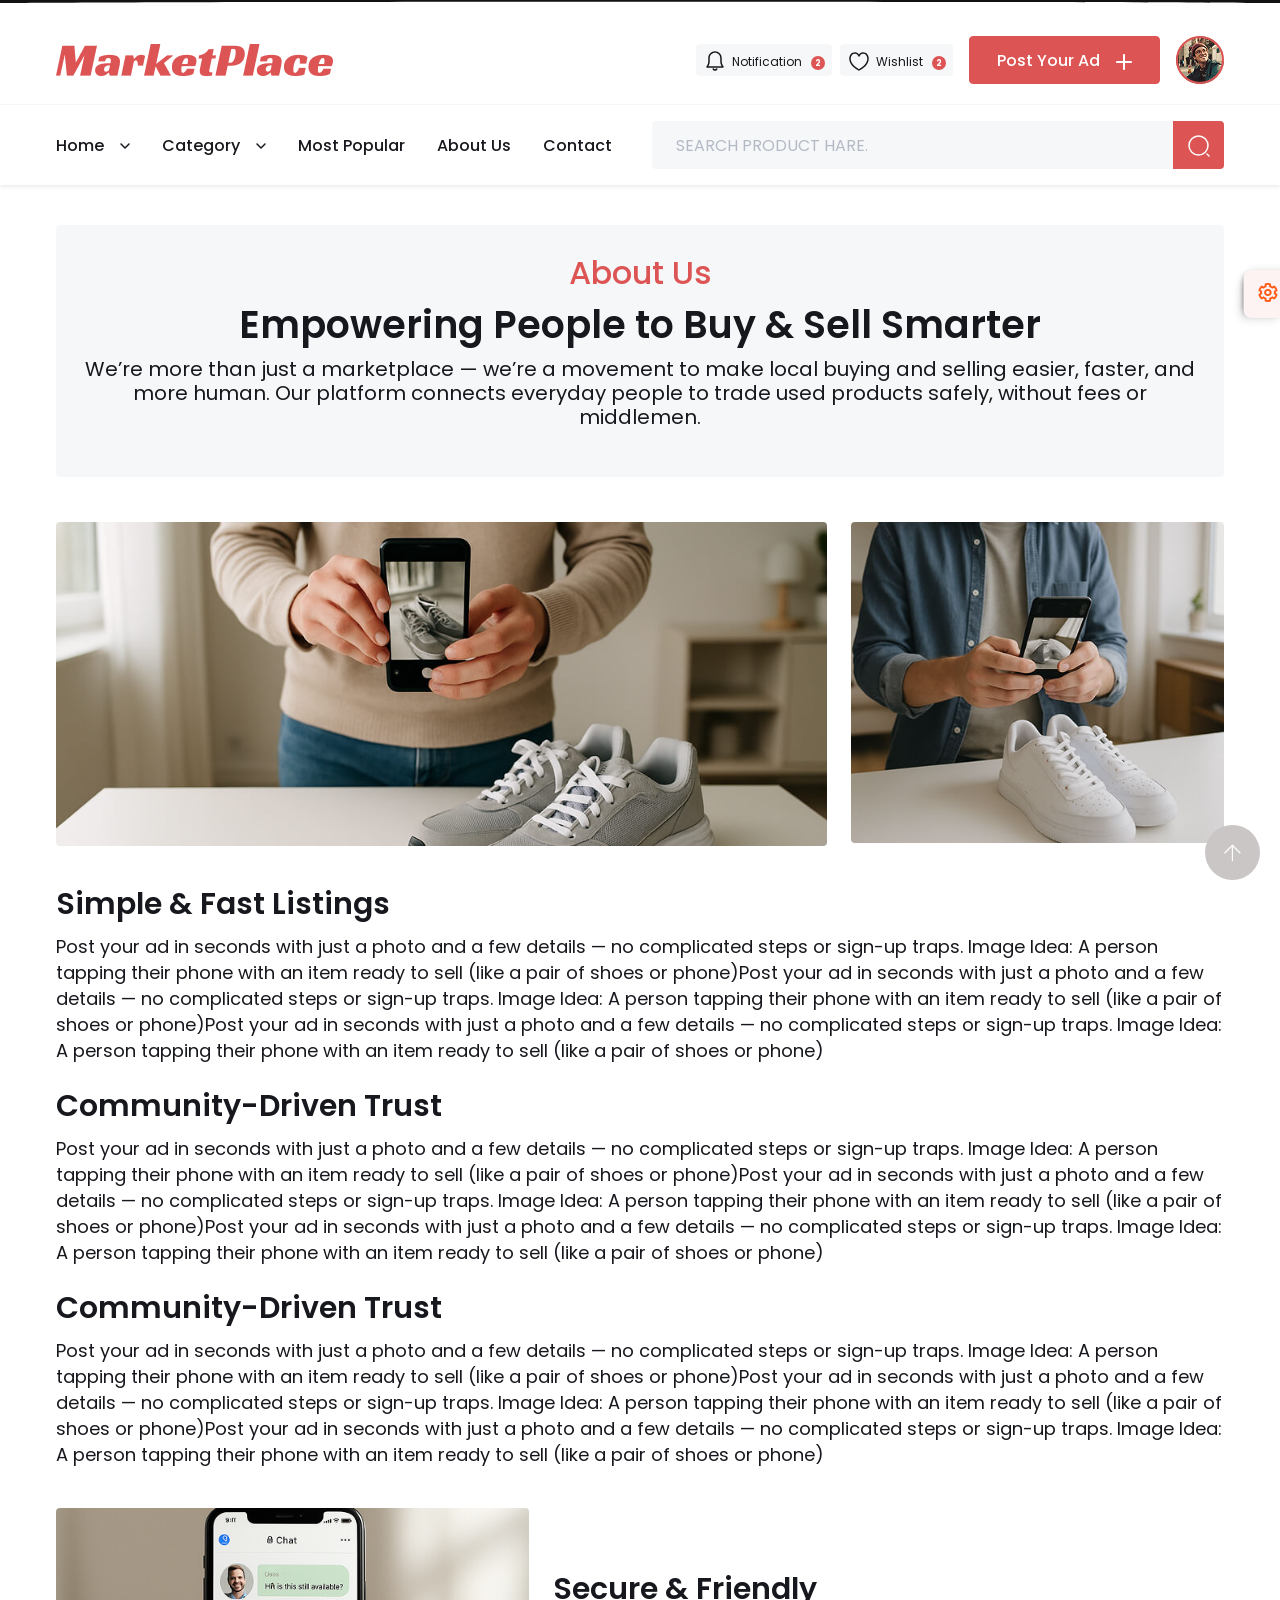
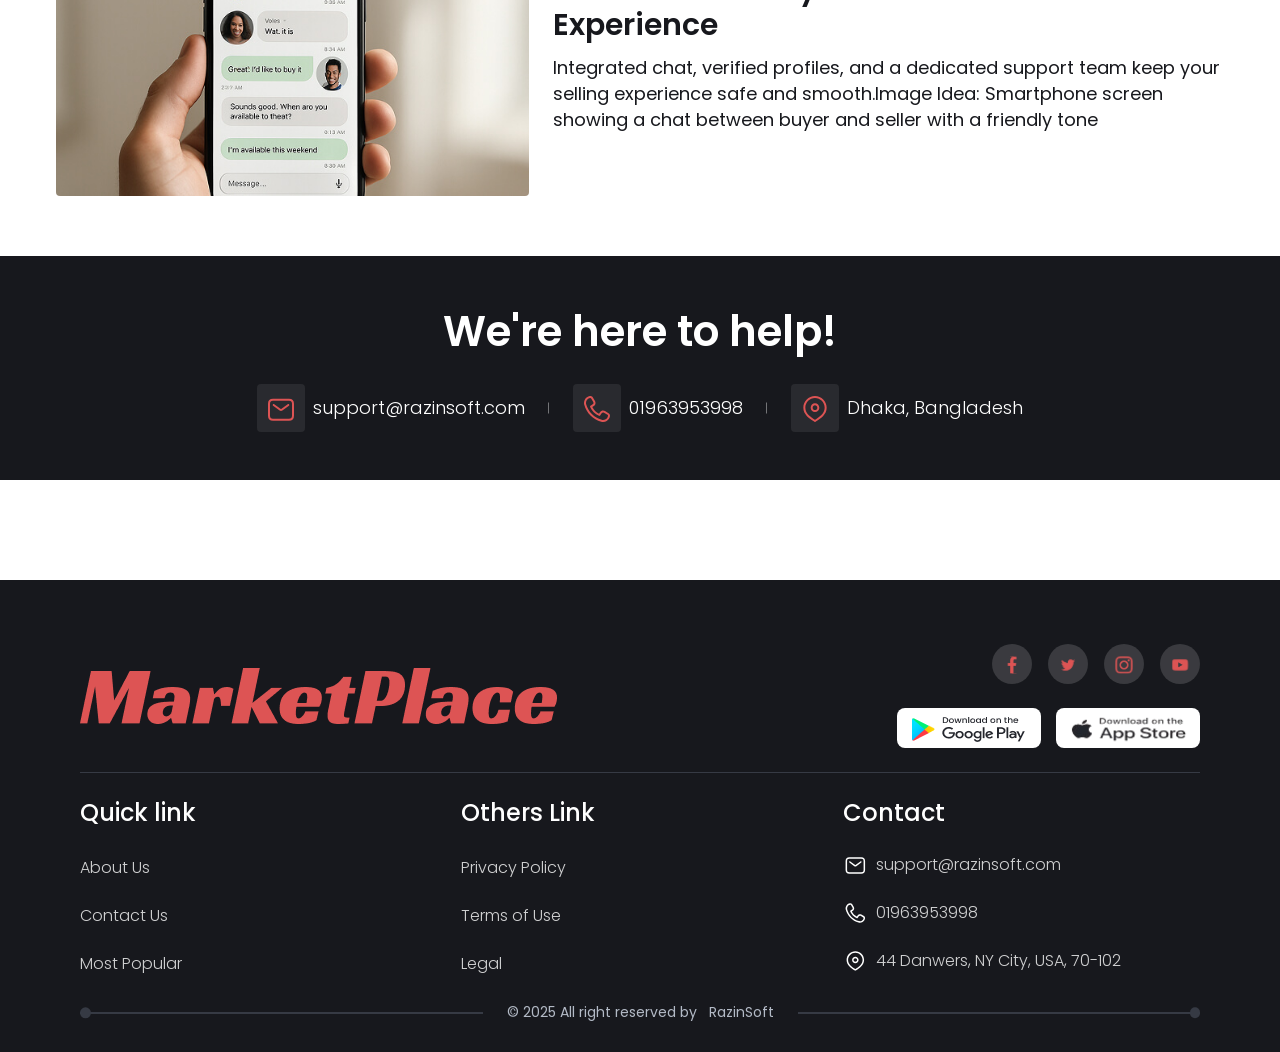
<file: about.html>
<!DOCTYPE html>
<html lang="en">

<head>
    <meta charset="UTF-8">
    <meta name="viewport" content="width=device-width, initial-scale=1.0">
    <title>Market-Place</title>
    <link rel="stylesheet" href="assets/css/bootstrap.min.css">
    <link rel="stylesheet" href="assets/css/magnific-popup.css">
    <link rel="stylesheet" href="assets/css/spacing.css">
    <link rel="stylesheet" href="assets/css/fontawesome-pro.css">
    <link rel="stylesheet" href="assets/css/swiper-bundle.min.css">
    <link rel="stylesheet" href="assets/css/animate.min.css">
    <link rel="stylesheet" href="assets/css/style.css">
    <!-- Place favicon.ico in the root directory -->
    <link rel="shortcut icon" type="image/x-icon" href="assets/img/logo/favicon.png">
</head>



<body class="rs-magic-cursor">
    <div class="loader-wrap">
        <svg viewBox="0 0 1000 1000" preserveAspectRatio="none">
            <path id="svg" d="M0,1005S175,995,500,995s500,5,500,5V0H0Z"></path>
        </svg>
        <div class="loader-wrap-heading">
            <div class="load-text">
                <span>M</span>
                <span>A</span>
                <span>R</span>
                <span>K</span>
                <span>E</span>
                <span>T</span>
                <span>-</span>
                <span>P</span>
                <span>L</span>
                <span>A</span>
                <span>C</span>
                <span>E</span>
            </div>
        </div>
    </div>

    <!-- scrollToTop -->
    <div class="scrollToTop active-progress">
        <div class="arrowUp">
            <i class="fal fa-arrow-up"></i>
        </div>
        <div class="water" style="transform: translate(0px, 47%);">
            <svg viewBox="0 0 560 20" class="water_wave water_wave_back">
                <use xlink:href="#wave"></use>
            </svg>
            <svg viewBox="0 0 560 20" class="water_wave water_wave_front">
                <use xlink:href="#wave"></use>
            </svg>
            <svg version="1.1" xmlns="http://www.w3.org/2000/svg" xmlns:xlink="http://www.w3.org/1999/xlink"
                viewBox="0 0 560 20" style="display: none;">
                <symbol id="wave">
                    <path
                        d="M420,20c21.5-0.4,38.8-2.5,51.1-4.5c13.4-2.2,26.5-5.2,27.3-5.4C514,6.5,518,4.7,528.5,2.7c7.1-1.3,17.9-2.8,31.5-2.7c0,0,0,0,0,0v20H420z"
                        fill="#"
                        style="transition: stroke-dashoffset 10ms linear; stroke-dasharray: 301.839, 301.839; stroke-dashoffset: 140.858px;">
                    </path>
                    <path
                        d="M420,20c-21.5-0.4-38.8-2.5-51.1-4.5c-13.4-2.2-26.5-5.2-27.3-5.4C326,6.5,322,4.7,311.5,2.7C304.3,1.4,293.6-0.1,280,0c0,0,0,0,0,0v20H420z"
                        fill="#"
                        style="transition: stroke-dashoffset 10ms linear; stroke-dasharray: 301.839, 301.839; stroke-dashoffset: 140.858px;">
                    </path>
                    <path
                        d="M140,20c21.5-0.4,38.8-2.5,51.1-4.5c13.4-2.2,26.5-5.2,27.3-5.4C234,6.5,238,4.7,248.5,2.7c7.1-1.3,17.9-2.8,31.5-2.7c0,0,0,0,0,0v20H140z"
                        fill="#"
                        style="transition: stroke-dashoffset 10ms linear; stroke-dasharray: 301.839, 301.839; stroke-dashoffset: 140.858px;">
                    </path>
                    <path
                        d="M140,20c-21.5-0.4-38.8-2.5-51.1-4.5c-13.4-2.2-26.5-5.2-27.3-5.4C46,6.5,42,4.7,31.5,2.7C24.3,1.4,13.6-0.1,0,0c0,0,0,0,0,0l0,20H140z"
                        fill="#"
                        style="transition: stroke-dashoffset 10ms linear; stroke-dasharray: 301.839, 301.839; stroke-dashoffset: 140.858px;">
                    </path>
                </symbol>
            </svg>
        </div>
    </div>
    <!-- Begin magic cursor -->
    <div id="magic-cursor" class="cursor-black-bg">
        <div id="ball"></div>
    </div>
    <!-- End magic cursor -->

    <!-- offcanvas start -->
    <div class="tp-offcanvas-area">
        <div class="tp-offcanvas-wrapper">
            <div class="tp-offcanvas-header d-flex justify-content-between align-items-center mb-90">
                <div class="tp-offcanvas-logo">
                    <a href="javascript:void(0)">
                        <img src="assets/img/logo/header-logo.png" alt="">
                    </a>
                </div>
                <div class="tp-offcanvas-close">
                    <button>
                        <i class="fal fa-times"></i>
                    </button>
                </div>
            </div>
            <div class="rs-header-top-right d-flex align-items-center justify-content-end">
                <a href="javascript:void(0)" class="rs-header-notification d-flex align-items-center">
                    <i class="rs-header-notification-icon">
                        <img src="assets/img/icon/bell.svg" alt="">
                    </i>
                    <span>Notification</span>
                    <cite>
                        2
                    </cite>
                </a>
                <a href="javascript:void(0)" class="rs-header-heart d-flex align-items-center">
                    <i class="rs-header-heart-icon">
                        <img src="assets/img/icon/heart.svg" alt="">
                    </i>
                    <span>Wishlist</span>
                    <cite>
                        2
                    </cite>
                </a>
                <a href="post-ad.html" class="rs-header-btn rs-btn d-flex align-items-center">
                    Post Your Ad
                    <svg xmlns="http://www.w3.org/2000/svg" width="16" height="16" viewBox="0 0 16 16" fill="none">
                        <path
                            d="M15 7H9V1C9 0.448 8.552 0 8 0C7.448 0 7 0.448 7 1V7H1C0.448 7 0 7.448 0 8C0 8.552 0.448 9 1 9H7V15C7 15.552 7.448 16 8 16C8.552 16 9 15.552 9 15V9H15C15.552 9 16 8.552 16 8C16 7.448 15.552 7 15 7Z"
                            fill="currentColor" />
                    </svg>
                </a>
            </div>
            <div class="tp-offcanvas-menu d-lg-none mb-50">
                <nav></nav>
            </div>
            <div class="tp-offcanvas-content mb-50 d-none d-xl-block">
                <h2 class="tp-offcanvas-title">
                    hello-there
                </h2>
                <p>
                    The IT agency industry is evolving at an incredible pace, showing no signs of slowing down.
                </p>
            </div>
            <div class="tp-offcanvas-gallery mb-50 br-10">
                <a class="popup-image" href="assets/img/hero/hero-06.jpg">
                    <img src="assets/img/hero/hero-06.jpg" alt="">
                </a>
                <a class="popup-image" href="assets/img/hero/hero-07.jpg">
                    <img src="assets/img/hero/hero-07.jpg" alt="">
                </a>
                <a class="popup-image" href="assets/img/hero/hero-03.jpg">
                    <img src="assets/img/hero/hero-03.jpg" alt="">
                </a>
                <a class="popup-image" href="assets/img/hero/hero-04.jpg">
                    <img src="assets/img/hero/hero-04.jpg" alt="">
                </a>
            </div>
            <div class="tp-offcanvas-info mb-50">
                <h3 class="tp-offcanvas-info-title mb-15">
                    information
                </h3>
                <span>
                    <a href="tel:+62427634206">
                        +624 276 342 06
                    </a>
                </span>
                <span>
                    <a href="mailto:support@gmail.com">
                        support@gmail.com
                    </a>
                </span>
                <span>
                    <a href="javascript:void(0)">
                        7240 Wentworth Road Valdosta, GA 31601
                    </a>
                </span>
            </div>
            <div class="tp-offcanvas-social">
                <h3 class="tp-offcanvas-social-title mb-15">
                    follow us
                </h3>
                <a href="javascript:void(0)"><i class="fab fa-facebook-f"></i></a>
                <a href="javascript:void(0)"><i class="fab fa-twitter"></i></a>
                <a href="javascript:void(0)"><i class="fab fa-linkedin-in"></i></a>
                <a href="javascript:void(0)"><i class="fab fa-instagram"></i></a>
            </div>
        </div>
    </div>
    <div class="tp-offcanvas-overlay"></div>
    <!-- offcanvas end -->

    <!-- sticky-header-start -->
    <div class="rs-header-sticky">
        <div class="container">
            <div class="row align-items-center">
                <div class="col-xl-3 col-lg-3 col-md-4 col-9">
                    <div class="rs-header-logo">
                        <a href="javascript:void(0)">
                            <img src="assets/img/logo/header-logo.png" alt="">
                        </a>
                    </div>
                </div>
                <div class="col-xl-7 col-lg-7 d-none d-lg-block">
                    <div class="rs-header-main-menu">
                        <nav class="tp-mobile-menu-active">
                            <ul class="justify-content-center">
                                <li>
                                    <a href="index.html">Home
                                        <svg xmlns="http://www.w3.org/2000/svg" width="10" height="6" viewBox="0 0 10 6"
                                            fill="currentColor">
                                            <path
                                                d="M5.00002 5.75076C4.80802 5.75076 4.61599 5.67778 4.46999 5.53079L0.469994 1.53079C0.176994 1.23779 0.176994 0.76275 0.469994 0.46975C0.762994 0.17675 1.23803 0.17675 1.53103 0.46975L5.001 3.93972L8.47097 0.46975C8.76397 0.17675 9.23901 0.17675 9.53201 0.46975C9.82501 0.76275 9.82501 1.23779 9.53201 1.53079L5.53201 5.53079C5.38401 5.67778 5.19202 5.75076 5.00002 5.75076Z"
                                                fill="currentColor" />
                                        </svg>
                                    </a>
                                    <div class="tp-megamenu-wrapper-2">
                                        <div class="row gx-0">
                                            <div class="tp-megamenu-list tp-megamenu-list-2">
                                                <ul class="rs-home-menu">
                                                    <li><a href="index.html">Home</a></li>
                                                    <li><a href="profile.html">My Profile</a></li>
                                                    <li><a href="seler-profile.html">Seler-Profile</a>
                                                    </li>
                                                    <li><a href="post-ad.html">Post-Ad</a></li>
                                                    <li><a href="about.html">Our-About</a></li>
                                                    <li><a href="product-details.html">Product-Details</a>
                                                    </li>
                                                    <li><a href="product-list.html">Product-List</a>
                                                    </li>

                                                    <li><a href="my-product-details.html">My-Product-Details</a>
                                                    </li>
                                                    <li><a href="about.html">Our-About</a></li>
                                                    <li><a href="contact.html">Contact</a></li>
                                                    <li><a href="log-in.html">Login</a></li>
                                                    <li><a href="sign-up.html">Sign-Up</a></li>
                                                </ul>
                                            </div>
                                        </div>
                                    </div>
                                </li>
                                <li>
                                    <a href="javascript:void(0)">Category
                                        <svg xmlns="http://www.w3.org/2000/svg" width="10" height="6" viewBox="0 0 10 6"
                                            fill="currentColor">
                                            <path
                                                d="M5.00002 5.75076C4.80802 5.75076 4.61599 5.67778 4.46999 5.53079L0.469994 1.53079C0.176994 1.23779 0.176994 0.76275 0.469994 0.46975C0.762994 0.17675 1.23803 0.17675 1.53103 0.46975L5.001 3.93972L8.47097 0.46975C8.76397 0.17675 9.23901 0.17675 9.53201 0.46975C9.82501 0.76275 9.82501 1.23779 9.53201 1.53079L5.53201 5.53079C5.38401 5.67778 5.19202 5.75076 5.00002 5.75076Z"
                                                fill="currentColor" />
                                        </svg>
                                    </a>
                                    <div class="tp-megamenu-wrapper ">
                                        <div class="row gx-0">
                                            <div class="tp-megamenu-list">
                                                <ul>
                                                    <li class="has-dropdown p-relative"><a
                                                            href="javascript:void(0)"><img
                                                                src="assets/img/cat/cat-04.png" alt="">
                                                            Modern Agency</a>
                                                        <ul class="sub-dropdown p-absolute">
                                                            <li><a href="javascript:void(0)"><img
                                                                        src="assets/img/cat/cat-04.png" alt=""> Modern
                                                                    Agency</a></li>
                                                            <li><a href="javascript:void(0)"><img
                                                                        src="assets/img/cat/cat-04.png" alt=""> Design
                                                                    Studio</a></li>
                                                            <li><a href="javascript:void(0)"><img
                                                                        src="assets/img/cat/cat-04.png" alt=""> Digital
                                                                    Marketing</a>
                                                            </li>
                                                            <li><a href="javascript:void(0)"><img
                                                                        src="assets/img/cat/cat-04.png" alt=""> Creative
                                                                    Studio</a></li>
                                                        </ul>
                                                    </li>
                                                    <li><a href="javascript:void(0)"><img
                                                                src="assets/img/cat/cat-04.png" alt="">
                                                            Design Studio</a></li>
                                                    <li><a href="javascript:void(0)"><img
                                                                src="assets/img/cat/cat-04.png" alt="">
                                                            Digital Marketing</a></li>
                                                    <li><a href="javascript:void(0)"><img
                                                                src="assets/img/cat/cat-04.png" alt="">
                                                            Creative Studio</a></li>
                                                    <li><a href="javascript:void(0)"><img
                                                                src="assets/img/cat/cat-04.png" alt="">
                                                            Design Agency</a></li>
                                                    <li><a href="javascript:void(0)"><img
                                                                src="assets/img/cat/cat-04.png" alt="">
                                                            Creative Agency</a></li>
                                                    <li><a href="javascript:void(0)"><img
                                                                src="assets/img/cat/cat-04.png" alt="">
                                                            Architecture Hub</a></li>
                                                    <li><a href="javascript:void(0)"><img
                                                                src="assets/img/cat/cat-04.png" alt="">
                                                            AI Image Generator</a></li>
                                                    <li><a href="javascript:void(0)"><img
                                                                src="assets/img/cat/cat-04.png" alt="">
                                                            Modern Agency</a></li>
                                                    <li><a href="javascript:void(0)"><img
                                                                src="assets/img/cat/cat-04.png" alt="">
                                                            Design Studio</a></li>
                                                    <li><a href="javascript:void(0)"><img
                                                                src="assets/img/cat/cat-04.png" alt="">
                                                            Digital Marketing</a></li>
                                                    <li><a href="javascript:void(0)"><img
                                                                src="assets/img/cat/cat-04.png" alt="">
                                                            Creative Studio</a></li>
                                                    <li><a href="javascript:void(0)"><img
                                                                src="assets/img/cat/cat-04.png" alt="">
                                                            Design Agency</a></li>
                                                    <li><a href="javascript:void(0)"><img
                                                                src="assets/img/cat/cat-04.png" alt="">
                                                            Creative Agency</a></li>
                                                    <li><a href="javascript:void(0)"><img
                                                                src="assets/img/cat/cat-04.png" alt="">
                                                            Architecture Hub</a></li>
                                                    <li><a href="javascript:void(0)"><img
                                                                src="assets/img/cat/cat-04.png" alt="">
                                                            AI Image Generator</a></li>
                                                    <li><a href="javascript:void(0)"><img
                                                                src="assets/img/cat/cat-04.png" alt="">
                                                            Modern Agency</a></li>
                                                    <li><a href="javascript:void(0)"><img
                                                                src="assets/img/cat/cat-04.png" alt="">
                                                            Design Studio</a></li>
                                                    <li><a href="javascript:void(0)"><img
                                                                src="assets/img/cat/cat-04.png" alt="">
                                                            Digital Marketing</a></li>
                                                    <li><a href="javascript:void(0)"><img
                                                                src="assets/img/cat/cat-04.png" alt="">
                                                            Creative Studio</a></li>
                                                    <li><a href="javascript:void(0)"><img
                                                                src="assets/img/cat/cat-04.png" alt="">
                                                            Design Agency</a></li>
                                                    <li><a href="javascript:void(0)"><img
                                                                src="assets/img/cat/cat-04.png" alt="">
                                                            Creative Agency</a></li>
                                                    <li><a href="javascript:void(0)"><img
                                                                src="assets/img/cat/cat-04.png" alt="">
                                                            Architecture Hub</a></li>
                                                    <li><a href="javascript:void(0)"><img
                                                                src="assets/img/cat/cat-04.png" alt="">
                                                            AI Image Generator</a></li>
                                                    <li><a href="javascript:void(0)"><img
                                                                src="assets/img/cat/cat-04.png" alt="">
                                                            Modern Agency</a></li>
                                                    <li><a href="javascript:void(0)"><img
                                                                src="assets/img/cat/cat-04.png" alt="">
                                                            Design Studio</a></li>
                                                    <li><a href="javascript:void(0)"><img
                                                                src="assets/img/cat/cat-04.png" alt="">
                                                            Digital Marketing</a></li>
                                                    <li><a href="javascript:void(0)"><img
                                                                src="assets/img/cat/cat-04.png" alt="">
                                                            Creative Studio</a></li>
                                                    <li><a href="javascript:void(0)"><img
                                                                src="assets/img/cat/cat-04.png" alt="">
                                                            Design Agency</a></li>
                                                    <li><a href="javascript:void(0)"><img
                                                                src="assets/img/cat/cat-04.png" alt="">
                                                            Creative Agency</a></li>
                                                    <li><a href="javascript:void(0)"><img
                                                                src="assets/img/cat/cat-04.png" alt="">
                                                            Architecture Hub</a></li>
                                                    <li><a href="javascript:void(0)"><img
                                                                src="assets/img/cat/cat-04.png" alt="">
                                                            AI Image Generator</a></li>
                                                </ul>
                                            </div>

                                        </div>
                                    </div>
                                </li>
                                <li><a href="javascript:void(0)">Most Popular</a></li>
                                <li><a href="about.html">About Us</a></li>
                                <li><a href="contact.html">Contact</a></li>
                            </ul>
                        </nav>
                    </div>
                </div>
                <div class="col-xl-2 col-lg-2 col-md-8 col-3">
                    <div class="rs-header-sticky-right d-flex align-items-center justify-content-end">
                        <a href="post-ad.html"
                            class="rs-header-btn rs-btn d-flex align-items-center p-0 d-none d-md-flex">
                            Post Ad
                        </a>
                        <div class="rs-header-abtar tp-header-author p-relative d-inline-block">
                            <img src="assets/img/abter/header-abtar.png" alt="">
                            <div class="tp-header-author-thumb-more p-absolute">
                                <a href="sign-in.html">
                                    <i class="fal fa-sign-in"></i>
                                    Sign In
                                </a>
                                <a href="profile.html">
                                    <i class="fal fa-user-alt"></i>
                                    Profile
                                </a>
                                <a href="#">
                                    <i class="fal fa-user-plus"></i>
                                    Add acount
                                </a>
                                <a href="javascript:void(0)">
                                    <i class="fal fa-sign-in"></i>
                                    Login
                                </a>
                                <a href="javascript:void(0)">
                                    <i class="fal fa-sign-in"></i>
                                    User Login
                                </a>
                                <a href="javascript:void(0)">
                                    <i class="fal fa-sign-out"></i>
                                    Logout
                                </a>
                            </div>
                        </div>
                        <div class="rs-offcanvas-btn ml-8">
                            <button class="d-lg-none d-md-block" data-bg-color="#ddd">
                                <svg xmlns="http://www.w3.org/2000/svg" width="20" height="20" viewBox="0 0 20 20"
                                    fill="none">
                                    <path
                                        d="M2.94801 5.07455C1.84307 5.08612 0.938738 4.19953 0.927183 3.09559C0.915628 1.99165 1.8012 1.08634 2.90614 1.07477C4.01108 1.0632 4.91541 1.94979 4.92696 3.05373C4.93852 4.15767 4.05295 5.06299 2.94801 5.07455ZM11.9266 2.98046C11.915 1.87652 11.0107 0.989939 9.90576 1.0015C8.80082 1.01307 7.91524 1.91839 7.9268 3.02233C7.93835 4.12627 8.84268 5.01285 9.94762 5.00129C11.0526 4.98972 11.9381 4.0844 11.9266 2.98046ZM18.9262 2.9072C18.9146 1.80326 18.0103 0.916674 16.9054 0.928239C15.8004 0.939805 14.9149 1.84512 14.9264 2.94906C14.938 4.053 15.8423 4.93959 16.9472 4.92802C18.0522 4.91645 18.9378 4.01114 18.9262 2.9072ZM5.00023 10.0533C4.98867 8.9494 4.08435 8.06282 2.97941 8.07439C1.87447 8.08595 0.988893 8.99127 1.00045 10.0952C1.012 11.1991 1.91633 12.0857 3.02127 12.0742C4.12621 12.0626 5.01178 11.1573 5.00023 10.0533ZM11.9998 9.98008C11.9883 8.87614 11.084 7.98956 9.97902 8.00112C8.87408 8.01269 7.98851 8.91801 8.00006 10.0219C8.01162 11.1259 8.91595 12.0125 10.0209 12.0009C11.1258 11.9893 12.0114 11.084 11.9998 9.98008ZM18.9995 9.90681C18.9879 8.80287 18.0836 7.91629 16.9786 7.92786C15.8737 7.93942 14.9881 8.84474 14.9997 9.94868C15.0112 11.0526 15.9156 11.9392 17.0205 11.9276C18.1254 11.9161 19.011 11.0108 18.9995 9.90681ZM5.07349 17.053C5.06194 15.949 4.15761 15.0624 3.05267 15.074C1.94773 15.0856 1.06216 15.9909 1.07371 17.0948C1.08527 18.1988 1.9896 19.0853 3.09454 19.0738C4.19948 19.0622 5.08505 18.1569 5.07349 17.053ZM12.0731 16.9797C12.0616 15.8758 11.1572 14.9892 10.0523 15.0007C8.94735 15.0123 8.06178 15.9176 8.07333 17.0216C8.08489 18.1255 8.98921 19.0121 10.0942 19.0005C11.1991 18.989 12.0847 18.0836 12.0731 16.9797ZM19.0727 16.9064C19.0612 15.8025 18.1568 14.9159 17.0519 14.9275C15.947 14.939 15.0614 15.8444 15.0729 16.9483C15.0845 18.0522 15.9888 18.9388 17.0938 18.9273C18.1987 18.9157 19.0843 18.0104 19.0727 16.9064Z"
                                        fill="#DD5454"></path>
                                </svg>
                            </button>
                        </div>
                    </div>
                </div>
            </div>
        </div>
    </div>
    <!-- sticky-header-end -->

    <!-- Template rtl start -->
    <div class="rs-template-settings">
        <div class="rs-template-settings-top">
            <div class="rs-template-settings-icon">
                <i class="far fa-cog"></i>
            </div>
            <h3 class="rs-template-settings-title">
                Template Settings
            </h3>
            <div class="rs-template-settings-button mb-10 d-flex align-items-center justify-content-between">
                <button class="active"><i class="far fa-moon"></i>Dark</button>
                <button><i class="far fa-sun"></i>Light</button>
            </div>
            <div
                class="rs-template-settings-button rs-template-settings-button-rtl d-flex align-items-center justify-content-between">
                <button>Rtl</button>
                <button class="active">Ltr</button>
            </div>
        </div>
    </div>
    <!-- Template rtl end -->

    <div id="smooth-wrapper">
        <div id="smooth-content">
            <!-- header start -->
            <header>
                <div class="rs-header-area">
                    <div class="container">
                        <div class="rs-header-top">
                            <div class="row align-items-center">
                                <div class="col-xl-4 col-lg-4 col-md-3 col-9">
                                    <div class="rs-header-logo">
                                        <a href="index.html">
                                            <img src="assets/img/logo/header-logo.png" alt="">
                                        </a>
                                    </div>
                                </div>
                                <div class="col-xl-8 col-lg-8 col-md-9 col-3">
                                    <div class="rs-header-top-right d-flex align-items-center justify-content-end">
                                        <a href="javascript:void(0)"
                                            class="rs-header-notification d-flex align-items-center d-none d-md-block">
                                            <i class="rs-header-notification-icon">
                                                <img src="assets/img/icon/bell.svg" alt="">
                                            </i>
                                            <span>Notification</span>
                                            <cite>
                                                2
                                            </cite>
                                        </a>
                                        <a href="javascript:void(0)"
                                            class="rs-header-heart d-flex align-items-center d-none d-md-block">
                                            <i class="rs-header-heart-icon">
                                                <img src="assets/img/icon/heart.svg" alt="">
                                            </i>
                                            <span>Wishlist</span>
                                            <cite>
                                                2
                                            </cite>
                                        </a>
                                        <a href="post-ad.html"
                                            class="rs-header-btn rs-btn d-flex align-items-center d-none d-md-block">
                                            Post Your Ad
                                            <svg xmlns="http://www.w3.org/2000/svg" width="16" height="16"
                                                viewBox="0 0 16 16" fill="none">
                                                <path
                                                    d="M15 7H9V1C9 0.448 8.552 0 8 0C7.448 0 7 0.448 7 1V7H1C0.448 7 0 7.448 0 8C0 8.552 0.448 9 1 9H7V15C7 15.552 7.448 16 8 16C8.552 16 9 15.552 9 15V9H15C15.552 9 16 8.552 16 8C16 7.448 15.552 7 15 7Z"
                                                    fill="currentColor" />
                                            </svg>
                                        </a>
                                        <div class="rs-header-abtar tp-header-author p-relative">
                                            <img src="assets/img/abter/header-abtar.png" alt="">
                                            <div class="tp-header-author-thumb-more p-absolute">
                                                <a href="sign-in.html">
                                                    <i class="fal fa-sign-in"></i>
                                                    Sign In
                                                </a>
                                                <a href="profile.html">
                                                    <i class="fal fa-user-alt"></i>
                                                    Profile
                                                </a>
                                                <a href="#">
                                                    <i class="fal fa-user-plus"></i>
                                                    Add acount
                                                </a>
                                                <a href="javascript:void(0)">
                                                    <i class="fal fa-sign-in"></i>
                                                    Login
                                                </a>
                                                <a href="javascript:void(0)">
                                                    <i class="fal fa-sign-in"></i>
                                                    User Login
                                                </a>
                                                <a href="javascript:void(0)">
                                                    <i class="fal fa-sign-out"></i>
                                                    Logout
                                                </a>
                                            </div>
                                        </div>
                                    </div>
                                </div>
                            </div>
                        </div>
                    </div>
                    <div class="rs-header-bottom">
                        <div class="container">
                            <div class="row align-items-center">
                                <div class="col-xl-6 col-lg-7 col-md-12">
                                    <div class="rs-header-main-menu d-none d-lg-block">
                                        <nav class="tp-mobile-menu-active">
                                            <ul>
                                                <li>
                                                    <a href="index.html">Home
                                                        <svg xmlns="http://www.w3.org/2000/svg" width="10" height="6"
                                                            viewBox="0 0 10 6" fill="currentColor">
                                                            <path
                                                                d="M5.00002 5.75076C4.80802 5.75076 4.61599 5.67778 4.46999 5.53079L0.469994 1.53079C0.176994 1.23779 0.176994 0.76275 0.469994 0.46975C0.762994 0.17675 1.23803 0.17675 1.53103 0.46975L5.001 3.93972L8.47097 0.46975C8.76397 0.17675 9.23901 0.17675 9.53201 0.46975C9.82501 0.76275 9.82501 1.23779 9.53201 1.53079L5.53201 5.53079C5.38401 5.67778 5.19202 5.75076 5.00002 5.75076Z"
                                                                fill="currentColor" />
                                                        </svg>
                                                    </a>
                                                    <div class="tp-megamenu-wrapper-2">
                                                        <div class="row gx-0">
                                                            <div class="tp-megamenu-list tp-megamenu-list-2">
                                                                <ul class="rs-home-menu">
                                                                    <li><a href="index.html">Home</a></li>
                                                                    <li><a href="profile.html">My Profile</a></li>
                                                                    <li><a href="seler-profile.html">Seler-Profile</a>
                                                                    </li>
                                                                    <li><a href="post-ad.html">Post-Ad</a></li>
                                                                    <li><a href="about.html">Our-About</a></li>
                                                                    <li><a
                                                                            href="product-details.html">Product-Details</a>
                                                                    </li>
                                                                    <li><a href="product-list.html">Product-List</a>
                                                                    </li>

                                                                    <li><a
                                                                            href="my-product-details.html">My-Product-Details</a>
                                                                    </li>
                                                                    <li><a href="about.html">Our-About</a></li>
                                                                    <li><a href="contact.html">Contact</a></li>
                                                                    <li><a href="log-in.html">Login</a></li>
                                                                    <li><a href="sign-up.html">Sign-Up</a></li>
                                                                </ul>
                                                            </div>
                                                        </div>
                                                    </div>
                                                </li>
                                                <li>
                                                    <a href="javascript:void(0)">Category
                                                        <svg xmlns="http://www.w3.org/2000/svg" width="10" height="6"
                                                            viewBox="0 0 10 6" fill="currentColor">
                                                            <path
                                                                d="M5.00002 5.75076C4.80802 5.75076 4.61599 5.67778 4.46999 5.53079L0.469994 1.53079C0.176994 1.23779 0.176994 0.76275 0.469994 0.46975C0.762994 0.17675 1.23803 0.17675 1.53103 0.46975L5.001 3.93972L8.47097 0.46975C8.76397 0.17675 9.23901 0.17675 9.53201 0.46975C9.82501 0.76275 9.82501 1.23779 9.53201 1.53079L5.53201 5.53079C5.38401 5.67778 5.19202 5.75076 5.00002 5.75076Z"
                                                                fill="currentColor" />
                                                        </svg>
                                                    </a>
                                                    <div class="tp-megamenu-wrapper ">
                                                        <div class="row gx-0">
                                                            <div class="tp-megamenu-list">
                                                                <ul>
                                                                    <li class="has-dropdown p-relative"><a
                                                                            href="javascript:void(0)"><img
                                                                                src="assets/img/cat/cat-04.png" alt="">
                                                                            Modern Agency</a>
                                                                        <ul class="sub-dropdown p-absolute">
                                                                            <li><a href="javascript:void(0)"><img
                                                                                        src="assets/img/cat/cat-04.png"
                                                                                        alt=""> Modern Agency</a></li>
                                                                            <li><a href="javascript:void(0)"><img
                                                                                        src="assets/img/cat/cat-04.png"
                                                                                        alt=""> Design Studio</a></li>
                                                                            <li><a href="javascript:void(0)"><img
                                                                                        src="assets/img/cat/cat-04.png"
                                                                                        alt=""> Digital Marketing</a>
                                                                            </li>
                                                                            <li><a href="javascript:void(0)"><img
                                                                                        src="assets/img/cat/cat-04.png"
                                                                                        alt=""> Creative Studio</a></li>
                                                                        </ul>
                                                                    </li>
                                                                    <li><a href="javascript:void(0)"><img
                                                                                src="assets/img/cat/cat-04.png" alt="">
                                                                            Design Studio</a></li>
                                                                    <li><a href="javascript:void(0)"><img
                                                                                src="assets/img/cat/cat-04.png" alt="">
                                                                            Digital Marketing</a></li>
                                                                    <li><a href="javascript:void(0)"><img
                                                                                src="assets/img/cat/cat-04.png" alt="">
                                                                            Creative Studio</a></li>
                                                                    <li><a href="javascript:void(0)"><img
                                                                                src="assets/img/cat/cat-04.png" alt="">
                                                                            Design Agency</a></li>
                                                                    <li><a href="javascript:void(0)"><img
                                                                                src="assets/img/cat/cat-04.png" alt="">
                                                                            Creative Agency</a></li>
                                                                    <li><a href="javascript:void(0)"><img
                                                                                src="assets/img/cat/cat-04.png" alt="">
                                                                            Architecture Hub</a></li>
                                                                    <li><a href="javascript:void(0)"><img
                                                                                src="assets/img/cat/cat-04.png" alt="">
                                                                            AI Image Generator</a></li>
                                                                    <li><a href="javascript:void(0)"><img
                                                                                src="assets/img/cat/cat-04.png" alt="">
                                                                            Modern Agency</a></li>
                                                                    <li><a href="javascript:void(0)"><img
                                                                                src="assets/img/cat/cat-04.png" alt="">
                                                                            Design Studio</a></li>
                                                                    <li><a href="javascript:void(0)"><img
                                                                                src="assets/img/cat/cat-04.png" alt="">
                                                                            Digital Marketing</a></li>
                                                                    <li><a href="javascript:void(0)"><img
                                                                                src="assets/img/cat/cat-04.png" alt="">
                                                                            Creative Studio</a></li>
                                                                    <li><a href="javascript:void(0)"><img
                                                                                src="assets/img/cat/cat-04.png" alt="">
                                                                            Design Agency</a></li>
                                                                    <li><a href="javascript:void(0)"><img
                                                                                src="assets/img/cat/cat-04.png" alt="">
                                                                            Creative Agency</a></li>
                                                                    <li><a href="javascript:void(0)"><img
                                                                                src="assets/img/cat/cat-04.png" alt="">
                                                                            Architecture Hub</a></li>
                                                                    <li><a href="javascript:void(0)"><img
                                                                                src="assets/img/cat/cat-04.png" alt="">
                                                                            AI Image Generator</a></li>
                                                                    <li><a href="javascript:void(0)"><img
                                                                                src="assets/img/cat/cat-04.png" alt="">
                                                                            Modern Agency</a></li>
                                                                    <li><a href="javascript:void(0)"><img
                                                                                src="assets/img/cat/cat-04.png" alt="">
                                                                            Design Studio</a></li>
                                                                    <li><a href="javascript:void(0)"><img
                                                                                src="assets/img/cat/cat-04.png" alt="">
                                                                            Digital Marketing</a></li>
                                                                    <li><a href="javascript:void(0)"><img
                                                                                src="assets/img/cat/cat-04.png" alt="">
                                                                            Creative Studio</a></li>
                                                                    <li><a href="javascript:void(0)"><img
                                                                                src="assets/img/cat/cat-04.png" alt="">
                                                                            Design Agency</a></li>
                                                                    <li><a href="javascript:void(0)"><img
                                                                                src="assets/img/cat/cat-04.png" alt="">
                                                                            Creative Agency</a></li>
                                                                    <li><a href="javascript:void(0)"><img
                                                                                src="assets/img/cat/cat-04.png" alt="">
                                                                            Architecture Hub</a></li>
                                                                    <li><a href="javascript:void(0)"><img
                                                                                src="assets/img/cat/cat-04.png" alt="">
                                                                            AI Image Generator</a></li>
                                                                    <li><a href="javascript:void(0)"><img
                                                                                src="assets/img/cat/cat-04.png" alt="">
                                                                            Modern Agency</a></li>
                                                                    <li><a href="javascript:void(0)"><img
                                                                                src="assets/img/cat/cat-04.png" alt="">
                                                                            Design Studio</a></li>
                                                                    <li><a href="javascript:void(0)"><img
                                                                                src="assets/img/cat/cat-04.png" alt="">
                                                                            Digital Marketing</a></li>
                                                                    <li><a href="javascript:void(0)"><img
                                                                                src="assets/img/cat/cat-04.png" alt="">
                                                                            Creative Studio</a></li>
                                                                    <li><a href="javascript:void(0)"><img
                                                                                src="assets/img/cat/cat-04.png" alt="">
                                                                            Design Agency</a></li>
                                                                    <li><a href="javascript:void(0)"><img
                                                                                src="assets/img/cat/cat-04.png" alt="">
                                                                            Creative Agency</a></li>
                                                                    <li><a href="javascript:void(0)"><img
                                                                                src="assets/img/cat/cat-04.png" alt="">
                                                                            Architecture Hub</a></li>
                                                                    <li><a href="javascript:void(0)"><img
                                                                                src="assets/img/cat/cat-04.png" alt="">
                                                                            AI Image Generator</a></li>
                                                                </ul>
                                                            </div>

                                                        </div>
                                                    </div>
                                                </li>
                                                <li><a href="javascript:void(0)">Most Popular</a></li>
                                                <li><a href="about.html">About Us</a></li>
                                                <li><a href="contact.html">Contact</a></li>
                                            </ul>
                                        </nav>
                                    </div>
                                </div>
                                <div class="col-xl-6 col-lg-5 col-md-12">
                                    <div class="rs-header-form">
                                        <form action="#">
                                            <input type="text" placeholder="Search Product Hare.">
                                            <a href="javascript:void(0)">
                                                <svg xmlns="http://www.w3.org/2000/svg" width="24" height="24"
                                                    viewBox="0 0 24 24" fill="none">
                                                    <path
                                                        d="M11.5 21C16.7467 21 21 16.7467 21 11.5C21 6.25329 16.7467 2 11.5 2C6.25329 2 2 6.25329 2 11.5C2 16.7467 6.25329 21 11.5 21Z"
                                                        stroke="white" stroke-width="1.5" stroke-linecap="round"
                                                        stroke-linejoin="round" />
                                                    <path d="M22 22L20 20" stroke="white" stroke-width="1.5"
                                                        stroke-linecap="round" stroke-linejoin="round" />
                                                </svg>
                                            </a>
                                        </form>
                                        <div class="rs-offcanvas-btn">
                                            <button class="d-lg-none d-md-block">
                                                <svg xmlns="http://www.w3.org/2000/svg" width="20" height="20"
                                                    viewBox="0 0 20 20" fill="none">
                                                    <path
                                                        d="M2.94801 5.07455C1.84307 5.08612 0.938738 4.19953 0.927183 3.09559C0.915628 1.99165 1.8012 1.08634 2.90614 1.07477C4.01108 1.0632 4.91541 1.94979 4.92696 3.05373C4.93852 4.15767 4.05295 5.06299 2.94801 5.07455ZM11.9266 2.98046C11.915 1.87652 11.0107 0.989939 9.90576 1.0015C8.80082 1.01307 7.91524 1.91839 7.9268 3.02233C7.93835 4.12627 8.84268 5.01285 9.94762 5.00129C11.0526 4.98972 11.9381 4.0844 11.9266 2.98046ZM18.9262 2.9072C18.9146 1.80326 18.0103 0.916674 16.9054 0.928239C15.8004 0.939805 14.9149 1.84512 14.9264 2.94906C14.938 4.053 15.8423 4.93959 16.9472 4.92802C18.0522 4.91645 18.9378 4.01114 18.9262 2.9072ZM5.00023 10.0533C4.98867 8.9494 4.08435 8.06282 2.97941 8.07439C1.87447 8.08595 0.988893 8.99127 1.00045 10.0952C1.012 11.1991 1.91633 12.0857 3.02127 12.0742C4.12621 12.0626 5.01178 11.1573 5.00023 10.0533ZM11.9998 9.98008C11.9883 8.87614 11.084 7.98956 9.97902 8.00112C8.87408 8.01269 7.98851 8.91801 8.00006 10.0219C8.01162 11.1259 8.91595 12.0125 10.0209 12.0009C11.1258 11.9893 12.0114 11.084 11.9998 9.98008ZM18.9995 9.90681C18.9879 8.80287 18.0836 7.91629 16.9786 7.92786C15.8737 7.93942 14.9881 8.84474 14.9997 9.94868C15.0112 11.0526 15.9156 11.9392 17.0205 11.9276C18.1254 11.9161 19.011 11.0108 18.9995 9.90681ZM5.07349 17.053C5.06194 15.949 4.15761 15.0624 3.05267 15.074C1.94773 15.0856 1.06216 15.9909 1.07371 17.0948C1.08527 18.1988 1.9896 19.0853 3.09454 19.0738C4.19948 19.0622 5.08505 18.1569 5.07349 17.053ZM12.0731 16.9797C12.0616 15.8758 11.1572 14.9892 10.0523 15.0007C8.94735 15.0123 8.06178 15.9176 8.07333 17.0216C8.08489 18.1255 8.98921 19.0121 10.0942 19.0005C11.1991 18.989 12.0847 18.0836 12.0731 16.9797ZM19.0727 16.9064C19.0612 15.8025 18.1568 14.9159 17.0519 14.9275C15.947 14.939 15.0614 15.8444 15.0729 16.9483C15.0845 18.0522 15.9888 18.9388 17.0938 18.9273C18.1987 18.9157 19.0843 18.0104 19.0727 16.9064Z"
                                                        fill="#DD5454" />
                                                </svg>
                                            </button>
                                        </div>
                                    </div>
                                </div>
                            </div>
                        </div>
                    </div>
                </div>
            </header>
            <!-- header end -->

            <main>
                <section class="rs-about-area">
                    <div class="container">
                        <div class="rs-about-top-content br-4 pt-24 pb-24 pl-16 pr-16 mt-40" data-bg-color="#F6F7F9">
                            <div class="rs-section-title-wrapper mb-24 text-center">
                                <h1 class="rs-section-title mb-6 fns-32 mb-8" data-color="#DD5454">
                                    About Us
                                </h1>
                                <span class="rs-section-sub-title fnw-600 fns-40 mb-12" data-color="#17181D">
                                    Empowering People to Buy & Sell Smarter
                                </span>
                                <p class="fns-20" data-color="#17181D">
                                    We’re more than just a marketplace — we’re a movement to make local buying and
                                    selling easier, faster, and more human. Our platform connects everyday people to
                                    trade used products safely, without fees or middlemen.
                                </p>
                            </div>
                        </div>
                        <div class="row">
                            <div class="col-xl-8 col-lg-8 col-md-6 col-6">
                                <div class="rs-about-img">
                                    <img src="assets/img/about/about-01.jpg" alt="">
                                </div>
                            </div>
                            <div class="col-xl-4 col-lg-4 col-md-6 col-6">
                                <div class="rs-about-img">
                                    <img src="assets/img/about/about-02.jpg" alt="">
                                </div>
                            </div>
                            <div class="rs-about-content rs-about-content-1 mb-24">
                                <h2 class="rs-about-title">
                                    Simple & Fast Listings
                                </h2>
                                <p class="rs-about-text">
                                    Post your ad in seconds with just a photo and a few details — no complicated steps
                                    or sign-up traps. Image Idea: A person tapping their phone with an item ready to
                                    sell (like a pair of shoes or phone)Post your ad in seconds with just a photo and a
                                    few details — no complicated steps or sign-up traps. Image Idea: A person tapping
                                    their phone with an item ready to sell (like a pair of shoes or phone)Post your ad
                                    in seconds with just a photo and a few details — no complicated steps or sign-up
                                    traps. Image Idea: A person tapping their phone with an item ready to sell (like a
                                    pair of shoes or phone)
                                </p>
                            </div>
                            <div class="rs-about-content mb-24">
                                <h2 class="rs-about-title">
                                    Community-Driven Trust
                                </h2>
                                <p class="rs-about-text">
                                    Post your ad in seconds with just a photo and a few details — no complicated steps
                                    or sign-up traps. Image Idea: A person tapping their phone with an item ready to
                                    sell (like a pair of shoes or phone)Post your ad in seconds with just a photo and a
                                    few details — no complicated steps or sign-up traps. Image Idea: A person tapping
                                    their phone with an item ready to sell (like a pair of shoes or phone)Post your ad
                                    in seconds with just a photo and a few details — no complicated steps or sign-up
                                    traps. Image Idea: A person tapping their phone with an item ready to sell (like a
                                    pair of shoes or phone)
                                </p>
                            </div>
                            <div class="rs-about-content">
                                <h2 class="rs-about-title">
                                    Community-Driven Trust
                                </h2>
                                <p class="rs-about-text">
                                    Post your ad in seconds with just a photo and a few details — no complicated steps
                                    or sign-up traps. Image Idea: A person tapping their phone with an item ready to
                                    sell (like a pair of shoes or phone)Post your ad in seconds with just a photo and a
                                    few details — no complicated steps or sign-up traps. Image Idea: A person tapping
                                    their phone with an item ready to sell (like a pair of shoes or phone)Post your ad
                                    in seconds with just a photo and a few details — no complicated steps or sign-up
                                    traps. Image Idea: A person tapping their phone with an item ready to sell (like a
                                    pair of shoes or phone)
                                </p>
                            </div>
                            <div class="rs-about-bottom-content mt-40 mb-60">
                                <div class="row">
                                    <div class="col-xl-5 col-lg-5 col-md-6">
                                        <img class="br-4 rs-about-bottom-img" src="assets/img/about/about-03.jpg"
                                            alt="">
                                    </div>
                                    <div class="col-xl-7 col-lg-7 col-md-6">
                                        <div class="rs-about-content h-100 d-flex flex-column justify-content-center">
                                            <h2 class="rs-about-title fns-40">
                                                Secure & Friendly <br> Experience
                                            </h2>
                                            <p class="rs-about-text rs-about-text-last">
                                                Integrated chat, verified profiles, and a dedicated support team keep
                                                your selling experience safe and smooth.<br class="d-lg-none">Image
                                                Idea: Smartphone screen
                                                showing a chat between buyer and seller with a friendly tone
                                            </p>
                                        </div>
                                    </div>
                                </div>
                            </div>
                        </div>
                    </div>
                </section>
                <!-- contact info start -->
                <section class="rs-contact-info-area pt-48 pb-48 mb-100" data-bg-color="#17181D">
                    <div class="container">
                        <div class="row">
                            <div class="rs-contact-info-content">
                                <h3 class="rs-contact-info-title mb-24 text-center">
                                    We're here to help!
                                </h3>
                                <div class="rs-contact-form-contact">
                                    <a href="mailto:support@razinsoft.com" class="d-flex align-items-center gap-8">
                                        <span class="rs-contact-form-icon">
                                            <svg xmlns="http://www.w3.org/2000/svg" width="26" height="23"
                                                viewBox="0 0 26 23" fill="none">
                                                <path
                                                    d="M21 22.666H5C1.776 22.666 0 20.89 0 17.666V5.66602C0 2.44202 1.776 0.666016 5 0.666016H21C24.224 0.666016 26 2.44202 26 5.66602V17.666C26 20.89 24.224 22.666 21 22.666ZM5 2.66602C2.89733 2.66602 2 3.56335 2 5.66602V17.666C2 19.7687 2.89733 20.666 5 20.666H21C23.1027 20.666 24 19.7687 24 17.666V5.66602C24 3.56335 23.1027 2.66602 21 2.66602H5ZM14.3721 12.5714L20.9212 7.80868C21.3679 7.48468 21.4666 6.85802 21.1413 6.41136C20.8173 5.96602 20.1935 5.86468 19.7441 6.19135L13.1947 10.954C13.0773 11.0394 12.9214 11.0394 12.804 10.954L6.25456 6.19135C5.80389 5.86468 5.18142 5.96736 4.85742 6.41136C4.53209 6.85802 4.63081 7.48334 5.07747 7.80868L11.6266 12.5727C12.0373 12.8713 12.5187 13.0193 12.9987 13.0193C13.4787 13.0193 13.9627 12.87 14.3721 12.5714Z"
                                                    fill="#DD5454" />
                                            </svg>
                                        </span>
                                        support@razinsoft.com
                                    </a>
                                    <a href="tel:+01963953998" class="d-flex align-items-center gap-8">
                                        <span class="rs-contact-form-icon">
                                            <svg xmlns="http://www.w3.org/2000/svg" width="26" height="26"
                                                viewBox="0 0 26 26" fill="none">
                                                <path
                                                    d="M19.0678 26.0032C18.4558 26.0032 17.8399 25.9205 17.2319 25.7539C9.01185 23.4979 2.50383 16.9939 0.246499 8.77922C-0.266835 6.91122 0.0144285 4.96454 1.0411 3.30054C2.07176 1.62854 3.76651 0.448538 5.69051 0.0645379C6.97051 -0.191462 8.23584 0.379214 8.88517 1.47388L10.9692 4.99386C11.9812 6.70319 11.4783 8.90453 9.82365 10.0059L8.31583 11.0085C9.72517 13.9019 12.0956 16.2792 14.977 17.6872L15.9932 16.1712C17.1012 14.5192 19.3025 14.0245 21.0105 15.0419L24.5346 17.1432C25.6253 17.7939 26.1892 19.0672 25.9412 20.3099C25.5572 22.2339 24.3771 23.9285 22.7065 24.9592C21.5838 25.6499 20.3345 26.0032 19.0678 26.0032ZM6.30249 2.00053C6.23716 2.00053 6.17052 2.00722 6.10652 2.02055C4.70119 2.30189 3.48386 3.14852 2.7452 4.34986C2.0132 5.53652 1.81183 6.92187 2.17716 8.24854C4.24783 15.7859 10.2198 21.7552 17.7611 23.8245C19.0891 24.1885 20.4703 23.9859 21.6557 23.2552C22.8557 22.5152 23.7039 21.2965 23.9799 19.9152C24.0626 19.5005 23.8745 19.0752 23.5092 18.8579L19.9864 16.7565C19.1931 16.2845 18.169 16.5152 17.6544 17.2819L16.1677 19.5019C15.9011 19.8992 15.3866 20.0512 14.9519 19.8672C11.0012 18.2152 7.78655 14.9939 6.13322 11.0285C5.94922 10.5859 6.10369 10.0765 6.50236 9.8112L8.7172 8.33785C9.4852 7.82719 9.71847 6.80453 9.2478 6.01119L7.16382 2.49252C6.98115 2.18318 6.65049 2.00053 6.30249 2.00053Z"
                                                    fill="#DD5454" />
                                            </svg>
                                        </span>
                                        01963953998
                                    </a>
                                    <a href="javascript:void(0)" class="d-flex align-items-center gap-8">
                                        <span class="rs-contact-form-icon">
                                            <svg xmlns="http://www.w3.org/2000/svg" width="24" height="26"
                                                viewBox="0 0 24 26" fill="none">
                                                <path
                                                    d="M11.9987 0C5.56536 0 0.332031 5.23333 0.332031 11.6667C0.332031 18.4907 6.59469 22.6266 10.7387 25.3639L11.444 25.832C11.612 25.944 11.8054 26 11.9987 26C12.192 26 12.3854 25.944 12.5534 25.832L13.2587 25.3639C17.4027 22.6266 23.6654 18.4907 23.6654 11.6667C23.6654 5.23333 18.432 0 11.9987 0ZM12.1574 23.6947L11.9987 23.8001L11.84 23.6947C7.82669 21.044 2.33203 17.4147 2.33203 11.6667C2.33203 6.336 6.66803 2 11.9987 2C17.3294 2 21.6654 6.336 21.6654 11.6667C21.6654 17.4147 16.1694 21.0453 12.1574 23.6947ZM11.9987 7.33333C9.60936 7.33333 7.66536 9.27733 7.66536 11.6667C7.66536 14.056 9.60936 16 11.9987 16C14.388 16 16.332 14.056 16.332 11.6667C16.332 9.27733 14.388 7.33333 11.9987 7.33333ZM11.9987 14C10.712 14 9.66536 12.9533 9.66536 11.6667C9.66536 10.38 10.712 9.33333 11.9987 9.33333C13.2854 9.33333 14.332 10.38 14.332 11.6667C14.332 12.9533 13.2854 14 11.9987 14Z"
                                                    fill="#DD5454" />
                                            </svg>
                                        </span>
                                        Dhaka, Bangladesh
                                    </a>
                                </div>
                            </div>
                        </div>
                    </div>
                </section>
                <!-- contact info end -->
            </main>

            <!-- footer start -->
            <footer class="rs-footer-area" data-bg-color="#17181D">
                <div class="container">
                    <div class="rs-footer-top pb-24 mb-24">
                        <div class="row align-items-center">
                            <div class="col-xl-8 col-lg-8 col-md-5 col-12">
                                <div class="rs-footer-logo">
                                    <a href="javascript:void(0)">
                                        <img src="assets/img/logo/footer-logo.png" alt="">
                                    </a>
                                </div>
                            </div>
                            <div class="col-xl-4 col-lg-4 col-md-7 col-12">
                                <div class="rs-footer-top-right">
                                    <div
                                        class="rs-footer-social d-flex align-items-center gap-16 justify-content-end mb-24">
                                        <a href="javascript:void(0)">
                                            <img src="assets/img/icon/facebook.svg" alt="">
                                        </a>
                                        <a href="javascript:void(0)">
                                            <img src="assets/img/icon/twitter.svg" alt="">
                                        </a>
                                        <a href="javascript:void(0)">
                                            <img src="assets/img/icon/instagram.svg" alt="">
                                        </a>
                                        <a href="javascript:void(0)">
                                            <img src="assets/img/icon/you-tube.svg" alt="">
                                        </a>
                                    </div>
                                    <div
                                        class="rs-footer-download-app d-flex align-items-center justify-content-end gap-15">
                                        <a href="javascript:void(0)">
                                            <img src="assets/img/icon/download-play-store.png" alt="">
                                        </a>
                                        <a href="javascript:void(0)">
                                            <img src="assets/img/icon/download-apple.png" alt="">
                                        </a>
                                    </div>
                                </div>
                            </div>
                        </div>
                    </div>
                    <div class="row">
                        <div class="col-xl-4 col-lg-4 col-md-4">
                            <div class="rs-footer-widget">
                                <div class="rs-footer-widget-content">
                                    <h3 class="rs-footer-widget-title">
                                        Quick link
                                    </h3>
                                    <div class="rs-footer-widget-menu">
                                        <ul>
                                            <li><a href="about.html">About Us</a></li>
                                            <li><a href="contact.html">Contact Us</a></li>
                                            <li><a href="javascript:void(0)">Most Popular</a></li>
                                        </ul>
                                    </div>
                                </div>
                            </div>
                        </div>
                        <div class="col-xl-4 col-lg-4 col-md-4">
                            <div class="rs-footer-widget rs-footer-widget-2">
                                <div class="rs-footer-widget-content">
                                    <h3 class="rs-footer-widget-title">
                                        Others Link
                                    </h3>
                                    <div class="rs-footer-widget-menu">
                                        <ul>
                                            <li><a href="javascript:void(0)">Privacy Policy</a></li>
                                            <li><a href="javascript:void(0)">Terms of Use</a></li>
                                            <li><a href="javascript:void(0)">Legal</a></li>
                                        </ul>
                                    </div>
                                </div>
                            </div>
                        </div>
                        <div class="col-xl-4 col-lg-4 col-md-4">
                            <div class="rs-footer-widget rs-footer-widget-3">
                                <div class="rs-footer-widget-content">
                                    <h3 class="rs-footer-widget-title">
                                        Contact
                                    </h3>
                                    <div class="rs-footer-contact">
                                        <a href="mailto:support@razinsoft.com" class="d-flex align-items-center gap-8">
                                            <svg xmlns="http://www.w3.org/2000/svg" width="25" height="24"
                                                viewBox="0 0 25 24" fill="none">
                                                <path
                                                    d="M18.3335 20.75H6.3335C3.9155 20.75 2.5835 19.418 2.5835 17V8C2.5835 5.582 3.9155 4.25 6.3335 4.25H18.3335C20.7515 4.25 22.0835 5.582 22.0835 8V17C22.0835 19.418 20.7515 20.75 18.3335 20.75ZM6.3335 5.75C4.7565 5.75 4.0835 6.423 4.0835 8V17C4.0835 18.577 4.7565 19.25 6.3335 19.25H18.3335C19.9105 19.25 20.5835 18.577 20.5835 17V8C20.5835 6.423 19.9105 5.75 18.3335 5.75H6.3335ZM13.3625 13.179L18.2744 9.60699C18.6094 9.36399 18.6835 8.89401 18.4395 8.55901C18.1965 8.22501 17.7286 8.149 17.3916 8.394L12.4795 11.966C12.3915 12.03 12.2745 12.03 12.1865 11.966L7.27441 8.394C6.93641 8.149 6.46956 8.22601 6.22656 8.55901C5.98256 8.89401 6.0566 9.36299 6.3916 9.60699L11.3035 13.18C11.6115 13.404 11.9725 13.515 12.3325 13.515C12.6925 13.515 13.0555 13.403 13.3625 13.179Z"
                                                    fill="white" />
                                            </svg>
                                            support@razinsoft.com
                                        </a>
                                        <a href="tel:+01963953998" class="d-flex align-items-center gap-8">
                                            <svg xmlns="http://www.w3.org/2000/svg" width="25" height="24"
                                                viewBox="0 0 25 24" fill="none">
                                                <path
                                                    d="M16.8856 21.7534C16.4266 21.7534 15.9646 21.6914 15.5086 21.5664C9.3436 19.8744 4.46259 14.9964 2.76959 8.83539C2.38459 7.43439 2.59554 5.97438 3.36554 4.72638C4.13854 3.47238 5.4096 2.58738 6.8526 2.29938C7.8126 2.10738 8.76159 2.53539 9.24859 3.35639L10.8116 5.99637C11.5706 7.27837 11.1935 8.92937 9.95245 9.75537L8.82159 10.5074C9.87859 12.6774 11.6564 14.4604 13.8174 15.5164L14.5796 14.3794C15.4106 13.1404 17.0616 12.7694 18.3426 13.5324L20.9857 15.1084C21.8037 15.5964 22.2266 16.5514 22.0406 17.4834C21.7526 18.9264 20.8676 20.1974 19.6146 20.9704C18.7726 21.4884 17.8356 21.7534 16.8856 21.7534ZM7.31158 3.75138C7.26258 3.75138 7.21261 3.75639 7.16461 3.76639C6.11061 3.97739 5.19761 4.61237 4.64361 5.51337C4.09461 6.40337 3.94359 7.44238 4.21759 8.43738C5.77059 14.0904 10.2496 18.5674 15.9056 20.1194C16.9016 20.3924 17.9375 20.2404 18.8265 19.6924C19.7265 19.1374 20.3626 18.2234 20.5696 17.1874C20.6316 16.8764 20.4906 16.5574 20.2166 16.3944L17.5745 14.8184C16.9795 14.4644 16.2115 14.6374 15.8255 15.2124L14.7105 16.8774C14.5105 17.1754 14.1246 17.2894 13.7986 17.1514C10.8356 15.9124 8.42463 13.4964 7.18463 10.5224C7.04663 10.1904 7.16249 9.80838 7.46149 9.60938L9.12262 8.50437C9.69862 8.12137 9.87357 7.35437 9.52057 6.75937L7.95758 4.12036C7.82058 3.88836 7.57258 3.75138 7.31158 3.75138Z"
                                                    fill="white" />
                                            </svg>
                                            01963953998
                                        </a>
                                        <a href="javascript:void(0)" class="d-flex align-items-center gap-8">
                                            <svg xmlns="http://www.w3.org/2000/svg" width="25" height="24"
                                                viewBox="0 0 25 24" fill="none">
                                                <path
                                                    d="M12.3335 2.25C7.5085 2.25 3.5835 6.175 3.5835 11C3.5835 16.118 8.28049 19.2199 11.3885 21.2729L11.9175 21.624C12.0435 21.708 12.1885 21.75 12.3335 21.75C12.4785 21.75 12.6235 21.708 12.7495 21.624L13.2785 21.2729C16.3865 19.2199 21.0835 16.118 21.0835 11C21.0835 6.175 17.1585 2.25 12.3335 2.25ZM12.4525 20.021L12.3335 20.1001L12.2145 20.021C9.20449 18.033 5.0835 15.311 5.0835 11C5.0835 7.002 8.3355 3.75 12.3335 3.75C16.3315 3.75 19.5835 7.002 19.5835 11C19.5835 15.311 15.4615 18.034 12.4525 20.021ZM12.3335 7.75C10.5415 7.75 9.0835 9.208 9.0835 11C9.0835 12.792 10.5415 14.25 12.3335 14.25C14.1255 14.25 15.5835 12.792 15.5835 11C15.5835 9.208 14.1255 7.75 12.3335 7.75ZM12.3335 12.75C11.3685 12.75 10.5835 11.965 10.5835 11C10.5835 10.035 11.3685 9.25 12.3335 9.25C13.2985 9.25 14.0835 10.035 14.0835 11C14.0835 11.965 13.2985 12.75 12.3335 12.75Z"
                                                    fill="white" />
                                            </svg>
                                            44 Danwers, NY City, USA, 70-102
                                        </a>
                                    </div>
                                </div>
                            </div>
                        </div>
                    </div>
                    <div class="row">
                        <div class="rs-footer-copyright-area text-center">
                            <div class="rs-footer-copyright-text">
                                <p>© 2025 All right reserved by &nbsp;
                                    <a href="javascript:void(0)"> RazinSoft</a>
                                </p>
                                <div class="rs-footer-copyright-border p-relative"></div>
                            </div>
                        </div>
                    </div>
                </div>
            </footer>
            <!-- footer end -->
        </div>
    </div>

    <script src="assets/js/jquery-3.7.1.min.js"></script>
    <script src="assets/js/bootstrap.bundle.min.js"></script>
    <script src="assets/js/jarallax.min.js"></script>
    <script src="assets/js/magnific-popup.min.js"></script>
    <script src="assets/js/gsap.min.js"></script>
    <script src="assets/js/ScrollSmoother.min.js"></script>
    <script src="assets/js/ScrollTrigger.min.js"></script>
    <script src="assets/js/ScrollToPlugin.min.js"></script>
    <script src="assets/js/tp-cursor.js"></script>
    <script src="assets/js/swiper-bundle.min.js"></script>
    <script src="assets/js/isotope.pkgd.min.js"></script>
    <script src="assets/js/imagesloaded.pkgd.min.js"></script>
    <script src="assets/js/wow.js"></script>
    <script src="assets/js/jquery.counterup.min.js"></script>
    <script src="assets/js/main.js"></script>
</body>

</html>
</file>
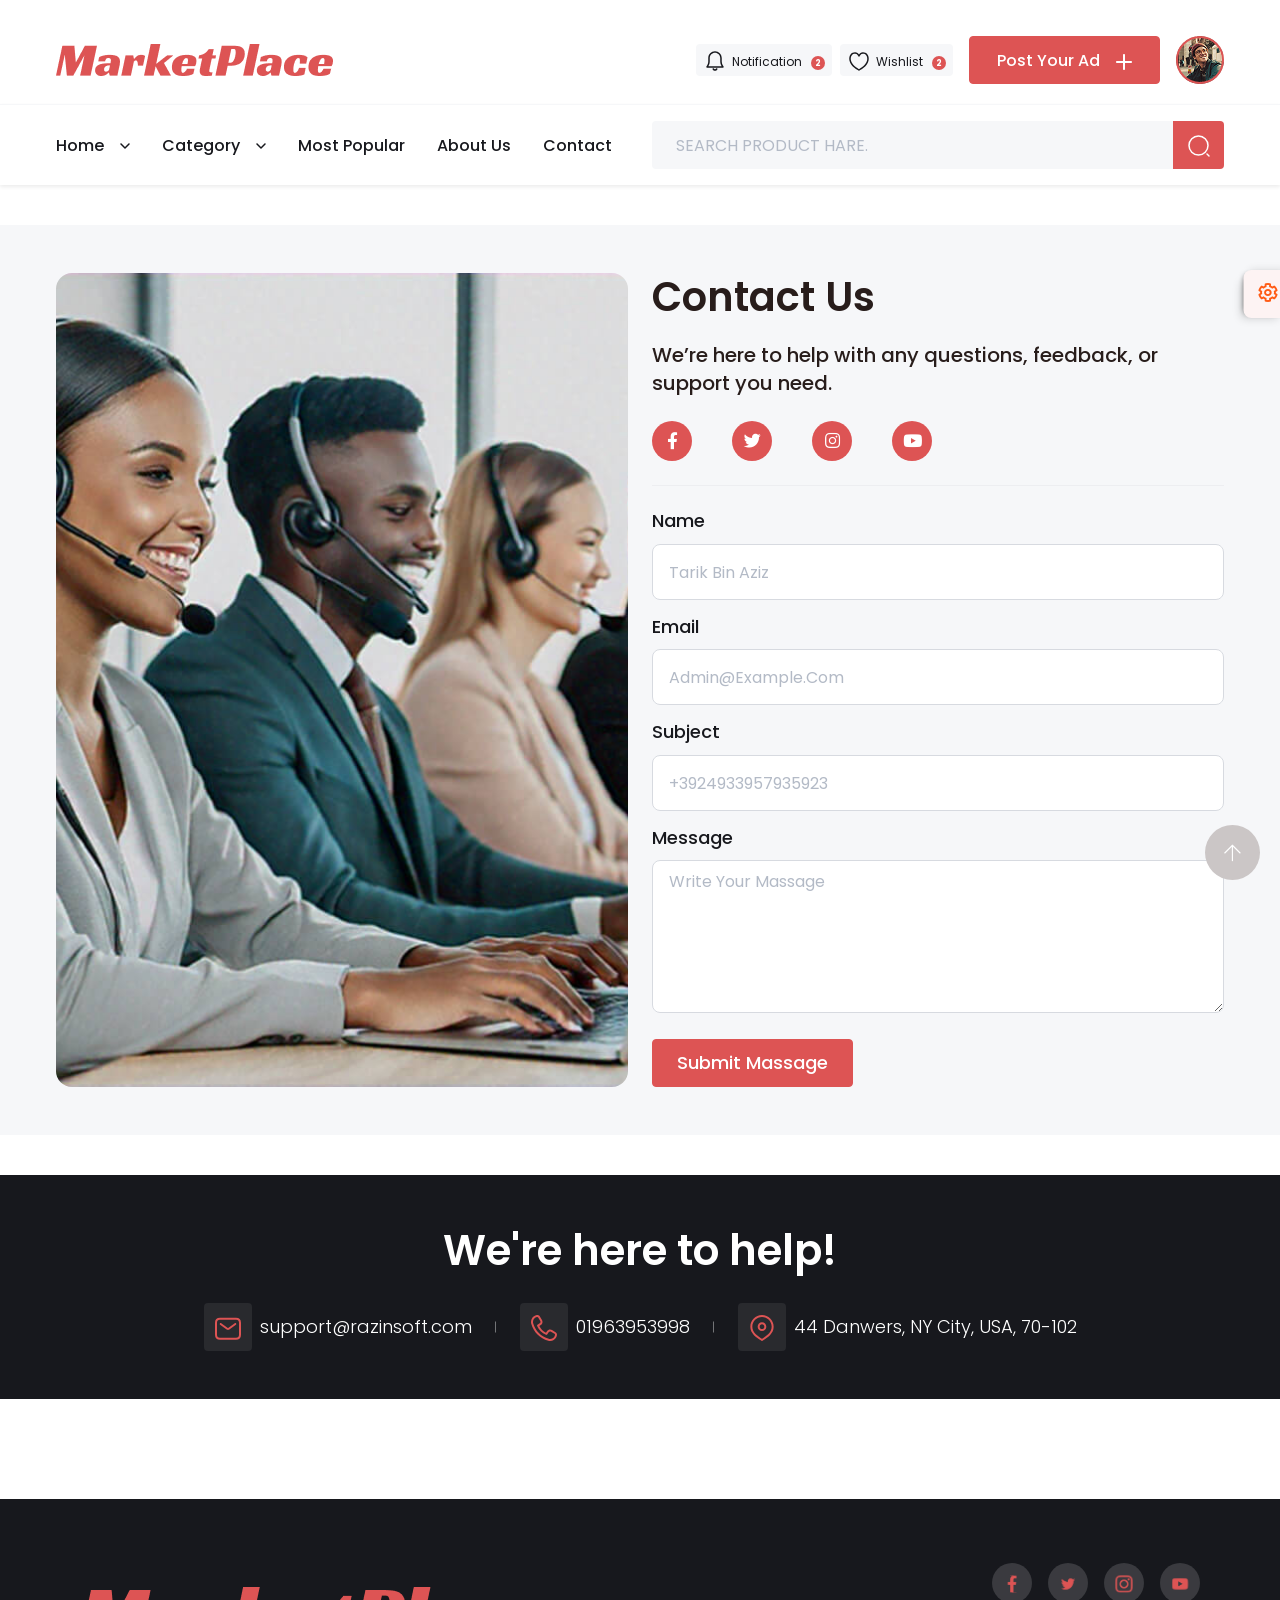
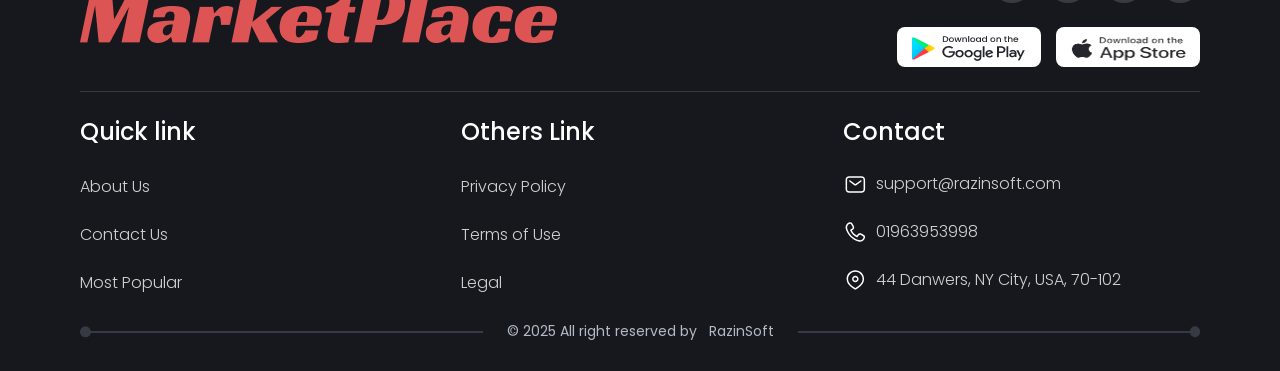
<file: contact.html>
<!DOCTYPE html>
<html lang="en" style="scroll-behavior: smooth;overscroll-behavior: none;">

<head>
    <meta charset="UTF-8">
    <meta name="viewport" content="width=device-width, initial-scale=1.0">
    <title>CONTACT</title>
    <link rel="stylesheet" href="assets/css/bootstrap.min.css">
    <link rel="stylesheet" href="assets/css/magnific-popup.css">
    <link rel="stylesheet" href="assets/css/spacing.css">
    <link rel="stylesheet" href="assets/css/fontawesome-pro.css">
      <link rel="stylesheet" href="assets/css/swiper-bundle.min.css">
    <link rel="stylesheet" href="assets/css/animate.min.css">
    <link rel="stylesheet" href="assets/css/style.css">
    <!-- Place favicon.ico in the root directory -->
    <link rel="shortcut icon" type="image/x-icon" href="assets/img/logo/favicon.png">
</head>


<body class="rs-magic-cursor">
    <div class="loader-wrap">
        <svg viewBox="0 0 1000 1000" preserveAspectRatio="none">
            <path id="svg" d="M0,1005S175,995,500,995s500,5,500,5V0H0Z"></path>
        </svg>
        <div class="loader-wrap-heading">
            <div class="load-text">
                <span>M</span>
                <span>A</span>
                <span>R</span>
                <span>K</span>
                <span>E</span>
                <span>T</span>
                <span>-</span>
                <span>P</span>
                <span>L</span>
                <span>A</span>
                <span>C</span>
                <span>E</span>
            </div>
        </div>
    </div>

    <!-- scrollToTop -->
    <div class="scrollToTop active-progress">
        <div class="arrowUp">
            <i class="fal fa-arrow-up"></i>
        </div>
        <div class="water" style="transform: translate(0px, 47%);">
            <svg viewBox="0 0 560 20" class="water_wave water_wave_back">
                <use xlink:href="#wave"></use>
            </svg>
            <svg viewBox="0 0 560 20" class="water_wave water_wave_front">
                <use xlink:href="#wave"></use>
            </svg>
            <svg version="1.1" xmlns="http://www.w3.org/2000/svg" xmlns:xlink="http://www.w3.org/1999/xlink"
                viewBox="0 0 560 20" style="display: none;">
                <symbol id="wave">
                    <path
                        d="M420,20c21.5-0.4,38.8-2.5,51.1-4.5c13.4-2.2,26.5-5.2,27.3-5.4C514,6.5,518,4.7,528.5,2.7c7.1-1.3,17.9-2.8,31.5-2.7c0,0,0,0,0,0v20H420z"
                        fill="#"
                        style="transition: stroke-dashoffset 10ms linear; stroke-dasharray: 301.839, 301.839; stroke-dashoffset: 140.858px;">
                    </path>
                    <path
                        d="M420,20c-21.5-0.4-38.8-2.5-51.1-4.5c-13.4-2.2-26.5-5.2-27.3-5.4C326,6.5,322,4.7,311.5,2.7C304.3,1.4,293.6-0.1,280,0c0,0,0,0,0,0v20H420z"
                        fill="#"
                        style="transition: stroke-dashoffset 10ms linear; stroke-dasharray: 301.839, 301.839; stroke-dashoffset: 140.858px;">
                    </path>
                    <path
                        d="M140,20c21.5-0.4,38.8-2.5,51.1-4.5c13.4-2.2,26.5-5.2,27.3-5.4C234,6.5,238,4.7,248.5,2.7c7.1-1.3,17.9-2.8,31.5-2.7c0,0,0,0,0,0v20H140z"
                        fill="#"
                        style="transition: stroke-dashoffset 10ms linear; stroke-dasharray: 301.839, 301.839; stroke-dashoffset: 140.858px;">
                    </path>
                    <path
                        d="M140,20c-21.5-0.4-38.8-2.5-51.1-4.5c-13.4-2.2-26.5-5.2-27.3-5.4C46,6.5,42,4.7,31.5,2.7C24.3,1.4,13.6-0.1,0,0c0,0,0,0,0,0l0,20H140z"
                        fill="#"
                        style="transition: stroke-dashoffset 10ms linear; stroke-dasharray: 301.839, 301.839; stroke-dashoffset: 140.858px;">
                    </path>
                </symbol>
            </svg>
        </div>
    </div>
    <!-- Begin magic cursor -->
    <div id="magic-cursor" class="cursor-black-bg">
        <div id="ball"></div>
    </div>
    <!-- End magic cursor -->
    <!-- offcanvas start -->
    <div class="tp-offcanvas-area">
        <div class="tp-offcanvas-wrapper">
            <div class="tp-offcanvas-header d-flex justify-content-between align-items-center mb-90">
                <div class="tp-offcanvas-logo">
                    <a href="javascript:void(0)">
                        <img src="assets/img/logo/header-logo.png" alt="">
                    </a>
                </div>
                <div class="tp-offcanvas-close">
                    <button>
                        <i class="fal fa-times"></i>
                    </button>
                </div>
            </div>
            <div class="rs-header-top-right d-flex align-items-center justify-content-end">
                <a href="javascript:void(0)" class="rs-header-notification d-flex align-items-center">
                    <i class="rs-header-notification-icon">
                        <img src="assets/img/icon/bell.svg" alt="">
                    </i>
                    <span>Notification</span>
                    <cite>
                        2
                    </cite>
                </a>
                <a href="javascript:void(0)" class="rs-header-heart d-flex align-items-center">
                    <i class="rs-header-heart-icon">
                        <img src="assets/img/icon/heart.svg" alt="">
                    </i>
                    <span>Wishlist</span>
                    <cite>
                        2
                    </cite>
                </a>
                <a href="post-ad.html" class="rs-header-btn rs-btn d-flex align-items-center">
                    Post Your Ad
                    <svg xmlns="http://www.w3.org/2000/svg" width="16" height="16" viewBox="0 0 16 16" fill="none">
                        <path
                            d="M15 7H9V1C9 0.448 8.552 0 8 0C7.448 0 7 0.448 7 1V7H1C0.448 7 0 7.448 0 8C0 8.552 0.448 9 1 9H7V15C7 15.552 7.448 16 8 16C8.552 16 9 15.552 9 15V9H15C15.552 9 16 8.552 16 8C16 7.448 15.552 7 15 7Z"
                            fill="currentColor" />
                    </svg>
                </a>
            </div>
            <div class="tp-offcanvas-menu d-lg-none mb-50">
                <nav></nav>
            </div>
            <div class="tp-offcanvas-content mb-50 d-none d-xl-block">
                <h2 class="tp-offcanvas-title">
                    hello-there
                </h2>
                <p>
                    The IT agency industry is evolving at an incredible pace, showing no signs of slowing down.
                </p>
            </div>
            <div class="tp-offcanvas-gallery mb-50 br-10">
                <a class="popup-image" href="assets/img/hero/hero-06.jpg">
                    <img src="assets/img/hero/hero-06.jpg" alt="">
                </a>
                <a class="popup-image" href="assets/img/hero/hero-07.jpg">
                    <img src="assets/img/hero/hero-07.jpg" alt="">
                </a>
                <a class="popup-image" href="assets/img/hero/hero-03.jpg">
                    <img src="assets/img/hero/hero-03.jpg" alt="">
                </a>
                <a class="popup-image" href="assets/img/hero/hero-04.jpg">
                    <img src="assets/img/hero/hero-04.jpg" alt="">
                </a>
            </div>
            <div class="tp-offcanvas-info mb-50">
                <h3 class="tp-offcanvas-info-title mb-15">
                    information
                </h3>
                <span>
                    <a href="tel:+62427634206">
                        +624 276 342 06
                    </a>
                </span>
                <span>
                    <a href="mailto:support@gmail.com">
                        support@gmail.com
                    </a>
                </span>
                <span>
                    <a href="javascript:void(0)">
                        7240 Wentworth Road Valdosta, GA 31601
                    </a>
                </span>
            </div>
            <div class="tp-offcanvas-social">
                <h3 class="tp-offcanvas-social-title mb-15">
                    follow us
                </h3>
                <a href="javascript:void(0)"><i class="fab fa-facebook-f"></i></a>
                <a href="javascript:void(0)"><i class="fab fa-twitter"></i></a>
                <a href="javascript:void(0)"><i class="fab fa-linkedin-in"></i></a>
                <a href="javascript:void(0)"><i class="fab fa-instagram"></i></a>
            </div>
        </div>
    </div>
    <div class="tp-offcanvas-overlay"></div>
    <!-- offcanvas end -->

    <!-- sticky-header-start -->
    <div class="rs-header-sticky">
        <div class="container">
            <div class="row align-items-center">
                <div class="col-xl-3 col-lg-3 col-md-4 col-9">
                    <div class="rs-header-logo">
                        <a href="javascript:void(0)">
                            <img src="assets/img/logo/header-logo.png" alt="">
                        </a>
                    </div>
                </div>
                <div class="col-xl-7 col-lg-7 d-none d-lg-block">
                    <div class="rs-header-main-menu">
                        <nav class="tp-mobile-menu-active">
                            <ul class="justify-content-center">
                                <li>
                                    <a href="index.html">Home
                                        <svg xmlns="http://www.w3.org/2000/svg" width="10" height="6" viewBox="0 0 10 6"
                                            fill="currentColor">
                                            <path
                                                d="M5.00002 5.75076C4.80802 5.75076 4.61599 5.67778 4.46999 5.53079L0.469994 1.53079C0.176994 1.23779 0.176994 0.76275 0.469994 0.46975C0.762994 0.17675 1.23803 0.17675 1.53103 0.46975L5.001 3.93972L8.47097 0.46975C8.76397 0.17675 9.23901 0.17675 9.53201 0.46975C9.82501 0.76275 9.82501 1.23779 9.53201 1.53079L5.53201 5.53079C5.38401 5.67778 5.19202 5.75076 5.00002 5.75076Z"
                                                fill="currentColor" />
                                        </svg>
                                    </a>
                                    <div class="tp-megamenu-wrapper-2">
                                        <div class="row gx-0">
                                            <div class="tp-megamenu-list tp-megamenu-list-2">
                                                <ul class="rs-home-menu">
                                                    <li><a href="index.html">Home</a></li>
                                                    <li><a href="profile.html">My Profile</a></li>
                                                    <li><a href="seler-profile.html">Seler-Profile</a>
                                                    </li>
                                                           <li><a href="post-ad.html">Post-Ad</a></li>
                                                                    <li><a href="about.html">Our-About</a></li>
                                                    <li><a href="product-details.html">Product-Details</a>
                                                    </li>
                                                    <li><a href="product-list.html">Product-List</a>
                                                    </li>

                                                    <li><a href="my-product-details.html">My-Product-Details</a>
                                                    </li>
                                                    <li><a href="about.html">Our-About</a></li>
                                                    <li><a href="contact.html">Contact</a></li>
                                                    <li><a href="log-in.html">Login</a></li>
                                                    <li><a href="sign-up.html">Sign-Up</a></li>
                                                </ul>
                                            </div>
                                        </div>
                                    </div>
                                </li>
                                <li>
                                    <a href="javascript:void(0)">Category
                                        <svg xmlns="http://www.w3.org/2000/svg" width="10" height="6" viewBox="0 0 10 6"
                                            fill="currentColor">
                                            <path
                                                d="M5.00002 5.75076C4.80802 5.75076 4.61599 5.67778 4.46999 5.53079L0.469994 1.53079C0.176994 1.23779 0.176994 0.76275 0.469994 0.46975C0.762994 0.17675 1.23803 0.17675 1.53103 0.46975L5.001 3.93972L8.47097 0.46975C8.76397 0.17675 9.23901 0.17675 9.53201 0.46975C9.82501 0.76275 9.82501 1.23779 9.53201 1.53079L5.53201 5.53079C5.38401 5.67778 5.19202 5.75076 5.00002 5.75076Z"
                                                fill="currentColor" />
                                        </svg>
                                    </a>
                                    <div class="tp-megamenu-wrapper ">
                                        <div class="row gx-0">
                                            <div class="tp-megamenu-list">
                                                <ul>
                                                    <li class="has-dropdown p-relative"><a
                                                            href="javascript:void(0)"><img
                                                                src="assets/img/cat/cat-04.png" alt="">
                                                            Modern Agency</a>
                                                        <ul class="sub-dropdown p-absolute">
                                                            <li><a href="javascript:void(0)"><img
                                                                        src="assets/img/cat/cat-04.png" alt=""> Modern
                                                                    Agency</a></li>
                                                            <li><a href="javascript:void(0)"><img
                                                                        src="assets/img/cat/cat-04.png" alt=""> Design
                                                                    Studio</a></li>
                                                            <li><a href="javascript:void(0)"><img
                                                                        src="assets/img/cat/cat-04.png" alt=""> Digital
                                                                    Marketing</a>
                                                            </li>
                                                            <li><a href="javascript:void(0)"><img
                                                                        src="assets/img/cat/cat-04.png" alt=""> Creative
                                                                    Studio</a></li>
                                                        </ul>
                                                    </li>
                                                    <li><a href="javascript:void(0)"><img
                                                                src="assets/img/cat/cat-04.png" alt="">
                                                            Design Studio</a></li>
                                                    <li><a href="javascript:void(0)"><img
                                                                src="assets/img/cat/cat-04.png" alt="">
                                                            Digital Marketing</a></li>
                                                    <li><a href="javascript:void(0)"><img
                                                                src="assets/img/cat/cat-04.png" alt="">
                                                            Creative Studio</a></li>
                                                    <li><a href="javascript:void(0)"><img
                                                                src="assets/img/cat/cat-04.png" alt="">
                                                            Design Agency</a></li>
                                                    <li><a href="javascript:void(0)"><img
                                                                src="assets/img/cat/cat-04.png" alt="">
                                                            Creative Agency</a></li>
                                                    <li><a href="javascript:void(0)"><img
                                                                src="assets/img/cat/cat-04.png" alt="">
                                                            Architecture Hub</a></li>
                                                    <li><a href="javascript:void(0)"><img
                                                                src="assets/img/cat/cat-04.png" alt="">
                                                            AI Image Generator</a></li>
                                                    <li><a href="javascript:void(0)"><img
                                                                src="assets/img/cat/cat-04.png" alt="">
                                                            Modern Agency</a></li>
                                                    <li><a href="javascript:void(0)"><img
                                                                src="assets/img/cat/cat-04.png" alt="">
                                                            Design Studio</a></li>
                                                    <li><a href="javascript:void(0)"><img
                                                                src="assets/img/cat/cat-04.png" alt="">
                                                            Digital Marketing</a></li>
                                                    <li><a href="javascript:void(0)"><img
                                                                src="assets/img/cat/cat-04.png" alt="">
                                                            Creative Studio</a></li>
                                                    <li><a href="javascript:void(0)"><img
                                                                src="assets/img/cat/cat-04.png" alt="">
                                                            Design Agency</a></li>
                                                    <li><a href="javascript:void(0)"><img
                                                                src="assets/img/cat/cat-04.png" alt="">
                                                            Creative Agency</a></li>
                                                    <li><a href="javascript:void(0)"><img
                                                                src="assets/img/cat/cat-04.png" alt="">
                                                            Architecture Hub</a></li>
                                                    <li><a href="javascript:void(0)"><img
                                                                src="assets/img/cat/cat-04.png" alt="">
                                                            AI Image Generator</a></li>
                                                    <li><a href="javascript:void(0)"><img
                                                                src="assets/img/cat/cat-04.png" alt="">
                                                            Modern Agency</a></li>
                                                    <li><a href="javascript:void(0)"><img
                                                                src="assets/img/cat/cat-04.png" alt="">
                                                            Design Studio</a></li>
                                                    <li><a href="javascript:void(0)"><img
                                                                src="assets/img/cat/cat-04.png" alt="">
                                                            Digital Marketing</a></li>
                                                    <li><a href="javascript:void(0)"><img
                                                                src="assets/img/cat/cat-04.png" alt="">
                                                            Creative Studio</a></li>
                                                    <li><a href="javascript:void(0)"><img
                                                                src="assets/img/cat/cat-04.png" alt="">
                                                            Design Agency</a></li>
                                                    <li><a href="javascript:void(0)"><img
                                                                src="assets/img/cat/cat-04.png" alt="">
                                                            Creative Agency</a></li>
                                                    <li><a href="javascript:void(0)"><img
                                                                src="assets/img/cat/cat-04.png" alt="">
                                                            Architecture Hub</a></li>
                                                    <li><a href="javascript:void(0)"><img
                                                                src="assets/img/cat/cat-04.png" alt="">
                                                            AI Image Generator</a></li>
                                                    <li><a href="javascript:void(0)"><img
                                                                src="assets/img/cat/cat-04.png" alt="">
                                                            Modern Agency</a></li>
                                                    <li><a href="javascript:void(0)"><img
                                                                src="assets/img/cat/cat-04.png" alt="">
                                                            Design Studio</a></li>
                                                    <li><a href="javascript:void(0)"><img
                                                                src="assets/img/cat/cat-04.png" alt="">
                                                            Digital Marketing</a></li>
                                                    <li><a href="javascript:void(0)"><img
                                                                src="assets/img/cat/cat-04.png" alt="">
                                                            Creative Studio</a></li>
                                                    <li><a href="javascript:void(0)"><img
                                                                src="assets/img/cat/cat-04.png" alt="">
                                                            Design Agency</a></li>
                                                    <li><a href="javascript:void(0)"><img
                                                                src="assets/img/cat/cat-04.png" alt="">
                                                            Creative Agency</a></li>
                                                    <li><a href="javascript:void(0)"><img
                                                                src="assets/img/cat/cat-04.png" alt="">
                                                            Architecture Hub</a></li>
                                                    <li><a href="javascript:void(0)"><img
                                                                src="assets/img/cat/cat-04.png" alt="">
                                                            AI Image Generator</a></li>
                                                </ul>
                                            </div>

                                        </div>
                                    </div>
                                </li>
                                <li><a href="javascript:void(0)">Most Popular</a></li>
                                <li><a href="about.html">About Us</a></li>
                                <li><a href="contact.html">Contact</a></li>
                            </ul>
                        </nav>
                    </div>
                </div>
                <div class="col-xl-2 col-lg-2 col-md-8 col-3">
                    <div class="rs-header-sticky-right d-flex align-items-center justify-content-end">
                        <a href="post-ad.html"
                            class="rs-header-btn rs-btn d-flex align-items-center p-0 d-none d-md-flex">
                            Post Ad
                        </a>
                        <div class="rs-header-abtar tp-header-author p-relative d-inline-block">
                            <img src="assets/img/abter/header-abtar.png" alt="">
                            <div class="tp-header-author-thumb-more p-absolute">
                                 <a href="sign-in.html">
                                    <i class="fal fa-sign-in"></i>
                                    Sign In
                                </a>
                                <a href="profile.html">
                                    <i class="fal fa-user-alt"></i>
                                    Profile
                                </a>
                                <a href="#">
                                    <i class="fal fa-user-plus"></i>
                                    Add acount
                                </a>
                                <a href="javascript:void(0)">
                                    <i class="fal fa-sign-in"></i>
                                    Login
                                </a>
                                <a href="javascript:void(0)">
                                    <i class="fal fa-sign-in"></i>
                                    User Login
                                </a>
                                <a href="javascript:void(0)">
                                    <i class="fal fa-sign-out"></i>
                                    Logout
                                </a>
                            </div>
                        </div>
                        <div class="rs-offcanvas-btn ml-8">
                            <button class="d-lg-none d-md-block" data-bg-color="#ddd">
                                <svg xmlns="http://www.w3.org/2000/svg" width="20" height="20" viewBox="0 0 20 20"
                                    fill="none">
                                    <path
                                        d="M2.94801 5.07455C1.84307 5.08612 0.938738 4.19953 0.927183 3.09559C0.915628 1.99165 1.8012 1.08634 2.90614 1.07477C4.01108 1.0632 4.91541 1.94979 4.92696 3.05373C4.93852 4.15767 4.05295 5.06299 2.94801 5.07455ZM11.9266 2.98046C11.915 1.87652 11.0107 0.989939 9.90576 1.0015C8.80082 1.01307 7.91524 1.91839 7.9268 3.02233C7.93835 4.12627 8.84268 5.01285 9.94762 5.00129C11.0526 4.98972 11.9381 4.0844 11.9266 2.98046ZM18.9262 2.9072C18.9146 1.80326 18.0103 0.916674 16.9054 0.928239C15.8004 0.939805 14.9149 1.84512 14.9264 2.94906C14.938 4.053 15.8423 4.93959 16.9472 4.92802C18.0522 4.91645 18.9378 4.01114 18.9262 2.9072ZM5.00023 10.0533C4.98867 8.9494 4.08435 8.06282 2.97941 8.07439C1.87447 8.08595 0.988893 8.99127 1.00045 10.0952C1.012 11.1991 1.91633 12.0857 3.02127 12.0742C4.12621 12.0626 5.01178 11.1573 5.00023 10.0533ZM11.9998 9.98008C11.9883 8.87614 11.084 7.98956 9.97902 8.00112C8.87408 8.01269 7.98851 8.91801 8.00006 10.0219C8.01162 11.1259 8.91595 12.0125 10.0209 12.0009C11.1258 11.9893 12.0114 11.084 11.9998 9.98008ZM18.9995 9.90681C18.9879 8.80287 18.0836 7.91629 16.9786 7.92786C15.8737 7.93942 14.9881 8.84474 14.9997 9.94868C15.0112 11.0526 15.9156 11.9392 17.0205 11.9276C18.1254 11.9161 19.011 11.0108 18.9995 9.90681ZM5.07349 17.053C5.06194 15.949 4.15761 15.0624 3.05267 15.074C1.94773 15.0856 1.06216 15.9909 1.07371 17.0948C1.08527 18.1988 1.9896 19.0853 3.09454 19.0738C4.19948 19.0622 5.08505 18.1569 5.07349 17.053ZM12.0731 16.9797C12.0616 15.8758 11.1572 14.9892 10.0523 15.0007C8.94735 15.0123 8.06178 15.9176 8.07333 17.0216C8.08489 18.1255 8.98921 19.0121 10.0942 19.0005C11.1991 18.989 12.0847 18.0836 12.0731 16.9797ZM19.0727 16.9064C19.0612 15.8025 18.1568 14.9159 17.0519 14.9275C15.947 14.939 15.0614 15.8444 15.0729 16.9483C15.0845 18.0522 15.9888 18.9388 17.0938 18.9273C18.1987 18.9157 19.0843 18.0104 19.0727 16.9064Z"
                                        fill="#DD5454"></path>
                                </svg>
                            </button>
                        </div>
                    </div>
                </div>
            </div>
        </div>
    </div>
    <!-- sticky-header-end -->

    <!-- Template rtl start -->
    <div class="rs-template-settings">
        <div class="rs-template-settings-top">
            <div class="rs-template-settings-icon">
                <i class="far fa-cog"></i>
            </div>
            <h3 class="rs-template-settings-title">
                Template Settings
            </h3>
            <div class="rs-template-settings-button mb-10 d-flex align-items-center justify-content-between">
                <button class="active"><i class="far fa-moon"></i>Dark</button>
                <button><i class="far fa-sun"></i>Light</button>
            </div>
            <div
                class="rs-template-settings-button rs-template-settings-button-rtl d-flex align-items-center justify-content-between">
                <button>Rtl</button>
                <button class="active">Ltr</button>
            </div>
        </div>
    </div>
    <!-- Template rtl end -->

    <div id="smooth-wrapper">
        <div id="smooth-content">
            <!-- header start -->
            <header>
                <div class="rs-header-area">
                    <div class="container">
                        <div class="rs-header-top">
                            <div class="row align-items-center">
                                <div class="col-xl-4 col-lg-4 col-md-3 col-9">
                                    <div class="rs-header-logo">
                                            <a href="index.html">
                                            <img src="assets/img/logo/header-logo.png" alt="">
                                        </a>
                                    </div>
                                </div>
                                <div class="col-xl-8 col-lg-8 col-md-9 col-3">
                                    <div class="rs-header-top-right d-flex align-items-center justify-content-end">
                                        <a href="javascript:void(0)"
                                            class="rs-header-notification d-flex align-items-center d-none d-md-block">
                                            <i class="rs-header-notification-icon">
                                                <img src="assets/img/icon/bell.svg" alt="">
                                            </i>
                                            <span>Notification</span>
                                            <cite>
                                                2
                                            </cite>
                                        </a>
                                        <a href="javascript:void(0)"
                                            class="rs-header-heart d-flex align-items-center d-none d-md-block">
                                            <i class="rs-header-heart-icon">
                                                <img src="assets/img/icon/heart.svg" alt="">
                                            </i>
                                            <span>Wishlist</span>
                                            <cite>
                                                2
                                            </cite>
                                        </a>
                                        <a href="post-ad.html"
                                            class="rs-header-btn rs-btn d-flex align-items-center d-none d-md-block">
                                            Post Your Ad
                                            <svg xmlns="http://www.w3.org/2000/svg" width="16" height="16"
                                                viewBox="0 0 16 16" fill="none">
                                                <path
                                                    d="M15 7H9V1C9 0.448 8.552 0 8 0C7.448 0 7 0.448 7 1V7H1C0.448 7 0 7.448 0 8C0 8.552 0.448 9 1 9H7V15C7 15.552 7.448 16 8 16C8.552 16 9 15.552 9 15V9H15C15.552 9 16 8.552 16 8C16 7.448 15.552 7 15 7Z"
                                                    fill="currentColor" />
                                            </svg>
                                        </a>
                                        <div class="rs-header-abtar tp-header-author p-relative">
                                            <img src="assets/img/abter/header-abtar.png" alt="">
                                            <div class="tp-header-author-thumb-more p-absolute">
                                                <a href="sign-in.html">
                                                    <i class="fal fa-sign-in"></i>
                                                    Sign In
                                                </a>
                                                <a href="profile.html">
                                                    <i class="fal fa-user-alt"></i>
                                                    Profile
                                                </a>
                                                <a href="#">
                                                    <i class="fal fa-user-plus"></i>
                                                    Add acount
                                                </a>
                                                <a href="javascript:void(0)">
                                                    <i class="fal fa-sign-in"></i>
                                                    Login
                                                </a>
                                                <a href="javascript:void(0)">
                                                    <i class="fal fa-sign-in"></i>
                                                    User Login
                                                </a>
                                                <a href="javascript:void(0)">
                                                    <i class="fal fa-sign-out"></i>
                                                    Logout
                                                </a>
                                            </div>
                                        </div>
                                    </div>
                                </div>
                            </div>
                        </div>
                    </div>
                    <div class="rs-header-bottom">
                        <div class="container">
                            <div class="row align-items-center">
                                <div class="col-xl-6 col-lg-7 col-md-12">
                                    <div class="rs-header-main-menu d-none d-lg-block">
                                        <nav class="tp-mobile-menu-active">
                                            <ul>
                                                <li>
                                                    <a href="index.html">Home
                                                        <svg xmlns="http://www.w3.org/2000/svg" width="10" height="6"
                                                            viewBox="0 0 10 6" fill="currentColor">
                                                            <path
                                                                d="M5.00002 5.75076C4.80802 5.75076 4.61599 5.67778 4.46999 5.53079L0.469994 1.53079C0.176994 1.23779 0.176994 0.76275 0.469994 0.46975C0.762994 0.17675 1.23803 0.17675 1.53103 0.46975L5.001 3.93972L8.47097 0.46975C8.76397 0.17675 9.23901 0.17675 9.53201 0.46975C9.82501 0.76275 9.82501 1.23779 9.53201 1.53079L5.53201 5.53079C5.38401 5.67778 5.19202 5.75076 5.00002 5.75076Z"
                                                                fill="currentColor" />
                                                        </svg>
                                                    </a>
                                                    <div class="tp-megamenu-wrapper-2">
                                                        <div class="row gx-0">
                                                            <div class="tp-megamenu-list tp-megamenu-list-2">
                                                                <ul class="rs-home-menu">
                                                                    <li><a href="index.html">Home</a></li>
                                                                    <li><a href="profile.html">My Profile</a></li>
                                                                    <li><a href="seler-profile.html">Seler-Profile</a>
                                                                    </li>
                                                                           <li><a href="post-ad.html">Post-Ad</a></li>
                                                                    <li><a href="about.html">Our-About</a></li>
                                                                    <li><a
                                                                            href="product-details.html">Product-Details</a>
                                                                    </li>
                                                                    <li><a href="product-list.html">Product-List</a>
                                                                    </li>

                                                                    <li><a
                                                                            href="my-product-details.html">My-Product-Details</a>
                                                                    </li>
                                                                    <li><a href="about.html">Our-About</a></li>
                                                                    <li><a href="contact.html">Contact</a></li>
                                                                    <li><a href="log-in.html">Login</a></li>
                                                                    <li><a href="sign-up.html">Sign-Up</a></li>
                                                                </ul>
                                                            </div>
                                                        </div>
                                                    </div>
                                                </li>
                                                <li>
                                                    <a href="javascript:void(0)">Category
                                                        <svg xmlns="http://www.w3.org/2000/svg" width="10" height="6"
                                                            viewBox="0 0 10 6" fill="currentColor">
                                                            <path
                                                                d="M5.00002 5.75076C4.80802 5.75076 4.61599 5.67778 4.46999 5.53079L0.469994 1.53079C0.176994 1.23779 0.176994 0.76275 0.469994 0.46975C0.762994 0.17675 1.23803 0.17675 1.53103 0.46975L5.001 3.93972L8.47097 0.46975C8.76397 0.17675 9.23901 0.17675 9.53201 0.46975C9.82501 0.76275 9.82501 1.23779 9.53201 1.53079L5.53201 5.53079C5.38401 5.67778 5.19202 5.75076 5.00002 5.75076Z"
                                                                fill="currentColor" />
                                                        </svg>
                                                    </a>
                                                    <div class="tp-megamenu-wrapper ">
                                                        <div class="row gx-0">
                                                            <div class="tp-megamenu-list">
                                                                <ul>
                                                                    <li class="has-dropdown p-relative"><a
                                                                            href="javascript:void(0)"><img
                                                                                src="assets/img/cat/cat-04.png" alt="">
                                                                            Modern Agency</a>
                                                                        <ul class="sub-dropdown p-absolute">
                                                                            <li><a href="javascript:void(0)"><img
                                                                                        src="assets/img/cat/cat-04.png"
                                                                                        alt=""> Modern Agency</a></li>
                                                                            <li><a href="javascript:void(0)"><img
                                                                                        src="assets/img/cat/cat-04.png"
                                                                                        alt=""> Design Studio</a></li>
                                                                            <li><a href="javascript:void(0)"><img
                                                                                        src="assets/img/cat/cat-04.png"
                                                                                        alt=""> Digital Marketing</a>
                                                                            </li>
                                                                            <li><a href="javascript:void(0)"><img
                                                                                        src="assets/img/cat/cat-04.png"
                                                                                        alt=""> Creative Studio</a></li>
                                                                        </ul>
                                                                    </li>
                                                                    <li><a href="javascript:void(0)"><img
                                                                                src="assets/img/cat/cat-04.png" alt="">
                                                                            Design Studio</a></li>
                                                                    <li><a href="javascript:void(0)"><img
                                                                                src="assets/img/cat/cat-04.png" alt="">
                                                                            Digital Marketing</a></li>
                                                                    <li><a href="javascript:void(0)"><img
                                                                                src="assets/img/cat/cat-04.png" alt="">
                                                                            Creative Studio</a></li>
                                                                    <li><a href="javascript:void(0)"><img
                                                                                src="assets/img/cat/cat-04.png" alt="">
                                                                            Design Agency</a></li>
                                                                    <li><a href="javascript:void(0)"><img
                                                                                src="assets/img/cat/cat-04.png" alt="">
                                                                            Creative Agency</a></li>
                                                                    <li><a href="javascript:void(0)"><img
                                                                                src="assets/img/cat/cat-04.png" alt="">
                                                                            Architecture Hub</a></li>
                                                                    <li><a href="javascript:void(0)"><img
                                                                                src="assets/img/cat/cat-04.png" alt="">
                                                                            AI Image Generator</a></li>
                                                                    <li><a href="javascript:void(0)"><img
                                                                                src="assets/img/cat/cat-04.png" alt="">
                                                                            Modern Agency</a></li>
                                                                    <li><a href="javascript:void(0)"><img
                                                                                src="assets/img/cat/cat-04.png" alt="">
                                                                            Design Studio</a></li>
                                                                    <li><a href="javascript:void(0)"><img
                                                                                src="assets/img/cat/cat-04.png" alt="">
                                                                            Digital Marketing</a></li>
                                                                    <li><a href="javascript:void(0)"><img
                                                                                src="assets/img/cat/cat-04.png" alt="">
                                                                            Creative Studio</a></li>
                                                                    <li><a href="javascript:void(0)"><img
                                                                                src="assets/img/cat/cat-04.png" alt="">
                                                                            Design Agency</a></li>
                                                                    <li><a href="javascript:void(0)"><img
                                                                                src="assets/img/cat/cat-04.png" alt="">
                                                                            Creative Agency</a></li>
                                                                    <li><a href="javascript:void(0)"><img
                                                                                src="assets/img/cat/cat-04.png" alt="">
                                                                            Architecture Hub</a></li>
                                                                    <li><a href="javascript:void(0)"><img
                                                                                src="assets/img/cat/cat-04.png" alt="">
                                                                            AI Image Generator</a></li>
                                                                    <li><a href="javascript:void(0)"><img
                                                                                src="assets/img/cat/cat-04.png" alt="">
                                                                            Modern Agency</a></li>
                                                                    <li><a href="javascript:void(0)"><img
                                                                                src="assets/img/cat/cat-04.png" alt="">
                                                                            Design Studio</a></li>
                                                                    <li><a href="javascript:void(0)"><img
                                                                                src="assets/img/cat/cat-04.png" alt="">
                                                                            Digital Marketing</a></li>
                                                                    <li><a href="javascript:void(0)"><img
                                                                                src="assets/img/cat/cat-04.png" alt="">
                                                                            Creative Studio</a></li>
                                                                    <li><a href="javascript:void(0)"><img
                                                                                src="assets/img/cat/cat-04.png" alt="">
                                                                            Design Agency</a></li>
                                                                    <li><a href="javascript:void(0)"><img
                                                                                src="assets/img/cat/cat-04.png" alt="">
                                                                            Creative Agency</a></li>
                                                                    <li><a href="javascript:void(0)"><img
                                                                                src="assets/img/cat/cat-04.png" alt="">
                                                                            Architecture Hub</a></li>
                                                                    <li><a href="javascript:void(0)"><img
                                                                                src="assets/img/cat/cat-04.png" alt="">
                                                                            AI Image Generator</a></li>
                                                                    <li><a href="javascript:void(0)"><img
                                                                                src="assets/img/cat/cat-04.png" alt="">
                                                                            Modern Agency</a></li>
                                                                    <li><a href="javascript:void(0)"><img
                                                                                src="assets/img/cat/cat-04.png" alt="">
                                                                            Design Studio</a></li>
                                                                    <li><a href="javascript:void(0)"><img
                                                                                src="assets/img/cat/cat-04.png" alt="">
                                                                            Digital Marketing</a></li>
                                                                    <li><a href="javascript:void(0)"><img
                                                                                src="assets/img/cat/cat-04.png" alt="">
                                                                            Creative Studio</a></li>
                                                                    <li><a href="javascript:void(0)"><img
                                                                                src="assets/img/cat/cat-04.png" alt="">
                                                                            Design Agency</a></li>
                                                                    <li><a href="javascript:void(0)"><img
                                                                                src="assets/img/cat/cat-04.png" alt="">
                                                                            Creative Agency</a></li>
                                                                    <li><a href="javascript:void(0)"><img
                                                                                src="assets/img/cat/cat-04.png" alt="">
                                                                            Architecture Hub</a></li>
                                                                    <li><a href="javascript:void(0)"><img
                                                                                src="assets/img/cat/cat-04.png" alt="">
                                                                            AI Image Generator</a></li>
                                                                </ul>
                                                            </div>

                                                        </div>
                                                    </div>
                                                </li>
                                                <li><a href="javascript:void(0)">Most Popular</a></li>
                                                <li><a href="about.html">About Us</a></li>
                                                <li><a href="contact.html">Contact</a></li>
                                            </ul>
                                        </nav>
                                    </div>
                                </div>
                                <div class="col-xl-6 col-lg-5 col-md-12">
                                    <div class="rs-header-form">
                                        <form action="#">
                                            <input type="text" placeholder="Search Product Hare.">
                                            <a href="javascript:void(0)">
                                                <svg xmlns="http://www.w3.org/2000/svg" width="24" height="24"
                                                    viewBox="0 0 24 24" fill="none">
                                                    <path
                                                        d="M11.5 21C16.7467 21 21 16.7467 21 11.5C21 6.25329 16.7467 2 11.5 2C6.25329 2 2 6.25329 2 11.5C2 16.7467 6.25329 21 11.5 21Z"
                                                        stroke="white" stroke-width="1.5" stroke-linecap="round"
                                                        stroke-linejoin="round" />
                                                    <path d="M22 22L20 20" stroke="white" stroke-width="1.5"
                                                        stroke-linecap="round" stroke-linejoin="round" />
                                                </svg>
                                            </a>
                                        </form>
                                        <div class="rs-offcanvas-btn">
                                            <button class="d-lg-none d-md-block">
                                                <svg xmlns="http://www.w3.org/2000/svg" width="20" height="20"
                                                    viewBox="0 0 20 20" fill="none">
                                                    <path
                                                        d="M2.94801 5.07455C1.84307 5.08612 0.938738 4.19953 0.927183 3.09559C0.915628 1.99165 1.8012 1.08634 2.90614 1.07477C4.01108 1.0632 4.91541 1.94979 4.92696 3.05373C4.93852 4.15767 4.05295 5.06299 2.94801 5.07455ZM11.9266 2.98046C11.915 1.87652 11.0107 0.989939 9.90576 1.0015C8.80082 1.01307 7.91524 1.91839 7.9268 3.02233C7.93835 4.12627 8.84268 5.01285 9.94762 5.00129C11.0526 4.98972 11.9381 4.0844 11.9266 2.98046ZM18.9262 2.9072C18.9146 1.80326 18.0103 0.916674 16.9054 0.928239C15.8004 0.939805 14.9149 1.84512 14.9264 2.94906C14.938 4.053 15.8423 4.93959 16.9472 4.92802C18.0522 4.91645 18.9378 4.01114 18.9262 2.9072ZM5.00023 10.0533C4.98867 8.9494 4.08435 8.06282 2.97941 8.07439C1.87447 8.08595 0.988893 8.99127 1.00045 10.0952C1.012 11.1991 1.91633 12.0857 3.02127 12.0742C4.12621 12.0626 5.01178 11.1573 5.00023 10.0533ZM11.9998 9.98008C11.9883 8.87614 11.084 7.98956 9.97902 8.00112C8.87408 8.01269 7.98851 8.91801 8.00006 10.0219C8.01162 11.1259 8.91595 12.0125 10.0209 12.0009C11.1258 11.9893 12.0114 11.084 11.9998 9.98008ZM18.9995 9.90681C18.9879 8.80287 18.0836 7.91629 16.9786 7.92786C15.8737 7.93942 14.9881 8.84474 14.9997 9.94868C15.0112 11.0526 15.9156 11.9392 17.0205 11.9276C18.1254 11.9161 19.011 11.0108 18.9995 9.90681ZM5.07349 17.053C5.06194 15.949 4.15761 15.0624 3.05267 15.074C1.94773 15.0856 1.06216 15.9909 1.07371 17.0948C1.08527 18.1988 1.9896 19.0853 3.09454 19.0738C4.19948 19.0622 5.08505 18.1569 5.07349 17.053ZM12.0731 16.9797C12.0616 15.8758 11.1572 14.9892 10.0523 15.0007C8.94735 15.0123 8.06178 15.9176 8.07333 17.0216C8.08489 18.1255 8.98921 19.0121 10.0942 19.0005C11.1991 18.989 12.0847 18.0836 12.0731 16.9797ZM19.0727 16.9064C19.0612 15.8025 18.1568 14.9159 17.0519 14.9275C15.947 14.939 15.0614 15.8444 15.0729 16.9483C15.0845 18.0522 15.9888 18.9388 17.0938 18.9273C18.1987 18.9157 19.0843 18.0104 19.0727 16.9064Z"
                                                        fill="#DD5454" />
                                                </svg>
                                            </button>
                                        </div>
                                    </div>
                                </div>
                            </div>
                        </div>
                    </div>
                </div>
            </header>

            <!-- header end -->
            <main>
                <!-- contact area start -->
                <section class="rs-contact-area mt-40 mb-40 pt-48 pb-48" data-bg-color="#F6F7F9">
                    <div class="container">
                        <div class="row">
                            <div class="col-xl-6 col-lg-6 col-md-12">
                                <div class="rs-contact-img br-16 wow tpFadeInUp" data-wow-duration="1s"
                                    data-wow-delay=".01s">
                                    <img src="assets/img/contact/contact-01.jpg" alt="">
                                </div>
                            </div>
                            <div class="col-xl-6 col-lg-6 col-md-12">
                                <div class="rs-contact-content d-flex flex-column h-100 justify-content-between wow tpFadeInUp"
                                    data-wow-duration="1s" data-wow-delay=".01s">
                                    <h2 class="rs-contact-title mb-20">
                                        Contact Us
                                    </h2>
                                    <p class="rs-contact-text mb-24">
                                        We’re here to help with any questions, feedback, or support you need.
                                    </p>
                                    <div class="rs-contact-social d-flex align-items-center gap-40 mb-24 pb-24">
                                        <a href="javascript:void(0)" class="rs-contact-social-icon">
                                            <i class="fab fa-facebook-f"></i>
                                        </a>
                                        <a href="javascript:void(0)" class="rs-contact-social-icon">
                                            <i class="fab fa-twitter"></i>
                                        </a>
                                        <a href="javascript:void(0)" class="rs-contact-social-icon">
                                            <i class="fab fa-instagram"></i>
                                        </a>
                                        <a href="javascript:void(0)" class="rs-contact-social-icon">
                                            <i class="fab fa-youtube"></i>
                                        </a>
                                    </div>
                                    <div class="rs-contact-form">
                                        <form action="#">
                                            <div class="rs-contact-input-item">
                                                <h4 class="rs-contact-input-title mb-12">
                                                    Name
                                                </h4>
                                                <input type="text" placeholder="Tarik bin Aziz">
                                            </div>
                                            <div class="rs-contact-input-item">
                                                <h4 class="rs-contact-input-title mb-12">
                                                    Email
                                                </h4>
                                                <input type="email" placeholder="admin@Example.com">
                                            </div>
                                            <div class="rs-contact-input-item">
                                                <h4 class="rs-contact-input-title mb-12">
                                                    Subject
                                                </h4>
                                                <input type="text" placeholder="+3924933957935923">
                                            </div>
                                            <div class="rs-contact-input-item">
                                                <h4 class="rs-contact-input-title mb-12">
                                                    Message
                                                </h4>
                                                <textarea name="Message"
                                                    placeholder="Write Your Massage"></textarea>
                                            </div>
                                            <button type="submit" class="rs-btn rs-contact-btn">
                                                Submit Massage
                                            </button>
                                        </form>
                                    </div>
                                </div>
                            </div>
                        </div>
                    </div>
                </section>
                <!-- contact area end -->

                <!-- contact info start -->
                <section class="rs-contact-info-area pt-48 pb-48 mb-100" data-bg-color="#17181D">
                    <div class="container">
                        <div class="row">
                            <div class="rs-contact-info-content">
                                <h3 class="rs-contact-info-title mb-24 text-center">
                                    We're here to help!
                                </h3>
                                <div class="rs-contact-form-contact">
                                    <a href="mailto:support@razinsoft.com" class="d-flex align-items-center gap-8">
                                        <span class="rs-contact-form-icon">
                                            <svg xmlns="http://www.w3.org/2000/svg" width="26" height="23"
                                                viewBox="0 0 26 23" fill="none">
                                                <path
                                                    d="M21 22.666H5C1.776 22.666 0 20.89 0 17.666V5.66602C0 2.44202 1.776 0.666016 5 0.666016H21C24.224 0.666016 26 2.44202 26 5.66602V17.666C26 20.89 24.224 22.666 21 22.666ZM5 2.66602C2.89733 2.66602 2 3.56335 2 5.66602V17.666C2 19.7687 2.89733 20.666 5 20.666H21C23.1027 20.666 24 19.7687 24 17.666V5.66602C24 3.56335 23.1027 2.66602 21 2.66602H5ZM14.3721 12.5714L20.9212 7.80868C21.3679 7.48468 21.4666 6.85802 21.1413 6.41136C20.8173 5.96602 20.1935 5.86468 19.7441 6.19135L13.1947 10.954C13.0773 11.0394 12.9214 11.0394 12.804 10.954L6.25456 6.19135C5.80389 5.86468 5.18142 5.96736 4.85742 6.41136C4.53209 6.85802 4.63081 7.48334 5.07747 7.80868L11.6266 12.5727C12.0373 12.8713 12.5187 13.0193 12.9987 13.0193C13.4787 13.0193 13.9627 12.87 14.3721 12.5714Z"
                                                    fill="#DD5454" />
                                            </svg>
                                        </span>
                                        support@razinsoft.com
                                    </a>
                                    <a href="tel:+01963953998" class="d-flex align-items-center gap-8">
                                        <span class="rs-contact-form-icon">
                                            <svg xmlns="http://www.w3.org/2000/svg" width="26" height="26"
                                                viewBox="0 0 26 26" fill="none">
                                                <path
                                                    d="M19.0678 26.0032C18.4558 26.0032 17.8399 25.9205 17.2319 25.7539C9.01185 23.4979 2.50383 16.9939 0.246499 8.77922C-0.266835 6.91122 0.0144285 4.96454 1.0411 3.30054C2.07176 1.62854 3.76651 0.448538 5.69051 0.0645379C6.97051 -0.191462 8.23584 0.379214 8.88517 1.47388L10.9692 4.99386C11.9812 6.70319 11.4783 8.90453 9.82365 10.0059L8.31583 11.0085C9.72517 13.9019 12.0956 16.2792 14.977 17.6872L15.9932 16.1712C17.1012 14.5192 19.3025 14.0245 21.0105 15.0419L24.5346 17.1432C25.6253 17.7939 26.1892 19.0672 25.9412 20.3099C25.5572 22.2339 24.3771 23.9285 22.7065 24.9592C21.5838 25.6499 20.3345 26.0032 19.0678 26.0032ZM6.30249 2.00053C6.23716 2.00053 6.17052 2.00722 6.10652 2.02055C4.70119 2.30189 3.48386 3.14852 2.7452 4.34986C2.0132 5.53652 1.81183 6.92187 2.17716 8.24854C4.24783 15.7859 10.2198 21.7552 17.7611 23.8245C19.0891 24.1885 20.4703 23.9859 21.6557 23.2552C22.8557 22.5152 23.7039 21.2965 23.9799 19.9152C24.0626 19.5005 23.8745 19.0752 23.5092 18.8579L19.9864 16.7565C19.1931 16.2845 18.169 16.5152 17.6544 17.2819L16.1677 19.5019C15.9011 19.8992 15.3866 20.0512 14.9519 19.8672C11.0012 18.2152 7.78655 14.9939 6.13322 11.0285C5.94922 10.5859 6.10369 10.0765 6.50236 9.8112L8.7172 8.33785C9.4852 7.82719 9.71847 6.80453 9.2478 6.01119L7.16382 2.49252C6.98115 2.18318 6.65049 2.00053 6.30249 2.00053Z"
                                                    fill="#DD5454" />
                                            </svg>
                                        </span>
                                        01963953998
                                    </a>
                                    <a href="javascript:void(0)" class="d-flex align-items-center gap-8">
                                        <span class="rs-contact-form-icon">
                                            <svg xmlns="http://www.w3.org/2000/svg" width="24" height="26"
                                                viewBox="0 0 24 26" fill="none">
                                                <path
                                                    d="M11.9987 0C5.56536 0 0.332031 5.23333 0.332031 11.6667C0.332031 18.4907 6.59469 22.6266 10.7387 25.3639L11.444 25.832C11.612 25.944 11.8054 26 11.9987 26C12.192 26 12.3854 25.944 12.5534 25.832L13.2587 25.3639C17.4027 22.6266 23.6654 18.4907 23.6654 11.6667C23.6654 5.23333 18.432 0 11.9987 0ZM12.1574 23.6947L11.9987 23.8001L11.84 23.6947C7.82669 21.044 2.33203 17.4147 2.33203 11.6667C2.33203 6.336 6.66803 2 11.9987 2C17.3294 2 21.6654 6.336 21.6654 11.6667C21.6654 17.4147 16.1694 21.0453 12.1574 23.6947ZM11.9987 7.33333C9.60936 7.33333 7.66536 9.27733 7.66536 11.6667C7.66536 14.056 9.60936 16 11.9987 16C14.388 16 16.332 14.056 16.332 11.6667C16.332 9.27733 14.388 7.33333 11.9987 7.33333ZM11.9987 14C10.712 14 9.66536 12.9533 9.66536 11.6667C9.66536 10.38 10.712 9.33333 11.9987 9.33333C13.2854 9.33333 14.332 10.38 14.332 11.6667C14.332 12.9533 13.2854 14 11.9987 14Z"
                                                    fill="#DD5454" />
                                            </svg>
                                        </span>
                                        44 Danwers, NY City, USA, 70-102
                                    </a>
                                </div>
                            </div>
                        </div>
                    </div>
                </section>
                <!-- contact info end -->


            </main>

            <!-- footer start -->
            <footer class="rs-footer-area" data-bg-color="#17181D">
                <div class="container">
                    <div class="rs-footer-top pb-24 mb-24">
                        <div class="row align-items-center">
                            <div class="col-xl-8 col-lg-8 col-md-5 col-12">
                                <div class="rs-footer-logo">
                                    <a href="javascript:void(0)">
                                        <img src="assets/img/logo/footer-logo.png" alt="">
                                    </a>
                                </div>
                            </div>
                            <div class="col-xl-4 col-lg-4 col-md-7 col-12">
                                <div class="rs-footer-top-right">
                                    <div
                                        class="rs-footer-social d-flex align-items-center gap-16 justify-content-end mb-24">
                                        <a href="javascript:void(0)">
                                            <img src="assets/img/icon/facebook.svg" alt="">
                                        </a>
                                        <a href="javascript:void(0)">
                                            <img src="assets/img/icon/twitter.svg" alt="">
                                        </a>
                                        <a href="javascript:void(0)">
                                            <img src="assets/img/icon/instagram.svg" alt="">
                                        </a>
                                        <a href="javascript:void(0)">
                                            <img src="assets/img/icon/you-tube.svg" alt="">
                                        </a>
                                    </div>
                                    <div
                                        class="rs-footer-download-app d-flex align-items-center justify-content-end gap-15">
                                        <a href="javascript:void(0)">
                                            <img src="assets/img/icon/download-play-store.png" alt="">
                                        </a>
                                        <a href="javascript:void(0)">
                                            <img src="assets/img/icon/download-apple.png" alt="">
                                        </a>
                                    </div>
                                </div>
                            </div>
                        </div>
                    </div>
                    <div class="row">
                        <div class="col-xl-4 col-lg-4 col-md-4">
                            <div class="rs-footer-widget">
                                <div class="rs-footer-widget-content">
                                    <h3 class="rs-footer-widget-title">
                                        Quick link
                                    </h3>
                                    <div class="rs-footer-widget-menu">
                                        <ul>
                                            <li><a href="about.html">About Us</a></li>
                                            <li><a href="contact.html">Contact Us</a></li>
                                            <li><a href="javascript:void(0)">Most Popular</a></li>
                                        </ul>
                                    </div>
                                </div>
                            </div>
                        </div>
                        <div class="col-xl-4 col-lg-4 col-md-4">
                            <div class="rs-footer-widget rs-footer-widget-2">
                                <div class="rs-footer-widget-content">
                                    <h3 class="rs-footer-widget-title">
                                        Others Link
                                    </h3>
                                    <div class="rs-footer-widget-menu">
                                        <ul>
                                            <li><a href="javascript:void(0)">Privacy Policy</a></li>
                                            <li><a href="javascript:void(0)">Terms of Use</a></li>
                                            <li><a href="javascript:void(0)">Legal</a></li>
                                        </ul>
                                    </div>
                                </div>
                            </div>
                        </div>
                        <div class="col-xl-4 col-lg-4 col-md-4">
                            <div class="rs-footer-widget rs-footer-widget-3">
                                <div class="rs-footer-widget-content">
                                    <h3 class="rs-footer-widget-title">
                                        Contact
                                    </h3>
                                    <div class="rs-footer-contact">
                                        <a href="mailto:support@razinsoft.com" class="d-flex align-items-center gap-8">
                                            <svg xmlns="http://www.w3.org/2000/svg" width="25" height="24"
                                                viewBox="0 0 25 24" fill="none">
                                                <path
                                                    d="M18.3335 20.75H6.3335C3.9155 20.75 2.5835 19.418 2.5835 17V8C2.5835 5.582 3.9155 4.25 6.3335 4.25H18.3335C20.7515 4.25 22.0835 5.582 22.0835 8V17C22.0835 19.418 20.7515 20.75 18.3335 20.75ZM6.3335 5.75C4.7565 5.75 4.0835 6.423 4.0835 8V17C4.0835 18.577 4.7565 19.25 6.3335 19.25H18.3335C19.9105 19.25 20.5835 18.577 20.5835 17V8C20.5835 6.423 19.9105 5.75 18.3335 5.75H6.3335ZM13.3625 13.179L18.2744 9.60699C18.6094 9.36399 18.6835 8.89401 18.4395 8.55901C18.1965 8.22501 17.7286 8.149 17.3916 8.394L12.4795 11.966C12.3915 12.03 12.2745 12.03 12.1865 11.966L7.27441 8.394C6.93641 8.149 6.46956 8.22601 6.22656 8.55901C5.98256 8.89401 6.0566 9.36299 6.3916 9.60699L11.3035 13.18C11.6115 13.404 11.9725 13.515 12.3325 13.515C12.6925 13.515 13.0555 13.403 13.3625 13.179Z"
                                                    fill="white" />
                                            </svg>
                                            support@razinsoft.com
                                        </a>
                                        <a href="tel:+01963953998" class="d-flex align-items-center gap-8">
                                            <svg xmlns="http://www.w3.org/2000/svg" width="25" height="24"
                                                viewBox="0 0 25 24" fill="none">
                                                <path
                                                    d="M16.8856 21.7534C16.4266 21.7534 15.9646 21.6914 15.5086 21.5664C9.3436 19.8744 4.46259 14.9964 2.76959 8.83539C2.38459 7.43439 2.59554 5.97438 3.36554 4.72638C4.13854 3.47238 5.4096 2.58738 6.8526 2.29938C7.8126 2.10738 8.76159 2.53539 9.24859 3.35639L10.8116 5.99637C11.5706 7.27837 11.1935 8.92937 9.95245 9.75537L8.82159 10.5074C9.87859 12.6774 11.6564 14.4604 13.8174 15.5164L14.5796 14.3794C15.4106 13.1404 17.0616 12.7694 18.3426 13.5324L20.9857 15.1084C21.8037 15.5964 22.2266 16.5514 22.0406 17.4834C21.7526 18.9264 20.8676 20.1974 19.6146 20.9704C18.7726 21.4884 17.8356 21.7534 16.8856 21.7534ZM7.31158 3.75138C7.26258 3.75138 7.21261 3.75639 7.16461 3.76639C6.11061 3.97739 5.19761 4.61237 4.64361 5.51337C4.09461 6.40337 3.94359 7.44238 4.21759 8.43738C5.77059 14.0904 10.2496 18.5674 15.9056 20.1194C16.9016 20.3924 17.9375 20.2404 18.8265 19.6924C19.7265 19.1374 20.3626 18.2234 20.5696 17.1874C20.6316 16.8764 20.4906 16.5574 20.2166 16.3944L17.5745 14.8184C16.9795 14.4644 16.2115 14.6374 15.8255 15.2124L14.7105 16.8774C14.5105 17.1754 14.1246 17.2894 13.7986 17.1514C10.8356 15.9124 8.42463 13.4964 7.18463 10.5224C7.04663 10.1904 7.16249 9.80838 7.46149 9.60938L9.12262 8.50437C9.69862 8.12137 9.87357 7.35437 9.52057 6.75937L7.95758 4.12036C7.82058 3.88836 7.57258 3.75138 7.31158 3.75138Z"
                                                    fill="white" />
                                            </svg>
                                            01963953998
                                        </a>
                                        <a href="javascript:void(0)" class="d-flex align-items-center gap-8">
                                            <svg xmlns="http://www.w3.org/2000/svg" width="25" height="24"
                                                viewBox="0 0 25 24" fill="none">
                                                <path
                                                    d="M12.3335 2.25C7.5085 2.25 3.5835 6.175 3.5835 11C3.5835 16.118 8.28049 19.2199 11.3885 21.2729L11.9175 21.624C12.0435 21.708 12.1885 21.75 12.3335 21.75C12.4785 21.75 12.6235 21.708 12.7495 21.624L13.2785 21.2729C16.3865 19.2199 21.0835 16.118 21.0835 11C21.0835 6.175 17.1585 2.25 12.3335 2.25ZM12.4525 20.021L12.3335 20.1001L12.2145 20.021C9.20449 18.033 5.0835 15.311 5.0835 11C5.0835 7.002 8.3355 3.75 12.3335 3.75C16.3315 3.75 19.5835 7.002 19.5835 11C19.5835 15.311 15.4615 18.034 12.4525 20.021ZM12.3335 7.75C10.5415 7.75 9.0835 9.208 9.0835 11C9.0835 12.792 10.5415 14.25 12.3335 14.25C14.1255 14.25 15.5835 12.792 15.5835 11C15.5835 9.208 14.1255 7.75 12.3335 7.75ZM12.3335 12.75C11.3685 12.75 10.5835 11.965 10.5835 11C10.5835 10.035 11.3685 9.25 12.3335 9.25C13.2985 9.25 14.0835 10.035 14.0835 11C14.0835 11.965 13.2985 12.75 12.3335 12.75Z"
                                                    fill="white" />
                                            </svg>
                                            44 Danwers, NY City, USA, 70-102
                                        </a>
                                    </div>
                                </div>
                            </div>
                        </div>
                    </div>
                    <div class="row">
                        <div class="rs-footer-copyright-area text-center">
                            <div class="rs-footer-copyright-text">
                                <p>© 2025 All right reserved by &nbsp;
                                    <a href="javascript:void(0)"> RazinSoft</a>
                                </p>
                                <div class="rs-footer-copyright-border p-relative"></div>
                            </div>
                        </div>
                    </div>
                </div>
            </footer>
            <!-- footer end -->
        </div>
    </div>




    <script src="assets/js/jquery-3.7.1.min.js"></script>
    <script src="assets/js/bootstrap.bundle.min.js"></script>
    <script src="assets/js/jarallax.min.js"></script>
    <script src="assets/js/magnific-popup.min.js"></script>
    <script src="assets/js/gsap.min.js"></script>
    <script src="assets/js/ScrollSmoother.min.js"></script>
    <script src="assets/js/ScrollTrigger.min.js"></script>
    <script src="assets/js/ScrollToPlugin.min.js"></script>
    <script src="assets/js/tp-cursor.js"></script>
    <script src="assets/js/swiper-bundle.min.js"></script>
    <script src="assets/js/isotope.pkgd.min.js"></script>
    <script src="assets/js/imagesloaded.pkgd.min.js"></script>
    <script src="assets/js/wow.js"></script>
    <script src="assets/js/jquery.counterup.min.js"></script>
    <script src="assets/js/main.js"></script>
</body>

</html>
</file>
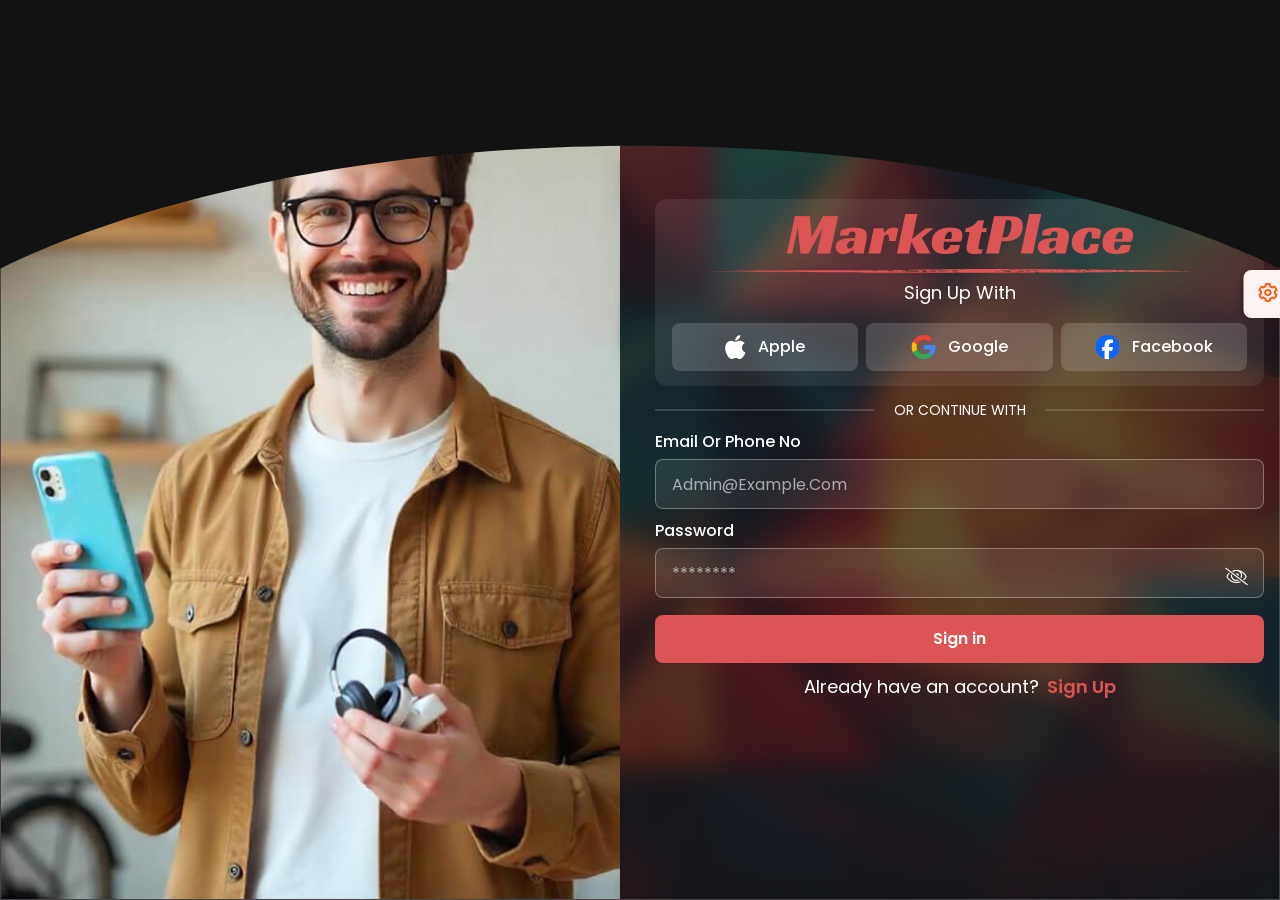
<file: log-in.html>
<!DOCTYPE html>
<html lang="en" style="scroll-behavior: smooth;overscroll-behavior: none;">

<head>
    <meta charset="UTF-8">
    <meta name="viewport" content="width=device-width, initial-scale=1.0">
    <title>Log-in</title>
    <link rel="stylesheet" href="assets/css/bootstrap.min.css">
    <link rel="stylesheet" href="assets/css/magnific-popup.css">
    <link rel="stylesheet" href="assets/css/spacing.css">
    <link rel="stylesheet" href="assets/css/fontawesome-pro.css">
      <link rel="stylesheet" href="assets/css/swiper-bundle.min.css">
    <link rel="stylesheet" href="assets/css/animate.min.css">
    <link rel="stylesheet" href="assets/css/style.css">
    <!-- Place favicon.ico in the root directory -->
    <link rel="shortcut icon" type="image/x-icon" href="assets/img/logo/favicon.png">
</head>



<body class="rs-magic-cursor">
    <div class="loader-wrap">
        <svg viewBox="0 0 1000 1000" preserveAspectRatio="none">
            <path id="svg" d="M0,1005S175,995,500,995s500,5,500,5V0H0Z"></path>
        </svg>
        <div class="loader-wrap-heading">
            <div class="load-text">
                <span>M</span>
                <span>A</span>
                <span>R</span>
                <span>K</span>
                <span>E</span>
                <span>T</span>
                <span>-</span>
                <span>P</span>
                <span>L</span>
                <span>A</span>
                <span>C</span>
                <span>E</span>
            </div>
        </div>
    </div>
    <!-- Begin magic cursor -->
    <div id="magic-cursor" class="cursor-black-bg">
        <div id="ball"></div>
    </div>
    <!-- End magic cursor -->

    <!-- Template rtl start -->
    <div class="rs-template-settings">
        <div class="rs-template-settings-top">
            <div class="rs-template-settings-icon">
                <i class="far fa-cog"></i>
            </div>
            <h3 class="rs-template-settings-title">
                Template Settings
            </h3>
            <div class="rs-template-settings-button mb-10 d-flex align-items-center justify-content-between">
                <button class="active"><i class="far fa-moon"></i>Dark</button>
                <button><i class="far fa-sun"></i>Light</button>
            </div>
            <div
                class="rs-template-settings-button rs-template-settings-button-rtl d-flex align-items-center justify-content-between">
                <button>Rtl</button>
                <button class="active">Ltr</button>
            </div>
        </div>
    </div>
    <!-- Template rtl end -->


    <section class="rs-log-in-area fix">
        <div class="rs-log-in-bg" data-bg-img="assets/img/bg/log-in-bg.jpg">
            <div class="rs-log-in-box backdrop-filter-15" data-bg-color="rgba(255, 255, 255, 0.08)">
                <div class="rs-log-in-img ">
                    <img src="assets/img/log-in/log-in-01.jpg" alt="">
                </div>
                <div class="rs-log-in-right">
                    <div class="rs-log-in-top text-center p-24 mb-14">
                        <a href="javascript:void(0)" class="rs-log-in-logo p-relative mb-40 d-block">
                            <img src="assets/img/logo/login-logo.png" alt="">
                            <div class="rs-log-in-shape p-absolute">
                                <img src="assets/img/log-in/login-line-shape.svg" alt="">
                            </div>
                        </a>
                        <div class="rs-sign-up-with mb-16">
                            <a href="javascript:void(0)">
                                Sign Up With
                            </a>
                        </div>
                        <div
                            class="rs-sign-up-more d-flex align-items-center gap-8 justify-content-center d-none d-md-flex">
                            <a href="javascript:void(0)" class="d-flex align-items-center">
                                <svg xmlns="http://www.w3.org/2000/svg" width="21" height="24" viewBox="0 0 21 24"
                                    fill="none">
                                    <path
                                        d="M19.9375 18.7033C19.5745 19.5418 19.1449 20.3136 18.6472 21.0232C17.9687 21.9906 17.4131 22.6602 16.985 23.0321C16.3213 23.6424 15.6102 23.955 14.8488 23.9728C14.3021 23.9728 13.6429 23.8172 12.8755 23.5017C12.1056 23.1876 11.3981 23.0321 10.7511 23.0321C10.0726 23.0321 9.34495 23.1876 8.5666 23.5017C7.78707 23.8172 7.15909 23.9817 6.67896 23.9979C5.94876 24.0291 5.22093 23.7076 4.49444 23.0321C4.03075 22.6276 3.45077 21.9343 2.75597 20.9521C2.01052 19.9033 1.39765 18.687 0.917514 17.3004C0.403308 15.8026 0.145538 14.3523 0.145538 12.9482C0.145538 11.3398 0.493083 9.95259 1.18921 8.79011C1.7363 7.85636 2.46413 7.11979 3.37506 6.57906C4.286 6.03834 5.27026 5.76279 6.33023 5.74516C6.91021 5.74516 7.67078 5.92457 8.61593 6.27715C9.55842 6.63091 10.1636 6.81032 10.4289 6.81032C10.6273 6.81032 11.2996 6.60054 12.4392 6.18234C13.517 5.7945 14.4266 5.63391 15.1717 5.69717C17.1909 5.86012 18.7079 6.6561 19.7168 8.09013C17.9109 9.18432 17.0176 10.7169 17.0354 12.6829C17.0517 14.2142 17.6072 15.4886 18.699 16.5004C19.1938 16.97 19.7464 17.333 20.3612 17.5907C20.2279 17.9774 20.0871 18.3477 19.9375 18.7033ZM15.3065 0.480137C15.3065 1.68041 14.868 2.8011 13.994 3.83841C12.9392 5.07155 11.6634 5.78413 10.2799 5.67168C10.2623 5.52769 10.252 5.37614 10.252 5.21688C10.252 4.06462 10.7536 2.83147 11.6444 1.82321C12.0892 1.3127 12.6548 0.888228 13.3407 0.549615C14.0251 0.216055 14.6725 0.031589 15.2814 0C15.2991 0.160458 15.3065 0.320926 15.3065 0.480121V0.480137Z"
                                        fill="white" />
                                </svg>
                                Apple
                            </a>
                            <a href="javascript:void(0)" class="d-flex align-items-center">
                                <img src="assets/img/icon/Google-Icon.svg" alt="">
                                Google
                            </a>
                            <a href="javascript:void(0)" class="d-flex align-items-center">
                                <svg xmlns="http://www.w3.org/2000/svg" width="25" height="24" viewBox="0 0 25 24"
                                    fill="none">
                                    <g clip-path="url(#clip0_306_111577)">
                                        <path
                                            d="M24.5 12C24.5 5.3726 19.1274 1.52588e-05 12.5 1.52588e-05C5.87259 1.52588e-05 0.5 5.3726 0.5 12C0.5 17.6278 4.37432 22.3499 9.60108 23.6466V15.667H7.12659V12H9.60108V10.4199C9.60108 6.33548 11.4495 4.44236 15.4594 4.44236C16.2196 4.44236 17.5314 4.5914 18.068 4.74049V8.06468C17.7848 8.03487 17.2929 8.01995 16.6817 8.01995C14.714 8.01995 13.9538 8.76529 13.9538 10.7031V12H17.8734L17.2001 15.667H13.9538V23.9121C19.8955 23.1945 24.5 18.1353 24.5 12Z"
                                            fill="#0866FF" />
                                        <path
                                            d="M17.2 15.667L17.8734 12H13.9538V10.7031C13.9538 8.76524 14.714 8.01995 16.6817 8.01995C17.2929 8.01995 17.7848 8.03483 18.068 8.06464V4.7405C17.5314 4.59141 16.2196 4.44232 15.4594 4.44232C11.4495 4.44232 9.60107 6.33549 9.60107 10.4199V12H7.12657V15.667H9.60107V23.6466C10.5295 23.8769 11.5003 24 12.5 24C12.9922 24 13.4772 23.9697 13.9538 23.9121V15.667H17.2Z"
                                            fill="white" />
                                    </g>
                                    <defs>
                                        <clipPath id="clip0_306_111577">
                                            <rect width="24" height="24" fill="white" transform="translate(0.5)" />
                                        </clipPath>
                                    </defs>
                                </svg>
                                Facebook
                            </a>
                        </div>
                    </div>
                    <span class="rs-log-in-or-content mb-12">OR CONTINUE WITH</span>
                    <div class="rs-log-in-form">
                        <form action="#">
                            <div class="rs-input-item-2">
                                <div class="rs-input-item">
                                    <h4 class="rs-input-title">
                                        Email Or Phone No
                                    </h4>
                                    <input type="email" placeholder="admin@Example.com">
                                </div>
                                <div class="rs-input-item p-relative">
                                    <h4 class="rs-input-title">Password</h4>
                                    <input class="rs-password-input" type="password" placeholder="********"
                                        id="passwordInput">
                                    <i id="togglePassword" class="fal fa-eye-slash p-absolute"></i>
                                </div>

                            </div>
                            <button type="submit" class="rs-log-in-btn">
                                Sign in
                            </button>
                        </form>
                        <div
                            class="rs-sign-up-more d-flex align-items-center gap-8 justify-content-center d-md-none mt-30 mb-30">
                            <a href="javascript:void(0)" class="d-flex align-items-center">
                                <img src="assets/img/icon/apple-icon.jpg" alt="">
                            </a>
                            <a href="javascript:void(0)" class="d-flex align-items-center">
                                <img src="assets/img/icon/Google-Icon.svg" alt="">
                            </a>
                            <a href="javascript:void(0)" class="d-flex align-items-center">
                                <img src="assets/img/icon/facebook-01.png" alt="">
                            </a>
                        </div>
                        <span class="rs-log-in-already">Already have an account?<a href="sign-up.html">Sign
                                Up</a></span>
                    </div>
                </div>
            </div>
        </div>
    </section>




    <script src="assets/js/jquery-3.7.1.min.js"></script>
    <script src="assets/js/bootstrap.bundle.min.js"></script>
    <script src="assets/js/jarallax.min.js"></script>
    <script src="assets/js/magnific-popup.min.js"></script>
    <script src="assets/js/gsap.min.js"></script>
    <script src="assets/js/ScrollSmoother.min.js"></script>
    <script src="assets/js/ScrollTrigger.min.js"></script>
    <script src="assets/js/ScrollToPlugin.min.js"></script>
    <script src="assets/js/tp-cursor.js"></script>
    <script src="assets/js/swiper-bundle.min.js"></script>
    <script src="assets/js/isotope.pkgd.min.js"></script>
    <script src="assets/js/imagesloaded.pkgd.min.js"></script>
    <script src="assets/js/wow.js"></script>
    <script src="assets/js/jquery.counterup.min.js"></script>
    <script src="assets/js/main.js"></script>
</body>

</html>
</file>
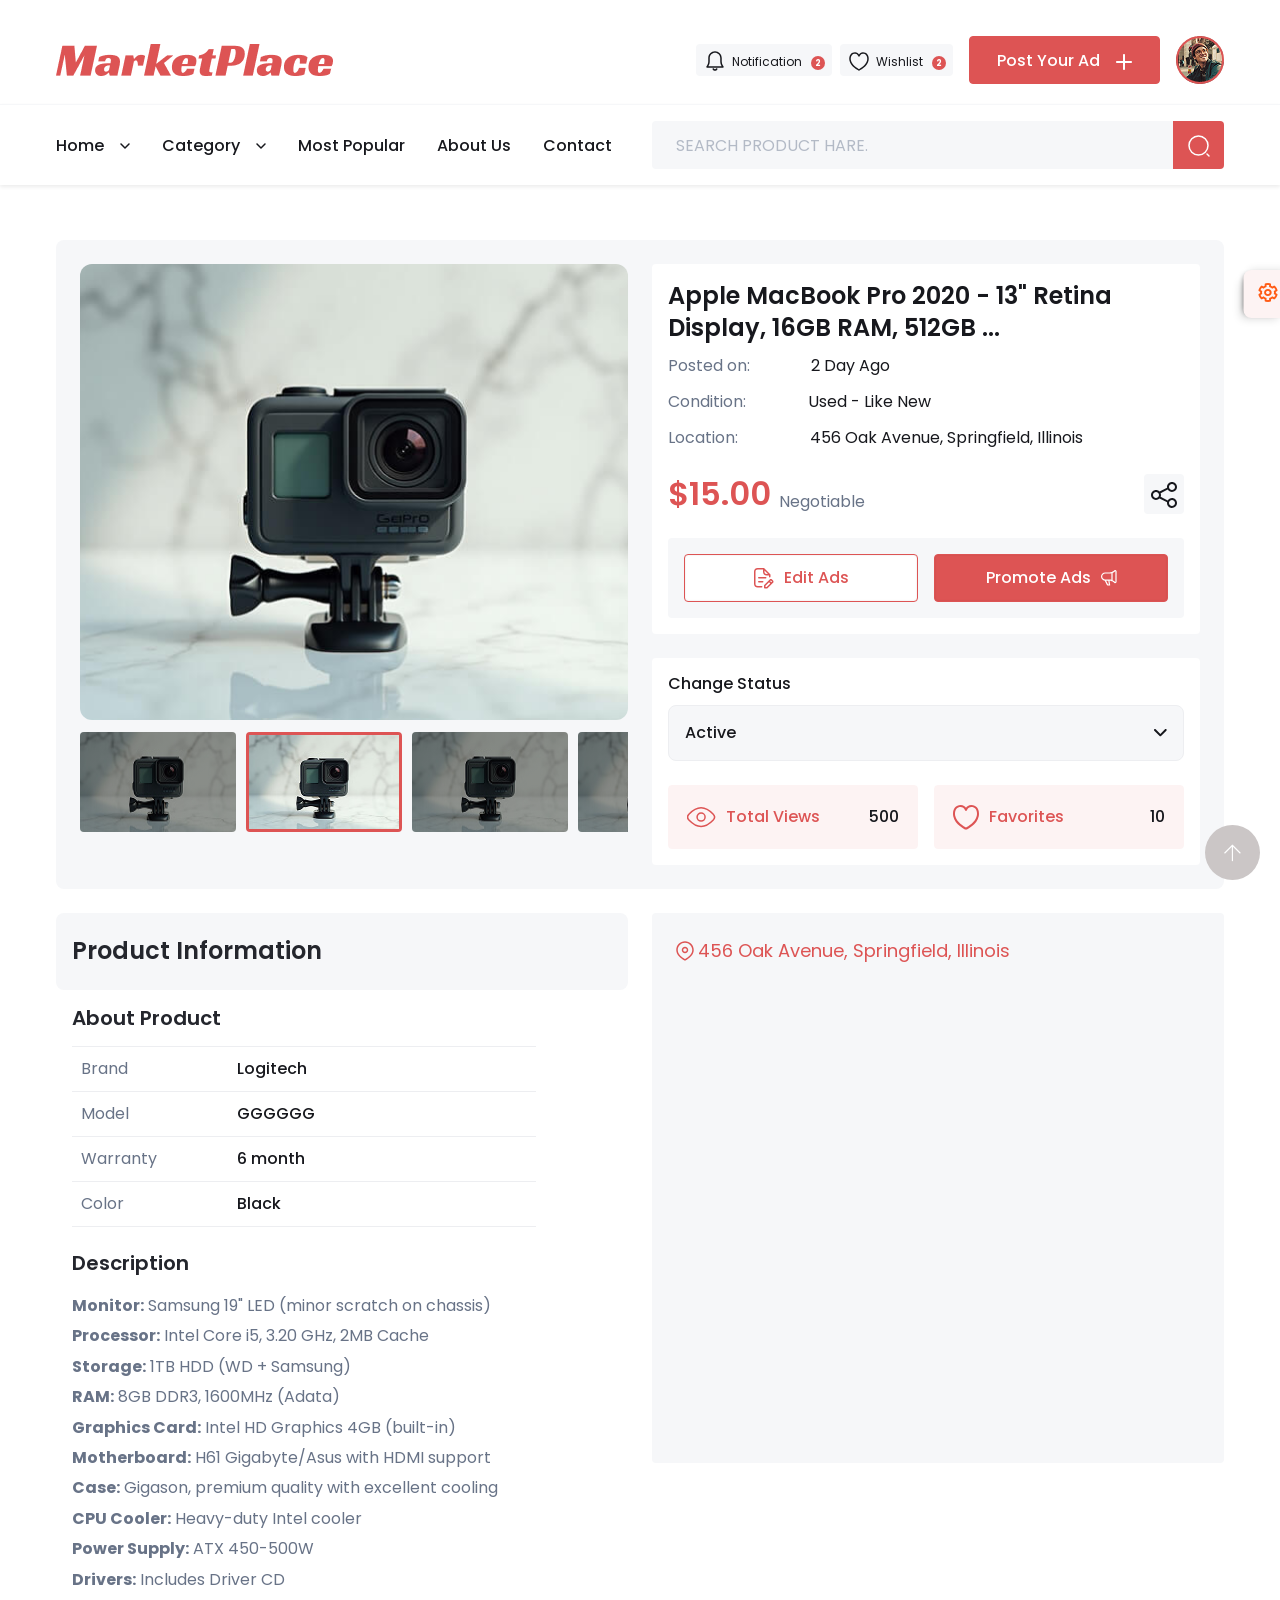
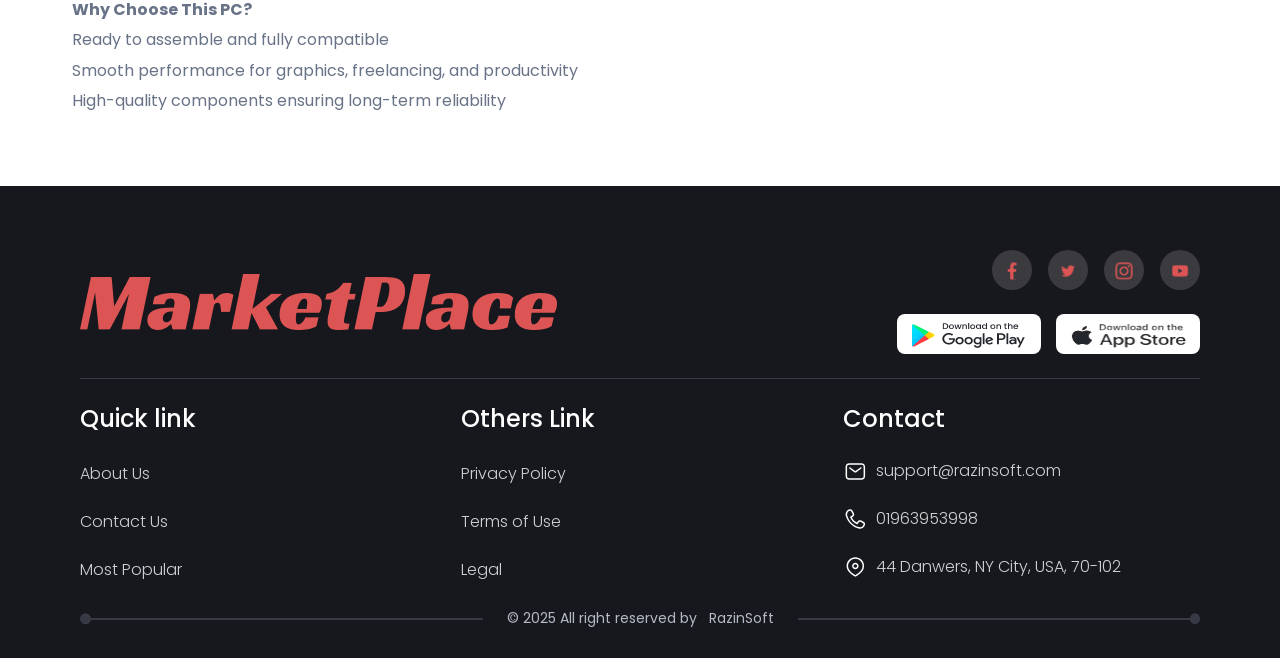
<file: my-product-details.html>
<!DOCTYPE html>
<html lang="en">

<head>
    <meta charset="UTF-8">
    <meta name="viewport" content="width=device-width, initial-scale=1.0">
    <title>Market-Place</title>
    <link rel="stylesheet" href="assets/css/bootstrap.min.css">
    <link rel="stylesheet" href="assets/css/magnific-popup.css">
    <link rel="stylesheet" href="assets/css/spacing.css">
    <link rel="stylesheet" href="assets/css/fontawesome-pro.css">
    <link rel="stylesheet" href="assets/css/swiper-bundle.min.css">
    <link rel="stylesheet" href="assets/css/animate.min.css">
    <link rel="stylesheet" href="assets/css/style.css">
    <!-- Place favicon.ico in the root directory -->
    <link rel="shortcut icon" type="image/x-icon" href="assets/img/logo/favicon.png">
</head>


<body class="rs-magic-cursor">
    <!-- preloader -->
    <div class="loader-wrap">
        <svg viewBox="0 0 1000 1000" preserveAspectRatio="none">
            <path id="svg" d="M0,1005S175,995,500,995s500,5,500,5V0H0Z"></path>
        </svg>
        <div class="loader-wrap-heading">
            <div class="load-text">
                <span>M</span>
                <span>A</span>
                <span>R</span>
                <span>K</span>
                <span>E</span>
                <span>T</span>
                <span>-</span>
                <span>P</span>
                <span>L</span>
                <span>A</span>
                <span>C</span>
                <span>E</span>
            </div>
        </div>
    </div>

    <!-- scrollToTop -->
    <div class="scrollToTop active-progress">
        <div class="arrowUp">
            <i class="fal fa-arrow-up"></i>
        </div>
        <div class="water" style="transform: translate(0px, 47%);">
            <svg viewBox="0 0 560 20" class="water_wave water_wave_back">
                <use xlink:href="#wave"></use>
            </svg>
            <svg viewBox="0 0 560 20" class="water_wave water_wave_front">
                <use xlink:href="#wave"></use>
            </svg>
            <svg version="1.1" xmlns="http://www.w3.org/2000/svg" xmlns:xlink="http://www.w3.org/1999/xlink"
                viewBox="0 0 560 20" style="display: none;">
                <symbol id="wave">
                    <path
                        d="M420,20c21.5-0.4,38.8-2.5,51.1-4.5c13.4-2.2,26.5-5.2,27.3-5.4C514,6.5,518,4.7,528.5,2.7c7.1-1.3,17.9-2.8,31.5-2.7c0,0,0,0,0,0v20H420z"
                        fill="#"
                        style="transition: stroke-dashoffset 10ms linear; stroke-dasharray: 301.839, 301.839; stroke-dashoffset: 140.858px;">
                    </path>
                    <path
                        d="M420,20c-21.5-0.4-38.8-2.5-51.1-4.5c-13.4-2.2-26.5-5.2-27.3-5.4C326,6.5,322,4.7,311.5,2.7C304.3,1.4,293.6-0.1,280,0c0,0,0,0,0,0v20H420z"
                        fill="#"
                        style="transition: stroke-dashoffset 10ms linear; stroke-dasharray: 301.839, 301.839; stroke-dashoffset: 140.858px;">
                    </path>
                    <path
                        d="M140,20c21.5-0.4,38.8-2.5,51.1-4.5c13.4-2.2,26.5-5.2,27.3-5.4C234,6.5,238,4.7,248.5,2.7c7.1-1.3,17.9-2.8,31.5-2.7c0,0,0,0,0,0v20H140z"
                        fill="#"
                        style="transition: stroke-dashoffset 10ms linear; stroke-dasharray: 301.839, 301.839; stroke-dashoffset: 140.858px;">
                    </path>
                    <path
                        d="M140,20c-21.5-0.4-38.8-2.5-51.1-4.5c-13.4-2.2-26.5-5.2-27.3-5.4C46,6.5,42,4.7,31.5,2.7C24.3,1.4,13.6-0.1,0,0c0,0,0,0,0,0l0,20H140z"
                        fill="#"
                        style="transition: stroke-dashoffset 10ms linear; stroke-dasharray: 301.839, 301.839; stroke-dashoffset: 140.858px;">
                    </path>
                </symbol>
            </svg>
        </div>
    </div>

    <!-- Begin magic cursor -->
    <div id="magic-cursor" class="cursor-black-bg">
        <div id="ball"></div>
    </div>
    <!-- End magic cursor -->
    <!-- offcanvas start -->
    <div class="tp-offcanvas-area">
        <div class="tp-offcanvas-wrapper">
            <div class="tp-offcanvas-header d-flex justify-content-between align-items-center mb-90">
                <div class="tp-offcanvas-logo">
                    <a href="javascript:void(0)">
                        <img src="assets/img/logo/header-logo.png" alt="">
                    </a>
                </div>
                <div class="tp-offcanvas-close">
                    <button>
                        <i class="fal fa-times"></i>
                    </button>
                </div>
            </div>
            <div class="rs-header-top-right d-flex align-items-center justify-content-end">
                <a href="javascript:void(0)" class="rs-header-notification d-flex align-items-center">
                    <i class="rs-header-notification-icon">
                        <img src="assets/img/icon/bell.svg" alt="">
                    </i>
                    <span>Notification</span>
                    <cite>
                        2
                    </cite>
                </a>
                <a href="javascript:void(0)" class="rs-header-heart d-flex align-items-center">
                    <i class="rs-header-heart-icon">
                        <img src="assets/img/icon/heart.svg" alt="">
                    </i>
                    <span>Wishlist</span>
                    <cite>
                        2
                    </cite>
                </a>
                <a href="post-ad.html" class="rs-header-btn rs-btn d-flex align-items-center">
                    Post Your Ad
                    <svg xmlns="http://www.w3.org/2000/svg" width="16" height="16" viewBox="0 0 16 16" fill="none">
                        <path
                            d="M15 7H9V1C9 0.448 8.552 0 8 0C7.448 0 7 0.448 7 1V7H1C0.448 7 0 7.448 0 8C0 8.552 0.448 9 1 9H7V15C7 15.552 7.448 16 8 16C8.552 16 9 15.552 9 15V9H15C15.552 9 16 8.552 16 8C16 7.448 15.552 7 15 7Z"
                            fill="currentColor" />
                    </svg>
                </a>
            </div>
            <div class="tp-offcanvas-menu d-lg-none mb-50">
                <nav></nav>
            </div>
            <div class="tp-offcanvas-content mb-50 d-none d-xl-block">
                <h2 class="tp-offcanvas-title">
                    hello-there
                </h2>
                <p>
                    The IT agency industry is evolving at an incredible pace, showing no signs of slowing down.
                </p>
            </div>
            <div class="tp-offcanvas-gallery mb-50 br-10">
                <a class="popup-image" href="assets/img/hero/hero-06.jpg">
                    <img src="assets/img/hero/hero-06.jpg" alt="">
                </a>
                <a class="popup-image" href="assets/img/hero/hero-07.jpg">
                    <img src="assets/img/hero/hero-07.jpg" alt="">
                </a>
                <a class="popup-image" href="assets/img/hero/hero-03.jpg">
                    <img src="assets/img/hero/hero-03.jpg" alt="">
                </a>
                <a class="popup-image" href="assets/img/hero/hero-04.jpg">
                    <img src="assets/img/hero/hero-04.jpg" alt="">
                </a>
            </div>
            <div class="tp-offcanvas-info mb-50">
                <h3 class="tp-offcanvas-info-title mb-15">
                    information
                </h3>
                <span>
                    <a href="tel:+62427634206">
                        +624 276 342 06
                    </a>
                </span>
                <span>
                    <a href="mailto:support@gmail.com">
                        support@gmail.com
                    </a>
                </span>
                <span>
                    <a href="javascript:void(0)">
                        7240 Wentworth Road Valdosta, GA 31601
                    </a>
                </span>
            </div>
            <div class="tp-offcanvas-social">
                <h3 class="tp-offcanvas-social-title mb-15">
                    follow us
                </h3>
                <a href="javascript:void(0)"><i class="fab fa-facebook-f"></i></a>
                <a href="javascript:void(0)"><i class="fab fa-twitter"></i></a>
                <a href="javascript:void(0)"><i class="fab fa-linkedin-in"></i></a>
                <a href="javascript:void(0)"><i class="fab fa-instagram"></i></a>
            </div>
        </div>
    </div>
    <div class="tp-offcanvas-overlay"></div>
    <!-- offcanvas end -->

    <!-- sticky-header-start -->
    <div class="rs-header-sticky">
        <div class="container">
            <div class="row align-items-center">
                <div class="col-xl-3 col-lg-3 col-md-4 col-9">
                    <div class="rs-header-logo">
                        <a href="javascript:void(0)">
                            <img src="assets/img/logo/header-logo.png" alt="">
                        </a>
                    </div>
                </div>
                <div class="col-xl-7 col-lg-7 d-none d-lg-block">
                    <div class="rs-header-main-menu">
                        <nav class="tp-mobile-menu-active">
                            <ul class="justify-content-center">
                                <li>
                                    <a href="index.html">Home
                                        <svg xmlns="http://www.w3.org/2000/svg" width="10" height="6" viewBox="0 0 10 6"
                                            fill="currentColor">
                                            <path
                                                d="M5.00002 5.75076C4.80802 5.75076 4.61599 5.67778 4.46999 5.53079L0.469994 1.53079C0.176994 1.23779 0.176994 0.76275 0.469994 0.46975C0.762994 0.17675 1.23803 0.17675 1.53103 0.46975L5.001 3.93972L8.47097 0.46975C8.76397 0.17675 9.23901 0.17675 9.53201 0.46975C9.82501 0.76275 9.82501 1.23779 9.53201 1.53079L5.53201 5.53079C5.38401 5.67778 5.19202 5.75076 5.00002 5.75076Z"
                                                fill="currentColor" />
                                        </svg>
                                    </a>
                                    <div class="tp-megamenu-wrapper-2">
                                        <div class="row gx-0">
                                            <div class="tp-megamenu-list tp-megamenu-list-2">
                                                <ul class="rs-home-menu">
                                                    <li><a href="index.html">Home</a></li>
                                                    <li><a href="profile.html">My Profile</a></li>
                                                    <li><a href="seler-profile.html">Seler-Profile</a>
                                                    </li>
                                                    <li><a href="post-ad.html">Post-Ad</a></li>
                                                    <li><a href="about.html">Our-About</a></li>
                                                    <li><a href="product-details.html">Product-Details</a>
                                                    </li>
                                                    <li><a href="product-list.html">Product-List</a>
                                                    </li>

                                                    <li><a href="my-product-details.html">My-Product-Details</a>
                                                    </li>
                                                    <li><a href="about.html">Our-About</a></li>
                                                    <li><a href="contact.html">Contact</a></li>
                                                    <li><a href="log-in.html">Login</a></li>
                                                    <li><a href="sign-up.html">Sign-Up</a></li>
                                                </ul>
                                            </div>
                                        </div>
                                    </div>
                                </li>
                                <li>
                                    <a href="javascript:void(0)">Category
                                        <svg xmlns="http://www.w3.org/2000/svg" width="10" height="6" viewBox="0 0 10 6"
                                            fill="currentColor">
                                            <path
                                                d="M5.00002 5.75076C4.80802 5.75076 4.61599 5.67778 4.46999 5.53079L0.469994 1.53079C0.176994 1.23779 0.176994 0.76275 0.469994 0.46975C0.762994 0.17675 1.23803 0.17675 1.53103 0.46975L5.001 3.93972L8.47097 0.46975C8.76397 0.17675 9.23901 0.17675 9.53201 0.46975C9.82501 0.76275 9.82501 1.23779 9.53201 1.53079L5.53201 5.53079C5.38401 5.67778 5.19202 5.75076 5.00002 5.75076Z"
                                                fill="currentColor" />
                                        </svg>
                                    </a>
                                    <div class="tp-megamenu-wrapper ">
                                        <div class="row gx-0">
                                            <div class="tp-megamenu-list">
                                                <ul>
                                                    <li class="has-dropdown p-relative"><a
                                                            href="javascript:void(0)"><img
                                                                src="assets/img/cat/cat-04.png" alt="">
                                                            Modern Agency</a>
                                                        <ul class="sub-dropdown p-absolute">
                                                            <li><a href="javascript:void(0)"><img
                                                                        src="assets/img/cat/cat-04.png" alt=""> Modern
                                                                    Agency</a></li>
                                                            <li><a href="javascript:void(0)"><img
                                                                        src="assets/img/cat/cat-04.png" alt=""> Design
                                                                    Studio</a></li>
                                                            <li><a href="javascript:void(0)"><img
                                                                        src="assets/img/cat/cat-04.png" alt=""> Digital
                                                                    Marketing</a>
                                                            </li>
                                                            <li><a href="javascript:void(0)"><img
                                                                        src="assets/img/cat/cat-04.png" alt=""> Creative
                                                                    Studio</a></li>
                                                        </ul>
                                                    </li>
                                                    <li><a href="javascript:void(0)"><img
                                                                src="assets/img/cat/cat-04.png" alt="">
                                                            Design Studio</a></li>
                                                    <li><a href="javascript:void(0)"><img
                                                                src="assets/img/cat/cat-04.png" alt="">
                                                            Digital Marketing</a></li>
                                                    <li><a href="javascript:void(0)"><img
                                                                src="assets/img/cat/cat-04.png" alt="">
                                                            Creative Studio</a></li>
                                                    <li><a href="javascript:void(0)"><img
                                                                src="assets/img/cat/cat-04.png" alt="">
                                                            Design Agency</a></li>
                                                    <li><a href="javascript:void(0)"><img
                                                                src="assets/img/cat/cat-04.png" alt="">
                                                            Creative Agency</a></li>
                                                    <li><a href="javascript:void(0)"><img
                                                                src="assets/img/cat/cat-04.png" alt="">
                                                            Architecture Hub</a></li>
                                                    <li><a href="javascript:void(0)"><img
                                                                src="assets/img/cat/cat-04.png" alt="">
                                                            AI Image Generator</a></li>
                                                    <li><a href="javascript:void(0)"><img
                                                                src="assets/img/cat/cat-04.png" alt="">
                                                            Modern Agency</a></li>
                                                    <li><a href="javascript:void(0)"><img
                                                                src="assets/img/cat/cat-04.png" alt="">
                                                            Design Studio</a></li>
                                                    <li><a href="javascript:void(0)"><img
                                                                src="assets/img/cat/cat-04.png" alt="">
                                                            Digital Marketing</a></li>
                                                    <li><a href="javascript:void(0)"><img
                                                                src="assets/img/cat/cat-04.png" alt="">
                                                            Creative Studio</a></li>
                                                    <li><a href="javascript:void(0)"><img
                                                                src="assets/img/cat/cat-04.png" alt="">
                                                            Design Agency</a></li>
                                                    <li><a href="javascript:void(0)"><img
                                                                src="assets/img/cat/cat-04.png" alt="">
                                                            Creative Agency</a></li>
                                                    <li><a href="javascript:void(0)"><img
                                                                src="assets/img/cat/cat-04.png" alt="">
                                                            Architecture Hub</a></li>
                                                    <li><a href="javascript:void(0)"><img
                                                                src="assets/img/cat/cat-04.png" alt="">
                                                            AI Image Generator</a></li>
                                                    <li><a href="javascript:void(0)"><img
                                                                src="assets/img/cat/cat-04.png" alt="">
                                                            Modern Agency</a></li>
                                                    <li><a href="javascript:void(0)"><img
                                                                src="assets/img/cat/cat-04.png" alt="">
                                                            Design Studio</a></li>
                                                    <li><a href="javascript:void(0)"><img
                                                                src="assets/img/cat/cat-04.png" alt="">
                                                            Digital Marketing</a></li>
                                                    <li><a href="javascript:void(0)"><img
                                                                src="assets/img/cat/cat-04.png" alt="">
                                                            Creative Studio</a></li>
                                                    <li><a href="javascript:void(0)"><img
                                                                src="assets/img/cat/cat-04.png" alt="">
                                                            Design Agency</a></li>
                                                    <li><a href="javascript:void(0)"><img
                                                                src="assets/img/cat/cat-04.png" alt="">
                                                            Creative Agency</a></li>
                                                    <li><a href="javascript:void(0)"><img
                                                                src="assets/img/cat/cat-04.png" alt="">
                                                            Architecture Hub</a></li>
                                                    <li><a href="javascript:void(0)"><img
                                                                src="assets/img/cat/cat-04.png" alt="">
                                                            AI Image Generator</a></li>
                                                    <li><a href="javascript:void(0)"><img
                                                                src="assets/img/cat/cat-04.png" alt="">
                                                            Modern Agency</a></li>
                                                    <li><a href="javascript:void(0)"><img
                                                                src="assets/img/cat/cat-04.png" alt="">
                                                            Design Studio</a></li>
                                                    <li><a href="javascript:void(0)"><img
                                                                src="assets/img/cat/cat-04.png" alt="">
                                                            Digital Marketing</a></li>
                                                    <li><a href="javascript:void(0)"><img
                                                                src="assets/img/cat/cat-04.png" alt="">
                                                            Creative Studio</a></li>
                                                    <li><a href="javascript:void(0)"><img
                                                                src="assets/img/cat/cat-04.png" alt="">
                                                            Design Agency</a></li>
                                                    <li><a href="javascript:void(0)"><img
                                                                src="assets/img/cat/cat-04.png" alt="">
                                                            Creative Agency</a></li>
                                                    <li><a href="javascript:void(0)"><img
                                                                src="assets/img/cat/cat-04.png" alt="">
                                                            Architecture Hub</a></li>
                                                    <li><a href="javascript:void(0)"><img
                                                                src="assets/img/cat/cat-04.png" alt="">
                                                            AI Image Generator</a></li>
                                                </ul>
                                            </div>

                                        </div>
                                    </div>
                                </li>
                                <li><a href="javascript:void(0)">Most Popular</a></li>
                                <li><a href="about.html">About Us</a></li>
                                <li><a href="contact.html">Contact</a></li>
                            </ul>
                        </nav>
                    </div>
                </div>
                <div class="col-xl-2 col-lg-2 col-md-8 col-3">
                    <div class="rs-header-sticky-right d-flex align-items-center justify-content-end">
                        <a href="post-ad.html"
                            class="rs-header-btn rs-btn d-flex align-items-center p-0 d-none d-md-flex">
                            Post Ad
                        </a>
                        <div class="rs-header-abtar tp-header-author p-relative d-inline-block">
                            <img src="assets/img/abter/header-abtar.png" alt="">
                            <div class="tp-header-author-thumb-more p-absolute">
                                 <a href="sign-in.html">
                                    <i class="fal fa-sign-in"></i>
                                    Sign In
                                </a>
                                <a href="profile.html">
                                    <i class="fal fa-user-alt"></i>
                                    Profile
                                </a>
                                <a href="#">
                                    <i class="fal fa-user-plus"></i>
                                    Add acount
                                </a>
                                <a href="javascript:void(0)">
                                    <i class="fal fa-sign-in"></i>
                                    Login
                                </a>
                                <a href="javascript:void(0)">
                                    <i class="fal fa-sign-in"></i>
                                    User Login
                                </a>
                                <a href="javascript:void(0)">
                                    <i class="fal fa-sign-out"></i>
                                    Logout
                                </a>
                            </div>
                        </div>
                        <div class="rs-offcanvas-btn ml-8">
                            <button class="d-lg-none d-md-block" data-bg-color="#ddd">
                                <svg xmlns="http://www.w3.org/2000/svg" width="20" height="20" viewBox="0 0 20 20"
                                    fill="none">
                                    <path
                                        d="M2.94801 5.07455C1.84307 5.08612 0.938738 4.19953 0.927183 3.09559C0.915628 1.99165 1.8012 1.08634 2.90614 1.07477C4.01108 1.0632 4.91541 1.94979 4.92696 3.05373C4.93852 4.15767 4.05295 5.06299 2.94801 5.07455ZM11.9266 2.98046C11.915 1.87652 11.0107 0.989939 9.90576 1.0015C8.80082 1.01307 7.91524 1.91839 7.9268 3.02233C7.93835 4.12627 8.84268 5.01285 9.94762 5.00129C11.0526 4.98972 11.9381 4.0844 11.9266 2.98046ZM18.9262 2.9072C18.9146 1.80326 18.0103 0.916674 16.9054 0.928239C15.8004 0.939805 14.9149 1.84512 14.9264 2.94906C14.938 4.053 15.8423 4.93959 16.9472 4.92802C18.0522 4.91645 18.9378 4.01114 18.9262 2.9072ZM5.00023 10.0533C4.98867 8.9494 4.08435 8.06282 2.97941 8.07439C1.87447 8.08595 0.988893 8.99127 1.00045 10.0952C1.012 11.1991 1.91633 12.0857 3.02127 12.0742C4.12621 12.0626 5.01178 11.1573 5.00023 10.0533ZM11.9998 9.98008C11.9883 8.87614 11.084 7.98956 9.97902 8.00112C8.87408 8.01269 7.98851 8.91801 8.00006 10.0219C8.01162 11.1259 8.91595 12.0125 10.0209 12.0009C11.1258 11.9893 12.0114 11.084 11.9998 9.98008ZM18.9995 9.90681C18.9879 8.80287 18.0836 7.91629 16.9786 7.92786C15.8737 7.93942 14.9881 8.84474 14.9997 9.94868C15.0112 11.0526 15.9156 11.9392 17.0205 11.9276C18.1254 11.9161 19.011 11.0108 18.9995 9.90681ZM5.07349 17.053C5.06194 15.949 4.15761 15.0624 3.05267 15.074C1.94773 15.0856 1.06216 15.9909 1.07371 17.0948C1.08527 18.1988 1.9896 19.0853 3.09454 19.0738C4.19948 19.0622 5.08505 18.1569 5.07349 17.053ZM12.0731 16.9797C12.0616 15.8758 11.1572 14.9892 10.0523 15.0007C8.94735 15.0123 8.06178 15.9176 8.07333 17.0216C8.08489 18.1255 8.98921 19.0121 10.0942 19.0005C11.1991 18.989 12.0847 18.0836 12.0731 16.9797ZM19.0727 16.9064C19.0612 15.8025 18.1568 14.9159 17.0519 14.9275C15.947 14.939 15.0614 15.8444 15.0729 16.9483C15.0845 18.0522 15.9888 18.9388 17.0938 18.9273C18.1987 18.9157 19.0843 18.0104 19.0727 16.9064Z"
                                        fill="#DD5454"></path>
                                </svg>
                            </button>
                        </div>
                    </div>
                </div>
            </div>
        </div>
    </div>
    <!-- sticky-header-end -->

    <!-- rs-details-bottom -->
    <div class="rs-details-bottom-area d-md-none">
        <div class="rs-product-details-price mt-24 mb-24 d-flex align-items-center justify-content-end">
            <div class="rs-product-details-price-contact-icon d-flex align-items-center gap-16"><a
                    href="javascript:void(0)">
                </a>
                <a href="javascript:void(0)" class="rs-product-details-price-contact-icon-bg">
                    <svg xmlns="http://www.w3.org/2000/svg" width="26" height="26" viewBox="0 0 26 26" fill="none">
                        <path
                            d="M21.0003 16C19.1897 16 17.615 16.9773 16.7376 18.424L9.62956 14.8707C9.86422 14.292 10.0003 13.6627 10.0003 13C10.0003 12.3373 9.86422 11.708 9.62956 11.1293L16.7376 7.57601C17.615 9.02134 19.1897 10 21.0003 10C23.7563 10 26.0003 7.75733 26.0003 5C26.0003 2.24267 23.7563 0 21.0003 0C18.2443 0 16.0003 2.24267 16.0003 5C16.0003 5.23067 16.0377 5.45202 16.0684 5.67468L8.51497 9.45068C7.61097 8.55468 6.36969 8 4.99902 8C2.24302 8 -0.000976562 10.2427 -0.000976562 13C-0.000976562 15.7573 2.24302 18 4.99902 18C6.36836 18 7.61097 17.444 8.51497 16.5493L16.0684 20.3253C16.0377 20.548 16.0003 20.7693 16.0003 21C16.0003 23.7573 18.2443 26 21.0003 26C23.7563 26 26.0003 23.7573 26.0003 21C26.0003 18.2427 23.7563 16 21.0003 16ZM21.0003 2C22.6537 2 24.0003 3.34533 24.0003 5C24.0003 6.65467 22.6537 8 21.0003 8C19.347 8 18.0003 6.65467 18.0003 5C18.0003 3.34533 19.347 2 21.0003 2ZM5.00033 16C3.34699 16 2.00033 14.6547 2.00033 13C2.00033 11.3453 3.34699 10 5.00033 10C6.65366 10 8.00033 11.3453 8.00033 13C8.00033 14.6547 6.65366 16 5.00033 16ZM21.0003 24C19.347 24 18.0003 22.6547 18.0003 21C18.0003 19.3453 19.347 18 21.0003 18C22.6537 18 24.0003 19.3453 24.0003 21C24.0003 22.6547 22.6537 24 21.0003 24Z"
                            fill="#17181D"></path>
                    </svg>
                </a>
            </div>

        </div>
        <div class="rs-product-details-info-btn d-flex align-items-center justify-content-between gap-16">
            <a href="javascript:void(0)"
                class="rs-product-details-massage-btn rs-btn d-flex align-items-center justify-content-center gap-10">
                <svg width="20" height="21" viewBox="0 0 20 21" fill="none" xmlns="http://www.w3.org/2000/svg">
                    <path
                        d="M19.02 12.47L18.03 11.48C17.72 11.17 17.3091 11 16.8721 11C16.8711 11 16.8701 11 16.8701 11C16.4321 11 16.0189 11.172 15.7109 11.483L10.22 16.999C10.079 17.139 10.001 17.33 10.001 17.528V19.75C10.001 20.164 10.337 20.5 10.751 20.5H12.9741C13.1721 20.5 13.3629 20.421 13.5029 20.281L19.019 14.79C19.33 14.481 19.5 14.069 19.501 13.631C19.5 13.193 19.33 12.781 19.02 12.47ZM16.8711 12.5C16.8971 12.5 16.935 12.507 16.969 12.541L17.959 13.531C17.993 13.565 18 13.604 18 13.63C18 13.656 17.993 13.694 17.959 13.728L17.323 14.361L16.1389 13.177L16.772 12.541C16.807 12.507 16.8451 12.5 16.8711 12.5ZM12.6631 19H11.5V17.837L15.0811 14.24L16.26 15.419L12.6631 19ZM7.75 18H3.75C2.173 18 1.5 17.327 1.5 15.75V3.75C1.5 2.173 2.173 1.5 3.75 1.5H9V3.75C9 6.168 10.332 7.5 12.75 7.5H15V8.75C15 9.164 15.336 9.5 15.75 9.5C16.164 9.5 16.5 9.164 16.5 8.75V6.75C16.5 6.551 16.421 6.36 16.28 6.22L10.28 0.220001C10.139 0.0790012 9.949 0 9.75 0H3.75C1.332 0 0 1.332 0 3.75V15.75C0 18.168 1.332 19.5 3.75 19.5H7.75C8.164 19.5 8.5 19.164 8.5 18.75C8.5 18.336 8.164 18 7.75 18ZM10.5 3.75V2.561L13.939 6H12.75C11.173 6 10.5 5.327 10.5 3.75ZM4.75 9C4.336 9 4 9.336 4 9.75C4 10.164 4.336 10.5 4.75 10.5H11.75C12.164 10.5 12.5 10.164 12.5 9.75C12.5 9.336 12.164 9 11.75 9H4.75ZM8.75 13H4.75C4.336 13 4 13.336 4 13.75C4 14.164 4.336 14.5 4.75 14.5H8.75C9.164 14.5 9.5 14.164 9.5 13.75C9.5 13.336 9.164 13 8.75 13Z"
                        fill="currentColor" />
                </svg>
                Edit Ads
            </a>
            <button class="makeOfferBtn rs-btn rs-product-offer-btn d-flex align-items-center justify-content-center">
                Promote Ads
                <svg width="20" height="20" viewBox="0 0 20 20" fill="none" xmlns="http://www.w3.org/2000/svg">
                    <path
                        d="M18.5491 0.167495C17.9631 -0.113505 17.2831 -0.0374785 16.7781 0.369522L15.746 1.1935C14.289 2.3595 12.459 3.00148 10.594 3.00148H5.24902C2.35402 3.00148 0 5.3565 0 8.2505C0 10.9785 2.09799 13.2005 4.76099 13.4505L7.026 17.9805C7.495 18.9185 8.43808 19.5005 9.48608 19.5005H10.749C10.97 19.5005 11.179 19.4035 11.321 19.2355C11.463 19.0675 11.525 18.8445 11.489 18.6275L10.635 13.5015C12.486 13.5115 14.299 14.1505 15.745 15.3075L16.775 16.1315C17.081 16.3755 17.448 16.5005 17.819 16.5005C18.066 16.5005 18.315 16.4455 18.548 16.3325C19.134 16.0515 19.498 15.4725 19.498 14.8225V1.6775C19.499 1.0285 19.1351 0.449495 18.5491 0.167495ZM1.49902 8.2505C1.49902 6.1835 3.18105 4.50148 5.24805 4.50148H10.593C11.408 4.50148 12.216 4.39649 12.999 4.19649V12.3045C12.216 12.1045 11.407 11.9995 10.593 11.9995H5.24805C3.18105 11.9995 1.49902 10.3175 1.49902 8.2505ZM9.48499 18.0005C9.00799 18.0005 8.58007 17.7355 8.36707 17.3095L6.46204 13.4995H9.11304L9.86304 18.0005H9.48499ZM17.999 14.8225C17.999 14.8955 17.966 14.9495 17.899 14.9815C17.833 15.0125 17.768 15.0065 17.712 14.9605L16.682 14.1365C16.013 13.6015 15.277 13.1625 14.498 12.8225V3.67848C15.276 3.33848 16.012 2.89949 16.681 2.36549L17.713 1.54048C17.769 1.49548 17.831 1.48748 17.899 1.51948C17.944 1.54148 17.999 1.58648 17.999 1.67848V14.8225Z"
                        fill="currentColor" />
                </svg>
            </button>
        </div>
    </div>

    <!-- Template rtl start -->
    <div class="rs-template-settings">
        <div class="rs-template-settings-top">
            <div class="rs-template-settings-icon">
                <i class="far fa-cog"></i>
            </div>
            <h3 class="rs-template-settings-title">
                Template Settings
            </h3>
            <div class="rs-template-settings-button mb-10 d-flex align-items-center justify-content-between">
                <button class="active"><i class="far fa-moon"></i>Dark</button>
                <button><i class="far fa-sun"></i>Light</button>
            </div>
            <div
                class="rs-template-settings-button rs-template-settings-button-rtl d-flex align-items-center justify-content-between">
                <button>Rtl</button>
                <button class="active">Ltr</button>
            </div>
        </div>
    </div>
    <!-- Template rtl end -->

    <div id="smooth-wrapper">
        <div id="smooth-content">
            <!-- header start -->
            <header>
                <div class="rs-header-area">
                    <div class="container">
                        <div class="rs-header-top">
                            <div class="row align-items-center">
                                <div class="col-xl-4 col-lg-4 col-md-3 col-9">
                                    <div class="rs-header-logo">
                                        <a href="index.html">
                                            <img src="assets/img/logo/header-logo.png" alt="">
                                        </a>
                                    </div>
                                </div>
                                <div class="col-xl-8 col-lg-8 col-md-9 col-3">
                                    <div class="rs-header-top-right d-flex align-items-center justify-content-end">
                                        <a href="javascript:void(0)"
                                            class="rs-header-notification d-flex align-items-center d-none d-md-block">
                                            <i class="rs-header-notification-icon">
                                                <img src="assets/img/icon/bell.svg" alt="">
                                            </i>
                                            <span>Notification</span>
                                            <cite>
                                                2
                                            </cite>
                                        </a>
                                        <a href="javascript:void(0)"
                                            class="rs-header-heart d-flex align-items-center d-none d-md-block">
                                            <i class="rs-header-heart-icon">
                                                <img src="assets/img/icon/heart.svg" alt="">
                                            </i>
                                            <span>Wishlist</span>
                                            <cite>
                                                2
                                            </cite>
                                        </a>
                                        <a href="post-ad.html"
                                            class="rs-header-btn rs-btn d-flex align-items-center d-none d-md-block">
                                            Post Your Ad
                                            <svg xmlns="http://www.w3.org/2000/svg" width="16" height="16"
                                                viewBox="0 0 16 16" fill="none">
                                                <path
                                                    d="M15 7H9V1C9 0.448 8.552 0 8 0C7.448 0 7 0.448 7 1V7H1C0.448 7 0 7.448 0 8C0 8.552 0.448 9 1 9H7V15C7 15.552 7.448 16 8 16C8.552 16 9 15.552 9 15V9H15C15.552 9 16 8.552 16 8C16 7.448 15.552 7 15 7Z"
                                                    fill="currentColor" />
                                            </svg>
                                        </a>
                                        <div class="rs-header-abtar tp-header-author p-relative">
                                            <img src="assets/img/abter/header-abtar.png" alt="">
                                            <div class="tp-header-author-thumb-more p-absolute">
                                                <a href="sign-in.html">
                                                    <i class="fal fa-sign-in"></i>
                                                    Sign In
                                                </a>
                                                <a href="profile.html">
                                                    <i class="fal fa-user-alt"></i>
                                                    Profile
                                                </a>
                                                <a href="#">
                                                    <i class="fal fa-user-plus"></i>
                                                    Add acount
                                                </a>
                                                <a href="javascript:void(0)">
                                                    <i class="fal fa-sign-in"></i>
                                                    Login
                                                </a>
                                                <a href="javascript:void(0)">
                                                    <i class="fal fa-sign-in"></i>
                                                    User Login
                                                </a>
                                                <a href="javascript:void(0)">
                                                    <i class="fal fa-sign-out"></i>
                                                    Logout
                                                </a>
                                            </div>
                                        </div>
                                    </div>
                                </div>
                            </div>
                        </div>
                    </div>
                    <div class="rs-header-bottom">
                        <div class="container">
                            <div class="row align-items-center">
                                <div class="col-xl-6 col-lg-7 col-md-12">
                                    <div class="rs-header-main-menu d-none d-lg-block">
                                        <nav class="tp-mobile-menu-active">
                                            <ul>
                                                <li>
                                                    <a href="index.html">Home
                                                        <svg xmlns="http://www.w3.org/2000/svg" width="10" height="6"
                                                            viewBox="0 0 10 6" fill="currentColor">
                                                            <path
                                                                d="M5.00002 5.75076C4.80802 5.75076 4.61599 5.67778 4.46999 5.53079L0.469994 1.53079C0.176994 1.23779 0.176994 0.76275 0.469994 0.46975C0.762994 0.17675 1.23803 0.17675 1.53103 0.46975L5.001 3.93972L8.47097 0.46975C8.76397 0.17675 9.23901 0.17675 9.53201 0.46975C9.82501 0.76275 9.82501 1.23779 9.53201 1.53079L5.53201 5.53079C5.38401 5.67778 5.19202 5.75076 5.00002 5.75076Z"
                                                                fill="currentColor" />
                                                        </svg>
                                                    </a>
                                                    <div class="tp-megamenu-wrapper-2">
                                                        <div class="row gx-0">
                                                            <div class="tp-megamenu-list tp-megamenu-list-2">
                                                                <ul class="rs-home-menu">
                                                                    <li><a href="index.html">Home</a></li>
                                                                    <li><a href="profile.html">My Profile</a></li>
                                                                    <li><a href="seler-profile.html">Seler-Profile</a>
                                                                    </li>
                                                                    <li><a href="post-ad.html">Post-Ad</a></li>
                                                                    <li><a href="about.html">Our-About</a></li>
                                                                    <li><a
                                                                            href="product-details.html">Product-Details</a>
                                                                    </li>
                                                                    <li><a href="product-list.html">Product-List</a>
                                                                    </li>

                                                                    <li><a
                                                                            href="my-product-details.html">My-Product-Details</a>
                                                                    </li>
                                                                    <li><a href="about.html">Our-About</a></li>
                                                                    <li><a href="contact.html">Contact</a></li>
                                                                    <li><a href="log-in.html">Login</a></li>
                                                                    <li><a href="sign-up.html">Sign-Up</a></li>
                                                                </ul>
                                                            </div>
                                                        </div>
                                                    </div>
                                                </li>
                                                <li>
                                                    <a href="javascript:void(0)">Category
                                                        <svg xmlns="http://www.w3.org/2000/svg" width="10" height="6"
                                                            viewBox="0 0 10 6" fill="currentColor">
                                                            <path
                                                                d="M5.00002 5.75076C4.80802 5.75076 4.61599 5.67778 4.46999 5.53079L0.469994 1.53079C0.176994 1.23779 0.176994 0.76275 0.469994 0.46975C0.762994 0.17675 1.23803 0.17675 1.53103 0.46975L5.001 3.93972L8.47097 0.46975C8.76397 0.17675 9.23901 0.17675 9.53201 0.46975C9.82501 0.76275 9.82501 1.23779 9.53201 1.53079L5.53201 5.53079C5.38401 5.67778 5.19202 5.75076 5.00002 5.75076Z"
                                                                fill="currentColor" />
                                                        </svg>
                                                    </a>
                                                    <div class="tp-megamenu-wrapper ">
                                                        <div class="row gx-0">
                                                            <div class="tp-megamenu-list">
                                                                <ul>
                                                                    <li class="has-dropdown p-relative"><a
                                                                            href="javascript:void(0)"><img
                                                                                src="assets/img/cat/cat-04.png" alt="">
                                                                            Modern Agency</a>
                                                                        <ul class="sub-dropdown p-absolute">
                                                                            <li><a href="javascript:void(0)"><img
                                                                                        src="assets/img/cat/cat-04.png"
                                                                                        alt=""> Modern Agency</a></li>
                                                                            <li><a href="javascript:void(0)"><img
                                                                                        src="assets/img/cat/cat-04.png"
                                                                                        alt=""> Design Studio</a></li>
                                                                            <li><a href="javascript:void(0)"><img
                                                                                        src="assets/img/cat/cat-04.png"
                                                                                        alt=""> Digital Marketing</a>
                                                                            </li>
                                                                            <li><a href="javascript:void(0)"><img
                                                                                        src="assets/img/cat/cat-04.png"
                                                                                        alt=""> Creative Studio</a></li>
                                                                        </ul>
                                                                    </li>
                                                                    <li><a href="javascript:void(0)"><img
                                                                                src="assets/img/cat/cat-04.png" alt="">
                                                                            Design Studio</a></li>
                                                                    <li><a href="javascript:void(0)"><img
                                                                                src="assets/img/cat/cat-04.png" alt="">
                                                                            Digital Marketing</a></li>
                                                                    <li><a href="javascript:void(0)"><img
                                                                                src="assets/img/cat/cat-04.png" alt="">
                                                                            Creative Studio</a></li>
                                                                    <li><a href="javascript:void(0)"><img
                                                                                src="assets/img/cat/cat-04.png" alt="">
                                                                            Design Agency</a></li>
                                                                    <li><a href="javascript:void(0)"><img
                                                                                src="assets/img/cat/cat-04.png" alt="">
                                                                            Creative Agency</a></li>
                                                                    <li><a href="javascript:void(0)"><img
                                                                                src="assets/img/cat/cat-04.png" alt="">
                                                                            Architecture Hub</a></li>
                                                                    <li><a href="javascript:void(0)"><img
                                                                                src="assets/img/cat/cat-04.png" alt="">
                                                                            AI Image Generator</a></li>
                                                                    <li><a href="javascript:void(0)"><img
                                                                                src="assets/img/cat/cat-04.png" alt="">
                                                                            Modern Agency</a></li>
                                                                    <li><a href="javascript:void(0)"><img
                                                                                src="assets/img/cat/cat-04.png" alt="">
                                                                            Design Studio</a></li>
                                                                    <li><a href="javascript:void(0)"><img
                                                                                src="assets/img/cat/cat-04.png" alt="">
                                                                            Digital Marketing</a></li>
                                                                    <li><a href="javascript:void(0)"><img
                                                                                src="assets/img/cat/cat-04.png" alt="">
                                                                            Creative Studio</a></li>
                                                                    <li><a href="javascript:void(0)"><img
                                                                                src="assets/img/cat/cat-04.png" alt="">
                                                                            Design Agency</a></li>
                                                                    <li><a href="javascript:void(0)"><img
                                                                                src="assets/img/cat/cat-04.png" alt="">
                                                                            Creative Agency</a></li>
                                                                    <li><a href="javascript:void(0)"><img
                                                                                src="assets/img/cat/cat-04.png" alt="">
                                                                            Architecture Hub</a></li>
                                                                    <li><a href="javascript:void(0)"><img
                                                                                src="assets/img/cat/cat-04.png" alt="">
                                                                            AI Image Generator</a></li>
                                                                    <li><a href="javascript:void(0)"><img
                                                                                src="assets/img/cat/cat-04.png" alt="">
                                                                            Modern Agency</a></li>
                                                                    <li><a href="javascript:void(0)"><img
                                                                                src="assets/img/cat/cat-04.png" alt="">
                                                                            Design Studio</a></li>
                                                                    <li><a href="javascript:void(0)"><img
                                                                                src="assets/img/cat/cat-04.png" alt="">
                                                                            Digital Marketing</a></li>
                                                                    <li><a href="javascript:void(0)"><img
                                                                                src="assets/img/cat/cat-04.png" alt="">
                                                                            Creative Studio</a></li>
                                                                    <li><a href="javascript:void(0)"><img
                                                                                src="assets/img/cat/cat-04.png" alt="">
                                                                            Design Agency</a></li>
                                                                    <li><a href="javascript:void(0)"><img
                                                                                src="assets/img/cat/cat-04.png" alt="">
                                                                            Creative Agency</a></li>
                                                                    <li><a href="javascript:void(0)"><img
                                                                                src="assets/img/cat/cat-04.png" alt="">
                                                                            Architecture Hub</a></li>
                                                                    <li><a href="javascript:void(0)"><img
                                                                                src="assets/img/cat/cat-04.png" alt="">
                                                                            AI Image Generator</a></li>
                                                                    <li><a href="javascript:void(0)"><img
                                                                                src="assets/img/cat/cat-04.png" alt="">
                                                                            Modern Agency</a></li>
                                                                    <li><a href="javascript:void(0)"><img
                                                                                src="assets/img/cat/cat-04.png" alt="">
                                                                            Design Studio</a></li>
                                                                    <li><a href="javascript:void(0)"><img
                                                                                src="assets/img/cat/cat-04.png" alt="">
                                                                            Digital Marketing</a></li>
                                                                    <li><a href="javascript:void(0)"><img
                                                                                src="assets/img/cat/cat-04.png" alt="">
                                                                            Creative Studio</a></li>
                                                                    <li><a href="javascript:void(0)"><img
                                                                                src="assets/img/cat/cat-04.png" alt="">
                                                                            Design Agency</a></li>
                                                                    <li><a href="javascript:void(0)"><img
                                                                                src="assets/img/cat/cat-04.png" alt="">
                                                                            Creative Agency</a></li>
                                                                    <li><a href="javascript:void(0)"><img
                                                                                src="assets/img/cat/cat-04.png" alt="">
                                                                            Architecture Hub</a></li>
                                                                    <li><a href="javascript:void(0)"><img
                                                                                src="assets/img/cat/cat-04.png" alt="">
                                                                            AI Image Generator</a></li>
                                                                </ul>
                                                            </div>

                                                        </div>
                                                    </div>
                                                </li>
                                                <li><a href="javascript:void(0)">Most Popular</a></li>
                                                <li><a href="about.html">About Us</a></li>
                                                <li><a href="contact.html">Contact</a></li>
                                            </ul>
                                        </nav>
                                    </div>
                                </div>
                                <div class="col-xl-6 col-lg-5 col-md-12">
                                    <div class="rs-header-form">
                                        <form action="#">
                                            <input type="text" placeholder="Search Product Hare.">
                                            <a href="javascript:void(0)">
                                                <svg xmlns="http://www.w3.org/2000/svg" width="24" height="24"
                                                    viewBox="0 0 24 24" fill="none">
                                                    <path
                                                        d="M11.5 21C16.7467 21 21 16.7467 21 11.5C21 6.25329 16.7467 2 11.5 2C6.25329 2 2 6.25329 2 11.5C2 16.7467 6.25329 21 11.5 21Z"
                                                        stroke="white" stroke-width="1.5" stroke-linecap="round"
                                                        stroke-linejoin="round" />
                                                    <path d="M22 22L20 20" stroke="white" stroke-width="1.5"
                                                        stroke-linecap="round" stroke-linejoin="round" />
                                                </svg>
                                            </a>
                                        </form>
                                        <div class="rs-offcanvas-btn">
                                            <button class="d-lg-none d-md-block">
                                                <svg xmlns="http://www.w3.org/2000/svg" width="20" height="20"
                                                    viewBox="0 0 20 20" fill="none">
                                                    <path
                                                        d="M2.94801 5.07455C1.84307 5.08612 0.938738 4.19953 0.927183 3.09559C0.915628 1.99165 1.8012 1.08634 2.90614 1.07477C4.01108 1.0632 4.91541 1.94979 4.92696 3.05373C4.93852 4.15767 4.05295 5.06299 2.94801 5.07455ZM11.9266 2.98046C11.915 1.87652 11.0107 0.989939 9.90576 1.0015C8.80082 1.01307 7.91524 1.91839 7.9268 3.02233C7.93835 4.12627 8.84268 5.01285 9.94762 5.00129C11.0526 4.98972 11.9381 4.0844 11.9266 2.98046ZM18.9262 2.9072C18.9146 1.80326 18.0103 0.916674 16.9054 0.928239C15.8004 0.939805 14.9149 1.84512 14.9264 2.94906C14.938 4.053 15.8423 4.93959 16.9472 4.92802C18.0522 4.91645 18.9378 4.01114 18.9262 2.9072ZM5.00023 10.0533C4.98867 8.9494 4.08435 8.06282 2.97941 8.07439C1.87447 8.08595 0.988893 8.99127 1.00045 10.0952C1.012 11.1991 1.91633 12.0857 3.02127 12.0742C4.12621 12.0626 5.01178 11.1573 5.00023 10.0533ZM11.9998 9.98008C11.9883 8.87614 11.084 7.98956 9.97902 8.00112C8.87408 8.01269 7.98851 8.91801 8.00006 10.0219C8.01162 11.1259 8.91595 12.0125 10.0209 12.0009C11.1258 11.9893 12.0114 11.084 11.9998 9.98008ZM18.9995 9.90681C18.9879 8.80287 18.0836 7.91629 16.9786 7.92786C15.8737 7.93942 14.9881 8.84474 14.9997 9.94868C15.0112 11.0526 15.9156 11.9392 17.0205 11.9276C18.1254 11.9161 19.011 11.0108 18.9995 9.90681ZM5.07349 17.053C5.06194 15.949 4.15761 15.0624 3.05267 15.074C1.94773 15.0856 1.06216 15.9909 1.07371 17.0948C1.08527 18.1988 1.9896 19.0853 3.09454 19.0738C4.19948 19.0622 5.08505 18.1569 5.07349 17.053ZM12.0731 16.9797C12.0616 15.8758 11.1572 14.9892 10.0523 15.0007C8.94735 15.0123 8.06178 15.9176 8.07333 17.0216C8.08489 18.1255 8.98921 19.0121 10.0942 19.0005C11.1991 18.989 12.0847 18.0836 12.0731 16.9797ZM19.0727 16.9064C19.0612 15.8025 18.1568 14.9159 17.0519 14.9275C15.947 14.939 15.0614 15.8444 15.0729 16.9483C15.0845 18.0522 15.9888 18.9388 17.0938 18.9273C18.1987 18.9157 19.0843 18.0104 19.0727 16.9064Z"
                                                        fill="#DD5454" />
                                                </svg>
                                            </button>
                                        </div>
                                    </div>
                                </div>
                            </div>
                        </div>
                    </div>
                </div>
            </header>
            <!-- header end -->

            <main>
                <!-- product details start -->
                <section class="rs-details-area mt-55">
                    <div class="container">
                        <div class="rs-details-wrapper mb-24 p-24 br-8" data-bg-color="#F6F7F9">
                            <div class="row">
                                <div class="col-xl-6 col-lg-12 col-md-12">
                                    <div class="swiper rs-details-slide-2">
                                        <div class="swiper-wrapper">
                                            <div class="swiper-slide"><img src="assets/img/details/details-big.jpg"
                                                    alt="">
                                            </div>
                                            <div class="swiper-slide"><img src="assets/img/details/details-big.jpg"
                                                    alt="">
                                            </div>
                                            <div class="swiper-slide"><img src="assets/img/details/details-big.jpg"
                                                    alt="">
                                            </div>
                                            <div class="swiper-slide"><img src="assets/img/details/details-big.jpg"
                                                    alt="">
                                            </div>
                                            <div class="swiper-slide"><img src="assets/img/details/details-big.jpg"
                                                    alt="">
                                            </div>
                                            <div class="swiper-slide"><img src="assets/img/details/details-big.jpg"
                                                    alt="">
                                            </div>
                                            <div class="swiper-slide"><img src="assets/img/details/details-big.jpg"
                                                    alt="">
                                            </div>
                                            <div class="swiper-slide"><img src="assets/img/details/details-big.jpg"
                                                    alt="">
                                            </div>
                                        </div>
                                    </div>
                                    <div class="swiper rs-details-slide">
                                        <div class="swiper-wrapper">
                                            <div class="swiper-slide"><img src="assets/img/details/details-small.jpg"
                                                    alt="">
                                            </div>
                                            <div class="swiper-slide"><img src="assets/img/details/details-small.jpg"
                                                    alt="">
                                            </div>
                                            <div class="swiper-slide"><img src="assets/img/details/details-small.jpg"
                                                    alt="">
                                            </div>
                                            <div class="swiper-slide"><img src="assets/img/details/details-small.jpg"
                                                    alt="">
                                            </div>
                                            <div class="swiper-slide"><img src="assets/img/details/details-small.jpg"
                                                    alt="">
                                            </div>
                                            <div class="swiper-slide"><img src="assets/img/details/details-small.jpg"
                                                    alt="">
                                            </div>
                                            <div class="swiper-slide"><img src="assets/img/details/details-small.jpg"
                                                    alt="">
                                            </div>
                                            <div class="swiper-slide"><img src="assets/img/details/details-small.jpg"
                                                    alt="">
                                            </div>
                                            <div class="swiper-slide"><img src="assets/img/details/details-small.jpg"
                                                    alt="">
                                            </div>
                                        </div>
                                    </div>
                                </div>
                                <div class="col-xl-6 col-lg-12 col-md-12">
                                    <div class="rs-product-details-info br-4 p-16 mb-24" data-bg-color="#fff">
                                        <h2 class="rs-product-details-info-title">
                                            <a href="javascript:void(0)">
                                                Apple MacBook Pro 2020 - 13" Retina Display, 16GB RAM, 512GB SSD
                                            </a>
                                        </h2>
                                        <a href="javascript:void(0)"
                                            class="rs-product-details-info-posted d-flex align-items-center mb-12 gap-61">Posted
                                            on:<span>2 Day Ago</span></a>
                                        <a href="javascript:void(0)"
                                            class="rs-product-details-info-condition d-flex align-items-center mb-12 gap-62">Condition:<span>Used
                                                - Like New</span></a>
                                        <a href="javascript:void(0)"
                                            class="rs-product-details-info-location d-flex align-items-center gap-72">Location:<span>456
                                                Oak Avenue, Springfield, Illinois</span></a>
                                        <div class="rs-details-bottom-area">
                                            <div
                                                class="rs-product-details-price mt-24 mb-24 d-flex align-items-center justify-content-between">
                                                <a href="javascript:void(0)">
                                                    $15.00
                                                    <span>
                                                        Negotiable
                                                    </span>
                                                </a>
                                                <div
                                                    class="rs-product-details-price-contact-icon d-flex align-items-center gap-16">
                                                    <a href="javascript:void(0)"
                                                        class="rs-product-details-price-contact-icon-bg">
                                                        <svg xmlns="http://www.w3.org/2000/svg" width="26" height="26"
                                                            viewBox="0 0 26 26" fill="none">
                                                            <path
                                                                d="M21.0003 16C19.1897 16 17.615 16.9773 16.7376 18.424L9.62956 14.8707C9.86422 14.292 10.0003 13.6627 10.0003 13C10.0003 12.3373 9.86422 11.708 9.62956 11.1293L16.7376 7.57601C17.615 9.02134 19.1897 10 21.0003 10C23.7563 10 26.0003 7.75733 26.0003 5C26.0003 2.24267 23.7563 0 21.0003 0C18.2443 0 16.0003 2.24267 16.0003 5C16.0003 5.23067 16.0377 5.45202 16.0684 5.67468L8.51497 9.45068C7.61097 8.55468 6.36969 8 4.99902 8C2.24302 8 -0.000976562 10.2427 -0.000976562 13C-0.000976562 15.7573 2.24302 18 4.99902 18C6.36836 18 7.61097 17.444 8.51497 16.5493L16.0684 20.3253C16.0377 20.548 16.0003 20.7693 16.0003 21C16.0003 23.7573 18.2443 26 21.0003 26C23.7563 26 26.0003 23.7573 26.0003 21C26.0003 18.2427 23.7563 16 21.0003 16ZM21.0003 2C22.6537 2 24.0003 3.34533 24.0003 5C24.0003 6.65467 22.6537 8 21.0003 8C19.347 8 18.0003 6.65467 18.0003 5C18.0003 3.34533 19.347 2 21.0003 2ZM5.00033 16C3.34699 16 2.00033 14.6547 2.00033 13C2.00033 11.3453 3.34699 10 5.00033 10C6.65366 10 8.00033 11.3453 8.00033 13C8.00033 14.6547 6.65366 16 5.00033 16ZM21.0003 24C19.347 24 18.0003 22.6547 18.0003 21C18.0003 19.3453 19.347 18 21.0003 18C22.6537 18 24.0003 19.3453 24.0003 21C24.0003 22.6547 22.6537 24 21.0003 24Z"
                                                                fill="#17181D" />
                                                        </svg>
                                                    </a>
                                                </div>
                                            </div>
                                            <div
                                                class="rs-product-details-info-btn d-flex align-items-center justify-content-between gap-16">
                                                <a href="javascript:void(0)"
                                                    class="rs-product-details-massage-btn rs-btn d-flex align-items-center justify-content-center gap-10">
                                                    <svg width="20" height="21" viewBox="0 0 20 21" fill="none"
                                                        xmlns="http://www.w3.org/2000/svg">
                                                        <path
                                                            d="M19.02 12.47L18.03 11.48C17.72 11.17 17.3091 11 16.8721 11C16.8711 11 16.8701 11 16.8701 11C16.4321 11 16.0189 11.172 15.7109 11.483L10.22 16.999C10.079 17.139 10.001 17.33 10.001 17.528V19.75C10.001 20.164 10.337 20.5 10.751 20.5H12.9741C13.1721 20.5 13.3629 20.421 13.5029 20.281L19.019 14.79C19.33 14.481 19.5 14.069 19.501 13.631C19.5 13.193 19.33 12.781 19.02 12.47ZM16.8711 12.5C16.8971 12.5 16.935 12.507 16.969 12.541L17.959 13.531C17.993 13.565 18 13.604 18 13.63C18 13.656 17.993 13.694 17.959 13.728L17.323 14.361L16.1389 13.177L16.772 12.541C16.807 12.507 16.8451 12.5 16.8711 12.5ZM12.6631 19H11.5V17.837L15.0811 14.24L16.26 15.419L12.6631 19ZM7.75 18H3.75C2.173 18 1.5 17.327 1.5 15.75V3.75C1.5 2.173 2.173 1.5 3.75 1.5H9V3.75C9 6.168 10.332 7.5 12.75 7.5H15V8.75C15 9.164 15.336 9.5 15.75 9.5C16.164 9.5 16.5 9.164 16.5 8.75V6.75C16.5 6.551 16.421 6.36 16.28 6.22L10.28 0.220001C10.139 0.0790012 9.949 0 9.75 0H3.75C1.332 0 0 1.332 0 3.75V15.75C0 18.168 1.332 19.5 3.75 19.5H7.75C8.164 19.5 8.5 19.164 8.5 18.75C8.5 18.336 8.164 18 7.75 18ZM10.5 3.75V2.561L13.939 6H12.75C11.173 6 10.5 5.327 10.5 3.75ZM4.75 9C4.336 9 4 9.336 4 9.75C4 10.164 4.336 10.5 4.75 10.5H11.75C12.164 10.5 12.5 10.164 12.5 9.75C12.5 9.336 12.164 9 11.75 9H4.75ZM8.75 13H4.75C4.336 13 4 13.336 4 13.75C4 14.164 4.336 14.5 4.75 14.5H8.75C9.164 14.5 9.5 14.164 9.5 13.75C9.5 13.336 9.164 13 8.75 13Z"
                                                            fill="currentColor" />
                                                    </svg>
                                                    Edit Ads
                                                </a>
                                                <button
                                                    class=" rs-btn rs-product-offer-btn d-flex align-items-center justify-content-center">
                                                    Promote Ads
                                                    <svg width="20" height="20" viewBox="0 0 20 20" fill="none"
                                                        xmlns="http://www.w3.org/2000/svg">
                                                        <path
                                                            d="M18.5491 0.167495C17.9631 -0.113505 17.2831 -0.0374785 16.7781 0.369522L15.746 1.1935C14.289 2.3595 12.459 3.00148 10.594 3.00148H5.24902C2.35402 3.00148 0 5.3565 0 8.2505C0 10.9785 2.09799 13.2005 4.76099 13.4505L7.026 17.9805C7.495 18.9185 8.43808 19.5005 9.48608 19.5005H10.749C10.97 19.5005 11.179 19.4035 11.321 19.2355C11.463 19.0675 11.525 18.8445 11.489 18.6275L10.635 13.5015C12.486 13.5115 14.299 14.1505 15.745 15.3075L16.775 16.1315C17.081 16.3755 17.448 16.5005 17.819 16.5005C18.066 16.5005 18.315 16.4455 18.548 16.3325C19.134 16.0515 19.498 15.4725 19.498 14.8225V1.6775C19.499 1.0285 19.1351 0.449495 18.5491 0.167495ZM1.49902 8.2505C1.49902 6.1835 3.18105 4.50148 5.24805 4.50148H10.593C11.408 4.50148 12.216 4.39649 12.999 4.19649V12.3045C12.216 12.1045 11.407 11.9995 10.593 11.9995H5.24805C3.18105 11.9995 1.49902 10.3175 1.49902 8.2505ZM9.48499 18.0005C9.00799 18.0005 8.58007 17.7355 8.36707 17.3095L6.46204 13.4995H9.11304L9.86304 18.0005H9.48499ZM17.999 14.8225C17.999 14.8955 17.966 14.9495 17.899 14.9815C17.833 15.0125 17.768 15.0065 17.712 14.9605L16.682 14.1365C16.013 13.6015 15.277 13.1625 14.498 12.8225V3.67848C15.276 3.33848 16.012 2.89949 16.681 2.36549L17.713 1.54048C17.769 1.49548 17.831 1.48748 17.899 1.51948C17.944 1.54148 17.999 1.58648 17.999 1.67848V14.8225Z"
                                                            fill="currentColor" />
                                                    </svg>
                                                </button>
                                            </div>
                                        </div>
                                    </div>
                                    <div class="rs-product-details-info-bottom br-4 p-16" data-bg-color="#fff">
                                        <h5 class="rs-product-details-info-bottom-title">
                                            Change Status
                                        </h5>
                                        <div class="rs-product-details-info-active mb-24">
                                            <select name="status" class="rs-product-details-info-select w-100">
                                                <option value="active">Active</option>
                                                <option value="inactive">Inactive</option>
                                                <option value="draft">Draft</option>
                                                <option value="draft">Archived</option>
                                            </select>
                                        </div>
                                        <div
                                            class="rs-totle__views d-flex align-items-center justify-content-between gap-16">
                                            <a href="javascript:void(0)">
                                                <img src="assets/img/icon/eye.svg" alt="">
                                                Total Views
                                                <span>500</span>
                                            </a>
                                            <a href="javascript:void(0)">
                                                <img src="assets/img/icon/heart-2.svg" alt="">
                                                Favorites
                                                <span>10</span>
                                            </a>
                                        </div>
                                    </div>
                                </div>
                            </div>
                        </div>
                    </div>
                </section>
                <!-- product details start -->

                <!-- product info start -->
                <section class="rs-product-info-area mb-48">
                    <div class="container">
                        <div class="row">
                            <div class="col-xl-6 col-md-12 col-12">
                                <div class="rs-product-info-contant">
                                    <div class="rs-product-info-head mb-16">
                                        <h3 class="rs-product-info-title">
                                            Product Information
                                        </h3>
                                    </div>
                                    <div class="rs-product-about pl-16 mb-24">
                                        <h4 class="rs-product-about-title">
                                            About Product
                                        </h4>
                                        <div class="rs-product-brand d-flex align-items-center gap-16">
                                            <p>Brand</p>
                                            <span>Logitech</span>
                                        </div>
                                        <div class="rs-product-model d-flex align-items-center gap-16">
                                            <p>Model</p>
                                            <span>GGGGGG</span>
                                        </div>
                                        <div class="rs-product-warranty d-flex align-items-center gap-16">
                                            <p>Warranty</p>
                                            <span>6 month</span>
                                        </div>
                                        <div class="rs-product-color d-flex align-items-center gap-16">
                                            <p>Color</p>
                                            <span>Black</span>
                                        </div>
                                    </div>
                                    <div class="rs-product-description pl-16">
                                        <div class="rs-product-description-content">
                                            <h4 class="rs-product-description-title mb-16">
                                                Description
                                            </h4>
                                            <ul class="rs-product-description-text">
                                                <li><b>Monitor:</b> Samsung 19" LED (minor scratch on chassis)</li>
                                                <li><b>Processor:</b> Intel Core i5, 3.20 GHz, 2MB Cache</li>
                                                <li><b>Storage:</b> 1TB HDD (WD + Samsung)</li>
                                                <li><b>RAM:</b> 8GB DDR3, 1600MHz (Adata)</li>
                                                <li><b>Graphics Card:</b> Intel HD Graphics 4GB (built-in)</li>
                                                <li><b>Motherboard:</b> H61 Gigabyte/Asus with HDMI support</li>
                                                <li><b>Case:</b> Gigason, premium quality with excellent cooling</li>
                                                <li><b>CPU Cooler:</b> Heavy-duty Intel cooler</li>
                                                <li><b>Power Supply:</b> ATX 450-500W</li>
                                                <li><b>Drivers:</b> Includes Driver CD</li>
                                                <li><b>Why Choose This PC?</b></li>
                                                <li>Ready to assemble and fully compatible</li>
                                                <li>Smooth performance for graphics, freelancing, and productivity</li>
                                                <li>High-quality components ensuring long-term reliability</li>
                                            </ul>

                                        </div>
                                    </div>
                                </div>
                            </div>
                            <div class="col-xl-6 col-md-12 col-12">
                                <div class="rs-product-location-area p-24" data-bg-color="#F6F7F9">
                                    <a href="javascript:void(0)">
                                        <svg xmlns="http://www.w3.org/2000/svg" width="18" height="20"
                                            viewBox="0 0 18 20" fill="none">
                                            <path
                                                d="M9 0.25C4.175 0.25 0.25 4.175 0.25 9C0.25 14.118 4.94699 17.2199 8.05499 19.2729L8.584 19.624C8.71 19.708 8.855 19.75 9 19.75C9.145 19.75 9.29 19.708 9.416 19.624L9.94501 19.2729C13.053 17.2199 17.75 14.118 17.75 9C17.75 4.175 13.825 0.25 9 0.25ZM9.119 18.021L9 18.1001L8.881 18.021C5.871 16.033 1.75 13.311 1.75 9C1.75 5.002 5.002 1.75 9 1.75C12.998 1.75 16.25 5.002 16.25 9C16.25 13.311 12.128 16.034 9.119 18.021ZM9 5.75C7.208 5.75 5.75 7.208 5.75 9C5.75 10.792 7.208 12.25 9 12.25C10.792 12.25 12.25 10.792 12.25 9C12.25 7.208 10.792 5.75 9 5.75ZM9 10.75C8.035 10.75 7.25 9.965 7.25 9C7.25 8.035 8.035 7.25 9 7.25C9.965 7.25 10.75 8.035 10.75 9C10.75 9.965 9.965 10.75 9 10.75Z"
                                                fill="#DD5454" />
                                        </svg>
                                        456 Oak Avenue, Springfield, Illinois
                                    </a>

                                    <iframe class="br-8"
                                        src="https://www.google.com/maps/embed?pb=!1m18!1m12!1m3!1d3064.245084867972!2d-89.65716702679262!3d39.8239224112755!2m3!1f0!2f0!3f0!3m2!1i1024!2i768!4f13.1!3m3!1m2!1s0x8875375e0fe7aaa1%3A0xecfdaf51c9fb277c!2sFirst%20Resting%20Place%20of%20Abraham%20Lincoln!5e0!3m2!1sen!2sbd!4v1757941004016!5m2!1sen!2sbd"
                                        height="450" style="border:0;" allowfullscreen="" loading="lazy"
                                        referrerpolicy="no-referrer-when-downgrade"></iframe>
                                </div>
                            </div>
                        </div>
                    </div>
                </section>
                <!-- product info start -->

            </main>


            <!-- footer start -->
            <footer class="rs-footer-area rs-footer-area-2 mt-70" data-bg-color="#17181D">
                <div class="container">
                    <div class="rs-footer-top pb-24 mb-24">
                        <div class="row align-items-center">
                            <div class="col-xl-8 col-lg-8 col-md-5 col-12">
                                <div class="rs-footer-logo">
                                    <a href="javascript:void(0)">
                                        <img src="assets/img/logo/footer-logo.png" alt="">
                                    </a>
                                </div>
                            </div>
                            <div class="col-xl-4 col-lg-4 col-md-7 col-12">
                                <div class="rs-footer-top-right">
                                    <div
                                        class="rs-footer-social d-flex align-items-center gap-16 justify-content-end mb-24">
                                        <a href="javascript:void(0)">
                                            <img src="assets/img/icon/facebook.svg" alt="">
                                        </a>
                                        <a href="javascript:void(0)">
                                            <img src="assets/img/icon/twitter.svg" alt="">
                                        </a>
                                        <a href="javascript:void(0)">
                                            <img src="assets/img/icon/instagram.svg" alt="">
                                        </a>
                                        <a href="javascript:void(0)">
                                            <img src="assets/img/icon/you-tube.svg" alt="">
                                        </a>
                                    </div>
                                    <div
                                        class="rs-footer-download-app d-flex align-items-center justify-content-end gap-15">
                                        <a href="javascript:void(0)">
                                            <img src="assets/img/icon/download-play-store.png" alt="">
                                        </a>
                                        <a href="javascript:void(0)">
                                            <img src="assets/img/icon/download-apple.png" alt="">
                                        </a>
                                    </div>
                                </div>
                            </div>
                        </div>
                    </div>
                    <div class="row">
                        <div class="col-xl-4 col-lg-4 col-md-4">
                            <div class="rs-footer-widget">
                                <div class="rs-footer-widget-content">
                                    <h3 class="rs-footer-widget-title">
                                        Quick link
                                    </h3>
                                    <div class="rs-footer-widget-menu">
                                        <ul>
                                            <li><a href="about.html">About Us</a></li>
                                            <li><a href="contact.html">Contact Us</a></li>
                                            <li><a href="javascript:void(0)">Most Popular</a></li>
                                        </ul>
                                    </div>
                                </div>
                            </div>
                        </div>
                        <div class="col-xl-4 col-lg-4 col-md-4">
                            <div class="rs-footer-widget rs-footer-widget-2">
                                <div class="rs-footer-widget-content">
                                    <h3 class="rs-footer-widget-title">
                                        Others Link
                                    </h3>
                                    <div class="rs-footer-widget-menu">
                                        <ul>
                                            <li><a href="javascript:void(0)">Privacy Policy</a></li>
                                            <li><a href="javascript:void(0)">Terms of Use</a></li>
                                            <li><a href="javascript:void(0)">Legal</a></li>
                                        </ul>
                                    </div>
                                </div>
                            </div>
                        </div>
                        <div class="col-xl-4 col-lg-4 col-md-4">
                            <div class="rs-footer-widget rs-footer-widget-3">
                                <div class="rs-footer-widget-content">
                                    <h3 class="rs-footer-widget-title">
                                        Contact
                                    </h3>
                                    <div class="rs-footer-contact">
                                        <a href="mailto:support@razinsoft.com" class="d-flex align-items-center gap-8">
                                            <svg xmlns="http://www.w3.org/2000/svg" width="25" height="24"
                                                viewBox="0 0 25 24" fill="none">
                                                <path
                                                    d="M18.3335 20.75H6.3335C3.9155 20.75 2.5835 19.418 2.5835 17V8C2.5835 5.582 3.9155 4.25 6.3335 4.25H18.3335C20.7515 4.25 22.0835 5.582 22.0835 8V17C22.0835 19.418 20.7515 20.75 18.3335 20.75ZM6.3335 5.75C4.7565 5.75 4.0835 6.423 4.0835 8V17C4.0835 18.577 4.7565 19.25 6.3335 19.25H18.3335C19.9105 19.25 20.5835 18.577 20.5835 17V8C20.5835 6.423 19.9105 5.75 18.3335 5.75H6.3335ZM13.3625 13.179L18.2744 9.60699C18.6094 9.36399 18.6835 8.89401 18.4395 8.55901C18.1965 8.22501 17.7286 8.149 17.3916 8.394L12.4795 11.966C12.3915 12.03 12.2745 12.03 12.1865 11.966L7.27441 8.394C6.93641 8.149 6.46956 8.22601 6.22656 8.55901C5.98256 8.89401 6.0566 9.36299 6.3916 9.60699L11.3035 13.18C11.6115 13.404 11.9725 13.515 12.3325 13.515C12.6925 13.515 13.0555 13.403 13.3625 13.179Z"
                                                    fill="white" />
                                            </svg>
                                            support@razinsoft.com
                                        </a>
                                        <a href="tel:+01963953998" class="d-flex align-items-center gap-8">
                                            <svg xmlns="http://www.w3.org/2000/svg" width="25" height="24"
                                                viewBox="0 0 25 24" fill="none">
                                                <path
                                                    d="M16.8856 21.7534C16.4266 21.7534 15.9646 21.6914 15.5086 21.5664C9.3436 19.8744 4.46259 14.9964 2.76959 8.83539C2.38459 7.43439 2.59554 5.97438 3.36554 4.72638C4.13854 3.47238 5.4096 2.58738 6.8526 2.29938C7.8126 2.10738 8.76159 2.53539 9.24859 3.35639L10.8116 5.99637C11.5706 7.27837 11.1935 8.92937 9.95245 9.75537L8.82159 10.5074C9.87859 12.6774 11.6564 14.4604 13.8174 15.5164L14.5796 14.3794C15.4106 13.1404 17.0616 12.7694 18.3426 13.5324L20.9857 15.1084C21.8037 15.5964 22.2266 16.5514 22.0406 17.4834C21.7526 18.9264 20.8676 20.1974 19.6146 20.9704C18.7726 21.4884 17.8356 21.7534 16.8856 21.7534ZM7.31158 3.75138C7.26258 3.75138 7.21261 3.75639 7.16461 3.76639C6.11061 3.97739 5.19761 4.61237 4.64361 5.51337C4.09461 6.40337 3.94359 7.44238 4.21759 8.43738C5.77059 14.0904 10.2496 18.5674 15.9056 20.1194C16.9016 20.3924 17.9375 20.2404 18.8265 19.6924C19.7265 19.1374 20.3626 18.2234 20.5696 17.1874C20.6316 16.8764 20.4906 16.5574 20.2166 16.3944L17.5745 14.8184C16.9795 14.4644 16.2115 14.6374 15.8255 15.2124L14.7105 16.8774C14.5105 17.1754 14.1246 17.2894 13.7986 17.1514C10.8356 15.9124 8.42463 13.4964 7.18463 10.5224C7.04663 10.1904 7.16249 9.80838 7.46149 9.60938L9.12262 8.50437C9.69862 8.12137 9.87357 7.35437 9.52057 6.75937L7.95758 4.12036C7.82058 3.88836 7.57258 3.75138 7.31158 3.75138Z"
                                                    fill="white" />
                                            </svg>
                                            01963953998
                                        </a>
                                        <a href="javascript:void(0)" class="d-flex align-items-center gap-8">
                                            <svg xmlns="http://www.w3.org/2000/svg" width="25" height="24"
                                                viewBox="0 0 25 24" fill="none">
                                                <path
                                                    d="M12.3335 2.25C7.5085 2.25 3.5835 6.175 3.5835 11C3.5835 16.118 8.28049 19.2199 11.3885 21.2729L11.9175 21.624C12.0435 21.708 12.1885 21.75 12.3335 21.75C12.4785 21.75 12.6235 21.708 12.7495 21.624L13.2785 21.2729C16.3865 19.2199 21.0835 16.118 21.0835 11C21.0835 6.175 17.1585 2.25 12.3335 2.25ZM12.4525 20.021L12.3335 20.1001L12.2145 20.021C9.20449 18.033 5.0835 15.311 5.0835 11C5.0835 7.002 8.3355 3.75 12.3335 3.75C16.3315 3.75 19.5835 7.002 19.5835 11C19.5835 15.311 15.4615 18.034 12.4525 20.021ZM12.3335 7.75C10.5415 7.75 9.0835 9.208 9.0835 11C9.0835 12.792 10.5415 14.25 12.3335 14.25C14.1255 14.25 15.5835 12.792 15.5835 11C15.5835 9.208 14.1255 7.75 12.3335 7.75ZM12.3335 12.75C11.3685 12.75 10.5835 11.965 10.5835 11C10.5835 10.035 11.3685 9.25 12.3335 9.25C13.2985 9.25 14.0835 10.035 14.0835 11C14.0835 11.965 13.2985 12.75 12.3335 12.75Z"
                                                    fill="white" />
                                            </svg>
                                            44 Danwers, NY City, USA, 70-102
                                        </a>
                                    </div>
                                </div>
                            </div>
                        </div>
                    </div>
                    <div class="row">
                        <div class="rs-footer-copyright-area text-center">
                            <div class="rs-footer-copyright-text">
                                <p>© 2025 All right reserved by &nbsp;
                                    <a href="javascript:void(0)"> RazinSoft</a>
                                </p>
                                <div class="rs-footer-copyright-border p-relative"></div>
                            </div>
                        </div>
                    </div>
                </div>
            </footer>
            <!-- footer end -->
        </div>
    </div>



    <script src="assets/js/jquery-3.7.1.min.js"></script>
    <script src="assets/js/bootstrap.bundle.min.js"></script>
    <script src="assets/js/jarallax.min.js"></script>
    <script src="assets/js/magnific-popup.min.js"></script>
    <script src="assets/js/gsap.min.js"></script>
    <script src="assets/js/ScrollSmoother.min.js"></script>
    <script src="assets/js/ScrollTrigger.min.js"></script>
    <script src="assets/js/ScrollToPlugin.min.js"></script>
    <script src="assets/js/swiper-bundle.min.js"></script>
    <script src="assets/js/isotope.pkgd.min.js"></script>
    <script src="assets/js/tp-cursor.js"></script>
    <script src="assets/js/imagesloaded.pkgd.min.js"></script>
    <script src="assets/js/wow.js"></script>
    <script src="assets/js/jquery.counterup.min.js"></script>
    <script src="assets/js/main.js"></script>
</body>

</html>
</file>
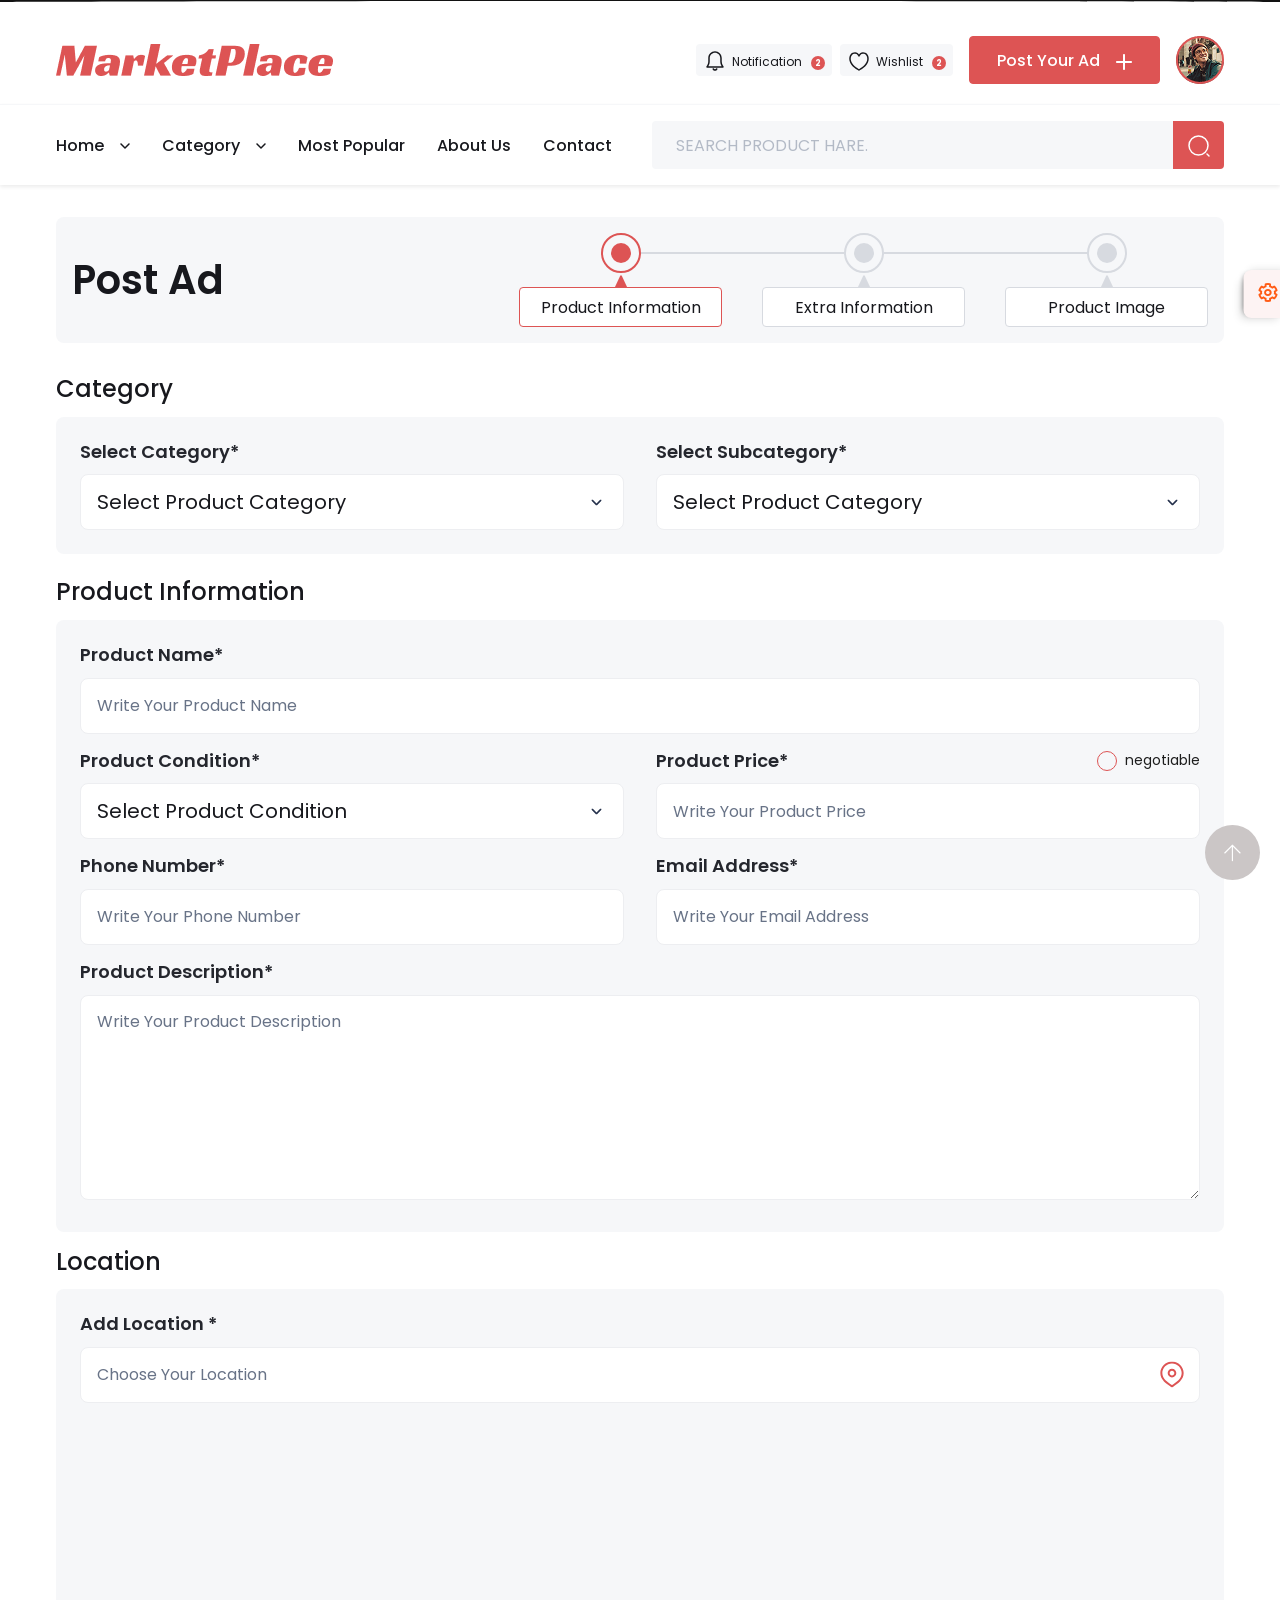
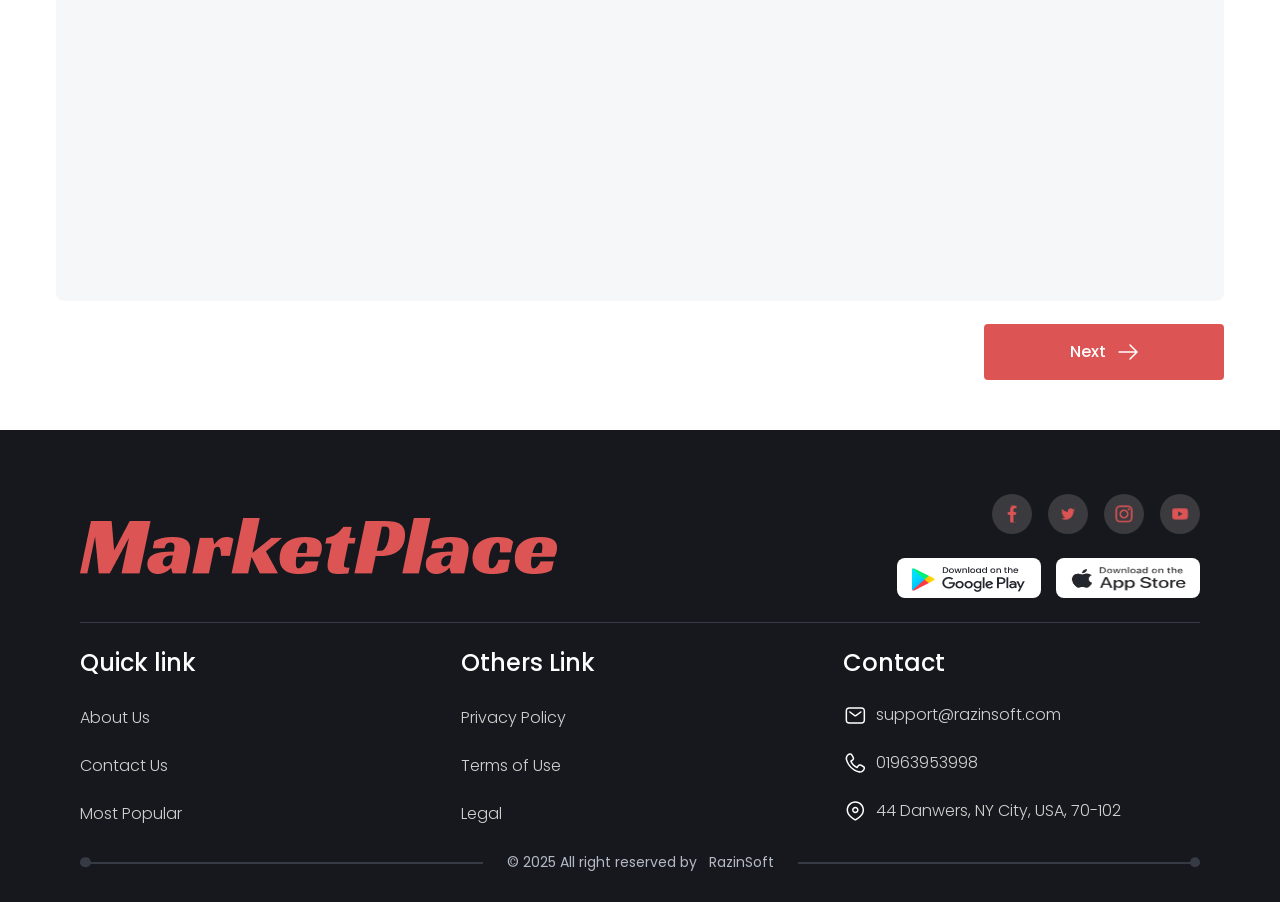
<file: post-ad.html>
<!DOCTYPE html>
<html lang="en">

<head>
    <meta charset="UTF-8">
    <meta name="viewport" content="width=device-width, initial-scale=1.0">
    <title>Market-Place</title>
    <link rel="stylesheet" href="assets/css/bootstrap.min.css">
    <link rel="stylesheet" href="assets/css/magnific-popup.css">
    <link rel="stylesheet" href="assets/css/spacing.css">
    <link rel="stylesheet" href="assets/css/fontawesome-pro.css">
    <link rel="stylesheet" href="assets/css/swiper-bundle.min.css">
    <link rel="stylesheet" href="assets/css/animate.min.css">
    <link rel="stylesheet" href="assets/css/style.css">
    <!-- Place favicon.ico in the root directory -->
    <link rel="shortcut icon" type="image/x-icon" href="assets/img/logo/favicon.png">
</head>


<body>
    <!-- preloader -->
    <div class="loader-wrap">
        <svg viewBox="0 0 1000 1000" preserveAspectRatio="none">
            <path id="svg" d="M0,1005S175,995,500,995s500,5,500,5V0H0Z"></path>
        </svg>
        <div class="loader-wrap-heading">
            <div class="load-text">
                <span>M</span>
                <span>A</span>
                <span>R</span>
                <span>K</span>
                <span>E</span>
                <span>T</span>
                <span>-</span>
                <span>P</span>
                <span>L</span>
                <span>A</span>
                <span>C</span>
                <span>E</span>
            </div>
        </div>
    </div>

    <!-- scrollToTop -->
    <div class="scrollToTop active-progress">
        <div class="arrowUp">
            <i class="fal fa-arrow-up"></i>
        </div>
        <div class="water" style="transform: translate(0px, 47%);">
            <svg viewBox="0 0 560 20" class="water_wave water_wave_back">
                <use xlink:href="#wave"></use>
            </svg>
            <svg viewBox="0 0 560 20" class="water_wave water_wave_front">
                <use xlink:href="#wave"></use>
            </svg>
            <svg version="1.1" xmlns="http://www.w3.org/2000/svg" xmlns:xlink="http://www.w3.org/1999/xlink"
                viewBox="0 0 560 20" style="display: none;">
                <symbol id="wave">
                    <path
                        d="M420,20c21.5-0.4,38.8-2.5,51.1-4.5c13.4-2.2,26.5-5.2,27.3-5.4C514,6.5,518,4.7,528.5,2.7c7.1-1.3,17.9-2.8,31.5-2.7c0,0,0,0,0,0v20H420z"
                        fill="#"
                        style="transition: stroke-dashoffset 10ms linear; stroke-dasharray: 301.839, 301.839; stroke-dashoffset: 140.858px;">
                    </path>
                    <path
                        d="M420,20c-21.5-0.4-38.8-2.5-51.1-4.5c-13.4-2.2-26.5-5.2-27.3-5.4C326,6.5,322,4.7,311.5,2.7C304.3,1.4,293.6-0.1,280,0c0,0,0,0,0,0v20H420z"
                        fill="#"
                        style="transition: stroke-dashoffset 10ms linear; stroke-dasharray: 301.839, 301.839; stroke-dashoffset: 140.858px;">
                    </path>
                    <path
                        d="M140,20c21.5-0.4,38.8-2.5,51.1-4.5c13.4-2.2,26.5-5.2,27.3-5.4C234,6.5,238,4.7,248.5,2.7c7.1-1.3,17.9-2.8,31.5-2.7c0,0,0,0,0,0v20H140z"
                        fill="#"
                        style="transition: stroke-dashoffset 10ms linear; stroke-dasharray: 301.839, 301.839; stroke-dashoffset: 140.858px;">
                    </path>
                    <path
                        d="M140,20c-21.5-0.4-38.8-2.5-51.1-4.5c-13.4-2.2-26.5-5.2-27.3-5.4C46,6.5,42,4.7,31.5,2.7C24.3,1.4,13.6-0.1,0,0c0,0,0,0,0,0l0,20H140z"
                        fill="#"
                        style="transition: stroke-dashoffset 10ms linear; stroke-dasharray: 301.839, 301.839; stroke-dashoffset: 140.858px;">
                    </path>
                </symbol>
            </svg>
        </div>
    </div>
    <!-- offcanvas start -->
    <div class="tp-offcanvas-area">
        <div class="tp-offcanvas-wrapper">
            <div class="tp-offcanvas-header d-flex justify-content-between align-items-center mb-90">
                <div class="tp-offcanvas-logo">
                    <a href="javascript:void(0)">
                        <img src="assets/img/logo/header-logo.png" alt="">
                    </a>
                </div>
                <div class="tp-offcanvas-close">
                    <button>
                        <i class="fal fa-times"></i>
                    </button>
                </div>
            </div>
            <div class="rs-header-top-right d-flex align-items-center justify-content-end">
                <a href="javascript:void(0)" class="rs-header-notification d-flex align-items-center">
                    <i class="rs-header-notification-icon">
                        <img src="assets/img/icon/bell.svg" alt="">
                    </i>
                    <span>Notification</span>
                    <cite>
                        2
                    </cite>
                </a>
                <a href="javascript:void(0)" class="rs-header-heart d-flex align-items-center">
                    <i class="rs-header-heart-icon">
                        <img src="assets/img/icon/heart.svg" alt="">
                    </i>
                    <span>Wishlist</span>
                    <cite>
                        2
                    </cite>
                </a>
                <a href="post-ad.html" class="rs-header-btn rs-btn d-flex align-items-center">
                    Post Your Ad
                    <svg xmlns="http://www.w3.org/2000/svg" width="16" height="16" viewBox="0 0 16 16" fill="none">
                        <path
                            d="M15 7H9V1C9 0.448 8.552 0 8 0C7.448 0 7 0.448 7 1V7H1C0.448 7 0 7.448 0 8C0 8.552 0.448 9 1 9H7V15C7 15.552 7.448 16 8 16C8.552 16 9 15.552 9 15V9H15C15.552 9 16 8.552 16 8C16 7.448 15.552 7 15 7Z"
                            fill="currentColor" />
                    </svg>
                </a>
            </div>
            <div class="tp-offcanvas-menu d-lg-none mb-50">
                <nav></nav>
            </div>
            <div class="tp-offcanvas-content mb-50 d-none d-xl-block">
                <h2 class="tp-offcanvas-title">
                    hello-there
                </h2>
                <p>
                    The IT agency industry is evolving at an incredible pace, showing no signs of slowing down.
                </p>
            </div>
            <div class="tp-offcanvas-gallery mb-50 br-10">
                <a class="popup-image" href="assets/img/hero/hero-06.jpg">
                    <img src="assets/img/hero/hero-06.jpg" alt="">
                </a>
                <a class="popup-image" href="assets/img/hero/hero-07.jpg">
                    <img src="assets/img/hero/hero-07.jpg" alt="">
                </a>
                <a class="popup-image" href="assets/img/hero/hero-03.jpg">
                    <img src="assets/img/hero/hero-03.jpg" alt="">
                </a>
                <a class="popup-image" href="assets/img/hero/hero-04.jpg">
                    <img src="assets/img/hero/hero-04.jpg" alt="">
                </a>
            </div>
            <div class="tp-offcanvas-info mb-50">
                <h3 class="tp-offcanvas-info-title mb-15">
                    information
                </h3>
                <span>
                    <a href="tel:+62427634206">
                        +624 276 342 06
                    </a>
                </span>
                <span>
                    <a href="mailto:support@gmail.com">
                        support@gmail.com
                    </a>
                </span>
                <span>
                    <a href="javascript:void(0)">
                        7240 Wentworth Road Valdosta, GA 31601
                    </a>
                </span>
            </div>
            <div class="tp-offcanvas-social">
                <h3 class="tp-offcanvas-social-title mb-15">
                    follow us
                </h3>
                <a href="javascript:void(0)"><i class="fab fa-facebook-f"></i></a>
                <a href="javascript:void(0)"><i class="fab fa-twitter"></i></a>
                <a href="javascript:void(0)"><i class="fab fa-linkedin-in"></i></a>
                <a href="javascript:void(0)"><i class="fab fa-instagram"></i></a>
            </div>
        </div>
    </div>
    <div class="tp-offcanvas-overlay"></div>
    <!-- offcanvas end -->

    <!-- sticky-header-start -->
    <div class="rs-header-sticky">
        <div class="container">
            <div class="row align-items-center">
                <div class="col-xl-3 col-lg-3 col-md-4 col-9">
                    <div class="rs-header-logo">
                        <a href="javascript:void(0)">
                            <img src="assets/img/logo/header-logo.png" alt="">
                        </a>
                    </div>
                </div>
                <div class="col-xl-7 col-lg-7 d-none d-lg-block">
                    <div class="rs-header-main-menu">
                        <nav class="tp-mobile-menu-active">
                            <ul class="justify-content-center">
                                <li>
                                    <a href="index.html">Home
                                        <svg xmlns="http://www.w3.org/2000/svg" width="10" height="6" viewBox="0 0 10 6"
                                            fill="currentColor">
                                            <path
                                                d="M5.00002 5.75076C4.80802 5.75076 4.61599 5.67778 4.46999 5.53079L0.469994 1.53079C0.176994 1.23779 0.176994 0.76275 0.469994 0.46975C0.762994 0.17675 1.23803 0.17675 1.53103 0.46975L5.001 3.93972L8.47097 0.46975C8.76397 0.17675 9.23901 0.17675 9.53201 0.46975C9.82501 0.76275 9.82501 1.23779 9.53201 1.53079L5.53201 5.53079C5.38401 5.67778 5.19202 5.75076 5.00002 5.75076Z"
                                                fill="currentColor" />
                                        </svg>
                                    </a>
                                    <div class="tp-megamenu-wrapper-2">
                                        <div class="row gx-0">
                                            <div class="tp-megamenu-list tp-megamenu-list-2">
                                                <ul class="rs-home-menu">
                                                    <li><a href="index.html">Home</a></li>
                                                    <li><a href="profile.html">My Profile</a></li>
                                                    <li><a href="seler-profile.html">Seler-Profile</a>
                                                    </li>
                                                    <li><a href="post-ad.html">Post-Ad</a></li>
                                                    <li><a href="about.html">Our-About</a></li>
                                                    <li><a href="product-details.html">Product-Details</a>
                                                    </li>
                                                    <li><a href="product-list.html">Product-List</a>
                                                    </li>

                                                    <li><a href="my-product-details.html">My-Product-Details</a>
                                                    </li>
                                                    <li><a href="about.html">Our-About</a></li>
                                                    <li><a href="contact.html">Contact</a></li>
                                                    <li><a href="log-in.html">Login</a></li>
                                                    <li><a href="sign-up.html">Sign-Up</a></li>
                                                </ul>
                                            </div>
                                        </div>
                                    </div>
                                </li>
                                <li>
                                    <a href="javascript:void(0)">Category
                                        <svg xmlns="http://www.w3.org/2000/svg" width="10" height="6" viewBox="0 0 10 6"
                                            fill="currentColor">
                                            <path
                                                d="M5.00002 5.75076C4.80802 5.75076 4.61599 5.67778 4.46999 5.53079L0.469994 1.53079C0.176994 1.23779 0.176994 0.76275 0.469994 0.46975C0.762994 0.17675 1.23803 0.17675 1.53103 0.46975L5.001 3.93972L8.47097 0.46975C8.76397 0.17675 9.23901 0.17675 9.53201 0.46975C9.82501 0.76275 9.82501 1.23779 9.53201 1.53079L5.53201 5.53079C5.38401 5.67778 5.19202 5.75076 5.00002 5.75076Z"
                                                fill="currentColor" />
                                        </svg>
                                    </a>
                                    <div class="tp-megamenu-wrapper ">
                                        <div class="row gx-0">
                                            <div class="tp-megamenu-list">
                                                <ul>
                                                    <li class="has-dropdown p-relative"><a
                                                            href="javascript:void(0)"><img
                                                                src="assets/img/cat/cat-04.png" alt="">
                                                            Modern Agency</a>
                                                        <ul class="sub-dropdown p-absolute">
                                                            <li><a href="javascript:void(0)"><img
                                                                        src="assets/img/cat/cat-04.png" alt=""> Modern
                                                                    Agency</a></li>
                                                            <li><a href="javascript:void(0)"><img
                                                                        src="assets/img/cat/cat-04.png" alt=""> Design
                                                                    Studio</a></li>
                                                            <li><a href="javascript:void(0)"><img
                                                                        src="assets/img/cat/cat-04.png" alt=""> Digital
                                                                    Marketing</a>
                                                            </li>
                                                            <li><a href="javascript:void(0)"><img
                                                                        src="assets/img/cat/cat-04.png" alt=""> Creative
                                                                    Studio</a></li>
                                                        </ul>
                                                    </li>
                                                    <li><a href="javascript:void(0)"><img
                                                                src="assets/img/cat/cat-04.png" alt="">
                                                            Design Studio</a></li>
                                                    <li><a href="javascript:void(0)"><img
                                                                src="assets/img/cat/cat-04.png" alt="">
                                                            Digital Marketing</a></li>
                                                    <li><a href="javascript:void(0)"><img
                                                                src="assets/img/cat/cat-04.png" alt="">
                                                            Creative Studio</a></li>
                                                    <li><a href="javascript:void(0)"><img
                                                                src="assets/img/cat/cat-04.png" alt="">
                                                            Design Agency</a></li>
                                                    <li><a href="javascript:void(0)"><img
                                                                src="assets/img/cat/cat-04.png" alt="">
                                                            Creative Agency</a></li>
                                                    <li><a href="javascript:void(0)"><img
                                                                src="assets/img/cat/cat-04.png" alt="">
                                                            Architecture Hub</a></li>
                                                    <li><a href="javascript:void(0)"><img
                                                                src="assets/img/cat/cat-04.png" alt="">
                                                            AI Image Generator</a></li>
                                                    <li><a href="javascript:void(0)"><img
                                                                src="assets/img/cat/cat-04.png" alt="">
                                                            Modern Agency</a></li>
                                                    <li><a href="javascript:void(0)"><img
                                                                src="assets/img/cat/cat-04.png" alt="">
                                                            Design Studio</a></li>
                                                    <li><a href="javascript:void(0)"><img
                                                                src="assets/img/cat/cat-04.png" alt="">
                                                            Digital Marketing</a></li>
                                                    <li><a href="javascript:void(0)"><img
                                                                src="assets/img/cat/cat-04.png" alt="">
                                                            Creative Studio</a></li>
                                                    <li><a href="javascript:void(0)"><img
                                                                src="assets/img/cat/cat-04.png" alt="">
                                                            Design Agency</a></li>
                                                    <li><a href="javascript:void(0)"><img
                                                                src="assets/img/cat/cat-04.png" alt="">
                                                            Creative Agency</a></li>
                                                    <li><a href="javascript:void(0)"><img
                                                                src="assets/img/cat/cat-04.png" alt="">
                                                            Architecture Hub</a></li>
                                                    <li><a href="javascript:void(0)"><img
                                                                src="assets/img/cat/cat-04.png" alt="">
                                                            AI Image Generator</a></li>
                                                    <li><a href="javascript:void(0)"><img
                                                                src="assets/img/cat/cat-04.png" alt="">
                                                            Modern Agency</a></li>
                                                    <li><a href="javascript:void(0)"><img
                                                                src="assets/img/cat/cat-04.png" alt="">
                                                            Design Studio</a></li>
                                                    <li><a href="javascript:void(0)"><img
                                                                src="assets/img/cat/cat-04.png" alt="">
                                                            Digital Marketing</a></li>
                                                    <li><a href="javascript:void(0)"><img
                                                                src="assets/img/cat/cat-04.png" alt="">
                                                            Creative Studio</a></li>
                                                    <li><a href="javascript:void(0)"><img
                                                                src="assets/img/cat/cat-04.png" alt="">
                                                            Design Agency</a></li>
                                                    <li><a href="javascript:void(0)"><img
                                                                src="assets/img/cat/cat-04.png" alt="">
                                                            Creative Agency</a></li>
                                                    <li><a href="javascript:void(0)"><img
                                                                src="assets/img/cat/cat-04.png" alt="">
                                                            Architecture Hub</a></li>
                                                    <li><a href="javascript:void(0)"><img
                                                                src="assets/img/cat/cat-04.png" alt="">
                                                            AI Image Generator</a></li>
                                                    <li><a href="javascript:void(0)"><img
                                                                src="assets/img/cat/cat-04.png" alt="">
                                                            Modern Agency</a></li>
                                                    <li><a href="javascript:void(0)"><img
                                                                src="assets/img/cat/cat-04.png" alt="">
                                                            Design Studio</a></li>
                                                    <li><a href="javascript:void(0)"><img
                                                                src="assets/img/cat/cat-04.png" alt="">
                                                            Digital Marketing</a></li>
                                                    <li><a href="javascript:void(0)"><img
                                                                src="assets/img/cat/cat-04.png" alt="">
                                                            Creative Studio</a></li>
                                                    <li><a href="javascript:void(0)"><img
                                                                src="assets/img/cat/cat-04.png" alt="">
                                                            Design Agency</a></li>
                                                    <li><a href="javascript:void(0)"><img
                                                                src="assets/img/cat/cat-04.png" alt="">
                                                            Creative Agency</a></li>
                                                    <li><a href="javascript:void(0)"><img
                                                                src="assets/img/cat/cat-04.png" alt="">
                                                            Architecture Hub</a></li>
                                                    <li><a href="javascript:void(0)"><img
                                                                src="assets/img/cat/cat-04.png" alt="">
                                                            AI Image Generator</a></li>
                                                </ul>
                                            </div>

                                        </div>
                                    </div>
                                </li>
                                <li><a href="javascript:void(0)">Most Popular</a></li>
                                <li><a href="about.html">About Us</a></li>
                                <li><a href="contact.html">Contact</a></li>
                            </ul>
                        </nav>
                    </div>
                </div>
                <div class="col-xl-2 col-lg-2 col-md-8 col-3">
                    <div class="rs-header-sticky-right d-flex align-items-center justify-content-end">
                        <a href="post-ad.html"
                            class="rs-header-btn rs-btn d-flex align-items-center p-0 d-none d-md-flex">
                            Post Ad
                        </a>
                        <div class="rs-header-abtar tp-header-author p-relative d-inline-block">
                            <img src="assets/img/abter/header-abtar.png" alt="">
                            <div class="tp-header-author-thumb-more p-absolute">
                                 <a href="sign-in.html">
                                    <i class="fal fa-sign-in"></i>
                                    Sign In
                                </a>
                                <a href="profile.html">
                                    <i class="fal fa-user-alt"></i>
                                    Profile
                                </a>
                                <a href="#">
                                    <i class="fal fa-user-plus"></i>
                                    Add acount
                                </a>
                                <a href="javascript:void(0)">
                                    <i class="fal fa-sign-in"></i>
                                    Login
                                </a>
                                <a href="javascript:void(0)">
                                    <i class="fal fa-sign-in"></i>
                                    User Login
                                </a>
                                <a href="javascript:void(0)">
                                    <i class="fal fa-sign-out"></i>
                                    Logout
                                </a>
                            </div>
                        </div>
                        <div class="rs-offcanvas-btn ml-8">
                            <button class="d-lg-none d-md-block" data-bg-color="#ddd">
                                <svg xmlns="http://www.w3.org/2000/svg" width="20" height="20" viewBox="0 0 20 20"
                                    fill="none">
                                    <path
                                        d="M2.94801 5.07455C1.84307 5.08612 0.938738 4.19953 0.927183 3.09559C0.915628 1.99165 1.8012 1.08634 2.90614 1.07477C4.01108 1.0632 4.91541 1.94979 4.92696 3.05373C4.93852 4.15767 4.05295 5.06299 2.94801 5.07455ZM11.9266 2.98046C11.915 1.87652 11.0107 0.989939 9.90576 1.0015C8.80082 1.01307 7.91524 1.91839 7.9268 3.02233C7.93835 4.12627 8.84268 5.01285 9.94762 5.00129C11.0526 4.98972 11.9381 4.0844 11.9266 2.98046ZM18.9262 2.9072C18.9146 1.80326 18.0103 0.916674 16.9054 0.928239C15.8004 0.939805 14.9149 1.84512 14.9264 2.94906C14.938 4.053 15.8423 4.93959 16.9472 4.92802C18.0522 4.91645 18.9378 4.01114 18.9262 2.9072ZM5.00023 10.0533C4.98867 8.9494 4.08435 8.06282 2.97941 8.07439C1.87447 8.08595 0.988893 8.99127 1.00045 10.0952C1.012 11.1991 1.91633 12.0857 3.02127 12.0742C4.12621 12.0626 5.01178 11.1573 5.00023 10.0533ZM11.9998 9.98008C11.9883 8.87614 11.084 7.98956 9.97902 8.00112C8.87408 8.01269 7.98851 8.91801 8.00006 10.0219C8.01162 11.1259 8.91595 12.0125 10.0209 12.0009C11.1258 11.9893 12.0114 11.084 11.9998 9.98008ZM18.9995 9.90681C18.9879 8.80287 18.0836 7.91629 16.9786 7.92786C15.8737 7.93942 14.9881 8.84474 14.9997 9.94868C15.0112 11.0526 15.9156 11.9392 17.0205 11.9276C18.1254 11.9161 19.011 11.0108 18.9995 9.90681ZM5.07349 17.053C5.06194 15.949 4.15761 15.0624 3.05267 15.074C1.94773 15.0856 1.06216 15.9909 1.07371 17.0948C1.08527 18.1988 1.9896 19.0853 3.09454 19.0738C4.19948 19.0622 5.08505 18.1569 5.07349 17.053ZM12.0731 16.9797C12.0616 15.8758 11.1572 14.9892 10.0523 15.0007C8.94735 15.0123 8.06178 15.9176 8.07333 17.0216C8.08489 18.1255 8.98921 19.0121 10.0942 19.0005C11.1991 18.989 12.0847 18.0836 12.0731 16.9797ZM19.0727 16.9064C19.0612 15.8025 18.1568 14.9159 17.0519 14.9275C15.947 14.939 15.0614 15.8444 15.0729 16.9483C15.0845 18.0522 15.9888 18.9388 17.0938 18.9273C18.1987 18.9157 19.0843 18.0104 19.0727 16.9064Z"
                                        fill="#DD5454"></path>
                                </svg>
                            </button>
                        </div>
                    </div>
                </div>
            </div>
        </div>
    </div>
    <!-- sticky-header-end -->

    <!-- Template rtl start -->
    <div class="rs-template-settings">
        <div class="rs-template-settings-top">
            <div class="rs-template-settings-icon">
                <i class="far fa-cog"></i>
            </div>
            <h3 class="rs-template-settings-title">
                Template Settings
            </h3>
            <div class="rs-template-settings-button mb-10 d-flex align-items-center justify-content-between">
                <button class="active"><i class="far fa-moon"></i>Dark</button>
                <button><i class="far fa-sun"></i>Light</button>
            </div>
            <div
                class="rs-template-settings-button rs-template-settings-button-rtl d-flex align-items-center justify-content-between">
                <button>Rtl</button>
                <button class="active">Ltr</button>
            </div>
        </div>
    </div>
    <!-- Template rtl end -->

    <!-- next btn start -->
    <div class="next-btn-fix">
        <button type="submit" class="next-btn d-flex align-items-center justify-content-center gap-12 p-absolute">
            Next
            <svg xmlns="http://www.w3.org/2000/svg" width="20" height="16" viewBox="0 0 20 16" fill="none">
                <path
                    d="M19.6919 8.28787C19.6539 8.37987 19.599 8.46276 19.53 8.53176L12.53 15.5318C12.384 15.6778 12.192 15.7517 12 15.7517C11.808 15.7517 11.616 15.6788 11.47 15.5318C11.177 15.2388 11.177 14.7637 11.47 14.4707L17.1899 8.75076H1C0.586 8.75076 0.25 8.41476 0.25 8.00076C0.25 7.58676 0.586 7.25076 1 7.25076H17.189L11.469 1.53079C11.176 1.23779 11.176 0.76275 11.469 0.46975C11.762 0.17675 12.237 0.17675 12.53 0.46975L19.53 7.46975C19.599 7.53875 19.6539 7.62165 19.6919 7.71365C19.7679 7.89765 19.7679 8.10387 19.6919 8.28787Z"
                    fill="white"></path>
            </svg>
        </button>
    </div>
    <!-- next btn end -->

    <div id="smooth-wrapper">
        <div id="smooth-content">
            <!-- header start -->
            <header>
                <div class="rs-header-area">
                    <div class="container">
                        <div class="rs-header-top">
                            <div class="row align-items-center">
                                <div class="col-xl-4 col-lg-4 col-md-3 col-9">
                                    <div class="rs-header-logo">
                                        <a href="index.html">
                                            <img src="assets/img/logo/header-logo.png" alt="">
                                        </a>
                                    </div>
                                </div>
                                <div class="col-xl-8 col-lg-8 col-md-9 col-3">
                                    <div class="rs-header-top-right d-flex align-items-center justify-content-end">
                                        <a href="javascript:void(0)"
                                            class="rs-header-notification d-flex align-items-center d-none d-md-block">
                                            <i class="rs-header-notification-icon">
                                                <img src="assets/img/icon/bell.svg" alt="">
                                            </i>
                                            <span>Notification</span>
                                            <cite>
                                                2
                                            </cite>
                                        </a>
                                        <a href="javascript:void(0)"
                                            class="rs-header-heart d-flex align-items-center d-none d-md-block">
                                            <i class="rs-header-heart-icon">
                                                <img src="assets/img/icon/heart.svg" alt="">
                                            </i>
                                            <span>Wishlist</span>
                                            <cite>
                                                2
                                            </cite>
                                        </a>
                                        <a href="post-ad.html"
                                            class="rs-header-btn rs-btn d-flex align-items-center d-none d-md-block">
                                            Post Your Ad
                                            <svg xmlns="http://www.w3.org/2000/svg" width="16" height="16"
                                                viewBox="0 0 16 16" fill="none">
                                                <path
                                                    d="M15 7H9V1C9 0.448 8.552 0 8 0C7.448 0 7 0.448 7 1V7H1C0.448 7 0 7.448 0 8C0 8.552 0.448 9 1 9H7V15C7 15.552 7.448 16 8 16C8.552 16 9 15.552 9 15V9H15C15.552 9 16 8.552 16 8C16 7.448 15.552 7 15 7Z"
                                                    fill="currentColor" />
                                            </svg>
                                        </a>
                                        <div class="rs-header-abtar tp-header-author p-relative">
                                            <img src="assets/img/abter/header-abtar.png" alt="">
                                            <div class="tp-header-author-thumb-more p-absolute">
                                                <a href="sign-in.html">
                                                    <i class="fal fa-sign-in"></i>
                                                    Sign In
                                                </a>
                                                <a href="profile.html">
                                                    <i class="fal fa-user-alt"></i>
                                                    Profile
                                                </a>
                                                <a href="#">
                                                    <i class="fal fa-user-plus"></i>
                                                    Add acount
                                                </a>
                                                <a href="javascript:void(0)">
                                                    <i class="fal fa-sign-in"></i>
                                                    Login
                                                </a>
                                                <a href="javascript:void(0)">
                                                    <i class="fal fa-sign-in"></i>
                                                    User Login
                                                </a>
                                                <a href="javascript:void(0)">
                                                    <i class="fal fa-sign-out"></i>
                                                    Logout
                                                </a>
                                            </div>
                                        </div>
                                    </div>
                                </div>
                            </div>
                        </div>
                    </div>
                    <div class="rs-header-bottom">
                        <div class="container">
                            <div class="row align-items-center">
                                <div class="col-xl-6 col-lg-7 col-md-12">
                                    <div class="rs-header-main-menu d-none d-lg-block">
                                        <nav class="tp-mobile-menu-active">
                                            <ul>
                                                <li>
                                                    <a href="index.html">Home
                                                        <svg xmlns="http://www.w3.org/2000/svg" width="10" height="6"
                                                            viewBox="0 0 10 6" fill="currentColor">
                                                            <path
                                                                d="M5.00002 5.75076C4.80802 5.75076 4.61599 5.67778 4.46999 5.53079L0.469994 1.53079C0.176994 1.23779 0.176994 0.76275 0.469994 0.46975C0.762994 0.17675 1.23803 0.17675 1.53103 0.46975L5.001 3.93972L8.47097 0.46975C8.76397 0.17675 9.23901 0.17675 9.53201 0.46975C9.82501 0.76275 9.82501 1.23779 9.53201 1.53079L5.53201 5.53079C5.38401 5.67778 5.19202 5.75076 5.00002 5.75076Z"
                                                                fill="currentColor" />
                                                        </svg>
                                                    </a>
                                                    <div class="tp-megamenu-wrapper-2">
                                                        <div class="row gx-0">
                                                            <div class="tp-megamenu-list tp-megamenu-list-2">
                                                                <ul class="rs-home-menu">
                                                                    <li><a href="index.html">Home</a></li>
                                                                    <li><a href="profile.html">My Profile</a></li>
                                                                    <li><a href="seler-profile.html">Seler-Profile</a>
                                                                    </li>
                                                                    <li><a href="post-ad.html">Post-Ad</a></li>
                                                                    <li><a href="about.html">Our-About</a></li>
                                                                    <li><a
                                                                            href="product-details.html">Product-Details</a>
                                                                    </li>
                                                                    <li><a href="product-list.html">Product-List</a>
                                                                    </li>

                                                                    <li><a
                                                                            href="my-product-details.html">My-Product-Details</a>
                                                                    </li>
                                                                    <li><a href="about.html">Our-About</a></li>
                                                                    <li><a href="contact.html">Contact</a></li>
                                                                    <li><a href="log-in.html">Login</a></li>
                                                                    <li><a href="sign-up.html">Sign-Up</a></li>
                                                                </ul>
                                                            </div>
                                                        </div>
                                                    </div>
                                                </li>
                                                <li>
                                                    <a href="javascript:void(0)">Category
                                                        <svg xmlns="http://www.w3.org/2000/svg" width="10" height="6"
                                                            viewBox="0 0 10 6" fill="currentColor">
                                                            <path
                                                                d="M5.00002 5.75076C4.80802 5.75076 4.61599 5.67778 4.46999 5.53079L0.469994 1.53079C0.176994 1.23779 0.176994 0.76275 0.469994 0.46975C0.762994 0.17675 1.23803 0.17675 1.53103 0.46975L5.001 3.93972L8.47097 0.46975C8.76397 0.17675 9.23901 0.17675 9.53201 0.46975C9.82501 0.76275 9.82501 1.23779 9.53201 1.53079L5.53201 5.53079C5.38401 5.67778 5.19202 5.75076 5.00002 5.75076Z"
                                                                fill="currentColor" />
                                                        </svg>
                                                    </a>
                                                    <div class="tp-megamenu-wrapper ">
                                                        <div class="row gx-0">
                                                            <div class="tp-megamenu-list">
                                                                <ul>
                                                                    <li class="has-dropdown p-relative"><a
                                                                            href="javascript:void(0)"><img
                                                                                src="assets/img/cat/cat-04.png" alt="">
                                                                            Modern Agency</a>
                                                                        <ul class="sub-dropdown p-absolute">
                                                                            <li><a href="javascript:void(0)"><img
                                                                                        src="assets/img/cat/cat-04.png"
                                                                                        alt=""> Modern Agency</a></li>
                                                                            <li><a href="javascript:void(0)"><img
                                                                                        src="assets/img/cat/cat-04.png"
                                                                                        alt=""> Design Studio</a></li>
                                                                            <li><a href="javascript:void(0)"><img
                                                                                        src="assets/img/cat/cat-04.png"
                                                                                        alt=""> Digital Marketing</a>
                                                                            </li>
                                                                            <li><a href="javascript:void(0)"><img
                                                                                        src="assets/img/cat/cat-04.png"
                                                                                        alt=""> Creative Studio</a></li>
                                                                        </ul>
                                                                    </li>
                                                                    <li><a href="javascript:void(0)"><img
                                                                                src="assets/img/cat/cat-04.png" alt="">
                                                                            Design Studio</a></li>
                                                                    <li><a href="javascript:void(0)"><img
                                                                                src="assets/img/cat/cat-04.png" alt="">
                                                                            Digital Marketing</a></li>
                                                                    <li><a href="javascript:void(0)"><img
                                                                                src="assets/img/cat/cat-04.png" alt="">
                                                                            Creative Studio</a></li>
                                                                    <li><a href="javascript:void(0)"><img
                                                                                src="assets/img/cat/cat-04.png" alt="">
                                                                            Design Agency</a></li>
                                                                    <li><a href="javascript:void(0)"><img
                                                                                src="assets/img/cat/cat-04.png" alt="">
                                                                            Creative Agency</a></li>
                                                                    <li><a href="javascript:void(0)"><img
                                                                                src="assets/img/cat/cat-04.png" alt="">
                                                                            Architecture Hub</a></li>
                                                                    <li><a href="javascript:void(0)"><img
                                                                                src="assets/img/cat/cat-04.png" alt="">
                                                                            AI Image Generator</a></li>
                                                                    <li><a href="javascript:void(0)"><img
                                                                                src="assets/img/cat/cat-04.png" alt="">
                                                                            Modern Agency</a></li>
                                                                    <li><a href="javascript:void(0)"><img
                                                                                src="assets/img/cat/cat-04.png" alt="">
                                                                            Design Studio</a></li>
                                                                    <li><a href="javascript:void(0)"><img
                                                                                src="assets/img/cat/cat-04.png" alt="">
                                                                            Digital Marketing</a></li>
                                                                    <li><a href="javascript:void(0)"><img
                                                                                src="assets/img/cat/cat-04.png" alt="">
                                                                            Creative Studio</a></li>
                                                                    <li><a href="javascript:void(0)"><img
                                                                                src="assets/img/cat/cat-04.png" alt="">
                                                                            Design Agency</a></li>
                                                                    <li><a href="javascript:void(0)"><img
                                                                                src="assets/img/cat/cat-04.png" alt="">
                                                                            Creative Agency</a></li>
                                                                    <li><a href="javascript:void(0)"><img
                                                                                src="assets/img/cat/cat-04.png" alt="">
                                                                            Architecture Hub</a></li>
                                                                    <li><a href="javascript:void(0)"><img
                                                                                src="assets/img/cat/cat-04.png" alt="">
                                                                            AI Image Generator</a></li>
                                                                    <li><a href="javascript:void(0)"><img
                                                                                src="assets/img/cat/cat-04.png" alt="">
                                                                            Modern Agency</a></li>
                                                                    <li><a href="javascript:void(0)"><img
                                                                                src="assets/img/cat/cat-04.png" alt="">
                                                                            Design Studio</a></li>
                                                                    <li><a href="javascript:void(0)"><img
                                                                                src="assets/img/cat/cat-04.png" alt="">
                                                                            Digital Marketing</a></li>
                                                                    <li><a href="javascript:void(0)"><img
                                                                                src="assets/img/cat/cat-04.png" alt="">
                                                                            Creative Studio</a></li>
                                                                    <li><a href="javascript:void(0)"><img
                                                                                src="assets/img/cat/cat-04.png" alt="">
                                                                            Design Agency</a></li>
                                                                    <li><a href="javascript:void(0)"><img
                                                                                src="assets/img/cat/cat-04.png" alt="">
                                                                            Creative Agency</a></li>
                                                                    <li><a href="javascript:void(0)"><img
                                                                                src="assets/img/cat/cat-04.png" alt="">
                                                                            Architecture Hub</a></li>
                                                                    <li><a href="javascript:void(0)"><img
                                                                                src="assets/img/cat/cat-04.png" alt="">
                                                                            AI Image Generator</a></li>
                                                                    <li><a href="javascript:void(0)"><img
                                                                                src="assets/img/cat/cat-04.png" alt="">
                                                                            Modern Agency</a></li>
                                                                    <li><a href="javascript:void(0)"><img
                                                                                src="assets/img/cat/cat-04.png" alt="">
                                                                            Design Studio</a></li>
                                                                    <li><a href="javascript:void(0)"><img
                                                                                src="assets/img/cat/cat-04.png" alt="">
                                                                            Digital Marketing</a></li>
                                                                    <li><a href="javascript:void(0)"><img
                                                                                src="assets/img/cat/cat-04.png" alt="">
                                                                            Creative Studio</a></li>
                                                                    <li><a href="javascript:void(0)"><img
                                                                                src="assets/img/cat/cat-04.png" alt="">
                                                                            Design Agency</a></li>
                                                                    <li><a href="javascript:void(0)"><img
                                                                                src="assets/img/cat/cat-04.png" alt="">
                                                                            Creative Agency</a></li>
                                                                    <li><a href="javascript:void(0)"><img
                                                                                src="assets/img/cat/cat-04.png" alt="">
                                                                            Architecture Hub</a></li>
                                                                    <li><a href="javascript:void(0)"><img
                                                                                src="assets/img/cat/cat-04.png" alt="">
                                                                            AI Image Generator</a></li>
                                                                </ul>
                                                            </div>

                                                        </div>
                                                    </div>
                                                </li>
                                                <li><a href="javascript:void(0)">Most Popular</a></li>
                                                <li><a href="about.html">About Us</a></li>
                                                <li><a href="contact.html">Contact</a></li>
                                            </ul>
                                        </nav>
                                    </div>
                                </div>
                                <div class="col-xl-6 col-lg-5 col-md-12">
                                    <div class="rs-header-form">
                                        <form action="#">
                                            <input type="text" placeholder="Search Product Hare.">
                                            <a href="javascript:void(0)">
                                                <svg xmlns="http://www.w3.org/2000/svg" width="24" height="24"
                                                    viewBox="0 0 24 24" fill="none">
                                                    <path
                                                        d="M11.5 21C16.7467 21 21 16.7467 21 11.5C21 6.25329 16.7467 2 11.5 2C6.25329 2 2 6.25329 2 11.5C2 16.7467 6.25329 21 11.5 21Z"
                                                        stroke="white" stroke-width="1.5" stroke-linecap="round"
                                                        stroke-linejoin="round" />
                                                    <path d="M22 22L20 20" stroke="white" stroke-width="1.5"
                                                        stroke-linecap="round" stroke-linejoin="round" />
                                                </svg>
                                            </a>
                                        </form>
                                        <div class="rs-offcanvas-btn">
                                            <button class="d-lg-none d-md-block">
                                                <svg xmlns="http://www.w3.org/2000/svg" width="20" height="20"
                                                    viewBox="0 0 20 20" fill="none">
                                                    <path
                                                        d="M2.94801 5.07455C1.84307 5.08612 0.938738 4.19953 0.927183 3.09559C0.915628 1.99165 1.8012 1.08634 2.90614 1.07477C4.01108 1.0632 4.91541 1.94979 4.92696 3.05373C4.93852 4.15767 4.05295 5.06299 2.94801 5.07455ZM11.9266 2.98046C11.915 1.87652 11.0107 0.989939 9.90576 1.0015C8.80082 1.01307 7.91524 1.91839 7.9268 3.02233C7.93835 4.12627 8.84268 5.01285 9.94762 5.00129C11.0526 4.98972 11.9381 4.0844 11.9266 2.98046ZM18.9262 2.9072C18.9146 1.80326 18.0103 0.916674 16.9054 0.928239C15.8004 0.939805 14.9149 1.84512 14.9264 2.94906C14.938 4.053 15.8423 4.93959 16.9472 4.92802C18.0522 4.91645 18.9378 4.01114 18.9262 2.9072ZM5.00023 10.0533C4.98867 8.9494 4.08435 8.06282 2.97941 8.07439C1.87447 8.08595 0.988893 8.99127 1.00045 10.0952C1.012 11.1991 1.91633 12.0857 3.02127 12.0742C4.12621 12.0626 5.01178 11.1573 5.00023 10.0533ZM11.9998 9.98008C11.9883 8.87614 11.084 7.98956 9.97902 8.00112C8.87408 8.01269 7.98851 8.91801 8.00006 10.0219C8.01162 11.1259 8.91595 12.0125 10.0209 12.0009C11.1258 11.9893 12.0114 11.084 11.9998 9.98008ZM18.9995 9.90681C18.9879 8.80287 18.0836 7.91629 16.9786 7.92786C15.8737 7.93942 14.9881 8.84474 14.9997 9.94868C15.0112 11.0526 15.9156 11.9392 17.0205 11.9276C18.1254 11.9161 19.011 11.0108 18.9995 9.90681ZM5.07349 17.053C5.06194 15.949 4.15761 15.0624 3.05267 15.074C1.94773 15.0856 1.06216 15.9909 1.07371 17.0948C1.08527 18.1988 1.9896 19.0853 3.09454 19.0738C4.19948 19.0622 5.08505 18.1569 5.07349 17.053ZM12.0731 16.9797C12.0616 15.8758 11.1572 14.9892 10.0523 15.0007C8.94735 15.0123 8.06178 15.9176 8.07333 17.0216C8.08489 18.1255 8.98921 19.0121 10.0942 19.0005C11.1991 18.989 12.0847 18.0836 12.0731 16.9797ZM19.0727 16.9064C19.0612 15.8025 18.1568 14.9159 17.0519 14.9275C15.947 14.939 15.0614 15.8444 15.0729 16.9483C15.0845 18.0522 15.9888 18.9388 17.0938 18.9273C18.1987 18.9157 19.0843 18.0104 19.0727 16.9064Z"
                                                        fill="#DD5454" />
                                                </svg>
                                            </button>
                                        </div>
                                    </div>
                                </div>
                            </div>
                        </div>
                    </div>
                </div>
            </header>
            <!-- header end -->

            <main>
                <!-- post ad start -->
                <section class="rs-post-ad-area mt-32">
                    <div class="container">
                        <div class="rs-post-ad-box p-16 br-8 mb-32" data-bg-color="#F6F7F9">
                            <div class="row align-items-center">
                                <div class="col-xl-6 col-lg-6 col-md-12">
                                    <div class="rs-post-ad-head">
                                        <h2 class="rs-post-ad-title">
                                            Post Ad
                                        </h2>
                                    </div>
                                </div>
                                <div class="col-xl-6 col-lg-6 col-md-12 align-self-end">
                                    <div class="rs-post-ad-info pt-54">
                                        <div class="rs-step-tabs d-flex align-items-center gap-40 justify-content-end">
                                            <a href="javascript:void(0)" class="step-tab p-relative active"
                                                data-step="0">
                                                <svg class="step-tab-svg-1 p-absolute"
                                                    xmlns="http://www.w3.org/2000/svg" width="40" height="40"
                                                    viewBox="0 0 40 40" fill="none">
                                                    <circle cx="20" cy="20" r="19" stroke="currentColor"
                                                        stroke-width="2" />
                                                    <circle cx="20" cy="20" r="10" fill="currentColor" />
                                                </svg>
                                                <svg class="step-tab-svg-3 p-absolute"
                                                    xmlns="http://www.w3.org/2000/svg" width="40" height="40"
                                                    viewBox="0 0 40 40" fill="none">
                                                    <path
                                                        d="M19.9997 3.33398C10.7997 3.33398 3.33301 10.8007 3.33301 20.0007C3.33301 29.2007 10.7997 36.6673 19.9997 36.6673C29.1997 36.6673 36.6663 29.2007 36.6663 20.0007C36.6663 10.8007 29.1997 3.33398 19.9997 3.33398ZM26.7163 17.0007L18.933 24.7673C18.6997 25.0173 18.383 25.134 18.0497 25.134C17.733 25.134 17.4163 25.0173 17.1663 24.7673L13.283 20.884C12.7997 20.4007 12.7997 19.6006 13.283 19.1173C13.7663 18.6339 14.5663 18.6339 15.0497 19.1173L18.0497 22.1174L24.9497 15.234C25.433 14.734 26.233 14.734 26.7163 15.234C27.1997 15.7173 27.1997 16.5007 26.7163 17.0007Z"
                                                        fill="#DD5454" />
                                                </svg>
                                                <svg class="step-tab-svg-2 p-absolute"
                                                    xmlns="http://www.w3.org/2000/svg" width="14" height="13"
                                                    viewBox="0 0 14 13" fill="none">
                                                    <path
                                                        d="M6.09299 0.953555C6.45135 0.181704 7.54865 0.181706 7.90701 0.953557L13.5 13H0.5L6.09299 0.953555Z"
                                                        fill="currentColor" />
                                                </svg>
                                                Product Information
                                            </a>
                                            <a href="javascript:void(0)" class="step-tab p-relative" data-step="1">
                                                <svg class="step-tab-svg-1 p-absolute"
                                                    xmlns="http://www.w3.org/2000/svg" width="40" height="40"
                                                    viewBox="0 0 40 40" fill="none">
                                                    <circle cx="20" cy="20" r="19" stroke="currentColor"
                                                        stroke-width="2" />
                                                    <circle cx="20" cy="20" r="10" fill="currentColor" />
                                                </svg>
                                                <svg class="step-tab-svg-3 p-absolute"
                                                    xmlns="http://www.w3.org/2000/svg" width="40" height="40"
                                                    viewBox="0 0 40 40" fill="none">
                                                    <path
                                                        d="M19.9997 3.33398C10.7997 3.33398 3.33301 10.8007 3.33301 20.0007C3.33301 29.2007 10.7997 36.6673 19.9997 36.6673C29.1997 36.6673 36.6663 29.2007 36.6663 20.0007C36.6663 10.8007 29.1997 3.33398 19.9997 3.33398ZM26.7163 17.0007L18.933 24.7673C18.6997 25.0173 18.383 25.134 18.0497 25.134C17.733 25.134 17.4163 25.0173 17.1663 24.7673L13.283 20.884C12.7997 20.4007 12.7997 19.6006 13.283 19.1173C13.7663 18.6339 14.5663 18.6339 15.0497 19.1173L18.0497 22.1174L24.9497 15.234C25.433 14.734 26.233 14.734 26.7163 15.234C27.1997 15.7173 27.1997 16.5007 26.7163 17.0007Z"
                                                        fill="#DD5454" />
                                                </svg>
                                                <svg class="step-tab-svg-2 p-absolute"
                                                    xmlns="http://www.w3.org/2000/svg" width="14" height="13"
                                                    viewBox="0 0 14 13" fill="none">
                                                    <path
                                                        d="M6.09299 0.953555C6.45135 0.181704 7.54865 0.181706 7.90701 0.953557L13.5 13H0.5L6.09299 0.953555Z"
                                                        fill="currentColor" />
                                                </svg>
                                                Extra Information
                                            </a>
                                            <a href="javascript:void(0)" class="step-tab p-relative" data-step="2">
                                                <svg class="step-tab-svg-1 p-absolute"
                                                    xmlns="http://www.w3.org/2000/svg" width="40" height="40"
                                                    viewBox="0 0 40 40" fill="none">
                                                    <circle cx="20" cy="20" r="19" stroke="currentColor"
                                                        stroke-width="2" />
                                                    <circle cx="20" cy="20" r="10" fill="currentColor" />
                                                </svg>
                                                <svg class="step-tab-svg-3 p-absolute"
                                                    xmlns="http://www.w3.org/2000/svg" width="40" height="40"
                                                    viewBox="0 0 40 40" fill="none">
                                                    <path
                                                        d="M19.9997 3.33398C10.7997 3.33398 3.33301 10.8007 3.33301 20.0007C3.33301 29.2007 10.7997 36.6673 19.9997 36.6673C29.1997 36.6673 36.6663 29.2007 36.6663 20.0007C36.6663 10.8007 29.1997 3.33398 19.9997 3.33398ZM26.7163 17.0007L18.933 24.7673C18.6997 25.0173 18.383 25.134 18.0497 25.134C17.733 25.134 17.4163 25.0173 17.1663 24.7673L13.283 20.884C12.7997 20.4007 12.7997 19.6006 13.283 19.1173C13.7663 18.6339 14.5663 18.6339 15.0497 19.1173L18.0497 22.1174L24.9497 15.234C25.433 14.734 26.233 14.734 26.7163 15.234C27.1997 15.7173 27.1997 16.5007 26.7163 17.0007Z"
                                                        fill="#DD5454" />
                                                </svg>
                                                <svg class="step-tab-svg-2 p-absolute"
                                                    xmlns="http://www.w3.org/2000/svg" width="14" height="13"
                                                    viewBox="0 0 14 13" fill="none">
                                                    <path
                                                        d="M6.09299 0.953555C6.45135 0.181704 7.54865 0.181706 7.90701 0.953557L13.5 13H0.5L6.09299 0.953555Z"
                                                        fill="currentColor" />
                                                </svg>
                                                Product Image
                                            </a>
                                        </div>
                                    </div>
                                </div>
                            </div>
                        </div>
                        <div class="row">
                            <div class="col-12">
                                <!-- Step Content -->
                                <div class="rs-post-step-content">
                                    <!-- Step 1 -->
                                    <div class="step-pane active p-relative pb-105">
                                        <div class="rs-post-cta mb-24">
                                            <h3 class="rs-post-cta-title">
                                                Category
                                            </h3>
                                            <div class="rs-post-cta-contant br-8 p-24" data-bg-color="#F6F7F9">
                                                <div class="rs-post-cta-title-small d-flex gap-32">
                                                    <h4 class="rs-post-cta-title-2">
                                                        Select Category<span>*</span>
                                                    </h4>
                                                    <h4 class="rs-post-cta-title-2 d-none d-md-block">
                                                        Select Subcategory<span>*</span>
                                                    </h4>
                                                </div>
                                                <div class="rs-post-cta-select d-flex align-items-center gap-32">
                                                    <select id="category">
                                                        <option value="" hidden>Select Product Category</option>
                                                        <option value="electronics">Electronics</option>
                                                        <option value="fashion">Fashion</option>
                                                        <option value="grocery">Grocery</option>
                                                    </select>
                                                    <!-- Subcategory Dropdown -->
                                                    <h4 class="rs-post-cta-title-2 d-md-none">
                                                        Select Subcategory<span>*</span>
                                                    </h4>
                                                    <select id="subcategory">
                                                        <option value="">Select Product Category</option>
                                                    </select>
                                                </div>
                                            </div>
                                        </div>
                                        <div class="rs-post-info mb-16">
                                            <h3 class="rs-post-cta-title rs-post-info-title">
                                                Product Information
                                            </h3>
                                            <form action="#">
                                                <div class="rs-post-cta-contant br-8 p-24" data-bg-color="#F6F7F9">
                                                    <h4 class="rs-post-cta-title-2">
                                                        Product Name<span>*</span>
                                                    </h4>
                                                    <input class="mb-16" type="text"
                                                        placeholder="Write Your Product Name">
                                                    <div class="rs-post-cta-title-small d-flex gap-32">
                                                        <h4 class="rs-post-cta-title-2">
                                                            Product Condition<span>*</span>
                                                        </h4>
                                                        <h4
                                                            class="rs-post-cta-title-2 d-none d-md-flex align-items-center justify-content-between">
                                                            Product Price<span class="mr-auto">*</span>
                                                            <label class="custom-checkbox">
                                                                <input type="checkbox">
                                                                <span class="checkmark">
                                                                    <svg class="checkmark-svg"
                                                                        xmlns="http://www.w3.org/2000/svg" width="20"
                                                                        height="20" viewBox="0 0 20 20" fill="none">
                                                                        <path
                                                                            d="M10 0C4.48 0 0 4.48 0 10C0 15.52 4.48 20 10 20C15.52 20 20 15.52 20 10C20 4.48 15.52 0 10 0ZM14.03 8.20001L9.35999 12.86C9.21999 13.01 9.02999 13.08 8.82999 13.08C8.63999 13.08 8.44999 13.01 8.29999 12.86L5.97 10.53C5.68 10.24 5.68 9.75997 5.97 9.46997C6.26 9.17997 6.74 9.17997 7.03 9.46997L8.82999 11.27L12.97 7.14001C13.26 6.84001 13.74 6.84001 14.03 7.14001C14.32 7.43001 14.32 7.90001 14.03 8.20001Z"
                                                                            fill="#DD5454"></path>
                                                                    </svg>
                                                                </span>
                                                                <cite>negotiable</cite>
                                                            </label>
                                                        </h4>
                                                    </div>
                                                    <div
                                                        class="rs-post-cta-select rs-post-cta-form d-flex align-items-center gap-32 mb-16">
                                                        <select>
                                                            <option value="" hidden>Select Product Condition</option>
                                                            <option value="new">New</option>
                                                            <option value="used_like_new">Used - Like New</option>
                                                            <option value="used_good">Used - Good</option>
                                                            <option value="used_fair">Used - Fair</option>
                                                            <option value="refurbished">Refurbished</option>
                                                        </select>
                                                        <h4
                                                            class="rs-post-cta-title-2 d-flex align-center justify-content-between d-md-none">
                                                            Product Price<span class="mr-auto">*</span>
                                                            <label class="custom-checkbox">
                                                                <input type="checkbox">
                                                                <span class="checkmark">
                                                                    <svg class="checkmark-svg"
                                                                        xmlns="http://www.w3.org/2000/svg" width="20"
                                                                        height="20" viewBox="0 0 20 20" fill="none">
                                                                        <path
                                                                            d="M10 0C4.48 0 0 4.48 0 10C0 15.52 4.48 20 10 20C15.52 20 20 15.52 20 10C20 4.48 15.52 0 10 0ZM14.03 8.20001L9.35999 12.86C9.21999 13.01 9.02999 13.08 8.82999 13.08C8.63999 13.08 8.44999 13.01 8.29999 12.86L5.97 10.53C5.68 10.24 5.68 9.75997 5.97 9.46997C6.26 9.17997 6.74 9.17997 7.03 9.46997L8.82999 11.27L12.97 7.14001C13.26 6.84001 13.74 6.84001 14.03 7.14001C14.32 7.43001 14.32 7.90001 14.03 8.20001Z"
                                                                            fill="#DD5454"></path>
                                                                    </svg>
                                                                </span>
                                                                <cite>negotiable</cite>
                                                            </label>
                                                        </h4>
                                                        <input type="text" placeholder="Write Your Product Price">
                                                    </div>
                                                    <div class="rs-post-cta-title-small d-flex gap-32">
                                                        <h4 class="rs-post-cta-title-2">
                                                            Phone Number<span>*</span>
                                                        </h4>
                                                        <h4 class="rs-post-cta-title-2 d-none d-md-block">
                                                            Email Address<span>*</span>
                                                        </h4>
                                                    </div>
                                                    <div
                                                        class="rs-post-cta-form d-flex align-items-center gap-32 mb-16">
                                                        <input type="text" placeholder="Write Your Phone Number">
                                                        <h4 class="rs-post-cta-title-2 d-md-none">
                                                            Email Address<span>*</span>
                                                        </h4>
                                                        <input type="email" placeholder="Write Your Email Address">
                                                    </div>
                                                    <h4 class="rs-post-cta-title-2">
                                                        Product Description<span>*</span>
                                                    </h4>
                                                    <textarea class="mb-0"
                                                        placeholder="Write Your Product Description"></textarea>
                                                </div>
                                            </form>
                                        </div>
                                        <div class="rs-post-location mb-24">
                                            <h3 class="rs-post-cta-title rs-post-location-title">
                                                Location
                                            </h3>
                                            <div class="rs-post-location-contant br-8 p-24 pb-20"
                                                data-bg-color="#F6F7F9">
                                                <div class="rs-post-cta-title-small d-flex gap-32">
                                                    <h4 class="rs-post-cta-title-2">
                                                        Add Location
                                                        <span>*</span>
                                                    </h4>
                                                </div>
                                                <div class="rs-post-cta-select d-flex align-items-center gap-32">
                                                    <form action="#" class="w-100 p-relative">
                                                        <input class="mb-16" type="text"
                                                            placeholder="Choose Your Location">
                                                        <svg class="p-absolute" xmlns="http://www.w3.org/2000/svg"
                                                            width="24" height="26" viewBox="0 0 24 26" fill="none">
                                                            <path
                                                                d="M11.9997 0C5.56634 0 0.333008 5.23333 0.333008 11.6667C0.333008 18.4907 6.59566 22.6266 10.7397 25.3639L11.445 25.832C11.613 25.944 11.8063 26 11.9997 26C12.193 26 12.3863 25.944 12.5543 25.832L13.2597 25.3639C17.4037 22.6266 23.6663 18.4907 23.6663 11.6667C23.6663 5.23333 18.433 0 11.9997 0ZM12.1583 23.6947L11.9997 23.8001L11.841 23.6947C7.82767 21.044 2.33301 17.4147 2.33301 11.6667C2.33301 6.336 6.66901 2 11.9997 2C17.3303 2 21.6663 6.336 21.6663 11.6667C21.6663 17.4147 16.1703 21.0453 12.1583 23.6947ZM11.9997 7.33333C9.61034 7.33333 7.66634 9.27733 7.66634 11.6667C7.66634 14.056 9.61034 16 11.9997 16C14.389 16 16.333 14.056 16.333 11.6667C16.333 9.27733 14.389 7.33333 11.9997 7.33333ZM11.9997 14C10.713 14 9.66634 12.9533 9.66634 11.6667C9.66634 10.38 10.713 9.33333 11.9997 9.33333C13.2863 9.33333 14.333 10.38 14.333 11.6667C14.333 12.9533 13.2863 14 11.9997 14Z"
                                                                fill="#DD5454" />
                                                        </svg>
                                                    </form>
                                                </div>
                                                <iframe class="br-8"
                                                    src="https://www.google.com/maps/embed?pb=!1m18!1m12!1m3!1d3064.246187286968!2d-89.65832952493851!3d39.82389769150926!2m3!1f0!2f0!3f0!3m2!1i1024!2i768!4f13.1!3m3!1m2!1s0x8875375e0fe7aaa1%3A0xecfdaf51c9fb277c!2sFirst%20Resting%20Place%20of%20Abraham%20Lincoln!5e0!3m2!1sen!2sbd!4v1758089080724!5m2!1sen!2sbd"
                                                    height="450" style="border:0;" allowfullscreen="" loading="lazy"
                                                    referrerpolicy="no-referrer-when-downgrade">
                                                </iframe>
                                            </div>
                                        </div>
                                        <button type="submit"
                                            class="next-btn d-flex align-items-center justify-content-center gap-12 p-absolute">
                                            Next
                                            <svg xmlns="http://www.w3.org/2000/svg" width="20" height="16"
                                                viewBox="0 0 20 16" fill="none">
                                                <path
                                                    d="M19.6919 8.28787C19.6539 8.37987 19.599 8.46276 19.53 8.53176L12.53 15.5318C12.384 15.6778 12.192 15.7517 12 15.7517C11.808 15.7517 11.616 15.6788 11.47 15.5318C11.177 15.2388 11.177 14.7637 11.47 14.4707L17.1899 8.75076H1C0.586 8.75076 0.25 8.41476 0.25 8.00076C0.25 7.58676 0.586 7.25076 1 7.25076H17.189L11.469 1.53079C11.176 1.23779 11.176 0.76275 11.469 0.46975C11.762 0.17675 12.237 0.17675 12.53 0.46975L19.53 7.46975C19.599 7.53875 19.6539 7.62165 19.6919 7.71365C19.7679 7.89765 19.7679 8.10387 19.6919 8.28787Z"
                                                    fill="white" />
                                            </svg>
                                        </button>
                                    </div>
                                    <!-- Step 2 -->
                                    <div class="step-pane p-relative pb-105">
                                        <div class="rs-post-info mb-24">
                                            <h3 class="rs-post-cta-title rs-post-info-title rs-post-info-title-2">
                                                Add Product Others Information
                                            </h3>
                                            <form action="#">
                                                <div class="rs-post-cta-contant br-8 p-24 pb-16"
                                                    data-bg-color="#F6F7F9">
                                                    <div class="rs-post-cta-title-small d-flex gap-32 d-none d-md-flex">
                                                        <h4 class="rs-post-cta-title-2">
                                                            Product Brand
                                                        </h4>
                                                        <h4 class="rs-post-cta-title-2">
                                                            Product Model
                                                        </h4>
                                                        <h4 class="rs-post-cta-title-2">
                                                            Warranty
                                                        </h4>
                                                    </div>
                                                    <div
                                                        class="rs-post-cta-select rs-post-cta-form d-flex align-items-center gap-32 mb-16">
                                                        <h4 class="rs-post-cta-title-2 d-md-none">
                                                            Product Brand
                                                        </h4>
                                                        <input type="text" placeholder="Apple">
                                                        <h4 class="rs-post-cta-title-2 d-md-none">
                                                            Product Model
                                                        </h4>
                                                        <input type="text" placeholder="e.g. MacBook Air M2">
                                                        <h4 class="rs-post-cta-title-2 d-md-none">
                                                            Warranty
                                                        </h4>
                                                        <input type="text" placeholder="6 Month">
                                                    </div>
                                                </div>
                                            </form>
                                            <!-- Product Color -->
                                            <div class="rs-post-cta-contant p-24 pt-0"
                                                style="background-color: #F6F7F9;">
                                                <h4 class="rs-post-cta-title-2 mb-12">Product Color</h4>
                                                <div class="product-colors d-flex gap-12">
                                                    <div class="color-box" data-bg-color="#fff">Black</div>
                                                    <div class="color-box" data-bg-color="#fff">Red</div>
                                                    <div class="color-box" data-bg-color="#fff">Yellow </div>
                                                    <div class="color-box" data-bg-color="#fff">Green</div>
                                                    <div class="color-box" data-bg-color="#fff">Gray</div>
                                                    <div class="color-box" data-bg-color="#fff">Brown</div>
                                                    <div class="color-box" data-bg-color="#fff">Pink</div>
                                                    <div class="color-box" data-bg-color="#fff">Orange</div>
                                                    <div class="color-box" data-bg-color="#fff">Blue</div>
                                                </div>
                                            </div>
                                        </div>
                                        <div class="step-2-btn p-relative">
                                            <button type="button"
                                                class="prev-btn prev-btn-2 d-flex align-items-center gap-12 p-absolute">
                                                <svg xmlns="http://www.w3.org/2000/svg" width="21" height="16"
                                                    viewBox="0 0 21 16" fill="none">
                                                    <path
                                                        d="M20.1919 8.28787C20.1539 8.37987 20.099 8.46276 20.03 8.53176L13.03 15.5318C12.884 15.6778 12.692 15.7517 12.5 15.7517C12.308 15.7517 12.116 15.6788 11.97 15.5318C11.677 15.2388 11.677 14.7637 11.97 14.4707L17.6899 8.75076H1.5C1.086 8.75076 0.75 8.41476 0.75 8.00076C0.75 7.58676 1.086 7.25076 1.5 7.25076H17.689L11.969 1.53079C11.676 1.23779 11.676 0.76275 11.969 0.46975C12.262 0.17675 12.737 0.17675 13.03 0.46975L20.03 7.46975C20.099 7.53875 20.1539 7.62165 20.1919 7.71365C20.2679 7.89765 20.2679 8.10387 20.1919 8.28787Z"
                                                        fill="white" />
                                                </svg>
                                                Back
                                            </button>
                                            <button type="submit"
                                                class="next-btn next-btn-2 d-flex align-items-center justify-content-center gap-12 p-absolute">
                                                Next
                                                <svg xmlns="http://www.w3.org/2000/svg" width="20" height="16"
                                                    viewBox="0 0 20 16" fill="none">
                                                    <path
                                                        d="M19.6919 8.28787C19.6539 8.37987 19.599 8.46276 19.53 8.53176L12.53 15.5318C12.384 15.6778 12.192 15.7517 12 15.7517C11.808 15.7517 11.616 15.6788 11.47 15.5318C11.177 15.2388 11.177 14.7637 11.47 14.4707L17.1899 8.75076H1C0.586 8.75076 0.25 8.41476 0.25 8.00076C0.25 7.58676 0.586 7.25076 1 7.25076H17.189L11.469 1.53079C11.176 1.23779 11.176 0.76275 11.469 0.46975C11.762 0.17675 12.237 0.17675 12.53 0.46975L19.53 7.46975C19.599 7.53875 19.6539 7.62165 19.6919 7.71365C19.7679 7.89765 19.7679 8.10387 19.6919 8.28787Z"
                                                        fill="white" />
                                                </svg>
                                            </button>
                                        </div>
                                    </div>

                                    <!-- Step 3 -->
                                    <div class="step-pane p-relative pb-105">
                                        <!-- Thumbnail -->
                                        <div class="rs-post-info mb-6">
                                            <h3 class="rs-post-cta-title rs-post-info-title">
                                                Product Thumbnail<span>*</span>
                                            </h3>
                                            <div class="upload-gallery-wrapper upload-gallery-wrapper-2">
                                                <div class="upload-box br-8 p-24 drop-zone" id="thumbDrop">
                                                    <input type="file" id="thumbnailInput" accept="image/*" hidden>
                                                    <label for="thumbnailInput"  class="upload-label p-relative">
                                                        <span class="upload-inner d-flex flex-column align-center">
                                                            <svg xmlns="http://www.w3.org/2000/svg" width="56"
                                                                height="56" viewBox="0 0 56 56" fill="none">
                                                                <g clip-path="url(#clip0_296_14225)">
                                                                    <path
                                                                        d="M44.5883 4.16016H18.8984V14.8135H50.075V9.64471C50.075 6.62024 47.6136 4.16016 44.5883 4.16016Z"
                                                                        fill="#FBE5E5" />
                                                                    <path
                                                                        d="M30.0469 16.4537H0V6.56848C0 2.94629 2.94757 0 6.57104 0H16.1781C17.133 0 18.0529 0.201233 18.8885 0.579346C20.0558 1.10529 21.0585 1.97217 21.7618 3.1048L30.0469 16.4537Z"
                                                                        fill="#DD5454" />
                                                                    <path
                                                                        d="M56 18.6665V50.5083C56 53.5366 53.5348 55.9997 50.5052 55.9997H5.49481C2.46521 55.9997 0 53.5366 0 50.5083V13.1738H50.5052C53.5348 13.1738 56 15.6378 56 18.6665Z"
                                                                        fill="#C93939" />
                                                                    <path
                                                                        d="M56 18.6665V50.5083C56 53.5366 53.5348 55.9997 50.5052 55.9997H28V13.1738H50.5052C53.5348 13.1738 56 15.6378 56 18.6665Z"
                                                                        fill="#A92C2C" />
                                                                    <path
                                                                        d="M42.7307 34.5861C42.7307 42.7093 36.1225 49.3179 28.0001 49.3179C19.8777 49.3179 13.2695 42.7093 13.2695 34.5861C13.2695 26.4641 19.8777 19.8555 28.0001 19.8555C36.1225 19.8555 42.7307 26.4641 42.7307 34.5861Z"
                                                                        fill="#FDF3F3" />
                                                                    <path
                                                                        d="M42.7306 34.5861C42.7306 42.7093 36.1224 49.3179 28 49.3179V19.8555C36.1224 19.8555 42.7306 26.4641 42.7306 34.5861Z"
                                                                        fill="#FBE5E5" />
                                                                    <path
                                                                        d="M32.7489 34.7664C32.4417 35.0266 32.0653 35.1535 31.6924 35.1535C31.2254 35.1535 30.7614 34.9557 30.4367 34.5703L29.6416 33.6278V39.7985C29.6416 40.7043 28.9067 41.4391 28.0009 41.4391C27.0952 41.4391 26.3603 40.7043 26.3603 39.7985V33.6278L25.5652 34.5703C24.9799 35.2629 23.9455 35.3513 23.253 34.7664C22.5608 34.1824 22.472 33.1476 23.056 32.455L26.3035 28.6051C26.7269 28.1044 27.3447 27.8164 28.0009 27.8164C28.6572 27.8164 29.275 28.1044 29.6984 28.6051L32.9459 32.455C33.5299 33.1476 33.4411 34.1824 32.7489 34.7664Z"
                                                                        fill="#A92C2C" />
                                                                    <path
                                                                        d="M32.748 34.7664C32.4408 35.0266 32.0644 35.1535 31.6914 35.1535C31.2244 35.1535 30.7604 34.9557 30.4357 34.5703L29.6406 33.6278V39.7985C29.6406 40.7043 28.9058 41.4391 28 41.4391V27.8164C28.6562 27.8164 29.274 28.1044 29.6974 28.6051L32.9449 32.455C33.529 33.1476 33.4401 34.1824 32.748 34.7664Z"
                                                                        fill="#A92C2C" />
                                                                </g>
                                                                <defs>
                                                                    <clipPath id="clip0_296_14225">
                                                                        <rect width="56" height="56" fill="white" />
                                                                    </clipPath>
                                                                </defs>
                                                            </svg>
                                                            <span class="Drag-text">Drag your file(s) to start
                                                                uploading<br><span>or</span></span>
                                                            <a href="javascript:void(0)"  class="browse-btn">Browse
                                                                files</a>
                                                        </span>
                                                    </label>
                                                </div>
                                                <div id="thumbnailPreview" class="thumbnail-preview"></div>
                                            </div>
                                        </div>
                                        <span class="file-info">Only support jpg, png and svg files</span>
                                        <!-- gallery -->
                                        <div class="rs-post-info mb-24">
                                            <h3 class="rs-post-cta-title rs-post-info-title">
                                                Product Additional Image <span class="max-img">(Max 10 Images)</span>
                                            </h3>
                                            <div class="upload-gallery-wrapper">
                                                <div class="drop-zone" id="galleryDrop">
                                                    <input type="file" id="additionalInput" accept="image/*" multiple
                                                        hidden>
                                                    <label for="additionalInput" class="upload-label">
                                                        <span class="upload-inner">
                                                            <svg xmlns="http://www.w3.org/2000/svg" width="56"
                                                                height="56" viewBox="0 0 56 56" fill="none">
                                                                <g clip-path="url(#clip0_296_14249)">
                                                                    <path
                                                                        d="M44.5883 4.16016H18.8984V14.8135H50.075V9.64471C50.075 6.62024 47.6136 4.16016 44.5883 4.16016Z"
                                                                        fill="#FBE5E5" />
                                                                    <path
                                                                        d="M30.0469 16.4537H0V6.56848C0 2.94629 2.94757 0 6.57104 0H16.1781C17.133 0 18.0529 0.201233 18.8885 0.579346C20.0558 1.10529 21.0585 1.97217 21.7618 3.1048L30.0469 16.4537Z"
                                                                        fill="#DD5454" />
                                                                    <path
                                                                        d="M56 18.6665V50.5083C56 53.5366 53.5348 55.9997 50.5052 55.9997H5.49481C2.46521 55.9997 0 53.5366 0 50.5083V13.1738H50.5052C53.5348 13.1738 56 15.6378 56 18.6665Z"
                                                                        fill="#C93939" />
                                                                    <path
                                                                        d="M56 18.6665V50.5083C56 53.5366 53.5348 55.9997 50.5052 55.9997H28V13.1738H50.5052C53.5348 13.1738 56 15.6378 56 18.6665Z"
                                                                        fill="#A92C2C" />
                                                                    <path
                                                                        d="M42.7307 34.5861C42.7307 42.7093 36.1225 49.3179 28.0001 49.3179C19.8777 49.3179 13.2695 42.7093 13.2695 34.5861C13.2695 26.4641 19.8777 19.8555 28.0001 19.8555C36.1225 19.8555 42.7307 26.4641 42.7307 34.5861Z"
                                                                        fill="#FDF3F3" />
                                                                    <path
                                                                        d="M42.7306 34.5861C42.7306 42.7093 36.1224 49.3179 28 49.3179V19.8555C36.1224 19.8555 42.7306 26.4641 42.7306 34.5861Z"
                                                                        fill="#FBE5E5" />
                                                                    <path
                                                                        d="M32.7489 34.7664C32.4417 35.0266 32.0653 35.1535 31.6924 35.1535C31.2254 35.1535 30.7614 34.9557 30.4367 34.5703L29.6416 33.6278V39.7985C29.6416 40.7043 28.9067 41.4391 28.0009 41.4391C27.0952 41.4391 26.3603 40.7043 26.3603 39.7985V33.6278L25.5652 34.5703C24.9799 35.2629 23.9455 35.3513 23.253 34.7664C22.5608 34.1824 22.472 33.1476 23.056 32.455L26.3035 28.6051C26.7269 28.1044 27.3447 27.8164 28.0009 27.8164C28.6572 27.8164 29.275 28.1044 29.6984 28.6051L32.9459 32.455C33.5299 33.1476 33.4411 34.1824 32.7489 34.7664Z"
                                                                        fill="#A92C2C" />
                                                                    <path
                                                                        d="M32.748 34.7664C32.4408 35.0266 32.0644 35.1535 31.6914 35.1535C31.2244 35.1535 30.7604 34.9557 30.4357 34.5703L29.6406 33.6278V39.7985C29.6406 40.7043 28.9058 41.4391 28 41.4391V27.8164C28.6562 27.8164 29.274 28.1044 29.6974 28.6051L32.9449 32.455C33.529 33.1476 33.4401 34.1824 32.748 34.7664Z"
                                                                        fill="#A92C2C" />
                                                                </g>
                                                                <defs>
                                                                    <clipPath id="clip0_296_14249">
                                                                        <rect width="56" height="56" fill="white" />
                                                                    </clipPath>
                                                                </defs>
                                                            </svg>
                                                            <span class="Drag-text">Drag your file(s) to start
                                                                uploading<br><span>or</span></span>
                                                            <a href="javascript:void(0)"  class="browse-btn">Browse
                                                                files</a>
                                                            <span class="file-info-2" id="galleryCounter">0 / 10</span>
                                                        </span>
                                                    </label>
                                                </div>
                                                <div class="preview-gallery" id="gallery"></div>
                                            </div>
                                        </div>

                                        <!-- Navigation Buttons -->
                                        <div
                                            class="step-3-btn d-flex mt-24 gap-8 align-items-center justify-content-end">
                                            <button type="button"
                                                class="prev-btn prev-btn-2 d-flex align-items-center gap-12 p-absolute">
                                                <svg xmlns="http://www.w3.org/2000/svg" width="21" height="16"
                                                    viewBox="0 0 21 16" fill="none">
                                                    <path
                                                        d="M20.1919 8.28787C20.1539 8.37987 20.099 8.46276 20.03 8.53176L13.03 15.5318C12.884 15.6778 12.692 15.7517 12.5 15.7517C12.308 15.7517 12.116 15.6788 11.97 15.5318C11.677 15.2388 11.677 14.7637 11.97 14.4707L17.6899 8.75076H1.5C1.086 8.75076 0.75 8.41476 0.75 8.00076C0.75 7.58676 1.086 7.25076 1.5 7.25076H17.689L11.969 1.53079C11.676 1.23779 11.676 0.76275 11.969 0.46975C12.262 0.17675 12.737 0.17675 13.03 0.46975L20.03 7.46975C20.099 7.53875 20.1539 7.62165 20.1919 7.71365C20.2679 7.89765 20.2679 8.10387 20.1919 8.28787Z"
                                                        fill="white" />
                                                </svg>
                                                Back
                                            </button>
                                            <button type="button" id="submitBtn"
                                                class="submit-btn next-btn-2 d-flex align-items-center justify-content-center p-absolute gap-12">
                                                Submit Post
                                                <svg xmlns="http://www.w3.org/2000/svg" width="21" height="16"
                                                    viewBox="0 0 21 16" fill="none">
                                                    <path
                                                        d="M20.1919 8.28787C20.1539 8.37987 20.099 8.46276 20.03 8.53176L13.03 15.5318C12.884 15.6778 12.692 15.7517 12.5 15.7517C12.308 15.7517 12.116 15.6788 11.97 15.5318C11.677 15.2388 11.677 14.7637 11.97 14.4707L17.6899 8.75076H1.5C1.086 8.75076 0.75 8.41476 0.75 8.00076C0.75 7.58676 1.086 7.25076 1.5 7.25076H17.689L11.969 1.53079C11.676 1.23779 11.676 0.76275 11.969 0.46975C12.262 0.17675 12.737 0.17675 13.03 0.46975L20.03 7.46975C20.099 7.53875 20.1539 7.62165 20.1919 7.71365C20.2679 7.89765 20.2679 8.10387 20.1919 8.28787Z"
                                                        fill="white" />
                                                </svg>
                                            </button>
                                        </div>
                                    </div>
                                </div>
                            </div>
                        </div>
                    </div>
                </section>
                <!-- post ad end -->
            </main>


            <!-- footer start -->
            <footer class="rs-footer-area" data-bg-color="#17181D">
                <div class="container">
                    <div class="rs-footer-top pb-24 mb-24">
                        <div class="row align-items-center">
                            <div class="col-xl-8 col-lg-8 col-md-5 col-12">
                                <div class="rs-footer-logo">
                                    <a href="javascript:void(0)">
                                        <img src="assets/img/logo/footer-logo.png" alt="">
                                    </a>
                                </div>
                            </div>
                            <div class="col-xl-4 col-lg-4 col-md-7 col-12">
                                <div class="rs-footer-top-right">
                                    <div
                                        class="rs-footer-social d-flex align-items-center gap-16 justify-content-end mb-24">
                                        <a href="javascript:void(0)">
                                            <img src="assets/img/icon/facebook.svg" alt="">
                                        </a>
                                        <a href="javascript:void(0)">
                                            <img src="assets/img/icon/twitter.svg" alt="">
                                        </a>
                                        <a href="javascript:void(0)">
                                            <img src="assets/img/icon/instagram.svg" alt="">
                                        </a>
                                        <a href="javascript:void(0)">
                                            <img src="assets/img/icon/you-tube.svg" alt="">
                                        </a>
                                    </div>
                                    <div
                                        class="rs-footer-download-app d-flex align-items-center justify-content-end gap-15">
                                        <a href="javascript:void(0)">
                                            <img src="assets/img/icon/download-play-store.png" alt="">
                                        </a>
                                        <a href="javascript:void(0)">
                                            <img src="assets/img/icon/download-apple.png" alt="">
                                        </a>
                                    </div>
                                </div>
                            </div>
                        </div>
                    </div>
                    <div class="row">
                        <div class="col-xl-4 col-lg-4 col-md-4">
                            <div class="rs-footer-widget">
                                <div class="rs-footer-widget-content">
                                    <h3 class="rs-footer-widget-title">
                                        Quick link
                                    </h3>
                                    <div class="rs-footer-widget-menu">
                                        <ul>
                                            <li><a href="about.html">About Us</a></li>
                                            <li><a href="contact.html">Contact Us</a></li>
                                            <li><a href="javascript:void(0)">Most Popular</a></li>
                                        </ul>
                                    </div>
                                </div>
                            </div>
                        </div>
                        <div class="col-xl-4 col-lg-4 col-md-4">
                            <div class="rs-footer-widget rs-footer-widget-2">
                                <div class="rs-footer-widget-content">
                                    <h3 class="rs-footer-widget-title">
                                        Others Link
                                    </h3>
                                    <div class="rs-footer-widget-menu">
                                        <ul>
                                            <li><a href="javascript:void(0)">Privacy Policy</a></li>
                                            <li><a href="javascript:void(0)">Terms of Use</a></li>
                                            <li><a href="javascript:void(0)">Legal</a></li>
                                        </ul>
                                    </div>
                                </div>
                            </div>
                        </div>
                        <div class="col-xl-4 col-lg-4 col-md-4">
                            <div class="rs-footer-widget rs-footer-widget-3">
                                <div class="rs-footer-widget-content">
                                    <h3 class="rs-footer-widget-title">
                                        Contact
                                    </h3>
                                    <div class="rs-footer-contact">
                                        <a href="mailto:support@razinsoft.com" class="d-flex align-items-center gap-8">
                                            <svg xmlns="http://www.w3.org/2000/svg" width="25" height="24"
                                                viewBox="0 0 25 24" fill="none">
                                                <path
                                                    d="M18.3335 20.75H6.3335C3.9155 20.75 2.5835 19.418 2.5835 17V8C2.5835 5.582 3.9155 4.25 6.3335 4.25H18.3335C20.7515 4.25 22.0835 5.582 22.0835 8V17C22.0835 19.418 20.7515 20.75 18.3335 20.75ZM6.3335 5.75C4.7565 5.75 4.0835 6.423 4.0835 8V17C4.0835 18.577 4.7565 19.25 6.3335 19.25H18.3335C19.9105 19.25 20.5835 18.577 20.5835 17V8C20.5835 6.423 19.9105 5.75 18.3335 5.75H6.3335ZM13.3625 13.179L18.2744 9.60699C18.6094 9.36399 18.6835 8.89401 18.4395 8.55901C18.1965 8.22501 17.7286 8.149 17.3916 8.394L12.4795 11.966C12.3915 12.03 12.2745 12.03 12.1865 11.966L7.27441 8.394C6.93641 8.149 6.46956 8.22601 6.22656 8.55901C5.98256 8.89401 6.0566 9.36299 6.3916 9.60699L11.3035 13.18C11.6115 13.404 11.9725 13.515 12.3325 13.515C12.6925 13.515 13.0555 13.403 13.3625 13.179Z"
                                                    fill="white" />
                                            </svg>
                                            support@razinsoft.com
                                        </a>
                                        <a href="tel:+01963953998" class="d-flex align-items-center gap-8">
                                            <svg xmlns="http://www.w3.org/2000/svg" width="25" height="24"
                                                viewBox="0 0 25 24" fill="none">
                                                <path
                                                    d="M16.8856 21.7534C16.4266 21.7534 15.9646 21.6914 15.5086 21.5664C9.3436 19.8744 4.46259 14.9964 2.76959 8.83539C2.38459 7.43439 2.59554 5.97438 3.36554 4.72638C4.13854 3.47238 5.4096 2.58738 6.8526 2.29938C7.8126 2.10738 8.76159 2.53539 9.24859 3.35639L10.8116 5.99637C11.5706 7.27837 11.1935 8.92937 9.95245 9.75537L8.82159 10.5074C9.87859 12.6774 11.6564 14.4604 13.8174 15.5164L14.5796 14.3794C15.4106 13.1404 17.0616 12.7694 18.3426 13.5324L20.9857 15.1084C21.8037 15.5964 22.2266 16.5514 22.0406 17.4834C21.7526 18.9264 20.8676 20.1974 19.6146 20.9704C18.7726 21.4884 17.8356 21.7534 16.8856 21.7534ZM7.31158 3.75138C7.26258 3.75138 7.21261 3.75639 7.16461 3.76639C6.11061 3.97739 5.19761 4.61237 4.64361 5.51337C4.09461 6.40337 3.94359 7.44238 4.21759 8.43738C5.77059 14.0904 10.2496 18.5674 15.9056 20.1194C16.9016 20.3924 17.9375 20.2404 18.8265 19.6924C19.7265 19.1374 20.3626 18.2234 20.5696 17.1874C20.6316 16.8764 20.4906 16.5574 20.2166 16.3944L17.5745 14.8184C16.9795 14.4644 16.2115 14.6374 15.8255 15.2124L14.7105 16.8774C14.5105 17.1754 14.1246 17.2894 13.7986 17.1514C10.8356 15.9124 8.42463 13.4964 7.18463 10.5224C7.04663 10.1904 7.16249 9.80838 7.46149 9.60938L9.12262 8.50437C9.69862 8.12137 9.87357 7.35437 9.52057 6.75937L7.95758 4.12036C7.82058 3.88836 7.57258 3.75138 7.31158 3.75138Z"
                                                    fill="white" />
                                            </svg>
                                            01963953998
                                        </a>
                                        <a href="javascript:void(0)" class="d-flex align-items-center gap-8">
                                            <svg xmlns="http://www.w3.org/2000/svg" width="25" height="24"
                                                viewBox="0 0 25 24" fill="none">
                                                <path
                                                    d="M12.3335 2.25C7.5085 2.25 3.5835 6.175 3.5835 11C3.5835 16.118 8.28049 19.2199 11.3885 21.2729L11.9175 21.624C12.0435 21.708 12.1885 21.75 12.3335 21.75C12.4785 21.75 12.6235 21.708 12.7495 21.624L13.2785 21.2729C16.3865 19.2199 21.0835 16.118 21.0835 11C21.0835 6.175 17.1585 2.25 12.3335 2.25ZM12.4525 20.021L12.3335 20.1001L12.2145 20.021C9.20449 18.033 5.0835 15.311 5.0835 11C5.0835 7.002 8.3355 3.75 12.3335 3.75C16.3315 3.75 19.5835 7.002 19.5835 11C19.5835 15.311 15.4615 18.034 12.4525 20.021ZM12.3335 7.75C10.5415 7.75 9.0835 9.208 9.0835 11C9.0835 12.792 10.5415 14.25 12.3335 14.25C14.1255 14.25 15.5835 12.792 15.5835 11C15.5835 9.208 14.1255 7.75 12.3335 7.75ZM12.3335 12.75C11.3685 12.75 10.5835 11.965 10.5835 11C10.5835 10.035 11.3685 9.25 12.3335 9.25C13.2985 9.25 14.0835 10.035 14.0835 11C14.0835 11.965 13.2985 12.75 12.3335 12.75Z"
                                                    fill="white" />
                                            </svg>
                                            44 Danwers, NY City, USA, 70-102
                                        </a>
                                    </div>
                                </div>
                            </div>
                        </div>
                    </div>
                    <div class="row">
                        <div class="rs-footer-copyright-area text-center">
                            <div class="rs-footer-copyright-text">
                                <p>© 2025 All right reserved by &nbsp;
                                    <a href="javascript:void(0)"> RazinSoft</a>
                                </p>
                                <div class="rs-footer-copyright-border p-relative"></div>
                            </div>
                        </div>
                    </div>
                </div>
            </footer>
            <!-- footer end -->
        </div>
    </div>



    <script src="assets/js/jquery-3.7.1.min.js"></script>
    <script src="assets/js/bootstrap.bundle.min.js"></script>
    <script src="assets/js/jarallax.min.js"></script>
    <script src="assets/js/magnific-popup.min.js"></script>
    <script src="assets/js/gsap.min.js"></script>
    <script src="assets/js/ScrollSmoother.min.js"></script>
    <script src="assets/js/ScrollTrigger.min.js"></script>
    <script src="assets/js/ScrollToPlugin.min.js"></script>
    <script src="assets/js/swiper-bundle.min.js"></script>
    <script src="assets/js/isotope.pkgd.min.js"></script>
    <script src="assets/js/imagesloaded.pkgd.min.js"></script>
    <script src="assets/js/wow.js"></script>
    <script src="assets/js/jquery.counterup.min.js"></script>
    <script src="assets/js/main.js"></script>
</body>

</html>
</file>
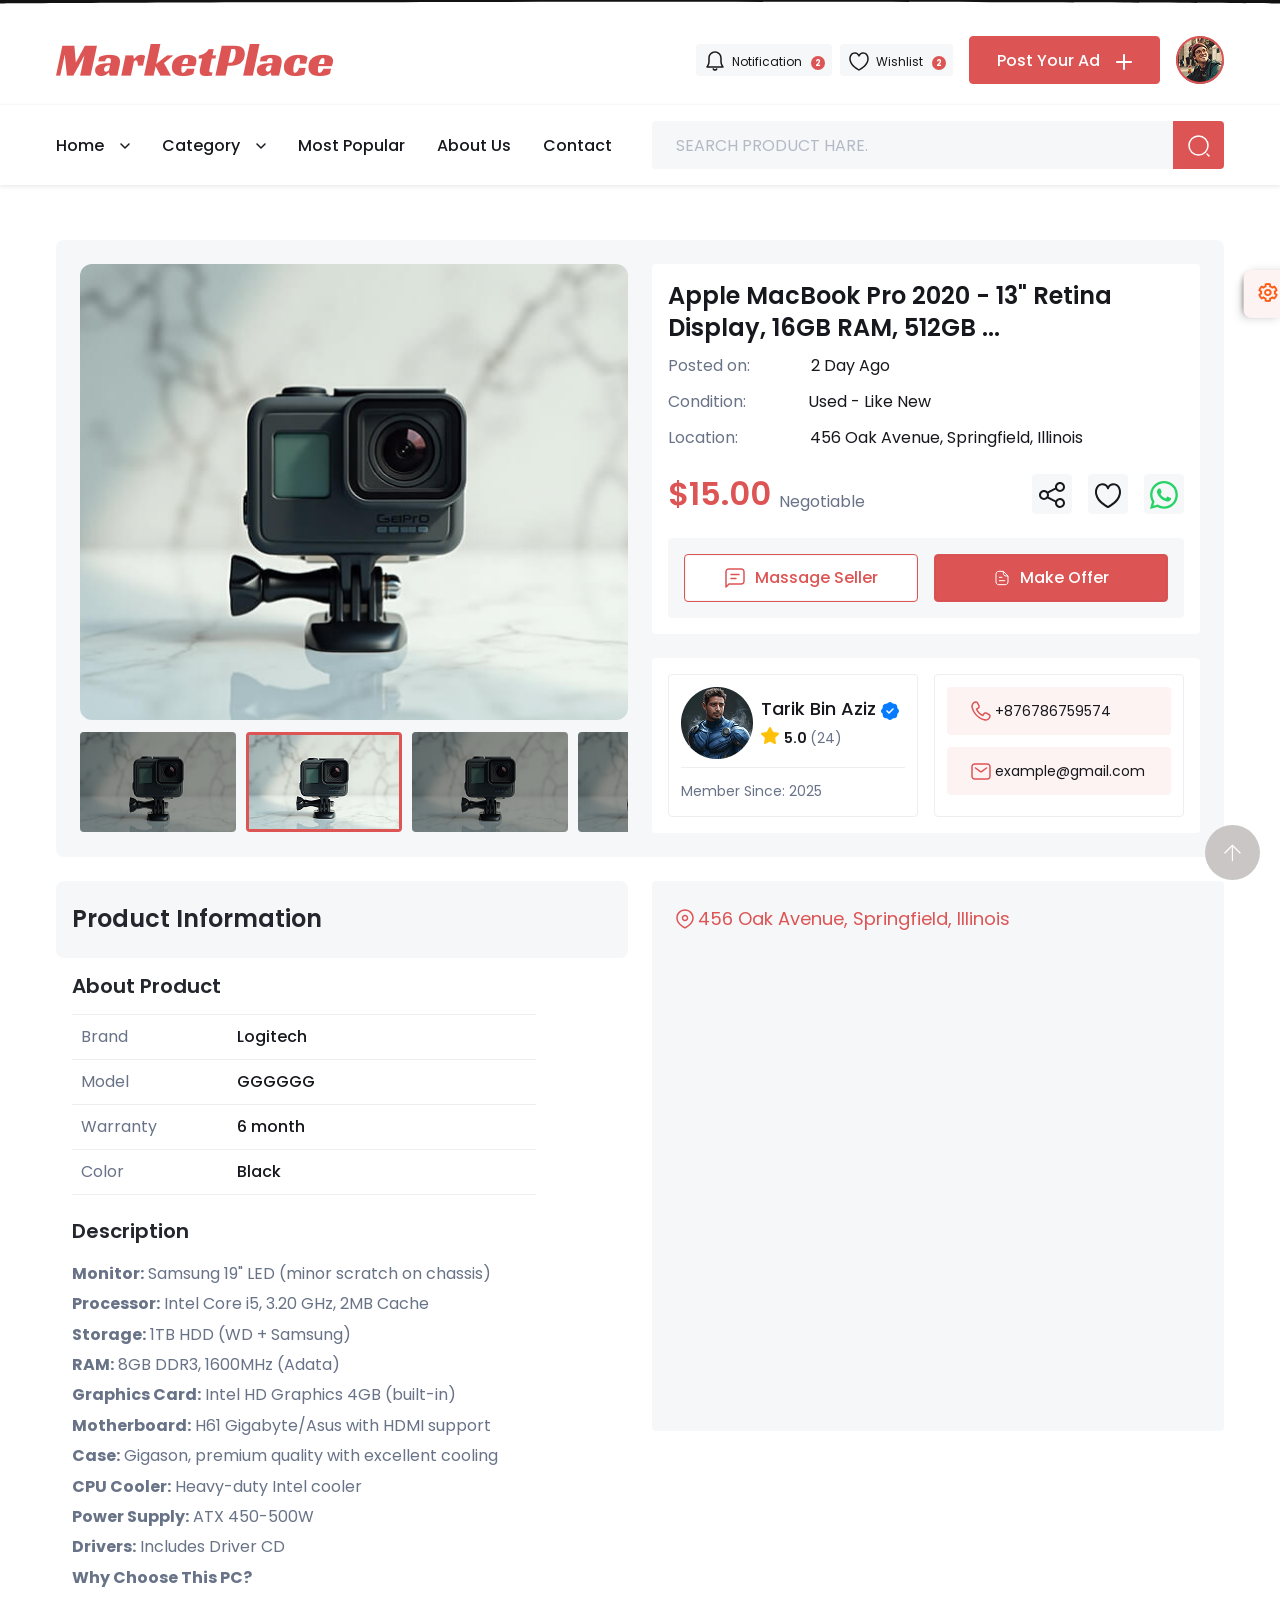
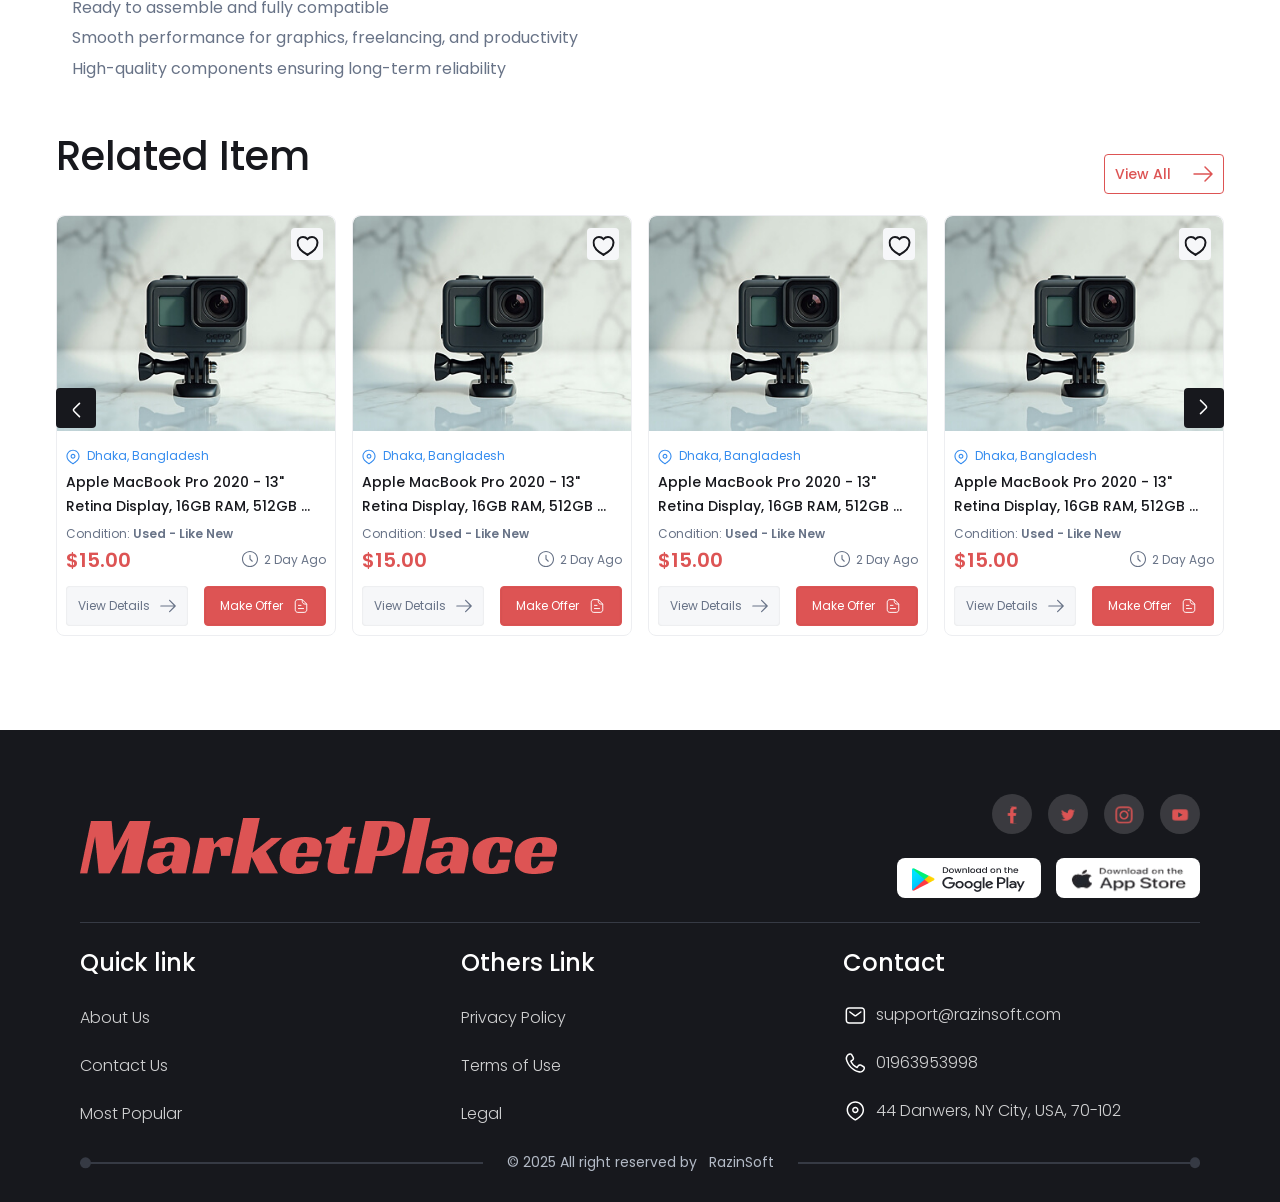
<file: product-details.html>
<!DOCTYPE html>
<html lang="en">

<head>
    <meta charset="UTF-8">
    <meta name="viewport" content="width=device-width, initial-scale=1.0">
    <title>Market-Place</title>
    <link rel="stylesheet" href="assets/css/bootstrap.min.css">
    <link rel="stylesheet" href="assets/css/magnific-popup.css">
    <link rel="stylesheet" href="assets/css/spacing.css">
    <link rel="stylesheet" href="assets/css/fontawesome-pro.css">
    <link rel="stylesheet" href="assets/css/swiper-bundle.min.css">
    <link rel="stylesheet" href="assets/css/animate.min.css">
    <link rel="stylesheet" href="assets/css/style.css">
    <!-- Place favicon.ico in the root directory -->
    <link rel="shortcut icon" type="image/x-icon" href="assets/img/logo/favicon.png">
</head>


<body class="rs-magic-cursor">
    <!-- preloader -->
    <div class="loader-wrap">
        <svg viewBox="0 0 1000 1000" preserveAspectRatio="none">
            <path id="svg" d="M0,1005S175,995,500,995s500,5,500,5V0H0Z"></path>
        </svg>
        <div class="loader-wrap-heading">
            <div class="load-text">
                <span>M</span>
                <span>A</span>
                <span>R</span>
                <span>K</span>
                <span>E</span>
                <span>T</span>
                <span>-</span>
                <span>P</span>
                <span>L</span>
                <span>A</span>
                <span>C</span>
                <span>E</span>
            </div>
        </div>
    </div>

    <!-- scrollToTop -->
    <div class="scrollToTop active-progress">
        <div class="arrowUp">
            <i class="fal fa-arrow-up"></i>
        </div>
        <div class="water" style="transform: translate(0px, 47%);">
            <svg viewBox="0 0 560 20" class="water_wave water_wave_back">
                <use xlink:href="#wave"></use>
            </svg>
            <svg viewBox="0 0 560 20" class="water_wave water_wave_front">
                <use xlink:href="#wave"></use>
            </svg>
            <svg version="1.1" xmlns="http://www.w3.org/2000/svg" xmlns:xlink="http://www.w3.org/1999/xlink"
                viewBox="0 0 560 20" style="display: none;">
                <symbol id="wave">
                    <path
                        d="M420,20c21.5-0.4,38.8-2.5,51.1-4.5c13.4-2.2,26.5-5.2,27.3-5.4C514,6.5,518,4.7,528.5,2.7c7.1-1.3,17.9-2.8,31.5-2.7c0,0,0,0,0,0v20H420z"
                        fill="#"
                        style="transition: stroke-dashoffset 10ms linear; stroke-dasharray: 301.839, 301.839; stroke-dashoffset: 140.858px;">
                    </path>
                    <path
                        d="M420,20c-21.5-0.4-38.8-2.5-51.1-4.5c-13.4-2.2-26.5-5.2-27.3-5.4C326,6.5,322,4.7,311.5,2.7C304.3,1.4,293.6-0.1,280,0c0,0,0,0,0,0v20H420z"
                        fill="#"
                        style="transition: stroke-dashoffset 10ms linear; stroke-dasharray: 301.839, 301.839; stroke-dashoffset: 140.858px;">
                    </path>
                    <path
                        d="M140,20c21.5-0.4,38.8-2.5,51.1-4.5c13.4-2.2,26.5-5.2,27.3-5.4C234,6.5,238,4.7,248.5,2.7c7.1-1.3,17.9-2.8,31.5-2.7c0,0,0,0,0,0v20H140z"
                        fill="#"
                        style="transition: stroke-dashoffset 10ms linear; stroke-dasharray: 301.839, 301.839; stroke-dashoffset: 140.858px;">
                    </path>
                    <path
                        d="M140,20c-21.5-0.4-38.8-2.5-51.1-4.5c-13.4-2.2-26.5-5.2-27.3-5.4C46,6.5,42,4.7,31.5,2.7C24.3,1.4,13.6-0.1,0,0c0,0,0,0,0,0l0,20H140z"
                        fill="#"
                        style="transition: stroke-dashoffset 10ms linear; stroke-dasharray: 301.839, 301.839; stroke-dashoffset: 140.858px;">
                    </path>
                </symbol>
            </svg>
        </div>
    </div>

    <!-- Begin magic cursor -->
    <div id="magic-cursor" class="cursor-black-bg">
        <div id="ball"></div>
    </div>
    <!-- End magic cursor -->
    <!-- offcanvas start -->
    <div class="tp-offcanvas-area">
        <div class="tp-offcanvas-wrapper">
            <div class="tp-offcanvas-header d-flex justify-content-between align-items-center mb-90">
                <div class="tp-offcanvas-logo">
                    <a href="javascript:void(0)">
                        <img src="assets/img/logo/header-logo.png" alt="">
                    </a>
                </div>
                <div class="tp-offcanvas-close">
                    <button>
                        <i class="fal fa-times"></i>
                    </button>
                </div>
            </div>
            <div class="rs-header-top-right d-flex align-items-center justify-content-end">
                <a href="javascript:void(0)" class="rs-header-notification d-flex align-items-center">
                    <i class="rs-header-notification-icon">
                        <img src="assets/img/icon/bell.svg" alt="">
                    </i>
                    <span>Notification</span>
                    <cite>
                        2
                    </cite>
                </a>
                <a href="javascript:void(0)" class="rs-header-heart d-flex align-items-center">
                    <i class="rs-header-heart-icon">
                        <img src="assets/img/icon/heart.svg" alt="">
                    </i>
                    <span>Wishlist</span>
                    <cite>
                        2
                    </cite>
                </a>
                <a href="post-ad.html" class="rs-header-btn rs-btn d-flex align-items-center">
                    Post Your Ad
                    <svg xmlns="http://www.w3.org/2000/svg" width="16" height="16" viewBox="0 0 16 16" fill="none">
                        <path
                            d="M15 7H9V1C9 0.448 8.552 0 8 0C7.448 0 7 0.448 7 1V7H1C0.448 7 0 7.448 0 8C0 8.552 0.448 9 1 9H7V15C7 15.552 7.448 16 8 16C8.552 16 9 15.552 9 15V9H15C15.552 9 16 8.552 16 8C16 7.448 15.552 7 15 7Z"
                            fill="currentColor" />
                    </svg>
                </a>
            </div>
            <div class="tp-offcanvas-menu d-lg-none mb-50">
                <nav></nav>
            </div>
            <div class="tp-offcanvas-content mb-50 d-none d-xl-block">
                <h2 class="tp-offcanvas-title">
                    hello-there
                </h2>
                <p>
                    The IT agency industry is evolving at an incredible pace, showing no signs of slowing down.
                </p>
            </div>
            <div class="tp-offcanvas-gallery mb-50 br-10">
                <a class="popup-image" href="assets/img/hero/hero-06.jpg">
                    <img src="assets/img/hero/hero-06.jpg" alt="">
                </a>
                <a class="popup-image" href="assets/img/hero/hero-07.jpg">
                    <img src="assets/img/hero/hero-07.jpg" alt="">
                </a>
                <a class="popup-image" href="assets/img/hero/hero-03.jpg">
                    <img src="assets/img/hero/hero-03.jpg" alt="">
                </a>
                <a class="popup-image" href="assets/img/hero/hero-04.jpg">
                    <img src="assets/img/hero/hero-04.jpg" alt="">
                </a>
            </div>
            <div class="tp-offcanvas-info mb-50">
                <h3 class="tp-offcanvas-info-title mb-15">
                    information
                </h3>
                <span>
                    <a href="tel:+62427634206">
                        +624 276 342 06
                    </a>
                </span>
                <span>
                    <a href="mailto:support@gmail.com">
                        support@gmail.com
                    </a>
                </span>
                <span>
                    <a href="javascript:void(0)">
                        7240 Wentworth Road Valdosta, GA 31601
                    </a>
                </span>
            </div>
            <div class="tp-offcanvas-social">
                <h3 class="tp-offcanvas-social-title mb-15">
                    follow us
                </h3>
                <a href="javascript:void(0)"><i class="fab fa-facebook-f"></i></a>
                <a href="javascript:void(0)"><i class="fab fa-twitter"></i></a>
                <a href="javascript:void(0)"><i class="fab fa-linkedin-in"></i></a>
                <a href="javascript:void(0)"><i class="fab fa-instagram"></i></a>
            </div>
        </div>
    </div>
    <div class="tp-offcanvas-overlay"></div>
    <!-- offcanvas end -->


    <!-- Make Offer Modal -->
    <div id="offerModal" class="rs-product-make-offer" style="display:none;">
        <div class="rs-product-make-offer-content">
            <button class="rs-product-make-offer-close" id="closeOffer"><i class="fal fa-times"></i></button>
            <h2 class="rs-product-make-offer-title">Make Offer</h2>
            <p>Buy smarter. Make an offer and get the best deal.</p>

            <label>Set Your Price</label>
            <input type="text" placeholder="$30">

            <label>Message</label>
            <textarea placeholder="Write your message"></textarea>

            <button type="submit" class="rs-btn">Submit</button>
        </div>
    </div>
    <div class="tp-offcanvas-overlay"></div>
    <!-- Make Offer end-->

    <!-- rs-details-bottom -->
    <div class="rs-details-bottom-area d-md-none">
        <div class="rs-product-details-price mt-24 mb-24 d-flex align-items-center justify-content-between">
            <a href="javascript:void(0)">
                $15.00
                <span>
                    Negotiable
                </span>
            </a>
            <div class="rs-product-details-price-contact-icon d-flex align-items-center gap-16"><a
                    href="javascript:void(0)">
                </a><a href="javascript:void(0)" class="rs-product-details-price-contact-icon-bg">
                    <svg xmlns="http://www.w3.org/2000/svg" width="26" height="26" viewBox="0 0 26 26" fill="none">
                        <path
                            d="M21.0003 16C19.1897 16 17.615 16.9773 16.7376 18.424L9.62956 14.8707C9.86422 14.292 10.0003 13.6627 10.0003 13C10.0003 12.3373 9.86422 11.708 9.62956 11.1293L16.7376 7.57601C17.615 9.02134 19.1897 10 21.0003 10C23.7563 10 26.0003 7.75733 26.0003 5C26.0003 2.24267 23.7563 0 21.0003 0C18.2443 0 16.0003 2.24267 16.0003 5C16.0003 5.23067 16.0377 5.45202 16.0684 5.67468L8.51497 9.45068C7.61097 8.55468 6.36969 8 4.99902 8C2.24302 8 -0.000976562 10.2427 -0.000976562 13C-0.000976562 15.7573 2.24302 18 4.99902 18C6.36836 18 7.61097 17.444 8.51497 16.5493L16.0684 20.3253C16.0377 20.548 16.0003 20.7693 16.0003 21C16.0003 23.7573 18.2443 26 21.0003 26C23.7563 26 26.0003 23.7573 26.0003 21C26.0003 18.2427 23.7563 16 21.0003 16ZM21.0003 2C22.6537 2 24.0003 3.34533 24.0003 5C24.0003 6.65467 22.6537 8 21.0003 8C19.347 8 18.0003 6.65467 18.0003 5C18.0003 3.34533 19.347 2 21.0003 2ZM5.00033 16C3.34699 16 2.00033 14.6547 2.00033 13C2.00033 11.3453 3.34699 10 5.00033 10C6.65366 10 8.00033 11.3453 8.00033 13C8.00033 14.6547 6.65366 16 5.00033 16ZM21.0003 24C19.347 24 18.0003 22.6547 18.0003 21C18.0003 19.3453 19.347 18 21.0003 18C22.6537 18 24.0003 19.3453 24.0003 21C24.0003 22.6547 22.6537 24 21.0003 24Z"
                            fill="#17181D"></path>
                    </svg>
                </a>
                <a href="javascript:void(0)" class="rs-product-details-price-contact-icon-bg">
                    <svg xmlns="http://www.w3.org/2000/svg" width="26" height="25" viewBox="0 0 26 25" fill="none">
                        <path
                            d="M12.9996 24.9994C12.8583 24.9994 12.7169 24.9701 12.5849 24.9101C12.1489 24.7114 1.88764 19.9528 0.242309 11.4781C-0.393691 8.19943 0.244983 5.00074 1.95032 2.92341C3.33032 1.24074 5.31426 0.346054 7.68892 0.334054C7.70092 0.334054 7.71293 0.334054 7.72359 0.334054C10.4329 0.334054 12.085 1.87676 12.9983 3.19009C13.9157 1.87143 15.5809 0.322054 18.3076 0.334054C20.6836 0.346054 22.6689 1.24074 24.0503 2.92341C25.7529 4.99941 26.3902 8.19806 25.7529 11.4794C24.1102 19.9541 13.8476 24.7141 13.4116 24.9114C13.2822 24.9701 13.141 24.9994 12.9996 24.9994ZM7.72229 2.33275C7.71429 2.33275 7.70767 2.33275 7.69967 2.33275C5.91567 2.34075 4.50236 2.96606 3.49703 4.19139C2.16503 5.81406 1.68367 8.39541 2.20634 11.0967C3.47967 17.6621 11.1236 21.9287 12.9996 22.8861C14.8756 21.9287 22.5196 17.6621 23.7916 11.0967C24.317 8.39408 23.8356 5.81273 22.5063 4.19139C21.501 2.96739 20.0876 2.34339 18.2996 2.33405C18.2916 2.33405 18.2836 2.33405 18.277 2.33405C15.1143 2.33405 13.993 5.50342 13.9477 5.63809C13.809 6.04209 13.4276 6.31672 13.0009 6.31672C12.9983 6.31672 12.9969 6.31672 12.9956 6.31672C12.5676 6.31539 12.1863 6.04207 12.0503 5.6354C12.0063 5.50207 10.8836 2.33275 7.72229 2.33275Z"
                            fill="#17181D"></path>
                    </svg>
                </a>
                <a href="javascript:void(0)" class="rs-product-details-price-contact-icon-bg">
                    <svg xmlns="http://www.w3.org/2000/svg" width="28" height="28" viewBox="0 0 28 28" fill="none">
                        <path
                            d="M0 28L1.96817 20.8098C0.753667 18.7052 0.1155 16.3193 0.116667 13.8728C0.120167 6.22417 6.34434 0 13.9918 0C17.703 0.00116667 21.1867 1.44667 23.807 4.06933C26.4262 6.692 27.8682 10.178 27.867 13.8857C27.8635 21.5355 21.6393 27.7597 13.9918 27.7597C11.6702 27.7585 9.38234 27.1763 7.35584 26.0703L0 28ZM7.6965 23.5585C9.65184 24.7193 11.5185 25.4147 13.9872 25.4158C20.3432 25.4158 25.5208 20.2428 25.5243 13.8833C25.5267 7.511 20.3735 2.345 13.9965 2.34267C7.63584 2.34267 2.46167 7.51567 2.45933 13.874C2.45817 16.4698 3.21883 18.4135 4.49634 20.447L3.33083 24.703L7.6965 23.5585ZM20.9813 17.1838C20.895 17.0392 20.664 16.9528 20.3163 16.779C19.9698 16.6052 18.2653 15.7663 17.9468 15.6508C17.6295 15.5353 17.3985 15.477 17.1663 15.8247C16.9353 16.1712 16.2703 16.9528 16.0685 17.1838C15.8667 17.4148 15.6637 17.444 15.3172 17.2702C14.9707 17.0963 13.853 16.7312 12.5288 15.5493C11.4987 14.63 10.8022 13.4948 10.6003 13.1472C10.3985 12.8007 10.5793 12.6128 10.752 12.4402C10.9083 12.285 11.0985 12.0353 11.2723 11.8323C11.4485 11.6317 11.5057 11.487 11.6223 11.2548C11.7378 11.0238 11.6807 10.8208 11.5932 10.647C11.5057 10.4743 10.8127 8.7675 10.5245 8.07333C10.2422 7.39783 9.95634 7.48883 9.744 7.47833L9.079 7.46667C8.848 7.46667 8.47234 7.553 8.155 7.90067C7.83767 8.24833 6.94167 9.086 6.94167 10.7928C6.94167 12.4997 8.18417 14.1482 8.35684 14.3792C8.53067 14.6102 10.801 18.1125 14.2788 19.614C15.106 19.971 15.7523 20.1845 16.2552 20.3443C17.0858 20.608 17.8418 20.5707 18.4392 20.482C19.1053 20.3828 20.4902 19.6432 20.7795 18.8335C21.0688 18.0227 21.0688 17.3285 20.9813 17.1838Z"
                            fill="#25D366"></path>
                    </svg>
                </a>
            </div>

        </div>
        <div class="rs-product-details-info-btn d-flex align-items-center justify-content-between gap-16">
            <a href="javascript:void(0)"
                class="rs-product-details-massage-btn rs-btn d-flex align-items-center justify-content-center gap-10">
                <svg xmlns="http://www.w3.org/2000/svg" width="20" height="20" viewBox="0 0 20 20" fill="none">
                    <path
                        d="M1 19.75C0.903 19.75 0.805891 19.731 0.712891 19.693C0.432891 19.577 0.25 19.303 0.25 19V4C0.25 1.582 1.582 0.25 4 0.25H16C18.418 0.25 19.75 1.582 19.75 4V13C19.75 15.418 18.418 16.75 16 16.75H4.31104L1.53101 19.53C1.38701 19.674 1.195 19.75 1 19.75ZM4 1.75C2.423 1.75 1.75 2.423 1.75 4V17.189L3.46997 15.469C3.61097 15.328 3.801 15.249 4 15.249H16C17.577 15.249 18.25 14.576 18.25 12.999V3.99902C18.25 2.42202 17.577 1.74902 16 1.74902H4V1.75ZM14.75 6.5C14.75 6.086 14.414 5.75 14 5.75H6C5.586 5.75 5.25 6.086 5.25 6.5C5.25 6.914 5.586 7.25 6 7.25H14C14.414 7.25 14.75 6.914 14.75 6.5ZM11.75 10.5C11.75 10.086 11.414 9.75 11 9.75H6C5.586 9.75 5.25 10.086 5.25 10.5C5.25 10.914 5.586 11.25 6 11.25H11C11.414 11.25 11.75 10.914 11.75 10.5Z"
                        fill="currentColor"></path>
                </svg>
                Massage Seller
            </a>
            <button class="makeOfferBtn rs-btn rs-product-offer-btn d-flex align-items-center justify-content-center">
                <svg xmlns="http://www.w3.org/2000/svg" width="24" height="24" viewBox="0 0 24 24" fill="none">
                    <path d="M8 11L12 11" stroke="currentColor" stroke-width="1.5" stroke-linecap="round"></path>
                    <path d="M8 16H16" stroke="currentColor" stroke-width="1.5" stroke-linecap="round"></path>
                    <path
                        d="M21 9V18C21 20.2091 19.2091 22 17 22H7C4.79086 22 3 20.2091 3 18V6C3 3.79086 4.79086 2 7 2H14M21 9L14 2M21 9H18C15.7909 9 14 7.20914 14 5V2"
                        stroke="currentColor" stroke-width="1.5" stroke-linejoin="round"></path>
                </svg>
                Make Offer
            </button>
        </div>
    </div>

    <!-- sticky-header-start -->
    <div class="rs-header-sticky">
        <div class="container">
            <div class="row align-items-center">
                <div class="col-xl-3 col-lg-3 col-md-4 col-9">
                    <div class="rs-header-logo">
                        <a href="javascript:void(0)">
                            <img src="assets/img/logo/header-logo.png" alt="">
                        </a>
                    </div>
                </div>
                <div class="col-xl-7 col-lg-7 d-none d-lg-block">
                    <div class="rs-header-main-menu">
                        <nav class="tp-mobile-menu-active">
                            <ul class="justify-content-center">
                                <li>
                                    <a href="index.html">Home
                                        <svg xmlns="http://www.w3.org/2000/svg" width="10" height="6" viewBox="0 0 10 6"
                                            fill="currentColor">
                                            <path
                                                d="M5.00002 5.75076C4.80802 5.75076 4.61599 5.67778 4.46999 5.53079L0.469994 1.53079C0.176994 1.23779 0.176994 0.76275 0.469994 0.46975C0.762994 0.17675 1.23803 0.17675 1.53103 0.46975L5.001 3.93972L8.47097 0.46975C8.76397 0.17675 9.23901 0.17675 9.53201 0.46975C9.82501 0.76275 9.82501 1.23779 9.53201 1.53079L5.53201 5.53079C5.38401 5.67778 5.19202 5.75076 5.00002 5.75076Z"
                                                fill="currentColor" />
                                        </svg>
                                    </a>
                                    <div class="tp-megamenu-wrapper-2">
                                        <div class="row gx-0">
                                            <div class="tp-megamenu-list tp-megamenu-list-2">
                                                <ul class="rs-home-menu">
                                                    <li><a href="index.html">Home</a></li>
                                                    <li><a href="profile.html">My Profile</a></li>
                                                    <li><a href="seler-profile.html">Seler-Profile</a>
                                                    </li>
                                                    <li><a href="post-ad.html">Post-Ad</a></li>
                                                    <li><a href="about.html">Our-About</a></li>
                                                    <li><a href="product-details.html">Product-Details</a>
                                                    </li>
                                                    <li><a href="product-list.html">Product-List</a>
                                                    </li>

                                                    <li><a href="my-product-details.html">My-Product-Details</a>
                                                    </li>
                                                    <li><a href="about.html">Our-About</a></li>
                                                    <li><a href="contact.html">Contact</a></li>
                                                    <li><a href="log-in.html">Login</a></li>
                                                    <li><a href="sign-up.html">Sign-Up</a></li>
                                                </ul>
                                            </div>
                                        </div>
                                    </div>
                                </li>
                                <li>
                                    <a href="javascript:void(0)">Category
                                        <svg xmlns="http://www.w3.org/2000/svg" width="10" height="6" viewBox="0 0 10 6"
                                            fill="currentColor">
                                            <path
                                                d="M5.00002 5.75076C4.80802 5.75076 4.61599 5.67778 4.46999 5.53079L0.469994 1.53079C0.176994 1.23779 0.176994 0.76275 0.469994 0.46975C0.762994 0.17675 1.23803 0.17675 1.53103 0.46975L5.001 3.93972L8.47097 0.46975C8.76397 0.17675 9.23901 0.17675 9.53201 0.46975C9.82501 0.76275 9.82501 1.23779 9.53201 1.53079L5.53201 5.53079C5.38401 5.67778 5.19202 5.75076 5.00002 5.75076Z"
                                                fill="currentColor" />
                                        </svg>
                                    </a>
                                    <div class="tp-megamenu-wrapper ">
                                        <div class="row gx-0">
                                            <div class="tp-megamenu-list">
                                                <ul>
                                                    <li class="has-dropdown p-relative"><a
                                                            href="javascript:void(0)"><img
                                                                src="assets/img/cat/cat-04.png" alt="">
                                                            Modern Agency</a>
                                                        <ul class="sub-dropdown p-absolute">
                                                            <li><a href="javascript:void(0)"><img
                                                                        src="assets/img/cat/cat-04.png" alt=""> Modern
                                                                    Agency</a></li>
                                                            <li><a href="javascript:void(0)"><img
                                                                        src="assets/img/cat/cat-04.png" alt=""> Design
                                                                    Studio</a></li>
                                                            <li><a href="javascript:void(0)"><img
                                                                        src="assets/img/cat/cat-04.png" alt=""> Digital
                                                                    Marketing</a>
                                                            </li>
                                                            <li><a href="javascript:void(0)"><img
                                                                        src="assets/img/cat/cat-04.png" alt=""> Creative
                                                                    Studio</a></li>
                                                        </ul>
                                                    </li>
                                                    <li><a href="javascript:void(0)"><img
                                                                src="assets/img/cat/cat-04.png" alt="">
                                                            Design Studio</a></li>
                                                    <li><a href="javascript:void(0)"><img
                                                                src="assets/img/cat/cat-04.png" alt="">
                                                            Digital Marketing</a></li>
                                                    <li><a href="javascript:void(0)"><img
                                                                src="assets/img/cat/cat-04.png" alt="">
                                                            Creative Studio</a></li>
                                                    <li><a href="javascript:void(0)"><img
                                                                src="assets/img/cat/cat-04.png" alt="">
                                                            Design Agency</a></li>
                                                    <li><a href="javascript:void(0)"><img
                                                                src="assets/img/cat/cat-04.png" alt="">
                                                            Creative Agency</a></li>
                                                    <li><a href="javascript:void(0)"><img
                                                                src="assets/img/cat/cat-04.png" alt="">
                                                            Architecture Hub</a></li>
                                                    <li><a href="javascript:void(0)"><img
                                                                src="assets/img/cat/cat-04.png" alt="">
                                                            AI Image Generator</a></li>
                                                    <li><a href="javascript:void(0)"><img
                                                                src="assets/img/cat/cat-04.png" alt="">
                                                            Modern Agency</a></li>
                                                    <li><a href="javascript:void(0)"><img
                                                                src="assets/img/cat/cat-04.png" alt="">
                                                            Design Studio</a></li>
                                                    <li><a href="javascript:void(0)"><img
                                                                src="assets/img/cat/cat-04.png" alt="">
                                                            Digital Marketing</a></li>
                                                    <li><a href="javascript:void(0)"><img
                                                                src="assets/img/cat/cat-04.png" alt="">
                                                            Creative Studio</a></li>
                                                    <li><a href="javascript:void(0)"><img
                                                                src="assets/img/cat/cat-04.png" alt="">
                                                            Design Agency</a></li>
                                                    <li><a href="javascript:void(0)"><img
                                                                src="assets/img/cat/cat-04.png" alt="">
                                                            Creative Agency</a></li>
                                                    <li><a href="javascript:void(0)"><img
                                                                src="assets/img/cat/cat-04.png" alt="">
                                                            Architecture Hub</a></li>
                                                    <li><a href="javascript:void(0)"><img
                                                                src="assets/img/cat/cat-04.png" alt="">
                                                            AI Image Generator</a></li>
                                                    <li><a href="javascript:void(0)"><img
                                                                src="assets/img/cat/cat-04.png" alt="">
                                                            Modern Agency</a></li>
                                                    <li><a href="javascript:void(0)"><img
                                                                src="assets/img/cat/cat-04.png" alt="">
                                                            Design Studio</a></li>
                                                    <li><a href="javascript:void(0)"><img
                                                                src="assets/img/cat/cat-04.png" alt="">
                                                            Digital Marketing</a></li>
                                                    <li><a href="javascript:void(0)"><img
                                                                src="assets/img/cat/cat-04.png" alt="">
                                                            Creative Studio</a></li>
                                                    <li><a href="javascript:void(0)"><img
                                                                src="assets/img/cat/cat-04.png" alt="">
                                                            Design Agency</a></li>
                                                    <li><a href="javascript:void(0)"><img
                                                                src="assets/img/cat/cat-04.png" alt="">
                                                            Creative Agency</a></li>
                                                    <li><a href="javascript:void(0)"><img
                                                                src="assets/img/cat/cat-04.png" alt="">
                                                            Architecture Hub</a></li>
                                                    <li><a href="javascript:void(0)"><img
                                                                src="assets/img/cat/cat-04.png" alt="">
                                                            AI Image Generator</a></li>
                                                    <li><a href="javascript:void(0)"><img
                                                                src="assets/img/cat/cat-04.png" alt="">
                                                            Modern Agency</a></li>
                                                    <li><a href="javascript:void(0)"><img
                                                                src="assets/img/cat/cat-04.png" alt="">
                                                            Design Studio</a></li>
                                                    <li><a href="javascript:void(0)"><img
                                                                src="assets/img/cat/cat-04.png" alt="">
                                                            Digital Marketing</a></li>
                                                    <li><a href="javascript:void(0)"><img
                                                                src="assets/img/cat/cat-04.png" alt="">
                                                            Creative Studio</a></li>
                                                    <li><a href="javascript:void(0)"><img
                                                                src="assets/img/cat/cat-04.png" alt="">
                                                            Design Agency</a></li>
                                                    <li><a href="javascript:void(0)"><img
                                                                src="assets/img/cat/cat-04.png" alt="">
                                                            Creative Agency</a></li>
                                                    <li><a href="javascript:void(0)"><img
                                                                src="assets/img/cat/cat-04.png" alt="">
                                                            Architecture Hub</a></li>
                                                    <li><a href="javascript:void(0)"><img
                                                                src="assets/img/cat/cat-04.png" alt="">
                                                            AI Image Generator</a></li>
                                                </ul>
                                            </div>

                                        </div>
                                    </div>
                                </li>
                                <li><a href="javascript:void(0)">Most Popular</a></li>
                                <li><a href="about.html">About Us</a></li>
                                <li><a href="contact.html">Contact</a></li>
                            </ul>
                        </nav>
                    </div>
                </div>
                <div class="col-xl-2 col-lg-2 col-md-8 col-3">
                    <div class="rs-header-sticky-right d-flex align-items-center justify-content-end">
                        <a href="post-ad.html"
                            class="rs-header-btn rs-btn d-flex align-items-center p-0 d-none d-md-flex">
                            Post Ad
                        </a>
                        <div class="rs-header-abtar tp-header-author p-relative d-inline-block">
                            <img src="assets/img/abter/header-abtar.png" alt="">
                            <div class="tp-header-author-thumb-more p-absolute">
                                 <a href="sign-in.html">
                                    <i class="fal fa-sign-in"></i>
                                    Sign In
                                </a>
                                <a href="profile.html">
                                    <i class="fal fa-user-alt"></i>
                                    Profile
                                </a>
                                <a href="#">
                                    <i class="fal fa-user-plus"></i>
                                    Add acount
                                </a>
                                <a href="javascript:void(0)">
                                    <i class="fal fa-sign-in"></i>
                                    Login
                                </a>
                                <a href="javascript:void(0)">
                                    <i class="fal fa-sign-in"></i>
                                    User Login
                                </a>
                                <a href="javascript:void(0)">
                                    <i class="fal fa-sign-out"></i>
                                    Logout
                                </a>
                            </div>
                        </div>
                        <div class="rs-offcanvas-btn ml-8">
                            <button class="d-lg-none d-md-block" data-bg-color="#ddd">
                                <svg xmlns="http://www.w3.org/2000/svg" width="20" height="20" viewBox="0 0 20 20"
                                    fill="none">
                                    <path
                                        d="M2.94801 5.07455C1.84307 5.08612 0.938738 4.19953 0.927183 3.09559C0.915628 1.99165 1.8012 1.08634 2.90614 1.07477C4.01108 1.0632 4.91541 1.94979 4.92696 3.05373C4.93852 4.15767 4.05295 5.06299 2.94801 5.07455ZM11.9266 2.98046C11.915 1.87652 11.0107 0.989939 9.90576 1.0015C8.80082 1.01307 7.91524 1.91839 7.9268 3.02233C7.93835 4.12627 8.84268 5.01285 9.94762 5.00129C11.0526 4.98972 11.9381 4.0844 11.9266 2.98046ZM18.9262 2.9072C18.9146 1.80326 18.0103 0.916674 16.9054 0.928239C15.8004 0.939805 14.9149 1.84512 14.9264 2.94906C14.938 4.053 15.8423 4.93959 16.9472 4.92802C18.0522 4.91645 18.9378 4.01114 18.9262 2.9072ZM5.00023 10.0533C4.98867 8.9494 4.08435 8.06282 2.97941 8.07439C1.87447 8.08595 0.988893 8.99127 1.00045 10.0952C1.012 11.1991 1.91633 12.0857 3.02127 12.0742C4.12621 12.0626 5.01178 11.1573 5.00023 10.0533ZM11.9998 9.98008C11.9883 8.87614 11.084 7.98956 9.97902 8.00112C8.87408 8.01269 7.98851 8.91801 8.00006 10.0219C8.01162 11.1259 8.91595 12.0125 10.0209 12.0009C11.1258 11.9893 12.0114 11.084 11.9998 9.98008ZM18.9995 9.90681C18.9879 8.80287 18.0836 7.91629 16.9786 7.92786C15.8737 7.93942 14.9881 8.84474 14.9997 9.94868C15.0112 11.0526 15.9156 11.9392 17.0205 11.9276C18.1254 11.9161 19.011 11.0108 18.9995 9.90681ZM5.07349 17.053C5.06194 15.949 4.15761 15.0624 3.05267 15.074C1.94773 15.0856 1.06216 15.9909 1.07371 17.0948C1.08527 18.1988 1.9896 19.0853 3.09454 19.0738C4.19948 19.0622 5.08505 18.1569 5.07349 17.053ZM12.0731 16.9797C12.0616 15.8758 11.1572 14.9892 10.0523 15.0007C8.94735 15.0123 8.06178 15.9176 8.07333 17.0216C8.08489 18.1255 8.98921 19.0121 10.0942 19.0005C11.1991 18.989 12.0847 18.0836 12.0731 16.9797ZM19.0727 16.9064C19.0612 15.8025 18.1568 14.9159 17.0519 14.9275C15.947 14.939 15.0614 15.8444 15.0729 16.9483C15.0845 18.0522 15.9888 18.9388 17.0938 18.9273C18.1987 18.9157 19.0843 18.0104 19.0727 16.9064Z"
                                        fill="#DD5454"></path>
                                </svg>
                            </button>
                        </div>
                    </div>
                </div>
            </div>
        </div>
    </div>
    <!-- sticky-header-end -->

    <!-- Template rtl start -->
    <div class="rs-template-settings">
        <div class="rs-template-settings-top">
            <div class="rs-template-settings-icon">
                <i class="far fa-cog"></i>
            </div>
            <h3 class="rs-template-settings-title">
                Template Settings
            </h3>
            <div class="rs-template-settings-button mb-10 d-flex align-items-center justify-content-between">
                <button class="active"><i class="far fa-moon"></i>Dark</button>
                <button><i class="far fa-sun"></i>Light</button>
            </div>
            <div
                class="rs-template-settings-button rs-template-settings-button-rtl d-flex align-items-center justify-content-between">
                <button>Rtl</button>
                <button class="active">Ltr</button>
            </div>
        </div>
    </div>
    <!-- Template rtl end -->

    <div id="smooth-wrapper">
        <div id="smooth-content">
            <!-- header start -->
            <header>
                <div class="rs-header-area">
                    <div class="container">
                        <div class="rs-header-top">
                            <div class="row align-items-center">
                                <div class="col-xl-4 col-lg-4 col-md-3 col-9">
                                    <div class="rs-header-logo">
                                        <a href="index.html">
                                            <img src="assets/img/logo/header-logo.png" alt="">
                                        </a>
                                    </div>
                                </div>
                                <div class="col-xl-8 col-lg-8 col-md-9 col-3">
                                    <div class="rs-header-top-right d-flex align-items-center justify-content-end">
                                        <a href="javascript:void(0)"
                                            class="rs-header-notification d-flex align-items-center d-none d-md-block">
                                            <i class="rs-header-notification-icon">
                                                <img src="assets/img/icon/bell.svg" alt="">
                                            </i>
                                            <span>Notification</span>
                                            <cite>
                                                2
                                            </cite>
                                        </a>
                                        <a href="javascript:void(0)"
                                            class="rs-header-heart d-flex align-items-center d-none d-md-block">
                                            <i class="rs-header-heart-icon">
                                                <img src="assets/img/icon/heart.svg" alt="">
                                            </i>
                                            <span>Wishlist</span>
                                            <cite>
                                                2
                                            </cite>
                                        </a>
                                        <a href="post-ad.html"
                                            class="rs-header-btn rs-btn d-flex align-items-center d-none d-md-block">
                                            Post Your Ad
                                            <svg xmlns="http://www.w3.org/2000/svg" width="16" height="16"
                                                viewBox="0 0 16 16" fill="none">
                                                <path
                                                    d="M15 7H9V1C9 0.448 8.552 0 8 0C7.448 0 7 0.448 7 1V7H1C0.448 7 0 7.448 0 8C0 8.552 0.448 9 1 9H7V15C7 15.552 7.448 16 8 16C8.552 16 9 15.552 9 15V9H15C15.552 9 16 8.552 16 8C16 7.448 15.552 7 15 7Z"
                                                    fill="currentColor" />
                                            </svg>
                                        </a>
                                        <div class="rs-header-abtar tp-header-author p-relative">
                                            <img src="assets/img/abter/header-abtar.png" alt="">
                                            <div class="tp-header-author-thumb-more p-absolute">
                                                <a href="sign-in.html">
                                                    <i class="fal fa-sign-in"></i>
                                                    Sign In
                                                </a>
                                                <a href="profile.html">
                                                    <i class="fal fa-user-alt"></i>
                                                    Profile
                                                </a>
                                                <a href="#">
                                                    <i class="fal fa-user-plus"></i>
                                                    Add acount
                                                </a>
                                                <a href="javascript:void(0)">
                                                    <i class="fal fa-sign-in"></i>
                                                    Login
                                                </a>
                                                <a href="javascript:void(0)">
                                                    <i class="fal fa-sign-in"></i>
                                                    User Login
                                                </a>
                                                <a href="javascript:void(0)">
                                                    <i class="fal fa-sign-out"></i>
                                                    Logout
                                                </a>
                                            </div>
                                        </div>
                                    </div>
                                </div>
                            </div>
                        </div>
                    </div>
                    <div class="rs-header-bottom">
                        <div class="container">
                            <div class="row align-items-center">
                                <div class="col-xl-6 col-lg-7 col-md-12">
                                    <div class="rs-header-main-menu d-none d-lg-block">
                                        <nav class="tp-mobile-menu-active">
                                            <ul>
                                                <li>
                                                    <a href="index.html">Home
                                                        <svg xmlns="http://www.w3.org/2000/svg" width="10" height="6"
                                                            viewBox="0 0 10 6" fill="currentColor">
                                                            <path
                                                                d="M5.00002 5.75076C4.80802 5.75076 4.61599 5.67778 4.46999 5.53079L0.469994 1.53079C0.176994 1.23779 0.176994 0.76275 0.469994 0.46975C0.762994 0.17675 1.23803 0.17675 1.53103 0.46975L5.001 3.93972L8.47097 0.46975C8.76397 0.17675 9.23901 0.17675 9.53201 0.46975C9.82501 0.76275 9.82501 1.23779 9.53201 1.53079L5.53201 5.53079C5.38401 5.67778 5.19202 5.75076 5.00002 5.75076Z"
                                                                fill="currentColor" />
                                                        </svg>
                                                    </a>
                                                    <div class="tp-megamenu-wrapper-2">
                                                        <div class="row gx-0">
                                                            <div class="tp-megamenu-list tp-megamenu-list-2">
                                                                <ul class="rs-home-menu">
                                                                    <li><a href="index.html">Home</a></li>
                                                                    <li><a href="profile.html">My Profile</a></li>
                                                                    <li><a href="seler-profile.html">Seler-Profile</a>
                                                                    </li>
                                                                    <li><a href="post-ad.html">Post-Ad</a></li>
                                                                    <li><a href="about.html">Our-About</a></li>
                                                                    <li><a
                                                                            href="product-details.html">Product-Details</a>
                                                                    </li>
                                                                    <li><a href="product-list.html">Product-List</a>
                                                                    </li>

                                                                    <li><a
                                                                            href="my-product-details.html">My-Product-Details</a>
                                                                    </li>
                                                                    <li><a href="about.html">Our-About</a></li>
                                                                    <li><a href="contact.html">Contact</a></li>
                                                                    <li><a href="log-in.html">Login</a></li>
                                                                    <li><a href="sign-up.html">Sign-Up</a></li>
                                                                </ul>
                                                            </div>
                                                        </div>
                                                    </div>
                                                </li>
                                                <li>
                                                    <a href="javascript:void(0)">Category
                                                        <svg xmlns="http://www.w3.org/2000/svg" width="10" height="6"
                                                            viewBox="0 0 10 6" fill="currentColor">
                                                            <path
                                                                d="M5.00002 5.75076C4.80802 5.75076 4.61599 5.67778 4.46999 5.53079L0.469994 1.53079C0.176994 1.23779 0.176994 0.76275 0.469994 0.46975C0.762994 0.17675 1.23803 0.17675 1.53103 0.46975L5.001 3.93972L8.47097 0.46975C8.76397 0.17675 9.23901 0.17675 9.53201 0.46975C9.82501 0.76275 9.82501 1.23779 9.53201 1.53079L5.53201 5.53079C5.38401 5.67778 5.19202 5.75076 5.00002 5.75076Z"
                                                                fill="currentColor" />
                                                        </svg>
                                                    </a>
                                                    <div class="tp-megamenu-wrapper ">
                                                        <div class="row gx-0">
                                                            <div class="tp-megamenu-list">
                                                                <ul>
                                                                    <li class="has-dropdown p-relative"><a
                                                                            href="javascript:void(0)"><img
                                                                                src="assets/img/cat/cat-04.png" alt="">
                                                                            Modern Agency</a>
                                                                        <ul class="sub-dropdown p-absolute">
                                                                            <li><a href="javascript:void(0)"><img
                                                                                        src="assets/img/cat/cat-04.png"
                                                                                        alt=""> Modern Agency</a></li>
                                                                            <li><a href="javascript:void(0)"><img
                                                                                        src="assets/img/cat/cat-04.png"
                                                                                        alt=""> Design Studio</a></li>
                                                                            <li><a href="javascript:void(0)"><img
                                                                                        src="assets/img/cat/cat-04.png"
                                                                                        alt=""> Digital Marketing</a>
                                                                            </li>
                                                                            <li><a href="javascript:void(0)"><img
                                                                                        src="assets/img/cat/cat-04.png"
                                                                                        alt=""> Creative Studio</a></li>
                                                                        </ul>
                                                                    </li>
                                                                    <li><a href="javascript:void(0)"><img
                                                                                src="assets/img/cat/cat-04.png" alt="">
                                                                            Design Studio</a></li>
                                                                    <li><a href="javascript:void(0)"><img
                                                                                src="assets/img/cat/cat-04.png" alt="">
                                                                            Digital Marketing</a></li>
                                                                    <li><a href="javascript:void(0)"><img
                                                                                src="assets/img/cat/cat-04.png" alt="">
                                                                            Creative Studio</a></li>
                                                                    <li><a href="javascript:void(0)"><img
                                                                                src="assets/img/cat/cat-04.png" alt="">
                                                                            Design Agency</a></li>
                                                                    <li><a href="javascript:void(0)"><img
                                                                                src="assets/img/cat/cat-04.png" alt="">
                                                                            Creative Agency</a></li>
                                                                    <li><a href="javascript:void(0)"><img
                                                                                src="assets/img/cat/cat-04.png" alt="">
                                                                            Architecture Hub</a></li>
                                                                    <li><a href="javascript:void(0)"><img
                                                                                src="assets/img/cat/cat-04.png" alt="">
                                                                            AI Image Generator</a></li>
                                                                    <li><a href="javascript:void(0)"><img
                                                                                src="assets/img/cat/cat-04.png" alt="">
                                                                            Modern Agency</a></li>
                                                                    <li><a href="javascript:void(0)"><img
                                                                                src="assets/img/cat/cat-04.png" alt="">
                                                                            Design Studio</a></li>
                                                                    <li><a href="javascript:void(0)"><img
                                                                                src="assets/img/cat/cat-04.png" alt="">
                                                                            Digital Marketing</a></li>
                                                                    <li><a href="javascript:void(0)"><img
                                                                                src="assets/img/cat/cat-04.png" alt="">
                                                                            Creative Studio</a></li>
                                                                    <li><a href="javascript:void(0)"><img
                                                                                src="assets/img/cat/cat-04.png" alt="">
                                                                            Design Agency</a></li>
                                                                    <li><a href="javascript:void(0)"><img
                                                                                src="assets/img/cat/cat-04.png" alt="">
                                                                            Creative Agency</a></li>
                                                                    <li><a href="javascript:void(0)"><img
                                                                                src="assets/img/cat/cat-04.png" alt="">
                                                                            Architecture Hub</a></li>
                                                                    <li><a href="javascript:void(0)"><img
                                                                                src="assets/img/cat/cat-04.png" alt="">
                                                                            AI Image Generator</a></li>
                                                                    <li><a href="javascript:void(0)"><img
                                                                                src="assets/img/cat/cat-04.png" alt="">
                                                                            Modern Agency</a></li>
                                                                    <li><a href="javascript:void(0)"><img
                                                                                src="assets/img/cat/cat-04.png" alt="">
                                                                            Design Studio</a></li>
                                                                    <li><a href="javascript:void(0)"><img
                                                                                src="assets/img/cat/cat-04.png" alt="">
                                                                            Digital Marketing</a></li>
                                                                    <li><a href="javascript:void(0)"><img
                                                                                src="assets/img/cat/cat-04.png" alt="">
                                                                            Creative Studio</a></li>
                                                                    <li><a href="javascript:void(0)"><img
                                                                                src="assets/img/cat/cat-04.png" alt="">
                                                                            Design Agency</a></li>
                                                                    <li><a href="javascript:void(0)"><img
                                                                                src="assets/img/cat/cat-04.png" alt="">
                                                                            Creative Agency</a></li>
                                                                    <li><a href="javascript:void(0)"><img
                                                                                src="assets/img/cat/cat-04.png" alt="">
                                                                            Architecture Hub</a></li>
                                                                    <li><a href="javascript:void(0)"><img
                                                                                src="assets/img/cat/cat-04.png" alt="">
                                                                            AI Image Generator</a></li>
                                                                    <li><a href="javascript:void(0)"><img
                                                                                src="assets/img/cat/cat-04.png" alt="">
                                                                            Modern Agency</a></li>
                                                                    <li><a href="javascript:void(0)"><img
                                                                                src="assets/img/cat/cat-04.png" alt="">
                                                                            Design Studio</a></li>
                                                                    <li><a href="javascript:void(0)"><img
                                                                                src="assets/img/cat/cat-04.png" alt="">
                                                                            Digital Marketing</a></li>
                                                                    <li><a href="javascript:void(0)"><img
                                                                                src="assets/img/cat/cat-04.png" alt="">
                                                                            Creative Studio</a></li>
                                                                    <li><a href="javascript:void(0)"><img
                                                                                src="assets/img/cat/cat-04.png" alt="">
                                                                            Design Agency</a></li>
                                                                    <li><a href="javascript:void(0)"><img
                                                                                src="assets/img/cat/cat-04.png" alt="">
                                                                            Creative Agency</a></li>
                                                                    <li><a href="javascript:void(0)"><img
                                                                                src="assets/img/cat/cat-04.png" alt="">
                                                                            Architecture Hub</a></li>
                                                                    <li><a href="javascript:void(0)"><img
                                                                                src="assets/img/cat/cat-04.png" alt="">
                                                                            AI Image Generator</a></li>
                                                                </ul>
                                                            </div>

                                                        </div>
                                                    </div>
                                                </li>
                                                <li><a href="javascript:void(0)">Most Popular</a></li>
                                                <li><a href="about.html">About Us</a></li>
                                                <li><a href="contact.html">Contact</a></li>
                                            </ul>
                                        </nav>
                                    </div>
                                </div>
                                <div class="col-xl-6 col-lg-5 col-md-12">
                                    <div class="rs-header-form">
                                        <form action="#">
                                            <input type="text" placeholder="Search Product Hare.">
                                            <a href="javascript:void(0)">
                                                <svg xmlns="http://www.w3.org/2000/svg" width="24" height="24"
                                                    viewBox="0 0 24 24" fill="none">
                                                    <path
                                                        d="M11.5 21C16.7467 21 21 16.7467 21 11.5C21 6.25329 16.7467 2 11.5 2C6.25329 2 2 6.25329 2 11.5C2 16.7467 6.25329 21 11.5 21Z"
                                                        stroke="white" stroke-width="1.5" stroke-linecap="round"
                                                        stroke-linejoin="round" />
                                                    <path d="M22 22L20 20" stroke="white" stroke-width="1.5"
                                                        stroke-linecap="round" stroke-linejoin="round" />
                                                </svg>
                                            </a>
                                        </form>
                                        <div class="rs-offcanvas-btn">
                                            <button class="d-lg-none d-md-block">
                                                <svg xmlns="http://www.w3.org/2000/svg" width="20" height="20"
                                                    viewBox="0 0 20 20" fill="none">
                                                    <path
                                                        d="M2.94801 5.07455C1.84307 5.08612 0.938738 4.19953 0.927183 3.09559C0.915628 1.99165 1.8012 1.08634 2.90614 1.07477C4.01108 1.0632 4.91541 1.94979 4.92696 3.05373C4.93852 4.15767 4.05295 5.06299 2.94801 5.07455ZM11.9266 2.98046C11.915 1.87652 11.0107 0.989939 9.90576 1.0015C8.80082 1.01307 7.91524 1.91839 7.9268 3.02233C7.93835 4.12627 8.84268 5.01285 9.94762 5.00129C11.0526 4.98972 11.9381 4.0844 11.9266 2.98046ZM18.9262 2.9072C18.9146 1.80326 18.0103 0.916674 16.9054 0.928239C15.8004 0.939805 14.9149 1.84512 14.9264 2.94906C14.938 4.053 15.8423 4.93959 16.9472 4.92802C18.0522 4.91645 18.9378 4.01114 18.9262 2.9072ZM5.00023 10.0533C4.98867 8.9494 4.08435 8.06282 2.97941 8.07439C1.87447 8.08595 0.988893 8.99127 1.00045 10.0952C1.012 11.1991 1.91633 12.0857 3.02127 12.0742C4.12621 12.0626 5.01178 11.1573 5.00023 10.0533ZM11.9998 9.98008C11.9883 8.87614 11.084 7.98956 9.97902 8.00112C8.87408 8.01269 7.98851 8.91801 8.00006 10.0219C8.01162 11.1259 8.91595 12.0125 10.0209 12.0009C11.1258 11.9893 12.0114 11.084 11.9998 9.98008ZM18.9995 9.90681C18.9879 8.80287 18.0836 7.91629 16.9786 7.92786C15.8737 7.93942 14.9881 8.84474 14.9997 9.94868C15.0112 11.0526 15.9156 11.9392 17.0205 11.9276C18.1254 11.9161 19.011 11.0108 18.9995 9.90681ZM5.07349 17.053C5.06194 15.949 4.15761 15.0624 3.05267 15.074C1.94773 15.0856 1.06216 15.9909 1.07371 17.0948C1.08527 18.1988 1.9896 19.0853 3.09454 19.0738C4.19948 19.0622 5.08505 18.1569 5.07349 17.053ZM12.0731 16.9797C12.0616 15.8758 11.1572 14.9892 10.0523 15.0007C8.94735 15.0123 8.06178 15.9176 8.07333 17.0216C8.08489 18.1255 8.98921 19.0121 10.0942 19.0005C11.1991 18.989 12.0847 18.0836 12.0731 16.9797ZM19.0727 16.9064C19.0612 15.8025 18.1568 14.9159 17.0519 14.9275C15.947 14.939 15.0614 15.8444 15.0729 16.9483C15.0845 18.0522 15.9888 18.9388 17.0938 18.9273C18.1987 18.9157 19.0843 18.0104 19.0727 16.9064Z"
                                                        fill="#DD5454" />
                                                </svg>
                                            </button>
                                        </div>
                                    </div>
                                </div>
                            </div>
                        </div>
                    </div>
                </div>
            </header>
            <!-- header end -->

            <main>
                <!-- product details start -->
                <section class="rs-details-area mt-55">
                    <div class="container">
                        <div class="rs-details-wrapper mb-24 p-24 br-8" data-bg-color="#F6F7F9">
                            <div class="row">
                                <div class="col-xl-6 col-lg-12 col-md-12">
                                    <div class="swiper rs-details-slide-2">
                                        <div class="swiper-wrapper">
                                            <div class="swiper-slide"><img src="assets/img/details/details-big.jpg"
                                                    alt="">
                                            </div>
                                            <div class="swiper-slide"><img src="assets/img/details/details-big.jpg"
                                                    alt="">
                                            </div>
                                            <div class="swiper-slide"><img src="assets/img/details/details-big.jpg"
                                                    alt="">
                                            </div>
                                            <div class="swiper-slide"><img src="assets/img/details/details-big.jpg"
                                                    alt="">
                                            </div>
                                            <div class="swiper-slide"><img src="assets/img/details/details-big.jpg"
                                                    alt="">
                                            </div>
                                            <div class="swiper-slide"><img src="assets/img/details/details-big.jpg"
                                                    alt="">
                                            </div>
                                            <div class="swiper-slide"><img src="assets/img/details/details-big.jpg"
                                                    alt="">
                                            </div>
                                            <div class="swiper-slide"><img src="assets/img/details/details-big.jpg"
                                                    alt="">
                                            </div>
                                        </div>
                                    </div>
                                    <div class="swiper rs-details-slide">
                                        <div class="swiper-wrapper">
                                            <div class="swiper-slide"><img src="assets/img/details/details-small.jpg"
                                                    alt="">
                                            </div>
                                            <div class="swiper-slide"><img src="assets/img/details/details-small.jpg"
                                                    alt="">
                                            </div>
                                            <div class="swiper-slide"><img src="assets/img/details/details-small.jpg"
                                                    alt="">
                                            </div>
                                            <div class="swiper-slide"><img src="assets/img/details/details-small.jpg"
                                                    alt="">
                                            </div>
                                            <div class="swiper-slide"><img src="assets/img/details/details-small.jpg"
                                                    alt="">
                                            </div>
                                            <div class="swiper-slide"><img src="assets/img/details/details-small.jpg"
                                                    alt="">
                                            </div>
                                            <div class="swiper-slide"><img src="assets/img/details/details-small.jpg"
                                                    alt="">
                                            </div>
                                            <div class="swiper-slide"><img src="assets/img/details/details-small.jpg"
                                                    alt="">
                                            </div>
                                            <div class="swiper-slide"><img src="assets/img/details/details-small.jpg"
                                                    alt="">
                                            </div>
                                        </div>
                                    </div>
                                </div>
                                <div class="col-xl-6 col-lg-12 col-md-12">
                                    <div class="rs-product-details-info br-4 p-16 mb-24" data-bg-color="#fff">
                                        <h2 class="rs-product-details-info-title">
                                            <a href="javascript:void(0)">
                                                Apple MacBook Pro 2020 - 13" Retina Display, 16GB RAM, 512GB SSD
                                            </a>
                                        </h2>
                                        <a href="javascript:void(0)"
                                            class="rs-product-details-info-posted d-flex align-items-center mb-12 gap-61">Posted
                                            on:<span>2 Day Ago</span></a>
                                        <a href="javascript:void(0)"
                                            class="rs-product-details-info-condition d-flex align-items-center mb-12 gap-62">Condition:<span>Used
                                                - Like New</span></a>
                                        <a href="javascript:void(0)"
                                            class="rs-product-details-info-location d-flex align-items-center gap-72">Location:<span>456
                                                Oak Avenue, Springfield, Illinois</span></a>
                                        <div class="rs-details-bottom-area">
                                            <div
                                                class="rs-product-details-price mt-24 mb-24 d-flex align-items-center justify-content-between">
                                                <a href="javascript:void(0)">
                                                    $15.00
                                                    <span>
                                                        Negotiable
                                                    </span>
                                                </a>
                                                <div
                                                    class="rs-product-details-price-contact-icon d-flex align-items-center gap-16">
                                                    <a href="javascript:void(0)"
                                                        class="rs-product-details-price-contact-icon-bg">
                                                        <svg xmlns="http://www.w3.org/2000/svg" width="26" height="26"
                                                            viewBox="0 0 26 26" fill="none">
                                                            <path
                                                                d="M21.0003 16C19.1897 16 17.615 16.9773 16.7376 18.424L9.62956 14.8707C9.86422 14.292 10.0003 13.6627 10.0003 13C10.0003 12.3373 9.86422 11.708 9.62956 11.1293L16.7376 7.57601C17.615 9.02134 19.1897 10 21.0003 10C23.7563 10 26.0003 7.75733 26.0003 5C26.0003 2.24267 23.7563 0 21.0003 0C18.2443 0 16.0003 2.24267 16.0003 5C16.0003 5.23067 16.0377 5.45202 16.0684 5.67468L8.51497 9.45068C7.61097 8.55468 6.36969 8 4.99902 8C2.24302 8 -0.000976562 10.2427 -0.000976562 13C-0.000976562 15.7573 2.24302 18 4.99902 18C6.36836 18 7.61097 17.444 8.51497 16.5493L16.0684 20.3253C16.0377 20.548 16.0003 20.7693 16.0003 21C16.0003 23.7573 18.2443 26 21.0003 26C23.7563 26 26.0003 23.7573 26.0003 21C26.0003 18.2427 23.7563 16 21.0003 16ZM21.0003 2C22.6537 2 24.0003 3.34533 24.0003 5C24.0003 6.65467 22.6537 8 21.0003 8C19.347 8 18.0003 6.65467 18.0003 5C18.0003 3.34533 19.347 2 21.0003 2ZM5.00033 16C3.34699 16 2.00033 14.6547 2.00033 13C2.00033 11.3453 3.34699 10 5.00033 10C6.65366 10 8.00033 11.3453 8.00033 13C8.00033 14.6547 6.65366 16 5.00033 16ZM21.0003 24C19.347 24 18.0003 22.6547 18.0003 21C18.0003 19.3453 19.347 18 21.0003 18C22.6537 18 24.0003 19.3453 24.0003 21C24.0003 22.6547 22.6537 24 21.0003 24Z"
                                                                fill="#17181D" />
                                                        </svg>
                                                    </a>
                                                    <a href="javascript:void(0)"
                                                        class="rs-product-details-price-contact-icon-bg">
                                                        <svg xmlns="http://www.w3.org/2000/svg" width="26" height="25"
                                                            viewBox="0 0 26 25" fill="none">
                                                            <path
                                                                d="M12.9996 24.9994C12.8583 24.9994 12.7169 24.9701 12.5849 24.9101C12.1489 24.7114 1.88764 19.9528 0.242309 11.4781C-0.393691 8.19943 0.244983 5.00074 1.95032 2.92341C3.33032 1.24074 5.31426 0.346054 7.68892 0.334054C7.70092 0.334054 7.71293 0.334054 7.72359 0.334054C10.4329 0.334054 12.085 1.87676 12.9983 3.19009C13.9157 1.87143 15.5809 0.322054 18.3076 0.334054C20.6836 0.346054 22.6689 1.24074 24.0503 2.92341C25.7529 4.99941 26.3902 8.19806 25.7529 11.4794C24.1102 19.9541 13.8476 24.7141 13.4116 24.9114C13.2822 24.9701 13.141 24.9994 12.9996 24.9994ZM7.72229 2.33275C7.71429 2.33275 7.70767 2.33275 7.69967 2.33275C5.91567 2.34075 4.50236 2.96606 3.49703 4.19139C2.16503 5.81406 1.68367 8.39541 2.20634 11.0967C3.47967 17.6621 11.1236 21.9287 12.9996 22.8861C14.8756 21.9287 22.5196 17.6621 23.7916 11.0967C24.317 8.39408 23.8356 5.81273 22.5063 4.19139C21.501 2.96739 20.0876 2.34339 18.2996 2.33405C18.2916 2.33405 18.2836 2.33405 18.277 2.33405C15.1143 2.33405 13.993 5.50342 13.9477 5.63809C13.809 6.04209 13.4276 6.31672 13.0009 6.31672C12.9983 6.31672 12.9969 6.31672 12.9956 6.31672C12.5676 6.31539 12.1863 6.04207 12.0503 5.6354C12.0063 5.50207 10.8836 2.33275 7.72229 2.33275Z"
                                                                fill="#17181D" />
                                                        </svg>
                                                    </a>
                                                    <a href="javascript:void(0)"
                                                        class="rs-product-details-price-contact-icon-bg">
                                                        <svg xmlns="http://www.w3.org/2000/svg" width="28" height="28"
                                                            viewBox="0 0 28 28" fill="none">
                                                            <path
                                                                d="M0 28L1.96817 20.8098C0.753667 18.7052 0.1155 16.3193 0.116667 13.8728C0.120167 6.22417 6.34434 0 13.9918 0C17.703 0.00116667 21.1867 1.44667 23.807 4.06933C26.4262 6.692 27.8682 10.178 27.867 13.8857C27.8635 21.5355 21.6393 27.7597 13.9918 27.7597C11.6702 27.7585 9.38234 27.1763 7.35584 26.0703L0 28ZM7.6965 23.5585C9.65184 24.7193 11.5185 25.4147 13.9872 25.4158C20.3432 25.4158 25.5208 20.2428 25.5243 13.8833C25.5267 7.511 20.3735 2.345 13.9965 2.34267C7.63584 2.34267 2.46167 7.51567 2.45933 13.874C2.45817 16.4698 3.21883 18.4135 4.49634 20.447L3.33083 24.703L7.6965 23.5585ZM20.9813 17.1838C20.895 17.0392 20.664 16.9528 20.3163 16.779C19.9698 16.6052 18.2653 15.7663 17.9468 15.6508C17.6295 15.5353 17.3985 15.477 17.1663 15.8247C16.9353 16.1712 16.2703 16.9528 16.0685 17.1838C15.8667 17.4148 15.6637 17.444 15.3172 17.2702C14.9707 17.0963 13.853 16.7312 12.5288 15.5493C11.4987 14.63 10.8022 13.4948 10.6003 13.1472C10.3985 12.8007 10.5793 12.6128 10.752 12.4402C10.9083 12.285 11.0985 12.0353 11.2723 11.8323C11.4485 11.6317 11.5057 11.487 11.6223 11.2548C11.7378 11.0238 11.6807 10.8208 11.5932 10.647C11.5057 10.4743 10.8127 8.7675 10.5245 8.07333C10.2422 7.39783 9.95634 7.48883 9.744 7.47833L9.079 7.46667C8.848 7.46667 8.47234 7.553 8.155 7.90067C7.83767 8.24833 6.94167 9.086 6.94167 10.7928C6.94167 12.4997 8.18417 14.1482 8.35684 14.3792C8.53067 14.6102 10.801 18.1125 14.2788 19.614C15.106 19.971 15.7523 20.1845 16.2552 20.3443C17.0858 20.608 17.8418 20.5707 18.4392 20.482C19.1053 20.3828 20.4902 19.6432 20.7795 18.8335C21.0688 18.0227 21.0688 17.3285 20.9813 17.1838Z"
                                                                fill="#25D366" />
                                                        </svg>
                                                    </a>
                                                </div>

                                            </div>
                                            <div
                                                class="rs-product-details-info-btn d-flex align-items-center justify-content-between gap-16">
                                                <a href="javascript:void(0)"
                                                    class="rs-product-details-massage-btn rs-btn d-flex align-items-center justify-content-center gap-10">
                                                    <svg xmlns="http://www.w3.org/2000/svg" width="20" height="20"
                                                        viewBox="0 0 20 20" fill="none">
                                                        <path
                                                            d="M1 19.75C0.903 19.75 0.805891 19.731 0.712891 19.693C0.432891 19.577 0.25 19.303 0.25 19V4C0.25 1.582 1.582 0.25 4 0.25H16C18.418 0.25 19.75 1.582 19.75 4V13C19.75 15.418 18.418 16.75 16 16.75H4.31104L1.53101 19.53C1.38701 19.674 1.195 19.75 1 19.75ZM4 1.75C2.423 1.75 1.75 2.423 1.75 4V17.189L3.46997 15.469C3.61097 15.328 3.801 15.249 4 15.249H16C17.577 15.249 18.25 14.576 18.25 12.999V3.99902C18.25 2.42202 17.577 1.74902 16 1.74902H4V1.75ZM14.75 6.5C14.75 6.086 14.414 5.75 14 5.75H6C5.586 5.75 5.25 6.086 5.25 6.5C5.25 6.914 5.586 7.25 6 7.25H14C14.414 7.25 14.75 6.914 14.75 6.5ZM11.75 10.5C11.75 10.086 11.414 9.75 11 9.75H6C5.586 9.75 5.25 10.086 5.25 10.5C5.25 10.914 5.586 11.25 6 11.25H11C11.414 11.25 11.75 10.914 11.75 10.5Z"
                                                            fill="currentColor" />
                                                    </svg>
                                                    Massage Seller
                                                </a>
                                                <button
                                                    class="makeOfferBtn rs-btn rs-product-offer-btn d-flex align-items-center justify-content-center">
                                                    <svg xmlns="http://www.w3.org/2000/svg" width="24" height="24"
                                                        viewBox="0 0 24 24" fill="none">
                                                        <path d="M8 11L12 11" stroke="currentColor" stroke-width="1.5"
                                                            stroke-linecap="round" />
                                                        <path d="M8 16H16" stroke="currentColor" stroke-width="1.5"
                                                            stroke-linecap="round" />
                                                        <path
                                                            d="M21 9V18C21 20.2091 19.2091 22 17 22H7C4.79086 22 3 20.2091 3 18V6C3 3.79086 4.79086 2 7 2H14M21 9L14 2M21 9H18C15.7909 9 14 7.20914 14 5V2"
                                                            stroke="currentColor" stroke-width="1.5"
                                                            stroke-linejoin="round" />
                                                    </svg>
                                                    Make Offer
                                                </button>
                                            </div>
                                        </div>
                                    </div>
                                    <div class="rs-product-details-info-bottom br-4 p-16 d-flex justify-content-between gap-16"
                                        data-bg-color="#fff">
                                        <div class="rs-product-details-info-box">
                                            <div
                                                class="rs-product-details-info-rating-area d-flex align-items-center gap-8 pb-8">
                                                <a class="rs-product-details-info-rating-author-thumb">
                                                    <img src="assets/img/rating/rating-author.png" alt="">
                                                </a>
                                                <div class="rs-product-details-info-rating-author-content">
                                                    <a href="javascript:void(0)"
                                                        class="rs-product-details-info-rating-author-name d-flex align-items-center">
                                                        Tarik Bin Aziz
                                                        <svg xmlns="http://www.w3.org/2000/svg" width="18" height="18"
                                                            viewBox="0 0 18 18" fill="none">
                                                            <path fill-rule="evenodd" clip-rule="evenodd"
                                                                d="M17.1221 6.87926L16.6812 6.43825C16.4002 6.15725 16.2421 5.77524 16.2421 5.37724V4.75624C16.2421 3.10024 14.9002 1.75825 13.2442 1.75825H12.6232C12.2252 1.75825 11.8442 1.60026 11.5622 1.31926L11.1212 0.87825C9.95017 -0.29275 8.05218 -0.29275 6.88118 0.87825L6.44014 1.31926C6.15914 1.60026 5.77723 1.75825 5.37923 1.75825H4.75826C3.10225 1.75825 1.76021 3.10024 1.76021 4.75624V5.37724C1.76021 5.77524 1.60224 6.15625 1.32124 6.43825L0.880203 6.87926C-0.290797 8.05026 -0.290797 9.94825 0.880203 11.1192L1.32124 11.5603C1.60224 11.8413 1.76021 12.2233 1.76021 12.6213V13.2423C1.76021 14.8983 3.10225 16.2402 4.75826 16.2402H5.37923C5.77723 16.2402 6.15814 16.3982 6.44014 16.6792L6.88118 17.1203C8.05218 18.2913 9.95017 18.2913 11.1212 17.1203L11.5622 16.6792C11.8432 16.3982 12.2252 16.2402 12.6232 16.2402H13.2442C14.9002 16.2402 16.2421 14.8983 16.2421 13.2423V12.6213C16.2421 12.2233 16.4002 11.8423 16.6812 11.5603L17.1221 11.1192C18.2931 9.94825 18.2931 8.05026 17.1221 6.87926ZM12.5302 7.52925L8.53023 11.5293C8.38423 11.6753 8.1922 11.7493 8.0002 11.7493C7.8082 11.7493 7.61617 11.6763 7.47017 11.5293L5.47017 9.52925C5.17717 9.23625 5.17717 8.76125 5.47017 8.46825C5.76317 8.17525 6.2382 8.17525 6.5312 8.46825L8.00117 9.93825L11.4711 6.46825C11.7641 6.17525 12.2392 6.17525 12.5322 6.46825C12.8232 6.76125 12.8232 7.23725 12.5302 7.52925Z"
                                                                fill="#067BFF" />
                                                        </svg>
                                                    </a>
                                                    <div class="rs-product-details-info-rating">
                                                        <svg xmlns="http://www.w3.org/2000/svg" width="18" height="17"
                                                            viewBox="0 0 18 17" fill="none">
                                                            <path
                                                                d="M9.96163 0.59625L11.9036 4.51324C12.0496 4.80824 12.3316 5.01226 12.6586 5.05926L17.1416 5.70721C17.9636 5.82621 18.2916 6.83423 17.6966 7.41223L14.4556 10.5572C14.2186 10.7872 14.1106 11.1182 14.1666 11.4432L14.9076 15.7473C15.0576 16.6203 14.1406 17.2862 13.3546 16.8752L9.46663 14.8403C9.17463 14.6873 8.8266 14.6873 8.5356 14.8403L4.65059 16.8732C3.86359 17.2852 2.94356 16.6182 3.09456 15.7432L3.83565 11.4432C3.89165 11.1182 3.78359 10.7872 3.54659 10.5572L0.305622 7.41223C-0.290378 6.83423 0.0375539 5.82621 0.860554 5.70721L5.34359 5.05926C5.66959 5.01226 5.95159 4.80824 6.09859 4.51324L8.04061 0.59625C8.43161 -0.19875 9.56763 -0.19875 9.96163 0.59625Z"
                                                                fill="#FFC107" />
                                                        </svg>
                                                        <span>
                                                            5.0
                                                        </span>
                                                        <cite>
                                                            (24)
                                                        </cite>
                                                    </div>
                                                </div>
                                            </div>
                                            <div class="rs-product-details-info-rating-year pt-8">
                                                <span>
                                                    Member Since: 2025
                                                </span>
                                            </div>
                                        </div>
                                        <div class="rs-product-details-info-box">
                                            <div class="rs-product-details-contact">
                                                <a href="tel:+876786759574" class="d-flex align-items-center gap-4">
                                                    <svg xmlns="http://www.w3.org/2000/svg" width="20" height="20"
                                                        viewBox="0 0 20 20" fill="none">
                                                        <path
                                                            d="M14.5518 19.7514C14.0928 19.7514 13.6309 19.6894 13.1749 19.5644C7.00986 17.8724 2.12885 12.9944 0.435851 6.83344C0.0508506 5.43244 0.261798 3.97243 1.0318 2.72443C1.8048 1.47043 3.07586 0.585427 4.51886 0.297427C5.47886 0.105427 6.42785 0.533434 6.91485 1.35443L8.47784 3.99442C9.23684 5.27642 8.85971 6.92742 7.61871 7.75342L6.48785 8.50543C7.54485 10.6754 9.3227 12.4584 11.4837 13.5144L12.2459 12.3774C13.0769 11.1384 14.7278 10.7674 16.0088 11.5304L18.6519 13.1064C19.4699 13.5944 19.8928 14.5494 19.7068 15.4814C19.4188 16.9244 18.5338 18.1954 17.2808 18.9684C16.4388 19.4864 15.5018 19.7514 14.5518 19.7514ZM4.97784 1.74942C4.92884 1.74942 4.87887 1.75444 4.83087 1.76444C3.77687 1.97544 2.86387 2.61042 2.30987 3.51142C1.76087 4.40142 1.60985 5.44043 1.88385 6.43543C3.43685 12.0884 7.91584 16.5654 13.5718 18.1174C14.5678 18.3904 15.6037 18.2384 16.4927 17.6904C17.3927 17.1354 18.0289 16.2214 18.2359 15.1854C18.2979 14.8744 18.1569 14.5554 17.8829 14.3924L15.2408 12.8164C14.6458 12.4624 13.8778 12.6354 13.4918 13.2104L12.3768 14.8754C12.1768 15.1734 11.7909 15.2874 11.4649 15.1494C8.5019 13.9104 6.09089 11.4944 4.85089 8.52042C4.71289 8.18842 4.82875 7.80642 5.12775 7.60742L6.78888 6.50241C7.36488 6.11941 7.53983 5.35242 7.18683 4.75742L5.62384 2.11841C5.48684 1.88641 5.23884 1.74942 4.97784 1.74942Z"
                                                            fill="#DD5454" />
                                                    </svg>
                                                    +876786759574
                                                </a>
                                                <a href="mailto:example@gmail.com"
                                                    class="d-flex align-items-center gap-4">
                                                    <svg xmlns="http://www.w3.org/2000/svg" width="20" height="17"
                                                        viewBox="0 0 20 17" fill="none">
                                                        <path
                                                            d="M16 16.75H4C1.582 16.75 0.25 15.418 0.25 13V4C0.25 1.582 1.582 0.25 4 0.25H16C18.418 0.25 19.75 1.582 19.75 4V13C19.75 15.418 18.418 16.75 16 16.75ZM4 1.75C2.423 1.75 1.75 2.423 1.75 4V13C1.75 14.577 2.423 15.25 4 15.25H16C17.577 15.25 18.25 14.577 18.25 13V4C18.25 2.423 17.577 1.75 16 1.75H4ZM11.0291 9.179L15.9409 5.60699C16.2759 5.36399 16.35 4.89401 16.106 4.55901C15.863 4.22501 15.3951 4.149 15.0581 4.394L10.146 7.966C10.058 8.03 9.94103 8.03 9.85303 7.966L4.94092 4.394C4.60292 4.149 4.13607 4.22601 3.89307 4.55901C3.64907 4.89401 3.72311 5.36299 4.05811 5.60699L8.96997 9.17999C9.27797 9.40399 9.63902 9.515 9.99902 9.515C10.359 9.515 10.7221 9.403 11.0291 9.179Z"
                                                            fill="#DD5454" />
                                                    </svg>
                                                    example@gmail.com
                                                </a>
                                            </div>
                                        </div>
                                    </div>
                                </div>
                            </div>
                        </div>
                    </div>
                </section>
                <!-- product details start -->

                <!-- product info start -->
                <section class="rs-product-info-area mb-48">
                    <div class="container">
                        <div class="row">
                            <div class="col-xl-6 col-md-12 col-12">
                                <div class="rs-product-info-contant">
                                    <div class="rs-product-info-head mb-16">
                                        <h3 class="rs-product-info-title">
                                            Product Information
                                        </h3>
                                    </div>
                                    <div class="rs-product-about pl-16 mb-24">
                                        <h4 class="rs-product-about-title">
                                            About Product
                                        </h4>
                                        <div class="rs-product-brand d-flex align-items-center gap-16">
                                            <p>Brand</p>
                                            <span>Logitech</span>
                                        </div>
                                        <div class="rs-product-model d-flex align-items-center gap-16">
                                            <p>Model</p>
                                            <span>GGGGGG</span>
                                        </div>
                                        <div class="rs-product-warranty d-flex align-items-center gap-16">
                                            <p>Warranty</p>
                                            <span>6 month</span>
                                        </div>
                                        <div class="rs-product-color d-flex align-items-center gap-16">
                                            <p>Color</p>
                                            <span>Black</span>
                                        </div>
                                    </div>
                                    <div class="rs-product-description pl-16">
                                        <div class="rs-product-description-content">
                                            <h4 class="rs-product-description-title mb-16">
                                                Description
                                            </h4>
                                            <ul class="rs-product-description-text">
                                                <li><b>Monitor:</b> Samsung 19" LED (minor scratch on chassis)</li>
                                                <li><b>Processor:</b> Intel Core i5, 3.20 GHz, 2MB Cache</li>
                                                <li><b>Storage:</b> 1TB HDD (WD + Samsung)</li>
                                                <li><b>RAM:</b> 8GB DDR3, 1600MHz (Adata)</li>
                                                <li><b>Graphics Card:</b> Intel HD Graphics 4GB (built-in)</li>
                                                <li><b>Motherboard:</b> H61 Gigabyte/Asus with HDMI support</li>
                                                <li><b>Case:</b> Gigason, premium quality with excellent cooling</li>
                                                <li><b>CPU Cooler:</b> Heavy-duty Intel cooler</li>
                                                <li><b>Power Supply:</b> ATX 450-500W</li>
                                                <li><b>Drivers:</b> Includes Driver CD</li>
                                                <li><b>Why Choose This PC?</b></li>
                                                <li>Ready to assemble and fully compatible</li>
                                                <li>Smooth performance for graphics, freelancing, and productivity</li>
                                                <li>High-quality components ensuring long-term reliability</li>
                                            </ul>

                                        </div>
                                    </div>
                                </div>
                            </div>
                            <div class="col-xl-6 col-md-12 col-12">
                                <div class="rs-product-location-area p-24" data-bg-color="#F6F7F9">
                                    <a href="javascript:void(0)">
                                        <svg xmlns="http://www.w3.org/2000/svg" width="18" height="20"
                                            viewBox="0 0 18 20" fill="none">
                                            <path
                                                d="M9 0.25C4.175 0.25 0.25 4.175 0.25 9C0.25 14.118 4.94699 17.2199 8.05499 19.2729L8.584 19.624C8.71 19.708 8.855 19.75 9 19.75C9.145 19.75 9.29 19.708 9.416 19.624L9.94501 19.2729C13.053 17.2199 17.75 14.118 17.75 9C17.75 4.175 13.825 0.25 9 0.25ZM9.119 18.021L9 18.1001L8.881 18.021C5.871 16.033 1.75 13.311 1.75 9C1.75 5.002 5.002 1.75 9 1.75C12.998 1.75 16.25 5.002 16.25 9C16.25 13.311 12.128 16.034 9.119 18.021ZM9 5.75C7.208 5.75 5.75 7.208 5.75 9C5.75 10.792 7.208 12.25 9 12.25C10.792 12.25 12.25 10.792 12.25 9C12.25 7.208 10.792 5.75 9 5.75ZM9 10.75C8.035 10.75 7.25 9.965 7.25 9C7.25 8.035 8.035 7.25 9 7.25C9.965 7.25 10.75 8.035 10.75 9C10.75 9.965 9.965 10.75 9 10.75Z"
                                                fill="#DD5454" />
                                        </svg>
                                        456 Oak Avenue, Springfield, Illinois
                                    </a>

                                    <iframe class="br-8"
                                        src="https://www.google.com/maps/embed?pb=!1m18!1m12!1m3!1d3064.245084867972!2d-89.65716702679262!3d39.8239224112755!2m3!1f0!2f0!3f0!3m2!1i1024!2i768!4f13.1!3m3!1m2!1s0x8875375e0fe7aaa1%3A0xecfdaf51c9fb277c!2sFirst%20Resting%20Place%20of%20Abraham%20Lincoln!5e0!3m2!1sen!2sbd!4v1757941004016!5m2!1sen!2sbd"
                                        height="450" style="border:0;" allowfullscreen="" loading="lazy"
                                        referrerpolicy="no-referrer-when-downgrade"></iframe>
                                </div>
                            </div>
                        </div>
                    </div>
                </section>
                <!-- product info start -->

                <!-- product area start -->
                <section class="rs-product-area mb-8 fix p-relative">
                    <div class="container">
                        <div class="row">
                            <div class="col-xl-9 col-lg-9 col-md-9">
                                <div class="rs-section-title-wrapperr rs-product-section-title-wrapper mb-35">
                                    <h2 class="rs-section-title">
                                        Related Item
                                    </h2>
                                </div>
                            </div>
                            <div class="col-xl-3 col-lg-3 col-md-3 self-center">
                                <div class="rs-product-top-btn d-flex align-items-center justify-content-end">
                                    <a href="javascript:void(0)">
                                        View All
                                        <svg xmlns="http://www.w3.org/2000/svg" width="20" height="16"
                                            viewBox="0 0 20 16" fill="currentColor">
                                            <path
                                                d="M19.6919 8.28787C19.6539 8.37987 19.599 8.46276 19.53 8.53176L12.53 15.5318C12.384 15.6778 12.192 15.7517 12 15.7517C11.808 15.7517 11.616 15.6788 11.47 15.5318C11.177 15.2388 11.177 14.7637 11.47 14.4707L17.1899 8.75076H1C0.586 8.75076 0.25 8.41476 0.25 8.00076C0.25 7.58676 0.586 7.25076 1 7.25076H17.189L11.469 1.53079C11.176 1.23779 11.176 0.76275 11.469 0.46975C11.762 0.17675 12.237 0.17675 12.53 0.46975L19.53 7.46975C19.599 7.53875 19.6539 7.62165 19.6919 7.71365C19.7679 7.89765 19.7679 8.10387 19.6919 8.28787Z"
                                                fill="currentColor" />
                                        </svg>
                                    </a>
                                </div>
                            </div>
                        </div>
                        <div class="col-12">
                            <div class="swiper rs-product-slide-2 p-relative">
                                <div class="swiper-wrapper d-flex">
                                    <div class="swiper-slide">
                                        <div class="rs-product-box">
                                            <div class="rs-product-thumb rs-product-thumb-4  p-relative">
                                                <a class="popup-image" href="assets/img/product/product-01.jpg">
                                                    <img src="assets/img/product/product-01.jpg" alt="">
                                                </a>
                                                <div class="rs-product-thumb-love p-absolute">
                                                    <svg class="love-icon" xmlns="http://www.w3.org/2000/svg" width="24"
                                                        height="22" viewBox="0 0 24 22" fill="none">
                                                        <path
                                                            d="M12 21C11.7 21 11.4 20.93 11.15 20.8C7.2 18.75 1 14.28 1 8.5C1 5.42 3.42 3 6.5 3C8.24 3 9.91 3.81 11 5.08C12.09 3.81 13.76 3 15.5 3C18.58 3 21 5.42 21 8.5C21 14.28 14.8 18.75 10.85 20.8C10.6 20.93 10.3 21 10 21H12Z"
                                                            stroke="#17181D" stroke-width="2" fill="none" />
                                                    </svg>
                                                </div>
                                            </div>
                                            <div class="rs-product-content">
                                                <div class="rs-product-location">
                                                    <a href="javascript:void(0)">
                                                        <svg xmlns="http://www.w3.org/2000/svg" width="14" height="16"
                                                            viewBox="0 0 14 16" fill="none">
                                                            <path
                                                                d="M7 0.6875C3.38125 0.6875 0.4375 3.63125 0.4375 7.25C0.4375 11.0885 3.96024 13.415 6.29124 14.9547L6.688 15.218C6.7825 15.281 6.89125 15.3125 7 15.3125C7.10875 15.3125 7.2175 15.281 7.312 15.218L7.70876 14.9547C10.0398 13.415 13.5625 11.0885 13.5625 7.25C13.5625 3.63125 10.6187 0.6875 7 0.6875ZM7.08925 14.0157L7 14.0751L6.91075 14.0157C4.65325 12.5247 1.5625 10.4832 1.5625 7.25C1.5625 4.2515 4.0015 1.8125 7 1.8125C9.9985 1.8125 12.4375 4.2515 12.4375 7.25C12.4375 10.4832 9.346 12.5255 7.08925 14.0157ZM7 4.8125C5.656 4.8125 4.5625 5.906 4.5625 7.25C4.5625 8.594 5.656 9.6875 7 9.6875C8.344 9.6875 9.4375 8.594 9.4375 7.25C9.4375 5.906 8.344 4.8125 7 4.8125ZM7 8.5625C6.27625 8.5625 5.6875 7.97375 5.6875 7.25C5.6875 6.52625 6.27625 5.9375 7 5.9375C7.72375 5.9375 8.3125 6.52625 8.3125 7.25C8.3125 7.97375 7.72375 8.5625 7 8.5625Z"
                                                                fill="#358CEF" />
                                                        </svg>
                                                        Dhaka, Bangladesh
                                                    </a>
                                                </div>
                                                <a href="product-details.html">
                                                    <h3 class="rs-product-title">
                                                        Apple MacBook Pro 2020 - 13" Retina Display, 16GB RAM, 512GB SSD
                                                    </h3>
                                                </a>
                                                <a href="javascript:void(0)" class="rs-product-condition">
                                                    Condition:
                                                    <span>
                                                        Used - Like New
                                                    </span>
                                                </a>
                                                <div
                                                    class="rs-product-price d-flex align-items-center justify-content-between mb-12">
                                                    <b>
                                                        $15.00
                                                    </b>
                                                    <span class="rs-product-time">
                                                        <svg xmlns="http://www.w3.org/2000/svg" width="18" height="18"
                                                            viewBox="0 0 18 18" fill="none">
                                                            <path
                                                                d="M9 0.9375C4.554 0.9375 0.9375 4.554 0.9375 9C0.9375 13.446 4.554 17.0625 9 17.0625C13.446 17.0625 17.0625 13.446 17.0625 9C17.0625 4.554 13.446 0.9375 9 0.9375ZM9 15.9375C5.17425 15.9375 2.0625 12.8258 2.0625 9C2.0625 5.17425 5.17425 2.0625 9 2.0625C12.8258 2.0625 15.9375 5.17425 15.9375 9C15.9375 12.8258 12.8258 15.9375 9 15.9375ZM11.6475 10.8525C11.8673 11.0722 11.8673 11.4285 11.6475 11.6483C11.538 11.7578 11.394 11.8132 11.25 11.8132C11.106 11.8132 10.962 11.7585 10.8525 11.6483L8.60248 9.39825C8.49673 9.2925 8.4375 9.14923 8.4375 9.00073V5.25073C8.4375 4.94023 8.6895 4.68823 9 4.68823C9.3105 4.68823 9.5625 4.94023 9.5625 5.25073V8.76746L11.6475 10.8525Z"
                                                                fill="#687387" />
                                                        </svg>
                                                        2 Day Ago
                                                    </span>
                                                </div>
                                                <div
                                                    class="rs-product-btn d-flex align-items-center justify-content-between">
                                                    <a href="product-details.html"
                                                        class="rs-product-details-btn d-flex align-items-center justify-content-between">
                                                        View Details
                                                        <svg xmlns="http://www.w3.org/2000/svg" width="20" height="16"
                                                            viewBox="0 0 20 16" fill="currentColor">
                                                            <path
                                                                d="M19.6919 8.28713C19.6539 8.37913 19.599 8.46203 19.53 8.53103L12.53 15.531C12.384 15.677 12.192 15.751 12 15.751C11.808 15.751 11.616 15.678 11.47 15.531C11.177 15.238 11.177 14.763 11.47 14.47L17.1899 8.75002H1C0.586 8.75002 0.25 8.41402 0.25 8.00002C0.25 7.58602 0.586 7.25002 1 7.25002H17.189L11.469 1.53005C11.176 1.23705 11.176 0.762018 11.469 0.469018C11.762 0.176018 12.237 0.176018 12.53 0.469018L19.53 7.46902C19.599 7.53802 19.6539 7.62091 19.6919 7.71291C19.7679 7.89691 19.7679 8.10313 19.6919 8.28713Z"
                                                                fill="currentColor" />
                                                        </svg>
                                                    </a>
                                                    <button
                                                        class="makeOfferBtn rs-product-offer-btn d-flex align-items-center justify-content-between rs-btn">
                                                        Make Offer
                                                        <svg xmlns="http://www.w3.org/2000/svg" width="25" height="24"
                                                            viewBox="0 0 25 24" fill="none">
                                                            <path d="M8.5 11L12.5 11" stroke="currentColor"
                                                                stroke-width="1.5" stroke-linecap="round" />
                                                            <path d="M8.5 16H16.5" stroke="currentColor"
                                                                stroke-width="1.5" stroke-linecap="round" />
                                                            <path
                                                                d="M21.5 9V18C21.5 20.2091 19.7091 22 17.5 22H7.5C5.29086 22 3.5 20.2091 3.5 18V6C3.5 3.79086 5.29086 2 7.5 2H14.5M21.5 9L14.5 2M21.5 9H18.5C16.2909 9 14.5 7.20914 14.5 5V2"
                                                                stroke="currentColor" stroke-width="1.5"
                                                                stroke-linejoin="round" />
                                                        </svg>
                                                    </button>
                                                </div>
                                            </div>
                                        </div>
                                    </div>
                                    <div class="swiper-slide">
                                        <div class="rs-product-box">
                                            <div class="rs-product-thumb rs-product-thumb-4  p-relative">
                                                <a class="popup-image" href="assets/img/product/product-01.jpg">
                                                    <img src="assets/img/product/product-01.jpg" alt="">
                                                </a>
                                                <div class="rs-product-thumb-love p-absolute">
                                                    <svg class="love-icon" xmlns="http://www.w3.org/2000/svg" width="24"
                                                        height="22" viewBox="0 0 24 22" fill="none">
                                                        <path
                                                            d="M12 21C11.7 21 11.4 20.93 11.15 20.8C7.2 18.75 1 14.28 1 8.5C1 5.42 3.42 3 6.5 3C8.24 3 9.91 3.81 11 5.08C12.09 3.81 13.76 3 15.5 3C18.58 3 21 5.42 21 8.5C21 14.28 14.8 18.75 10.85 20.8C10.6 20.93 10.3 21 10 21H12Z"
                                                            stroke="#17181D" stroke-width="2" fill="none" />
                                                    </svg>
                                                </div>
                                            </div>
                                            <div class="rs-product-content">
                                                <div class="rs-product-location">
                                                    <a href="javascript:void(0)">
                                                        <svg xmlns="http://www.w3.org/2000/svg" width="14" height="16"
                                                            viewBox="0 0 14 16" fill="none">
                                                            <path
                                                                d="M7 0.6875C3.38125 0.6875 0.4375 3.63125 0.4375 7.25C0.4375 11.0885 3.96024 13.415 6.29124 14.9547L6.688 15.218C6.7825 15.281 6.89125 15.3125 7 15.3125C7.10875 15.3125 7.2175 15.281 7.312 15.218L7.70876 14.9547C10.0398 13.415 13.5625 11.0885 13.5625 7.25C13.5625 3.63125 10.6187 0.6875 7 0.6875ZM7.08925 14.0157L7 14.0751L6.91075 14.0157C4.65325 12.5247 1.5625 10.4832 1.5625 7.25C1.5625 4.2515 4.0015 1.8125 7 1.8125C9.9985 1.8125 12.4375 4.2515 12.4375 7.25C12.4375 10.4832 9.346 12.5255 7.08925 14.0157ZM7 4.8125C5.656 4.8125 4.5625 5.906 4.5625 7.25C4.5625 8.594 5.656 9.6875 7 9.6875C8.344 9.6875 9.4375 8.594 9.4375 7.25C9.4375 5.906 8.344 4.8125 7 4.8125ZM7 8.5625C6.27625 8.5625 5.6875 7.97375 5.6875 7.25C5.6875 6.52625 6.27625 5.9375 7 5.9375C7.72375 5.9375 8.3125 6.52625 8.3125 7.25C8.3125 7.97375 7.72375 8.5625 7 8.5625Z"
                                                                fill="#358CEF" />
                                                        </svg>
                                                        Dhaka, Bangladesh
                                                    </a>
                                                </div>
                                                <a href="product-details.html">
                                                    <h3 class="rs-product-title">
                                                        Apple MacBook Pro 2020 - 13" Retina Display, 16GB RAM, 512GB SSD
                                                    </h3>
                                                </a>
                                                <a href="javascript:void(0)" class="rs-product-condition">
                                                    Condition:
                                                    <span>
                                                        Used - Like New
                                                    </span>
                                                </a>
                                                <div
                                                    class="rs-product-price d-flex align-items-center justify-content-between mb-12">
                                                    <b>
                                                        $15.00
                                                    </b>
                                                    <span class="rs-product-time">
                                                        <svg xmlns="http://www.w3.org/2000/svg" width="18" height="18"
                                                            viewBox="0 0 18 18" fill="none">
                                                            <path
                                                                d="M9 0.9375C4.554 0.9375 0.9375 4.554 0.9375 9C0.9375 13.446 4.554 17.0625 9 17.0625C13.446 17.0625 17.0625 13.446 17.0625 9C17.0625 4.554 13.446 0.9375 9 0.9375ZM9 15.9375C5.17425 15.9375 2.0625 12.8258 2.0625 9C2.0625 5.17425 5.17425 2.0625 9 2.0625C12.8258 2.0625 15.9375 5.17425 15.9375 9C15.9375 12.8258 12.8258 15.9375 9 15.9375ZM11.6475 10.8525C11.8673 11.0722 11.8673 11.4285 11.6475 11.6483C11.538 11.7578 11.394 11.8132 11.25 11.8132C11.106 11.8132 10.962 11.7585 10.8525 11.6483L8.60248 9.39825C8.49673 9.2925 8.4375 9.14923 8.4375 9.00073V5.25073C8.4375 4.94023 8.6895 4.68823 9 4.68823C9.3105 4.68823 9.5625 4.94023 9.5625 5.25073V8.76746L11.6475 10.8525Z"
                                                                fill="#687387" />
                                                        </svg>
                                                        2 Day Ago
                                                    </span>
                                                </div>
                                                <div
                                                    class="rs-product-btn d-flex align-items-center justify-content-between">
                                                    <a href="product-details.html"
                                                        class="rs-product-details-btn d-flex align-items-center justify-content-between">
                                                        View Details
                                                        <svg xmlns="http://www.w3.org/2000/svg" width="20" height="16"
                                                            viewBox="0 0 20 16" fill="currentColor">
                                                            <path
                                                                d="M19.6919 8.28713C19.6539 8.37913 19.599 8.46203 19.53 8.53103L12.53 15.531C12.384 15.677 12.192 15.751 12 15.751C11.808 15.751 11.616 15.678 11.47 15.531C11.177 15.238 11.177 14.763 11.47 14.47L17.1899 8.75002H1C0.586 8.75002 0.25 8.41402 0.25 8.00002C0.25 7.58602 0.586 7.25002 1 7.25002H17.189L11.469 1.53005C11.176 1.23705 11.176 0.762018 11.469 0.469018C11.762 0.176018 12.237 0.176018 12.53 0.469018L19.53 7.46902C19.599 7.53802 19.6539 7.62091 19.6919 7.71291C19.7679 7.89691 19.7679 8.10313 19.6919 8.28713Z"
                                                                fill="currentColor" />
                                                        </svg>
                                                    </a>
                                                    <button
                                                        class="makeOfferBtn rs-product-offer-btn d-flex align-items-center justify-content-between rs-btn">
                                                        Make Offer
                                                        <svg xmlns="http://www.w3.org/2000/svg" width="25" height="24"
                                                            viewBox="0 0 25 24" fill="none">
                                                            <path d="M8.5 11L12.5 11" stroke="currentColor"
                                                                stroke-width="1.5" stroke-linecap="round" />
                                                            <path d="M8.5 16H16.5" stroke="currentColor"
                                                                stroke-width="1.5" stroke-linecap="round" />
                                                            <path
                                                                d="M21.5 9V18C21.5 20.2091 19.7091 22 17.5 22H7.5C5.29086 22 3.5 20.2091 3.5 18V6C3.5 3.79086 5.29086 2 7.5 2H14.5M21.5 9L14.5 2M21.5 9H18.5C16.2909 9 14.5 7.20914 14.5 5V2"
                                                                stroke="currentColor" stroke-width="1.5"
                                                                stroke-linejoin="round" />
                                                        </svg>
                                                    </button>
                                                </div>
                                            </div>
                                        </div>
                                    </div>
                                    <div class="swiper-slide">
                                        <div class="rs-product-box">
                                            <div class="rs-product-thumb rs-product-thumb-4  p-relative">
                                                <a class="popup-image" href="assets/img/product/product-01.jpg">
                                                    <img src="assets/img/product/product-01.jpg" alt="">
                                                </a>
                                                <div class="rs-product-thumb-love p-absolute">
                                                    <svg class="love-icon" xmlns="http://www.w3.org/2000/svg" width="24"
                                                        height="22" viewBox="0 0 24 22" fill="none">
                                                        <path
                                                            d="M12 21C11.7 21 11.4 20.93 11.15 20.8C7.2 18.75 1 14.28 1 8.5C1 5.42 3.42 3 6.5 3C8.24 3 9.91 3.81 11 5.08C12.09 3.81 13.76 3 15.5 3C18.58 3 21 5.42 21 8.5C21 14.28 14.8 18.75 10.85 20.8C10.6 20.93 10.3 21 10 21H12Z"
                                                            stroke="#17181D" stroke-width="2" fill="none" />
                                                    </svg>
                                                </div>
                                            </div>
                                            <div class="rs-product-content">
                                                <div class="rs-product-location">
                                                    <a href="javascript:void(0)">
                                                        <svg xmlns="http://www.w3.org/2000/svg" width="14" height="16"
                                                            viewBox="0 0 14 16" fill="none">
                                                            <path
                                                                d="M7 0.6875C3.38125 0.6875 0.4375 3.63125 0.4375 7.25C0.4375 11.0885 3.96024 13.415 6.29124 14.9547L6.688 15.218C6.7825 15.281 6.89125 15.3125 7 15.3125C7.10875 15.3125 7.2175 15.281 7.312 15.218L7.70876 14.9547C10.0398 13.415 13.5625 11.0885 13.5625 7.25C13.5625 3.63125 10.6187 0.6875 7 0.6875ZM7.08925 14.0157L7 14.0751L6.91075 14.0157C4.65325 12.5247 1.5625 10.4832 1.5625 7.25C1.5625 4.2515 4.0015 1.8125 7 1.8125C9.9985 1.8125 12.4375 4.2515 12.4375 7.25C12.4375 10.4832 9.346 12.5255 7.08925 14.0157ZM7 4.8125C5.656 4.8125 4.5625 5.906 4.5625 7.25C4.5625 8.594 5.656 9.6875 7 9.6875C8.344 9.6875 9.4375 8.594 9.4375 7.25C9.4375 5.906 8.344 4.8125 7 4.8125ZM7 8.5625C6.27625 8.5625 5.6875 7.97375 5.6875 7.25C5.6875 6.52625 6.27625 5.9375 7 5.9375C7.72375 5.9375 8.3125 6.52625 8.3125 7.25C8.3125 7.97375 7.72375 8.5625 7 8.5625Z"
                                                                fill="#358CEF" />
                                                        </svg>
                                                        Dhaka, Bangladesh
                                                    </a>
                                                </div>
                                                <a href="product-details.html">
                                                    <h3 class="rs-product-title">
                                                        Apple MacBook Pro 2020 - 13" Retina Display, 16GB RAM, 512GB SSD
                                                    </h3>
                                                </a>
                                                <a href="javascript:void(0)" class="rs-product-condition">
                                                    Condition:
                                                    <span>
                                                        Used - Like New
                                                    </span>
                                                </a>
                                                <div
                                                    class="rs-product-price d-flex align-items-center justify-content-between mb-12">
                                                    <b>
                                                        $15.00
                                                    </b>
                                                    <span class="rs-product-time">
                                                        <svg xmlns="http://www.w3.org/2000/svg" width="18" height="18"
                                                            viewBox="0 0 18 18" fill="none">
                                                            <path
                                                                d="M9 0.9375C4.554 0.9375 0.9375 4.554 0.9375 9C0.9375 13.446 4.554 17.0625 9 17.0625C13.446 17.0625 17.0625 13.446 17.0625 9C17.0625 4.554 13.446 0.9375 9 0.9375ZM9 15.9375C5.17425 15.9375 2.0625 12.8258 2.0625 9C2.0625 5.17425 5.17425 2.0625 9 2.0625C12.8258 2.0625 15.9375 5.17425 15.9375 9C15.9375 12.8258 12.8258 15.9375 9 15.9375ZM11.6475 10.8525C11.8673 11.0722 11.8673 11.4285 11.6475 11.6483C11.538 11.7578 11.394 11.8132 11.25 11.8132C11.106 11.8132 10.962 11.7585 10.8525 11.6483L8.60248 9.39825C8.49673 9.2925 8.4375 9.14923 8.4375 9.00073V5.25073C8.4375 4.94023 8.6895 4.68823 9 4.68823C9.3105 4.68823 9.5625 4.94023 9.5625 5.25073V8.76746L11.6475 10.8525Z"
                                                                fill="#687387" />
                                                        </svg>
                                                        2 Day Ago
                                                    </span>
                                                </div>
                                                <div
                                                    class="rs-product-btn d-flex align-items-center justify-content-between">
                                                    <a href="product-details.html"
                                                        class="rs-product-details-btn d-flex align-items-center justify-content-between">
                                                        View Details
                                                        <svg xmlns="http://www.w3.org/2000/svg" width="20" height="16"
                                                            viewBox="0 0 20 16" fill="currentColor">
                                                            <path
                                                                d="M19.6919 8.28713C19.6539 8.37913 19.599 8.46203 19.53 8.53103L12.53 15.531C12.384 15.677 12.192 15.751 12 15.751C11.808 15.751 11.616 15.678 11.47 15.531C11.177 15.238 11.177 14.763 11.47 14.47L17.1899 8.75002H1C0.586 8.75002 0.25 8.41402 0.25 8.00002C0.25 7.58602 0.586 7.25002 1 7.25002H17.189L11.469 1.53005C11.176 1.23705 11.176 0.762018 11.469 0.469018C11.762 0.176018 12.237 0.176018 12.53 0.469018L19.53 7.46902C19.599 7.53802 19.6539 7.62091 19.6919 7.71291C19.7679 7.89691 19.7679 8.10313 19.6919 8.28713Z"
                                                                fill="currentColor" />
                                                        </svg>
                                                    </a>
                                                    <button
                                                        class="makeOfferBtn rs-product-offer-btn d-flex align-items-center justify-content-between rs-btn">
                                                        Make Offer
                                                        <svg xmlns="http://www.w3.org/2000/svg" width="25" height="24"
                                                            viewBox="0 0 25 24" fill="none">
                                                            <path d="M8.5 11L12.5 11" stroke="currentColor"
                                                                stroke-width="1.5" stroke-linecap="round" />
                                                            <path d="M8.5 16H16.5" stroke="currentColor"
                                                                stroke-width="1.5" stroke-linecap="round" />
                                                            <path
                                                                d="M21.5 9V18C21.5 20.2091 19.7091 22 17.5 22H7.5C5.29086 22 3.5 20.2091 3.5 18V6C3.5 3.79086 5.29086 2 7.5 2H14.5M21.5 9L14.5 2M21.5 9H18.5C16.2909 9 14.5 7.20914 14.5 5V2"
                                                                stroke="currentColor" stroke-width="1.5"
                                                                stroke-linejoin="round" />
                                                        </svg>
                                                    </button>
                                                </div>
                                            </div>
                                        </div>
                                    </div>
                                    <div class="swiper-slide">
                                        <div class="rs-product-box">
                                            <div class="rs-product-thumb rs-product-thumb-4  p-relative">
                                                <a class="popup-image" href="assets/img/product/product-01.jpg">
                                                    <img src="assets/img/product/product-01.jpg" alt="">
                                                </a>
                                                <div class="rs-product-thumb-love p-absolute">
                                                    <svg class="love-icon" xmlns="http://www.w3.org/2000/svg" width="24"
                                                        height="22" viewBox="0 0 24 22" fill="none">
                                                        <path
                                                            d="M12 21C11.7 21 11.4 20.93 11.15 20.8C7.2 18.75 1 14.28 1 8.5C1 5.42 3.42 3 6.5 3C8.24 3 9.91 3.81 11 5.08C12.09 3.81 13.76 3 15.5 3C18.58 3 21 5.42 21 8.5C21 14.28 14.8 18.75 10.85 20.8C10.6 20.93 10.3 21 10 21H12Z"
                                                            stroke="#17181D" stroke-width="2" fill="none" />
                                                    </svg>
                                                </div>
                                            </div>
                                            <div class="rs-product-content">
                                                <div class="rs-product-location">
                                                    <a href="javascript:void(0)">
                                                        <svg xmlns="http://www.w3.org/2000/svg" width="14" height="16"
                                                            viewBox="0 0 14 16" fill="none">
                                                            <path
                                                                d="M7 0.6875C3.38125 0.6875 0.4375 3.63125 0.4375 7.25C0.4375 11.0885 3.96024 13.415 6.29124 14.9547L6.688 15.218C6.7825 15.281 6.89125 15.3125 7 15.3125C7.10875 15.3125 7.2175 15.281 7.312 15.218L7.70876 14.9547C10.0398 13.415 13.5625 11.0885 13.5625 7.25C13.5625 3.63125 10.6187 0.6875 7 0.6875ZM7.08925 14.0157L7 14.0751L6.91075 14.0157C4.65325 12.5247 1.5625 10.4832 1.5625 7.25C1.5625 4.2515 4.0015 1.8125 7 1.8125C9.9985 1.8125 12.4375 4.2515 12.4375 7.25C12.4375 10.4832 9.346 12.5255 7.08925 14.0157ZM7 4.8125C5.656 4.8125 4.5625 5.906 4.5625 7.25C4.5625 8.594 5.656 9.6875 7 9.6875C8.344 9.6875 9.4375 8.594 9.4375 7.25C9.4375 5.906 8.344 4.8125 7 4.8125ZM7 8.5625C6.27625 8.5625 5.6875 7.97375 5.6875 7.25C5.6875 6.52625 6.27625 5.9375 7 5.9375C7.72375 5.9375 8.3125 6.52625 8.3125 7.25C8.3125 7.97375 7.72375 8.5625 7 8.5625Z"
                                                                fill="#358CEF" />
                                                        </svg>
                                                        Dhaka, Bangladesh
                                                    </a>
                                                </div>
                                                <a href="product-details.html">
                                                    <h3 class="rs-product-title">
                                                        Apple MacBook Pro 2020 - 13" Retina Display, 16GB RAM, 512GB SSD
                                                    </h3>
                                                </a>
                                                <a href="javascript:void(0)" class="rs-product-condition">
                                                    Condition:
                                                    <span>
                                                        Used - Like New
                                                    </span>
                                                </a>
                                                <div
                                                    class="rs-product-price d-flex align-items-center justify-content-between mb-12">
                                                    <b>
                                                        $15.00
                                                    </b>
                                                    <span class="rs-product-time">
                                                        <svg xmlns="http://www.w3.org/2000/svg" width="18" height="18"
                                                            viewBox="0 0 18 18" fill="none">
                                                            <path
                                                                d="M9 0.9375C4.554 0.9375 0.9375 4.554 0.9375 9C0.9375 13.446 4.554 17.0625 9 17.0625C13.446 17.0625 17.0625 13.446 17.0625 9C17.0625 4.554 13.446 0.9375 9 0.9375ZM9 15.9375C5.17425 15.9375 2.0625 12.8258 2.0625 9C2.0625 5.17425 5.17425 2.0625 9 2.0625C12.8258 2.0625 15.9375 5.17425 15.9375 9C15.9375 12.8258 12.8258 15.9375 9 15.9375ZM11.6475 10.8525C11.8673 11.0722 11.8673 11.4285 11.6475 11.6483C11.538 11.7578 11.394 11.8132 11.25 11.8132C11.106 11.8132 10.962 11.7585 10.8525 11.6483L8.60248 9.39825C8.49673 9.2925 8.4375 9.14923 8.4375 9.00073V5.25073C8.4375 4.94023 8.6895 4.68823 9 4.68823C9.3105 4.68823 9.5625 4.94023 9.5625 5.25073V8.76746L11.6475 10.8525Z"
                                                                fill="#687387" />
                                                        </svg>
                                                        2 Day Ago
                                                    </span>
                                                </div>
                                                <div
                                                    class="rs-product-btn d-flex align-items-center justify-content-between">
                                                    <a href="product-details.html"
                                                        class="rs-product-details-btn d-flex align-items-center justify-content-between">
                                                        View Details
                                                        <svg xmlns="http://www.w3.org/2000/svg" width="20" height="16"
                                                            viewBox="0 0 20 16" fill="currentColor">
                                                            <path
                                                                d="M19.6919 8.28713C19.6539 8.37913 19.599 8.46203 19.53 8.53103L12.53 15.531C12.384 15.677 12.192 15.751 12 15.751C11.808 15.751 11.616 15.678 11.47 15.531C11.177 15.238 11.177 14.763 11.47 14.47L17.1899 8.75002H1C0.586 8.75002 0.25 8.41402 0.25 8.00002C0.25 7.58602 0.586 7.25002 1 7.25002H17.189L11.469 1.53005C11.176 1.23705 11.176 0.762018 11.469 0.469018C11.762 0.176018 12.237 0.176018 12.53 0.469018L19.53 7.46902C19.599 7.53802 19.6539 7.62091 19.6919 7.71291C19.7679 7.89691 19.7679 8.10313 19.6919 8.28713Z"
                                                                fill="currentColor" />
                                                        </svg>
                                                    </a>
                                                    <button
                                                        class="makeOfferBtn rs-product-offer-btn d-flex align-items-center justify-content-between rs-btn">
                                                        Make Offer
                                                        <svg xmlns="http://www.w3.org/2000/svg" width="25" height="24"
                                                            viewBox="0 0 25 24" fill="none">
                                                            <path d="M8.5 11L12.5 11" stroke="currentColor"
                                                                stroke-width="1.5" stroke-linecap="round" />
                                                            <path d="M8.5 16H16.5" stroke="currentColor"
                                                                stroke-width="1.5" stroke-linecap="round" />
                                                            <path
                                                                d="M21.5 9V18C21.5 20.2091 19.7091 22 17.5 22H7.5C5.29086 22 3.5 20.2091 3.5 18V6C3.5 3.79086 5.29086 2 7.5 2H14.5M21.5 9L14.5 2M21.5 9H18.5C16.2909 9 14.5 7.20914 14.5 5V2"
                                                                stroke="currentColor" stroke-width="1.5"
                                                                stroke-linejoin="round" />
                                                        </svg>
                                                    </button>
                                                </div>
                                            </div>
                                        </div>
                                    </div>
                                    <div class="swiper-slide">
                                        <div class="rs-product-box">
                                            <div class="rs-product-thumb rs-product-thumb-4  p-relative">
                                                <a class="popup-image" href="assets/img/product/product-01.jpg">
                                                    <img src="assets/img/product/product-01.jpg" alt="">
                                                </a>
                                                <div class="rs-product-thumb-love p-absolute">
                                                    <svg class="love-icon" xmlns="http://www.w3.org/2000/svg" width="24"
                                                        height="22" viewBox="0 0 24 22" fill="none">
                                                        <path
                                                            d="M12 21C11.7 21 11.4 20.93 11.15 20.8C7.2 18.75 1 14.28 1 8.5C1 5.42 3.42 3 6.5 3C8.24 3 9.91 3.81 11 5.08C12.09 3.81 13.76 3 15.5 3C18.58 3 21 5.42 21 8.5C21 14.28 14.8 18.75 10.85 20.8C10.6 20.93 10.3 21 10 21H12Z"
                                                            stroke="#17181D" stroke-width="2" fill="none" />
                                                    </svg>
                                                </div>
                                            </div>
                                            <div class="rs-product-content">
                                                <div class="rs-product-location">
                                                    <a href="javascript:void(0)">
                                                        <svg xmlns="http://www.w3.org/2000/svg" width="14" height="16"
                                                            viewBox="0 0 14 16" fill="none">
                                                            <path
                                                                d="M7 0.6875C3.38125 0.6875 0.4375 3.63125 0.4375 7.25C0.4375 11.0885 3.96024 13.415 6.29124 14.9547L6.688 15.218C6.7825 15.281 6.89125 15.3125 7 15.3125C7.10875 15.3125 7.2175 15.281 7.312 15.218L7.70876 14.9547C10.0398 13.415 13.5625 11.0885 13.5625 7.25C13.5625 3.63125 10.6187 0.6875 7 0.6875ZM7.08925 14.0157L7 14.0751L6.91075 14.0157C4.65325 12.5247 1.5625 10.4832 1.5625 7.25C1.5625 4.2515 4.0015 1.8125 7 1.8125C9.9985 1.8125 12.4375 4.2515 12.4375 7.25C12.4375 10.4832 9.346 12.5255 7.08925 14.0157ZM7 4.8125C5.656 4.8125 4.5625 5.906 4.5625 7.25C4.5625 8.594 5.656 9.6875 7 9.6875C8.344 9.6875 9.4375 8.594 9.4375 7.25C9.4375 5.906 8.344 4.8125 7 4.8125ZM7 8.5625C6.27625 8.5625 5.6875 7.97375 5.6875 7.25C5.6875 6.52625 6.27625 5.9375 7 5.9375C7.72375 5.9375 8.3125 6.52625 8.3125 7.25C8.3125 7.97375 7.72375 8.5625 7 8.5625Z"
                                                                fill="#358CEF" />
                                                        </svg>
                                                        Dhaka, Bangladesh
                                                    </a>
                                                </div>
                                                <a href="product-details.html">
                                                    <h3 class="rs-product-title">
                                                        Apple MacBook Pro 2020 - 13" Retina Display, 16GB RAM, 512GB SSD
                                                    </h3>
                                                </a>
                                                <a href="javascript:void(0)" class="rs-product-condition">
                                                    Condition:
                                                    <span>
                                                        Used - Like New
                                                    </span>
                                                </a>
                                                <div
                                                    class="rs-product-price d-flex align-items-center justify-content-between mb-12">
                                                    <b>
                                                        $15.00
                                                    </b>
                                                    <span class="rs-product-time">
                                                        <svg xmlns="http://www.w3.org/2000/svg" width="18" height="18"
                                                            viewBox="0 0 18 18" fill="none">
                                                            <path
                                                                d="M9 0.9375C4.554 0.9375 0.9375 4.554 0.9375 9C0.9375 13.446 4.554 17.0625 9 17.0625C13.446 17.0625 17.0625 13.446 17.0625 9C17.0625 4.554 13.446 0.9375 9 0.9375ZM9 15.9375C5.17425 15.9375 2.0625 12.8258 2.0625 9C2.0625 5.17425 5.17425 2.0625 9 2.0625C12.8258 2.0625 15.9375 5.17425 15.9375 9C15.9375 12.8258 12.8258 15.9375 9 15.9375ZM11.6475 10.8525C11.8673 11.0722 11.8673 11.4285 11.6475 11.6483C11.538 11.7578 11.394 11.8132 11.25 11.8132C11.106 11.8132 10.962 11.7585 10.8525 11.6483L8.60248 9.39825C8.49673 9.2925 8.4375 9.14923 8.4375 9.00073V5.25073C8.4375 4.94023 8.6895 4.68823 9 4.68823C9.3105 4.68823 9.5625 4.94023 9.5625 5.25073V8.76746L11.6475 10.8525Z"
                                                                fill="#687387" />
                                                        </svg>
                                                        2 Day Ago
                                                    </span>
                                                </div>
                                                <div
                                                    class="rs-product-btn d-flex align-items-center justify-content-between">
                                                    <a href="product-details.html"
                                                        class="rs-product-details-btn d-flex align-items-center justify-content-between">
                                                        View Details
                                                        <svg xmlns="http://www.w3.org/2000/svg" width="20" height="16"
                                                            viewBox="0 0 20 16" fill="currentColor">
                                                            <path
                                                                d="M19.6919 8.28713C19.6539 8.37913 19.599 8.46203 19.53 8.53103L12.53 15.531C12.384 15.677 12.192 15.751 12 15.751C11.808 15.751 11.616 15.678 11.47 15.531C11.177 15.238 11.177 14.763 11.47 14.47L17.1899 8.75002H1C0.586 8.75002 0.25 8.41402 0.25 8.00002C0.25 7.58602 0.586 7.25002 1 7.25002H17.189L11.469 1.53005C11.176 1.23705 11.176 0.762018 11.469 0.469018C11.762 0.176018 12.237 0.176018 12.53 0.469018L19.53 7.46902C19.599 7.53802 19.6539 7.62091 19.6919 7.71291C19.7679 7.89691 19.7679 8.10313 19.6919 8.28713Z"
                                                                fill="currentColor" />
                                                        </svg>
                                                    </a>
                                                    <button
                                                        class="makeOfferBtn rs-product-offer-btn d-flex align-items-center justify-content-between rs-btn">
                                                        Make Offer
                                                        <svg xmlns="http://www.w3.org/2000/svg" width="25" height="24"
                                                            viewBox="0 0 25 24" fill="none">
                                                            <path d="M8.5 11L12.5 11" stroke="currentColor"
                                                                stroke-width="1.5" stroke-linecap="round" />
                                                            <path d="M8.5 16H16.5" stroke="currentColor"
                                                                stroke-width="1.5" stroke-linecap="round" />
                                                            <path
                                                                d="M21.5 9V18C21.5 20.2091 19.7091 22 17.5 22H7.5C5.29086 22 3.5 20.2091 3.5 18V6C3.5 3.79086 5.29086 2 7.5 2H14.5M21.5 9L14.5 2M21.5 9H18.5C16.2909 9 14.5 7.20914 14.5 5V2"
                                                                stroke="currentColor" stroke-width="1.5"
                                                                stroke-linejoin="round" />
                                                        </svg>
                                                    </button>
                                                </div>
                                            </div>
                                        </div>
                                    </div>
                                </div>
                                <div class="rs-navigation-button">
                                    <div class="rs-product-button-next-2 ">
                                        <svg xmlns="http://www.w3.org/2000/svg" width="9" height="16" viewBox="0 0 9 16"
                                            fill="none">
                                            <path
                                                d="M7.50003 14.6004L2.0667 9.16706C1.42503 8.52539 1.42503 7.47539 2.0667 6.83372L7.50003 1.40039"
                                                stroke="white" stroke-width="1.5" stroke-miterlimit="10"
                                                stroke-linecap="round" stroke-linejoin="round" />
                                        </svg>
                                    </div>
                                    <div class="rs-product-button-prev-2">
                                        <svg xmlns="http://www.w3.org/2000/svg" width="9" height="16" viewBox="0 0 9 16"
                                            fill="none">
                                            <path
                                                d="M7.50003 14.6004L2.0667 9.16706C1.42503 8.52539 1.42503 7.47539 2.0667 6.83372L7.50003 1.40039"
                                                stroke="white" stroke-width="1.5" stroke-miterlimit="10"
                                                stroke-linecap="round" stroke-linejoin="round" />
                                        </svg>
                                    </div>
                                </div>
                            </div>
                        </div>
                    </div>
                </section>
                <!-- product area end -->

            </main>


            <!-- footer start -->
            <footer class="rs-footer-area rs-footer-area-2 mt-70" data-bg-color="#17181D">
                <div class="container">
                    <div class="rs-footer-top pb-24 mb-24">
                        <div class="row align-items-center">
                            <div class="col-xl-8 col-lg-8 col-md-5 col-12">
                                <div class="rs-footer-logo">
                                    <a href="javascript:void(0)">
                                        <img src="assets/img/logo/footer-logo.png" alt="">
                                    </a>
                                </div>
                            </div>
                            <div class="col-xl-4 col-lg-4 col-md-7 col-12">
                                <div class="rs-footer-top-right">
                                    <div
                                        class="rs-footer-social d-flex align-items-center gap-16 justify-content-end mb-24">
                                        <a href="javascript:void(0)">
                                            <img src="assets/img/icon/facebook.svg" alt="">
                                        </a>
                                        <a href="javascript:void(0)">
                                            <img src="assets/img/icon/twitter.svg" alt="">
                                        </a>
                                        <a href="javascript:void(0)">
                                            <img src="assets/img/icon/instagram.svg" alt="">
                                        </a>
                                        <a href="javascript:void(0)">
                                            <img src="assets/img/icon/you-tube.svg" alt="">
                                        </a>
                                    </div>
                                    <div
                                        class="rs-footer-download-app d-flex align-items-center justify-content-end gap-15">
                                        <a href="javascript:void(0)">
                                            <img src="assets/img/icon/download-play-store.png" alt="">
                                        </a>
                                        <a href="javascript:void(0)">
                                            <img src="assets/img/icon/download-apple.png" alt="">
                                        </a>
                                    </div>
                                </div>
                            </div>
                        </div>
                    </div>
                    <div class="row">
                        <div class="col-xl-4 col-lg-4 col-md-4">
                            <div class="rs-footer-widget">
                                <div class="rs-footer-widget-content">
                                    <h3 class="rs-footer-widget-title">
                                        Quick link
                                    </h3>
                                    <div class="rs-footer-widget-menu">
                                        <ul>
                                            <li><a href="about.html">About Us</a></li>
                                            <li><a href="contact.html">Contact Us</a></li>
                                            <li><a href="javascript:void(0)">Most Popular</a></li>
                                        </ul>
                                    </div>
                                </div>
                            </div>
                        </div>
                        <div class="col-xl-4 col-lg-4 col-md-4">
                            <div class="rs-footer-widget rs-footer-widget-2">
                                <div class="rs-footer-widget-content">
                                    <h3 class="rs-footer-widget-title">
                                        Others Link
                                    </h3>
                                    <div class="rs-footer-widget-menu">
                                        <ul>
                                            <li><a href="javascript:void(0)">Privacy Policy</a></li>
                                            <li><a href="javascript:void(0)">Terms of Use</a></li>
                                            <li><a href="javascript:void(0)">Legal</a></li>
                                        </ul>
                                    </div>
                                </div>
                            </div>
                        </div>
                        <div class="col-xl-4 col-lg-4 col-md-4">
                            <div class="rs-footer-widget rs-footer-widget-3">
                                <div class="rs-footer-widget-content">
                                    <h3 class="rs-footer-widget-title">
                                        Contact
                                    </h3>
                                    <div class="rs-footer-contact">
                                        <a href="mailto:support@razinsoft.com" class="d-flex align-items-center gap-8">
                                            <svg xmlns="http://www.w3.org/2000/svg" width="25" height="24"
                                                viewBox="0 0 25 24" fill="none">
                                                <path
                                                    d="M18.3335 20.75H6.3335C3.9155 20.75 2.5835 19.418 2.5835 17V8C2.5835 5.582 3.9155 4.25 6.3335 4.25H18.3335C20.7515 4.25 22.0835 5.582 22.0835 8V17C22.0835 19.418 20.7515 20.75 18.3335 20.75ZM6.3335 5.75C4.7565 5.75 4.0835 6.423 4.0835 8V17C4.0835 18.577 4.7565 19.25 6.3335 19.25H18.3335C19.9105 19.25 20.5835 18.577 20.5835 17V8C20.5835 6.423 19.9105 5.75 18.3335 5.75H6.3335ZM13.3625 13.179L18.2744 9.60699C18.6094 9.36399 18.6835 8.89401 18.4395 8.55901C18.1965 8.22501 17.7286 8.149 17.3916 8.394L12.4795 11.966C12.3915 12.03 12.2745 12.03 12.1865 11.966L7.27441 8.394C6.93641 8.149 6.46956 8.22601 6.22656 8.55901C5.98256 8.89401 6.0566 9.36299 6.3916 9.60699L11.3035 13.18C11.6115 13.404 11.9725 13.515 12.3325 13.515C12.6925 13.515 13.0555 13.403 13.3625 13.179Z"
                                                    fill="white" />
                                            </svg>
                                            support@razinsoft.com
                                        </a>
                                        <a href="tel:+01963953998" class="d-flex align-items-center gap-8">
                                            <svg xmlns="http://www.w3.org/2000/svg" width="25" height="24"
                                                viewBox="0 0 25 24" fill="none">
                                                <path
                                                    d="M16.8856 21.7534C16.4266 21.7534 15.9646 21.6914 15.5086 21.5664C9.3436 19.8744 4.46259 14.9964 2.76959 8.83539C2.38459 7.43439 2.59554 5.97438 3.36554 4.72638C4.13854 3.47238 5.4096 2.58738 6.8526 2.29938C7.8126 2.10738 8.76159 2.53539 9.24859 3.35639L10.8116 5.99637C11.5706 7.27837 11.1935 8.92937 9.95245 9.75537L8.82159 10.5074C9.87859 12.6774 11.6564 14.4604 13.8174 15.5164L14.5796 14.3794C15.4106 13.1404 17.0616 12.7694 18.3426 13.5324L20.9857 15.1084C21.8037 15.5964 22.2266 16.5514 22.0406 17.4834C21.7526 18.9264 20.8676 20.1974 19.6146 20.9704C18.7726 21.4884 17.8356 21.7534 16.8856 21.7534ZM7.31158 3.75138C7.26258 3.75138 7.21261 3.75639 7.16461 3.76639C6.11061 3.97739 5.19761 4.61237 4.64361 5.51337C4.09461 6.40337 3.94359 7.44238 4.21759 8.43738C5.77059 14.0904 10.2496 18.5674 15.9056 20.1194C16.9016 20.3924 17.9375 20.2404 18.8265 19.6924C19.7265 19.1374 20.3626 18.2234 20.5696 17.1874C20.6316 16.8764 20.4906 16.5574 20.2166 16.3944L17.5745 14.8184C16.9795 14.4644 16.2115 14.6374 15.8255 15.2124L14.7105 16.8774C14.5105 17.1754 14.1246 17.2894 13.7986 17.1514C10.8356 15.9124 8.42463 13.4964 7.18463 10.5224C7.04663 10.1904 7.16249 9.80838 7.46149 9.60938L9.12262 8.50437C9.69862 8.12137 9.87357 7.35437 9.52057 6.75937L7.95758 4.12036C7.82058 3.88836 7.57258 3.75138 7.31158 3.75138Z"
                                                    fill="white" />
                                            </svg>
                                            01963953998
                                        </a>
                                        <a href="javascript:void(0)" class="d-flex align-items-center gap-8">
                                            <svg xmlns="http://www.w3.org/2000/svg" width="25" height="24"
                                                viewBox="0 0 25 24" fill="none">
                                                <path
                                                    d="M12.3335 2.25C7.5085 2.25 3.5835 6.175 3.5835 11C3.5835 16.118 8.28049 19.2199 11.3885 21.2729L11.9175 21.624C12.0435 21.708 12.1885 21.75 12.3335 21.75C12.4785 21.75 12.6235 21.708 12.7495 21.624L13.2785 21.2729C16.3865 19.2199 21.0835 16.118 21.0835 11C21.0835 6.175 17.1585 2.25 12.3335 2.25ZM12.4525 20.021L12.3335 20.1001L12.2145 20.021C9.20449 18.033 5.0835 15.311 5.0835 11C5.0835 7.002 8.3355 3.75 12.3335 3.75C16.3315 3.75 19.5835 7.002 19.5835 11C19.5835 15.311 15.4615 18.034 12.4525 20.021ZM12.3335 7.75C10.5415 7.75 9.0835 9.208 9.0835 11C9.0835 12.792 10.5415 14.25 12.3335 14.25C14.1255 14.25 15.5835 12.792 15.5835 11C15.5835 9.208 14.1255 7.75 12.3335 7.75ZM12.3335 12.75C11.3685 12.75 10.5835 11.965 10.5835 11C10.5835 10.035 11.3685 9.25 12.3335 9.25C13.2985 9.25 14.0835 10.035 14.0835 11C14.0835 11.965 13.2985 12.75 12.3335 12.75Z"
                                                    fill="white" />
                                            </svg>
                                            44 Danwers, NY City, USA, 70-102
                                        </a>
                                    </div>
                                </div>
                            </div>
                        </div>
                    </div>
                    <div class="row">
                        <div class="rs-footer-copyright-area text-center">
                            <div class="rs-footer-copyright-text">
                                <p>© 2025 All right reserved by &nbsp;
                                    <a href="javascript:void(0)"> RazinSoft</a>
                                </p>
                                <div class="rs-footer-copyright-border p-relative"></div>
                            </div>
                        </div>
                    </div>
                </div>
            </footer>
            <!-- footer end -->
        </div>
    </div>



    <script src="assets/js/jquery-3.7.1.min.js"></script>
    <script src="assets/js/bootstrap.bundle.min.js"></script>
    <script src="assets/js/jarallax.min.js"></script>
    <script src="assets/js/magnific-popup.min.js"></script>
    <script src="assets/js/gsap.min.js"></script>
    <script src="assets/js/ScrollSmoother.min.js"></script>
    <script src="assets/js/ScrollTrigger.min.js"></script>
    <script src="assets/js/ScrollToPlugin.min.js"></script>
    <script src="assets/js/swiper-bundle.min.js"></script>
    <script src="assets/js/isotope.pkgd.min.js"></script>
    <script src="assets/js/tp-cursor.js"></script>
    <script src="assets/js/imagesloaded.pkgd.min.js"></script>
    <script src="assets/js/wow.js"></script>
    <script src="assets/js/jquery.counterup.min.js"></script>
    <script src="assets/js/main.js"></script>
</body>

</html>
</file>
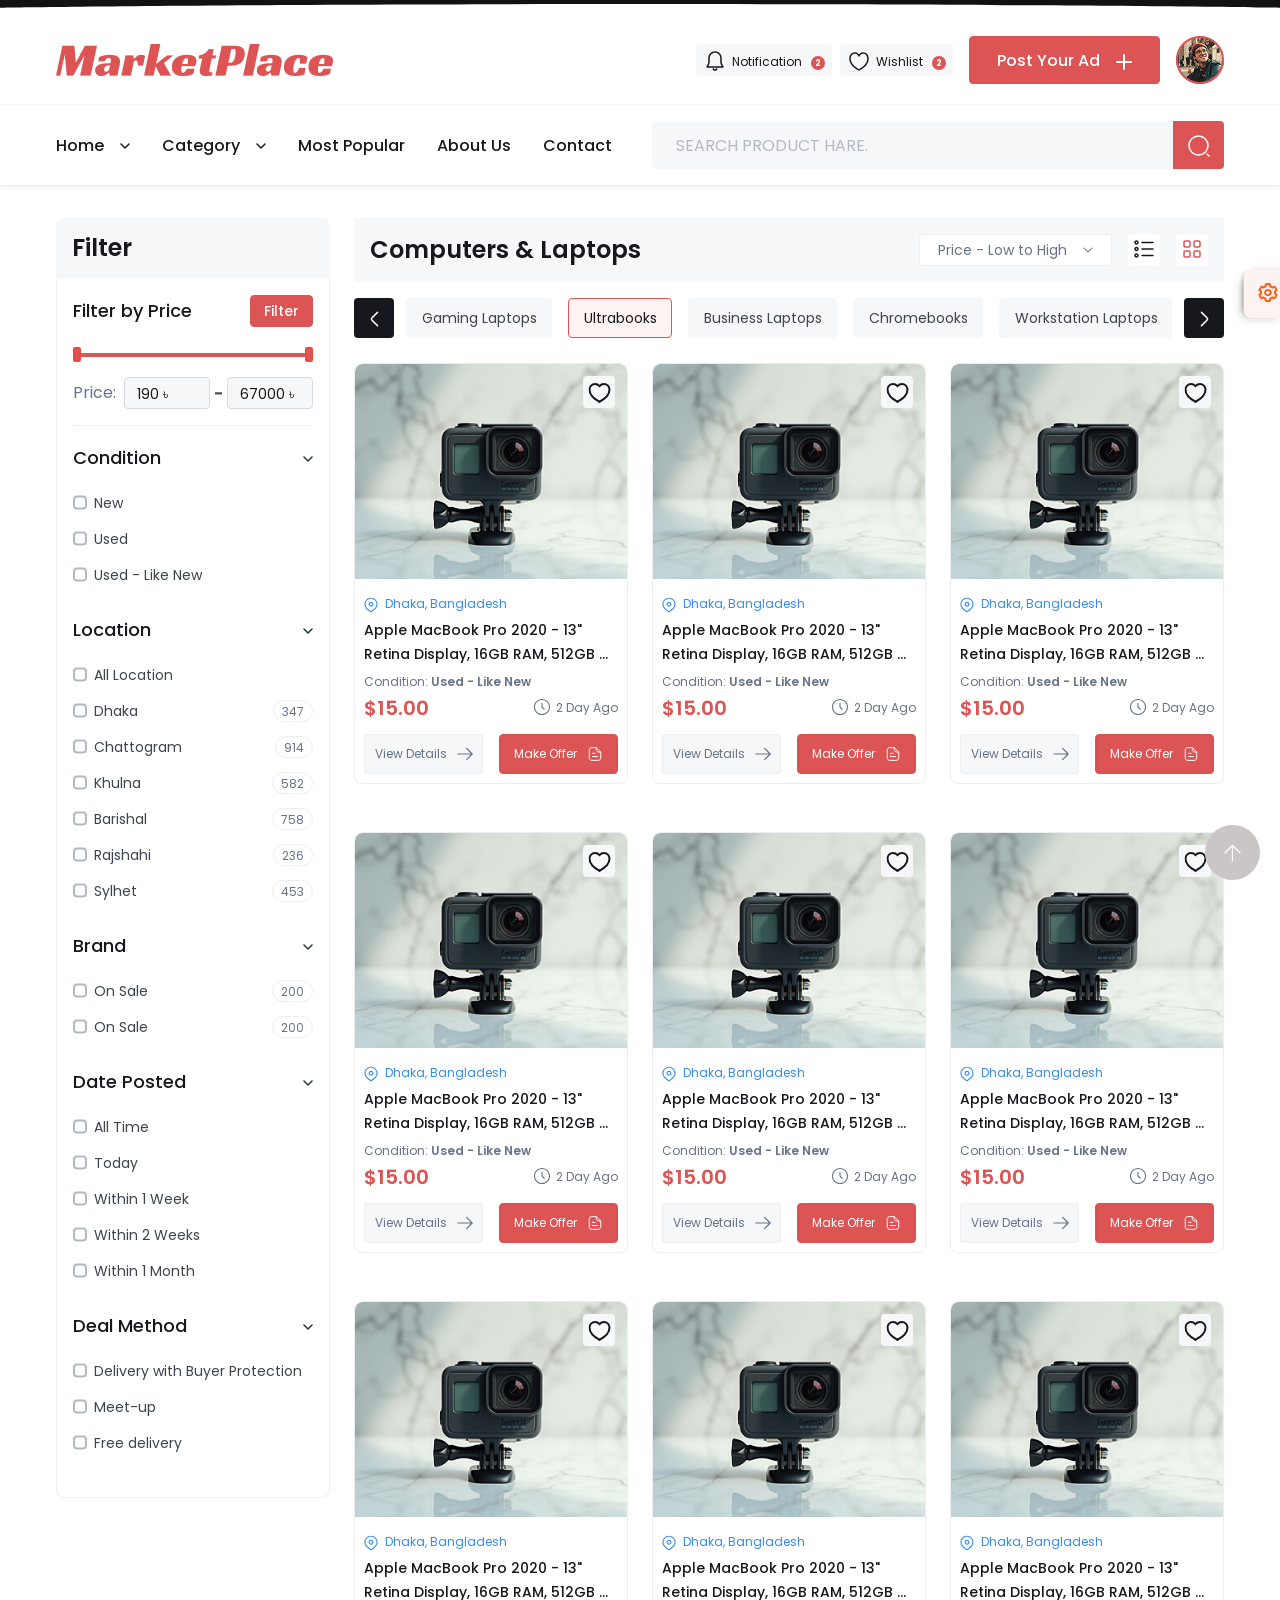
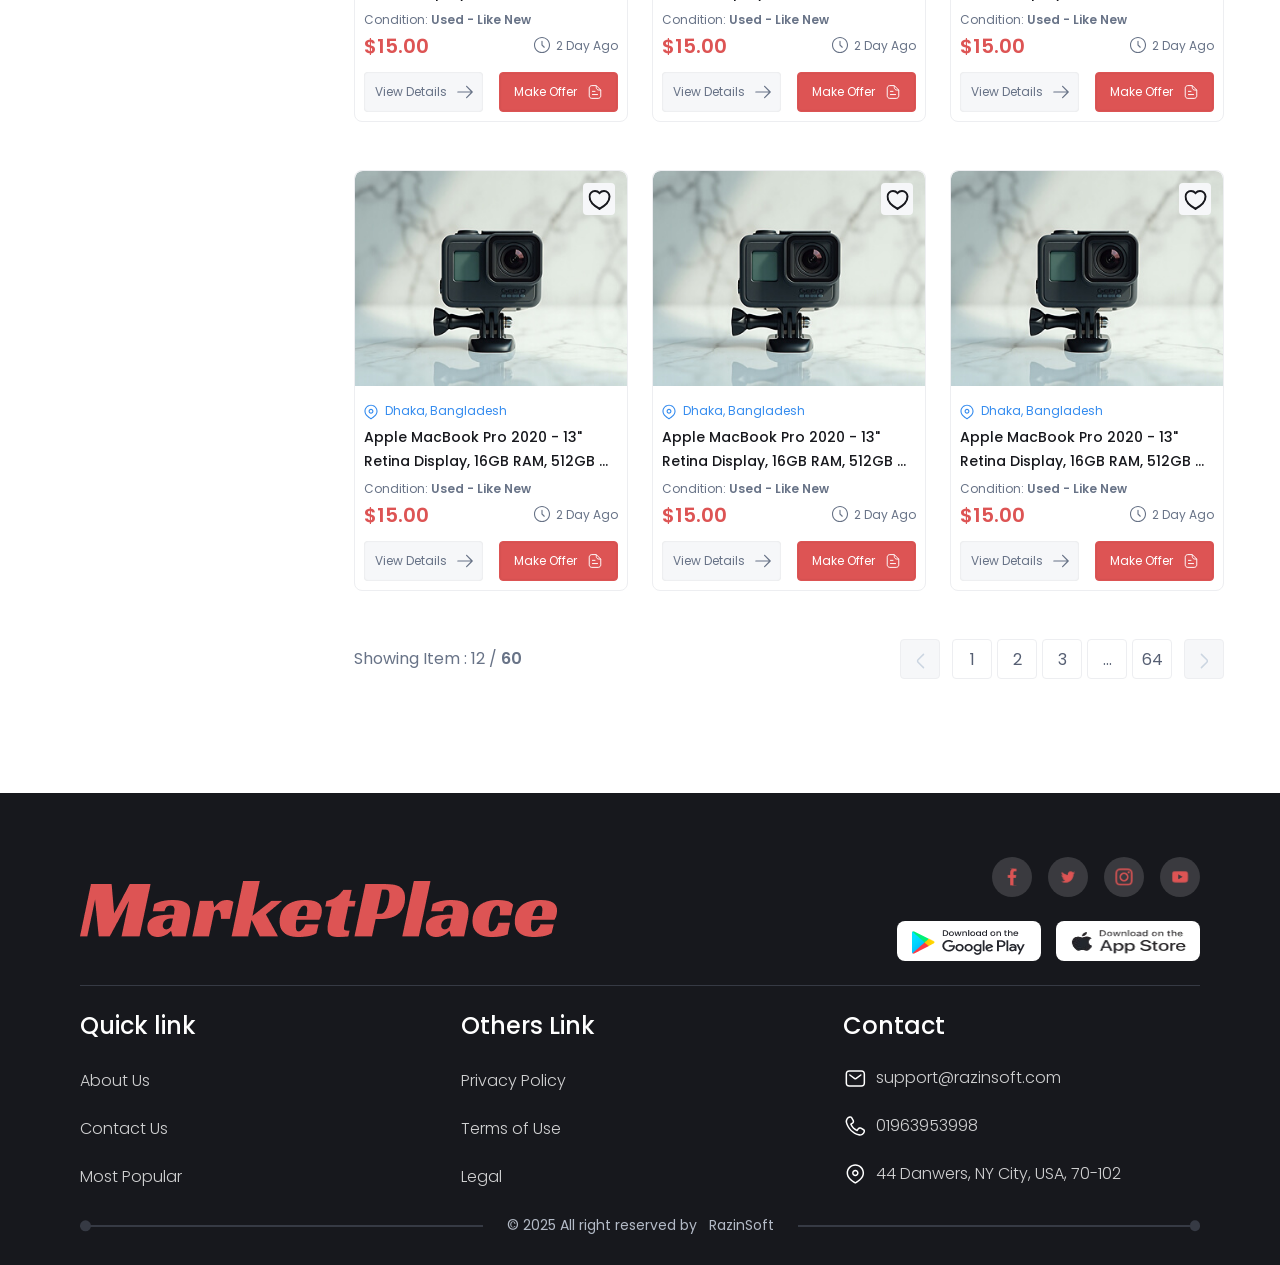
<file: product-list.html>
<!DOCTYPE html>
<html lang="en">

<head>
    <meta charset="UTF-8">
    <meta name="viewport" content="width=device-width, initial-scale=1.0">
    <title>Market-Place</title>
    <link rel="stylesheet" href="assets/css/bootstrap.min.css">
    <link rel="stylesheet" href="assets/css/magnific-popup.css">
    <link rel="stylesheet" href="assets/css/spacing.css">
    <link rel="stylesheet" href="assets/css/fontawesome-pro.css">
    <link rel="stylesheet" href="assets/css/animate.min.css">
    <link rel="stylesheet" href="assets/css/swiper-bundle.min.css">
    <link rel="stylesheet" href="assets/css/style.css">
    <!-- Place favicon.ico in the root directory -->
    <link rel="shortcut icon" type="image/x-icon" href="assets/img/logo/favicon.png">
</head>


<body class="rs-magic-cursor">
    <!-- preloader -->
    <div class="loader-wrap">
        <svg viewBox="0 0 1000 1000" preserveAspectRatio="none">
            <path id="svg" d="M0,1005S175,995,500,995s500,5,500,5V0H0Z"></path>
        </svg>
        <div class="loader-wrap-heading">
            <div class="load-text">
                <span>M</span>
                <span>A</span>
                <span>R</span>
                <span>K</span>
                <span>E</span>
                <span>T</span>
                <span>-</span>
                <span>P</span>
                <span>L</span>
                <span>A</span>
                <span>C</span>
                <span>E</span>
            </div>
        </div>
    </div>

    <!-- scrollToTop -->
    <div class="scrollToTop active-progress">
        <div class="arrowUp">
            <i class="fal fa-arrow-up"></i>
        </div>
        <div class="water" style="transform: translate(0px, 47%);">
            <svg viewBox="0 0 560 20" class="water_wave water_wave_back">
                <use xlink:href="#wave"></use>
            </svg>
            <svg viewBox="0 0 560 20" class="water_wave water_wave_front">
                <use xlink:href="#wave"></use>
            </svg>
            <svg version="1.1" xmlns="http://www.w3.org/2000/svg" xmlns:xlink="http://www.w3.org/1999/xlink"
                viewBox="0 0 560 20" style="display: none;">
                <symbol id="wave">
                    <path
                        d="M420,20c21.5-0.4,38.8-2.5,51.1-4.5c13.4-2.2,26.5-5.2,27.3-5.4C514,6.5,518,4.7,528.5,2.7c7.1-1.3,17.9-2.8,31.5-2.7c0,0,0,0,0,0v20H420z"
                        fill="#"
                        style="transition: stroke-dashoffset 10ms linear; stroke-dasharray: 301.839, 301.839; stroke-dashoffset: 140.858px;">
                    </path>
                    <path
                        d="M420,20c-21.5-0.4-38.8-2.5-51.1-4.5c-13.4-2.2-26.5-5.2-27.3-5.4C326,6.5,322,4.7,311.5,2.7C304.3,1.4,293.6-0.1,280,0c0,0,0,0,0,0v20H420z"
                        fill="#"
                        style="transition: stroke-dashoffset 10ms linear; stroke-dasharray: 301.839, 301.839; stroke-dashoffset: 140.858px;">
                    </path>
                    <path
                        d="M140,20c21.5-0.4,38.8-2.5,51.1-4.5c13.4-2.2,26.5-5.2,27.3-5.4C234,6.5,238,4.7,248.5,2.7c7.1-1.3,17.9-2.8,31.5-2.7c0,0,0,0,0,0v20H140z"
                        fill="#"
                        style="transition: stroke-dashoffset 10ms linear; stroke-dasharray: 301.839, 301.839; stroke-dashoffset: 140.858px;">
                    </path>
                    <path
                        d="M140,20c-21.5-0.4-38.8-2.5-51.1-4.5c-13.4-2.2-26.5-5.2-27.3-5.4C46,6.5,42,4.7,31.5,2.7C24.3,1.4,13.6-0.1,0,0c0,0,0,0,0,0l0,20H140z"
                        fill="#"
                        style="transition: stroke-dashoffset 10ms linear; stroke-dasharray: 301.839, 301.839; stroke-dashoffset: 140.858px;">
                    </path>
                </symbol>
            </svg>
        </div>
    </div>
    <!-- header start -->

    <!-- Begin magic cursor -->
    <div id="magic-cursor" class="cursor-black-bg">
        <div id="ball"></div>
    </div>
    <!-- End magic cursor -->

    <!-- offcanvas start -->
    <div class="tp-offcanvas-area">
        <div class="tp-offcanvas-wrapper">
            <div class="tp-offcanvas-header d-flex justify-content-between align-items-center mb-90">
                <div class="tp-offcanvas-logo">
                    <a href="javascript:void(0)">
                        <img src="assets/img/logo/header-logo.png" alt="">
                    </a>
                </div>
                <div class="tp-offcanvas-close">
                    <button>
                        <i class="fal fa-times"></i>
                    </button>
                </div>
            </div>
            <div class="rs-header-top-right d-flex align-items-center justify-content-end">
                <a href="javascript:void(0)" class="rs-header-notification d-flex align-items-center">
                    <i class="rs-header-notification-icon">
                        <img src="assets/img/icon/bell.svg" alt="">
                    </i>
                    <span>Notification</span>
                    <cite>
                        2
                    </cite>
                </a>
                <a href="javascript:void(0)" class="rs-header-heart d-flex align-items-center">
                    <i class="rs-header-heart-icon">
                        <img src="assets/img/icon/heart.svg" alt="">
                    </i>
                    <span>Wishlist</span>
                    <cite>
                        2
                    </cite>
                </a>
                <a href="post-ad.html" class="rs-header-btn rs-btn d-flex align-items-center">
                    Post Your Ad
                    <svg xmlns="http://www.w3.org/2000/svg" width="16" height="16" viewBox="0 0 16 16" fill="none">
                        <path
                            d="M15 7H9V1C9 0.448 8.552 0 8 0C7.448 0 7 0.448 7 1V7H1C0.448 7 0 7.448 0 8C0 8.552 0.448 9 1 9H7V15C7 15.552 7.448 16 8 16C8.552 16 9 15.552 9 15V9H15C15.552 9 16 8.552 16 8C16 7.448 15.552 7 15 7Z"
                            fill="currentColor" />
                    </svg>
                </a>
            </div>
            <div class="tp-offcanvas-menu d-lg-none mb-50">
                <nav></nav>
            </div>
            <div class="tp-offcanvas-content mb-50 d-none d-xl-block">
                <h2 class="tp-offcanvas-title">
                    hello-there
                </h2>
                <p>
                    The IT agency industry is evolving at an incredible pace, showing no signs of slowing down.
                </p>
            </div>
            <div class="tp-offcanvas-gallery mb-50 br-10">
                <a class="popup-image" href="assets/img/hero/hero-06.jpg">
                    <img src="assets/img/hero/hero-06.jpg" alt="">
                </a>
                <a class="popup-image" href="assets/img/hero/hero-07.jpg">
                    <img src="assets/img/hero/hero-07.jpg" alt="">
                </a>
                <a class="popup-image" href="assets/img/hero/hero-03.jpg">
                    <img src="assets/img/hero/hero-03.jpg" alt="">
                </a>
                <a class="popup-image" href="assets/img/hero/hero-04.jpg">
                    <img src="assets/img/hero/hero-04.jpg" alt="">
                </a>
            </div>
            <div class="tp-offcanvas-info mb-50">
                <h3 class="tp-offcanvas-info-title mb-15">
                    information
                </h3>
                <span>
                    <a href="tel:+62427634206">
                        +624 276 342 06
                    </a>
                </span>
                <span>
                    <a href="mailto:support@gmail.com">
                        support@gmail.com
                    </a>
                </span>
                <span>
                    <a href="javascript:void(0)">
                        7240 Wentworth Road Valdosta, GA 31601
                    </a>
                </span>
            </div>
            <div class="tp-offcanvas-social">
                <h3 class="tp-offcanvas-social-title mb-15">
                    follow us
                </h3>
                <a href="javascript:void(0)"><i class="fab fa-facebook-f"></i></a>
                <a href="javascript:void(0)"><i class="fab fa-twitter"></i></a>
                <a href="javascript:void(0)"><i class="fab fa-linkedin-in"></i></a>
                <a href="javascript:void(0)"><i class="fab fa-instagram"></i></a>
            </div>
        </div>
    </div>
    <div class="tp-offcanvas-overlay"></div>
    <!-- offcanvas end -->

    <!-- Make Offer Modal -->
    <div id="offerModal" class="rs-product-make-offer" style="display:none;">
        <div class="rs-product-make-offer-content">
            <button class="rs-product-make-offer-close" id="closeOffer"><i class="fal fa-times"></i></button>
            <h2 class="rs-product-make-offer-title">Make Offer</h2>
            <p>Buy smarter. Make an offer and get the best deal.</p>

            <label>Set Your Price</label>
            <input type="text" placeholder="$30">

            <label>Message</label>
            <textarea placeholder="Write your message"></textarea>

            <button type="submit" class="rs-btn">Submit</button>
        </div>
    </div>
    <div class="tp-offcanvas-overlay"></div>
    <!-- Make Offer end-->
    <!-- Filter Offcanvas -->
    <div class="rs-filter-offcanvas d-xl-none">
        <div class="rs-filter-inner">

        </div>
    </div>
    <div class="rs-filter-overlay d-xl-none"></div>
    <!-- Filter Offcanvas -->

    <!-- sticky-header-start -->
    <div class="rs-header-sticky">
        <div class="container">
            <div class="row align-items-center">
                <div class="col-xl-3 col-lg-3 col-md-4 col-9">
                    <div class="rs-header-logo">
                        <a href="javascript:void(0)">
                            <img src="assets/img/logo/header-logo.png" alt="">
                        </a>
                    </div>
                </div>
                <div class="col-xl-7 col-lg-7 d-none d-lg-block">
                    <div class="rs-header-main-menu">
                        <nav class="tp-mobile-menu-active">
                            <ul class="justify-content-center">
                                <li>
                                    <a href="index.html">Home
                                        <svg xmlns="http://www.w3.org/2000/svg" width="10" height="6" viewBox="0 0 10 6"
                                            fill="currentColor">
                                            <path
                                                d="M5.00002 5.75076C4.80802 5.75076 4.61599 5.67778 4.46999 5.53079L0.469994 1.53079C0.176994 1.23779 0.176994 0.76275 0.469994 0.46975C0.762994 0.17675 1.23803 0.17675 1.53103 0.46975L5.001 3.93972L8.47097 0.46975C8.76397 0.17675 9.23901 0.17675 9.53201 0.46975C9.82501 0.76275 9.82501 1.23779 9.53201 1.53079L5.53201 5.53079C5.38401 5.67778 5.19202 5.75076 5.00002 5.75076Z"
                                                fill="currentColor" />
                                        </svg>
                                    </a>
                                    <div class="tp-megamenu-wrapper-2">
                                        <div class="row gx-0">
                                            <div class="tp-megamenu-list tp-megamenu-list-2">
                                                <ul class="rs-home-menu">
                                                    <li><a href="index.html">Home</a></li>
                                                    <li><a href="profile.html">My Profile</a></li>
                                                    <li><a href="seler-profile.html">Seler-Profile</a>
                                                    </li>
                                                    <li><a href="post-ad.html">Post-Ad</a></li>
                                                    <li><a href="about.html">Our-About</a></li>
                                                    <li><a href="product-details.html">Product-Details</a>
                                                    </li>
                                                    <li><a href="product-list.html">Product-List</a>
                                                    </li>

                                                    <li><a href="my-product-details.html">My-Product-Details</a>
                                                    </li>
                                                    <li><a href="about.html">Our-About</a></li>
                                                    <li><a href="contact.html">Contact</a></li>
                                                    <li><a href="log-in.html">Login</a></li>
                                                    <li><a href="sign-up.html">Sign-Up</a></li>
                                                </ul>
                                            </div>
                                        </div>
                                    </div>
                                </li>
                                <li>
                                    <a href="javascript:void(0)">Category
                                        <svg xmlns="http://www.w3.org/2000/svg" width="10" height="6" viewBox="0 0 10 6"
                                            fill="currentColor">
                                            <path
                                                d="M5.00002 5.75076C4.80802 5.75076 4.61599 5.67778 4.46999 5.53079L0.469994 1.53079C0.176994 1.23779 0.176994 0.76275 0.469994 0.46975C0.762994 0.17675 1.23803 0.17675 1.53103 0.46975L5.001 3.93972L8.47097 0.46975C8.76397 0.17675 9.23901 0.17675 9.53201 0.46975C9.82501 0.76275 9.82501 1.23779 9.53201 1.53079L5.53201 5.53079C5.38401 5.67778 5.19202 5.75076 5.00002 5.75076Z"
                                                fill="currentColor" />
                                        </svg>
                                    </a>
                                    <div class="tp-megamenu-wrapper ">
                                        <div class="row gx-0">
                                            <div class="tp-megamenu-list">
                                                <ul>
                                                    <li class="has-dropdown p-relative"><a
                                                            href="javascript:void(0)"><img
                                                                src="assets/img/cat/cat-04.png" alt="">
                                                            Modern Agency</a>
                                                        <ul class="sub-dropdown p-absolute">
                                                            <li><a href="javascript:void(0)"><img
                                                                        src="assets/img/cat/cat-04.png" alt=""> Modern
                                                                    Agency</a></li>
                                                            <li><a href="javascript:void(0)"><img
                                                                        src="assets/img/cat/cat-04.png" alt=""> Design
                                                                    Studio</a></li>
                                                            <li><a href="javascript:void(0)"><img
                                                                        src="assets/img/cat/cat-04.png" alt=""> Digital
                                                                    Marketing</a>
                                                            </li>
                                                            <li><a href="javascript:void(0)"><img
                                                                        src="assets/img/cat/cat-04.png" alt=""> Creative
                                                                    Studio</a></li>
                                                        </ul>
                                                    </li>
                                                    <li><a href="javascript:void(0)"><img
                                                                src="assets/img/cat/cat-04.png" alt="">
                                                            Design Studio</a></li>
                                                    <li><a href="javascript:void(0)"><img
                                                                src="assets/img/cat/cat-04.png" alt="">
                                                            Digital Marketing</a></li>
                                                    <li><a href="javascript:void(0)"><img
                                                                src="assets/img/cat/cat-04.png" alt="">
                                                            Creative Studio</a></li>
                                                    <li><a href="javascript:void(0)"><img
                                                                src="assets/img/cat/cat-04.png" alt="">
                                                            Design Agency</a></li>
                                                    <li><a href="javascript:void(0)"><img
                                                                src="assets/img/cat/cat-04.png" alt="">
                                                            Creative Agency</a></li>
                                                    <li><a href="javascript:void(0)"><img
                                                                src="assets/img/cat/cat-04.png" alt="">
                                                            Architecture Hub</a></li>
                                                    <li><a href="javascript:void(0)"><img
                                                                src="assets/img/cat/cat-04.png" alt="">
                                                            AI Image Generator</a></li>
                                                    <li><a href="javascript:void(0)"><img
                                                                src="assets/img/cat/cat-04.png" alt="">
                                                            Modern Agency</a></li>
                                                    <li><a href="javascript:void(0)"><img
                                                                src="assets/img/cat/cat-04.png" alt="">
                                                            Design Studio</a></li>
                                                    <li><a href="javascript:void(0)"><img
                                                                src="assets/img/cat/cat-04.png" alt="">
                                                            Digital Marketing</a></li>
                                                    <li><a href="javascript:void(0)"><img
                                                                src="assets/img/cat/cat-04.png" alt="">
                                                            Creative Studio</a></li>
                                                    <li><a href="javascript:void(0)"><img
                                                                src="assets/img/cat/cat-04.png" alt="">
                                                            Design Agency</a></li>
                                                    <li><a href="javascript:void(0)"><img
                                                                src="assets/img/cat/cat-04.png" alt="">
                                                            Creative Agency</a></li>
                                                    <li><a href="javascript:void(0)"><img
                                                                src="assets/img/cat/cat-04.png" alt="">
                                                            Architecture Hub</a></li>
                                                    <li><a href="javascript:void(0)"><img
                                                                src="assets/img/cat/cat-04.png" alt="">
                                                            AI Image Generator</a></li>
                                                    <li><a href="javascript:void(0)"><img
                                                                src="assets/img/cat/cat-04.png" alt="">
                                                            Modern Agency</a></li>
                                                    <li><a href="javascript:void(0)"><img
                                                                src="assets/img/cat/cat-04.png" alt="">
                                                            Design Studio</a></li>
                                                    <li><a href="javascript:void(0)"><img
                                                                src="assets/img/cat/cat-04.png" alt="">
                                                            Digital Marketing</a></li>
                                                    <li><a href="javascript:void(0)"><img
                                                                src="assets/img/cat/cat-04.png" alt="">
                                                            Creative Studio</a></li>
                                                    <li><a href="javascript:void(0)"><img
                                                                src="assets/img/cat/cat-04.png" alt="">
                                                            Design Agency</a></li>
                                                    <li><a href="javascript:void(0)"><img
                                                                src="assets/img/cat/cat-04.png" alt="">
                                                            Creative Agency</a></li>
                                                    <li><a href="javascript:void(0)"><img
                                                                src="assets/img/cat/cat-04.png" alt="">
                                                            Architecture Hub</a></li>
                                                    <li><a href="javascript:void(0)"><img
                                                                src="assets/img/cat/cat-04.png" alt="">
                                                            AI Image Generator</a></li>
                                                    <li><a href="javascript:void(0)"><img
                                                                src="assets/img/cat/cat-04.png" alt="">
                                                            Modern Agency</a></li>
                                                    <li><a href="javascript:void(0)"><img
                                                                src="assets/img/cat/cat-04.png" alt="">
                                                            Design Studio</a></li>
                                                    <li><a href="javascript:void(0)"><img
                                                                src="assets/img/cat/cat-04.png" alt="">
                                                            Digital Marketing</a></li>
                                                    <li><a href="javascript:void(0)"><img
                                                                src="assets/img/cat/cat-04.png" alt="">
                                                            Creative Studio</a></li>
                                                    <li><a href="javascript:void(0)"><img
                                                                src="assets/img/cat/cat-04.png" alt="">
                                                            Design Agency</a></li>
                                                    <li><a href="javascript:void(0)"><img
                                                                src="assets/img/cat/cat-04.png" alt="">
                                                            Creative Agency</a></li>
                                                    <li><a href="javascript:void(0)"><img
                                                                src="assets/img/cat/cat-04.png" alt="">
                                                            Architecture Hub</a></li>
                                                    <li><a href="javascript:void(0)"><img
                                                                src="assets/img/cat/cat-04.png" alt="">
                                                            AI Image Generator</a></li>
                                                </ul>
                                            </div>

                                        </div>
                                    </div>
                                </li>
                                <li><a href="javascript:void(0)">Most Popular</a></li>
                                <li><a href="about.html">About Us</a></li>
                                <li><a href="contact.html">Contact</a></li>
                            </ul>
                        </nav>
                    </div>
                </div>
                <div class="col-xl-2 col-lg-2 col-md-8 col-3">
                    <div class="rs-header-sticky-right d-flex align-items-center justify-content-end">
                        <a href="post-ad.html"
                            class="rs-header-btn rs-btn d-flex align-items-center p-0 d-none d-md-flex">
                            Post Ad
                        </a>
                        <div class="rs-header-abtar tp-header-author p-relative d-inline-block">
                            <img src="assets/img/abter/header-abtar.png" alt="">
                            <div class="tp-header-author-thumb-more p-absolute">
                                 <a href="sign-in.html">
                                    <i class="fal fa-sign-in"></i>
                                    Sign In
                                </a>
                                <a href="profile.html">
                                    <i class="fal fa-user-alt"></i>
                                    Profile
                                </a>
                                <a href="#">
                                    <i class="fal fa-user-plus"></i>
                                    Add acount
                                </a>
                                <a href="javascript:void(0)">
                                    <i class="fal fa-sign-in"></i>
                                    Login
                                </a>
                                <a href="javascript:void(0)">
                                    <i class="fal fa-sign-in"></i>
                                    User Login
                                </a>
                                <a href="javascript:void(0)">
                                    <i class="fal fa-sign-out"></i>
                                    Logout
                                </a>
                            </div>
                        </div>
                        <div class="rs-offcanvas-btn ml-8">
                            <button class="d-lg-none d-md-block" data-bg-color="#ddd">
                                <svg xmlns="http://www.w3.org/2000/svg" width="20" height="20" viewBox="0 0 20 20"
                                    fill="none">
                                    <path
                                        d="M2.94801 5.07455C1.84307 5.08612 0.938738 4.19953 0.927183 3.09559C0.915628 1.99165 1.8012 1.08634 2.90614 1.07477C4.01108 1.0632 4.91541 1.94979 4.92696 3.05373C4.93852 4.15767 4.05295 5.06299 2.94801 5.07455ZM11.9266 2.98046C11.915 1.87652 11.0107 0.989939 9.90576 1.0015C8.80082 1.01307 7.91524 1.91839 7.9268 3.02233C7.93835 4.12627 8.84268 5.01285 9.94762 5.00129C11.0526 4.98972 11.9381 4.0844 11.9266 2.98046ZM18.9262 2.9072C18.9146 1.80326 18.0103 0.916674 16.9054 0.928239C15.8004 0.939805 14.9149 1.84512 14.9264 2.94906C14.938 4.053 15.8423 4.93959 16.9472 4.92802C18.0522 4.91645 18.9378 4.01114 18.9262 2.9072ZM5.00023 10.0533C4.98867 8.9494 4.08435 8.06282 2.97941 8.07439C1.87447 8.08595 0.988893 8.99127 1.00045 10.0952C1.012 11.1991 1.91633 12.0857 3.02127 12.0742C4.12621 12.0626 5.01178 11.1573 5.00023 10.0533ZM11.9998 9.98008C11.9883 8.87614 11.084 7.98956 9.97902 8.00112C8.87408 8.01269 7.98851 8.91801 8.00006 10.0219C8.01162 11.1259 8.91595 12.0125 10.0209 12.0009C11.1258 11.9893 12.0114 11.084 11.9998 9.98008ZM18.9995 9.90681C18.9879 8.80287 18.0836 7.91629 16.9786 7.92786C15.8737 7.93942 14.9881 8.84474 14.9997 9.94868C15.0112 11.0526 15.9156 11.9392 17.0205 11.9276C18.1254 11.9161 19.011 11.0108 18.9995 9.90681ZM5.07349 17.053C5.06194 15.949 4.15761 15.0624 3.05267 15.074C1.94773 15.0856 1.06216 15.9909 1.07371 17.0948C1.08527 18.1988 1.9896 19.0853 3.09454 19.0738C4.19948 19.0622 5.08505 18.1569 5.07349 17.053ZM12.0731 16.9797C12.0616 15.8758 11.1572 14.9892 10.0523 15.0007C8.94735 15.0123 8.06178 15.9176 8.07333 17.0216C8.08489 18.1255 8.98921 19.0121 10.0942 19.0005C11.1991 18.989 12.0847 18.0836 12.0731 16.9797ZM19.0727 16.9064C19.0612 15.8025 18.1568 14.9159 17.0519 14.9275C15.947 14.939 15.0614 15.8444 15.0729 16.9483C15.0845 18.0522 15.9888 18.9388 17.0938 18.9273C18.1987 18.9157 19.0843 18.0104 19.0727 16.9064Z"
                                        fill="#DD5454"></path>
                                </svg>
                            </button>
                        </div>
                    </div>
                </div>
            </div>
        </div>
    </div>
    <!-- sticky-header-end -->

    <!-- Template rtl start -->
    <div class="rs-template-settings">
        <div class="rs-template-settings-top">
            <div class="rs-template-settings-icon">
                <i class="far fa-cog"></i>
            </div>
            <h3 class="rs-template-settings-title">
                Template Settings
            </h3>
            <div class="rs-template-settings-button mb-10 d-flex align-items-center justify-content-between">
                <button class="active"><i class="far fa-moon"></i>Dark</button>
                <button><i class="far fa-sun"></i>Light</button>
            </div>
            <div
                class="rs-template-settings-button rs-template-settings-button-rtl d-flex align-items-center justify-content-between">
                <button>Rtl</button>
                <button class="active">Ltr</button>
            </div>
        </div>
    </div>
    <!-- Template rtl end -->

    <div id="smooth-wrapper">
        <div id="smooth-content">
            <!-- header start -->
            <header>
                <div class="rs-header-area">
                    <div class="container">
                        <div class="rs-header-top">
                            <div class="row align-items-center">
                                <div class="col-xl-4 col-lg-4 col-md-3 col-9">
                                    <div class="rs-header-logo">
                                        <a href="index.html">
                                            <img src="assets/img/logo/header-logo.png" alt="">
                                        </a>
                                    </div>
                                </div>
                                <div class="col-xl-8 col-lg-8 col-md-9 col-3">
                                    <div class="rs-header-top-right d-flex align-items-center justify-content-end">
                                        <a href="javascript:void(0)"
                                            class="rs-header-notification d-flex align-items-center d-none d-md-block">
                                            <i class="rs-header-notification-icon">
                                                <img src="assets/img/icon/bell.svg" alt="">
                                            </i>
                                            <span>Notification</span>
                                            <cite>
                                                2
                                            </cite>
                                        </a>
                                        <a href="javascript:void(0)"
                                            class="rs-header-heart d-flex align-items-center d-none d-md-block">
                                            <i class="rs-header-heart-icon">
                                                <img src="assets/img/icon/heart.svg" alt="">
                                            </i>
                                            <span>Wishlist</span>
                                            <cite>
                                                2
                                            </cite>
                                        </a>
                                        <a href="post-ad.html"
                                            class="rs-header-btn rs-btn d-flex align-items-center d-none d-md-block">
                                            Post Your Ad
                                            <svg xmlns="http://www.w3.org/2000/svg" width="16" height="16"
                                                viewBox="0 0 16 16" fill="none">
                                                <path
                                                    d="M15 7H9V1C9 0.448 8.552 0 8 0C7.448 0 7 0.448 7 1V7H1C0.448 7 0 7.448 0 8C0 8.552 0.448 9 1 9H7V15C7 15.552 7.448 16 8 16C8.552 16 9 15.552 9 15V9H15C15.552 9 16 8.552 16 8C16 7.448 15.552 7 15 7Z"
                                                    fill="currentColor" />
                                            </svg>
                                        </a>
                                        <div class="rs-header-abtar tp-header-author p-relative">
                                            <img src="assets/img/abter/header-abtar.png" alt="">
                                            <div class="tp-header-author-thumb-more p-absolute">
                                                <a href="sign-in.html">
                                                    <i class="fal fa-sign-in"></i>
                                                    Sign In
                                                </a>
                                                <a href="profile.html">
                                                    <i class="fal fa-user-alt"></i>
                                                    Profile
                                                </a>
                                                <a href="#">
                                                    <i class="fal fa-user-plus"></i>
                                                    Add acount
                                                </a>
                                                <a href="javascript:void(0)">
                                                    <i class="fal fa-sign-in"></i>
                                                    Login
                                                </a>
                                                <a href="javascript:void(0)">
                                                    <i class="fal fa-sign-in"></i>
                                                    User Login
                                                </a>
                                                <a href="javascript:void(0)">
                                                    <i class="fal fa-sign-out"></i>
                                                    Logout
                                                </a>
                                            </div>
                                        </div>
                                    </div>
                                </div>
                            </div>
                        </div>
                    </div>
                    <div class="rs-header-bottom">
                        <div class="container">
                            <div class="row align-items-center">
                                <div class="col-xl-6 col-lg-7 col-md-12">
                                    <div class="rs-header-main-menu d-none d-lg-block">
                                        <nav class="tp-mobile-menu-active">
                                            <ul>
                                                <li>
                                                    <a href="index.html">Home
                                                        <svg xmlns="http://www.w3.org/2000/svg" width="10" height="6"
                                                            viewBox="0 0 10 6" fill="currentColor">
                                                            <path
                                                                d="M5.00002 5.75076C4.80802 5.75076 4.61599 5.67778 4.46999 5.53079L0.469994 1.53079C0.176994 1.23779 0.176994 0.76275 0.469994 0.46975C0.762994 0.17675 1.23803 0.17675 1.53103 0.46975L5.001 3.93972L8.47097 0.46975C8.76397 0.17675 9.23901 0.17675 9.53201 0.46975C9.82501 0.76275 9.82501 1.23779 9.53201 1.53079L5.53201 5.53079C5.38401 5.67778 5.19202 5.75076 5.00002 5.75076Z"
                                                                fill="currentColor" />
                                                        </svg>
                                                    </a>
                                                    <div class="tp-megamenu-wrapper-2">
                                                        <div class="row gx-0">
                                                            <div class="tp-megamenu-list tp-megamenu-list-2">
                                                                <ul class="rs-home-menu">
                                                                    <li><a href="index.html">Home</a></li>
                                                                    <li><a href="profile.html">My Profile</a></li>
                                                                    <li><a href="seler-profile.html">Seler-Profile</a>
                                                                    </li>
                                                                    <li><a href="post-ad.html">Post-Ad</a></li>
                                                                    <li><a href="about.html">Our-About</a></li>
                                                                    <li><a
                                                                            href="product-details.html">Product-Details</a>
                                                                    </li>
                                                                    <li><a href="product-list.html">Product-List</a>
                                                                    </li>

                                                                    <li><a
                                                                            href="my-product-details.html">My-Product-Details</a>
                                                                    </li>
                                                                    <li><a href="about.html">Our-About</a></li>
                                                                    <li><a href="contact.html">Contact</a></li>
                                                                    <li><a href="log-in.html">Login</a></li>
                                                                    <li><a href="sign-up.html">Sign-Up</a></li>
                                                                </ul>
                                                            </div>
                                                        </div>
                                                    </div>
                                                </li>
                                                <li>
                                                    <a href="javascript:void(0)">Category
                                                        <svg xmlns="http://www.w3.org/2000/svg" width="10" height="6"
                                                            viewBox="0 0 10 6" fill="currentColor">
                                                            <path
                                                                d="M5.00002 5.75076C4.80802 5.75076 4.61599 5.67778 4.46999 5.53079L0.469994 1.53079C0.176994 1.23779 0.176994 0.76275 0.469994 0.46975C0.762994 0.17675 1.23803 0.17675 1.53103 0.46975L5.001 3.93972L8.47097 0.46975C8.76397 0.17675 9.23901 0.17675 9.53201 0.46975C9.82501 0.76275 9.82501 1.23779 9.53201 1.53079L5.53201 5.53079C5.38401 5.67778 5.19202 5.75076 5.00002 5.75076Z"
                                                                fill="currentColor" />
                                                        </svg>
                                                    </a>
                                                    <div class="tp-megamenu-wrapper ">
                                                        <div class="row gx-0">
                                                            <div class="tp-megamenu-list">
                                                                <ul>
                                                                    <li class="has-dropdown p-relative"><a
                                                                            href="javascript:void(0)"><img
                                                                                src="assets/img/cat/cat-04.png" alt="">
                                                                            Modern Agency</a>
                                                                        <ul class="sub-dropdown p-absolute">
                                                                            <li><a href="javascript:void(0)"><img
                                                                                        src="assets/img/cat/cat-04.png"
                                                                                        alt=""> Modern Agency</a></li>
                                                                            <li><a href="javascript:void(0)"><img
                                                                                        src="assets/img/cat/cat-04.png"
                                                                                        alt=""> Design Studio</a></li>
                                                                            <li><a href="javascript:void(0)"><img
                                                                                        src="assets/img/cat/cat-04.png"
                                                                                        alt=""> Digital Marketing</a>
                                                                            </li>
                                                                            <li><a href="javascript:void(0)"><img
                                                                                        src="assets/img/cat/cat-04.png"
                                                                                        alt=""> Creative Studio</a></li>
                                                                        </ul>
                                                                    </li>
                                                                    <li><a href="javascript:void(0)"><img
                                                                                src="assets/img/cat/cat-04.png" alt="">
                                                                            Design Studio</a></li>
                                                                    <li><a href="javascript:void(0)"><img
                                                                                src="assets/img/cat/cat-04.png" alt="">
                                                                            Digital Marketing</a></li>
                                                                    <li><a href="javascript:void(0)"><img
                                                                                src="assets/img/cat/cat-04.png" alt="">
                                                                            Creative Studio</a></li>
                                                                    <li><a href="javascript:void(0)"><img
                                                                                src="assets/img/cat/cat-04.png" alt="">
                                                                            Design Agency</a></li>
                                                                    <li><a href="javascript:void(0)"><img
                                                                                src="assets/img/cat/cat-04.png" alt="">
                                                                            Creative Agency</a></li>
                                                                    <li><a href="javascript:void(0)"><img
                                                                                src="assets/img/cat/cat-04.png" alt="">
                                                                            Architecture Hub</a></li>
                                                                    <li><a href="javascript:void(0)"><img
                                                                                src="assets/img/cat/cat-04.png" alt="">
                                                                            AI Image Generator</a></li>
                                                                    <li><a href="javascript:void(0)"><img
                                                                                src="assets/img/cat/cat-04.png" alt="">
                                                                            Modern Agency</a></li>
                                                                    <li><a href="javascript:void(0)"><img
                                                                                src="assets/img/cat/cat-04.png" alt="">
                                                                            Design Studio</a></li>
                                                                    <li><a href="javascript:void(0)"><img
                                                                                src="assets/img/cat/cat-04.png" alt="">
                                                                            Digital Marketing</a></li>
                                                                    <li><a href="javascript:void(0)"><img
                                                                                src="assets/img/cat/cat-04.png" alt="">
                                                                            Creative Studio</a></li>
                                                                    <li><a href="javascript:void(0)"><img
                                                                                src="assets/img/cat/cat-04.png" alt="">
                                                                            Design Agency</a></li>
                                                                    <li><a href="javascript:void(0)"><img
                                                                                src="assets/img/cat/cat-04.png" alt="">
                                                                            Creative Agency</a></li>
                                                                    <li><a href="javascript:void(0)"><img
                                                                                src="assets/img/cat/cat-04.png" alt="">
                                                                            Architecture Hub</a></li>
                                                                    <li><a href="javascript:void(0)"><img
                                                                                src="assets/img/cat/cat-04.png" alt="">
                                                                            AI Image Generator</a></li>
                                                                    <li><a href="javascript:void(0)"><img
                                                                                src="assets/img/cat/cat-04.png" alt="">
                                                                            Modern Agency</a></li>
                                                                    <li><a href="javascript:void(0)"><img
                                                                                src="assets/img/cat/cat-04.png" alt="">
                                                                            Design Studio</a></li>
                                                                    <li><a href="javascript:void(0)"><img
                                                                                src="assets/img/cat/cat-04.png" alt="">
                                                                            Digital Marketing</a></li>
                                                                    <li><a href="javascript:void(0)"><img
                                                                                src="assets/img/cat/cat-04.png" alt="">
                                                                            Creative Studio</a></li>
                                                                    <li><a href="javascript:void(0)"><img
                                                                                src="assets/img/cat/cat-04.png" alt="">
                                                                            Design Agency</a></li>
                                                                    <li><a href="javascript:void(0)"><img
                                                                                src="assets/img/cat/cat-04.png" alt="">
                                                                            Creative Agency</a></li>
                                                                    <li><a href="javascript:void(0)"><img
                                                                                src="assets/img/cat/cat-04.png" alt="">
                                                                            Architecture Hub</a></li>
                                                                    <li><a href="javascript:void(0)"><img
                                                                                src="assets/img/cat/cat-04.png" alt="">
                                                                            AI Image Generator</a></li>
                                                                    <li><a href="javascript:void(0)"><img
                                                                                src="assets/img/cat/cat-04.png" alt="">
                                                                            Modern Agency</a></li>
                                                                    <li><a href="javascript:void(0)"><img
                                                                                src="assets/img/cat/cat-04.png" alt="">
                                                                            Design Studio</a></li>
                                                                    <li><a href="javascript:void(0)"><img
                                                                                src="assets/img/cat/cat-04.png" alt="">
                                                                            Digital Marketing</a></li>
                                                                    <li><a href="javascript:void(0)"><img
                                                                                src="assets/img/cat/cat-04.png" alt="">
                                                                            Creative Studio</a></li>
                                                                    <li><a href="javascript:void(0)"><img
                                                                                src="assets/img/cat/cat-04.png" alt="">
                                                                            Design Agency</a></li>
                                                                    <li><a href="javascript:void(0)"><img
                                                                                src="assets/img/cat/cat-04.png" alt="">
                                                                            Creative Agency</a></li>
                                                                    <li><a href="javascript:void(0)"><img
                                                                                src="assets/img/cat/cat-04.png" alt="">
                                                                            Architecture Hub</a></li>
                                                                    <li><a href="javascript:void(0)"><img
                                                                                src="assets/img/cat/cat-04.png" alt="">
                                                                            AI Image Generator</a></li>
                                                                </ul>
                                                            </div>

                                                        </div>
                                                    </div>
                                                </li>
                                                <li><a href="javascript:void(0)">Most Popular</a></li>
                                                <li><a href="about.html">About Us</a></li>
                                                <li><a href="contact.html">Contact</a></li>
                                            </ul>
                                        </nav>
                                    </div>
                                </div>
                                <div class="col-xl-6 col-lg-5 col-md-12">
                                    <div class="rs-header-form rs-header-form-2">
                                        <form action="#">
                                            <input type="text" placeholder="Search Product Hare.">
                                            <a href="javascript:void(0)">
                                                <svg xmlns="http://www.w3.org/2000/svg" width="24" height="24"
                                                    viewBox="0 0 24 24" fill="none">
                                                    <path
                                                        d="M11.5 21C16.7467 21 21 16.7467 21 11.5C21 6.25329 16.7467 2 11.5 2C6.25329 2 2 6.25329 2 11.5C2 16.7467 6.25329 21 11.5 21Z"
                                                        stroke="white" stroke-width="1.5" stroke-linecap="round"
                                                        stroke-linejoin="round" />
                                                    <path d="M22 22L20 20" stroke="white" stroke-width="1.5"
                                                        stroke-linecap="round" stroke-linejoin="round" />
                                                </svg>
                                            </a>
                                        </form>
                                        <div class="rs-offcanvas-btn">
                                            <button class="d-lg-none d-md-block">
                                                <svg xmlns="http://www.w3.org/2000/svg" width="20" height="20"
                                                    viewBox="0 0 20 20" fill="none">
                                                    <path
                                                        d="M2.94801 5.07455C1.84307 5.08612 0.938738 4.19953 0.927183 3.09559C0.915628 1.99165 1.8012 1.08634 2.90614 1.07477C4.01108 1.0632 4.91541 1.94979 4.92696 3.05373C4.93852 4.15767 4.05295 5.06299 2.94801 5.07455ZM11.9266 2.98046C11.915 1.87652 11.0107 0.989939 9.90576 1.0015C8.80082 1.01307 7.91524 1.91839 7.9268 3.02233C7.93835 4.12627 8.84268 5.01285 9.94762 5.00129C11.0526 4.98972 11.9381 4.0844 11.9266 2.98046ZM18.9262 2.9072C18.9146 1.80326 18.0103 0.916674 16.9054 0.928239C15.8004 0.939805 14.9149 1.84512 14.9264 2.94906C14.938 4.053 15.8423 4.93959 16.9472 4.92802C18.0522 4.91645 18.9378 4.01114 18.9262 2.9072ZM5.00023 10.0533C4.98867 8.9494 4.08435 8.06282 2.97941 8.07439C1.87447 8.08595 0.988893 8.99127 1.00045 10.0952C1.012 11.1991 1.91633 12.0857 3.02127 12.0742C4.12621 12.0626 5.01178 11.1573 5.00023 10.0533ZM11.9998 9.98008C11.9883 8.87614 11.084 7.98956 9.97902 8.00112C8.87408 8.01269 7.98851 8.91801 8.00006 10.0219C8.01162 11.1259 8.91595 12.0125 10.0209 12.0009C11.1258 11.9893 12.0114 11.084 11.9998 9.98008ZM18.9995 9.90681C18.9879 8.80287 18.0836 7.91629 16.9786 7.92786C15.8737 7.93942 14.9881 8.84474 14.9997 9.94868C15.0112 11.0526 15.9156 11.9392 17.0205 11.9276C18.1254 11.9161 19.011 11.0108 18.9995 9.90681ZM5.07349 17.053C5.06194 15.949 4.15761 15.0624 3.05267 15.074C1.94773 15.0856 1.06216 15.9909 1.07371 17.0948C1.08527 18.1988 1.9896 19.0853 3.09454 19.0738C4.19948 19.0622 5.08505 18.1569 5.07349 17.053ZM12.0731 16.9797C12.0616 15.8758 11.1572 14.9892 10.0523 15.0007C8.94735 15.0123 8.06178 15.9176 8.07333 17.0216C8.08489 18.1255 8.98921 19.0121 10.0942 19.0005C11.1991 18.989 12.0847 18.0836 12.0731 16.9797ZM19.0727 16.9064C19.0612 15.8025 18.1568 14.9159 17.0519 14.9275C15.947 14.939 15.0614 15.8444 15.0729 16.9483C15.0845 18.0522 15.9888 18.9388 17.0938 18.9273C18.1987 18.9157 19.0843 18.0104 19.0727 16.9064Z"
                                                        fill="#DD5454" />
                                                </svg>
                                            </button>
                                        </div>
                                    </div>
                                </div>
                            </div>
                        </div>
                    </div>
                </div>
            </header>
            <!-- header start -->
            <!-- header end -->
            <main>

                <!-- product-view-area start -->
                <section class="rs-product-view-area mt-33">
                    <div class="container">
                        <div class="row">
                            <div class="col-xl-3 col-lg-4 d-none d-xl-block">
                                <div class="rs-product-filter-area">
                                    <div
                                        class="rs-product-filter-head d-flex align-items-center justify-content-between">
                                        <h5 class="rs-product-filter-title">
                                            Filter
                                        </h5>
                                        <button class="rs-filter-close d-lg-none">
                                            <svg xmlns="http://www.w3.org/2000/svg" width="14" height="14"
                                                viewBox="0 0 14 14" fill="none">
                                                <path
                                                    d="M13.5297 12.4707C13.8227 12.7637 13.8227 13.2388 13.5297 13.5318C13.3837 13.6778 13.1917 13.7517 12.9997 13.7517C12.8077 13.7517 12.6158 13.6788 12.4698 13.5318L6.99975 8.06173L1.52975 13.5318C1.38375 13.6778 1.19175 13.7517 0.999749 13.7517C0.807749 13.7517 0.61575 13.6788 0.46975 13.5318C0.17675 13.2388 0.17675 12.7637 0.46975 12.4707L5.93975 7.00076L0.46975 1.53079C0.17675 1.23779 0.17675 0.76275 0.46975 0.46975C0.76275 0.17675 1.23775 0.17675 1.53075 0.46975L7.00076 5.93978L12.4707 0.46975C12.7637 0.17675 13.2387 0.17675 13.5317 0.46975C13.8247 0.76275 13.8247 1.23779 13.5317 1.53079L8.06175 7.00076L13.5297 12.4707Z"
                                                    fill="currentColor"></path>
                                            </svg>
                                        </button>
                                    </div>
                                    <div class="filter-box">
                                        <!-- Filter by Price -->
                                        <div class="d-flex justify-content-between align-items-center mb-26">
                                            <h6 class="filter-title">Filter by Price</h6>
                                            <button class="btn-filter rs-btn">Filter</button>
                                        </div>

                                        <!-- Dual Range Slider -->
                                        <div class="range-slider">
                                            <div class="progress" id="progress"></div>
                                        </div>
                                        <div class="range-input">
                                            <input type="range" class="min-range" min="190" max="67000" value="190"
                                                step="10">
                                            <input type="range" class="max-range" min="190" max="67000" value="67000"
                                                step="10">
                                        </div>

                                        <p class="range-values">
                                            Price:
                                            <cite>
                                                <span id="minVal">190;</span>
                                                <i>৳</i>
                                            </cite>
                                            <cite>
                                                <span id="maxVal">670,00</span>
                                                <i>৳</i>
                                            </cite>
                                        </p>
                                        <!-- Accordion Filters -->
                                        <div class="accordion" id="filterAccordion">

                                            <!-- Condition -->
                                            <div class="accordion-item border-0">
                                                <h2 class="accordion-header">
                                                    <button
                                                        class="rs-product-filter-accordion collapsed d-flex align-items-center justify-content-between w-100"
                                                        type="button" data-bs-toggle="collapse"
                                                        data-bs-target="#collapseCondition">
                                                        Condition
                                                        <i class="rs-product-filter-accordion-icon">
                                                            <svg xmlns="http://www.w3.org/2000/svg" width="10"
                                                                height="6" viewBox="0 0 10 6" fill="none">
                                                                <path
                                                                    d="M4.99978 5.75076C4.80778 5.75076 4.61575 5.67778 4.46975 5.53079L0.46975 1.53079C0.17675 1.23779 0.17675 0.76275 0.46975 0.46975C0.76275 0.17675 1.23779 0.17675 1.53079 0.46975L5.00076 3.93972L8.47073 0.46975C8.76373 0.17675 9.23876 0.17675 9.53176 0.46975C9.82476 0.76275 9.82476 1.23779 9.53176 1.53079L5.53176 5.53079C5.38376 5.67778 5.19178 5.75076 4.99978 5.75076Z"
                                                                    fill="#25314C" />
                                                            </svg>
                                                        </i>
                                                    </button>
                                                </h2>
                                                <div id="collapseCondition" class="accordion-collapse collapse show"
                                                    data-bs-parent="#filterAccordion">
                                                    <div class="accordion-body pl-0 pt-0 pb-16 pr-0">
                                                        <div class="form-check"><input class="form-check-input"
                                                                type="checkbox">
                                                            <label>New</label>
                                                        </div>
                                                        <div class="form-check"><input class="form-check-input"
                                                                type="checkbox">
                                                            <label>Used</label>
                                                        </div>
                                                        <div class="form-check"><input class="form-check-input"
                                                                type="checkbox">
                                                            <label>Used - Like New</label>
                                                        </div>
                                                    </div>
                                                </div>
                                            </div>

                                            <!-- Location -->
                                            <div class="accordion-item border-0">
                                                <h2 class="accordion-header">
                                                    <button
                                                        class="rs-product-filter-accordion collapsed d-flex align-items-center justify-content-between w-100"
                                                        type="button" data-bs-toggle="collapse"
                                                        data-bs-target="#collapseLocation">
                                                        Location
                                                        <i class="rs-product-filter-accordion-icon"><svg
                                                                xmlns="http://www.w3.org/2000/svg" width="10" height="6"
                                                                viewBox="0 0 10 6" fill="none">
                                                                <path
                                                                    d="M4.99978 5.75076C4.80778 5.75076 4.61575 5.67778 4.46975 5.53079L0.46975 1.53079C0.17675 1.23779 0.17675 0.76275 0.46975 0.46975C0.76275 0.17675 1.23779 0.17675 1.53079 0.46975L5.00076 3.93972L8.47073 0.46975C8.76373 0.17675 9.23876 0.17675 9.53176 0.46975C9.82476 0.76275 9.82476 1.23779 9.53176 1.53079L5.53176 5.53079C5.38376 5.67778 5.19178 5.75076 4.99978 5.75076Z"
                                                                    fill="#25314C" />
                                                            </svg></i>
                                                    </button>
                                                </h2>
                                                <div id="collapseLocation" class="accordion-collapse collapse show"
                                                    data-bs-parent="#filterAccordion">
                                                    <div class="accordion-body pl-0 pt-0 pb-16 pr-0">
                                                        <div class="form-check"><input class="form-check-input"
                                                                type="checkbox"><label>All Location</label></div>
                                                        <div class="form-check"><input class="form-check-input"
                                                                type="checkbox"><label>Dhaka <span>347</span></label>
                                                        </div>
                                                        <div class="form-check"><input class="form-check-input"
                                                                type="checkbox"><label>Chattogram
                                                                <span>914</span></label></div>
                                                        <div class="form-check"><input class="form-check-input"
                                                                type="checkbox"><label>Khulna <span>582</span></label>
                                                        </div>
                                                        <div class="form-check"><input class="form-check-input"
                                                                type="checkbox"><label>Barishal <span>758</span></label>
                                                        </div>
                                                        <div class="form-check"><input class="form-check-input"
                                                                type="checkbox"><label>Rajshahi <span>236</span></label>
                                                        </div>
                                                        <div class="form-check"><input class="form-check-input"
                                                                type="checkbox"><label>Sylhet <span>453</span></label>
                                                        </div>
                                                    </div>
                                                </div>
                                            </div>

                                            <!-- Brand -->
                                            <div class="accordion-item border-0">
                                                <h2 class="accordion-header">
                                                    <button
                                                        class="rs-product-filter-accordion collapsed d-flex align-items-center justify-content-between w-100"
                                                        type="button" data-bs-toggle="collapse"
                                                        data-bs-target="#collapseBrand">
                                                        Brand
                                                        <i class="rs-product-filter-accordion-icon"><svg
                                                                xmlns="http://www.w3.org/2000/svg" width="10" height="6"
                                                                viewBox="0 0 10 6" fill="none">
                                                                <path
                                                                    d="M4.99978 5.75076C4.80778 5.75076 4.61575 5.67778 4.46975 5.53079L0.46975 1.53079C0.17675 1.23779 0.17675 0.76275 0.46975 0.46975C0.76275 0.17675 1.23779 0.17675 1.53079 0.46975L5.00076 3.93972L8.47073 0.46975C8.76373 0.17675 9.23876 0.17675 9.53176 0.46975C9.82476 0.76275 9.82476 1.23779 9.53176 1.53079L5.53176 5.53079C5.38376 5.67778 5.19178 5.75076 4.99978 5.75076Z"
                                                                    fill="#25314C" />
                                                            </svg></i>
                                                    </button>
                                                </h2>
                                                <div id="collapseBrand" class="accordion-collapse collapse show"
                                                    data-bs-parent="#filterAccordion">
                                                    <div class="accordion-body pl-0 pt-0 pb-16 pr-0">
                                                        <div class="form-check"><input class="form-check-input"
                                                                type="checkbox"><label>On Sale <span>200</span></label>
                                                        </div>
                                                        <div class="form-check"><input class="form-check-input"
                                                                type="checkbox"><label>On Sale <span>200</span></label>
                                                        </div>
                                                    </div>
                                                </div>
                                            </div>

                                            <!-- Date Posted -->
                                            <div class="accordion-item border-0">
                                                <h2 class="accordion-header">
                                                    <button
                                                        class="rs-product-filter-accordion collapsed d-flex align-items-center justify-content-between w-100"
                                                        type="button" data-bs-toggle="collapse"
                                                        data-bs-target="#collapseDate">
                                                        Date Posted
                                                        <i class="rs-product-filter-accordion-icon"><svg
                                                                xmlns="http://www.w3.org/2000/svg" width="10" height="6"
                                                                viewBox="0 0 10 6" fill="none">
                                                                <path
                                                                    d="M4.99978 5.75076C4.80778 5.75076 4.61575 5.67778 4.46975 5.53079L0.46975 1.53079C0.17675 1.23779 0.17675 0.76275 0.46975 0.46975C0.76275 0.17675 1.23779 0.17675 1.53079 0.46975L5.00076 3.93972L8.47073 0.46975C8.76373 0.17675 9.23876 0.17675 9.53176 0.46975C9.82476 0.76275 9.82476 1.23779 9.53176 1.53079L5.53176 5.53079C5.38376 5.67778 5.19178 5.75076 4.99978 5.75076Z"
                                                                    fill="#25314C" />
                                                            </svg></i>
                                                    </button>
                                                </h2>
                                                <div id="collapseDate" class="accordion-collapse collapse show"
                                                    data-bs-parent="#filterAccordion">
                                                    <div class="accordion-body pl-0 pt-0 pb-16 pr-0">
                                                        <div class="form-check"><input class="form-check-input"
                                                                type="checkbox"><label>All Time</label></div>
                                                        <div class="form-check"><input class="form-check-input"
                                                                type="checkbox"><label>Today</label></div>
                                                        <div class="form-check"><input class="form-check-input"
                                                                type="checkbox"><label>Within 1 Week</label></div>
                                                        <div class="form-check"><input class="form-check-input"
                                                                type="checkbox"><label>Within 2 Weeks</label></div>
                                                        <div class="form-check"><input class="form-check-input"
                                                                type="checkbox"><label>Within 1 Month</label></div>
                                                    </div>
                                                </div>
                                            </div>

                                            <!-- Deal Method -->
                                            <div class="accordion-item border-0">
                                                <h2 class="accordion-header">
                                                    <button
                                                        class="rs-product-filter-accordion collapsed d-flex align-items-center justify-content-between w-100"
                                                        type="button" data-bs-toggle="collapse"
                                                        data-bs-target="#collapseDeal">
                                                        Deal Method
                                                        <i class="rs-product-filter-accordion-icon"><svg
                                                                xmlns="http://www.w3.org/2000/svg" width="10" height="6"
                                                                viewBox="0 0 10 6" fill="none">
                                                                <path
                                                                    d="M4.99978 5.75076C4.80778 5.75076 4.61575 5.67778 4.46975 5.53079L0.46975 1.53079C0.17675 1.23779 0.17675 0.76275 0.46975 0.46975C0.76275 0.17675 1.23779 0.17675 1.53079 0.46975L5.00076 3.93972L8.47073 0.46975C8.76373 0.17675 9.23876 0.17675 9.53176 0.46975C9.82476 0.76275 9.82476 1.23779 9.53176 1.53079L5.53176 5.53079C5.38376 5.67778 5.19178 5.75076 4.99978 5.75076Z"
                                                                    fill="#25314C" />
                                                            </svg></i>
                                                    </button>
                                                </h2>
                                                <div id="collapseDeal" class="accordion-collapse collapse show"
                                                    data-bs-parent="#filterAccordion">
                                                    <div class="accordion-body pl-0 pt-0 pb-16 pr-0">
                                                        <div class="form-check"><input class="form-check-input"
                                                                type="checkbox"><label>Delivery with Buyer
                                                                Protection</label>
                                                        </div>
                                                        <div class="form-check"><input class="form-check-input"
                                                                type="checkbox"><label>Meet-up</label></div>
                                                        <div class="form-check"><input class="form-check-input"
                                                                type="checkbox"><label>Free delivery</label></div>
                                                    </div>
                                                </div>
                                            </div>
                                        </div>
                                    </div>
                                </div>
                            </div>
                            <div class="col-xl-9 col-lg-12 col-12">
                                <div class="rs-product-head d-flex align-items-center justify-content-between mb-16">
                                    <h2 class="rs-product-head-title">
                                        Computers & Laptops
                                    </h2>
                                    <div class="rs-product-head-right d-flex align-items-center gap-16">
                                        <div class="rs-filter-side-btn rs-filter-open-btn">
                                            <button class="d-xl-none d-flex align-items-center gap-16">
                                                Filter
                                                <svg xmlns="http://www.w3.org/2000/svg" width="16" height="18"
                                                    viewBox="0 0 16 18" fill="none">
                                                    <path
                                                        d="M1.5 0H14.5C15.328 0 16 0.672 16 1.5V3.75699C16 4.15499 15.842 4.53599 15.561 4.81799L10.4399 9.939C10.1589 10.22 10.001 10.602 10.001 11V18L6.00098 15V11C6.00098 10.602 5.84302 10.221 5.56202 9.939L0.441044 4.81799C0.160044 4.53699 0.00195758 4.15499 0.00195758 3.75699V1.5C-4.24227e-05 0.672 0.672004 0 1.5 0Z"
                                                        fill="currentColor" />
                                                </svg>
                                            </button>
                                        </div>
                                        <div class="rs-product-price-menu">
                                            <ul>
                                                <li>
                                                    <div class="rs-product-price-dropdown">
                                                        <ul>
                                                            <li>
                                                                <a href="javascript:void(0)">All</a>
                                                                <a href="javascript:void(0)">Price - Low to High</a>
                                                                <a href="javascript:void(0)">Price - High to Low</a>
                                                                <a href="javascript:void(0)">Recent Item</a>
                                                            </li>
                                                        </ul>
                                                    </div>
                                                    <a href="javascript:void(0)">
                                                        Price - Low to High
                                                        <svg xmlns="http://www.w3.org/2000/svg" width="10" height="6"
                                                            viewBox="0 0 10 6" fill="none">
                                                            <path
                                                                d="M9.35426 1.35328L5.35426 5.35328C5.25626 5.45128 5.12825 5.49928 5.00025 5.49928C4.87225 5.49928 4.74425 5.45028 4.64625 5.35328L0.64625 1.35328C0.45125 1.15828 0.45125 0.84125 0.64625 0.64625C0.84125 0.45125 1.15828 0.45125 1.35328 0.64625L4.99928 4.29225L8.64527 0.64625C8.84027 0.45125 9.1573 0.45125 9.3523 0.64625C9.5473 0.84125 9.54926 1.15728 9.35426 1.35328Z"
                                                                fill="currentColor" />
                                                        </svg>
                                                    </a>
                                                </li>
                                            </ul>
                                        </div>
                                        <div class="rs-product-menu-icon d-flex align-items-center gap-16">
                                            <a href="javascript:void(0)"
                                                class="rs-product-menu__icon rs-product-menu__icon-1">
                                                <svg xmlns="http://www.w3.org/2000/svg" width="20" height="18"
                                                    viewBox="0 0 20 18" fill="none">
                                                    <path
                                                        d="M7.25 2.5C7.25 2.086 7.586 1.75 8 1.75H19C19.414 1.75 19.75 2.086 19.75 2.5C19.75 2.914 19.414 3.25 19 3.25H8C7.586 3.25 7.25 2.914 7.25 2.5ZM19 8.25H8C7.586 8.25 7.25 8.586 7.25 9C7.25 9.414 7.586 9.75 8 9.75H19C19.414 9.75 19.75 9.414 19.75 9C19.75 8.586 19.414 8.25 19 8.25ZM19 14.75H8C7.586 14.75 7.25 15.086 7.25 15.5C7.25 15.914 7.586 16.25 8 16.25H19C19.414 16.25 19.75 15.914 19.75 15.5C19.75 15.086 19.414 14.75 19 14.75ZM4.75 2.5C4.75 3.741 3.741 4.75 2.5 4.75C1.259 4.75 0.25 3.741 0.25 2.5C0.25 1.259 1.259 0.25 2.5 0.25C3.741 0.25 4.75 1.259 4.75 2.5ZM3.25 2.5C3.25 2.086 2.914 1.75 2.5 1.75C2.086 1.75 1.75 2.086 1.75 2.5C1.75 2.914 2.086 3.25 2.5 3.25C2.914 3.25 3.25 2.914 3.25 2.5ZM4.75 9C4.75 10.241 3.741 11.25 2.5 11.25C1.259 11.25 0.25 10.241 0.25 9C0.25 7.759 1.259 6.75 2.5 6.75C3.741 6.75 4.75 7.759 4.75 9ZM3.25 9C3.25 8.586 2.914 8.25 2.5 8.25C2.086 8.25 1.75 8.586 1.75 9C1.75 9.414 2.086 9.75 2.5 9.75C2.914 9.75 3.25 9.414 3.25 9ZM4.75 15.5C4.75 16.741 3.741 17.75 2.5 17.75C1.259 17.75 0.25 16.741 0.25 15.5C0.25 14.259 1.259 13.25 2.5 13.25C3.741 13.25 4.75 14.259 4.75 15.5ZM3.25 15.5C3.25 15.086 2.914 14.75 2.5 14.75C2.086 14.75 1.75 15.086 1.75 15.5C1.75 15.914 2.086 16.25 2.5 16.25C2.914 16.25 3.25 15.914 3.25 15.5Z"
                                                        fill="currentColor" />
                                                </svg>
                                            </a>
                                            <a href="javascript:void(0)"
                                                class="rs-product-menu__icon rs-product-menu__icon-2 active">
                                                <svg xmlns="http://www.w3.org/2000/svg" width="18" height="18"
                                                    viewBox="0 0 18 18" fill="none">
                                                    <path
                                                        d="M15.5 7.75H12.5C11.091 7.75 10.25 6.909 10.25 5.5V2.5C10.25 1.091 11.091 0.25 12.5 0.25H15.5C16.909 0.25 17.75 1.091 17.75 2.5V5.5C17.75 6.909 16.909 7.75 15.5 7.75ZM12.5 1.75C11.911 1.75 11.75 1.911 11.75 2.5V5.5C11.75 6.089 11.911 6.25 12.5 6.25H15.5C16.089 6.25 16.25 6.089 16.25 5.5V2.5C16.25 1.911 16.089 1.75 15.5 1.75H12.5ZM5.5 7.75H2.5C1.091 7.75 0.25 6.909 0.25 5.5V2.5C0.25 1.091 1.091 0.25 2.5 0.25H5.5C6.909 0.25 7.75 1.091 7.75 2.5V5.5C7.75 6.909 6.909 7.75 5.5 7.75ZM2.5 1.75C1.911 1.75 1.75 1.911 1.75 2.5V5.5C1.75 6.089 1.911 6.25 2.5 6.25H5.5C6.089 6.25 6.25 6.089 6.25 5.5V2.5C6.25 1.911 6.089 1.75 5.5 1.75H2.5ZM15.5 17.75H12.5C11.091 17.75 10.25 16.909 10.25 15.5V12.5C10.25 11.091 11.091 10.25 12.5 10.25H15.5C16.909 10.25 17.75 11.091 17.75 12.5V15.5C17.75 16.909 16.909 17.75 15.5 17.75ZM12.5 11.75C11.911 11.75 11.75 11.911 11.75 12.5V15.5C11.75 16.089 11.911 16.25 12.5 16.25H15.5C16.089 16.25 16.25 16.089 16.25 15.5V12.5C16.25 11.911 16.089 11.75 15.5 11.75H12.5ZM5.5 17.75H2.5C1.091 17.75 0.25 16.909 0.25 15.5V12.5C0.25 11.091 1.091 10.25 2.5 10.25H5.5C6.909 10.25 7.75 11.091 7.75 12.5V15.5C7.75 16.909 6.909 17.75 5.5 17.75ZM2.5 11.75C1.911 11.75 1.75 11.911 1.75 12.5V15.5C1.75 16.089 1.911 16.25 2.5 16.25H5.5C6.089 16.25 6.25 16.089 6.25 15.5V12.5C6.25 11.911 6.089 11.75 5.5 11.75H2.5Z"
                                                        fill="currentColor" />
                                                </svg>
                                            </a>
                                        </div>
                                    </div>
                                </div>
                                <div class="rs-product-name">
                                    <div class="swiper rs-product-name-slide">
                                        <div class="swiper-wrapper">
                                            <div class="swiper-slide">
                                                <button class="rs-product-filter " data-filter=".gaming">
                                                    Gaming Laptops
                                                </button>
                                            </div>
                                            <div class="swiper-slide">
                                                <button class="rs-product-filter active " data-filter=".Ultrabooks">
                                                    Ultrabooks
                                                </button>
                                            </div>
                                            <div class="swiper-slide">
                                                <button class="rs-product-filter " data-filter=".Business">
                                                    Business Laptops
                                                </button>
                                            </div>
                                            <div class="swiper-slide">
                                                <button class="rs-product-filter " data-filter=".Chromebooks">
                                                    Chromebooks
                                                </button>
                                            </div>
                                            <div class="swiper-slide">
                                                <button class="rs-product-filter " data-filter=".Workstation">
                                                    Workstation Laptops
                                                </button>
                                            </div>
                                            <div class="swiper-slide">
                                                <button class="rs-product-filter " data-filter=".Refurbished">
                                                    Refurbished Laptops
                                                </button>
                                            </div>
                                            <div class="swiper-slide">
                                                <button class="rs-product-filter " data-filter=".Laptops">
                                                    Business Laptops
                                                </button>
                                            </div>
                                            <div class="swiper-slide">
                                                <button class="rs-product-filter " data-filter=".Workstation">
                                                    Workstation Laptops
                                                </button>
                                            </div>
                                            <div class="swiper-slide">
                                                <button class="rs-product-filter " data-filter=".Business">
                                                    Business Laptops
                                                </button>
                                            </div>
                                        </div>
                                    </div>
                                    <div class="rs-navigation-button p-relative">
                                        <div class="rs-product-button-next">
                                            <svg xmlns="http://www.w3.org/2000/svg" width="9" height="16"
                                                viewBox="0 0 9 16" fill="none">
                                                <path
                                                    d="M7.50003 14.6004L2.0667 9.16706C1.42503 8.52539 1.42503 7.47539 2.0667 6.83372L7.50003 1.40039"
                                                    stroke="white" stroke-width="1.5" stroke-miterlimit="10"
                                                    stroke-linecap="round" stroke-linejoin="round" />
                                            </svg>
                                        </div>
                                        <div class="rs-product-button-prev">
                                            <svg xmlns="http://www.w3.org/2000/svg" width="9" height="16"
                                                viewBox="0 0 9 16" fill="none">
                                                <path
                                                    d="M7.50003 14.6004L2.0667 9.16706C1.42503 8.52539 1.42503 7.47539 2.0667 6.83372L7.50003 1.40039"
                                                    stroke="white" stroke-width="1.5" stroke-miterlimit="10"
                                                    stroke-linecap="round" stroke-linejoin="round" />
                                            </svg>
                                        </div>
                                    </div>
                                </div>
                                <div class="row grid rs-product-list-view-1">
                                    <div
                                        class="col-xl-4 col-lg-6 col-md-6 col-12 grid-item gaming Ultrabooks Chromebooks Laptops">
                                        <div class="rs-product-box rs-product-box-2">
                                            <div class="rs-product-thumb p-relative">
                                                <a class="popup-image" href="assets/img/product/product-01.jpg">
                                                    <img src="assets/img/product/product-01.jpg" alt="">
                                                </a>
                                                <div class="rs-product-thumb-love p-absolute">
                                                    <svg class="love-icon" xmlns="http://www.w3.org/2000/svg" width="24"
                                                        height="22" viewBox="0 0 24 22" fill="none">
                                                        <path
                                                            d="M12 21C11.7 21 11.4 20.93 11.15 20.8C7.2 18.75 1 14.28 1 8.5C1 5.42 3.42 3 6.5 3C8.24 3 9.91 3.81 11 5.08C12.09 3.81 13.76 3 15.5 3C18.58 3 21 5.42 21 8.5C21 14.28 14.8 18.75 10.85 20.8C10.6 20.93 10.3 21 10 21H12Z"
                                                            stroke="#17181D" stroke-width="2" fill="none" />
                                                    </svg>
                                                </div>
                                            </div>
                                            <div class="rs-product-content">
                                                <div class="rs-product-location">
                                                    <a href="javascript:void(0)">
                                                        <svg xmlns="http://www.w3.org/2000/svg" width="14" height="16"
                                                            viewBox="0 0 14 16" fill="none">
                                                            <path
                                                                d="M7 0.6875C3.38125 0.6875 0.4375 3.63125 0.4375 7.25C0.4375 11.0885 3.96024 13.415 6.29124 14.9547L6.688 15.218C6.7825 15.281 6.89125 15.3125 7 15.3125C7.10875 15.3125 7.2175 15.281 7.312 15.218L7.70876 14.9547C10.0398 13.415 13.5625 11.0885 13.5625 7.25C13.5625 3.63125 10.6187 0.6875 7 0.6875ZM7.08925 14.0157L7 14.0751L6.91075 14.0157C4.65325 12.5247 1.5625 10.4832 1.5625 7.25C1.5625 4.2515 4.0015 1.8125 7 1.8125C9.9985 1.8125 12.4375 4.2515 12.4375 7.25C12.4375 10.4832 9.346 12.5255 7.08925 14.0157ZM7 4.8125C5.656 4.8125 4.5625 5.906 4.5625 7.25C4.5625 8.594 5.656 9.6875 7 9.6875C8.344 9.6875 9.4375 8.594 9.4375 7.25C9.4375 5.906 8.344 4.8125 7 4.8125ZM7 8.5625C6.27625 8.5625 5.6875 7.97375 5.6875 7.25C5.6875 6.52625 6.27625 5.9375 7 5.9375C7.72375 5.9375 8.3125 6.52625 8.3125 7.25C8.3125 7.97375 7.72375 8.5625 7 8.5625Z"
                                                                fill="#358CEF" />
                                                        </svg>
                                                        Dhaka, Bangladesh
                                                    </a>
                                                </div>
                                                <a href="product-details.html">
                                                    <h3 class="rs-product-title">
                                                        Apple MacBook Pro 2020 - 13" Retina Display, 16GB RAM, 512GB SSD
                                                    </h3>
                                                </a>
                                                <a href="javascript:void(0)" class="rs-product-condition">
                                                    Condition:
                                                    <span>
                                                        Used - Like New
                                                    </span>
                                                </a>
                                                <div
                                                    class="rs-product-price d-flex align-items-center justify-content-between mb-12">
                                                    <b>
                                                        $15.00
                                                    </b>
                                                    <span class="rs-product-time">
                                                        <svg xmlns="http://www.w3.org/2000/svg" width="18" height="18"
                                                            viewBox="0 0 18 18" fill="none">
                                                            <path
                                                                d="M9 0.9375C4.554 0.9375 0.9375 4.554 0.9375 9C0.9375 13.446 4.554 17.0625 9 17.0625C13.446 17.0625 17.0625 13.446 17.0625 9C17.0625 4.554 13.446 0.9375 9 0.9375ZM9 15.9375C5.17425 15.9375 2.0625 12.8258 2.0625 9C2.0625 5.17425 5.17425 2.0625 9 2.0625C12.8258 2.0625 15.9375 5.17425 15.9375 9C15.9375 12.8258 12.8258 15.9375 9 15.9375ZM11.6475 10.8525C11.8673 11.0722 11.8673 11.4285 11.6475 11.6483C11.538 11.7578 11.394 11.8132 11.25 11.8132C11.106 11.8132 10.962 11.7585 10.8525 11.6483L8.60248 9.39825C8.49673 9.2925 8.4375 9.14923 8.4375 9.00073V5.25073C8.4375 4.94023 8.6895 4.68823 9 4.68823C9.3105 4.68823 9.5625 4.94023 9.5625 5.25073V8.76746L11.6475 10.8525Z"
                                                                fill="#687387" />
                                                        </svg>
                                                        2 Day Ago
                                                    </span>
                                                </div>
                                                <div
                                                    class="rs-product-btn d-flex align-items-center justify-content-between">
                                                    <a href="product-details.html"
                                                        class="rs-product-details-btn d-flex align-items-center justify-content-between">
                                                        View Details
                                                        <svg xmlns="http://www.w3.org/2000/svg" width="20" height="16"
                                                            viewBox="0 0 20 16" fill="currentColor">
                                                            <path
                                                                d="M19.6919 8.28713C19.6539 8.37913 19.599 8.46203 19.53 8.53103L12.53 15.531C12.384 15.677 12.192 15.751 12 15.751C11.808 15.751 11.616 15.678 11.47 15.531C11.177 15.238 11.177 14.763 11.47 14.47L17.1899 8.75002H1C0.586 8.75002 0.25 8.41402 0.25 8.00002C0.25 7.58602 0.586 7.25002 1 7.25002H17.189L11.469 1.53005C11.176 1.23705 11.176 0.762018 11.469 0.469018C11.762 0.176018 12.237 0.176018 12.53 0.469018L19.53 7.46902C19.599 7.53802 19.6539 7.62091 19.6919 7.71291C19.7679 7.89691 19.7679 8.10313 19.6919 8.28713Z"
                                                                fill="currentColor" />
                                                        </svg>
                                                    </a>
                                                    <button
                                                        class="makeOfferBtn rs-product-offer-btn d-flex align-items-center justify-content-center p-0 rs-btn">
                                                        Make Offer
                                                        <svg xmlns="http://www.w3.org/2000/svg" width="25" height="24"
                                                            viewBox="0 0 25 24" fill="none">
                                                            <path d="M8.5 11L12.5 11" stroke="currentColor"
                                                                stroke-width="1.5" stroke-linecap="round" />
                                                            <path d="M8.5 16H16.5" stroke="currentColor"
                                                                stroke-width="1.5" stroke-linecap="round" />
                                                            <path
                                                                d="M21.5 9V18C21.5 20.2091 19.7091 22 17.5 22H7.5C5.29086 22 3.5 20.2091 3.5 18V6C3.5 3.79086 5.29086 2 7.5 2H14.5M21.5 9L14.5 2M21.5 9H18.5C16.2909 9 14.5 7.20914 14.5 5V2"
                                                                stroke="currentColor" stroke-width="1.5"
                                                                stroke-linejoin="round" />
                                                        </svg>
                                                    </button>
                                                </div>
                                            </div>
                                        </div>
                                    </div>
                                    <div
                                        class="col-xl-4 col-lg-6 col-md-6 col-12 grid-item gaming Business Chromebooks Workstation Refurbished Laptops">
                                        <div class="rs-product-box rs-product-box-2">
                                            <div class="rs-product-thumb p-relative">
                                                <a class="popup-image" href="assets/img/product/product-01.jpg">
                                                    <img src="assets/img/product/product-01.jpg" alt="">
                                                </a>
                                                <div class="rs-product-thumb-love p-absolute">
                                                    <svg class="love-icon" xmlns="http://www.w3.org/2000/svg" width="24"
                                                        height="22" viewBox="0 0 24 22" fill="none">
                                                        <path
                                                            d="M12 21C11.7 21 11.4 20.93 11.15 20.8C7.2 18.75 1 14.28 1 8.5C1 5.42 3.42 3 6.5 3C8.24 3 9.91 3.81 11 5.08C12.09 3.81 13.76 3 15.5 3C18.58 3 21 5.42 21 8.5C21 14.28 14.8 18.75 10.85 20.8C10.6 20.93 10.3 21 10 21H12Z"
                                                            stroke="#17181D" stroke-width="2" fill="none" />
                                                    </svg>
                                                </div>
                                            </div>
                                            <div class="rs-product-content">
                                                <div class="rs-product-location">
                                                    <a href="javascript:void(0)">
                                                        <svg xmlns="http://www.w3.org/2000/svg" width="14" height="16"
                                                            viewBox="0 0 14 16" fill="none">
                                                            <path
                                                                d="M7 0.6875C3.38125 0.6875 0.4375 3.63125 0.4375 7.25C0.4375 11.0885 3.96024 13.415 6.29124 14.9547L6.688 15.218C6.7825 15.281 6.89125 15.3125 7 15.3125C7.10875 15.3125 7.2175 15.281 7.312 15.218L7.70876 14.9547C10.0398 13.415 13.5625 11.0885 13.5625 7.25C13.5625 3.63125 10.6187 0.6875 7 0.6875ZM7.08925 14.0157L7 14.0751L6.91075 14.0157C4.65325 12.5247 1.5625 10.4832 1.5625 7.25C1.5625 4.2515 4.0015 1.8125 7 1.8125C9.9985 1.8125 12.4375 4.2515 12.4375 7.25C12.4375 10.4832 9.346 12.5255 7.08925 14.0157ZM7 4.8125C5.656 4.8125 4.5625 5.906 4.5625 7.25C4.5625 8.594 5.656 9.6875 7 9.6875C8.344 9.6875 9.4375 8.594 9.4375 7.25C9.4375 5.906 8.344 4.8125 7 4.8125ZM7 8.5625C6.27625 8.5625 5.6875 7.97375 5.6875 7.25C5.6875 6.52625 6.27625 5.9375 7 5.9375C7.72375 5.9375 8.3125 6.52625 8.3125 7.25C8.3125 7.97375 7.72375 8.5625 7 8.5625Z"
                                                                fill="#358CEF" />
                                                        </svg>
                                                        Dhaka, Bangladesh
                                                    </a>
                                                </div>
                                                <a href="product-details.html">
                                                    <h3 class="rs-product-title">
                                                        Apple MacBook Pro 2020 - 13" Retina Display, 16GB RAM, 512GB SSD
                                                    </h3>
                                                </a>
                                                <a href="javascript:void(0)" class="rs-product-condition">
                                                    Condition:
                                                    <span>
                                                        Used - Like New
                                                    </span>
                                                </a>
                                                <div
                                                    class="rs-product-price d-flex align-items-center justify-content-between mb-12">
                                                    <b>
                                                        $15.00
                                                    </b>
                                                    <span class="rs-product-time">
                                                        <svg xmlns="http://www.w3.org/2000/svg" width="18" height="18"
                                                            viewBox="0 0 18 18" fill="none">
                                                            <path
                                                                d="M9 0.9375C4.554 0.9375 0.9375 4.554 0.9375 9C0.9375 13.446 4.554 17.0625 9 17.0625C13.446 17.0625 17.0625 13.446 17.0625 9C17.0625 4.554 13.446 0.9375 9 0.9375ZM9 15.9375C5.17425 15.9375 2.0625 12.8258 2.0625 9C2.0625 5.17425 5.17425 2.0625 9 2.0625C12.8258 2.0625 15.9375 5.17425 15.9375 9C15.9375 12.8258 12.8258 15.9375 9 15.9375ZM11.6475 10.8525C11.8673 11.0722 11.8673 11.4285 11.6475 11.6483C11.538 11.7578 11.394 11.8132 11.25 11.8132C11.106 11.8132 10.962 11.7585 10.8525 11.6483L8.60248 9.39825C8.49673 9.2925 8.4375 9.14923 8.4375 9.00073V5.25073C8.4375 4.94023 8.6895 4.68823 9 4.68823C9.3105 4.68823 9.5625 4.94023 9.5625 5.25073V8.76746L11.6475 10.8525Z"
                                                                fill="#687387" />
                                                        </svg>
                                                        2 Day Ago
                                                    </span>
                                                </div>
                                                <div
                                                    class="rs-product-btn d-flex align-items-center justify-content-between">
                                                    <a href="product-details.html"
                                                        class="rs-product-details-btn d-flex align-items-center justify-content-between">
                                                        View Details
                                                        <svg xmlns="http://www.w3.org/2000/svg" width="20" height="16"
                                                            viewBox="0 0 20 16" fill="currentColor">
                                                            <path
                                                                d="M19.6919 8.28713C19.6539 8.37913 19.599 8.46203 19.53 8.53103L12.53 15.531C12.384 15.677 12.192 15.751 12 15.751C11.808 15.751 11.616 15.678 11.47 15.531C11.177 15.238 11.177 14.763 11.47 14.47L17.1899 8.75002H1C0.586 8.75002 0.25 8.41402 0.25 8.00002C0.25 7.58602 0.586 7.25002 1 7.25002H17.189L11.469 1.53005C11.176 1.23705 11.176 0.762018 11.469 0.469018C11.762 0.176018 12.237 0.176018 12.53 0.469018L19.53 7.46902C19.599 7.53802 19.6539 7.62091 19.6919 7.71291C19.7679 7.89691 19.7679 8.10313 19.6919 8.28713Z"
                                                                fill="currentColor" />
                                                        </svg>
                                                    </a>
                                                    <button
                                                        class="makeOfferBtn rs-product-offer-btn d-flex align-items-center justify-content-center p-0 rs-btn">
                                                        Make Offer
                                                        <svg xmlns="http://www.w3.org/2000/svg" width="25" height="24"
                                                            viewBox="0 0 25 24" fill="none">
                                                            <path d="M8.5 11L12.5 11" stroke="currentColor"
                                                                stroke-width="1.5" stroke-linecap="round" />
                                                            <path d="M8.5 16H16.5" stroke="currentColor"
                                                                stroke-width="1.5" stroke-linecap="round" />
                                                            <path
                                                                d="M21.5 9V18C21.5 20.2091 19.7091 22 17.5 22H7.5C5.29086 22 3.5 20.2091 3.5 18V6C3.5 3.79086 5.29086 2 7.5 2H14.5M21.5 9L14.5 2M21.5 9H18.5C16.2909 9 14.5 7.20914 14.5 5V2"
                                                                stroke="currentColor" stroke-width="1.5"
                                                                stroke-linejoin="round" />
                                                        </svg>
                                                    </button>
                                                </div>
                                            </div>
                                        </div>
                                    </div>
                                    <div
                                        class="col-xl-4 col-lg-6 col-md-6 col-12 grid-item gaming Ultrabooks Workstation Refurbished">
                                        <div class="rs-product-box rs-product-box-2">
                                            <div class="rs-product-thumb p-relative">
                                                <a class="popup-image" href="assets/img/product/product-01.jpg">
                                                    <img src="assets/img/product/product-01.jpg" alt="">
                                                </a>
                                                <div class="rs-product-thumb-love p-absolute">
                                                    <svg class="love-icon" xmlns="http://www.w3.org/2000/svg" width="24"
                                                        height="22" viewBox="0 0 24 22" fill="none">
                                                        <path
                                                            d="M12 21C11.7 21 11.4 20.93 11.15 20.8C7.2 18.75 1 14.28 1 8.5C1 5.42 3.42 3 6.5 3C8.24 3 9.91 3.81 11 5.08C12.09 3.81 13.76 3 15.5 3C18.58 3 21 5.42 21 8.5C21 14.28 14.8 18.75 10.85 20.8C10.6 20.93 10.3 21 10 21H12Z"
                                                            stroke="#17181D" stroke-width="2" fill="none" />
                                                    </svg>
                                                </div>
                                            </div>
                                            <div class="rs-product-content">
                                                <div class="rs-product-location">
                                                    <a href="javascript:void(0)">
                                                        <svg xmlns="http://www.w3.org/2000/svg" width="14" height="16"
                                                            viewBox="0 0 14 16" fill="none">
                                                            <path
                                                                d="M7 0.6875C3.38125 0.6875 0.4375 3.63125 0.4375 7.25C0.4375 11.0885 3.96024 13.415 6.29124 14.9547L6.688 15.218C6.7825 15.281 6.89125 15.3125 7 15.3125C7.10875 15.3125 7.2175 15.281 7.312 15.218L7.70876 14.9547C10.0398 13.415 13.5625 11.0885 13.5625 7.25C13.5625 3.63125 10.6187 0.6875 7 0.6875ZM7.08925 14.0157L7 14.0751L6.91075 14.0157C4.65325 12.5247 1.5625 10.4832 1.5625 7.25C1.5625 4.2515 4.0015 1.8125 7 1.8125C9.9985 1.8125 12.4375 4.2515 12.4375 7.25C12.4375 10.4832 9.346 12.5255 7.08925 14.0157ZM7 4.8125C5.656 4.8125 4.5625 5.906 4.5625 7.25C4.5625 8.594 5.656 9.6875 7 9.6875C8.344 9.6875 9.4375 8.594 9.4375 7.25C9.4375 5.906 8.344 4.8125 7 4.8125ZM7 8.5625C6.27625 8.5625 5.6875 7.97375 5.6875 7.25C5.6875 6.52625 6.27625 5.9375 7 5.9375C7.72375 5.9375 8.3125 6.52625 8.3125 7.25C8.3125 7.97375 7.72375 8.5625 7 8.5625Z"
                                                                fill="#358CEF" />
                                                        </svg>
                                                        Dhaka, Bangladesh
                                                    </a>
                                                </div>
                                                <a href="product-details.html">
                                                    <h3 class="rs-product-title">
                                                        Apple MacBook Pro 2020 - 13" Retina Display, 16GB RAM, 512GB SSD
                                                    </h3>
                                                </a>
                                                <a href="javascript:void(0)" class="rs-product-condition">
                                                    Condition:
                                                    <span>
                                                        Used - Like New
                                                    </span>
                                                </a>
                                                <div
                                                    class="rs-product-price d-flex align-items-center justify-content-between mb-12">
                                                    <b>
                                                        $15.00
                                                    </b>
                                                    <span class="rs-product-time">
                                                        <svg xmlns="http://www.w3.org/2000/svg" width="18" height="18"
                                                            viewBox="0 0 18 18" fill="none">
                                                            <path
                                                                d="M9 0.9375C4.554 0.9375 0.9375 4.554 0.9375 9C0.9375 13.446 4.554 17.0625 9 17.0625C13.446 17.0625 17.0625 13.446 17.0625 9C17.0625 4.554 13.446 0.9375 9 0.9375ZM9 15.9375C5.17425 15.9375 2.0625 12.8258 2.0625 9C2.0625 5.17425 5.17425 2.0625 9 2.0625C12.8258 2.0625 15.9375 5.17425 15.9375 9C15.9375 12.8258 12.8258 15.9375 9 15.9375ZM11.6475 10.8525C11.8673 11.0722 11.8673 11.4285 11.6475 11.6483C11.538 11.7578 11.394 11.8132 11.25 11.8132C11.106 11.8132 10.962 11.7585 10.8525 11.6483L8.60248 9.39825C8.49673 9.2925 8.4375 9.14923 8.4375 9.00073V5.25073C8.4375 4.94023 8.6895 4.68823 9 4.68823C9.3105 4.68823 9.5625 4.94023 9.5625 5.25073V8.76746L11.6475 10.8525Z"
                                                                fill="#687387" />
                                                        </svg>
                                                        2 Day Ago
                                                    </span>
                                                </div>
                                                <div
                                                    class="rs-product-btn d-flex align-items-center justify-content-between">
                                                    <a href="product-details.html"
                                                        class="rs-product-details-btn d-flex align-items-center justify-content-between">
                                                        View Details
                                                        <svg xmlns="http://www.w3.org/2000/svg" width="20" height="16"
                                                            viewBox="0 0 20 16" fill="currentColor">
                                                            <path
                                                                d="M19.6919 8.28713C19.6539 8.37913 19.599 8.46203 19.53 8.53103L12.53 15.531C12.384 15.677 12.192 15.751 12 15.751C11.808 15.751 11.616 15.678 11.47 15.531C11.177 15.238 11.177 14.763 11.47 14.47L17.1899 8.75002H1C0.586 8.75002 0.25 8.41402 0.25 8.00002C0.25 7.58602 0.586 7.25002 1 7.25002H17.189L11.469 1.53005C11.176 1.23705 11.176 0.762018 11.469 0.469018C11.762 0.176018 12.237 0.176018 12.53 0.469018L19.53 7.46902C19.599 7.53802 19.6539 7.62091 19.6919 7.71291C19.7679 7.89691 19.7679 8.10313 19.6919 8.28713Z"
                                                                fill="currentColor" />
                                                        </svg>
                                                    </a>
                                                    <button
                                                        class="makeOfferBtn rs-product-offer-btn d-flex align-items-center justify-content-center p-0 rs-btn">
                                                        Make Offer
                                                        <svg xmlns="http://www.w3.org/2000/svg" width="25" height="24"
                                                            viewBox="0 0 25 24" fill="none">
                                                            <path d="M8.5 11L12.5 11" stroke="currentColor"
                                                                stroke-width="1.5" stroke-linecap="round" />
                                                            <path d="M8.5 16H16.5" stroke="currentColor"
                                                                stroke-width="1.5" stroke-linecap="round" />
                                                            <path
                                                                d="M21.5 9V18C21.5 20.2091 19.7091 22 17.5 22H7.5C5.29086 22 3.5 20.2091 3.5 18V6C3.5 3.79086 5.29086 2 7.5 2H14.5M21.5 9L14.5 2M21.5 9H18.5C16.2909 9 14.5 7.20914 14.5 5V2"
                                                                stroke="currentColor" stroke-width="1.5"
                                                                stroke-linejoin="round" />
                                                        </svg>
                                                    </button>
                                                </div>
                                            </div>
                                        </div>
                                    </div>
                                    <div
                                        class="col-xl-4 col-lg-6 col-md-6 col-12 grid-item gaming Ultrabooks Business Chromebooks Refurbished Laptops">
                                        <div class="rs-product-box rs-product-box-2">
                                            <div class="rs-product-thumb p-relative">
                                                <a class="popup-image" href="assets/img/product/product-01.jpg">
                                                    <img src="assets/img/product/product-01.jpg" alt="">
                                                </a>
                                                <div class="rs-product-thumb-love p-absolute">
                                                    <svg class="love-icon" xmlns="http://www.w3.org/2000/svg" width="24"
                                                        height="22" viewBox="0 0 24 22" fill="none">
                                                        <path
                                                            d="M12 21C11.7 21 11.4 20.93 11.15 20.8C7.2 18.75 1 14.28 1 8.5C1 5.42 3.42 3 6.5 3C8.24 3 9.91 3.81 11 5.08C12.09 3.81 13.76 3 15.5 3C18.58 3 21 5.42 21 8.5C21 14.28 14.8 18.75 10.85 20.8C10.6 20.93 10.3 21 10 21H12Z"
                                                            stroke="#17181D" stroke-width="2" fill="none" />
                                                    </svg>
                                                </div>
                                            </div>
                                            <div class="rs-product-content">
                                                <div class="rs-product-location">
                                                    <a href="javascript:void(0)">
                                                        <svg xmlns="http://www.w3.org/2000/svg" width="14" height="16"
                                                            viewBox="0 0 14 16" fill="none">
                                                            <path
                                                                d="M7 0.6875C3.38125 0.6875 0.4375 3.63125 0.4375 7.25C0.4375 11.0885 3.96024 13.415 6.29124 14.9547L6.688 15.218C6.7825 15.281 6.89125 15.3125 7 15.3125C7.10875 15.3125 7.2175 15.281 7.312 15.218L7.70876 14.9547C10.0398 13.415 13.5625 11.0885 13.5625 7.25C13.5625 3.63125 10.6187 0.6875 7 0.6875ZM7.08925 14.0157L7 14.0751L6.91075 14.0157C4.65325 12.5247 1.5625 10.4832 1.5625 7.25C1.5625 4.2515 4.0015 1.8125 7 1.8125C9.9985 1.8125 12.4375 4.2515 12.4375 7.25C12.4375 10.4832 9.346 12.5255 7.08925 14.0157ZM7 4.8125C5.656 4.8125 4.5625 5.906 4.5625 7.25C4.5625 8.594 5.656 9.6875 7 9.6875C8.344 9.6875 9.4375 8.594 9.4375 7.25C9.4375 5.906 8.344 4.8125 7 4.8125ZM7 8.5625C6.27625 8.5625 5.6875 7.97375 5.6875 7.25C5.6875 6.52625 6.27625 5.9375 7 5.9375C7.72375 5.9375 8.3125 6.52625 8.3125 7.25C8.3125 7.97375 7.72375 8.5625 7 8.5625Z"
                                                                fill="#358CEF" />
                                                        </svg>
                                                        Dhaka, Bangladesh
                                                    </a>
                                                </div>
                                                <a href="product-details.html">
                                                    <h3 class="rs-product-title">
                                                        Apple MacBook Pro 2020 - 13" Retina Display, 16GB RAM, 512GB SSD
                                                    </h3>
                                                </a>
                                                <a href="javascript:void(0)" class="rs-product-condition">
                                                    Condition:
                                                    <span>
                                                        Used - Like New
                                                    </span>
                                                </a>
                                                <div
                                                    class="rs-product-price d-flex align-items-center justify-content-between mb-12">
                                                    <b>
                                                        $15.00
                                                    </b>
                                                    <span class="rs-product-time">
                                                        <svg xmlns="http://www.w3.org/2000/svg" width="18" height="18"
                                                            viewBox="0 0 18 18" fill="none">
                                                            <path
                                                                d="M9 0.9375C4.554 0.9375 0.9375 4.554 0.9375 9C0.9375 13.446 4.554 17.0625 9 17.0625C13.446 17.0625 17.0625 13.446 17.0625 9C17.0625 4.554 13.446 0.9375 9 0.9375ZM9 15.9375C5.17425 15.9375 2.0625 12.8258 2.0625 9C2.0625 5.17425 5.17425 2.0625 9 2.0625C12.8258 2.0625 15.9375 5.17425 15.9375 9C15.9375 12.8258 12.8258 15.9375 9 15.9375ZM11.6475 10.8525C11.8673 11.0722 11.8673 11.4285 11.6475 11.6483C11.538 11.7578 11.394 11.8132 11.25 11.8132C11.106 11.8132 10.962 11.7585 10.8525 11.6483L8.60248 9.39825C8.49673 9.2925 8.4375 9.14923 8.4375 9.00073V5.25073C8.4375 4.94023 8.6895 4.68823 9 4.68823C9.3105 4.68823 9.5625 4.94023 9.5625 5.25073V8.76746L11.6475 10.8525Z"
                                                                fill="#687387" />
                                                        </svg>
                                                        2 Day Ago
                                                    </span>
                                                </div>
                                                <div
                                                    class="rs-product-btn d-flex align-items-center justify-content-between">
                                                    <a href="product-details.html"
                                                        class="rs-product-details-btn d-flex align-items-center justify-content-between">
                                                        View Details
                                                        <svg xmlns="http://www.w3.org/2000/svg" width="20" height="16"
                                                            viewBox="0 0 20 16" fill="currentColor">
                                                            <path
                                                                d="M19.6919 8.28713C19.6539 8.37913 19.599 8.46203 19.53 8.53103L12.53 15.531C12.384 15.677 12.192 15.751 12 15.751C11.808 15.751 11.616 15.678 11.47 15.531C11.177 15.238 11.177 14.763 11.47 14.47L17.1899 8.75002H1C0.586 8.75002 0.25 8.41402 0.25 8.00002C0.25 7.58602 0.586 7.25002 1 7.25002H17.189L11.469 1.53005C11.176 1.23705 11.176 0.762018 11.469 0.469018C11.762 0.176018 12.237 0.176018 12.53 0.469018L19.53 7.46902C19.599 7.53802 19.6539 7.62091 19.6919 7.71291C19.7679 7.89691 19.7679 8.10313 19.6919 8.28713Z"
                                                                fill="currentColor" />
                                                        </svg>
                                                    </a>
                                                    <button
                                                        class="makeOfferBtn rs-product-offer-btn d-flex align-items-center justify-content-center p-0 rs-btn">
                                                        Make Offer
                                                        <svg xmlns="http://www.w3.org/2000/svg" width="25" height="24"
                                                            viewBox="0 0 25 24" fill="none">
                                                            <path d="M8.5 11L12.5 11" stroke="currentColor"
                                                                stroke-width="1.5" stroke-linecap="round" />
                                                            <path d="M8.5 16H16.5" stroke="currentColor"
                                                                stroke-width="1.5" stroke-linecap="round" />
                                                            <path
                                                                d="M21.5 9V18C21.5 20.2091 19.7091 22 17.5 22H7.5C5.29086 22 3.5 20.2091 3.5 18V6C3.5 3.79086 5.29086 2 7.5 2H14.5M21.5 9L14.5 2M21.5 9H18.5C16.2909 9 14.5 7.20914 14.5 5V2"
                                                                stroke="currentColor" stroke-width="1.5"
                                                                stroke-linejoin="round" />
                                                        </svg>
                                                    </button>
                                                </div>
                                            </div>
                                        </div>
                                    </div>
                                    <div
                                        class="col-xl-4 col-lg-6 col-md-6 col-12 grid-item gaming Ultrabooks Business Chromebooks Workstation">
                                        <div class="rs-product-box rs-product-box-2">
                                            <div class="rs-product-thumb p-relative">
                                                <a class="popup-image" href="assets/img/product/product-01.jpg">
                                                    <img src="assets/img/product/product-01.jpg" alt="">
                                                </a>
                                                <div class="rs-product-thumb-love p-absolute">
                                                    <svg class="love-icon" xmlns="http://www.w3.org/2000/svg" width="24"
                                                        height="22" viewBox="0 0 24 22" fill="none">
                                                        <path
                                                            d="M12 21C11.7 21 11.4 20.93 11.15 20.8C7.2 18.75 1 14.28 1 8.5C1 5.42 3.42 3 6.5 3C8.24 3 9.91 3.81 11 5.08C12.09 3.81 13.76 3 15.5 3C18.58 3 21 5.42 21 8.5C21 14.28 14.8 18.75 10.85 20.8C10.6 20.93 10.3 21 10 21H12Z"
                                                            stroke="#17181D" stroke-width="2" fill="none" />
                                                    </svg>
                                                </div>
                                            </div>
                                            <div class="rs-product-content">
                                                <div class="rs-product-location">
                                                    <a href="javascript:void(0)">
                                                        <svg xmlns="http://www.w3.org/2000/svg" width="14" height="16"
                                                            viewBox="0 0 14 16" fill="none">
                                                            <path
                                                                d="M7 0.6875C3.38125 0.6875 0.4375 3.63125 0.4375 7.25C0.4375 11.0885 3.96024 13.415 6.29124 14.9547L6.688 15.218C6.7825 15.281 6.89125 15.3125 7 15.3125C7.10875 15.3125 7.2175 15.281 7.312 15.218L7.70876 14.9547C10.0398 13.415 13.5625 11.0885 13.5625 7.25C13.5625 3.63125 10.6187 0.6875 7 0.6875ZM7.08925 14.0157L7 14.0751L6.91075 14.0157C4.65325 12.5247 1.5625 10.4832 1.5625 7.25C1.5625 4.2515 4.0015 1.8125 7 1.8125C9.9985 1.8125 12.4375 4.2515 12.4375 7.25C12.4375 10.4832 9.346 12.5255 7.08925 14.0157ZM7 4.8125C5.656 4.8125 4.5625 5.906 4.5625 7.25C4.5625 8.594 5.656 9.6875 7 9.6875C8.344 9.6875 9.4375 8.594 9.4375 7.25C9.4375 5.906 8.344 4.8125 7 4.8125ZM7 8.5625C6.27625 8.5625 5.6875 7.97375 5.6875 7.25C5.6875 6.52625 6.27625 5.9375 7 5.9375C7.72375 5.9375 8.3125 6.52625 8.3125 7.25C8.3125 7.97375 7.72375 8.5625 7 8.5625Z"
                                                                fill="#358CEF" />
                                                        </svg>
                                                        Dhaka, Bangladesh
                                                    </a>
                                                </div>
                                                <a href="product-details.html">
                                                    <h3 class="rs-product-title">
                                                        Apple MacBook Pro 2020 - 13" Retina Display, 16GB RAM, 512GB SSD
                                                    </h3>
                                                </a>
                                                <a href="javascript:void(0)" class="rs-product-condition">
                                                    Condition:
                                                    <span>
                                                        Used - Like New
                                                    </span>
                                                </a>
                                                <div
                                                    class="rs-product-price d-flex align-items-center justify-content-between mb-12">
                                                    <b>
                                                        $15.00
                                                    </b>
                                                    <span class="rs-product-time">
                                                        <svg xmlns="http://www.w3.org/2000/svg" width="18" height="18"
                                                            viewBox="0 0 18 18" fill="none">
                                                            <path
                                                                d="M9 0.9375C4.554 0.9375 0.9375 4.554 0.9375 9C0.9375 13.446 4.554 17.0625 9 17.0625C13.446 17.0625 17.0625 13.446 17.0625 9C17.0625 4.554 13.446 0.9375 9 0.9375ZM9 15.9375C5.17425 15.9375 2.0625 12.8258 2.0625 9C2.0625 5.17425 5.17425 2.0625 9 2.0625C12.8258 2.0625 15.9375 5.17425 15.9375 9C15.9375 12.8258 12.8258 15.9375 9 15.9375ZM11.6475 10.8525C11.8673 11.0722 11.8673 11.4285 11.6475 11.6483C11.538 11.7578 11.394 11.8132 11.25 11.8132C11.106 11.8132 10.962 11.7585 10.8525 11.6483L8.60248 9.39825C8.49673 9.2925 8.4375 9.14923 8.4375 9.00073V5.25073C8.4375 4.94023 8.6895 4.68823 9 4.68823C9.3105 4.68823 9.5625 4.94023 9.5625 5.25073V8.76746L11.6475 10.8525Z"
                                                                fill="#687387" />
                                                        </svg>
                                                        2 Day Ago
                                                    </span>
                                                </div>
                                                <div
                                                    class="rs-product-btn d-flex align-items-center justify-content-between">
                                                    <a href="product-details.html"
                                                        class="rs-product-details-btn d-flex align-items-center justify-content-between">
                                                        View Details
                                                        <svg xmlns="http://www.w3.org/2000/svg" width="20" height="16"
                                                            viewBox="0 0 20 16" fill="currentColor">
                                                            <path
                                                                d="M19.6919 8.28713C19.6539 8.37913 19.599 8.46203 19.53 8.53103L12.53 15.531C12.384 15.677 12.192 15.751 12 15.751C11.808 15.751 11.616 15.678 11.47 15.531C11.177 15.238 11.177 14.763 11.47 14.47L17.1899 8.75002H1C0.586 8.75002 0.25 8.41402 0.25 8.00002C0.25 7.58602 0.586 7.25002 1 7.25002H17.189L11.469 1.53005C11.176 1.23705 11.176 0.762018 11.469 0.469018C11.762 0.176018 12.237 0.176018 12.53 0.469018L19.53 7.46902C19.599 7.53802 19.6539 7.62091 19.6919 7.71291C19.7679 7.89691 19.7679 8.10313 19.6919 8.28713Z"
                                                                fill="currentColor" />
                                                        </svg>
                                                    </a>
                                                    <button
                                                        class="makeOfferBtn rs-product-offer-btn d-flex align-items-center justify-content-center p-0 rs-btn">
                                                        Make Offer
                                                        <svg xmlns="http://www.w3.org/2000/svg" width="25" height="24"
                                                            viewBox="0 0 25 24" fill="none">
                                                            <path d="M8.5 11L12.5 11" stroke="currentColor"
                                                                stroke-width="1.5" stroke-linecap="round" />
                                                            <path d="M8.5 16H16.5" stroke="currentColor"
                                                                stroke-width="1.5" stroke-linecap="round" />
                                                            <path
                                                                d="M21.5 9V18C21.5 20.2091 19.7091 22 17.5 22H7.5C5.29086 22 3.5 20.2091 3.5 18V6C3.5 3.79086 5.29086 2 7.5 2H14.5M21.5 9L14.5 2M21.5 9H18.5C16.2909 9 14.5 7.20914 14.5 5V2"
                                                                stroke="currentColor" stroke-width="1.5"
                                                                stroke-linejoin="round" />
                                                        </svg>
                                                    </button>
                                                </div>
                                            </div>
                                        </div>
                                    </div>
                                    <div
                                        class="col-xl-4 col-lg-6 col-md-6 col-12 grid-item gaming Business Chromebooks Workstation Refurbished Laptops">
                                        <div class="rs-product-box rs-product-box-2">
                                            <div class="rs-product-thumb p-relative">
                                                <a class="popup-image" href="assets/img/product/product-01.jpg">
                                                    <img src="assets/img/product/product-01.jpg" alt="">
                                                </a>
                                                <div class="rs-product-thumb-love p-absolute">
                                                    <svg class="love-icon" xmlns="http://www.w3.org/2000/svg" width="24"
                                                        height="22" viewBox="0 0 24 22" fill="none">
                                                        <path
                                                            d="M12 21C11.7 21 11.4 20.93 11.15 20.8C7.2 18.75 1 14.28 1 8.5C1 5.42 3.42 3 6.5 3C8.24 3 9.91 3.81 11 5.08C12.09 3.81 13.76 3 15.5 3C18.58 3 21 5.42 21 8.5C21 14.28 14.8 18.75 10.85 20.8C10.6 20.93 10.3 21 10 21H12Z"
                                                            stroke="#17181D" stroke-width="2" fill="none" />
                                                    </svg>
                                                </div>
                                            </div>
                                            <div class="rs-product-content">
                                                <div class="rs-product-location">
                                                    <a href="javascript:void(0)">
                                                        <svg xmlns="http://www.w3.org/2000/svg" width="14" height="16"
                                                            viewBox="0 0 14 16" fill="none">
                                                            <path
                                                                d="M7 0.6875C3.38125 0.6875 0.4375 3.63125 0.4375 7.25C0.4375 11.0885 3.96024 13.415 6.29124 14.9547L6.688 15.218C6.7825 15.281 6.89125 15.3125 7 15.3125C7.10875 15.3125 7.2175 15.281 7.312 15.218L7.70876 14.9547C10.0398 13.415 13.5625 11.0885 13.5625 7.25C13.5625 3.63125 10.6187 0.6875 7 0.6875ZM7.08925 14.0157L7 14.0751L6.91075 14.0157C4.65325 12.5247 1.5625 10.4832 1.5625 7.25C1.5625 4.2515 4.0015 1.8125 7 1.8125C9.9985 1.8125 12.4375 4.2515 12.4375 7.25C12.4375 10.4832 9.346 12.5255 7.08925 14.0157ZM7 4.8125C5.656 4.8125 4.5625 5.906 4.5625 7.25C4.5625 8.594 5.656 9.6875 7 9.6875C8.344 9.6875 9.4375 8.594 9.4375 7.25C9.4375 5.906 8.344 4.8125 7 4.8125ZM7 8.5625C6.27625 8.5625 5.6875 7.97375 5.6875 7.25C5.6875 6.52625 6.27625 5.9375 7 5.9375C7.72375 5.9375 8.3125 6.52625 8.3125 7.25C8.3125 7.97375 7.72375 8.5625 7 8.5625Z"
                                                                fill="#358CEF" />
                                                        </svg>
                                                        Dhaka, Bangladesh
                                                    </a>
                                                </div>
                                                <a href="product-details.html">
                                                    <h3 class="rs-product-title">
                                                        Apple MacBook Pro 2020 - 13" Retina Display, 16GB RAM, 512GB SSD
                                                    </h3>
                                                </a>
                                                <a href="javascript:void(0)" class="rs-product-condition">
                                                    Condition:
                                                    <span>
                                                        Used - Like New
                                                    </span>
                                                </a>
                                                <div
                                                    class="rs-product-price d-flex align-items-center justify-content-between mb-12">
                                                    <b>
                                                        $15.00
                                                    </b>
                                                    <span class="rs-product-time">
                                                        <svg xmlns="http://www.w3.org/2000/svg" width="18" height="18"
                                                            viewBox="0 0 18 18" fill="none">
                                                            <path
                                                                d="M9 0.9375C4.554 0.9375 0.9375 4.554 0.9375 9C0.9375 13.446 4.554 17.0625 9 17.0625C13.446 17.0625 17.0625 13.446 17.0625 9C17.0625 4.554 13.446 0.9375 9 0.9375ZM9 15.9375C5.17425 15.9375 2.0625 12.8258 2.0625 9C2.0625 5.17425 5.17425 2.0625 9 2.0625C12.8258 2.0625 15.9375 5.17425 15.9375 9C15.9375 12.8258 12.8258 15.9375 9 15.9375ZM11.6475 10.8525C11.8673 11.0722 11.8673 11.4285 11.6475 11.6483C11.538 11.7578 11.394 11.8132 11.25 11.8132C11.106 11.8132 10.962 11.7585 10.8525 11.6483L8.60248 9.39825C8.49673 9.2925 8.4375 9.14923 8.4375 9.00073V5.25073C8.4375 4.94023 8.6895 4.68823 9 4.68823C9.3105 4.68823 9.5625 4.94023 9.5625 5.25073V8.76746L11.6475 10.8525Z"
                                                                fill="#687387" />
                                                        </svg>
                                                        2 Day Ago
                                                    </span>
                                                </div>
                                                <div
                                                    class="rs-product-btn d-flex align-items-center justify-content-between">
                                                    <a href="product-details.html"
                                                        class="rs-product-details-btn d-flex align-items-center justify-content-between">
                                                        View Details
                                                        <svg xmlns="http://www.w3.org/2000/svg" width="20" height="16"
                                                            viewBox="0 0 20 16" fill="currentColor">
                                                            <path
                                                                d="M19.6919 8.28713C19.6539 8.37913 19.599 8.46203 19.53 8.53103L12.53 15.531C12.384 15.677 12.192 15.751 12 15.751C11.808 15.751 11.616 15.678 11.47 15.531C11.177 15.238 11.177 14.763 11.47 14.47L17.1899 8.75002H1C0.586 8.75002 0.25 8.41402 0.25 8.00002C0.25 7.58602 0.586 7.25002 1 7.25002H17.189L11.469 1.53005C11.176 1.23705 11.176 0.762018 11.469 0.469018C11.762 0.176018 12.237 0.176018 12.53 0.469018L19.53 7.46902C19.599 7.53802 19.6539 7.62091 19.6919 7.71291C19.7679 7.89691 19.7679 8.10313 19.6919 8.28713Z"
                                                                fill="currentColor" />
                                                        </svg>
                                                    </a>
                                                    <button
                                                        class="makeOfferBtn rs-product-offer-btn d-flex align-items-center justify-content-center p-0 rs-btn">
                                                        Make Offer
                                                        <svg xmlns="http://www.w3.org/2000/svg" width="25" height="24"
                                                            viewBox="0 0 25 24" fill="none">
                                                            <path d="M8.5 11L12.5 11" stroke="currentColor"
                                                                stroke-width="1.5" stroke-linecap="round" />
                                                            <path d="M8.5 16H16.5" stroke="currentColor"
                                                                stroke-width="1.5" stroke-linecap="round" />
                                                            <path
                                                                d="M21.5 9V18C21.5 20.2091 19.7091 22 17.5 22H7.5C5.29086 22 3.5 20.2091 3.5 18V6C3.5 3.79086 5.29086 2 7.5 2H14.5M21.5 9L14.5 2M21.5 9H18.5C16.2909 9 14.5 7.20914 14.5 5V2"
                                                                stroke="currentColor" stroke-width="1.5"
                                                                stroke-linejoin="round" />
                                                        </svg>
                                                    </button>
                                                </div>
                                            </div>
                                        </div>
                                    </div>
                                    <div
                                        class="col-xl-4 col-lg-6 col-md-6 col-12 grid-item gaming Ultrabooks Business Workstation Refurbished Laptops">
                                        <div class="rs-product-box rs-product-box-2">
                                            <div class="rs-product-thumb p-relative">
                                                <a class="popup-image" href="assets/img/product/product-01.jpg">
                                                    <img src="assets/img/product/product-01.jpg" alt="">
                                                </a>
                                                <div class="rs-product-thumb-love p-absolute">
                                                    <svg class="love-icon" xmlns="http://www.w3.org/2000/svg" width="24"
                                                        height="22" viewBox="0 0 24 22" fill="none">
                                                        <path
                                                            d="M12 21C11.7 21 11.4 20.93 11.15 20.8C7.2 18.75 1 14.28 1 8.5C1 5.42 3.42 3 6.5 3C8.24 3 9.91 3.81 11 5.08C12.09 3.81 13.76 3 15.5 3C18.58 3 21 5.42 21 8.5C21 14.28 14.8 18.75 10.85 20.8C10.6 20.93 10.3 21 10 21H12Z"
                                                            stroke="#17181D" stroke-width="2" fill="none" />
                                                    </svg>
                                                </div>
                                            </div>
                                            <div class="rs-product-content">
                                                <div class="rs-product-location">
                                                    <a href="javascript:void(0)">
                                                        <svg xmlns="http://www.w3.org/2000/svg" width="14" height="16"
                                                            viewBox="0 0 14 16" fill="none">
                                                            <path
                                                                d="M7 0.6875C3.38125 0.6875 0.4375 3.63125 0.4375 7.25C0.4375 11.0885 3.96024 13.415 6.29124 14.9547L6.688 15.218C6.7825 15.281 6.89125 15.3125 7 15.3125C7.10875 15.3125 7.2175 15.281 7.312 15.218L7.70876 14.9547C10.0398 13.415 13.5625 11.0885 13.5625 7.25C13.5625 3.63125 10.6187 0.6875 7 0.6875ZM7.08925 14.0157L7 14.0751L6.91075 14.0157C4.65325 12.5247 1.5625 10.4832 1.5625 7.25C1.5625 4.2515 4.0015 1.8125 7 1.8125C9.9985 1.8125 12.4375 4.2515 12.4375 7.25C12.4375 10.4832 9.346 12.5255 7.08925 14.0157ZM7 4.8125C5.656 4.8125 4.5625 5.906 4.5625 7.25C4.5625 8.594 5.656 9.6875 7 9.6875C8.344 9.6875 9.4375 8.594 9.4375 7.25C9.4375 5.906 8.344 4.8125 7 4.8125ZM7 8.5625C6.27625 8.5625 5.6875 7.97375 5.6875 7.25C5.6875 6.52625 6.27625 5.9375 7 5.9375C7.72375 5.9375 8.3125 6.52625 8.3125 7.25C8.3125 7.97375 7.72375 8.5625 7 8.5625Z"
                                                                fill="#358CEF" />
                                                        </svg>
                                                        Dhaka, Bangladesh
                                                    </a>
                                                </div>
                                                <a href="product-details.html">
                                                    <h3 class="rs-product-title">
                                                        Apple MacBook Pro 2020 - 13" Retina Display, 16GB RAM, 512GB SSD
                                                    </h3>
                                                </a>
                                                <a href="javascript:void(0)" class="rs-product-condition">
                                                    Condition:
                                                    <span>
                                                        Used - Like New
                                                    </span>
                                                </a>
                                                <div
                                                    class="rs-product-price d-flex align-items-center justify-content-between mb-12">
                                                    <b>
                                                        $15.00
                                                    </b>
                                                    <span class="rs-product-time">
                                                        <svg xmlns="http://www.w3.org/2000/svg" width="18" height="18"
                                                            viewBox="0 0 18 18" fill="none">
                                                            <path
                                                                d="M9 0.9375C4.554 0.9375 0.9375 4.554 0.9375 9C0.9375 13.446 4.554 17.0625 9 17.0625C13.446 17.0625 17.0625 13.446 17.0625 9C17.0625 4.554 13.446 0.9375 9 0.9375ZM9 15.9375C5.17425 15.9375 2.0625 12.8258 2.0625 9C2.0625 5.17425 5.17425 2.0625 9 2.0625C12.8258 2.0625 15.9375 5.17425 15.9375 9C15.9375 12.8258 12.8258 15.9375 9 15.9375ZM11.6475 10.8525C11.8673 11.0722 11.8673 11.4285 11.6475 11.6483C11.538 11.7578 11.394 11.8132 11.25 11.8132C11.106 11.8132 10.962 11.7585 10.8525 11.6483L8.60248 9.39825C8.49673 9.2925 8.4375 9.14923 8.4375 9.00073V5.25073C8.4375 4.94023 8.6895 4.68823 9 4.68823C9.3105 4.68823 9.5625 4.94023 9.5625 5.25073V8.76746L11.6475 10.8525Z"
                                                                fill="#687387" />
                                                        </svg>
                                                        2 Day Ago
                                                    </span>
                                                </div>
                                                <div
                                                    class="rs-product-btn d-flex align-items-center justify-content-between">
                                                    <a href="product-details.html"
                                                        class="rs-product-details-btn d-flex align-items-center justify-content-between">
                                                        View Details
                                                        <svg xmlns="http://www.w3.org/2000/svg" width="20" height="16"
                                                            viewBox="0 0 20 16" fill="currentColor">
                                                            <path
                                                                d="M19.6919 8.28713C19.6539 8.37913 19.599 8.46203 19.53 8.53103L12.53 15.531C12.384 15.677 12.192 15.751 12 15.751C11.808 15.751 11.616 15.678 11.47 15.531C11.177 15.238 11.177 14.763 11.47 14.47L17.1899 8.75002H1C0.586 8.75002 0.25 8.41402 0.25 8.00002C0.25 7.58602 0.586 7.25002 1 7.25002H17.189L11.469 1.53005C11.176 1.23705 11.176 0.762018 11.469 0.469018C11.762 0.176018 12.237 0.176018 12.53 0.469018L19.53 7.46902C19.599 7.53802 19.6539 7.62091 19.6919 7.71291C19.7679 7.89691 19.7679 8.10313 19.6919 8.28713Z"
                                                                fill="currentColor" />
                                                        </svg>
                                                    </a>
                                                    <button
                                                        class="makeOfferBtn rs-product-offer-btn d-flex align-items-center justify-content-center p-0 rs-btn">
                                                        Make Offer
                                                        <svg xmlns="http://www.w3.org/2000/svg" width="25" height="24"
                                                            viewBox="0 0 25 24" fill="none">
                                                            <path d="M8.5 11L12.5 11" stroke="currentColor"
                                                                stroke-width="1.5" stroke-linecap="round" />
                                                            <path d="M8.5 16H16.5" stroke="currentColor"
                                                                stroke-width="1.5" stroke-linecap="round" />
                                                            <path
                                                                d="M21.5 9V18C21.5 20.2091 19.7091 22 17.5 22H7.5C5.29086 22 3.5 20.2091 3.5 18V6C3.5 3.79086 5.29086 2 7.5 2H14.5M21.5 9L14.5 2M21.5 9H18.5C16.2909 9 14.5 7.20914 14.5 5V2"
                                                                stroke="currentColor" stroke-width="1.5"
                                                                stroke-linejoin="round" />
                                                        </svg>
                                                    </button>
                                                </div>
                                            </div>
                                        </div>
                                    </div>
                                    <div
                                        class="col-xl-4 col-lg-6 col-md-6 col-12 grid-item gaming Ultrabooks Workstation Refurbished">
                                        <div class="rs-product-box rs-product-box-2">
                                            <div class="rs-product-thumb p-relative">
                                                <a class="popup-image" href="assets/img/product/product-01.jpg">
                                                    <img src="assets/img/product/product-01.jpg" alt="">
                                                </a>
                                                <div class="rs-product-thumb-love p-absolute">
                                                    <svg class="love-icon" xmlns="http://www.w3.org/2000/svg" width="24"
                                                        height="22" viewBox="0 0 24 22" fill="none">
                                                        <path
                                                            d="M12 21C11.7 21 11.4 20.93 11.15 20.8C7.2 18.75 1 14.28 1 8.5C1 5.42 3.42 3 6.5 3C8.24 3 9.91 3.81 11 5.08C12.09 3.81 13.76 3 15.5 3C18.58 3 21 5.42 21 8.5C21 14.28 14.8 18.75 10.85 20.8C10.6 20.93 10.3 21 10 21H12Z"
                                                            stroke="#17181D" stroke-width="2" fill="none" />
                                                    </svg>
                                                </div>
                                            </div>
                                            <div class="rs-product-content">
                                                <div class="rs-product-location">
                                                    <a href="javascript:void(0)">
                                                        <svg xmlns="http://www.w3.org/2000/svg" width="14" height="16"
                                                            viewBox="0 0 14 16" fill="none">
                                                            <path
                                                                d="M7 0.6875C3.38125 0.6875 0.4375 3.63125 0.4375 7.25C0.4375 11.0885 3.96024 13.415 6.29124 14.9547L6.688 15.218C6.7825 15.281 6.89125 15.3125 7 15.3125C7.10875 15.3125 7.2175 15.281 7.312 15.218L7.70876 14.9547C10.0398 13.415 13.5625 11.0885 13.5625 7.25C13.5625 3.63125 10.6187 0.6875 7 0.6875ZM7.08925 14.0157L7 14.0751L6.91075 14.0157C4.65325 12.5247 1.5625 10.4832 1.5625 7.25C1.5625 4.2515 4.0015 1.8125 7 1.8125C9.9985 1.8125 12.4375 4.2515 12.4375 7.25C12.4375 10.4832 9.346 12.5255 7.08925 14.0157ZM7 4.8125C5.656 4.8125 4.5625 5.906 4.5625 7.25C4.5625 8.594 5.656 9.6875 7 9.6875C8.344 9.6875 9.4375 8.594 9.4375 7.25C9.4375 5.906 8.344 4.8125 7 4.8125ZM7 8.5625C6.27625 8.5625 5.6875 7.97375 5.6875 7.25C5.6875 6.52625 6.27625 5.9375 7 5.9375C7.72375 5.9375 8.3125 6.52625 8.3125 7.25C8.3125 7.97375 7.72375 8.5625 7 8.5625Z"
                                                                fill="#358CEF" />
                                                        </svg>
                                                        Dhaka, Bangladesh
                                                    </a>
                                                </div>
                                                <a href="product-details.html">
                                                    <h3 class="rs-product-title">
                                                        Apple MacBook Pro 2020 - 13" Retina Display, 16GB RAM, 512GB SSD
                                                    </h3>
                                                </a>
                                                <a href="javascript:void(0)" class="rs-product-condition">
                                                    Condition:
                                                    <span>
                                                        Used - Like New
                                                    </span>
                                                </a>
                                                <div
                                                    class="rs-product-price d-flex align-items-center justify-content-between mb-12">
                                                    <b>
                                                        $15.00
                                                    </b>
                                                    <span class="rs-product-time">
                                                        <svg xmlns="http://www.w3.org/2000/svg" width="18" height="18"
                                                            viewBox="0 0 18 18" fill="none">
                                                            <path
                                                                d="M9 0.9375C4.554 0.9375 0.9375 4.554 0.9375 9C0.9375 13.446 4.554 17.0625 9 17.0625C13.446 17.0625 17.0625 13.446 17.0625 9C17.0625 4.554 13.446 0.9375 9 0.9375ZM9 15.9375C5.17425 15.9375 2.0625 12.8258 2.0625 9C2.0625 5.17425 5.17425 2.0625 9 2.0625C12.8258 2.0625 15.9375 5.17425 15.9375 9C15.9375 12.8258 12.8258 15.9375 9 15.9375ZM11.6475 10.8525C11.8673 11.0722 11.8673 11.4285 11.6475 11.6483C11.538 11.7578 11.394 11.8132 11.25 11.8132C11.106 11.8132 10.962 11.7585 10.8525 11.6483L8.60248 9.39825C8.49673 9.2925 8.4375 9.14923 8.4375 9.00073V5.25073C8.4375 4.94023 8.6895 4.68823 9 4.68823C9.3105 4.68823 9.5625 4.94023 9.5625 5.25073V8.76746L11.6475 10.8525Z"
                                                                fill="#687387" />
                                                        </svg>
                                                        2 Day Ago
                                                    </span>
                                                </div>
                                                <div
                                                    class="rs-product-btn d-flex align-items-center justify-content-between">
                                                    <a href="product-details.html"
                                                        class="rs-product-details-btn d-flex align-items-center justify-content-between">
                                                        View Details
                                                        <svg xmlns="http://www.w3.org/2000/svg" width="20" height="16"
                                                            viewBox="0 0 20 16" fill="currentColor">
                                                            <path
                                                                d="M19.6919 8.28713C19.6539 8.37913 19.599 8.46203 19.53 8.53103L12.53 15.531C12.384 15.677 12.192 15.751 12 15.751C11.808 15.751 11.616 15.678 11.47 15.531C11.177 15.238 11.177 14.763 11.47 14.47L17.1899 8.75002H1C0.586 8.75002 0.25 8.41402 0.25 8.00002C0.25 7.58602 0.586 7.25002 1 7.25002H17.189L11.469 1.53005C11.176 1.23705 11.176 0.762018 11.469 0.469018C11.762 0.176018 12.237 0.176018 12.53 0.469018L19.53 7.46902C19.599 7.53802 19.6539 7.62091 19.6919 7.71291C19.7679 7.89691 19.7679 8.10313 19.6919 8.28713Z"
                                                                fill="currentColor" />
                                                        </svg>
                                                    </a>
                                                    <button
                                                        class="makeOfferBtn rs-product-offer-btn d-flex align-items-center justify-content-center p-0 rs-btn">
                                                        Make Offer
                                                        <svg xmlns="http://www.w3.org/2000/svg" width="25" height="24"
                                                            viewBox="0 0 25 24" fill="none">
                                                            <path d="M8.5 11L12.5 11" stroke="currentColor"
                                                                stroke-width="1.5" stroke-linecap="round" />
                                                            <path d="M8.5 16H16.5" stroke="currentColor"
                                                                stroke-width="1.5" stroke-linecap="round" />
                                                            <path
                                                                d="M21.5 9V18C21.5 20.2091 19.7091 22 17.5 22H7.5C5.29086 22 3.5 20.2091 3.5 18V6C3.5 3.79086 5.29086 2 7.5 2H14.5M21.5 9L14.5 2M21.5 9H18.5C16.2909 9 14.5 7.20914 14.5 5V2"
                                                                stroke="currentColor" stroke-width="1.5"
                                                                stroke-linejoin="round" />
                                                        </svg>
                                                    </button>
                                                </div>
                                            </div>
                                        </div>
                                    </div>
                                    <div
                                        class="col-xl-4 col-lg-6 col-md-6 col-12 grid-item gaming Ultrabooks Business Chromebooks Workstation Refurbished Laptops">
                                        <div class="rs-product-box rs-product-box-2">
                                            <div class="rs-product-thumb p-relative">
                                                <a class="popup-image" href="assets/img/product/product-01.jpg">
                                                    <img src="assets/img/product/product-01.jpg" alt="">
                                                </a>
                                                <div class="rs-product-thumb-love p-absolute">
                                                    <svg class="love-icon" xmlns="http://www.w3.org/2000/svg" width="24"
                                                        height="22" viewBox="0 0 24 22" fill="none">
                                                        <path
                                                            d="M12 21C11.7 21 11.4 20.93 11.15 20.8C7.2 18.75 1 14.28 1 8.5C1 5.42 3.42 3 6.5 3C8.24 3 9.91 3.81 11 5.08C12.09 3.81 13.76 3 15.5 3C18.58 3 21 5.42 21 8.5C21 14.28 14.8 18.75 10.85 20.8C10.6 20.93 10.3 21 10 21H12Z"
                                                            stroke="#17181D" stroke-width="2" fill="none" />
                                                    </svg>
                                                </div>
                                            </div>
                                            <div class="rs-product-content">
                                                <div class="rs-product-location">
                                                    <a href="javascript:void(0)">
                                                        <svg xmlns="http://www.w3.org/2000/svg" width="14" height="16"
                                                            viewBox="0 0 14 16" fill="none">
                                                            <path
                                                                d="M7 0.6875C3.38125 0.6875 0.4375 3.63125 0.4375 7.25C0.4375 11.0885 3.96024 13.415 6.29124 14.9547L6.688 15.218C6.7825 15.281 6.89125 15.3125 7 15.3125C7.10875 15.3125 7.2175 15.281 7.312 15.218L7.70876 14.9547C10.0398 13.415 13.5625 11.0885 13.5625 7.25C13.5625 3.63125 10.6187 0.6875 7 0.6875ZM7.08925 14.0157L7 14.0751L6.91075 14.0157C4.65325 12.5247 1.5625 10.4832 1.5625 7.25C1.5625 4.2515 4.0015 1.8125 7 1.8125C9.9985 1.8125 12.4375 4.2515 12.4375 7.25C12.4375 10.4832 9.346 12.5255 7.08925 14.0157ZM7 4.8125C5.656 4.8125 4.5625 5.906 4.5625 7.25C4.5625 8.594 5.656 9.6875 7 9.6875C8.344 9.6875 9.4375 8.594 9.4375 7.25C9.4375 5.906 8.344 4.8125 7 4.8125ZM7 8.5625C6.27625 8.5625 5.6875 7.97375 5.6875 7.25C5.6875 6.52625 6.27625 5.9375 7 5.9375C7.72375 5.9375 8.3125 6.52625 8.3125 7.25C8.3125 7.97375 7.72375 8.5625 7 8.5625Z"
                                                                fill="#358CEF" />
                                                        </svg>
                                                        Dhaka, Bangladesh
                                                    </a>
                                                </div>
                                                <a href="product-details.html">
                                                    <h3 class="rs-product-title">
                                                        Apple MacBook Pro 2020 - 13" Retina Display, 16GB RAM, 512GB SSD
                                                    </h3>
                                                </a>
                                                <a href="javascript:void(0)" class="rs-product-condition">
                                                    Condition:
                                                    <span>
                                                        Used - Like New
                                                    </span>
                                                </a>
                                                <div
                                                    class="rs-product-price d-flex align-items-center justify-content-between mb-12">
                                                    <b>
                                                        $15.00
                                                    </b>
                                                    <span class="rs-product-time">
                                                        <svg xmlns="http://www.w3.org/2000/svg" width="18" height="18"
                                                            viewBox="0 0 18 18" fill="none">
                                                            <path
                                                                d="M9 0.9375C4.554 0.9375 0.9375 4.554 0.9375 9C0.9375 13.446 4.554 17.0625 9 17.0625C13.446 17.0625 17.0625 13.446 17.0625 9C17.0625 4.554 13.446 0.9375 9 0.9375ZM9 15.9375C5.17425 15.9375 2.0625 12.8258 2.0625 9C2.0625 5.17425 5.17425 2.0625 9 2.0625C12.8258 2.0625 15.9375 5.17425 15.9375 9C15.9375 12.8258 12.8258 15.9375 9 15.9375ZM11.6475 10.8525C11.8673 11.0722 11.8673 11.4285 11.6475 11.6483C11.538 11.7578 11.394 11.8132 11.25 11.8132C11.106 11.8132 10.962 11.7585 10.8525 11.6483L8.60248 9.39825C8.49673 9.2925 8.4375 9.14923 8.4375 9.00073V5.25073C8.4375 4.94023 8.6895 4.68823 9 4.68823C9.3105 4.68823 9.5625 4.94023 9.5625 5.25073V8.76746L11.6475 10.8525Z"
                                                                fill="#687387" />
                                                        </svg>
                                                        2 Day Ago
                                                    </span>
                                                </div>
                                                <div
                                                    class="rs-product-btn d-flex align-items-center justify-content-between">
                                                    <a href="product-details.html"
                                                        class="rs-product-details-btn d-flex align-items-center justify-content-between">
                                                        View Details
                                                        <svg xmlns="http://www.w3.org/2000/svg" width="20" height="16"
                                                            viewBox="0 0 20 16" fill="currentColor">
                                                            <path
                                                                d="M19.6919 8.28713C19.6539 8.37913 19.599 8.46203 19.53 8.53103L12.53 15.531C12.384 15.677 12.192 15.751 12 15.751C11.808 15.751 11.616 15.678 11.47 15.531C11.177 15.238 11.177 14.763 11.47 14.47L17.1899 8.75002H1C0.586 8.75002 0.25 8.41402 0.25 8.00002C0.25 7.58602 0.586 7.25002 1 7.25002H17.189L11.469 1.53005C11.176 1.23705 11.176 0.762018 11.469 0.469018C11.762 0.176018 12.237 0.176018 12.53 0.469018L19.53 7.46902C19.599 7.53802 19.6539 7.62091 19.6919 7.71291C19.7679 7.89691 19.7679 8.10313 19.6919 8.28713Z"
                                                                fill="currentColor" />
                                                        </svg>
                                                    </a>
                                                    <button
                                                        class="makeOfferBtn rs-product-offer-btn d-flex align-items-center justify-content-center p-0 rs-btn">
                                                        Make Offer
                                                        <svg xmlns="http://www.w3.org/2000/svg" width="25" height="24"
                                                            viewBox="0 0 25 24" fill="none">
                                                            <path d="M8.5 11L12.5 11" stroke="currentColor"
                                                                stroke-width="1.5" stroke-linecap="round" />
                                                            <path d="M8.5 16H16.5" stroke="currentColor"
                                                                stroke-width="1.5" stroke-linecap="round" />
                                                            <path
                                                                d="M21.5 9V18C21.5 20.2091 19.7091 22 17.5 22H7.5C5.29086 22 3.5 20.2091 3.5 18V6C3.5 3.79086 5.29086 2 7.5 2H14.5M21.5 9L14.5 2M21.5 9H18.5C16.2909 9 14.5 7.20914 14.5 5V2"
                                                                stroke="currentColor" stroke-width="1.5"
                                                                stroke-linejoin="round" />
                                                        </svg>
                                                    </button>
                                                </div>
                                            </div>
                                        </div>
                                    </div>
                                    <div
                                        class="col-xl-4 col-lg-6 col-md-6 col-12 grid-item gaming Ultrabooks Business Chromebooks Workstation Laptops">
                                        <div class="rs-product-box rs-product-box-2">
                                            <div class="rs-product-thumb p-relative">
                                                <a class="popup-image" href="assets/img/product/product-01.jpg">
                                                    <img src="assets/img/product/product-01.jpg" alt="">
                                                </a>
                                                <div class="rs-product-thumb-love p-absolute">
                                                    <svg class="love-icon" xmlns="http://www.w3.org/2000/svg" width="24"
                                                        height="22" viewBox="0 0 24 22" fill="none">
                                                        <path
                                                            d="M12 21C11.7 21 11.4 20.93 11.15 20.8C7.2 18.75 1 14.28 1 8.5C1 5.42 3.42 3 6.5 3C8.24 3 9.91 3.81 11 5.08C12.09 3.81 13.76 3 15.5 3C18.58 3 21 5.42 21 8.5C21 14.28 14.8 18.75 10.85 20.8C10.6 20.93 10.3 21 10 21H12Z"
                                                            stroke="#17181D" stroke-width="2" fill="none" />
                                                    </svg>
                                                </div>
                                            </div>
                                            <div class="rs-product-content">
                                                <div class="rs-product-location">
                                                    <a href="javascript:void(0)">
                                                        <svg xmlns="http://www.w3.org/2000/svg" width="14" height="16"
                                                            viewBox="0 0 14 16" fill="none">
                                                            <path
                                                                d="M7 0.6875C3.38125 0.6875 0.4375 3.63125 0.4375 7.25C0.4375 11.0885 3.96024 13.415 6.29124 14.9547L6.688 15.218C6.7825 15.281 6.89125 15.3125 7 15.3125C7.10875 15.3125 7.2175 15.281 7.312 15.218L7.70876 14.9547C10.0398 13.415 13.5625 11.0885 13.5625 7.25C13.5625 3.63125 10.6187 0.6875 7 0.6875ZM7.08925 14.0157L7 14.0751L6.91075 14.0157C4.65325 12.5247 1.5625 10.4832 1.5625 7.25C1.5625 4.2515 4.0015 1.8125 7 1.8125C9.9985 1.8125 12.4375 4.2515 12.4375 7.25C12.4375 10.4832 9.346 12.5255 7.08925 14.0157ZM7 4.8125C5.656 4.8125 4.5625 5.906 4.5625 7.25C4.5625 8.594 5.656 9.6875 7 9.6875C8.344 9.6875 9.4375 8.594 9.4375 7.25C9.4375 5.906 8.344 4.8125 7 4.8125ZM7 8.5625C6.27625 8.5625 5.6875 7.97375 5.6875 7.25C5.6875 6.52625 6.27625 5.9375 7 5.9375C7.72375 5.9375 8.3125 6.52625 8.3125 7.25C8.3125 7.97375 7.72375 8.5625 7 8.5625Z"
                                                                fill="#358CEF" />
                                                        </svg>
                                                        Dhaka, Bangladesh
                                                    </a>
                                                </div>
                                                <a href="product-details.html">
                                                    <h3 class="rs-product-title">
                                                        Apple MacBook Pro 2020 - 13" Retina Display, 16GB RAM, 512GB SSD
                                                    </h3>
                                                </a>
                                                <a href="javascript:void(0)" class="rs-product-condition">
                                                    Condition:
                                                    <span>
                                                        Used - Like New
                                                    </span>
                                                </a>
                                                <div
                                                    class="rs-product-price d-flex align-items-center justify-content-between mb-12">
                                                    <b>
                                                        $15.00
                                                    </b>
                                                    <span class="rs-product-time">
                                                        <svg xmlns="http://www.w3.org/2000/svg" width="18" height="18"
                                                            viewBox="0 0 18 18" fill="none">
                                                            <path
                                                                d="M9 0.9375C4.554 0.9375 0.9375 4.554 0.9375 9C0.9375 13.446 4.554 17.0625 9 17.0625C13.446 17.0625 17.0625 13.446 17.0625 9C17.0625 4.554 13.446 0.9375 9 0.9375ZM9 15.9375C5.17425 15.9375 2.0625 12.8258 2.0625 9C2.0625 5.17425 5.17425 2.0625 9 2.0625C12.8258 2.0625 15.9375 5.17425 15.9375 9C15.9375 12.8258 12.8258 15.9375 9 15.9375ZM11.6475 10.8525C11.8673 11.0722 11.8673 11.4285 11.6475 11.6483C11.538 11.7578 11.394 11.8132 11.25 11.8132C11.106 11.8132 10.962 11.7585 10.8525 11.6483L8.60248 9.39825C8.49673 9.2925 8.4375 9.14923 8.4375 9.00073V5.25073C8.4375 4.94023 8.6895 4.68823 9 4.68823C9.3105 4.68823 9.5625 4.94023 9.5625 5.25073V8.76746L11.6475 10.8525Z"
                                                                fill="#687387" />
                                                        </svg>
                                                        2 Day Ago
                                                    </span>
                                                </div>
                                                <div
                                                    class="rs-product-btn d-flex align-items-center justify-content-between">
                                                    <a href="product-details.html"
                                                        class="rs-product-details-btn d-flex align-items-center justify-content-between">
                                                        View Details
                                                        <svg xmlns="http://www.w3.org/2000/svg" width="20" height="16"
                                                            viewBox="0 0 20 16" fill="currentColor">
                                                            <path
                                                                d="M19.6919 8.28713C19.6539 8.37913 19.599 8.46203 19.53 8.53103L12.53 15.531C12.384 15.677 12.192 15.751 12 15.751C11.808 15.751 11.616 15.678 11.47 15.531C11.177 15.238 11.177 14.763 11.47 14.47L17.1899 8.75002H1C0.586 8.75002 0.25 8.41402 0.25 8.00002C0.25 7.58602 0.586 7.25002 1 7.25002H17.189L11.469 1.53005C11.176 1.23705 11.176 0.762018 11.469 0.469018C11.762 0.176018 12.237 0.176018 12.53 0.469018L19.53 7.46902C19.599 7.53802 19.6539 7.62091 19.6919 7.71291C19.7679 7.89691 19.7679 8.10313 19.6919 8.28713Z"
                                                                fill="currentColor" />
                                                        </svg>
                                                    </a>
                                                    <button
                                                        class="makeOfferBtn rs-product-offer-btn d-flex align-items-center justify-content-center p-0 rs-btn">
                                                        Make Offer
                                                        <svg xmlns="http://www.w3.org/2000/svg" width="25" height="24"
                                                            viewBox="0 0 25 24" fill="none">
                                                            <path d="M8.5 11L12.5 11" stroke="currentColor"
                                                                stroke-width="1.5" stroke-linecap="round" />
                                                            <path d="M8.5 16H16.5" stroke="currentColor"
                                                                stroke-width="1.5" stroke-linecap="round" />
                                                            <path
                                                                d="M21.5 9V18C21.5 20.2091 19.7091 22 17.5 22H7.5C5.29086 22 3.5 20.2091 3.5 18V6C3.5 3.79086 5.29086 2 7.5 2H14.5M21.5 9L14.5 2M21.5 9H18.5C16.2909 9 14.5 7.20914 14.5 5V2"
                                                                stroke="currentColor" stroke-width="1.5"
                                                                stroke-linejoin="round" />
                                                        </svg>
                                                    </button>
                                                </div>
                                            </div>
                                        </div>
                                    </div>
                                    <div
                                        class="col-xl-4 col-lg-6 col-md-6 col-12 grid-item gaming Ultrabooks Business Chromebooks Refurbished Laptops">
                                        <div class="rs-product-box rs-product-box-2">
                                            <div class="rs-product-thumb p-relative">
                                                <a class="popup-image" href="assets/img/product/product-01.jpg">
                                                    <img src="assets/img/product/product-01.jpg" alt="">
                                                </a>
                                                <div class="rs-product-thumb-love p-absolute">
                                                    <svg class="love-icon" xmlns="http://www.w3.org/2000/svg" width="24"
                                                        height="22" viewBox="0 0 24 22" fill="none">
                                                        <path
                                                            d="M12 21C11.7 21 11.4 20.93 11.15 20.8C7.2 18.75 1 14.28 1 8.5C1 5.42 3.42 3 6.5 3C8.24 3 9.91 3.81 11 5.08C12.09 3.81 13.76 3 15.5 3C18.58 3 21 5.42 21 8.5C21 14.28 14.8 18.75 10.85 20.8C10.6 20.93 10.3 21 10 21H12Z"
                                                            stroke="#17181D" stroke-width="2" fill="none" />
                                                    </svg>
                                                </div>
                                            </div>
                                            <div class="rs-product-content">
                                                <div class="rs-product-location">
                                                    <a href="javascript:void(0)">
                                                        <svg xmlns="http://www.w3.org/2000/svg" width="14" height="16"
                                                            viewBox="0 0 14 16" fill="none">
                                                            <path
                                                                d="M7 0.6875C3.38125 0.6875 0.4375 3.63125 0.4375 7.25C0.4375 11.0885 3.96024 13.415 6.29124 14.9547L6.688 15.218C6.7825 15.281 6.89125 15.3125 7 15.3125C7.10875 15.3125 7.2175 15.281 7.312 15.218L7.70876 14.9547C10.0398 13.415 13.5625 11.0885 13.5625 7.25C13.5625 3.63125 10.6187 0.6875 7 0.6875ZM7.08925 14.0157L7 14.0751L6.91075 14.0157C4.65325 12.5247 1.5625 10.4832 1.5625 7.25C1.5625 4.2515 4.0015 1.8125 7 1.8125C9.9985 1.8125 12.4375 4.2515 12.4375 7.25C12.4375 10.4832 9.346 12.5255 7.08925 14.0157ZM7 4.8125C5.656 4.8125 4.5625 5.906 4.5625 7.25C4.5625 8.594 5.656 9.6875 7 9.6875C8.344 9.6875 9.4375 8.594 9.4375 7.25C9.4375 5.906 8.344 4.8125 7 4.8125ZM7 8.5625C6.27625 8.5625 5.6875 7.97375 5.6875 7.25C5.6875 6.52625 6.27625 5.9375 7 5.9375C7.72375 5.9375 8.3125 6.52625 8.3125 7.25C8.3125 7.97375 7.72375 8.5625 7 8.5625Z"
                                                                fill="#358CEF" />
                                                        </svg>
                                                        Dhaka, Bangladesh
                                                    </a>
                                                </div>
                                                <a href="product-details.html">
                                                    <h3 class="rs-product-title">
                                                        Apple MacBook Pro 2020 - 13" Retina Display, 16GB RAM, 512GB SSD
                                                    </h3>
                                                </a>
                                                <a href="javascript:void(0)" class="rs-product-condition">
                                                    Condition:
                                                    <span>
                                                        Used - Like New
                                                    </span>
                                                </a>
                                                <div
                                                    class="rs-product-price d-flex align-items-center justify-content-between mb-12">
                                                    <b>
                                                        $15.00
                                                    </b>
                                                    <span class="rs-product-time">
                                                        <svg xmlns="http://www.w3.org/2000/svg" width="18" height="18"
                                                            viewBox="0 0 18 18" fill="none">
                                                            <path
                                                                d="M9 0.9375C4.554 0.9375 0.9375 4.554 0.9375 9C0.9375 13.446 4.554 17.0625 9 17.0625C13.446 17.0625 17.0625 13.446 17.0625 9C17.0625 4.554 13.446 0.9375 9 0.9375ZM9 15.9375C5.17425 15.9375 2.0625 12.8258 2.0625 9C2.0625 5.17425 5.17425 2.0625 9 2.0625C12.8258 2.0625 15.9375 5.17425 15.9375 9C15.9375 12.8258 12.8258 15.9375 9 15.9375ZM11.6475 10.8525C11.8673 11.0722 11.8673 11.4285 11.6475 11.6483C11.538 11.7578 11.394 11.8132 11.25 11.8132C11.106 11.8132 10.962 11.7585 10.8525 11.6483L8.60248 9.39825C8.49673 9.2925 8.4375 9.14923 8.4375 9.00073V5.25073C8.4375 4.94023 8.6895 4.68823 9 4.68823C9.3105 4.68823 9.5625 4.94023 9.5625 5.25073V8.76746L11.6475 10.8525Z"
                                                                fill="#687387" />
                                                        </svg>
                                                        2 Day Ago
                                                    </span>
                                                </div>
                                                <div
                                                    class="rs-product-btn d-flex align-items-center justify-content-between">
                                                    <a href="product-details.html"
                                                        class="rs-product-details-btn d-flex align-items-center justify-content-between">
                                                        View Details
                                                        <svg xmlns="http://www.w3.org/2000/svg" width="20" height="16"
                                                            viewBox="0 0 20 16" fill="currentColor">
                                                            <path
                                                                d="M19.6919 8.28713C19.6539 8.37913 19.599 8.46203 19.53 8.53103L12.53 15.531C12.384 15.677 12.192 15.751 12 15.751C11.808 15.751 11.616 15.678 11.47 15.531C11.177 15.238 11.177 14.763 11.47 14.47L17.1899 8.75002H1C0.586 8.75002 0.25 8.41402 0.25 8.00002C0.25 7.58602 0.586 7.25002 1 7.25002H17.189L11.469 1.53005C11.176 1.23705 11.176 0.762018 11.469 0.469018C11.762 0.176018 12.237 0.176018 12.53 0.469018L19.53 7.46902C19.599 7.53802 19.6539 7.62091 19.6919 7.71291C19.7679 7.89691 19.7679 8.10313 19.6919 8.28713Z"
                                                                fill="currentColor" />
                                                        </svg>
                                                    </a>
                                                    <button
                                                        class="makeOfferBtn rs-product-offer-btn d-flex align-items-center justify-content-center p-0 rs-btn">
                                                        Make Offer
                                                        <svg xmlns="http://www.w3.org/2000/svg" width="25" height="24"
                                                            viewBox="0 0 25 24" fill="none">
                                                            <path d="M8.5 11L12.5 11" stroke="currentColor"
                                                                stroke-width="1.5" stroke-linecap="round" />
                                                            <path d="M8.5 16H16.5" stroke="currentColor"
                                                                stroke-width="1.5" stroke-linecap="round" />
                                                            <path
                                                                d="M21.5 9V18C21.5 20.2091 19.7091 22 17.5 22H7.5C5.29086 22 3.5 20.2091 3.5 18V6C3.5 3.79086 5.29086 2 7.5 2H14.5M21.5 9L14.5 2M21.5 9H18.5C16.2909 9 14.5 7.20914 14.5 5V2"
                                                                stroke="currentColor" stroke-width="1.5"
                                                                stroke-linejoin="round" />
                                                        </svg>
                                                    </button>
                                                </div>
                                            </div>
                                        </div>
                                    </div>
                                    <div
                                        class="col-xl-4 col-lg-6 col-md-6 col-12 grid-item gaming Business Chromebooks Workstation Refurbished Laptops">
                                        <div class="rs-product-box rs-product-box-2">
                                            <div class="rs-product-thumb p-relative">
                                                <a class="popup-image" href="assets/img/product/product-01.jpg">
                                                    <img src="assets/img/product/product-01.jpg" alt="">
                                                </a>
                                                <div class="rs-product-thumb-love p-absolute">
                                                    <svg class="love-icon" xmlns="http://www.w3.org/2000/svg" width="24"
                                                        height="22" viewBox="0 0 24 22" fill="none">
                                                        <path
                                                            d="M12 21C11.7 21 11.4 20.93 11.15 20.8C7.2 18.75 1 14.28 1 8.5C1 5.42 3.42 3 6.5 3C8.24 3 9.91 3.81 11 5.08C12.09 3.81 13.76 3 15.5 3C18.58 3 21 5.42 21 8.5C21 14.28 14.8 18.75 10.85 20.8C10.6 20.93 10.3 21 10 21H12Z"
                                                            stroke="#17181D" stroke-width="2" fill="none" />
                                                    </svg>
                                                </div>
                                            </div>
                                            <div class="rs-product-content">
                                                <div class="rs-product-location">
                                                    <a href="javascript:void(0)">
                                                        <svg xmlns="http://www.w3.org/2000/svg" width="14" height="16"
                                                            viewBox="0 0 14 16" fill="none">
                                                            <path
                                                                d="M7 0.6875C3.38125 0.6875 0.4375 3.63125 0.4375 7.25C0.4375 11.0885 3.96024 13.415 6.29124 14.9547L6.688 15.218C6.7825 15.281 6.89125 15.3125 7 15.3125C7.10875 15.3125 7.2175 15.281 7.312 15.218L7.70876 14.9547C10.0398 13.415 13.5625 11.0885 13.5625 7.25C13.5625 3.63125 10.6187 0.6875 7 0.6875ZM7.08925 14.0157L7 14.0751L6.91075 14.0157C4.65325 12.5247 1.5625 10.4832 1.5625 7.25C1.5625 4.2515 4.0015 1.8125 7 1.8125C9.9985 1.8125 12.4375 4.2515 12.4375 7.25C12.4375 10.4832 9.346 12.5255 7.08925 14.0157ZM7 4.8125C5.656 4.8125 4.5625 5.906 4.5625 7.25C4.5625 8.594 5.656 9.6875 7 9.6875C8.344 9.6875 9.4375 8.594 9.4375 7.25C9.4375 5.906 8.344 4.8125 7 4.8125ZM7 8.5625C6.27625 8.5625 5.6875 7.97375 5.6875 7.25C5.6875 6.52625 6.27625 5.9375 7 5.9375C7.72375 5.9375 8.3125 6.52625 8.3125 7.25C8.3125 7.97375 7.72375 8.5625 7 8.5625Z"
                                                                fill="#358CEF" />
                                                        </svg>
                                                        Dhaka, Bangladesh
                                                    </a>
                                                </div>
                                                <a href="product-details.html">
                                                    <h3 class="rs-product-title">
                                                        Apple MacBook Pro 2020 - 13" Retina Display, 16GB RAM, 512GB SSD
                                                    </h3>
                                                </a>
                                                <a href="javascript:void(0)" class="rs-product-condition">
                                                    Condition:
                                                    <span>
                                                        Used - Like New
                                                    </span>
                                                </a>
                                                <div
                                                    class="rs-product-price d-flex align-items-center justify-content-between mb-12">
                                                    <b>
                                                        $15.00
                                                    </b>
                                                    <span class="rs-product-time">
                                                        <svg xmlns="http://www.w3.org/2000/svg" width="18" height="18"
                                                            viewBox="0 0 18 18" fill="none">
                                                            <path
                                                                d="M9 0.9375C4.554 0.9375 0.9375 4.554 0.9375 9C0.9375 13.446 4.554 17.0625 9 17.0625C13.446 17.0625 17.0625 13.446 17.0625 9C17.0625 4.554 13.446 0.9375 9 0.9375ZM9 15.9375C5.17425 15.9375 2.0625 12.8258 2.0625 9C2.0625 5.17425 5.17425 2.0625 9 2.0625C12.8258 2.0625 15.9375 5.17425 15.9375 9C15.9375 12.8258 12.8258 15.9375 9 15.9375ZM11.6475 10.8525C11.8673 11.0722 11.8673 11.4285 11.6475 11.6483C11.538 11.7578 11.394 11.8132 11.25 11.8132C11.106 11.8132 10.962 11.7585 10.8525 11.6483L8.60248 9.39825C8.49673 9.2925 8.4375 9.14923 8.4375 9.00073V5.25073C8.4375 4.94023 8.6895 4.68823 9 4.68823C9.3105 4.68823 9.5625 4.94023 9.5625 5.25073V8.76746L11.6475 10.8525Z"
                                                                fill="#687387" />
                                                        </svg>
                                                        2 Day Ago
                                                    </span>
                                                </div>
                                                <div
                                                    class="rs-product-btn d-flex align-items-center justify-content-between">
                                                    <a href="product-details.html"
                                                        class="rs-product-details-btn d-flex align-items-center justify-content-between">
                                                        View Details
                                                        <svg xmlns="http://www.w3.org/2000/svg" width="20" height="16"
                                                            viewBox="0 0 20 16" fill="currentColor">
                                                            <path
                                                                d="M19.6919 8.28713C19.6539 8.37913 19.599 8.46203 19.53 8.53103L12.53 15.531C12.384 15.677 12.192 15.751 12 15.751C11.808 15.751 11.616 15.678 11.47 15.531C11.177 15.238 11.177 14.763 11.47 14.47L17.1899 8.75002H1C0.586 8.75002 0.25 8.41402 0.25 8.00002C0.25 7.58602 0.586 7.25002 1 7.25002H17.189L11.469 1.53005C11.176 1.23705 11.176 0.762018 11.469 0.469018C11.762 0.176018 12.237 0.176018 12.53 0.469018L19.53 7.46902C19.599 7.53802 19.6539 7.62091 19.6919 7.71291C19.7679 7.89691 19.7679 8.10313 19.6919 8.28713Z"
                                                                fill="currentColor" />
                                                        </svg>
                                                    </a>
                                                    <button
                                                        class="makeOfferBtn rs-product-offer-btn d-flex align-items-center justify-content-center p-0 rs-btn">
                                                        Make Offer
                                                        <svg xmlns="http://www.w3.org/2000/svg" width="25" height="24"
                                                            viewBox="0 0 25 24" fill="none">
                                                            <path d="M8.5 11L12.5 11" stroke="currentColor"
                                                                stroke-width="1.5" stroke-linecap="round" />
                                                            <path d="M8.5 16H16.5" stroke="currentColor"
                                                                stroke-width="1.5" stroke-linecap="round" />
                                                            <path
                                                                d="M21.5 9V18C21.5 20.2091 19.7091 22 17.5 22H7.5C5.29086 22 3.5 20.2091 3.5 18V6C3.5 3.79086 5.29086 2 7.5 2H14.5M21.5 9L14.5 2M21.5 9H18.5C16.2909 9 14.5 7.20914 14.5 5V2"
                                                                stroke="currentColor" stroke-width="1.5"
                                                                stroke-linejoin="round" />
                                                        </svg>
                                                    </button>
                                                </div>
                                            </div>
                                        </div>
                                    </div>
                                </div>
                                <div class="row grid rs-product-list-view-2">
                                    <div class="col-lg-12 grid-item gaming Ultrabooks Chromebooks Laptops">
                                        <div
                                            class="rs-product-box rs-product-box-2 rs-product-box-3 d-flex align-items-center gap-16">
                                            <div class="rs-product-thumb rs-product-thumb-2 p-relative">
                                                <a class="popup-image" href="assets/img/product/product-02.jpg">
                                                    <img class="br-img-2-side" src="assets/img/product/product-02.jpg"
                                                        alt="">
                                                </a>
                                                <div class="rs-product-thumb-love p-absolute">
                                                    <svg class="love-icon" xmlns="http://www.w3.org/2000/svg" width="24"
                                                        height="22" viewBox="0 0 24 22" fill="none">
                                                        <path
                                                            d="M12 21C11.7 21 11.4 20.93 11.15 20.8C7.2 18.75 1 14.28 1 8.5C1 5.42 3.42 3 6.5 3C8.24 3 9.91 3.81 11 5.08C12.09 3.81 13.76 3 15.5 3C18.58 3 21 5.42 21 8.5C21 14.28 14.8 18.75 10.85 20.8C10.6 20.93 10.3 21 10 21H12Z"
                                                            stroke="#17181D" stroke-width="2" fill="none" />
                                                    </svg>
                                                </div>
                                            </div>
                                            <div class="rs-product-content rs-product-content-2  p-0">
                                                <div class="rs-product-location">
                                                    <a href="javascript:void(0)" class="mb-4">
                                                        <svg xmlns="http://www.w3.org/2000/svg" width="14" height="16"
                                                            viewBox="0 0 14 16" fill="none">
                                                            <path
                                                                d="M7 0.6875C3.38125 0.6875 0.4375 3.63125 0.4375 7.25C0.4375 11.0885 3.96024 13.415 6.29124 14.9547L6.688 15.218C6.7825 15.281 6.89125 15.3125 7 15.3125C7.10875 15.3125 7.2175 15.281 7.312 15.218L7.70876 14.9547C10.0398 13.415 13.5625 11.0885 13.5625 7.25C13.5625 3.63125 10.6187 0.6875 7 0.6875ZM7.08925 14.0157L7 14.0751L6.91075 14.0157C4.65325 12.5247 1.5625 10.4832 1.5625 7.25C1.5625 4.2515 4.0015 1.8125 7 1.8125C9.9985 1.8125 12.4375 4.2515 12.4375 7.25C12.4375 10.4832 9.346 12.5255 7.08925 14.0157ZM7 4.8125C5.656 4.8125 4.5625 5.906 4.5625 7.25C4.5625 8.594 5.656 9.6875 7 9.6875C8.344 9.6875 9.4375 8.594 9.4375 7.25C9.4375 5.906 8.344 4.8125 7 4.8125ZM7 8.5625C6.27625 8.5625 5.6875 7.97375 5.6875 7.25C5.6875 6.52625 6.27625 5.9375 7 5.9375C7.72375 5.9375 8.3125 6.52625 8.3125 7.25C8.3125 7.97375 7.72375 8.5625 7 8.5625Z"
                                                                fill="#358CEF" />
                                                        </svg>
                                                        Dhaka, Bangladesh
                                                    </a>
                                                </div>
                                                <a href="javascript:void(0)">
                                                    <h3 class="rs-product-title rs-product-title-2 mb-8">
                                                        Apple MacBook Pro 2020 - 13" Retina Display, 16GB RAM, 512GB SSD
                                                    </h3>
                                                </a>
                                                <a href="javascript:void(0)"
                                                    class="rs-product-condition d-flex align-items-center mb-8">
                                                    Condition: &nbsp;
                                                    <span class="rs-product-border">
                                                        Used - Like New
                                                    </span>
                                                    <span class="rs-product-time rs-product-time-2  ml-48">
                                                        <svg xmlns="http://www.w3.org/2000/svg" width="18" height="18"
                                                            viewBox="0 0 18 18" fill="none">
                                                            <path
                                                                d="M9 0.9375C4.554 0.9375 0.9375 4.554 0.9375 9C0.9375 13.446 4.554 17.0625 9 17.0625C13.446 17.0625 17.0625 13.446 17.0625 9C17.0625 4.554 13.446 0.9375 9 0.9375ZM9 15.9375C5.17425 15.9375 2.0625 12.8258 2.0625 9C2.0625 5.17425 5.17425 2.0625 9 2.0625C12.8258 2.0625 15.9375 5.17425 15.9375 9C15.9375 12.8258 12.8258 15.9375 9 15.9375ZM11.6475 10.8525C11.8673 11.0722 11.8673 11.4285 11.6475 11.6483C11.538 11.7578 11.394 11.8132 11.25 11.8132C11.106 11.8132 10.962 11.7585 10.8525 11.6483L8.60248 9.39825C8.49673 9.2925 8.4375 9.14923 8.4375 9.00073V5.25073C8.4375 4.94023 8.6895 4.68823 9 4.68823C9.3105 4.68823 9.5625 4.94023 9.5625 5.25073V8.76746L11.6475 10.8525Z"
                                                                fill="#687387" />
                                                        </svg>
                                                        2 Day Ago
                                                    </span>
                                                </a>
                                                <div
                                                    class="rs-product-price rs-product-price-2 d-flex align-items-center justify-content-between mb-12">
                                                    <b>
                                                        $15.00
                                                    </b>
                                                </div>
                                            </div>
                                            <div
                                                class="rs-product-btn rs-product-btn-2 d-flex flex-column gap-16 ml-auto mr-16">
                                                <a href="javascript:void(0)"
                                                    class="rs-product-details-btn rs-product-details-btn-3 rs-product-details-btn-2 d-flex align-items-center justify-content-center p-0 ml-16  rs-product-btn-3">
                                                    View Details
                                                    <svg xmlns="http://www.w3.org/2000/svg" width="20" height="16"
                                                        viewBox="0 0 20 16" fill="currentColor">
                                                        <path
                                                            d="M19.6919 8.28713C19.6539 8.37913 19.599 8.46203 19.53 8.53103L12.53 15.531C12.384 15.677 12.192 15.751 12 15.751C11.808 15.751 11.616 15.678 11.47 15.531C11.177 15.238 11.177 14.763 11.47 14.47L17.1899 8.75002H1C0.586 8.75002 0.25 8.41402 0.25 8.00002C0.25 7.58602 0.586 7.25002 1 7.25002H17.189L11.469 1.53005C11.176 1.23705 11.176 0.762018 11.469 0.469018C11.762 0.176018 12.237 0.176018 12.53 0.469018L19.53 7.46902C19.599 7.53802 19.6539 7.62091 19.6919 7.71291C19.7679 7.89691 19.7679 8.10313 19.6919 8.28713Z"
                                                            fill="currentColor" />
                                                    </svg>
                                                </a>
                                                <button
                                                    class="makeOfferBtn makeOfferBtn-2  rs-btn rs-product-offer-btn d-flex align-items-center justify-content-center ml-16  rs-product-btn-3">
                                                    Make Offer
                                                    <svg xmlns="http://www.w3.org/2000/svg" width="25" height="24"
                                                        viewBox="0 0 25 24" fill="none">
                                                        <path d="M8.5 11L12.5 11" stroke="currentColor"
                                                            stroke-width="1.5" stroke-linecap="round" />
                                                        <path d="M8.5 16H16.5" stroke="currentColor" stroke-width="1.5"
                                                            stroke-linecap="round" />
                                                        <path
                                                            d="M21.5 9V18C21.5 20.2091 19.7091 22 17.5 22H7.5C5.29086 22 3.5 20.2091 3.5 18V6C3.5 3.79086 5.29086 2 7.5 2H14.5M21.5 9L14.5 2M21.5 9H18.5C16.2909 9 14.5 7.20914 14.5 5V2"
                                                            stroke="currentColor" stroke-width="1.5"
                                                            stroke-linejoin="round" />
                                                    </svg>
                                                </button>
                                            </div>
                                        </div>
                                    </div>
                                    <div
                                        class="col-md-12 grid-item gaming Business Chromebooks Workstation Refurbished Laptops">
                                        <div
                                            class="rs-product-box rs-product-box-2 rs-product-box-3 d-flex align-items-center gap-16">
                                            <div class="rs-product-thumb rs-product-thumb-2 p-relative">
                                                <a class="popup-image" href="assets/img/product/product-02.jpg">
                                                    <img class="br-img-2-side" src="assets/img/product/product-02.jpg"
                                                        alt="">
                                                </a>
                                                <div class="rs-product-thumb-love p-absolute">
                                                    <svg class="love-icon" xmlns="http://www.w3.org/2000/svg" width="24"
                                                        height="22" viewBox="0 0 24 22" fill="none">
                                                        <path
                                                            d="M12 21C11.7 21 11.4 20.93 11.15 20.8C7.2 18.75 1 14.28 1 8.5C1 5.42 3.42 3 6.5 3C8.24 3 9.91 3.81 11 5.08C12.09 3.81 13.76 3 15.5 3C18.58 3 21 5.42 21 8.5C21 14.28 14.8 18.75 10.85 20.8C10.6 20.93 10.3 21 10 21H12Z"
                                                            stroke="#17181D" stroke-width="2" fill="none" />
                                                    </svg>
                                                </div>
                                            </div>
                                            <div class="rs-product-content rs-product-content-2  p-0">
                                                <div class="rs-product-location">
                                                    <a href="javascript:void(0)" class="mb-4">
                                                        <svg xmlns="http://www.w3.org/2000/svg" width="14" height="16"
                                                            viewBox="0 0 14 16" fill="none">
                                                            <path
                                                                d="M7 0.6875C3.38125 0.6875 0.4375 3.63125 0.4375 7.25C0.4375 11.0885 3.96024 13.415 6.29124 14.9547L6.688 15.218C6.7825 15.281 6.89125 15.3125 7 15.3125C7.10875 15.3125 7.2175 15.281 7.312 15.218L7.70876 14.9547C10.0398 13.415 13.5625 11.0885 13.5625 7.25C13.5625 3.63125 10.6187 0.6875 7 0.6875ZM7.08925 14.0157L7 14.0751L6.91075 14.0157C4.65325 12.5247 1.5625 10.4832 1.5625 7.25C1.5625 4.2515 4.0015 1.8125 7 1.8125C9.9985 1.8125 12.4375 4.2515 12.4375 7.25C12.4375 10.4832 9.346 12.5255 7.08925 14.0157ZM7 4.8125C5.656 4.8125 4.5625 5.906 4.5625 7.25C4.5625 8.594 5.656 9.6875 7 9.6875C8.344 9.6875 9.4375 8.594 9.4375 7.25C9.4375 5.906 8.344 4.8125 7 4.8125ZM7 8.5625C6.27625 8.5625 5.6875 7.97375 5.6875 7.25C5.6875 6.52625 6.27625 5.9375 7 5.9375C7.72375 5.9375 8.3125 6.52625 8.3125 7.25C8.3125 7.97375 7.72375 8.5625 7 8.5625Z"
                                                                fill="#358CEF" />
                                                        </svg>
                                                        Dhaka, Bangladesh
                                                    </a>
                                                </div>
                                                <a href="javascript:void(0)">
                                                    <h3 class="rs-product-title rs-product-title-2 mb-8">
                                                        Apple MacBook Pro 2020 - 13" Retina Display, 16GB RAM, 512GB SSD
                                                    </h3>
                                                </a>
                                                <a href="javascript:void(0)"
                                                    class="rs-product-condition d-flex align-items-center mb-8">
                                                    Condition: &nbsp;
                                                    <span class="rs-product-border">
                                                        Used - Like New
                                                    </span>
                                                    <span class="rs-product-time rs-product-time-2  ml-48">
                                                        <svg xmlns="http://www.w3.org/2000/svg" width="18" height="18"
                                                            viewBox="0 0 18 18" fill="none">
                                                            <path
                                                                d="M9 0.9375C4.554 0.9375 0.9375 4.554 0.9375 9C0.9375 13.446 4.554 17.0625 9 17.0625C13.446 17.0625 17.0625 13.446 17.0625 9C17.0625 4.554 13.446 0.9375 9 0.9375ZM9 15.9375C5.17425 15.9375 2.0625 12.8258 2.0625 9C2.0625 5.17425 5.17425 2.0625 9 2.0625C12.8258 2.0625 15.9375 5.17425 15.9375 9C15.9375 12.8258 12.8258 15.9375 9 15.9375ZM11.6475 10.8525C11.8673 11.0722 11.8673 11.4285 11.6475 11.6483C11.538 11.7578 11.394 11.8132 11.25 11.8132C11.106 11.8132 10.962 11.7585 10.8525 11.6483L8.60248 9.39825C8.49673 9.2925 8.4375 9.14923 8.4375 9.00073V5.25073C8.4375 4.94023 8.6895 4.68823 9 4.68823C9.3105 4.68823 9.5625 4.94023 9.5625 5.25073V8.76746L11.6475 10.8525Z"
                                                                fill="#687387" />
                                                        </svg>
                                                        2 Day Ago
                                                    </span>
                                                </a>
                                                <div
                                                    class="rs-product-price rs-product-price-2 d-flex align-items-center justify-content-between mb-12">
                                                    <b>
                                                        $15.00
                                                    </b>
                                                </div>
                                            </div>
                                            <div
                                                class="rs-product-btn rs-product-btn-2 d-flex flex-column gap-16 ml-auto mr-16">
                                                <a href="javascript:void(0)"
                                                    class="rs-product-details-btn rs-product-details-btn-3 rs-product-details-btn-2 d-flex align-items-center justify-content-center p-0 ml-16  rs-product-btn-3">
                                                    View Details
                                                    <svg xmlns="http://www.w3.org/2000/svg" width="20" height="16"
                                                        viewBox="0 0 20 16" fill="currentColor">
                                                        <path
                                                            d="M19.6919 8.28713C19.6539 8.37913 19.599 8.46203 19.53 8.53103L12.53 15.531C12.384 15.677 12.192 15.751 12 15.751C11.808 15.751 11.616 15.678 11.47 15.531C11.177 15.238 11.177 14.763 11.47 14.47L17.1899 8.75002H1C0.586 8.75002 0.25 8.41402 0.25 8.00002C0.25 7.58602 0.586 7.25002 1 7.25002H17.189L11.469 1.53005C11.176 1.23705 11.176 0.762018 11.469 0.469018C11.762 0.176018 12.237 0.176018 12.53 0.469018L19.53 7.46902C19.599 7.53802 19.6539 7.62091 19.6919 7.71291C19.7679 7.89691 19.7679 8.10313 19.6919 8.28713Z"
                                                            fill="currentColor" />
                                                    </svg>
                                                </a>
                                                <button
                                                    class="makeOfferBtn makeOfferBtn-2  rs-btn rs-product-offer-btn d-flex align-items-center justify-content-center ml-16  rs-product-btn-3">
                                                    Make Offer
                                                    <svg xmlns="http://www.w3.org/2000/svg" width="25" height="24"
                                                        viewBox="0 0 25 24" fill="none">
                                                        <path d="M8.5 11L12.5 11" stroke="currentColor"
                                                            stroke-width="1.5" stroke-linecap="round" />
                                                        <path d="M8.5 16H16.5" stroke="currentColor" stroke-width="1.5"
                                                            stroke-linecap="round" />
                                                        <path
                                                            d="M21.5 9V18C21.5 20.2091 19.7091 22 17.5 22H7.5C5.29086 22 3.5 20.2091 3.5 18V6C3.5 3.79086 5.29086 2 7.5 2H14.5M21.5 9L14.5 2M21.5 9H18.5C16.2909 9 14.5 7.20914 14.5 5V2"
                                                            stroke="currentColor" stroke-width="1.5"
                                                            stroke-linejoin="round" />
                                                    </svg>
                                                </button>
                                            </div>
                                        </div>
                                    </div>
                                    <div class="col-md-12 grid-item gaming Ultrabooks Workstation Refurbished">
                                        <div
                                            class="rs-product-box rs-product-box-2 rs-product-box-3 d-flex align-items-center gap-16">
                                            <div class="rs-product-thumb rs-product-thumb-2 p-relative">
                                                <a class="popup-image" href="assets/img/product/product-02.jpg">
                                                    <img class="br-img-2-side" src="assets/img/product/product-02.jpg"
                                                        alt="">
                                                </a>
                                                <div class="rs-product-thumb-love p-absolute">
                                                    <svg class="love-icon" xmlns="http://www.w3.org/2000/svg" width="24"
                                                        height="22" viewBox="0 0 24 22" fill="none">
                                                        <path
                                                            d="M12 21C11.7 21 11.4 20.93 11.15 20.8C7.2 18.75 1 14.28 1 8.5C1 5.42 3.42 3 6.5 3C8.24 3 9.91 3.81 11 5.08C12.09 3.81 13.76 3 15.5 3C18.58 3 21 5.42 21 8.5C21 14.28 14.8 18.75 10.85 20.8C10.6 20.93 10.3 21 10 21H12Z"
                                                            stroke="#17181D" stroke-width="2" fill="none" />
                                                    </svg>
                                                </div>
                                            </div>
                                            <div class="rs-product-content rs-product-content-2  p-0">
                                                <div class="rs-product-location">
                                                    <a href="javascript:void(0)" class="mb-4">
                                                        <svg xmlns="http://www.w3.org/2000/svg" width="14" height="16"
                                                            viewBox="0 0 14 16" fill="none">
                                                            <path
                                                                d="M7 0.6875C3.38125 0.6875 0.4375 3.63125 0.4375 7.25C0.4375 11.0885 3.96024 13.415 6.29124 14.9547L6.688 15.218C6.7825 15.281 6.89125 15.3125 7 15.3125C7.10875 15.3125 7.2175 15.281 7.312 15.218L7.70876 14.9547C10.0398 13.415 13.5625 11.0885 13.5625 7.25C13.5625 3.63125 10.6187 0.6875 7 0.6875ZM7.08925 14.0157L7 14.0751L6.91075 14.0157C4.65325 12.5247 1.5625 10.4832 1.5625 7.25C1.5625 4.2515 4.0015 1.8125 7 1.8125C9.9985 1.8125 12.4375 4.2515 12.4375 7.25C12.4375 10.4832 9.346 12.5255 7.08925 14.0157ZM7 4.8125C5.656 4.8125 4.5625 5.906 4.5625 7.25C4.5625 8.594 5.656 9.6875 7 9.6875C8.344 9.6875 9.4375 8.594 9.4375 7.25C9.4375 5.906 8.344 4.8125 7 4.8125ZM7 8.5625C6.27625 8.5625 5.6875 7.97375 5.6875 7.25C5.6875 6.52625 6.27625 5.9375 7 5.9375C7.72375 5.9375 8.3125 6.52625 8.3125 7.25C8.3125 7.97375 7.72375 8.5625 7 8.5625Z"
                                                                fill="#358CEF" />
                                                        </svg>
                                                        Dhaka, Bangladesh
                                                    </a>
                                                </div>
                                                <a href="javascript:void(0)">
                                                    <h3 class="rs-product-title rs-product-title-2 mb-8">
                                                        Apple MacBook Pro 2020 - 13" Retina Display, 16GB RAM, 512GB SSD
                                                    </h3>
                                                </a>
                                                <a href="javascript:void(0)"
                                                    class="rs-product-condition d-flex align-items-center mb-8">
                                                    Condition: &nbsp;
                                                    <span class="rs-product-border">
                                                        Used - Like New
                                                    </span>
                                                    <span class="rs-product-time rs-product-time-2  ml-48">
                                                        <svg xmlns="http://www.w3.org/2000/svg" width="18" height="18"
                                                            viewBox="0 0 18 18" fill="none">
                                                            <path
                                                                d="M9 0.9375C4.554 0.9375 0.9375 4.554 0.9375 9C0.9375 13.446 4.554 17.0625 9 17.0625C13.446 17.0625 17.0625 13.446 17.0625 9C17.0625 4.554 13.446 0.9375 9 0.9375ZM9 15.9375C5.17425 15.9375 2.0625 12.8258 2.0625 9C2.0625 5.17425 5.17425 2.0625 9 2.0625C12.8258 2.0625 15.9375 5.17425 15.9375 9C15.9375 12.8258 12.8258 15.9375 9 15.9375ZM11.6475 10.8525C11.8673 11.0722 11.8673 11.4285 11.6475 11.6483C11.538 11.7578 11.394 11.8132 11.25 11.8132C11.106 11.8132 10.962 11.7585 10.8525 11.6483L8.60248 9.39825C8.49673 9.2925 8.4375 9.14923 8.4375 9.00073V5.25073C8.4375 4.94023 8.6895 4.68823 9 4.68823C9.3105 4.68823 9.5625 4.94023 9.5625 5.25073V8.76746L11.6475 10.8525Z"
                                                                fill="#687387" />
                                                        </svg>
                                                        2 Day Ago
                                                    </span>
                                                </a>
                                                <div
                                                    class="rs-product-price rs-product-price-2 d-flex align-items-center justify-content-between mb-12">
                                                    <b>
                                                        $15.00
                                                    </b>
                                                </div>
                                            </div>
                                            <div
                                                class="rs-product-btn rs-product-btn-2 d-flex flex-column gap-16 ml-auto mr-16">
                                                <a href="javascript:void(0)"
                                                    class="rs-product-details-btn rs-product-details-btn-3 rs-product-details-btn-2 d-flex align-items-center justify-content-center p-0 ml-16  rs-product-btn-3">
                                                    View Details
                                                    <svg xmlns="http://www.w3.org/2000/svg" width="20" height="16"
                                                        viewBox="0 0 20 16" fill="currentColor">
                                                        <path
                                                            d="M19.6919 8.28713C19.6539 8.37913 19.599 8.46203 19.53 8.53103L12.53 15.531C12.384 15.677 12.192 15.751 12 15.751C11.808 15.751 11.616 15.678 11.47 15.531C11.177 15.238 11.177 14.763 11.47 14.47L17.1899 8.75002H1C0.586 8.75002 0.25 8.41402 0.25 8.00002C0.25 7.58602 0.586 7.25002 1 7.25002H17.189L11.469 1.53005C11.176 1.23705 11.176 0.762018 11.469 0.469018C11.762 0.176018 12.237 0.176018 12.53 0.469018L19.53 7.46902C19.599 7.53802 19.6539 7.62091 19.6919 7.71291C19.7679 7.89691 19.7679 8.10313 19.6919 8.28713Z"
                                                            fill="currentColor" />
                                                    </svg>
                                                </a>
                                                <button
                                                    class="makeOfferBtn makeOfferBtn-2  rs-btn rs-product-offer-btn d-flex align-items-center justify-content-center ml-16  rs-product-btn-3">
                                                    Make Offer
                                                    <svg xmlns="http://www.w3.org/2000/svg" width="25" height="24"
                                                        viewBox="0 0 25 24" fill="none">
                                                        <path d="M8.5 11L12.5 11" stroke="currentColor"
                                                            stroke-width="1.5" stroke-linecap="round" />
                                                        <path d="M8.5 16H16.5" stroke="currentColor" stroke-width="1.5"
                                                            stroke-linecap="round" />
                                                        <path
                                                            d="M21.5 9V18C21.5 20.2091 19.7091 22 17.5 22H7.5C5.29086 22 3.5 20.2091 3.5 18V6C3.5 3.79086 5.29086 2 7.5 2H14.5M21.5 9L14.5 2M21.5 9H18.5C16.2909 9 14.5 7.20914 14.5 5V2"
                                                            stroke="currentColor" stroke-width="1.5"
                                                            stroke-linejoin="round" />
                                                    </svg>
                                                </button>
                                            </div>
                                        </div>
                                    </div>
                                    <div
                                        class="col-md-12 grid-item gaming Ultrabooks Business Chromebooks Refurbished Laptops">
                                        <div
                                            class="rs-product-box rs-product-box-2 rs-product-box-3 d-flex align-items-center gap-16">
                                            <div class="rs-product-thumb rs-product-thumb-2 p-relative">
                                                <a class="popup-image" href="assets/img/product/product-02.jpg">
                                                    <img class="br-img-2-side" src="assets/img/product/product-02.jpg"
                                                        alt="">
                                                </a>
                                                <div class="rs-product-thumb-love p-absolute">
                                                    <svg class="love-icon" xmlns="http://www.w3.org/2000/svg" width="24"
                                                        height="22" viewBox="0 0 24 22" fill="none">
                                                        <path
                                                            d="M12 21C11.7 21 11.4 20.93 11.15 20.8C7.2 18.75 1 14.28 1 8.5C1 5.42 3.42 3 6.5 3C8.24 3 9.91 3.81 11 5.08C12.09 3.81 13.76 3 15.5 3C18.58 3 21 5.42 21 8.5C21 14.28 14.8 18.75 10.85 20.8C10.6 20.93 10.3 21 10 21H12Z"
                                                            stroke="#17181D" stroke-width="2" fill="none" />
                                                    </svg>
                                                </div>
                                            </div>
                                            <div class="rs-product-content rs-product-content-2  p-0">
                                                <div class="rs-product-location">
                                                    <a href="javascript:void(0)" class="mb-4">
                                                        <svg xmlns="http://www.w3.org/2000/svg" width="14" height="16"
                                                            viewBox="0 0 14 16" fill="none">
                                                            <path
                                                                d="M7 0.6875C3.38125 0.6875 0.4375 3.63125 0.4375 7.25C0.4375 11.0885 3.96024 13.415 6.29124 14.9547L6.688 15.218C6.7825 15.281 6.89125 15.3125 7 15.3125C7.10875 15.3125 7.2175 15.281 7.312 15.218L7.70876 14.9547C10.0398 13.415 13.5625 11.0885 13.5625 7.25C13.5625 3.63125 10.6187 0.6875 7 0.6875ZM7.08925 14.0157L7 14.0751L6.91075 14.0157C4.65325 12.5247 1.5625 10.4832 1.5625 7.25C1.5625 4.2515 4.0015 1.8125 7 1.8125C9.9985 1.8125 12.4375 4.2515 12.4375 7.25C12.4375 10.4832 9.346 12.5255 7.08925 14.0157ZM7 4.8125C5.656 4.8125 4.5625 5.906 4.5625 7.25C4.5625 8.594 5.656 9.6875 7 9.6875C8.344 9.6875 9.4375 8.594 9.4375 7.25C9.4375 5.906 8.344 4.8125 7 4.8125ZM7 8.5625C6.27625 8.5625 5.6875 7.97375 5.6875 7.25C5.6875 6.52625 6.27625 5.9375 7 5.9375C7.72375 5.9375 8.3125 6.52625 8.3125 7.25C8.3125 7.97375 7.72375 8.5625 7 8.5625Z"
                                                                fill="#358CEF" />
                                                        </svg>
                                                        Dhaka, Bangladesh
                                                    </a>
                                                </div>
                                                <a href="javascript:void(0)">
                                                    <h3 class="rs-product-title rs-product-title-2 mb-8">
                                                        Apple MacBook Pro 2020 - 13" Retina Display, 16GB RAM, 512GB SSD
                                                    </h3>
                                                </a>
                                                <a href="javascript:void(0)"
                                                    class="rs-product-condition d-flex align-items-center mb-8">
                                                    Condition: &nbsp;
                                                    <span class="rs-product-border">
                                                        Used - Like New
                                                    </span>
                                                    <span class="rs-product-time rs-product-time-2  ml-48">
                                                        <svg xmlns="http://www.w3.org/2000/svg" width="18" height="18"
                                                            viewBox="0 0 18 18" fill="none">
                                                            <path
                                                                d="M9 0.9375C4.554 0.9375 0.9375 4.554 0.9375 9C0.9375 13.446 4.554 17.0625 9 17.0625C13.446 17.0625 17.0625 13.446 17.0625 9C17.0625 4.554 13.446 0.9375 9 0.9375ZM9 15.9375C5.17425 15.9375 2.0625 12.8258 2.0625 9C2.0625 5.17425 5.17425 2.0625 9 2.0625C12.8258 2.0625 15.9375 5.17425 15.9375 9C15.9375 12.8258 12.8258 15.9375 9 15.9375ZM11.6475 10.8525C11.8673 11.0722 11.8673 11.4285 11.6475 11.6483C11.538 11.7578 11.394 11.8132 11.25 11.8132C11.106 11.8132 10.962 11.7585 10.8525 11.6483L8.60248 9.39825C8.49673 9.2925 8.4375 9.14923 8.4375 9.00073V5.25073C8.4375 4.94023 8.6895 4.68823 9 4.68823C9.3105 4.68823 9.5625 4.94023 9.5625 5.25073V8.76746L11.6475 10.8525Z"
                                                                fill="#687387" />
                                                        </svg>
                                                        2 Day Ago
                                                    </span>
                                                </a>
                                                <div
                                                    class="rs-product-price rs-product-price-2 d-flex align-items-center justify-content-between mb-12">
                                                    <b>
                                                        $15.00
                                                    </b>
                                                </div>
                                            </div>
                                            <div
                                                class="rs-product-btn rs-product-btn-2 d-flex flex-column gap-16 ml-auto mr-16">
                                                <a href="javascript:void(0)"
                                                    class="rs-product-details-btn rs-product-details-btn-3 rs-product-details-btn-2 d-flex align-items-center justify-content-center p-0 ml-16  rs-product-btn-3">
                                                    View Details
                                                    <svg xmlns="http://www.w3.org/2000/svg" width="20" height="16"
                                                        viewBox="0 0 20 16" fill="currentColor">
                                                        <path
                                                            d="M19.6919 8.28713C19.6539 8.37913 19.599 8.46203 19.53 8.53103L12.53 15.531C12.384 15.677 12.192 15.751 12 15.751C11.808 15.751 11.616 15.678 11.47 15.531C11.177 15.238 11.177 14.763 11.47 14.47L17.1899 8.75002H1C0.586 8.75002 0.25 8.41402 0.25 8.00002C0.25 7.58602 0.586 7.25002 1 7.25002H17.189L11.469 1.53005C11.176 1.23705 11.176 0.762018 11.469 0.469018C11.762 0.176018 12.237 0.176018 12.53 0.469018L19.53 7.46902C19.599 7.53802 19.6539 7.62091 19.6919 7.71291C19.7679 7.89691 19.7679 8.10313 19.6919 8.28713Z"
                                                            fill="currentColor" />
                                                    </svg>
                                                </a>
                                                <button
                                                    class="makeOfferBtn makeOfferBtn-2  rs-btn rs-product-offer-btn d-flex align-items-center justify-content-center ml-16  rs-product-btn-3">
                                                    Make Offer
                                                    <svg xmlns="http://www.w3.org/2000/svg" width="25" height="24"
                                                        viewBox="0 0 25 24" fill="none">
                                                        <path d="M8.5 11L12.5 11" stroke="currentColor"
                                                            stroke-width="1.5" stroke-linecap="round" />
                                                        <path d="M8.5 16H16.5" stroke="currentColor" stroke-width="1.5"
                                                            stroke-linecap="round" />
                                                        <path
                                                            d="M21.5 9V18C21.5 20.2091 19.7091 22 17.5 22H7.5C5.29086 22 3.5 20.2091 3.5 18V6C3.5 3.79086 5.29086 2 7.5 2H14.5M21.5 9L14.5 2M21.5 9H18.5C16.2909 9 14.5 7.20914 14.5 5V2"
                                                            stroke="currentColor" stroke-width="1.5"
                                                            stroke-linejoin="round" />
                                                    </svg>
                                                </button>
                                            </div>
                                        </div>
                                    </div>
                                    <div class="col-md-12 grid-item gaming Ultrabooks Business Chromebooks Workstation">
                                        <div
                                            class="rs-product-box rs-product-box-2 rs-product-box-3 d-flex align-items-center gap-16">
                                            <div class="rs-product-thumb rs-product-thumb-2 p-relative">
                                                <a class="popup-image" href="assets/img/product/product-02.jpg">
                                                    <img class="br-img-2-side" src="assets/img/product/product-02.jpg"
                                                        alt="">
                                                </a>
                                                <div class="rs-product-thumb-love p-absolute">
                                                    <svg class="love-icon" xmlns="http://www.w3.org/2000/svg" width="24"
                                                        height="22" viewBox="0 0 24 22" fill="none">
                                                        <path
                                                            d="M12 21C11.7 21 11.4 20.93 11.15 20.8C7.2 18.75 1 14.28 1 8.5C1 5.42 3.42 3 6.5 3C8.24 3 9.91 3.81 11 5.08C12.09 3.81 13.76 3 15.5 3C18.58 3 21 5.42 21 8.5C21 14.28 14.8 18.75 10.85 20.8C10.6 20.93 10.3 21 10 21H12Z"
                                                            stroke="#17181D" stroke-width="2" fill="none" />
                                                    </svg>
                                                </div>
                                            </div>
                                            <div class="rs-product-content rs-product-content-2  p-0">
                                                <div class="rs-product-location">
                                                    <a href="javascript:void(0)" class="mb-4">
                                                        <svg xmlns="http://www.w3.org/2000/svg" width="14" height="16"
                                                            viewBox="0 0 14 16" fill="none">
                                                            <path
                                                                d="M7 0.6875C3.38125 0.6875 0.4375 3.63125 0.4375 7.25C0.4375 11.0885 3.96024 13.415 6.29124 14.9547L6.688 15.218C6.7825 15.281 6.89125 15.3125 7 15.3125C7.10875 15.3125 7.2175 15.281 7.312 15.218L7.70876 14.9547C10.0398 13.415 13.5625 11.0885 13.5625 7.25C13.5625 3.63125 10.6187 0.6875 7 0.6875ZM7.08925 14.0157L7 14.0751L6.91075 14.0157C4.65325 12.5247 1.5625 10.4832 1.5625 7.25C1.5625 4.2515 4.0015 1.8125 7 1.8125C9.9985 1.8125 12.4375 4.2515 12.4375 7.25C12.4375 10.4832 9.346 12.5255 7.08925 14.0157ZM7 4.8125C5.656 4.8125 4.5625 5.906 4.5625 7.25C4.5625 8.594 5.656 9.6875 7 9.6875C8.344 9.6875 9.4375 8.594 9.4375 7.25C9.4375 5.906 8.344 4.8125 7 4.8125ZM7 8.5625C6.27625 8.5625 5.6875 7.97375 5.6875 7.25C5.6875 6.52625 6.27625 5.9375 7 5.9375C7.72375 5.9375 8.3125 6.52625 8.3125 7.25C8.3125 7.97375 7.72375 8.5625 7 8.5625Z"
                                                                fill="#358CEF" />
                                                        </svg>
                                                        Dhaka, Bangladesh
                                                    </a>
                                                </div>
                                                <a href="javascript:void(0)">
                                                    <h3 class="rs-product-title rs-product-title-2 mb-8">
                                                        Apple MacBook Pro 2020 - 13" Retina Display, 16GB RAM, 512GB SSD
                                                    </h3>
                                                </a>
                                                <a href="javascript:void(0)"
                                                    class="rs-product-condition d-flex align-items-center mb-8">
                                                    Condition: &nbsp;
                                                    <span class="rs-product-border">
                                                        Used - Like New
                                                    </span>
                                                    <span class="rs-product-time rs-product-time-2  ml-48">
                                                        <svg xmlns="http://www.w3.org/2000/svg" width="18" height="18"
                                                            viewBox="0 0 18 18" fill="none">
                                                            <path
                                                                d="M9 0.9375C4.554 0.9375 0.9375 4.554 0.9375 9C0.9375 13.446 4.554 17.0625 9 17.0625C13.446 17.0625 17.0625 13.446 17.0625 9C17.0625 4.554 13.446 0.9375 9 0.9375ZM9 15.9375C5.17425 15.9375 2.0625 12.8258 2.0625 9C2.0625 5.17425 5.17425 2.0625 9 2.0625C12.8258 2.0625 15.9375 5.17425 15.9375 9C15.9375 12.8258 12.8258 15.9375 9 15.9375ZM11.6475 10.8525C11.8673 11.0722 11.8673 11.4285 11.6475 11.6483C11.538 11.7578 11.394 11.8132 11.25 11.8132C11.106 11.8132 10.962 11.7585 10.8525 11.6483L8.60248 9.39825C8.49673 9.2925 8.4375 9.14923 8.4375 9.00073V5.25073C8.4375 4.94023 8.6895 4.68823 9 4.68823C9.3105 4.68823 9.5625 4.94023 9.5625 5.25073V8.76746L11.6475 10.8525Z"
                                                                fill="#687387" />
                                                        </svg>
                                                        2 Day Ago
                                                    </span>
                                                </a>
                                                <div
                                                    class="rs-product-price rs-product-price-2 d-flex align-items-center justify-content-between mb-12">
                                                    <b>
                                                        $15.00
                                                    </b>
                                                </div>
                                            </div>
                                            <div
                                                class="rs-product-btn rs-product-btn-2 d-flex flex-column gap-16 ml-auto mr-16">
                                                <a href="javascript:void(0)"
                                                    class="rs-product-details-btn rs-product-details-btn-3 rs-product-details-btn-2 d-flex align-items-center justify-content-center p-0 ml-16  rs-product-btn-3">
                                                    View Details
                                                    <svg xmlns="http://www.w3.org/2000/svg" width="20" height="16"
                                                        viewBox="0 0 20 16" fill="currentColor">
                                                        <path
                                                            d="M19.6919 8.28713C19.6539 8.37913 19.599 8.46203 19.53 8.53103L12.53 15.531C12.384 15.677 12.192 15.751 12 15.751C11.808 15.751 11.616 15.678 11.47 15.531C11.177 15.238 11.177 14.763 11.47 14.47L17.1899 8.75002H1C0.586 8.75002 0.25 8.41402 0.25 8.00002C0.25 7.58602 0.586 7.25002 1 7.25002H17.189L11.469 1.53005C11.176 1.23705 11.176 0.762018 11.469 0.469018C11.762 0.176018 12.237 0.176018 12.53 0.469018L19.53 7.46902C19.599 7.53802 19.6539 7.62091 19.6919 7.71291C19.7679 7.89691 19.7679 8.10313 19.6919 8.28713Z"
                                                            fill="currentColor" />
                                                    </svg>
                                                </a>
                                                <button
                                                    class="makeOfferBtn makeOfferBtn-2  rs-btn rs-product-offer-btn d-flex align-items-center justify-content-center ml-16  rs-product-btn-3">
                                                    Make Offer
                                                    <svg xmlns="http://www.w3.org/2000/svg" width="25" height="24"
                                                        viewBox="0 0 25 24" fill="none">
                                                        <path d="M8.5 11L12.5 11" stroke="currentColor"
                                                            stroke-width="1.5" stroke-linecap="round" />
                                                        <path d="M8.5 16H16.5" stroke="currentColor" stroke-width="1.5"
                                                            stroke-linecap="round" />
                                                        <path
                                                            d="M21.5 9V18C21.5 20.2091 19.7091 22 17.5 22H7.5C5.29086 22 3.5 20.2091 3.5 18V6C3.5 3.79086 5.29086 2 7.5 2H14.5M21.5 9L14.5 2M21.5 9H18.5C16.2909 9 14.5 7.20914 14.5 5V2"
                                                            stroke="currentColor" stroke-width="1.5"
                                                            stroke-linejoin="round" />
                                                    </svg>
                                                </button>
                                            </div>
                                        </div>
                                    </div>
                                    <div
                                        class="col-md-12 grid-item gaming Business Chromebooks Workstation Refurbished Laptops">
                                        <div
                                            class="rs-product-box rs-product-box-2 rs-product-box-3 d-flex align-items-center gap-16">
                                            <div class="rs-product-thumb rs-product-thumb-2 p-relative">
                                                <a class="popup-image" href="assets/img/product/product-02.jpg">
                                                    <img class="br-img-2-side" src="assets/img/product/product-02.jpg"
                                                        alt="">
                                                </a>
                                                <div class="rs-product-thumb-love p-absolute">
                                                    <svg class="love-icon" xmlns="http://www.w3.org/2000/svg" width="24"
                                                        height="22" viewBox="0 0 24 22" fill="none">
                                                        <path
                                                            d="M12 21C11.7 21 11.4 20.93 11.15 20.8C7.2 18.75 1 14.28 1 8.5C1 5.42 3.42 3 6.5 3C8.24 3 9.91 3.81 11 5.08C12.09 3.81 13.76 3 15.5 3C18.58 3 21 5.42 21 8.5C21 14.28 14.8 18.75 10.85 20.8C10.6 20.93 10.3 21 10 21H12Z"
                                                            stroke="#17181D" stroke-width="2" fill="none" />
                                                    </svg>
                                                </div>
                                            </div>
                                            <div class="rs-product-content rs-product-content-2  p-0">
                                                <div class="rs-product-location">
                                                    <a href="javascript:void(0)" class="mb-4">
                                                        <svg xmlns="http://www.w3.org/2000/svg" width="14" height="16"
                                                            viewBox="0 0 14 16" fill="none">
                                                            <path
                                                                d="M7 0.6875C3.38125 0.6875 0.4375 3.63125 0.4375 7.25C0.4375 11.0885 3.96024 13.415 6.29124 14.9547L6.688 15.218C6.7825 15.281 6.89125 15.3125 7 15.3125C7.10875 15.3125 7.2175 15.281 7.312 15.218L7.70876 14.9547C10.0398 13.415 13.5625 11.0885 13.5625 7.25C13.5625 3.63125 10.6187 0.6875 7 0.6875ZM7.08925 14.0157L7 14.0751L6.91075 14.0157C4.65325 12.5247 1.5625 10.4832 1.5625 7.25C1.5625 4.2515 4.0015 1.8125 7 1.8125C9.9985 1.8125 12.4375 4.2515 12.4375 7.25C12.4375 10.4832 9.346 12.5255 7.08925 14.0157ZM7 4.8125C5.656 4.8125 4.5625 5.906 4.5625 7.25C4.5625 8.594 5.656 9.6875 7 9.6875C8.344 9.6875 9.4375 8.594 9.4375 7.25C9.4375 5.906 8.344 4.8125 7 4.8125ZM7 8.5625C6.27625 8.5625 5.6875 7.97375 5.6875 7.25C5.6875 6.52625 6.27625 5.9375 7 5.9375C7.72375 5.9375 8.3125 6.52625 8.3125 7.25C8.3125 7.97375 7.72375 8.5625 7 8.5625Z"
                                                                fill="#358CEF" />
                                                        </svg>
                                                        Dhaka, Bangladesh
                                                    </a>
                                                </div>
                                                <a href="javascript:void(0)">
                                                    <h3 class="rs-product-title rs-product-title-2 mb-8">
                                                        Apple MacBook Pro 2020 - 13" Retina Display, 16GB RAM, 512GB SSD
                                                    </h3>
                                                </a>
                                                <a href="javascript:void(0)"
                                                    class="rs-product-condition d-flex align-items-center mb-8">
                                                    Condition: &nbsp;
                                                    <span class="rs-product-border">
                                                        Used - Like New
                                                    </span>
                                                    <span class="rs-product-time rs-product-time-2  ml-48">
                                                        <svg xmlns="http://www.w3.org/2000/svg" width="18" height="18"
                                                            viewBox="0 0 18 18" fill="none">
                                                            <path
                                                                d="M9 0.9375C4.554 0.9375 0.9375 4.554 0.9375 9C0.9375 13.446 4.554 17.0625 9 17.0625C13.446 17.0625 17.0625 13.446 17.0625 9C17.0625 4.554 13.446 0.9375 9 0.9375ZM9 15.9375C5.17425 15.9375 2.0625 12.8258 2.0625 9C2.0625 5.17425 5.17425 2.0625 9 2.0625C12.8258 2.0625 15.9375 5.17425 15.9375 9C15.9375 12.8258 12.8258 15.9375 9 15.9375ZM11.6475 10.8525C11.8673 11.0722 11.8673 11.4285 11.6475 11.6483C11.538 11.7578 11.394 11.8132 11.25 11.8132C11.106 11.8132 10.962 11.7585 10.8525 11.6483L8.60248 9.39825C8.49673 9.2925 8.4375 9.14923 8.4375 9.00073V5.25073C8.4375 4.94023 8.6895 4.68823 9 4.68823C9.3105 4.68823 9.5625 4.94023 9.5625 5.25073V8.76746L11.6475 10.8525Z"
                                                                fill="#687387" />
                                                        </svg>
                                                        2 Day Ago
                                                    </span>
                                                </a>
                                                <div
                                                    class="rs-product-price rs-product-price-2 d-flex align-items-center justify-content-between mb-12">
                                                    <b>
                                                        $15.00
                                                    </b>
                                                </div>
                                            </div>
                                            <div
                                                class="rs-product-btn rs-product-btn-2 d-flex flex-column gap-16 ml-auto mr-16">
                                                <a href="javascript:void(0)"
                                                    class="rs-product-details-btn rs-product-details-btn-3 rs-product-details-btn-2 d-flex align-items-center justify-content-between ml-16  rs-product-btn-3">
                                                    View Details
                                                    <svg xmlns="http://www.w3.org/2000/svg" width="20" height="16"
                                                        viewBox="0 0 20 16" fill="currentColor">
                                                        <path
                                                            d="M19.6919 8.28713C19.6539 8.37913 19.599 8.46203 19.53 8.53103L12.53 15.531C12.384 15.677 12.192 15.751 12 15.751C11.808 15.751 11.616 15.678 11.47 15.531C11.177 15.238 11.177 14.763 11.47 14.47L17.1899 8.75002H1C0.586 8.75002 0.25 8.41402 0.25 8.00002C0.25 7.58602 0.586 7.25002 1 7.25002H17.189L11.469 1.53005C11.176 1.23705 11.176 0.762018 11.469 0.469018C11.762 0.176018 12.237 0.176018 12.53 0.469018L19.53 7.46902C19.599 7.53802 19.6539 7.62091 19.6919 7.71291C19.7679 7.89691 19.7679 8.10313 19.6919 8.28713Z"
                                                            fill="currentColor" />
                                                    </svg>
                                                </a>
                                                <button
                                                    class="makeOfferBtn makeOfferBtn-2  rs-btn rs-product-offer-btn d-flex align-items-center justify-content-center ml-16  rs-product-btn-3">
                                                    Make Offer
                                                    <svg xmlns="http://www.w3.org/2000/svg" width="25" height="24"
                                                        viewBox="0 0 25 24" fill="none">
                                                        <path d="M8.5 11L12.5 11" stroke="currentColor"
                                                            stroke-width="1.5" stroke-linecap="round" />
                                                        <path d="M8.5 16H16.5" stroke="currentColor" stroke-width="1.5"
                                                            stroke-linecap="round" />
                                                        <path
                                                            d="M21.5 9V18C21.5 20.2091 19.7091 22 17.5 22H7.5C5.29086 22 3.5 20.2091 3.5 18V6C3.5 3.79086 5.29086 2 7.5 2H14.5M21.5 9L14.5 2M21.5 9H18.5C16.2909 9 14.5 7.20914 14.5 5V2"
                                                            stroke="currentColor" stroke-width="1.5"
                                                            stroke-linejoin="round" />
                                                    </svg>
                                                </button>
                                            </div>
                                        </div>
                                    </div>
                                    <div
                                        class="col-md-12 grid-item gaming Ultrabooks Business Workstation Refurbished Laptops">
                                        <div
                                            class="rs-product-box rs-product-box-2 rs-product-box-3 d-flex align-items-center gap-16">
                                            <div class="rs-product-thumb rs-product-thumb-2 p-relative">
                                                <a class="popup-image" href="assets/img/product/product-02.jpg">
                                                    <img class="br-img-2-side" src="assets/img/product/product-02.jpg"
                                                        alt="">
                                                </a>
                                                <div class="rs-product-thumb-love p-absolute">
                                                    <svg class="love-icon" xmlns="http://www.w3.org/2000/svg" width="24"
                                                        height="22" viewBox="0 0 24 22" fill="none">
                                                        <path
                                                            d="M12 21C11.7 21 11.4 20.93 11.15 20.8C7.2 18.75 1 14.28 1 8.5C1 5.42 3.42 3 6.5 3C8.24 3 9.91 3.81 11 5.08C12.09 3.81 13.76 3 15.5 3C18.58 3 21 5.42 21 8.5C21 14.28 14.8 18.75 10.85 20.8C10.6 20.93 10.3 21 10 21H12Z"
                                                            stroke="#17181D" stroke-width="2" fill="none" />
                                                    </svg>
                                                </div>
                                            </div>
                                            <div class="rs-product-content rs-product-content-2  p-0">
                                                <div class="rs-product-location">
                                                    <a href="javascript:void(0)" class="mb-4">
                                                        <svg xmlns="http://www.w3.org/2000/svg" width="14" height="16"
                                                            viewBox="0 0 14 16" fill="none">
                                                            <path
                                                                d="M7 0.6875C3.38125 0.6875 0.4375 3.63125 0.4375 7.25C0.4375 11.0885 3.96024 13.415 6.29124 14.9547L6.688 15.218C6.7825 15.281 6.89125 15.3125 7 15.3125C7.10875 15.3125 7.2175 15.281 7.312 15.218L7.70876 14.9547C10.0398 13.415 13.5625 11.0885 13.5625 7.25C13.5625 3.63125 10.6187 0.6875 7 0.6875ZM7.08925 14.0157L7 14.0751L6.91075 14.0157C4.65325 12.5247 1.5625 10.4832 1.5625 7.25C1.5625 4.2515 4.0015 1.8125 7 1.8125C9.9985 1.8125 12.4375 4.2515 12.4375 7.25C12.4375 10.4832 9.346 12.5255 7.08925 14.0157ZM7 4.8125C5.656 4.8125 4.5625 5.906 4.5625 7.25C4.5625 8.594 5.656 9.6875 7 9.6875C8.344 9.6875 9.4375 8.594 9.4375 7.25C9.4375 5.906 8.344 4.8125 7 4.8125ZM7 8.5625C6.27625 8.5625 5.6875 7.97375 5.6875 7.25C5.6875 6.52625 6.27625 5.9375 7 5.9375C7.72375 5.9375 8.3125 6.52625 8.3125 7.25C8.3125 7.97375 7.72375 8.5625 7 8.5625Z"
                                                                fill="#358CEF" />
                                                        </svg>
                                                        Dhaka, Bangladesh
                                                    </a>
                                                </div>
                                                <a href="javascript:void(0)">
                                                    <h3 class="rs-product-title rs-product-title-2 mb-8">
                                                        Apple MacBook Pro 2020 - 13" Retina Display, 16GB RAM, 512GB SSD
                                                    </h3>
                                                </a>
                                                <a href="javascript:void(0)"
                                                    class="rs-product-condition d-flex align-items-center mb-8">
                                                    Condition: &nbsp;
                                                    <span class="rs-product-border">
                                                        Used - Like New
                                                    </span>
                                                    <span class="rs-product-time rs-product-time-2  ml-48">
                                                        <svg xmlns="http://www.w3.org/2000/svg" width="18" height="18"
                                                            viewBox="0 0 18 18" fill="none">
                                                            <path
                                                                d="M9 0.9375C4.554 0.9375 0.9375 4.554 0.9375 9C0.9375 13.446 4.554 17.0625 9 17.0625C13.446 17.0625 17.0625 13.446 17.0625 9C17.0625 4.554 13.446 0.9375 9 0.9375ZM9 15.9375C5.17425 15.9375 2.0625 12.8258 2.0625 9C2.0625 5.17425 5.17425 2.0625 9 2.0625C12.8258 2.0625 15.9375 5.17425 15.9375 9C15.9375 12.8258 12.8258 15.9375 9 15.9375ZM11.6475 10.8525C11.8673 11.0722 11.8673 11.4285 11.6475 11.6483C11.538 11.7578 11.394 11.8132 11.25 11.8132C11.106 11.8132 10.962 11.7585 10.8525 11.6483L8.60248 9.39825C8.49673 9.2925 8.4375 9.14923 8.4375 9.00073V5.25073C8.4375 4.94023 8.6895 4.68823 9 4.68823C9.3105 4.68823 9.5625 4.94023 9.5625 5.25073V8.76746L11.6475 10.8525Z"
                                                                fill="#687387" />
                                                        </svg>
                                                        2 Day Ago
                                                    </span>
                                                </a>
                                                <div
                                                    class="rs-product-price rs-product-price-2 d-flex align-items-center justify-content-between mb-12">
                                                    <b>
                                                        $15.00
                                                    </b>
                                                </div>
                                            </div>
                                            <div
                                                class="rs-product-btn rs-product-btn-2 d-flex flex-column gap-16 ml-auto mr-16">
                                                <a href="javascript:void(0)"
                                                    class="rs-product-details-btn rs-product-details-btn-3 rs-product-details-btn-2 d-flex align-items-center justify-content-between ml-16  rs-product-btn-3">
                                                    View Details
                                                    <svg xmlns="http://www.w3.org/2000/svg" width="20" height="16"
                                                        viewBox="0 0 20 16" fill="currentColor">
                                                        <path
                                                            d="M19.6919 8.28713C19.6539 8.37913 19.599 8.46203 19.53 8.53103L12.53 15.531C12.384 15.677 12.192 15.751 12 15.751C11.808 15.751 11.616 15.678 11.47 15.531C11.177 15.238 11.177 14.763 11.47 14.47L17.1899 8.75002H1C0.586 8.75002 0.25 8.41402 0.25 8.00002C0.25 7.58602 0.586 7.25002 1 7.25002H17.189L11.469 1.53005C11.176 1.23705 11.176 0.762018 11.469 0.469018C11.762 0.176018 12.237 0.176018 12.53 0.469018L19.53 7.46902C19.599 7.53802 19.6539 7.62091 19.6919 7.71291C19.7679 7.89691 19.7679 8.10313 19.6919 8.28713Z"
                                                            fill="currentColor" />
                                                    </svg>
                                                </a>
                                                <button
                                                    class="makeOfferBtn makeOfferBtn-2  rs-btn rs-product-offer-btn d-flex align-items-center justify-content-center ml-16  rs-product-btn-3">
                                                    Make Offer
                                                    <svg xmlns="http://www.w3.org/2000/svg" width="25" height="24"
                                                        viewBox="0 0 25 24" fill="none">
                                                        <path d="M8.5 11L12.5 11" stroke="currentColor"
                                                            stroke-width="1.5" stroke-linecap="round" />
                                                        <path d="M8.5 16H16.5" stroke="currentColor" stroke-width="1.5"
                                                            stroke-linecap="round" />
                                                        <path
                                                            d="M21.5 9V18C21.5 20.2091 19.7091 22 17.5 22H7.5C5.29086 22 3.5 20.2091 3.5 18V6C3.5 3.79086 5.29086 2 7.5 2H14.5M21.5 9L14.5 2M21.5 9H18.5C16.2909 9 14.5 7.20914 14.5 5V2"
                                                            stroke="currentColor" stroke-width="1.5"
                                                            stroke-linejoin="round" />
                                                    </svg>
                                                </button>
                                            </div>
                                        </div>
                                    </div>
                                    <div class="col-md-12 grid-item gaming Ultrabooks Workstation Refurbished">
                                        <div
                                            class="rs-product-box rs-product-box-2 rs-product-box-3 d-flex align-items-center gap-16">
                                            <div class="rs-product-thumb rs-product-thumb-2 p-relative">
                                                <a class="popup-image" href="assets/img/product/product-02.jpg">
                                                    <img class="br-img-2-side" src="assets/img/product/product-02.jpg"
                                                        alt="">
                                                </a>
                                                <div class="rs-product-thumb-love p-absolute">
                                                    <svg class="love-icon" xmlns="http://www.w3.org/2000/svg" width="24"
                                                        height="22" viewBox="0 0 24 22" fill="none">
                                                        <path
                                                            d="M12 21C11.7 21 11.4 20.93 11.15 20.8C7.2 18.75 1 14.28 1 8.5C1 5.42 3.42 3 6.5 3C8.24 3 9.91 3.81 11 5.08C12.09 3.81 13.76 3 15.5 3C18.58 3 21 5.42 21 8.5C21 14.28 14.8 18.75 10.85 20.8C10.6 20.93 10.3 21 10 21H12Z"
                                                            stroke="#17181D" stroke-width="2" fill="none" />
                                                    </svg>
                                                </div>
                                            </div>
                                            <div class="rs-product-content rs-product-content-2  p-0">
                                                <div class="rs-product-location">
                                                    <a href="javascript:void(0)" class="mb-4">
                                                        <svg xmlns="http://www.w3.org/2000/svg" width="14" height="16"
                                                            viewBox="0 0 14 16" fill="none">
                                                            <path
                                                                d="M7 0.6875C3.38125 0.6875 0.4375 3.63125 0.4375 7.25C0.4375 11.0885 3.96024 13.415 6.29124 14.9547L6.688 15.218C6.7825 15.281 6.89125 15.3125 7 15.3125C7.10875 15.3125 7.2175 15.281 7.312 15.218L7.70876 14.9547C10.0398 13.415 13.5625 11.0885 13.5625 7.25C13.5625 3.63125 10.6187 0.6875 7 0.6875ZM7.08925 14.0157L7 14.0751L6.91075 14.0157C4.65325 12.5247 1.5625 10.4832 1.5625 7.25C1.5625 4.2515 4.0015 1.8125 7 1.8125C9.9985 1.8125 12.4375 4.2515 12.4375 7.25C12.4375 10.4832 9.346 12.5255 7.08925 14.0157ZM7 4.8125C5.656 4.8125 4.5625 5.906 4.5625 7.25C4.5625 8.594 5.656 9.6875 7 9.6875C8.344 9.6875 9.4375 8.594 9.4375 7.25C9.4375 5.906 8.344 4.8125 7 4.8125ZM7 8.5625C6.27625 8.5625 5.6875 7.97375 5.6875 7.25C5.6875 6.52625 6.27625 5.9375 7 5.9375C7.72375 5.9375 8.3125 6.52625 8.3125 7.25C8.3125 7.97375 7.72375 8.5625 7 8.5625Z"
                                                                fill="#358CEF" />
                                                        </svg>
                                                        Dhaka, Bangladesh
                                                    </a>
                                                </div>
                                                <a href="javascript:void(0)">
                                                    <h3 class="rs-product-title rs-product-title-2 mb-8">
                                                        Apple MacBook Pro 2020 - 13" Retina Display, 16GB RAM, 512GB SSD
                                                    </h3>
                                                </a>
                                                <a href="javascript:void(0)"
                                                    class="rs-product-condition d-flex align-items-center mb-8">
                                                    Condition: &nbsp;
                                                    <span class="rs-product-border">
                                                        Used - Like New
                                                    </span>
                                                    <span class="rs-product-time rs-product-time-2  ml-48">
                                                        <svg xmlns="http://www.w3.org/2000/svg" width="18" height="18"
                                                            viewBox="0 0 18 18" fill="none">
                                                            <path
                                                                d="M9 0.9375C4.554 0.9375 0.9375 4.554 0.9375 9C0.9375 13.446 4.554 17.0625 9 17.0625C13.446 17.0625 17.0625 13.446 17.0625 9C17.0625 4.554 13.446 0.9375 9 0.9375ZM9 15.9375C5.17425 15.9375 2.0625 12.8258 2.0625 9C2.0625 5.17425 5.17425 2.0625 9 2.0625C12.8258 2.0625 15.9375 5.17425 15.9375 9C15.9375 12.8258 12.8258 15.9375 9 15.9375ZM11.6475 10.8525C11.8673 11.0722 11.8673 11.4285 11.6475 11.6483C11.538 11.7578 11.394 11.8132 11.25 11.8132C11.106 11.8132 10.962 11.7585 10.8525 11.6483L8.60248 9.39825C8.49673 9.2925 8.4375 9.14923 8.4375 9.00073V5.25073C8.4375 4.94023 8.6895 4.68823 9 4.68823C9.3105 4.68823 9.5625 4.94023 9.5625 5.25073V8.76746L11.6475 10.8525Z"
                                                                fill="#687387" />
                                                        </svg>
                                                        2 Day Ago
                                                    </span>
                                                </a>
                                                <div
                                                    class="rs-product-price rs-product-price-2 d-flex align-items-center justify-content-between mb-12">
                                                    <b>
                                                        $15.00
                                                    </b>
                                                </div>
                                            </div>
                                            <div
                                                class="rs-product-btn rs-product-btn-2 d-flex flex-column gap-16 ml-auto mr-16">
                                                <a href="javascript:void(0)"
                                                    class="rs-product-details-btn rs-product-details-btn-3 rs-product-details-btn-2 d-flex align-items-center justify-content-between ml-16  rs-product-btn-3">
                                                    View Details
                                                    <svg xmlns="http://www.w3.org/2000/svg" width="20" height="16"
                                                        viewBox="0 0 20 16" fill="currentColor">
                                                        <path
                                                            d="M19.6919 8.28713C19.6539 8.37913 19.599 8.46203 19.53 8.53103L12.53 15.531C12.384 15.677 12.192 15.751 12 15.751C11.808 15.751 11.616 15.678 11.47 15.531C11.177 15.238 11.177 14.763 11.47 14.47L17.1899 8.75002H1C0.586 8.75002 0.25 8.41402 0.25 8.00002C0.25 7.58602 0.586 7.25002 1 7.25002H17.189L11.469 1.53005C11.176 1.23705 11.176 0.762018 11.469 0.469018C11.762 0.176018 12.237 0.176018 12.53 0.469018L19.53 7.46902C19.599 7.53802 19.6539 7.62091 19.6919 7.71291C19.7679 7.89691 19.7679 8.10313 19.6919 8.28713Z"
                                                            fill="currentColor" />
                                                    </svg>
                                                </a>
                                                <button
                                                    class="makeOfferBtn makeOfferBtn-2  rs-btn rs-product-offer-btn d-flex align-items-center justify-content-center ml-16  rs-product-btn-3">
                                                    Make Offer
                                                    <svg xmlns="http://www.w3.org/2000/svg" width="25" height="24"
                                                        viewBox="0 0 25 24" fill="none">
                                                        <path d="M8.5 11L12.5 11" stroke="currentColor"
                                                            stroke-width="1.5" stroke-linecap="round" />
                                                        <path d="M8.5 16H16.5" stroke="currentColor" stroke-width="1.5"
                                                            stroke-linecap="round" />
                                                        <path
                                                            d="M21.5 9V18C21.5 20.2091 19.7091 22 17.5 22H7.5C5.29086 22 3.5 20.2091 3.5 18V6C3.5 3.79086 5.29086 2 7.5 2H14.5M21.5 9L14.5 2M21.5 9H18.5C16.2909 9 14.5 7.20914 14.5 5V2"
                                                            stroke="currentColor" stroke-width="1.5"
                                                            stroke-linejoin="round" />
                                                    </svg>
                                                </button>
                                            </div>
                                        </div>
                                    </div>
                                    <div
                                        class="col-md-12 grid-item gaming Ultrabooks Business Chromebooks Workstation Refurbished Laptops">
                                        <div
                                            class="rs-product-box rs-product-box-2 rs-product-box-3 d-flex align-items-center gap-16">
                                            <div class="rs-product-thumb rs-product-thumb-2 p-relative">
                                                <a class="popup-image" href="assets/img/product/product-02.jpg">
                                                    <img class="br-img-2-side" src="assets/img/product/product-02.jpg"
                                                        alt="">
                                                </a>
                                                <div class="rs-product-thumb-love p-absolute">
                                                    <svg class="love-icon" xmlns="http://www.w3.org/2000/svg" width="24"
                                                        height="22" viewBox="0 0 24 22" fill="none">
                                                        <path
                                                            d="M12 21C11.7 21 11.4 20.93 11.15 20.8C7.2 18.75 1 14.28 1 8.5C1 5.42 3.42 3 6.5 3C8.24 3 9.91 3.81 11 5.08C12.09 3.81 13.76 3 15.5 3C18.58 3 21 5.42 21 8.5C21 14.28 14.8 18.75 10.85 20.8C10.6 20.93 10.3 21 10 21H12Z"
                                                            stroke="#17181D" stroke-width="2" fill="none" />
                                                    </svg>
                                                </div>
                                            </div>
                                            <div class="rs-product-content rs-product-content-2  p-0">
                                                <div class="rs-product-location">
                                                    <a href="javascript:void(0)" class="mb-4">
                                                        <svg xmlns="http://www.w3.org/2000/svg" width="14" height="16"
                                                            viewBox="0 0 14 16" fill="none">
                                                            <path
                                                                d="M7 0.6875C3.38125 0.6875 0.4375 3.63125 0.4375 7.25C0.4375 11.0885 3.96024 13.415 6.29124 14.9547L6.688 15.218C6.7825 15.281 6.89125 15.3125 7 15.3125C7.10875 15.3125 7.2175 15.281 7.312 15.218L7.70876 14.9547C10.0398 13.415 13.5625 11.0885 13.5625 7.25C13.5625 3.63125 10.6187 0.6875 7 0.6875ZM7.08925 14.0157L7 14.0751L6.91075 14.0157C4.65325 12.5247 1.5625 10.4832 1.5625 7.25C1.5625 4.2515 4.0015 1.8125 7 1.8125C9.9985 1.8125 12.4375 4.2515 12.4375 7.25C12.4375 10.4832 9.346 12.5255 7.08925 14.0157ZM7 4.8125C5.656 4.8125 4.5625 5.906 4.5625 7.25C4.5625 8.594 5.656 9.6875 7 9.6875C8.344 9.6875 9.4375 8.594 9.4375 7.25C9.4375 5.906 8.344 4.8125 7 4.8125ZM7 8.5625C6.27625 8.5625 5.6875 7.97375 5.6875 7.25C5.6875 6.52625 6.27625 5.9375 7 5.9375C7.72375 5.9375 8.3125 6.52625 8.3125 7.25C8.3125 7.97375 7.72375 8.5625 7 8.5625Z"
                                                                fill="#358CEF" />
                                                        </svg>
                                                        Dhaka, Bangladesh
                                                    </a>
                                                </div>
                                                <a href="javascript:void(0)">
                                                    <h3 class="rs-product-title rs-product-title-2 mb-8">
                                                        Apple MacBook Pro 2020 - 13" Retina Display, 16GB RAM, 512GB SSD
                                                    </h3>
                                                </a>
                                                <a href="javascript:void(0)"
                                                    class="rs-product-condition d-flex align-items-center mb-8">
                                                    Condition: &nbsp;
                                                    <span class="rs-product-border">
                                                        Used - Like New
                                                    </span>
                                                    <span class="rs-product-time rs-product-time-2  ml-48">
                                                        <svg xmlns="http://www.w3.org/2000/svg" width="18" height="18"
                                                            viewBox="0 0 18 18" fill="none">
                                                            <path
                                                                d="M9 0.9375C4.554 0.9375 0.9375 4.554 0.9375 9C0.9375 13.446 4.554 17.0625 9 17.0625C13.446 17.0625 17.0625 13.446 17.0625 9C17.0625 4.554 13.446 0.9375 9 0.9375ZM9 15.9375C5.17425 15.9375 2.0625 12.8258 2.0625 9C2.0625 5.17425 5.17425 2.0625 9 2.0625C12.8258 2.0625 15.9375 5.17425 15.9375 9C15.9375 12.8258 12.8258 15.9375 9 15.9375ZM11.6475 10.8525C11.8673 11.0722 11.8673 11.4285 11.6475 11.6483C11.538 11.7578 11.394 11.8132 11.25 11.8132C11.106 11.8132 10.962 11.7585 10.8525 11.6483L8.60248 9.39825C8.49673 9.2925 8.4375 9.14923 8.4375 9.00073V5.25073C8.4375 4.94023 8.6895 4.68823 9 4.68823C9.3105 4.68823 9.5625 4.94023 9.5625 5.25073V8.76746L11.6475 10.8525Z"
                                                                fill="#687387" />
                                                        </svg>
                                                        2 Day Ago
                                                    </span>
                                                </a>
                                                <div
                                                    class="rs-product-price rs-product-price-2 d-flex align-items-center justify-content-between mb-12">
                                                    <b>
                                                        $15.00
                                                    </b>
                                                </div>
                                            </div>
                                            <div
                                                class="rs-product-btn rs-product-btn-2 d-flex flex-column gap-16 ml-auto mr-16">
                                                <a href="javascript:void(0)"
                                                    class="rs-product-details-btn rs-product-details-btn-3 rs-product-details-btn-2 d-flex align-items-center justify-content-between ml-16  rs-product-btn-3">
                                                    View Details
                                                    <svg xmlns="http://www.w3.org/2000/svg" width="20" height="16"
                                                        viewBox="0 0 20 16" fill="currentColor">
                                                        <path
                                                            d="M19.6919 8.28713C19.6539 8.37913 19.599 8.46203 19.53 8.53103L12.53 15.531C12.384 15.677 12.192 15.751 12 15.751C11.808 15.751 11.616 15.678 11.47 15.531C11.177 15.238 11.177 14.763 11.47 14.47L17.1899 8.75002H1C0.586 8.75002 0.25 8.41402 0.25 8.00002C0.25 7.58602 0.586 7.25002 1 7.25002H17.189L11.469 1.53005C11.176 1.23705 11.176 0.762018 11.469 0.469018C11.762 0.176018 12.237 0.176018 12.53 0.469018L19.53 7.46902C19.599 7.53802 19.6539 7.62091 19.6919 7.71291C19.7679 7.89691 19.7679 8.10313 19.6919 8.28713Z"
                                                            fill="currentColor" />
                                                    </svg>
                                                </a>
                                                <button
                                                    class="makeOfferBtn makeOfferBtn-2  rs-btn rs-product-offer-btn d-flex align-items-center justify-content-center ml-16  rs-product-btn-3">
                                                    Make Offer
                                                    <svg xmlns="http://www.w3.org/2000/svg" width="25" height="24"
                                                        viewBox="0 0 25 24" fill="none">
                                                        <path d="M8.5 11L12.5 11" stroke="currentColor"
                                                            stroke-width="1.5" stroke-linecap="round" />
                                                        <path d="M8.5 16H16.5" stroke="currentColor" stroke-width="1.5"
                                                            stroke-linecap="round" />
                                                        <path
                                                            d="M21.5 9V18C21.5 20.2091 19.7091 22 17.5 22H7.5C5.29086 22 3.5 20.2091 3.5 18V6C3.5 3.79086 5.29086 2 7.5 2H14.5M21.5 9L14.5 2M21.5 9H18.5C16.2909 9 14.5 7.20914 14.5 5V2"
                                                            stroke="currentColor" stroke-width="1.5"
                                                            stroke-linejoin="round" />
                                                    </svg>
                                                </button>
                                            </div>
                                        </div>
                                    </div>
                                    <div
                                        class="col-md-12 grid-item gaming Ultrabooks Business Chromebooks Workstation Laptops">
                                        <div
                                            class="rs-product-box rs-product-box-2 rs-product-box-3 d-flex align-items-center gap-16">
                                            <div class="rs-product-thumb rs-product-thumb-2 p-relative">
                                                <a class="popup-image" href="assets/img/product/product-02.jpg">
                                                    <img class="br-img-2-side" src="assets/img/product/product-02.jpg"
                                                        alt="">
                                                </a>
                                                <div class="rs-product-thumb-love p-absolute">
                                                    <svg class="love-icon" xmlns="http://www.w3.org/2000/svg" width="24"
                                                        height="22" viewBox="0 0 24 22" fill="none">
                                                        <path
                                                            d="M12 21C11.7 21 11.4 20.93 11.15 20.8C7.2 18.75 1 14.28 1 8.5C1 5.42 3.42 3 6.5 3C8.24 3 9.91 3.81 11 5.08C12.09 3.81 13.76 3 15.5 3C18.58 3 21 5.42 21 8.5C21 14.28 14.8 18.75 10.85 20.8C10.6 20.93 10.3 21 10 21H12Z"
                                                            stroke="#17181D" stroke-width="2" fill="none" />
                                                    </svg>
                                                </div>
                                            </div>
                                            <div class="rs-product-content rs-product-content-2  p-0">
                                                <div class="rs-product-location">
                                                    <a href="javascript:void(0)" class="mb-4">
                                                        <svg xmlns="http://www.w3.org/2000/svg" width="14" height="16"
                                                            viewBox="0 0 14 16" fill="none">
                                                            <path
                                                                d="M7 0.6875C3.38125 0.6875 0.4375 3.63125 0.4375 7.25C0.4375 11.0885 3.96024 13.415 6.29124 14.9547L6.688 15.218C6.7825 15.281 6.89125 15.3125 7 15.3125C7.10875 15.3125 7.2175 15.281 7.312 15.218L7.70876 14.9547C10.0398 13.415 13.5625 11.0885 13.5625 7.25C13.5625 3.63125 10.6187 0.6875 7 0.6875ZM7.08925 14.0157L7 14.0751L6.91075 14.0157C4.65325 12.5247 1.5625 10.4832 1.5625 7.25C1.5625 4.2515 4.0015 1.8125 7 1.8125C9.9985 1.8125 12.4375 4.2515 12.4375 7.25C12.4375 10.4832 9.346 12.5255 7.08925 14.0157ZM7 4.8125C5.656 4.8125 4.5625 5.906 4.5625 7.25C4.5625 8.594 5.656 9.6875 7 9.6875C8.344 9.6875 9.4375 8.594 9.4375 7.25C9.4375 5.906 8.344 4.8125 7 4.8125ZM7 8.5625C6.27625 8.5625 5.6875 7.97375 5.6875 7.25C5.6875 6.52625 6.27625 5.9375 7 5.9375C7.72375 5.9375 8.3125 6.52625 8.3125 7.25C8.3125 7.97375 7.72375 8.5625 7 8.5625Z"
                                                                fill="#358CEF" />
                                                        </svg>
                                                        Dhaka, Bangladesh
                                                    </a>
                                                </div>
                                                <a href="javascript:void(0)">
                                                    <h3 class="rs-product-title rs-product-title-2 mb-8">
                                                        Apple MacBook Pro 2020 - 13" Retina Display, 16GB RAM, 512GB SSD
                                                    </h3>
                                                </a>
                                                <a href="javascript:void(0)"
                                                    class="rs-product-condition d-flex align-items-center mb-8">
                                                    Condition: &nbsp;
                                                    <span class="rs-product-border">
                                                        Used - Like New
                                                    </span>
                                                    <span class="rs-product-time rs-product-time-2  ml-48">
                                                        <svg xmlns="http://www.w3.org/2000/svg" width="18" height="18"
                                                            viewBox="0 0 18 18" fill="none">
                                                            <path
                                                                d="M9 0.9375C4.554 0.9375 0.9375 4.554 0.9375 9C0.9375 13.446 4.554 17.0625 9 17.0625C13.446 17.0625 17.0625 13.446 17.0625 9C17.0625 4.554 13.446 0.9375 9 0.9375ZM9 15.9375C5.17425 15.9375 2.0625 12.8258 2.0625 9C2.0625 5.17425 5.17425 2.0625 9 2.0625C12.8258 2.0625 15.9375 5.17425 15.9375 9C15.9375 12.8258 12.8258 15.9375 9 15.9375ZM11.6475 10.8525C11.8673 11.0722 11.8673 11.4285 11.6475 11.6483C11.538 11.7578 11.394 11.8132 11.25 11.8132C11.106 11.8132 10.962 11.7585 10.8525 11.6483L8.60248 9.39825C8.49673 9.2925 8.4375 9.14923 8.4375 9.00073V5.25073C8.4375 4.94023 8.6895 4.68823 9 4.68823C9.3105 4.68823 9.5625 4.94023 9.5625 5.25073V8.76746L11.6475 10.8525Z"
                                                                fill="#687387" />
                                                        </svg>
                                                        2 Day Ago
                                                    </span>
                                                </a>
                                                <div
                                                    class="rs-product-price rs-product-price-2 d-flex align-items-center justify-content-between mb-12">
                                                    <b>
                                                        $15.00
                                                    </b>
                                                </div>
                                            </div>
                                            <div
                                                class="rs-product-btn rs-product-btn-2 d-flex flex-column gap-16 ml-auto mr-16">
                                                <a href="javascript:void(0)"
                                                    class="rs-product-details-btn rs-product-details-btn-3 rs-product-details-btn-2 d-flex align-items-center justify-content-between ml-16  rs-product-btn-3">
                                                    View Details
                                                    <svg xmlns="http://www.w3.org/2000/svg" width="20" height="16"
                                                        viewBox="0 0 20 16" fill="currentColor">
                                                        <path
                                                            d="M19.6919 8.28713C19.6539 8.37913 19.599 8.46203 19.53 8.53103L12.53 15.531C12.384 15.677 12.192 15.751 12 15.751C11.808 15.751 11.616 15.678 11.47 15.531C11.177 15.238 11.177 14.763 11.47 14.47L17.1899 8.75002H1C0.586 8.75002 0.25 8.41402 0.25 8.00002C0.25 7.58602 0.586 7.25002 1 7.25002H17.189L11.469 1.53005C11.176 1.23705 11.176 0.762018 11.469 0.469018C11.762 0.176018 12.237 0.176018 12.53 0.469018L19.53 7.46902C19.599 7.53802 19.6539 7.62091 19.6919 7.71291C19.7679 7.89691 19.7679 8.10313 19.6919 8.28713Z"
                                                            fill="currentColor" />
                                                    </svg>
                                                </a>
                                                <button
                                                    class="makeOfferBtn makeOfferBtn-2  rs-btn rs-product-offer-btn d-flex align-items-center justify-content-center ml-16  rs-product-btn-3">
                                                    Make Offer
                                                    <svg xmlns="http://www.w3.org/2000/svg" width="25" height="24"
                                                        viewBox="0 0 25 24" fill="none">
                                                        <path d="M8.5 11L12.5 11" stroke="currentColor"
                                                            stroke-width="1.5" stroke-linecap="round" />
                                                        <path d="M8.5 16H16.5" stroke="currentColor" stroke-width="1.5"
                                                            stroke-linecap="round" />
                                                        <path
                                                            d="M21.5 9V18C21.5 20.2091 19.7091 22 17.5 22H7.5C5.29086 22 3.5 20.2091 3.5 18V6C3.5 3.79086 5.29086 2 7.5 2H14.5M21.5 9L14.5 2M21.5 9H18.5C16.2909 9 14.5 7.20914 14.5 5V2"
                                                            stroke="currentColor" stroke-width="1.5"
                                                            stroke-linejoin="round" />
                                                    </svg>
                                                </button>
                                            </div>
                                        </div>
                                    </div>
                                    <div
                                        class="col-md-12 grid-item gaming Ultrabooks Business Chromebooks Refurbished Laptops">
                                        <div
                                            class="rs-product-box rs-product-box-2 rs-product-box-3 d-flex align-items-center gap-16">
                                            <div class="rs-product-thumb rs-product-thumb-2 p-relative">
                                                <a class="popup-image" href="assets/img/product/product-02.jpg">
                                                    <img class="br-img-2-side" src="assets/img/product/product-02.jpg"
                                                        alt="">
                                                </a>
                                                <div class="rs-product-thumb-love p-absolute">
                                                    <svg class="love-icon" xmlns="http://www.w3.org/2000/svg" width="24"
                                                        height="22" viewBox="0 0 24 22" fill="none">
                                                        <path
                                                            d="M12 21C11.7 21 11.4 20.93 11.15 20.8C7.2 18.75 1 14.28 1 8.5C1 5.42 3.42 3 6.5 3C8.24 3 9.91 3.81 11 5.08C12.09 3.81 13.76 3 15.5 3C18.58 3 21 5.42 21 8.5C21 14.28 14.8 18.75 10.85 20.8C10.6 20.93 10.3 21 10 21H12Z"
                                                            stroke="#17181D" stroke-width="2" fill="none" />
                                                    </svg>
                                                </div>
                                            </div>
                                            <div class="rs-product-content rs-product-content-2  p-0">
                                                <div class="rs-product-location">
                                                    <a href="javascript:void(0)" class="mb-4">
                                                        <svg xmlns="http://www.w3.org/2000/svg" width="14" height="16"
                                                            viewBox="0 0 14 16" fill="none">
                                                            <path
                                                                d="M7 0.6875C3.38125 0.6875 0.4375 3.63125 0.4375 7.25C0.4375 11.0885 3.96024 13.415 6.29124 14.9547L6.688 15.218C6.7825 15.281 6.89125 15.3125 7 15.3125C7.10875 15.3125 7.2175 15.281 7.312 15.218L7.70876 14.9547C10.0398 13.415 13.5625 11.0885 13.5625 7.25C13.5625 3.63125 10.6187 0.6875 7 0.6875ZM7.08925 14.0157L7 14.0751L6.91075 14.0157C4.65325 12.5247 1.5625 10.4832 1.5625 7.25C1.5625 4.2515 4.0015 1.8125 7 1.8125C9.9985 1.8125 12.4375 4.2515 12.4375 7.25C12.4375 10.4832 9.346 12.5255 7.08925 14.0157ZM7 4.8125C5.656 4.8125 4.5625 5.906 4.5625 7.25C4.5625 8.594 5.656 9.6875 7 9.6875C8.344 9.6875 9.4375 8.594 9.4375 7.25C9.4375 5.906 8.344 4.8125 7 4.8125ZM7 8.5625C6.27625 8.5625 5.6875 7.97375 5.6875 7.25C5.6875 6.52625 6.27625 5.9375 7 5.9375C7.72375 5.9375 8.3125 6.52625 8.3125 7.25C8.3125 7.97375 7.72375 8.5625 7 8.5625Z"
                                                                fill="#358CEF" />
                                                        </svg>
                                                        Dhaka, Bangladesh
                                                    </a>
                                                </div>
                                                <a href="javascript:void(0)">
                                                    <h3 class="rs-product-title rs-product-title-2 mb-8">
                                                        Apple MacBook Pro 2020 - 13" Retina Display, 16GB RAM, 512GB SSD
                                                    </h3>
                                                </a>
                                                <a href="javascript:void(0)"
                                                    class="rs-product-condition d-flex align-items-center mb-8">
                                                    Condition: &nbsp;
                                                    <span class="rs-product-border">
                                                        Used - Like New
                                                    </span>
                                                    <span class="rs-product-time rs-product-time-2  ml-48">
                                                        <svg xmlns="http://www.w3.org/2000/svg" width="18" height="18"
                                                            viewBox="0 0 18 18" fill="none">
                                                            <path
                                                                d="M9 0.9375C4.554 0.9375 0.9375 4.554 0.9375 9C0.9375 13.446 4.554 17.0625 9 17.0625C13.446 17.0625 17.0625 13.446 17.0625 9C17.0625 4.554 13.446 0.9375 9 0.9375ZM9 15.9375C5.17425 15.9375 2.0625 12.8258 2.0625 9C2.0625 5.17425 5.17425 2.0625 9 2.0625C12.8258 2.0625 15.9375 5.17425 15.9375 9C15.9375 12.8258 12.8258 15.9375 9 15.9375ZM11.6475 10.8525C11.8673 11.0722 11.8673 11.4285 11.6475 11.6483C11.538 11.7578 11.394 11.8132 11.25 11.8132C11.106 11.8132 10.962 11.7585 10.8525 11.6483L8.60248 9.39825C8.49673 9.2925 8.4375 9.14923 8.4375 9.00073V5.25073C8.4375 4.94023 8.6895 4.68823 9 4.68823C9.3105 4.68823 9.5625 4.94023 9.5625 5.25073V8.76746L11.6475 10.8525Z"
                                                                fill="#687387" />
                                                        </svg>
                                                        2 Day Ago
                                                    </span>
                                                </a>
                                                <div
                                                    class="rs-product-price rs-product-price-2 d-flex align-items-center justify-content-between mb-12">
                                                    <b>
                                                        $15.00
                                                    </b>
                                                </div>
                                            </div>
                                            <div
                                                class="rs-product-btn rs-product-btn-2 d-flex flex-column gap-16 ml-auto mr-16">
                                                <a href="javascript:void(0)"
                                                    class="rs-product-details-btn rs-product-details-btn-3 rs-product-details-btn-2 d-flex align-items-center justify-content-between ml-16  rs-product-btn-3">
                                                    View Details
                                                    <svg xmlns="http://www.w3.org/2000/svg" width="20" height="16"
                                                        viewBox="0 0 20 16" fill="currentColor">
                                                        <path
                                                            d="M19.6919 8.28713C19.6539 8.37913 19.599 8.46203 19.53 8.53103L12.53 15.531C12.384 15.677 12.192 15.751 12 15.751C11.808 15.751 11.616 15.678 11.47 15.531C11.177 15.238 11.177 14.763 11.47 14.47L17.1899 8.75002H1C0.586 8.75002 0.25 8.41402 0.25 8.00002C0.25 7.58602 0.586 7.25002 1 7.25002H17.189L11.469 1.53005C11.176 1.23705 11.176 0.762018 11.469 0.469018C11.762 0.176018 12.237 0.176018 12.53 0.469018L19.53 7.46902C19.599 7.53802 19.6539 7.62091 19.6919 7.71291C19.7679 7.89691 19.7679 8.10313 19.6919 8.28713Z"
                                                            fill="currentColor" />
                                                    </svg>
                                                </a>
                                                <button
                                                    class="makeOfferBtn makeOfferBtn-2  rs-btn rs-product-offer-btn d-flex align-items-center justify-content-center ml-16  rs-product-btn-3">
                                                    Make Offer
                                                    <svg xmlns="http://www.w3.org/2000/svg" width="25" height="24"
                                                        viewBox="0 0 25 24" fill="none">
                                                        <path d="M8.5 11L12.5 11" stroke="currentColor"
                                                            stroke-width="1.5" stroke-linecap="round" />
                                                        <path d="M8.5 16H16.5" stroke="currentColor" stroke-width="1.5"
                                                            stroke-linecap="round" />
                                                        <path
                                                            d="M21.5 9V18C21.5 20.2091 19.7091 22 17.5 22H7.5C5.29086 22 3.5 20.2091 3.5 18V6C3.5 3.79086 5.29086 2 7.5 2H14.5M21.5 9L14.5 2M21.5 9H18.5C16.2909 9 14.5 7.20914 14.5 5V2"
                                                            stroke="currentColor" stroke-width="1.5"
                                                            stroke-linejoin="round" />
                                                    </svg>
                                                </button>
                                            </div>
                                        </div>
                                    </div>
                                    <div
                                        class="col-md-12 grid-item gaming Business Chromebooks Workstation Refurbished Laptops">
                                        <div
                                            class="rs-product-box rs-product-box-2 rs-product-box-3 d-flex align-items-center gap-16">
                                            <div class="rs-product-thumb rs-product-thumb-2 p-relative">
                                                <a class="popup-image" href="assets/img/product/product-02.jpg">
                                                    <img class="br-img-2-side" src="assets/img/product/product-02.jpg"
                                                        alt="">
                                                </a>
                                                <div class="rs-product-thumb-love p-absolute">
                                                    <svg class="love-icon" xmlns="http://www.w3.org/2000/svg" width="24"
                                                        height="22" viewBox="0 0 24 22" fill="none">
                                                        <path
                                                            d="M12 21C11.7 21 11.4 20.93 11.15 20.8C7.2 18.75 1 14.28 1 8.5C1 5.42 3.42 3 6.5 3C8.24 3 9.91 3.81 11 5.08C12.09 3.81 13.76 3 15.5 3C18.58 3 21 5.42 21 8.5C21 14.28 14.8 18.75 10.85 20.8C10.6 20.93 10.3 21 10 21H12Z"
                                                            stroke="#17181D" stroke-width="2" fill="none" />
                                                    </svg>
                                                </div>
                                            </div>
                                            <div class="rs-product-content rs-product-content-2  p-0">
                                                <div class="rs-product-location">
                                                    <a href="javascript:void(0)" class="mb-4">
                                                        <svg xmlns="http://www.w3.org/2000/svg" width="14" height="16"
                                                            viewBox="0 0 14 16" fill="none">
                                                            <path
                                                                d="M7 0.6875C3.38125 0.6875 0.4375 3.63125 0.4375 7.25C0.4375 11.0885 3.96024 13.415 6.29124 14.9547L6.688 15.218C6.7825 15.281 6.89125 15.3125 7 15.3125C7.10875 15.3125 7.2175 15.281 7.312 15.218L7.70876 14.9547C10.0398 13.415 13.5625 11.0885 13.5625 7.25C13.5625 3.63125 10.6187 0.6875 7 0.6875ZM7.08925 14.0157L7 14.0751L6.91075 14.0157C4.65325 12.5247 1.5625 10.4832 1.5625 7.25C1.5625 4.2515 4.0015 1.8125 7 1.8125C9.9985 1.8125 12.4375 4.2515 12.4375 7.25C12.4375 10.4832 9.346 12.5255 7.08925 14.0157ZM7 4.8125C5.656 4.8125 4.5625 5.906 4.5625 7.25C4.5625 8.594 5.656 9.6875 7 9.6875C8.344 9.6875 9.4375 8.594 9.4375 7.25C9.4375 5.906 8.344 4.8125 7 4.8125ZM7 8.5625C6.27625 8.5625 5.6875 7.97375 5.6875 7.25C5.6875 6.52625 6.27625 5.9375 7 5.9375C7.72375 5.9375 8.3125 6.52625 8.3125 7.25C8.3125 7.97375 7.72375 8.5625 7 8.5625Z"
                                                                fill="#358CEF" />
                                                        </svg>
                                                        Dhaka, Bangladesh
                                                    </a>
                                                </div>
                                                <a href="javascript:void(0)">
                                                    <h3 class="rs-product-title rs-product-title-2 mb-8">
                                                        Apple MacBook Pro 2020 - 13" Retina Display, 16GB RAM, 512GB SSD
                                                    </h3>
                                                </a>
                                                <a href="javascript:void(0)"
                                                    class="rs-product-condition d-flex align-items-center mb-8">
                                                    Condition: &nbsp;
                                                    <span class="rs-product-border">
                                                        Used - Like New
                                                    </span>
                                                    <span class="rs-product-time rs-product-time-2  ml-48">
                                                        <svg xmlns="http://www.w3.org/2000/svg" width="18" height="18"
                                                            viewBox="0 0 18 18" fill="none">
                                                            <path
                                                                d="M9 0.9375C4.554 0.9375 0.9375 4.554 0.9375 9C0.9375 13.446 4.554 17.0625 9 17.0625C13.446 17.0625 17.0625 13.446 17.0625 9C17.0625 4.554 13.446 0.9375 9 0.9375ZM9 15.9375C5.17425 15.9375 2.0625 12.8258 2.0625 9C2.0625 5.17425 5.17425 2.0625 9 2.0625C12.8258 2.0625 15.9375 5.17425 15.9375 9C15.9375 12.8258 12.8258 15.9375 9 15.9375ZM11.6475 10.8525C11.8673 11.0722 11.8673 11.4285 11.6475 11.6483C11.538 11.7578 11.394 11.8132 11.25 11.8132C11.106 11.8132 10.962 11.7585 10.8525 11.6483L8.60248 9.39825C8.49673 9.2925 8.4375 9.14923 8.4375 9.00073V5.25073C8.4375 4.94023 8.6895 4.68823 9 4.68823C9.3105 4.68823 9.5625 4.94023 9.5625 5.25073V8.76746L11.6475 10.8525Z"
                                                                fill="#687387" />
                                                        </svg>
                                                        2 Day Ago
                                                    </span>
                                                </a>
                                                <div
                                                    class="rs-product-price rs-product-price-2 d-flex align-items-center justify-content-between mb-12">
                                                    <b>
                                                        $15.00
                                                    </b>
                                                </div>
                                            </div>
                                            <div
                                                class="rs-product-btn rs-product-btn-2 d-flex flex-column gap-16 ml-auto mr-16">
                                                <a href="javascript:void(0)"
                                                    class="rs-product-details-btn rs-product-details-btn-3 rs-product-details-btn-2 d-flex align-items-center justify-content-between ml-16  rs-product-btn-3">
                                                    View Details
                                                    <svg xmlns="http://www.w3.org/2000/svg" width="20" height="16"
                                                        viewBox="0 0 20 16" fill="currentColor">
                                                        <path
                                                            d="M19.6919 8.28713C19.6539 8.37913 19.599 8.46203 19.53 8.53103L12.53 15.531C12.384 15.677 12.192 15.751 12 15.751C11.808 15.751 11.616 15.678 11.47 15.531C11.177 15.238 11.177 14.763 11.47 14.47L17.1899 8.75002H1C0.586 8.75002 0.25 8.41402 0.25 8.00002C0.25 7.58602 0.586 7.25002 1 7.25002H17.189L11.469 1.53005C11.176 1.23705 11.176 0.762018 11.469 0.469018C11.762 0.176018 12.237 0.176018 12.53 0.469018L19.53 7.46902C19.599 7.53802 19.6539 7.62091 19.6919 7.71291C19.7679 7.89691 19.7679 8.10313 19.6919 8.28713Z"
                                                            fill="currentColor" />
                                                    </svg>
                                                </a>
                                                <button
                                                    class="makeOfferBtn makeOfferBtn-2  rs-btn rs-product-offer-btn d-flex align-items-center justify-content-center ml-16  rs-product-btn-3">
                                                    Make Offer
                                                    <svg xmlns="http://www.w3.org/2000/svg" width="25" height="24"
                                                        viewBox="0 0 25 24" fill="none">
                                                        <path d="M8.5 11L12.5 11" stroke="currentColor"
                                                            stroke-width="1.5" stroke-linecap="round" />
                                                        <path d="M8.5 16H16.5" stroke="currentColor" stroke-width="1.5"
                                                            stroke-linecap="round" />
                                                        <path
                                                            d="M21.5 9V18C21.5 20.2091 19.7091 22 17.5 22H7.5C5.29086 22 3.5 20.2091 3.5 18V6C3.5 3.79086 5.29086 2 7.5 2H14.5M21.5 9L14.5 2M21.5 9H18.5C16.2909 9 14.5 7.20914 14.5 5V2"
                                                            stroke="currentColor" stroke-width="1.5"
                                                            stroke-linejoin="round" />
                                                    </svg>
                                                </button>
                                            </div>
                                        </div>
                                    </div>
                                </div>
                                <div
                                    class="rs-product-item-show-area d-flex align-items-center justify-content-between">
                                    <div class="rs-product-item-show-content-left">
                                        <p>
                                            Showing Item :
                                            <span>
                                                12 /
                                            </span>
                                            <cite>
                                                60
                                            </cite>
                                        </p>
                                    </div>
                                    <div
                                        class="rs-product-item-show-content-right d-flex align-items-center justify-content-between gap-12">
                                        <a href="javascript:void(0)" class="rs-product-item-show-btn">
                                            <svg xmlns="http://www.w3.org/2000/svg" width="9" height="16"
                                                viewBox="0 0 9 16" fill="none">
                                                <path
                                                    d="M7.50003 14.5984L2.0667 9.1651C1.42503 8.52344 1.42503 7.47344 2.0667 6.83177L7.50003 1.39844"
                                                    stroke="currentColor" stroke-width="1.5" stroke-miterlimit="10"
                                                    stroke-linecap="round" stroke-linejoin="round" />
                                            </svg>
                                        </a>
                                        <div class="rs-product-item-show-page">
                                            <a href="javascript:void(0)">1</a>
                                            <a href="javascript:void(0)">2</a>
                                            <a href="javascript:void(0)">3</a>
                                            <a href="javascript:void(0)">...</a>
                                            <a href="javascript:void(0)">64</a>
                                        </div>
                                        <a href="javascript:void(0)" class="rs-product-item-show-btn">
                                            <svg xmlns="http://www.w3.org/2000/svg" width="9" height="16"
                                                viewBox="0 0 9 16" fill="none">
                                                <path
                                                    d="M1.4248 14.5984L6.85814 9.1651C7.49981 8.52344 7.49981 7.47344 6.85814 6.83177L1.4248 1.39844"
                                                    stroke="currentColor" stroke-width="1.5" stroke-miterlimit="10"
                                                    stroke-linecap="round" stroke-linejoin="round" />
                                            </svg>
                                        </a>
                                    </div>
                                </div>
                            </div>
                        </div>
                    </div>
                </section>
                <!-- product-view-area end -->

            </main>


            <!-- footer start -->
            <footer class="rs-footer-area mt-114" data-bg-color="#17181D">
                <div class="container">
                    <div class="rs-footer-top pb-24 mb-24">
                        <div class="row align-items-center">
                            <div class="col-xl-8 col-lg-8 col-md-5 col-12">
                                <div class="rs-footer-logo">
                                    <a href="javascript:void(0)">
                                        <img src="assets/img/logo/footer-logo.png" alt="">
                                    </a>
                                </div>
                            </div>
                            <div class="col-xl-4 col-lg-4 col-md-7 col-12">
                                <div class="rs-footer-top-right">
                                    <div
                                        class="rs-footer-social d-flex align-items-center gap-16 justify-content-end mb-24">
                                        <a href="javascript:void(0)">
                                            <img src="assets/img/icon/facebook.svg" alt="">
                                        </a>
                                        <a href="javascript:void(0)">
                                            <img src="assets/img/icon/twitter.svg" alt="">
                                        </a>
                                        <a href="javascript:void(0)">
                                            <img src="assets/img/icon/instagram.svg" alt="">
                                        </a>
                                        <a href="javascript:void(0)">
                                            <img src="assets/img/icon/you-tube.svg" alt="">
                                        </a>
                                    </div>
                                    <div
                                        class="rs-footer-download-app d-flex align-items-center justify-content-end gap-15">
                                        <a href="javascript:void(0)">
                                            <img src="assets/img/icon/download-play-store.png" alt="">
                                        </a>
                                        <a href="javascript:void(0)">
                                            <img src="assets/img/icon/download-apple.png" alt="">
                                        </a>
                                    </div>
                                </div>
                            </div>
                        </div>
                    </div>
                    <div class="row">
                        <div class="col-xl-4 col-lg-4 col-md-4">
                            <div class="rs-footer-widget">
                                <div class="rs-footer-widget-content">
                                    <h3 class="rs-footer-widget-title">
                                        Quick link
                                    </h3>
                                    <div class="rs-footer-widget-menu">
                                        <ul>
                                            <li><a href="about.html">About Us</a></li>
                                            <li><a href="contact.html">Contact Us</a></li>
                                            <li><a href="javascript:void(0)">Most Popular</a></li>
                                        </ul>
                                    </div>
                                </div>
                            </div>
                        </div>
                        <div class="col-xl-4 col-lg-4 col-md-4">
                            <div class="rs-footer-widget rs-footer-widget-2">
                                <div class="rs-footer-widget-content">
                                    <h3 class="rs-footer-widget-title">
                                        Others Link
                                    </h3>
                                    <div class="rs-footer-widget-menu">
                                        <ul>
                                            <li><a href="javascript:void(0)">Privacy Policy</a></li>
                                            <li><a href="javascript:void(0)">Terms of Use</a></li>
                                            <li><a href="javascript:void(0)">Legal</a></li>
                                        </ul>
                                    </div>
                                </div>
                            </div>
                        </div>
                        <div class="col-xl-4 col-lg-4 col-md-4">
                            <div class="rs-footer-widget rs-footer-widget-3">
                                <div class="rs-footer-widget-content">
                                    <h3 class="rs-footer-widget-title">
                                        Contact
                                    </h3>
                                    <div class="rs-footer-contact">
                                        <a href="mailto:support@razinsoft.com" class="d-flex align-items-center gap-8">
                                            <svg xmlns="http://www.w3.org/2000/svg" width="25" height="24"
                                                viewBox="0 0 25 24" fill="none">
                                                <path
                                                    d="M18.3335 20.75H6.3335C3.9155 20.75 2.5835 19.418 2.5835 17V8C2.5835 5.582 3.9155 4.25 6.3335 4.25H18.3335C20.7515 4.25 22.0835 5.582 22.0835 8V17C22.0835 19.418 20.7515 20.75 18.3335 20.75ZM6.3335 5.75C4.7565 5.75 4.0835 6.423 4.0835 8V17C4.0835 18.577 4.7565 19.25 6.3335 19.25H18.3335C19.9105 19.25 20.5835 18.577 20.5835 17V8C20.5835 6.423 19.9105 5.75 18.3335 5.75H6.3335ZM13.3625 13.179L18.2744 9.60699C18.6094 9.36399 18.6835 8.89401 18.4395 8.55901C18.1965 8.22501 17.7286 8.149 17.3916 8.394L12.4795 11.966C12.3915 12.03 12.2745 12.03 12.1865 11.966L7.27441 8.394C6.93641 8.149 6.46956 8.22601 6.22656 8.55901C5.98256 8.89401 6.0566 9.36299 6.3916 9.60699L11.3035 13.18C11.6115 13.404 11.9725 13.515 12.3325 13.515C12.6925 13.515 13.0555 13.403 13.3625 13.179Z"
                                                    fill="white" />
                                            </svg>
                                            support@razinsoft.com
                                        </a>
                                        <a href="tel:+01963953998" class="d-flex align-items-center gap-8">
                                            <svg xmlns="http://www.w3.org/2000/svg" width="25" height="24"
                                                viewBox="0 0 25 24" fill="none">
                                                <path
                                                    d="M16.8856 21.7534C16.4266 21.7534 15.9646 21.6914 15.5086 21.5664C9.3436 19.8744 4.46259 14.9964 2.76959 8.83539C2.38459 7.43439 2.59554 5.97438 3.36554 4.72638C4.13854 3.47238 5.4096 2.58738 6.8526 2.29938C7.8126 2.10738 8.76159 2.53539 9.24859 3.35639L10.8116 5.99637C11.5706 7.27837 11.1935 8.92937 9.95245 9.75537L8.82159 10.5074C9.87859 12.6774 11.6564 14.4604 13.8174 15.5164L14.5796 14.3794C15.4106 13.1404 17.0616 12.7694 18.3426 13.5324L20.9857 15.1084C21.8037 15.5964 22.2266 16.5514 22.0406 17.4834C21.7526 18.9264 20.8676 20.1974 19.6146 20.9704C18.7726 21.4884 17.8356 21.7534 16.8856 21.7534ZM7.31158 3.75138C7.26258 3.75138 7.21261 3.75639 7.16461 3.76639C6.11061 3.97739 5.19761 4.61237 4.64361 5.51337C4.09461 6.40337 3.94359 7.44238 4.21759 8.43738C5.77059 14.0904 10.2496 18.5674 15.9056 20.1194C16.9016 20.3924 17.9375 20.2404 18.8265 19.6924C19.7265 19.1374 20.3626 18.2234 20.5696 17.1874C20.6316 16.8764 20.4906 16.5574 20.2166 16.3944L17.5745 14.8184C16.9795 14.4644 16.2115 14.6374 15.8255 15.2124L14.7105 16.8774C14.5105 17.1754 14.1246 17.2894 13.7986 17.1514C10.8356 15.9124 8.42463 13.4964 7.18463 10.5224C7.04663 10.1904 7.16249 9.80838 7.46149 9.60938L9.12262 8.50437C9.69862 8.12137 9.87357 7.35437 9.52057 6.75937L7.95758 4.12036C7.82058 3.88836 7.57258 3.75138 7.31158 3.75138Z"
                                                    fill="white" />
                                            </svg>
                                            01963953998
                                        </a>
                                        <a href="javascript:void(0)" class="d-flex align-items-center gap-8">
                                            <svg xmlns="http://www.w3.org/2000/svg" width="25" height="24"
                                                viewBox="0 0 25 24" fill="none">
                                                <path
                                                    d="M12.3335 2.25C7.5085 2.25 3.5835 6.175 3.5835 11C3.5835 16.118 8.28049 19.2199 11.3885 21.2729L11.9175 21.624C12.0435 21.708 12.1885 21.75 12.3335 21.75C12.4785 21.75 12.6235 21.708 12.7495 21.624L13.2785 21.2729C16.3865 19.2199 21.0835 16.118 21.0835 11C21.0835 6.175 17.1585 2.25 12.3335 2.25ZM12.4525 20.021L12.3335 20.1001L12.2145 20.021C9.20449 18.033 5.0835 15.311 5.0835 11C5.0835 7.002 8.3355 3.75 12.3335 3.75C16.3315 3.75 19.5835 7.002 19.5835 11C19.5835 15.311 15.4615 18.034 12.4525 20.021ZM12.3335 7.75C10.5415 7.75 9.0835 9.208 9.0835 11C9.0835 12.792 10.5415 14.25 12.3335 14.25C14.1255 14.25 15.5835 12.792 15.5835 11C15.5835 9.208 14.1255 7.75 12.3335 7.75ZM12.3335 12.75C11.3685 12.75 10.5835 11.965 10.5835 11C10.5835 10.035 11.3685 9.25 12.3335 9.25C13.2985 9.25 14.0835 10.035 14.0835 11C14.0835 11.965 13.2985 12.75 12.3335 12.75Z"
                                                    fill="white" />
                                            </svg>
                                            44 Danwers, NY City, USA, 70-102
                                        </a>
                                    </div>
                                </div>
                            </div>
                        </div>
                    </div>
                    <div class="row">
                        <div class="rs-footer-copyright-area text-center">
                            <div class="rs-footer-copyright-text">
                                <p>© 2025 All right reserved by &nbsp;
                                    <a href="javascript:void(0)"> RazinSoft</a>
                                </p>
                                <div class="rs-footer-copyright-border p-relative"></div>
                            </div>
                        </div>
                    </div>
                </div>
            </footer>
            <!-- footer end -->

        </div>
    </div>


    <script src="assets/js/jquery-3.7.1.min.js"></script>
    <script src="assets/js/bootstrap.bundle.min.js"></script>
    <script src="assets/js/jarallax.min.js"></script>
    <script src="assets/js/magnific-popup.min.js"></script>
    <script src="assets/js/gsap.min.js"></script>
    <script src="assets/js/ScrollSmoother.min.js"></script>
    <script src="assets/js/ScrollTrigger.min.js"></script>
    <script src="assets/js/ScrollToPlugin.min.js"></script>
    <script src="assets/js/wow.js"></script>
    <script src="assets/js/imagesloaded.pkgd.min.js"></script>
    <script src="assets/js/tp-cursor.js"></script>
    <script src="assets/js/isotope.pkgd.min.js"></script>
    <script src="assets/js/swiper-bundle.min.js"></script>
    <script src="assets/js/jquery.counterup.min.js"></script>
    <script src="assets/js/main.js"></script>
</body>

</html>
</file>
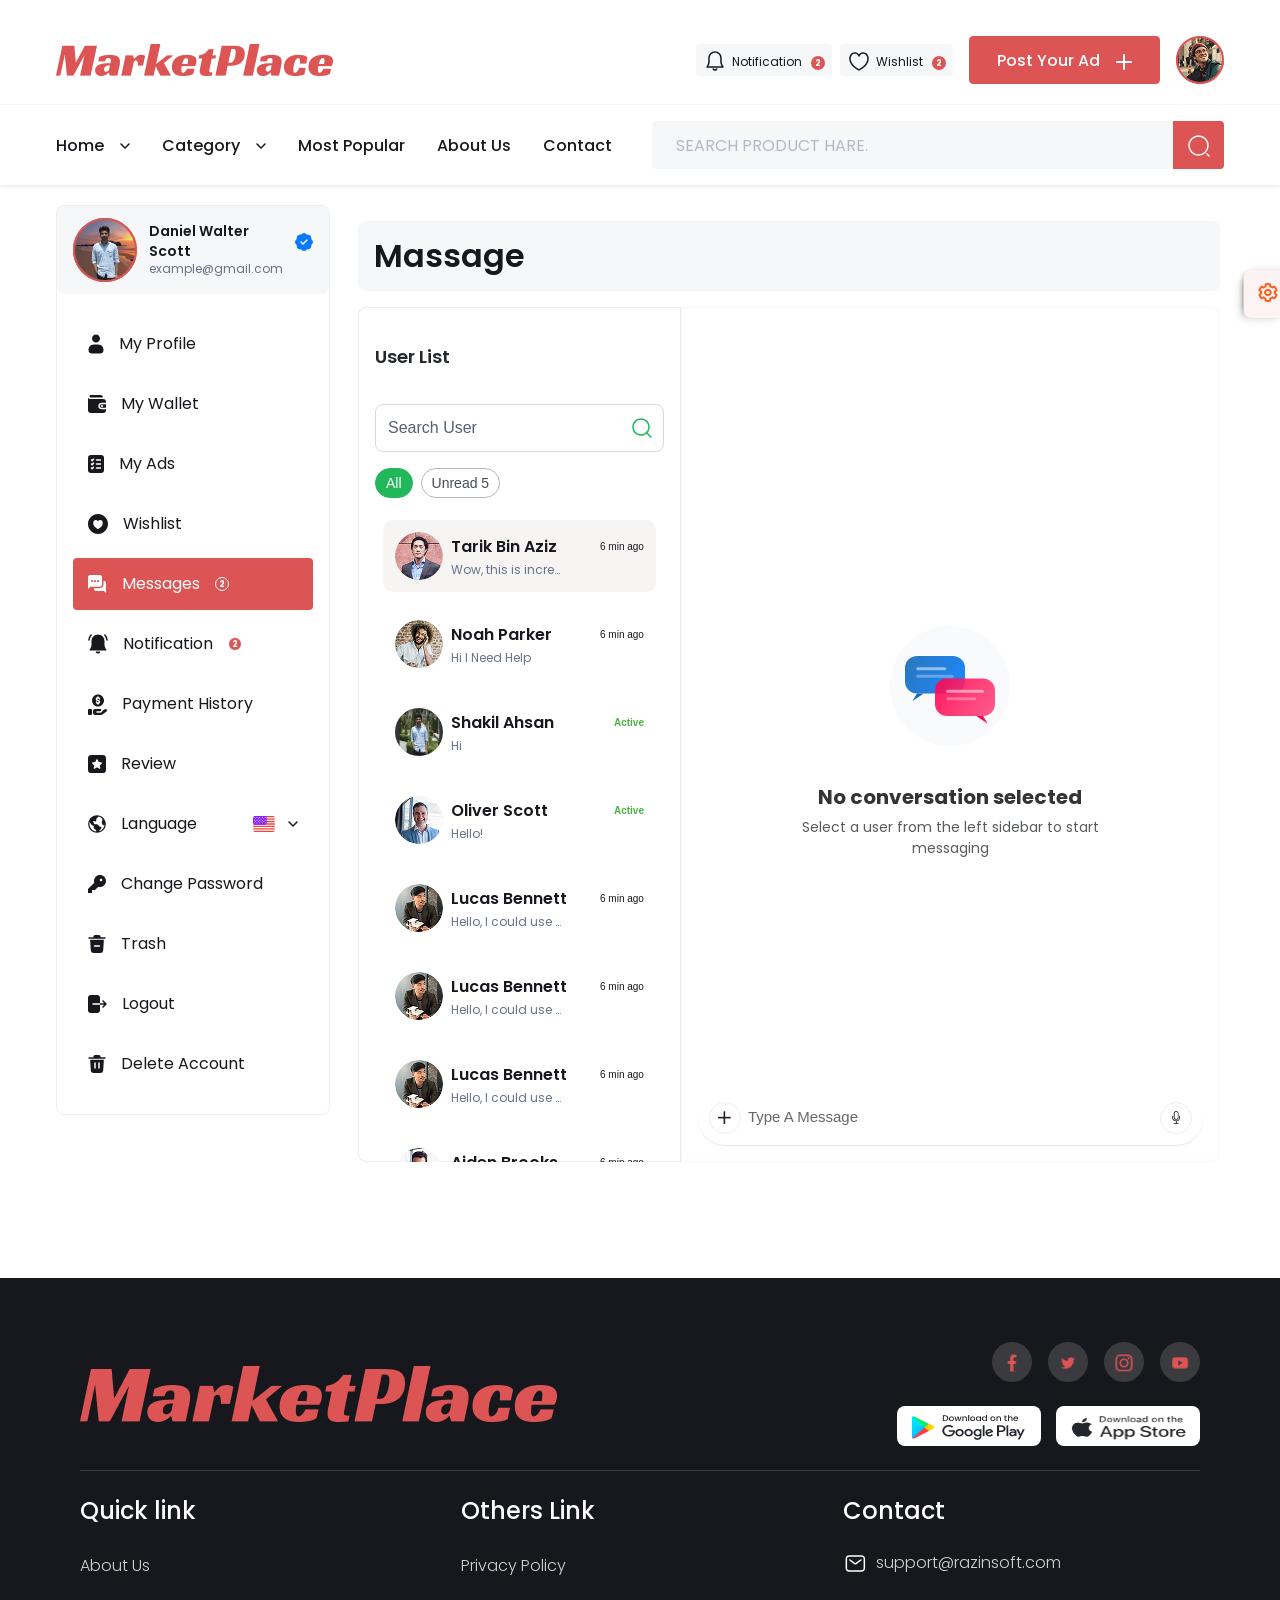
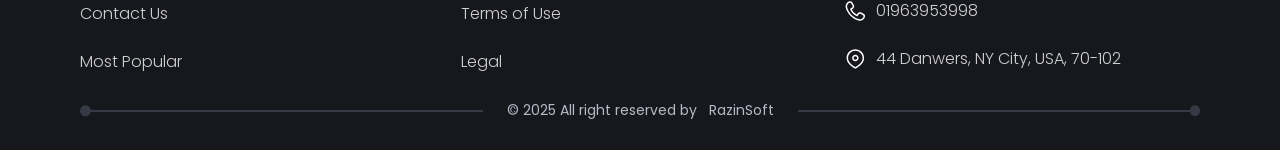
<file: profile.html>
<!DOCTYPE html>
<html lang="en" style="scroll-behavior: smooth;overscroll-behavior: none;">

<head>
    <meta charset="UTF-8">
    <meta name="viewport" content="width=device-width, initial-scale=1.0">
    <title>My-Profile</title>
    <link rel="stylesheet" href="assets/css/bootstrap.min.css">
    <link rel="stylesheet" href="assets/css/magnific-popup.css">
    <link rel="stylesheet" href="assets/css/spacing.css">
    <link rel="stylesheet" href="assets/css/fontawesome-pro.css">
    <link rel="stylesheet" href="assets/css/swiper-bundle.min.css">
    <link rel="stylesheet" href="assets/css/flatpickr.min.css">
    <link rel="stylesheet" href="assets/css/message.css">
    <link rel="stylesheet" href="assets/css/animate.min.css">
    <link rel="stylesheet" href="assets/css/style.css">
    <!-- Place favicon.ico in the root directory -->
    <link rel="shortcut icon" type="image/x-icon" href="assets/img/logo/favicon.png">
</head>


<body class="rs-magic-cursor">

    <!-- Template rtl start -->
    <div class="rs-template-settings">
        <div class="rs-template-settings-top">
            <div class="rs-template-settings-icon">
                <i class="far fa-cog"></i>
            </div>
            <h3 class="rs-template-settings-title">
                Template Settings
            </h3>
            <div class="rs-template-settings-button mb-10 d-flex align-items-center justify-content-between">
                <button class="active"><i class="far fa-moon"></i>Dark</button>
                <button><i class="far fa-sun"></i>Light</button>
            </div>
            <div
                class="rs-template-settings-button rs-template-settings-button-rtl d-flex align-items-center justify-content-between">
                <button>Rtl</button>
                <button class="active">Ltr</button>
            </div>
        </div>
    </div>
    <!-- Template rtl end -->

    <div id="smooth">
        <div id="smooth">
            <header>
                <div class="rs-header-area">
                    <div class="container">
                        <div class="rs-header-top">
                            <div class="row align-items-center">
                                <div class="col-xl-4 col-lg-4 col-md-3 col-9">
                                    <div class="rs-header-logo">
                                        <a href="index.html">
                                            <img src="assets/img/logo/header-logo.png" alt="">
                                        </a>
                                    </div>
                                </div>
                                <div class="col-xl-8 col-lg-8 col-md-9 col-3">
                                    <div class="rs-header-top-right d-flex align-items-center justify-content-end">
                                        <a href="javascript:void(0)"
                                            class="rs-header-notification d-flex align-items-center d-none d-md-block">
                                            <i class="rs-header-notification-icon">
                                                <img src="assets/img/icon/bell.svg" alt="">
                                            </i>
                                            <span>Notification</span>
                                            <cite>
                                                2
                                            </cite>
                                        </a>
                                        <a href="javascript:void(0)"
                                            class="rs-header-heart d-flex align-items-center d-none d-md-block">
                                            <i class="rs-header-heart-icon">
                                                <img src="assets/img/icon/heart.svg" alt="">
                                            </i>
                                            <span>Wishlist</span>
                                            <cite>
                                                2
                                            </cite>
                                        </a>
                                        <a href="post-ad.html"
                                            class="rs-header-btn rs-btn d-flex align-items-center d-none d-md-block">
                                            Post Your Ad
                                            <svg xmlns="http://www.w3.org/2000/svg" width="16" height="16"
                                                viewBox="0 0 16 16" fill="none">
                                                <path
                                                    d="M15 7H9V1C9 0.448 8.552 0 8 0C7.448 0 7 0.448 7 1V7H1C0.448 7 0 7.448 0 8C0 8.552 0.448 9 1 9H7V15C7 15.552 7.448 16 8 16C8.552 16 9 15.552 9 15V9H15C15.552 9 16 8.552 16 8C16 7.448 15.552 7 15 7Z"
                                                    fill="currentColor" />
                                            </svg>
                                        </a>
                                        <div class="rs-header-abtar tp-header-author p-relative">
                                            <img src="assets/img/abter/header-abtar.png" alt="">
                                            <div class="tp-header-author-thumb-more p-absolute">
                                                <a href="sign-in.html">
                                                    <i class="fal fa-sign-in"></i>
                                                    Sign In
                                                </a>
                                                <a href="profile.html">
                                                    <i class="fal fa-user-alt"></i>
                                                    Profile
                                                </a>
                                                <a href="#">
                                                    <i class="fal fa-user-plus"></i>
                                                    Add acount
                                                </a>
                                                <a href="javascript:void(0)">
                                                    <i class="fal fa-sign-in"></i>
                                                    Login
                                                </a>
                                                <a href="javascript:void(0)">
                                                    <i class="fal fa-sign-in"></i>
                                                    User Login
                                                </a>
                                                <a href="javascript:void(0)">
                                                    <i class="fal fa-sign-out"></i>
                                                    Logout
                                                </a>
                                            </div>
                                        </div>
                                    </div>
                                </div>
                            </div>
                        </div>
                    </div>
                    <div class="rs-header-bottom">
                        <div class="container">
                            <div class="row align-items-center">
                                <div class="col-xl-6 col-lg-7 col-md-12">
                                    <div class="rs-header-main-menu d-none d-lg-block">
                                        <nav class="tp-mobile-menu-active">
                                            <ul>
                                                <li>
                                                    <a href="index.html">Home
                                                        <svg xmlns="http://www.w3.org/2000/svg" width="10" height="6"
                                                            viewBox="0 0 10 6" fill="currentColor">
                                                            <path
                                                                d="M5.00002 5.75076C4.80802 5.75076 4.61599 5.67778 4.46999 5.53079L0.469994 1.53079C0.176994 1.23779 0.176994 0.76275 0.469994 0.46975C0.762994 0.17675 1.23803 0.17675 1.53103 0.46975L5.001 3.93972L8.47097 0.46975C8.76397 0.17675 9.23901 0.17675 9.53201 0.46975C9.82501 0.76275 9.82501 1.23779 9.53201 1.53079L5.53201 5.53079C5.38401 5.67778 5.19202 5.75076 5.00002 5.75076Z"
                                                                fill="currentColor" />
                                                        </svg>
                                                    </a>
                                                    <div class="tp-megamenu-wrapper-2">
                                                        <div class="row gx-0">
                                                            <div class="tp-megamenu-list tp-megamenu-list-2">
                                                                <ul class="rs-home-menu">
                                                                    <li><a href="index.html">Home</a></li>
                                                                    <li><a href="profile.html">My Profile</a></li>
                                                                    <li><a href="seler-profile.html">Seler-Profile</a>
                                                                    </li>
                                                                    <li><a href="post-ad.html">Post-Ad</a></li>
                                                                    <li><a href="about.html">Our-About</a></li>
                                                                    <li><a
                                                                            href="product-details.html">Product-Details</a>
                                                                    </li>
                                                                    <li><a href="product-list.html">Product-List</a>
                                                                    </li>

                                                                    <li><a
                                                                            href="my-product-details.html">My-Product-Details</a>
                                                                    </li>
                                                                    <li><a href="about.html">Our-About</a></li>
                                                                    <li><a href="contact.html">Contact</a></li>
                                                                    <li><a href="log-in.html">Login</a></li>
                                                                    <li><a href="sign-up.html">Sign-Up</a></li>
                                                                </ul>
                                                            </div>
                                                        </div>
                                                    </div>
                                                </li>
                                                <li>
                                                    <a href="javascript:void(0)">Category
                                                        <svg xmlns="http://www.w3.org/2000/svg" width="10" height="6"
                                                            viewBox="0 0 10 6" fill="currentColor">
                                                            <path
                                                                d="M5.00002 5.75076C4.80802 5.75076 4.61599 5.67778 4.46999 5.53079L0.469994 1.53079C0.176994 1.23779 0.176994 0.76275 0.469994 0.46975C0.762994 0.17675 1.23803 0.17675 1.53103 0.46975L5.001 3.93972L8.47097 0.46975C8.76397 0.17675 9.23901 0.17675 9.53201 0.46975C9.82501 0.76275 9.82501 1.23779 9.53201 1.53079L5.53201 5.53079C5.38401 5.67778 5.19202 5.75076 5.00002 5.75076Z"
                                                                fill="currentColor" />
                                                        </svg>
                                                    </a>
                                                    <div class="tp-megamenu-wrapper ">
                                                        <div class="row gx-0">
                                                            <div class="tp-megamenu-list">
                                                                <ul>
                                                                    <li class="has-dropdown p-relative"><a
                                                                            href="javascript:void(0)"><img
                                                                                src="assets/img/cat/cat-04.png" alt="">
                                                                            Modern Agency</a>
                                                                        <ul class="sub-dropdown p-absolute">
                                                                            <li><a href="javascript:void(0)"><img
                                                                                        src="assets/img/cat/cat-04.png"
                                                                                        alt=""> Modern Agency</a></li>
                                                                            <li><a href="javascript:void(0)"><img
                                                                                        src="assets/img/cat/cat-04.png"
                                                                                        alt=""> Design Studio</a></li>
                                                                            <li><a href="javascript:void(0)"><img
                                                                                        src="assets/img/cat/cat-04.png"
                                                                                        alt=""> Digital Marketing</a>
                                                                            </li>
                                                                            <li><a href="javascript:void(0)"><img
                                                                                        src="assets/img/cat/cat-04.png"
                                                                                        alt=""> Creative Studio</a></li>
                                                                        </ul>
                                                                    </li>
                                                                    <li><a href="javascript:void(0)"><img
                                                                                src="assets/img/cat/cat-04.png" alt="">
                                                                            Design Studio</a></li>
                                                                    <li><a href="javascript:void(0)"><img
                                                                                src="assets/img/cat/cat-04.png" alt="">
                                                                            Digital Marketing</a></li>
                                                                    <li><a href="javascript:void(0)"><img
                                                                                src="assets/img/cat/cat-04.png" alt="">
                                                                            Creative Studio</a></li>
                                                                    <li><a href="javascript:void(0)"><img
                                                                                src="assets/img/cat/cat-04.png" alt="">
                                                                            Design Agency</a></li>
                                                                    <li><a href="javascript:void(0)"><img
                                                                                src="assets/img/cat/cat-04.png" alt="">
                                                                            Creative Agency</a></li>
                                                                    <li><a href="javascript:void(0)"><img
                                                                                src="assets/img/cat/cat-04.png" alt="">
                                                                            Architecture Hub</a></li>
                                                                    <li><a href="javascript:void(0)"><img
                                                                                src="assets/img/cat/cat-04.png" alt="">
                                                                            AI Image Generator</a></li>
                                                                    <li><a href="javascript:void(0)"><img
                                                                                src="assets/img/cat/cat-04.png" alt="">
                                                                            Modern Agency</a></li>
                                                                    <li><a href="javascript:void(0)"><img
                                                                                src="assets/img/cat/cat-04.png" alt="">
                                                                            Design Studio</a></li>
                                                                    <li><a href="javascript:void(0)"><img
                                                                                src="assets/img/cat/cat-04.png" alt="">
                                                                            Digital Marketing</a></li>
                                                                    <li><a href="javascript:void(0)"><img
                                                                                src="assets/img/cat/cat-04.png" alt="">
                                                                            Creative Studio</a></li>
                                                                    <li><a href="javascript:void(0)"><img
                                                                                src="assets/img/cat/cat-04.png" alt="">
                                                                            Design Agency</a></li>
                                                                    <li><a href="javascript:void(0)"><img
                                                                                src="assets/img/cat/cat-04.png" alt="">
                                                                            Creative Agency</a></li>
                                                                    <li><a href="javascript:void(0)"><img
                                                                                src="assets/img/cat/cat-04.png" alt="">
                                                                            Architecture Hub</a></li>
                                                                    <li><a href="javascript:void(0)"><img
                                                                                src="assets/img/cat/cat-04.png" alt="">
                                                                            AI Image Generator</a></li>
                                                                    <li><a href="javascript:void(0)"><img
                                                                                src="assets/img/cat/cat-04.png" alt="">
                                                                            Modern Agency</a></li>
                                                                    <li><a href="javascript:void(0)"><img
                                                                                src="assets/img/cat/cat-04.png" alt="">
                                                                            Design Studio</a></li>
                                                                    <li><a href="javascript:void(0)"><img
                                                                                src="assets/img/cat/cat-04.png" alt="">
                                                                            Digital Marketing</a></li>
                                                                    <li><a href="javascript:void(0)"><img
                                                                                src="assets/img/cat/cat-04.png" alt="">
                                                                            Creative Studio</a></li>
                                                                    <li><a href="javascript:void(0)"><img
                                                                                src="assets/img/cat/cat-04.png" alt="">
                                                                            Design Agency</a></li>
                                                                    <li><a href="javascript:void(0)"><img
                                                                                src="assets/img/cat/cat-04.png" alt="">
                                                                            Creative Agency</a></li>
                                                                    <li><a href="javascript:void(0)"><img
                                                                                src="assets/img/cat/cat-04.png" alt="">
                                                                            Architecture Hub</a></li>
                                                                    <li><a href="javascript:void(0)"><img
                                                                                src="assets/img/cat/cat-04.png" alt="">
                                                                            AI Image Generator</a></li>
                                                                    <li><a href="javascript:void(0)"><img
                                                                                src="assets/img/cat/cat-04.png" alt="">
                                                                            Modern Agency</a></li>
                                                                    <li><a href="javascript:void(0)"><img
                                                                                src="assets/img/cat/cat-04.png" alt="">
                                                                            Design Studio</a></li>
                                                                    <li><a href="javascript:void(0)"><img
                                                                                src="assets/img/cat/cat-04.png" alt="">
                                                                            Digital Marketing</a></li>
                                                                    <li><a href="javascript:void(0)"><img
                                                                                src="assets/img/cat/cat-04.png" alt="">
                                                                            Creative Studio</a></li>
                                                                    <li><a href="javascript:void(0)"><img
                                                                                src="assets/img/cat/cat-04.png" alt="">
                                                                            Design Agency</a></li>
                                                                    <li><a href="javascript:void(0)"><img
                                                                                src="assets/img/cat/cat-04.png" alt="">
                                                                            Creative Agency</a></li>
                                                                    <li><a href="javascript:void(0)"><img
                                                                                src="assets/img/cat/cat-04.png" alt="">
                                                                            Architecture Hub</a></li>
                                                                    <li><a href="javascript:void(0)"><img
                                                                                src="assets/img/cat/cat-04.png" alt="">
                                                                            AI Image Generator</a></li>
                                                                </ul>
                                                            </div>

                                                        </div>
                                                    </div>
                                                </li>
                                                <li><a href="javascript:void(0)">Most Popular</a></li>
                                                <li><a href="about.html">About Us</a></li>
                                                <li><a href="contact.html">Contact</a></li>
                                            </ul>
                                        </nav>
                                    </div>
                                </div>
                                <div class="col-xl-6 col-lg-5 col-md-12">
                                    <div class="rs-header-form">
                                        <form action="#">
                                            <input type="text" placeholder="Search Product Hare.">
                                            <a href="javascript:void(0)">
                                                <svg xmlns="http://www.w3.org/2000/svg" width="24" height="24"
                                                    viewBox="0 0 24 24" fill="none">
                                                    <path
                                                        d="M11.5 21C16.7467 21 21 16.7467 21 11.5C21 6.25329 16.7467 2 11.5 2C6.25329 2 2 6.25329 2 11.5C2 16.7467 6.25329 21 11.5 21Z"
                                                        stroke="white" stroke-width="1.5" stroke-linecap="round"
                                                        stroke-linejoin="round" />
                                                    <path d="M22 22L20 20" stroke="white" stroke-width="1.5"
                                                        stroke-linecap="round" stroke-linejoin="round" />
                                                </svg>
                                            </a>
                                        </form>
                                        <div class="rs-offcanvas-btn">
                                            <button class="d-lg-none d-md-block">
                                                <svg xmlns="http://www.w3.org/2000/svg" width="20" height="20"
                                                    viewBox="0 0 20 20" fill="none">
                                                    <path
                                                        d="M2.94801 5.07455C1.84307 5.08612 0.938738 4.19953 0.927183 3.09559C0.915628 1.99165 1.8012 1.08634 2.90614 1.07477C4.01108 1.0632 4.91541 1.94979 4.92696 3.05373C4.93852 4.15767 4.05295 5.06299 2.94801 5.07455ZM11.9266 2.98046C11.915 1.87652 11.0107 0.989939 9.90576 1.0015C8.80082 1.01307 7.91524 1.91839 7.9268 3.02233C7.93835 4.12627 8.84268 5.01285 9.94762 5.00129C11.0526 4.98972 11.9381 4.0844 11.9266 2.98046ZM18.9262 2.9072C18.9146 1.80326 18.0103 0.916674 16.9054 0.928239C15.8004 0.939805 14.9149 1.84512 14.9264 2.94906C14.938 4.053 15.8423 4.93959 16.9472 4.92802C18.0522 4.91645 18.9378 4.01114 18.9262 2.9072ZM5.00023 10.0533C4.98867 8.9494 4.08435 8.06282 2.97941 8.07439C1.87447 8.08595 0.988893 8.99127 1.00045 10.0952C1.012 11.1991 1.91633 12.0857 3.02127 12.0742C4.12621 12.0626 5.01178 11.1573 5.00023 10.0533ZM11.9998 9.98008C11.9883 8.87614 11.084 7.98956 9.97902 8.00112C8.87408 8.01269 7.98851 8.91801 8.00006 10.0219C8.01162 11.1259 8.91595 12.0125 10.0209 12.0009C11.1258 11.9893 12.0114 11.084 11.9998 9.98008ZM18.9995 9.90681C18.9879 8.80287 18.0836 7.91629 16.9786 7.92786C15.8737 7.93942 14.9881 8.84474 14.9997 9.94868C15.0112 11.0526 15.9156 11.9392 17.0205 11.9276C18.1254 11.9161 19.011 11.0108 18.9995 9.90681ZM5.07349 17.053C5.06194 15.949 4.15761 15.0624 3.05267 15.074C1.94773 15.0856 1.06216 15.9909 1.07371 17.0948C1.08527 18.1988 1.9896 19.0853 3.09454 19.0738C4.19948 19.0622 5.08505 18.1569 5.07349 17.053ZM12.0731 16.9797C12.0616 15.8758 11.1572 14.9892 10.0523 15.0007C8.94735 15.0123 8.06178 15.9176 8.07333 17.0216C8.08489 18.1255 8.98921 19.0121 10.0942 19.0005C11.1991 18.989 12.0847 18.0836 12.0731 16.9797ZM19.0727 16.9064C19.0612 15.8025 18.1568 14.9159 17.0519 14.9275C15.947 14.939 15.0614 15.8444 15.0729 16.9483C15.0845 18.0522 15.9888 18.9388 17.0938 18.9273C18.1987 18.9157 19.0843 18.0104 19.0727 16.9064Z"
                                                        fill="#DD5454" />
                                                </svg>
                                            </button>
                                        </div>
                                    </div>
                                </div>
                            </div>
                        </div>
                    </div>
                </div>
            </header>
            <!-- header end -->
            <main>
                <!-- profile area start -->
                <section class="rs-profile-area mt-20">
                    <div class="container">
                        <div class="row">
                            <!-- profile side-bar start -->
                            <div class="col-xl-3 d-none d-xl-block">
                                <div class="rs-profile-side-bar">
                                    <div class="rs-profile-side-bar-head d-flex align-items-center br-8"
                                        data-bg-color="#F6F7F9">
                                        <div class="rs-profile-side-bar-profile-img mr-12">
                                            <a href="javascript:void(0)"
                                                class="rs-profile-img-add rs-profile-img-add-2">
                                                <img class="br-100" src="assets/img/abter/profile-img.png" alt="">
                                            </a>
                                        </div>
                                        <div class="rs-profile-user-info mr-6 d-flex flex-column">
                                            <a href="javascript:void(0)" class="rs-profile-user-name">
                                                Daniel Walter Scott
                                            </a>
                                            <a href="mailto:example@gmail.com" class="rs-profile-user-email">
                                                example@gmail.com
                                            </a>
                                        </div>
                                        <div class="rs-profile-user-icon">
                                            <svg xmlns="http://www.w3.org/2000/svg" width="18" height="18"
                                                viewBox="0 0 18 18" fill="none">
                                                <path fill-rule="evenodd" clip-rule="evenodd"
                                                    d="M17.1221 6.87926L16.6812 6.43825C16.4002 6.15725 16.2421 5.77524 16.2421 5.37724V4.75624C16.2421 3.10024 14.9002 1.75825 13.2442 1.75825H12.6232C12.2252 1.75825 11.8442 1.60026 11.5622 1.31926L11.1212 0.87825C9.95017 -0.29275 8.05218 -0.29275 6.88118 0.87825L6.44014 1.31926C6.15914 1.60026 5.77723 1.75825 5.37923 1.75825H4.75826C3.10225 1.75825 1.76021 3.10024 1.76021 4.75624V5.37724C1.76021 5.77524 1.60224 6.15625 1.32124 6.43825L0.880203 6.87926C-0.290797 8.05026 -0.290797 9.94825 0.880203 11.1192L1.32124 11.5603C1.60224 11.8413 1.76021 12.2233 1.76021 12.6213V13.2423C1.76021 14.8983 3.10225 16.2402 4.75826 16.2402H5.37923C5.77723 16.2402 6.15814 16.3982 6.44014 16.6792L6.88118 17.1203C8.05218 18.2913 9.95017 18.2913 11.1212 17.1203L11.5622 16.6792C11.8432 16.3982 12.2252 16.2402 12.6232 16.2402H13.2442C14.9002 16.2402 16.2421 14.8983 16.2421 13.2423V12.6213C16.2421 12.2233 16.4002 11.8423 16.6812 11.5603L17.1221 11.1192C18.2931 9.94825 18.2931 8.05026 17.1221 6.87926ZM12.5302 7.52925L8.53023 11.5293C8.38423 11.6753 8.1922 11.7493 8.0002 11.7493C7.8082 11.7493 7.61617 11.6763 7.47017 11.5293L5.47017 9.52925C5.17717 9.23625 5.17717 8.76125 5.47017 8.46825C5.76317 8.17525 6.2382 8.17525 6.5312 8.46825L8.00117 9.93825L11.4711 6.46825C11.7641 6.17525 12.2392 6.17525 12.5322 6.46825C12.8232 6.76125 12.8232 7.23725 12.5302 7.52925Z"
                                                    fill="#067BFF" />
                                            </svg>
                                        </div>

                                    </div>
                                    <div class="rs-profile-side-bar-body p-16 pt-8">
                                        <div class="rs-profile-side-bar-list">
                                            <ul>
                                                <li class="rs-profile-side-bar-list-items" data-target="my-Profile">
                                                    <a href="javascript:void(0)"
                                                        class="d-flex align-items-center gap-15">
                                                        <svg xmlns="http://www.w3.org/2000/svg" width="16" height="20"
                                                            viewBox="0 0 16 20" fill="none">
                                                            <path
                                                                d="M4.00903 4.5C4.00903 2.294 5.80303 0.5 8.00903 0.5C10.215 0.5 12.009 2.294 12.009 4.5C12.009 6.706 10.215 8.5 8.00903 8.5C5.80303 8.5 4.00903 6.706 4.00903 4.5ZM10 10.5H6C1.94 10.5 0.5 13.473 0.5 16.019C0.5 18.296 1.71105 19.5 4.00305 19.5H11.9969C14.2889 19.5 15.5 18.296 15.5 16.019C15.5 13.473 14.06 10.5 10 10.5Z"
                                                                fill="currentColor" />
                                                        </svg>
                                                        My Profile
                                                    </a>
                                                </li>
                                                <li class="rs-profile-side-bar-list-items" data-target="my-wallet">
                                                    <a href="javascript:void(0)"
                                                        class="d-flex align-items-center gap-15">
                                                        <svg xmlns="http://www.w3.org/2000/svg" width="18" height="18"
                                                            viewBox="0 0 18 18" fill="none">
                                                            <path
                                                                d="M10.25 11C10.25 12.79 11.71 14.25 13.5 14.25H18V15C18 17 17 18 15 18H3C1 18 0 17 0 15V2C0 3.1 0.9 4 2 4H15C17 4 18 5 18 7V7.75H13.5C11.71 7.75 10.25 9.21 10.25 11ZM13.5 9.25C12.54 9.25 11.75 10.04 11.75 11C11.75 11.96 12.54 12.75 13.5 12.75H18V9.25H13.5ZM14.02 12C13.47 12 13.01 11.55 13.01 11C13.01 10.45 13.46 10 14.01 10H14.02C14.57 10 15.02 10.45 15.02 11C15.02 11.55 14.57 12 14.02 12ZM12 0H2.75C2.06 0 1.5 0.56 1.5 1.25C1.5 1.94 2.06 2.5 2.75 2.5H14.97C14.82 0.83 13.83 0 12 0Z"
                                                                fill="currentColor" />
                                                        </svg>
                                                        My Wallet
                                                    </a>
                                                </li>
                                                <li class="rs-profile-side-bar-list-items" data-target="my-ads">
                                                    <a href="javascript:void(0)"
                                                        class="d-flex align-items-center gap-15">
                                                        <svg xmlns="http://www.w3.org/2000/svg" width="16" height="18"
                                                            viewBox="0 0 16 18" fill="none">
                                                            <path
                                                                d="M13 0H3C1 0 0 1 0 3V15C0 17 1 18 3 18H13C15 18 16 17 16 15V3C16 1 15 0 13 0ZM6.03003 12.864L4.69702 14.197C4.55102 14.343 4.35899 14.417 4.16699 14.417C3.97599 14.417 3.78296 14.344 3.63696 14.198L2.96997 13.531C2.67697 13.238 2.67697 12.763 2.96997 12.47C3.26197 12.178 3.73701 12.177 4.03101 12.47L4.16797 12.607L4.97095 11.804C5.26395 11.511 5.73898 11.511 6.03198 11.804C6.32498 12.097 6.32303 12.571 6.03003 12.864ZM6.03003 8.86401L4.69702 10.197C4.55102 10.343 4.35899 10.417 4.16699 10.417C3.97599 10.417 3.78296 10.344 3.63696 10.198L2.96997 9.53101C2.67697 9.23801 2.67697 8.76297 2.96997 8.46997C3.26197 8.17797 3.73701 8.17697 4.03101 8.46997L4.16797 8.60699L4.97095 7.80402C5.26395 7.51102 5.73898 7.51102 6.03198 7.80402C6.32498 8.09702 6.32303 8.57101 6.03003 8.86401ZM6.03003 4.86401L4.69702 6.19702C4.55102 6.34302 4.35899 6.41699 4.16699 6.41699C3.97599 6.41699 3.78296 6.344 3.63696 6.198L2.96997 5.53101C2.67697 5.23801 2.67697 4.76297 2.96997 4.46997C3.26197 4.17797 3.73701 4.17697 4.03101 4.46997L4.16797 4.60699L4.97095 3.80402C5.26395 3.51102 5.73898 3.51102 6.03198 3.80402C6.32498 4.09702 6.32303 4.57101 6.03003 4.86401ZM12.5 13.75H8.5C8.086 13.75 7.75 13.414 7.75 13C7.75 12.586 8.086 12.25 8.5 12.25H12.5C12.914 12.25 13.25 12.586 13.25 13C13.25 13.414 12.914 13.75 12.5 13.75ZM12.5 9.75H8.5C8.086 9.75 7.75 9.414 7.75 9C7.75 8.586 8.086 8.25 8.5 8.25H12.5C12.914 8.25 13.25 8.586 13.25 9C13.25 9.414 12.914 9.75 12.5 9.75ZM12.5 5.75H8.5C8.086 5.75 7.75 5.414 7.75 5C7.75 4.586 8.086 4.25 8.5 4.25H12.5C12.914 4.25 13.25 4.586 13.25 5C13.25 5.414 12.914 5.75 12.5 5.75Z"
                                                                fill="currentColor" />
                                                        </svg>
                                                        My Ads
                                                    </a>
                                                </li>
                                                <li class="rs-profile-side-bar-list-items" data-target="wishlist">
                                                    <a href="javascript:void(0)"
                                                        class="d-flex align-items-center gap-15">
                                                        <svg xmlns="http://www.w3.org/2000/svg" width="20" height="20"
                                                            viewBox="0 0 20 20" fill="none">
                                                            <path
                                                                d="M10 0C4.477 0 0 4.477 0 10C0 15.523 4.477 20 10 20C15.523 20 20 15.523 20 10C20 4.477 15.523 0 10 0ZM14.675 9.95203C14.054 13.155 10 15 10 15C10 15 5.94595 13.155 5.32495 9.95203C4.94395 7.98703 5.77604 6.01 7.89404 6C9.47104 5.992 10 7.58197 10 7.58197C10 7.58197 10.529 5.992 12.106 6C14.228 6.01 15.056 7.98703 14.675 9.95203Z"
                                                                fill="currentColor" />
                                                        </svg>
                                                        Wishlist
                                                    </a>
                                                </li>
                                                <li class="rs-profile-side-bar-list-items active"
                                                    data-target="messages">
                                                    <a href="javascript:void(0)"
                                                        class="d-flex align-items-center gap-15">
                                                        <svg xmlns="http://www.w3.org/2000/svg" width="19" height="18"
                                                            viewBox="0 0 19 18" fill="none">
                                                            <path
                                                                d="M14.0205 9.33301V2.33301C14.0205 0.778008 13.2425 0 11.6875 0H2.35449C0.798492 0 0.0214844 0.778008 0.0214844 2.33301V14L2.35449 11.667H11.6875C13.2425 11.667 14.0205 10.889 14.0205 9.33301ZM4.02051 7C3.46851 7 3.01538 6.552 3.01538 6C3.01538 5.448 3.4585 5 4.0105 5H4.02051C4.57351 5 5.02051 5.448 5.02051 6C5.02051 6.552 4.57251 7 4.02051 7ZM7.02051 7C6.46851 7 6.01538 6.552 6.01538 6C6.01538 5.448 6.4585 5 7.0105 5H7.02051C7.57351 5 8.02051 5.448 8.02051 6C8.02051 6.552 7.57251 7 7.02051 7ZM10.0205 7C9.46851 7 9.01538 6.552 9.01538 6C9.01538 5.448 9.4585 5 10.0105 5H10.0205C10.5735 5 11.0205 5.448 11.0205 6C11.0205 6.552 10.5725 7 10.0205 7ZM18.0205 8V18L16.0205 16H8.02051C6.69051 16 6.02051 15.33 6.02051 14C6.02051 14 6.02051 13.72 6.02051 13.479C6.02051 13.266 6.18144 13.17 6.32544 13.17C6.42544 13.17 11.6904 13.17 11.6904 13.17C14.0904 13.17 15.5205 11.73 15.5205 9.32996C15.5205 9.32996 15.5205 6.53305 15.5205 6.30005C15.5205 6.06705 15.7236 6 15.8186 6C15.9126 6 16.0205 6 16.0205 6C17.3505 6 18.0205 6.67 18.0205 8Z"
                                                                fill="currentColor" />
                                                        </svg>
                                                        Messages
                                                        <cite>2</cite>
                                                    </a>
                                                </li>
                                                <li class="rs-profile-side-bar-list-items" data-target="notification">
                                                    <a href="javascript:void(0)"
                                                        class="d-flex align-items-center gap-15">
                                                        <svg xmlns="http://www.w3.org/2000/svg" width="20" height="20"
                                                            viewBox="0 0 20 20" fill="none">
                                                            <path
                                                                d="M18.4499 16.2179C18.3669 16.3909 18.1919 16.5009 17.9999 16.5009H1.99991C1.80791 16.5009 1.6329 16.3909 1.5499 16.2179C1.4669 16.0449 1.4899 15.8389 1.6099 15.6889C1.6289 15.6659 3.50593 13.2829 3.50593 10.5009V6.99588C3.50593 3.41488 6.41992 0.50088 10.0009 0.50088C13.5819 0.50088 16.4959 3.41488 16.4959 6.99588V10.5009C16.4959 13.2819 18.3719 15.6649 18.3919 15.6889C18.5099 15.8389 18.5339 16.0439 18.4499 16.2179ZM1.74592 6.07588C1.91692 4.36688 2.60693 2.78387 3.74293 1.49787C4.01693 1.18687 3.98692 0.712884 3.67692 0.438884C3.36592 0.163884 2.89193 0.193878 2.61793 0.504878C1.27393 2.02788 0.455912 3.90288 0.253912 5.92688C0.211912 6.33888 0.512902 6.70687 0.924902 6.74787C0.949902 6.74987 0.975922 6.75189 1.00092 6.75189C1.38092 6.75089 1.70792 6.46188 1.74592 6.07588ZM19.0749 6.74688C19.4869 6.70588 19.7879 6.33788 19.7459 5.92588C19.5439 3.90288 18.7259 2.02789 17.3819 0.503886C17.1089 0.193886 16.6339 0.162877 16.3229 0.437877C16.0119 0.711877 15.9829 1.18588 16.2569 1.49688C17.3919 2.78288 18.0829 4.36589 18.2539 6.07489C18.2929 6.46189 18.6189 6.74987 18.9989 6.74987C19.0239 6.75087 19.0489 6.74988 19.0749 6.74688ZM12.1639 17.7519C12.0749 17.5969 11.9099 17.5009 11.7299 17.5009H8.2699C8.0909 17.5009 7.92591 17.5969 7.83591 17.7519C7.74591 17.9069 7.74793 18.0989 7.83793 18.2529C8.29393 19.0339 9.10191 19.5009 9.99991 19.5009C10.8979 19.5009 11.7059 19.0339 12.1619 18.2529C12.2519 18.0989 12.2529 17.9069 12.1639 17.7519Z"
                                                                fill="currentColor" />
                                                        </svg>
                                                        Notification
                                                        <cite>2</cite>
                                                    </a>
                                                </li>
                                                <li class="rs-profile-side-bar-list-items"
                                                    data-target="payment-history">
                                                    <a href="javascript:void(0)"
                                                        class="d-flex align-items-center gap-15">
                                                        <svg xmlns="http://www.w3.org/2000/svg" width="19" height="21"
                                                            viewBox="0 0 19 21" fill="none">
                                                            <path
                                                                d="M3 21H1C0.448 21 0 20.552 0 20V16C0 15.448 0.448 15 1 15H3C3.552 15 4 15.448 4 16V20C4 20.552 3.552 21 3 21ZM17.66 15.02C17.43 15.02 17.2 15.08 16.98 15.21L14.71 16.5699C14.5 17.7999 13.42 18.75 12.12 18.75H9C8.59 18.75 8.25 18.41 8.25 18C8.25 17.59 8.59 17.25 9 17.25H12.12C12.74 17.25 13.25 16.75 13.25 16.12C13.25 15.5 12.74 15 12.12 15H7C5.9 15 5 15.9 5 17V19C5 20.1 5.9 21 7 21H12.6C13.51 21 14.39 20.69 15.1 20.12L18.5 17.4C18.82 17.15 19 16.76 19 16.36C19 15.58 18.36 15.02 17.66 15.02ZM16 6.5C16 9.809 13.309 12.5 10 12.5C6.691 12.5 4 9.809 4 6.5C4 3.191 6.691 0.5 10 0.5C13.309 0.5 16 3.191 16 6.5ZM12.25 7.91199C12.25 6.96999 11.626 6.14894 10.731 5.91394L9.646 5.63403C9.535 5.60503 9.43801 5.53894 9.36301 5.43994C9.29001 5.34394 9.25 5.21901 9.25 5.08801C9.25 4.77901 9.48001 4.52698 9.76401 4.52698H10.237C10.497 4.52698 10.717 4.74102 10.748 5.02502C10.792 5.43702 11.157 5.73194 11.575 5.68994C11.987 5.64594 12.284 5.27504 12.24 4.86304C12.146 3.99204 11.531 3.307 10.737 3.099V2.99902C10.737 2.58502 10.401 2.24902 9.987 2.24902C9.573 2.24902 9.237 2.58502 9.237 2.99902V3.10803C8.384 3.34703 7.75201 4.13904 7.75201 5.08704C7.75201 5.54404 7.90101 5.99004 8.16901 6.34204C8.44201 6.70604 8.833 6.96898 9.272 7.08398L10.357 7.36401C10.59 7.42501 10.753 7.65003 10.753 7.91003C10.753 8.06303 10.696 8.20696 10.593 8.31396C10.536 8.37296 10.416 8.46997 10.239 8.46997H9.76599C9.50599 8.46997 9.28601 8.25605 9.255 7.97205C9.21101 7.56005 8.84701 7.26401 8.42801 7.30701C8.01601 7.35101 7.719 7.72203 7.763 8.13403C7.856 8.99303 8.45599 9.67104 9.23599 9.88904V10C9.23599 10.414 9.57199 10.75 9.98599 10.75C10.4 10.75 10.736 10.414 10.736 10V9.90002C11.085 9.80802 11.408 9.62806 11.67 9.35706C12.044 8.96906 12.25 8.45499 12.25 7.91199Z"
                                                                fill="currentColor" />
                                                        </svg>
                                                        Payment History
                                                    </a>
                                                </li>
                                                <li class="rs-profile-side-bar-list-items" data-target="review">
                                                    <a href="javascript:void(0)"
                                                        class="d-flex align-items-center gap-15">
                                                        <svg xmlns="http://www.w3.org/2000/svg" width="18" height="18"
                                                            viewBox="0 0 18 18" fill="none">
                                                            <path
                                                                d="M14.625 0H3.375C1.125 0 0 1.125 0 3.375V14.625C0 16.875 1.125 18 3.375 18H14.625C16.875 18 18 16.875 18 14.625V3.375C18 1.125 16.875 0 14.625 0ZM13.8311 8.39301L12.031 10.15C11.899 10.278 11.839 10.464 11.87 10.645L12.282 13.05C12.365 13.538 11.8549 13.91 11.4189 13.68L9.25903 12.543C9.09703 12.458 8.90394 12.458 8.74194 12.543L6.58398 13.679C6.14598 13.909 5.63599 13.536 5.71899 13.048L6.13098 10.645C6.16198 10.463 6.10197 10.278 5.96997 10.15L4.17004 8.39301C3.83904 8.07001 4.02103 7.507 4.47803 7.44L6.96802 7.078C7.14902 7.052 7.30596 6.93701 7.38696 6.77301L8.46594 4.58398C8.68494 4.13998 9.31603 4.13998 9.53503 4.58398L10.614 6.77301C10.695 6.93801 10.852 7.052 11.033 7.078L13.5229 7.44C13.9799 7.506 14.1621 8.07001 13.8311 8.39301Z"
                                                                fill="currentColor" />
                                                        </svg>
                                                        Review
                                                    </a>
                                                </li>
                                                <li class="rs-profile-side-bar-list-items rs-profile-language">
                                                    <a href="javascript:void(0)"
                                                        class="d-flex align-items-center gap-15">
                                                        <svg xmlns="http://www.w3.org/2000/svg" width="22" height="22"
                                                            viewBox="0 0 22 22" fill="none">
                                                            <path
                                                                d="M11 0.25C5.072 0.25 0.25 5.073 0.25 11C0.25 16.927 5.072 21.75 11 21.75C16.928 21.75 21.75 16.927 21.75 11C21.75 5.073 16.928 0.25 11 0.25ZM1.75 11C1.75 9.934 1.93999 8.91399 2.27399 7.95999C2.89399 12.47 6.85 12.851 7.021 13.57C7.211 14.38 7.021 14.62 7.091 16.01C7.161 17.4 9.08098 17.42 9.82098 18.52C10.039 18.84 10.165 19.525 10.111 20.205C5.42602 19.756 1.75 15.8 1.75 11ZM13.51 19.895C14.191 17.762 16.236 17.039 16.444 15.806C16.611 14.817 15.311 14.311 14.144 14.167C12.988 14.034 13.155 12.823 12.333 11.967C11.511 11.111 10.973 11.16 9.81799 11.304C8.65099 11.437 7.67298 11.354 7.34998 10.643C7.03898 9.932 7.43899 9.592 6.58899 8.711C5.88099 7.977 6.64098 7.31901 7.01898 7.23001C7.61898 7.08601 8.68597 8.13499 9.31097 8.00699C11.194 7.61899 8.93799 3.93399 11.766 3.00699C12.261 2.84499 12.724 2.45101 12.957 1.96301C14.573 2.31301 16.027 3.08899 17.209 4.16299C17.534 5.08799 17.76 6.15001 17.571 6.71301C17.193 7.88001 16.244 8.719 17.28 10.629C18.361 12.623 19.028 12.894 19.514 12.346C19.707 12.128 19.958 11.974 20.208 11.881C19.841 15.718 17.121 18.874 13.51 19.895Z"
                                                                fill="currentColor" />
                                                        </svg>
                                                        Language
                                                        <div
                                                            class="rs-profile-lang d-flex align-items-center gap-13 w-50 justify-content-end">
                                                            <svg xmlns="http://www.w3.org/2000/svg" width="22"
                                                                height="16" viewBox="0 0 22 16" fill="none">
                                                                <mask id="mask0_3430_10637" style="mask-type:luminance"
                                                                    maskUnits="userSpaceOnUse" x="0" y="0" width="22"
                                                                    height="16">
                                                                    <rect width="22" height="16" rx="1.77778"
                                                                        fill="white" />
                                                                </mask>
                                                                <g mask="url(#mask0_3430_10637)">
                                                                    <path fill-rule="evenodd" clip-rule="evenodd"
                                                                        d="M0 1.77778C0 0.795938 0.795938 0 1.77778 0H20.2222C21.2041 0 22 0.795938 22 1.77778V14.2222C22 15.2041 21.2041 16 20.2222 16H1.77778C0.795939 16 0 15.2041 0 14.2222V1.77778Z"
                                                                        fill="white" />
                                                                    <path fill-rule="evenodd" clip-rule="evenodd"
                                                                        d="M0.666666 9.77734C0.298476 9.77734 0 10.0758 0 10.444C0 10.8122 0.298477 11.1107 0.666667 11.1107H21.3333C21.7015 11.1107 22 10.8122 22 10.444C22 10.0758 21.7015 9.77734 21.3333 9.77734H0.666666Z"
                                                                        fill="#F04438" />
                                                                    <path fill-rule="evenodd" clip-rule="evenodd"
                                                                        d="M0.666666 12.2227C0.298476 12.2227 0 12.5211 0 12.8893C0 13.2575 0.298477 13.556 0.666667 13.556H21.3333C21.7015 13.556 22 13.2575 22 12.8893C22 12.5211 21.7015 12.2227 21.3333 12.2227H0.666666Z"
                                                                        fill="#F04438" />
                                                                    <path fill-rule="evenodd" clip-rule="evenodd"
                                                                        d="M0.666666 4.88867C0.298476 4.88867 0 5.18715 0 5.55534C0 5.92353 0.298477 6.22201 0.666667 6.22201H21.3333C21.7015 6.22201 22 5.92353 22 5.55534C22 5.18715 21.7015 4.88867 21.3333 4.88867H0.666666Z"
                                                                        fill="#F04438" />
                                                                    <path fill-rule="evenodd" clip-rule="evenodd"
                                                                        d="M0.666666 14.666C0.298476 14.666 0 14.9645 0 15.3327C0 15.7009 0.298477 15.9993 0.666667 15.9993H21.3333C21.7015 15.9993 22 15.7009 22 15.3327C22 14.9645 21.7015 14.666 21.3333 14.666H0.666666Z"
                                                                        fill="#F04438" />
                                                                    <path fill-rule="evenodd" clip-rule="evenodd"
                                                                        d="M0.666666 7.33398C0.298476 7.33398 0 7.63246 0 8.00065C0 8.36884 0.298477 8.66732 0.666667 8.66732H21.3333C21.7015 8.66732 22 8.36884 22 8.00065C22 7.63246 21.7015 7.33398 21.3333 7.33398H0.666666Z"
                                                                        fill="#F04438" />
                                                                    <path fill-rule="evenodd" clip-rule="evenodd"
                                                                        d="M0.666666 0C0.298476 0 0 0.298477 0 0.666667C0 1.03486 0.298477 1.33333 0.666667 1.33333H21.3333C21.7015 1.33333 22 1.03486 22 0.666667C22 0.298477 21.7015 0 21.3333 0H0.666666Z"
                                                                        fill="#F04438" />
                                                                    <path fill-rule="evenodd" clip-rule="evenodd"
                                                                        d="M0.666666 2.44336C0.298476 2.44336 0 2.74184 0 3.11003C0 3.47822 0.298477 3.77669 0.666667 3.77669H21.3333C21.7015 3.77669 22 3.47822 22 3.11003C22 2.74184 21.7015 2.44336 21.3333 2.44336H0.666666Z"
                                                                        fill="#F04438" />
                                                                    <rect width="13.75" height="8.66667" rx="1.77778"
                                                                        fill="#8322FF" />
                                                                    <path
                                                                        d="M1.36719 6.5513C1.39347 6.60815 1.4504 6.64455 1.51303 6.64455C1.65667 6.64455 1.72813 6.81864 1.62593 6.91956L1.59014 6.95489C1.54463 6.99982 1.52616 7.06541 1.54153 7.12749L1.55356 7.17608C1.59251 7.33339 1.41538 7.45472 1.28277 7.36157C1.22316 7.31971 1.14373 7.31918 1.08348 7.36009C0.94752 7.45242 0.769705 7.3255 0.813769 7.16718L0.822713 7.13504C0.841009 7.0693 0.81973 6.99891 0.768082 6.95432L0.759125 6.94658C0.638554 6.84248 0.712179 6.64455 0.871475 6.64455C0.94205 6.64455 1.00565 6.60092 1.03157 6.53527C1.08825 6.39174 1.28997 6.38426 1.35472 6.52434L1.36719 6.5513ZM4.11718 6.55169C4.14348 6.60832 4.20024 6.64455 4.26268 6.64455C4.40609 6.64455 4.47744 6.81836 4.3754 6.91912L4.33927 6.95479C4.29371 6.99977 4.27526 7.06546 4.29074 7.12759L4.30267 7.17546C4.3419 7.3329 4.1647 7.4546 4.03184 7.36147C3.9722 7.31966 3.89282 7.31913 3.83257 7.36005C3.69673 7.45229 3.51931 7.32518 3.56358 7.16706L3.57251 7.13514C3.59093 7.06936 3.56967 6.99886 3.51797 6.95422L3.50899 6.94647C3.38847 6.8424 3.46207 6.64455 3.6213 6.64455C3.69196 6.64455 3.7556 6.60082 3.78144 6.53506C3.8378 6.39159 4.03926 6.38385 4.10417 6.52366L4.11718 6.55169ZM6.86825 6.55148C6.89448 6.60822 6.9513 6.64455 7.01381 6.64455C7.15716 6.64455 7.22848 6.81829 7.12648 6.91901L7.09025 6.95479C7.04469 6.99977 7.02624 7.06546 7.04172 7.12759L7.05379 7.17604C7.09294 7.33313 6.91603 7.4545 6.78356 7.36144C6.72407 7.31965 6.64475 7.31915 6.5846 7.35999C6.44864 7.45232 6.27068 7.3255 6.31475 7.16718L6.32369 7.13504C6.34199 7.0693 6.32071 6.99891 6.26906 6.95432L6.2601 6.94658C6.13953 6.84248 6.21315 6.64455 6.37245 6.64455C6.44303 6.64455 6.50663 6.60092 6.53255 6.53527C6.58922 6.39174 6.79094 6.38426 6.8557 6.52434L6.86825 6.55148ZM9.61719 6.5513C9.64347 6.60815 9.7004 6.64455 9.76303 6.64455C9.90667 6.64455 9.97813 6.81864 9.87593 6.91956L9.84014 6.95489C9.79463 6.99982 9.77616 7.06541 9.79153 7.12749L9.80356 7.17608C9.84251 7.33339 9.66538 7.45472 9.53277 7.36157C9.47316 7.31971 9.39373 7.31918 9.33348 7.36009C9.19752 7.45242 9.01971 7.3255 9.06377 7.16718L9.07271 7.13504C9.09101 7.0693 9.06973 6.99891 9.01808 6.95432L9.00912 6.94658C8.88855 6.84248 8.96218 6.64455 9.12148 6.64455C9.19205 6.64455 9.25565 6.60092 9.28157 6.53527C9.33825 6.39174 9.53997 6.38426 9.60473 6.52434L9.61719 6.5513ZM12.3672 6.55169C12.3935 6.60832 12.4502 6.64455 12.5127 6.64455C12.6561 6.64455 12.7274 6.81836 12.6254 6.91912L12.5893 6.95479C12.5437 6.99977 12.5253 7.06546 12.5407 7.12759L12.5527 7.17546C12.5919 7.3329 12.4147 7.4546 12.2818 7.36147C12.2222 7.31966 12.1428 7.31913 12.0826 7.36005C11.9467 7.45229 11.7693 7.32518 11.8136 7.16706L11.8225 7.13514C11.8409 7.06936 11.8197 6.99886 11.768 6.95422L11.759 6.94647C11.6385 6.8424 11.7121 6.64455 11.8713 6.64455C11.942 6.64455 12.0056 6.60082 12.0314 6.53506C12.0878 6.39159 12.2893 6.38385 12.3542 6.52366L12.3672 6.55169ZM2.74335 5.21852C2.76952 5.27523 2.82627 5.31154 2.88873 5.31154C3.03195 5.31154 3.10311 5.48521 3.00107 5.58571L2.9652 5.62103C2.91967 5.66587 2.90121 5.73142 2.91664 5.79343L2.92889 5.84269C2.96796 5.99974 2.79098 6.12094 2.65867 6.02774C2.59914 5.9858 2.51967 5.9853 2.45949 6.02628C2.3237 6.11876 2.14565 5.99212 2.18963 5.83383L2.19879 5.80087C2.21702 5.73525 2.19573 5.66502 2.14413 5.62058L2.13557 5.61321C2.01499 5.50936 2.08843 5.31154 2.24756 5.31154C2.31806 5.31154 2.3816 5.26789 2.40745 5.2023C2.46407 5.05861 2.66606 5.05099 2.73076 5.19123L2.74335 5.21852ZM5.49229 5.21833C5.51851 5.27515 5.57538 5.31154 5.63795 5.31154C5.78146 5.31154 5.85276 5.48555 5.75052 5.58625L5.7151 5.62114C5.66962 5.66592 5.65113 5.73136 5.66645 5.79332L5.67866 5.84273C5.71753 6.00001 5.54032 6.12117 5.40788 6.02787C5.34824 5.98585 5.26866 5.98532 5.20836 6.02638C5.07257 6.11886 4.89467 5.99212 4.93866 5.83383L4.94782 5.80087C4.96605 5.73525 4.94475 5.66502 4.89315 5.62058L4.88459 5.61321C4.76401 5.50936 4.83745 5.31154 4.99659 5.31154C5.06709 5.31154 5.13063 5.26789 5.15647 5.2023C5.21309 5.05861 5.41508 5.05099 5.47979 5.19123L5.49229 5.21833ZM8.24229 5.21872C8.26852 5.27532 8.32522 5.31154 8.3876 5.31154C8.53088 5.31154 8.60207 5.48527 8.49999 5.58581L8.46422 5.62103C8.4187 5.66587 8.40023 5.73142 8.41566 5.79343L8.42777 5.84211C8.46693 5.99951 8.28964 6.12105 8.15695 6.02776C8.09727 5.9858 8.01775 5.98528 7.95745 6.02634C7.82178 6.11874 7.64428 5.9918 7.68846 5.83371L7.69761 5.80097C7.71596 5.73531 7.69469 5.66497 7.64304 5.62048L7.63446 5.61309C7.51393 5.50928 7.58734 5.31154 7.74642 5.31154C7.81699 5.31154 7.88058 5.2678 7.90634 5.20209C7.96265 5.05846 8.16438 5.05058 8.22924 5.19055L8.24229 5.21872ZM10.9934 5.21852C11.0195 5.27523 11.0763 5.31154 11.1387 5.31154C11.2819 5.31154 11.3531 5.48521 11.2511 5.58571L11.2152 5.62103C11.1697 5.66587 11.1512 5.73142 11.1666 5.79343L11.1789 5.84269C11.218 5.99974 11.041 6.12094 10.9087 6.02774C10.8491 5.9858 10.7697 5.9853 10.7095 6.02628C10.5737 6.11876 10.3956 5.99212 10.4396 5.83383L10.4488 5.80087C10.467 5.73525 10.4457 5.66502 10.3941 5.62058L10.3856 5.61321C10.265 5.50936 10.3384 5.31154 10.4976 5.31154C10.5681 5.31154 10.6316 5.26789 10.6574 5.2023C10.7141 5.05861 10.9161 5.05099 10.9808 5.19123L10.9934 5.21852ZM1.36719 3.88431C1.39347 3.94116 1.4504 3.97756 1.51303 3.97756C1.65667 3.97756 1.72813 4.15164 1.62593 4.25257L1.59014 4.2879C1.54463 4.33283 1.52616 4.39842 1.54153 4.46049L1.55356 4.50909C1.59251 4.6664 1.41538 4.78773 1.28277 4.69458C1.22316 4.65271 1.14373 4.65218 1.08348 4.6931C0.94752 4.78542 0.769705 4.65851 0.813769 4.50019L0.822713 4.46805C0.841009 4.40231 0.81973 4.33192 0.768082 4.28732L0.759125 4.27959C0.638554 4.17548 0.712179 3.97756 0.871475 3.97756C0.94205 3.97756 1.00565 3.93393 1.03157 3.86828C1.08825 3.72474 1.28997 3.71727 1.35472 3.85735L1.36719 3.88431ZM4.11718 3.88469C4.14348 3.94133 4.20024 3.97756 4.26268 3.97756C4.40609 3.97756 4.47744 4.15136 4.3754 4.25212L4.33927 4.28779C4.29371 4.33278 4.27526 4.39847 4.29074 4.4606L4.30267 4.50847C4.3419 4.6659 4.1647 4.78761 4.03184 4.69448C3.9722 4.65266 3.89282 4.65214 3.83257 4.69306C3.69673 4.7853 3.51931 4.65819 3.56358 4.50007L3.57251 4.46815C3.59093 4.40237 3.56967 4.33187 3.51797 4.28723L3.50899 4.27948C3.38847 4.17541 3.46207 3.97756 3.6213 3.97756C3.69196 3.97756 3.7556 3.93383 3.78144 3.86807C3.8378 3.72459 4.03926 3.71686 4.10417 3.85667L4.11718 3.88469ZM6.86825 3.88449C6.89448 3.94123 6.9513 3.97756 7.01381 3.97756C7.15716 3.97756 7.22848 4.1513 7.12648 4.25202L7.09025 4.28779C7.04469 4.33278 7.02624 4.39847 7.04172 4.4606L7.05379 4.50905C7.09294 4.66613 6.91603 4.78751 6.78356 4.69445C6.72407 4.65266 6.64475 4.65216 6.5846 4.693C6.44864 4.78532 6.27068 4.65851 6.31475 4.50019L6.32369 4.46805C6.34199 4.40231 6.32071 4.33192 6.26906 4.28732L6.2601 4.27959C6.13953 4.17548 6.21315 3.97756 6.37245 3.97756C6.44303 3.97756 6.50663 3.93393 6.53255 3.86828C6.58922 3.72474 6.79094 3.71727 6.8557 3.85735L6.86825 3.88449ZM9.61719 3.88431C9.64347 3.94116 9.7004 3.97756 9.76303 3.97756C9.90667 3.97756 9.97813 4.15164 9.87593 4.25257L9.84014 4.2879C9.79463 4.33283 9.77616 4.39842 9.79153 4.46049L9.80356 4.50909C9.84251 4.6664 9.66538 4.78773 9.53277 4.69458C9.47316 4.65271 9.39373 4.65218 9.33348 4.6931C9.19752 4.78542 9.01971 4.65851 9.06377 4.50019L9.07271 4.46805C9.09101 4.40231 9.06973 4.33192 9.01808 4.28732L9.00912 4.27959C8.88855 4.17548 8.96218 3.97756 9.12148 3.97756C9.19205 3.97756 9.25565 3.93393 9.28157 3.86828C9.33825 3.72474 9.53997 3.71727 9.60473 3.85735L9.61719 3.88431ZM12.3672 3.88469C12.3935 3.94133 12.4502 3.97756 12.5127 3.97756C12.6561 3.97756 12.7274 4.15136 12.6254 4.25212L12.5893 4.28779C12.5437 4.33278 12.5253 4.39847 12.5407 4.4606L12.5527 4.50847C12.5919 4.6659 12.4147 4.78761 12.2818 4.69448C12.2222 4.65266 12.1428 4.65214 12.0826 4.69306C11.9467 4.7853 11.7693 4.65819 11.8136 4.50007L11.8225 4.46815C11.8409 4.40237 11.8197 4.33187 11.768 4.28723L11.759 4.27948C11.6385 4.17541 11.7121 3.97756 11.8713 3.97756C11.942 3.97756 12.0056 3.93383 12.0314 3.86807C12.0878 3.72459 12.2893 3.71686 12.3542 3.85667L12.3672 3.88469ZM2.74325 2.55148C2.76948 2.60822 2.8263 2.64455 2.88881 2.64455C3.03216 2.64455 3.10348 2.81829 3.00148 2.91901L2.96525 2.95479C2.91969 2.99977 2.90124 3.06546 2.91672 3.12759L2.92879 3.17604C2.96794 3.33313 2.79103 3.4545 2.65856 3.36144C2.59907 3.31965 2.51975 3.31915 2.4596 3.35999C2.32364 3.45232 2.14568 3.3255 2.18975 3.16718L2.19869 3.13504C2.21699 3.0693 2.19571 2.99891 2.14406 2.95432L2.1351 2.94658C2.01453 2.84248 2.08816 2.64455 2.24745 2.64455C2.31803 2.64455 2.38163 2.60092 2.40755 2.53527C2.46422 2.39174 2.66594 2.38426 2.7307 2.52434L2.74325 2.55148ZM5.49219 2.5513C5.51847 2.60815 5.5754 2.64455 5.63803 2.64455C5.78167 2.64455 5.85313 2.81864 5.75093 2.91956L5.71514 2.95489C5.66963 2.99982 5.65116 3.06541 5.66653 3.12749L5.67856 3.17608C5.71751 3.33339 5.54038 3.45472 5.40777 3.36157C5.34816 3.31971 5.26873 3.31918 5.20848 3.36009C5.07252 3.45242 4.89471 3.3255 4.93877 3.16718L4.94771 3.13504C4.96601 3.0693 4.94473 2.99891 4.89308 2.95432L4.88412 2.94658C4.76355 2.84248 4.83718 2.64455 4.99647 2.64455C5.06705 2.64455 5.13065 2.60092 5.15657 2.53527C5.21325 2.39174 5.41497 2.38426 5.47973 2.52434L5.49219 2.5513ZM8.24218 2.55169C8.26848 2.60832 8.32524 2.64455 8.38768 2.64455C8.53109 2.64455 8.60244 2.81836 8.5004 2.91912L8.46427 2.95479C8.41871 2.99977 8.40026 3.06546 8.41574 3.12759L8.42767 3.17546C8.4669 3.3329 8.2897 3.4546 8.15684 3.36147C8.0972 3.31966 8.01782 3.31913 7.95757 3.36005C7.82173 3.45229 7.64431 3.32518 7.68858 3.16706L7.69751 3.13514C7.71593 3.06936 7.69467 2.99886 7.64297 2.95422L7.63399 2.94647C7.51347 2.8424 7.58707 2.64455 7.7463 2.64455C7.81696 2.64455 7.8806 2.60082 7.90644 2.53506C7.9628 2.39159 8.16426 2.38385 8.22917 2.52366L8.24218 2.55169ZM10.9933 2.55148C11.0195 2.60822 11.0763 2.64455 11.1388 2.64455C11.2822 2.64455 11.3535 2.81829 11.2515 2.91901L11.2152 2.95479C11.1697 2.99977 11.1512 3.06546 11.1667 3.12759L11.1788 3.17604C11.2179 3.33313 11.041 3.4545 10.9086 3.36144C10.8491 3.31965 10.7697 3.31915 10.7096 3.35999C10.5736 3.45232 10.3957 3.3255 10.4397 3.16718L10.4487 3.13504C10.467 3.0693 10.4457 2.99891 10.3941 2.95432L10.3851 2.94658C10.2645 2.84248 10.3382 2.64455 10.4975 2.64455C10.568 2.64455 10.6316 2.60092 10.6575 2.53527C10.7142 2.39174 10.9159 2.38426 10.9807 2.52434L10.9933 2.55148ZM1.36729 1.21833C1.39351 1.27515 1.45038 1.31154 1.51295 1.31154C1.65646 1.31154 1.72776 1.48555 1.62552 1.58625L1.5901 1.62114C1.54462 1.66592 1.52613 1.73136 1.54145 1.79332L1.55366 1.84273C1.59253 2.00001 1.41532 2.12117 1.28288 2.02787C1.22324 1.98585 1.14366 1.98532 1.08336 2.02639C0.947572 2.11886 0.769671 1.99212 0.813655 1.83383L0.822815 1.80087C0.841046 1.73525 0.81975 1.66502 0.768151 1.62058L0.759591 1.61321C0.639011 1.50936 0.712453 1.31154 0.871588 1.31154C0.942086 1.31154 1.00563 1.26789 1.03147 1.2023C1.08809 1.05861 1.29008 1.05099 1.35479 1.19123L1.36729 1.21833ZM4.11729 1.21872C4.14352 1.27532 4.20022 1.31154 4.2626 1.31154C4.40588 1.31154 4.47707 1.48527 4.37499 1.58581L4.33922 1.62103C4.2937 1.66587 4.27523 1.73142 4.29066 1.79343L4.30277 1.84211C4.34193 1.99951 4.16464 2.12105 4.03195 2.02776C3.97227 1.9858 3.89275 1.98528 3.83245 2.02634C3.69678 2.11874 3.51928 1.9918 3.56346 1.83371L3.57261 1.80097C3.59096 1.73531 3.56969 1.66497 3.51804 1.62048L3.50946 1.61309C3.38893 1.50928 3.46234 1.31154 3.62142 1.31154C3.692 1.31154 3.75558 1.2678 3.78134 1.20209C3.83765 1.05846 4.03938 1.05058 4.10424 1.19055L4.11729 1.21872ZM6.86835 1.21852C6.89452 1.27523 6.95127 1.31154 7.01373 1.31154C7.15695 1.31154 7.22811 1.48521 7.12607 1.58571L7.0902 1.62103C7.04467 1.66587 7.02621 1.73142 7.04164 1.79343L7.05389 1.84269C7.09296 1.99974 6.91598 2.12094 6.78367 2.02774C6.72414 1.9858 6.64467 1.9853 6.58449 2.02628C6.4487 2.11876 6.27065 1.99212 6.31463 1.83383L6.32379 1.80087C6.34202 1.73525 6.32073 1.66502 6.26913 1.62058L6.26057 1.61321C6.13999 1.50936 6.21343 1.31154 6.37256 1.31154C6.44306 1.31154 6.5066 1.26789 6.53245 1.2023C6.58907 1.05861 6.79106 1.05099 6.85576 1.19123L6.86835 1.21852ZM9.61729 1.21833C9.64351 1.27515 9.70038 1.31154 9.76295 1.31154C9.90646 1.31154 9.97776 1.48555 9.87552 1.58625L9.8401 1.62114C9.79462 1.66592 9.77613 1.73136 9.79145 1.79332L9.80366 1.84273C9.84253 2.00001 9.66532 2.12117 9.53288 2.02787C9.47324 1.98585 9.39366 1.98532 9.33336 2.02639C9.19757 2.11886 9.01967 1.99212 9.06366 1.83383L9.07282 1.80087C9.09105 1.73525 9.06975 1.66502 9.01815 1.62058L9.00959 1.61321C8.88901 1.50936 8.96245 1.31154 9.12159 1.31154C9.19209 1.31154 9.25563 1.26789 9.28147 1.2023C9.33809 1.05861 9.54008 1.05099 9.60479 1.19123L9.61729 1.21833ZM12.3673 1.21872C12.3935 1.27532 12.4502 1.31154 12.5126 1.31154C12.6559 1.31154 12.7271 1.48527 12.625 1.58581L12.5892 1.62103C12.5437 1.66587 12.5252 1.73142 12.5407 1.79343L12.5528 1.84211C12.5919 1.99951 12.4146 2.12105 12.282 2.02776C12.2223 1.9858 12.1427 1.98528 12.0825 2.02634C11.9468 2.11874 11.7693 1.9918 11.8135 1.83371L11.8226 1.80097C11.841 1.73531 11.8197 1.66497 11.768 1.62048L11.7595 1.61309C11.6389 1.50928 11.7123 1.31154 11.8714 1.31154C11.942 1.31154 12.0056 1.2678 12.0313 1.20209C12.0877 1.05846 12.2894 1.05058 12.3542 1.19055L12.3673 1.21872Z"
                                                                        fill="white" />
                                                                </g>
                                                            </svg>
                                                            <svg xmlns="http://www.w3.org/2000/svg" width="10"
                                                                height="6" viewBox="0 0 10 6" fill="none">
                                                                <path
                                                                    d="M4.99978 5.75076C4.80778 5.75076 4.61575 5.67778 4.46975 5.53079L0.46975 1.53079C0.17675 1.23779 0.17675 0.76275 0.46975 0.46975C0.76275 0.17675 1.23779 0.17675 1.53079 0.46975L5.00076 3.93972L8.47073 0.46975C8.76373 0.17675 9.23876 0.17675 9.53176 0.46975C9.82476 0.76275 9.82476 1.23779 9.53176 1.53079L5.53176 5.53079C5.38376 5.67778 5.19178 5.75076 4.99978 5.75076Z"
                                                                    fill="currentColor" />
                                                            </svg>
                                                        </div>
                                                    </a>
                                                    <ul class="rs-profile-lang-menu">
                                                        <li><a href="javascript:void(0)"><i class="fal fa-flag"></i>
                                                                English</a>
                                                        </li>
                                                        <li><a href="javascript:void(0)"><i class="fal fa-flag"></i>
                                                                Bangla</a>
                                                        </li>
                                                        <li><a href="javascript:void(0)"><i class="fal fa-flag"></i>
                                                                Hindi</a>
                                                        </li>
                                                        <li><a href="javascript:void(0)"><i class="fal fa-flag"></i>
                                                                Spanish</a>
                                                        </li>
                                                    </ul>
                                                </li>
                                                <li class="rs-profile-side-bar-list-items"
                                                    data-target="change-password">
                                                    <a href="javascript:void(0)"
                                                        class="d-flex align-items-center gap-15">
                                                        <svg xmlns="http://www.w3.org/2000/svg" width="18" height="18"
                                                            viewBox="0 0 18 18" fill="none">
                                                            <path
                                                                d="M12 0C8.69 0 6 2.69 6 6C6 6.61 6.09001 7.18999 6.26001 7.73999L0 14V18H4V15H7L10.26 11.74C10.81 11.91 11.39 12 12 12C15.31 12 18 9.31 18 6C18 2.69 15.31 0 12 0ZM13.02 6.25C12.331 6.25 11.7649 5.69 11.7649 5C11.7649 4.31 12.32 3.75 13.01 3.75H13.02C13.71 3.75 14.27 4.31 14.27 5C14.27 5.69 13.71 6.25 13.02 6.25Z"
                                                                fill="currentColor" />
                                                        </svg>
                                                        Change Password
                                                    </a>
                                                </li>
                                                <li class="rs-profile-side-bar-list-items" data-target="trash">
                                                    <a href="javascript:void(0)"
                                                        class="d-flex align-items-center gap-15">
                                                        <svg xmlns="http://www.w3.org/2000/svg" width="18" height="18"
                                                            viewBox="0 0 18 18" fill="none">
                                                            <path
                                                                d="M15.56 4.75H2.44C2.267 4.75 2.12899 4.89701 2.14099 5.07001L2.81 15.2C2.92 16.78 3.75 18 5.81 18H12.19C14.25 18 15.08 16.78 15.19 15.2L15.859 5.07001C15.87 4.89701 15.733 4.75 15.56 4.75ZM11.5 11.75H6.5C6.086 11.75 5.75 11.414 5.75 11C5.75 10.586 6.086 10.25 6.5 10.25H11.5C11.914 10.25 12.25 10.586 12.25 11C12.25 11.414 11.914 11.75 11.5 11.75ZM17.75 3C17.75 3.414 17.414 3.75 17 3.75H1C0.586 3.75 0.25 3.414 0.25 3C0.25 2.586 0.586 2.25 1 2.25H5.21399C5.30699 2.068 5.37899 1.862 5.45599 1.632L5.65799 1.02499C5.86199 0.412994 6.43499 0 7.08099 0H10.919C11.565 0 12.138 0.412994 12.342 1.02499L12.544 1.632C12.621 1.862 12.693 2.068 12.786 2.25H17C17.414 2.25 17.75 2.586 17.75 3Z"
                                                                fill="currentColor" />
                                                        </svg>
                                                        Trash
                                                    </a>
                                                </li>
                                                <li class="rs-profile-side-bar-list-items">
                                                    <a href="javascript:void(0)"
                                                        class="d-flex align-items-center gap-15">
                                                        <svg xmlns="http://www.w3.org/2000/svg" width="19" height="18"
                                                            viewBox="0 0 19 18" fill="none">
                                                            <path
                                                                d="M5 9.75H12V14V15C12 17 11 18 9 18H3C1 18 0 17 0 15V3C0 1 1 0 3 0H9C11 0 12 1 12 3V4V8.25H5C4.586 8.25 4.25 8.586 4.25 9C4.25 9.414 4.586 9.75 5 9.75ZM18.692 8.71301C18.654 8.62101 18.599 8.53799 18.53 8.46899L15.53 5.46899C15.237 5.17599 14.762 5.17599 14.469 5.46899C14.176 5.76199 14.176 6.237 14.469 6.53L16.189 8.25H12V9.75H16.189L14.469 11.47C14.176 11.763 14.176 12.238 14.469 12.531C14.615 12.677 14.807 12.751 14.999 12.751C15.191 12.751 15.383 12.678 15.529 12.531L18.529 9.53101C18.598 9.46201 18.653 9.37899 18.691 9.28699C18.768 9.10299 18.768 8.89701 18.692 8.71301Z"
                                                                fill="currentColor" />
                                                        </svg>
                                                        Logout
                                                    </a>
                                                </li>
                                                <li class="rs-profile-side-bar-list-items">
                                                    <a href="javascript:void(0)"
                                                        class="d-flex align-items-center gap-15">
                                                        <svg xmlns="http://www.w3.org/2000/svg" width="18" height="18"
                                                            viewBox="0 0 18 18" fill="none">
                                                            <path
                                                                d="M17.75 3C17.75 3.414 17.414 3.75 17 3.75H1C0.586 3.75 0.25 3.414 0.25 3C0.25 2.586 0.586 2.25 1 2.25H5.214C5.307 2.068 5.37899 1.862 5.45599 1.632L5.658 1.02499C5.862 0.412994 6.43499 0 7.08099 0H10.919C11.565 0 12.138 0.412994 12.342 1.02499L12.544 1.632C12.621 1.862 12.693 2.068 12.786 2.25H17C17.414 2.25 17.75 2.586 17.75 3ZM15.56 4.75C15.733 4.75 15.871 4.89701 15.859 5.07001L15.19 15.2C15.08 16.78 14.25 18 12.19 18H5.81C3.75 18 2.92 16.78 2.81 15.2L2.141 5.07001C2.13 4.89701 2.267 4.75 2.44 4.75H15.56ZM7.75 8C7.75 7.59 7.41 7.25 7 7.25C6.59 7.25 6.25 7.59 6.25 8V13C6.25 13.41 6.59 13.75 7 13.75C7.41 13.75 7.75 13.41 7.75 13V8ZM11.75 8C11.75 7.59 11.41 7.25 11 7.25C10.59 7.25 10.25 7.59 10.25 8V13C10.25 13.41 10.59 13.75 11 13.75C11.41 13.75 11.75 13.41 11.75 13V8Z"
                                                                fill="currentColor" />
                                                        </svg>
                                                        Delete Account
                                                    </a>
                                                </li>
                                            </ul>
                                        </div>
                                    </div>
                                </div>
                            </div>
                            <!-- message-start -->
                            <div class="col-xl-9 my-page messages active">
                                <div class="rs-profile-head d-flex align-items-center justify-content-between br-8 p-16 mb-16"
                                    data-bg-color="#F6F7F9">
                                    <div class="profile-side-bar d-xl-none">
                                        <img src="assets/img/icon/side-bar-icon.svg" alt="">
                                    </div>
                                    <h2 class="rs-profile-title">
                                        Massage
                                    </h2>
                                </div>
                                <div class="rs-chat-wrapper rs-chat-wrapper-2 d-flex">
                                    <!-- LEFT USER LIST -->

                                    <div class="rs-chat-custom-col rs-chat-custom-2">
                                        <h3 class="rs-chat-user-list-title rs-chat-user-list-title-2">
                                            User List
                                        </h3>
                                        <div class="rs-chat-input-group p-relative mb-16">
                                            <input type="text" class="rs-chat-input rs-chat-input-2"
                                                placeholder="Search User">
                                            <svg xmlns="http://www.w3.org/2000/svg" width="20" height="20"
                                                viewBox="0 0 20 20" fill="none">
                                                <path
                                                    d="M19.53 18.47L15.689 14.629C16.973 13.106 17.75 11.143 17.75 9C17.75 4.175 13.825 0.25 9 0.25C4.175 0.25 0.25 4.175 0.25 9C0.25 13.825 4.175 17.75 9 17.75C11.143 17.75 13.106 16.973 14.629 15.689L18.47 19.53C18.616 19.676 18.808 19.75 19 19.75C19.192 19.75 19.384 19.677 19.53 19.53C19.823 19.238 19.823 18.763 19.53 18.47ZM1.75 9C1.75 5.002 5.002 1.75 9 1.75C12.998 1.75 16.25 5.002 16.25 9C16.25 12.998 12.998 16.25 9 16.25C5.002 16.25 1.75 12.998 1.75 9Z"
                                                    fill="#20b85a" />
                                            </svg>
                                        </div>

                                        <div class="message-tab-btn mb-12">
                                            <ul class="d-flex align-items-center gap-2">
                                                <li>
                                                    <a href="#" class="active">All</a>
                                                </li>
                                                <li>
                                                    <a href="#">Unread 5</a>
                                                </li>
                                            </ul>
                                        </div>
                                        <ul class="rs-chat-users rs-chat-users-2">
                                            <li class="active">
                                                <a href="javascript:void(0)">
                                                    <div class="rs-chat-users-img">
                                                        <img src="assets/img/massage/author-01.png" alt="">
                                                    </div>
                                                    <span class="rs-chat-user-name">
                                                        Tarik Bin Aziz
                                                        <cite class="rs-chat-user-massage">Wow, this is
                                                            incredible!</cite>
                                                    </span>
                                                    <i class="rs-chat-user-active">6 min ago</i>
                                                </a>
                                            </li>
                                            <li>
                                                <a href="javascript:void(0)">
                                                    <div class="rs-chat-users-img">
                                                        <img src="assets/img/massage/author-02.png" alt="">
                                                    </div>
                                                    <span class="rs-chat-user-name">
                                                        Noah Parker
                                                        <cite class="rs-chat-user-massage">Hi I Need Help</cite>
                                                    </span>
                                                    <i class="rs-chat-user-active">6 min ago</i>
                                                </a>
                                            </li>
                                            <li>
                                                <a href="javascript:void(0)">
                                                    <div class="rs-chat-users-img">
                                                        <img src="assets/img/massage/author-03.png" alt="">
                                                    </div>
                                                    <span class="rs-chat-user-name">
                                                        Shakil Ahsan
                                                        <cite class="rs-chat-user-massage">Hi</cite>
                                                    </span>
                                                    <i class="rs-chat-user-active rs-chat-user-active-2">Active</i>
                                                </a>
                                            </li>
                                            <li>
                                                <a href="javascript:void(0)">
                                                    <div class="rs-chat-users-img">
                                                        <img src="assets/img/massage/author-04.png" alt="">
                                                    </div>
                                                    <span class="rs-chat-user-name">
                                                        Oliver Scott
                                                        <cite class="rs-chat-user-massage">Hello!</cite>
                                                    </span>
                                                    <i class="rs-chat-user-active rs-chat-user-active-2">Active</i>
                                                </a>
                                            </li>
                                            <li>
                                                <a href="javascript:void(0)">
                                                    <div class="rs-chat-users-img">
                                                        <img src="assets/img/massage/author-05.png" alt="">
                                                    </div>
                                                    <span class="rs-chat-user-name">
                                                        Lucas Bennett
                                                        <cite class="rs-chat-user-massage">Hello, I could use some
                                                            assistance.</cite>
                                                    </span>
                                                    <i class="rs-chat-user-active">6 min ago</i>
                                                </a>
                                            </li>
                                            <li>
                                                <a href="javascript:void(0)">
                                                    <div class="rs-chat-users-img">
                                                        <img src="assets/img/massage/author-05.png" alt="">
                                                    </div>
                                                    <span class="rs-chat-user-name">
                                                        Lucas Bennett
                                                        <cite class="rs-chat-user-massage">Hello, I could use some
                                                            assistance.</cite>
                                                    </span>
                                                    <i class="rs-chat-user-active">6 min ago</i>
                                                </a>
                                            </li>
                                            <li>
                                                <a href="javascript:void(0)">
                                                    <div class="rs-chat-users-img">
                                                        <img src="assets/img/massage/author-05.png" alt="">
                                                    </div>
                                                    <span class="rs-chat-user-name">
                                                        Lucas Bennett
                                                        <cite class="rs-chat-user-massage">Hello, I could use some
                                                            assistance.</cite>
                                                    </span>
                                                    <i class="rs-chat-user-active">6 min ago</i>
                                                </a>
                                            </li>
                                            <li>
                                                <a href="javascript:void(0)">
                                                    <div class="rs-chat-users-img">
                                                        <img src="assets/img/massage/author-06.png" alt="">
                                                    </div>
                                                    <span class="rs-chat-user-name">
                                                        Aiden Brooks
                                                        <cite class="rs-chat-user-massage">Hey there, I need some
                                                            help.</cite>
                                                    </span>
                                                    <i class="rs-chat-user-active">6 min ago</i>
                                                </a>
                                            </li>
                                            <li>
                                                <a href="javascript:void(0)">
                                                    <div class="rs-chat-users-img">
                                                        <img src="assets/img/massage/author-07.png" alt="">
                                                    </div>
                                                    <span class="rs-chat-user-name">
                                                        Logan Gray
                                                        <cite class="rs-chat-user-massage">Hi there!</cite>
                                                    </span>
                                                    <i class="rs-chat-user-active rs-chat-user-active-2">Active </i>
                                                </a>
                                            </li>
                                            <li>
                                                <a href="javascript:void(0)">
                                                    <div class="rs-chat-users-img">
                                                        <img src="assets/img/massage/author-08.png" alt="">
                                                    </div>
                                                    <span class="rs-chat-user-name">
                                                        Jackson Hayes
                                                        <cite class="rs-chat-user-massage">Hi I Need Help</cite>
                                                    </span>
                                                    <i class="rs-chat-user-active">6 min ago</i>
                                                </a>
                                            </li>
                                        </ul>
                                    </div>
                                    <!-- RIGHT CHAT AREA -->
                                    <div class="rs-massage-right-area rs-massage-right-area-2"
                                        data-bg-img="assets/img/bg/whatsapp-bg.jpg">
                                        <form action="#" class="rs-massage-form-2">

                                            <div
                                                class="chat-empty-state d-flex flex-column align-items-center justify-content-center text-center">

                                                <!-- Illustration (SVG) -->
                                                <div class="empty-illustration mb-4">
                                                    <svg width="240" height="200" viewBox="0 0 240 200" fill="none"
                                                        xmlns="http://www.w3.org/2000/svg">
                                                        <circle cx="120" cy="100" r="80" fill="#F8FAFC" />

                                                        <rect x="60" y="60" width="80" height="50" rx="16"
                                                            fill="url(#paint0_linear)" fill-opacity="0.9" />
                                                        <path d="M76 110L70 120L85 110H76Z" fill="#1469B5" />

                                                        <rect x="100" y="90" width="80" height="50" rx="16"
                                                            fill="url(#paint1_linear)" fill-opacity="0.9" />
                                                        <path d="M164 140L170 150L155 140H164Z" fill="#ff014f" />

                                                        <rect x="75" y="75" width="40" height="4" rx="2" fill="white"
                                                            fill-opacity="0.5" />
                                                        <rect x="75" y="85" width="50" height="4" rx="2" fill="white"
                                                            fill-opacity="0.3" />

                                                        <rect x="115" y="105" width="50" height="4" rx="2" fill="white"
                                                            fill-opacity="0.5" />
                                                        <rect x="115" y="115" width="40" height="4" rx="2" fill="white"
                                                            fill-opacity="0.3" />

                                                        <defs>
                                                            <linearGradient id="paint0_linear" x1="60" y1="60" x2="140"
                                                                y2="110" gradientUnits="userSpaceOnUse">
                                                                <stop stop-color="#1469B5" />
                                                                <stop offset="1" stop-color="#067BFF" />
                                                            </linearGradient>
                                                            <linearGradient id="paint1_linear" x1="100" y1="90" x2="180"
                                                                y2="140" gradientUnits="userSpaceOnUse">
                                                                <stop stop-color="#ff014f" />
                                                                <stop offset="1" stop-color="#FF4D81" />
                                                            </linearGradient>
                                                        </defs>
                                                    </svg>
                                                </div>

                                                <!-- Text -->
                                                <h4 class="mb-2 fw-bold">No conversation selected</h4>
                                                <p class="text-muted mb-0">
                                                    Select a user from the left sidebar to start messaging
                                                </p>

                                            </div>
                                            <header class="d-flex align-items-center justify-content-between">
                                                <div class="rs-massage-form-2-left d-flex align-items-center gap-2">
                                                    <button class="chat-back-btn d-md-none"><i
                                                            class="fal fa-arrow-left"></i></button>
                                                    <img src="./assets/img/abter/profile-img.png" alt="">
                                                    <div class="name">
                                                        <h4>
                                                            Tarik Bin Aziz
                                                        </h4>
                                                        <div class="last-seen">
                                                            <p>
                                                                last seen today at 1:18 pm
                                                            </p>
                                                        </div>
                                                    </div>
                                                </div>
                                                <div class="rs-massage-form-2-right d-flex align-items-center gap-4">
                                                    <div class="p-relative">
                                                        <button type="button" class="call__btn"
                                                            onclick="toggleDropdown('call__dropdown')">
                                                            <i class="far fa-video"></i>
                                                            Call
                                                            <i class="fal fa-angle-down"></i>
                                                        </button>
                                                        <div id="call__dropdown" class="dropdown__menu">
                                                            <div
                                                                class="rs-massage-form-2-left d-flex flex-column align-items-center gap-2">
                                                                <img src="./assets/img/abter/profile-img.png" alt="">
                                                                <div class="call-card">
                                                                    <div
                                                                        class="name mb-3 justify-content-center align-items-center">
                                                                        <h4 class="dark">
                                                                            Tarik Bin Aziz
                                                                        </h4>
                                                                        <div class="last-seen">
                                                                            <p class="text-muted small mb-0">
                                                                                last seen today at 1:18 pm
                                                                            </p>
                                                                        </div>
                                                                    </div>

                                                                    <div class="d-flex gap-3 mb-4">
                                                                        <button
                                                                            class="btn btn-whatsapp flex-grow-1 d-flex align-items-center justify-content-center gap-2">
                                                                            <i class="fas fa-phone-alt"></i>
                                                                            <span class="fw-bold">Voice</span>
                                                                        </button>

                                                                        <button
                                                                            class="btn btn-whatsapp flex-grow-1 d-flex align-items-center justify-content-center gap-2">
                                                                            <i class="fas fa-video"></i>
                                                                            <span class="fw-bold">Video</span>
                                                                        </button>
                                                                    </div>

                                                                    <hr class="text-muted opacity-25">

                                                                    <a href="#"
                                                                        class="d-flex align-items-center gap-3 py-2 cursor-pointer group-call-row">
                                                                        <div class="icon-circle">
                                                                            <i
                                                                                class="fas fa-users-medical text-secondary"></i>
                                                                        </div>
                                                                        <span class="text-secondary fw-medium">New group
                                                                            call</span>
                                                                    </a>
                                                                </div>
                                                            </div>
                                                        </div>

                                                    </div>
                                                </div>
                                            </header>

                                            <div class="messages-container">
                                                <ol class="messages">
                                                    <li class="mine">
                                                        <div class="msg-meta top  !justify-between">
                                                            <span class="user text-black">Reseller</span>
                                                            <span class="time text-black">2025-12-27 16:36:10</span>
                                                        </div>
                                                        <div class="msg-bubble msg-bubble-img msg-product relative">
                                                            <div
                                                                class="rs-product-box rs-product-box-2 rs-product-box-3 rs-product-box-message d-flex align-items-center gap-16 h-152 mb-0">
                                                                <div class="rs-product-thumb p-relative h-100">
                                                                    <a class="popup-image h-100 d-block"
                                                                        href="assets/img/massage/massage-big.jpg">
                                                                        <img class="br-img-2-side h-100 object-fit-cover w-176"
                                                                            src="assets/img/massage/massage-big.jpg"
                                                                            alt="">
                                                                    </a>
                                                                </div>
                                                                <div
                                                                    class="rs-product-content rs-product-content-2 pl-0">
                                                                    <div class="rs-product-location">
                                                                        <a href="javascript:void(0)" class="mb-4">
                                                                            <svg xmlns="http://www.w3.org/2000/svg"
                                                                                width="14" height="16"
                                                                                viewBox="0 0 14 16" fill="none">
                                                                                <path
                                                                                    d="M7 0.6875C3.38125 0.6875 0.4375 3.63125 0.4375 7.25C0.4375 11.0885 3.96024 13.415 6.29124 14.9547L6.688 15.218C6.7825 15.281 6.89125 15.3125 7 15.3125C7.10875 15.3125 7.2175 15.281 7.312 15.218L7.70876 14.9547C10.0398 13.415 13.5625 11.0885 13.5625 7.25C13.5625 3.63125 10.6187 0.6875 7 0.6875ZM7.08925 14.0157L7 14.0751L6.91075 14.0157C4.65325 12.5247 1.5625 10.4832 1.5625 7.25C1.5625 4.2515 4.0015 1.8125 7 1.8125C9.9985 1.8125 12.4375 4.2515 12.4375 7.25C12.4375 10.4832 9.346 12.5255 7.08925 14.0157ZM7 4.8125C5.656 4.8125 4.5625 5.906 4.5625 7.25C4.5625 8.594 5.656 9.6875 7 9.6875C8.344 9.6875 9.4375 8.594 9.4375 7.25C9.4375 5.906 8.344 4.8125 7 4.8125ZM7 8.5625C6.27625 8.5625 5.6875 7.97375 5.6875 7.25C5.6875 6.52625 6.27625 5.9375 7 5.9375C7.72375 5.9375 8.3125 6.52625 8.3125 7.25C8.3125 7.97375 7.72375 8.5625 7 8.5625Z"
                                                                                    fill="#358CEF"></path>
                                                                            </svg>
                                                                            Dhaka, Bangladesh
                                                                        </a>
                                                                    </div>
                                                                    <a href="javascript:void(0)">
                                                                        <h3
                                                                            class="rs-product-title rs-product-title-2 mb-6">
                                                                            Apple MacBook Pro 2020 - 13" Retina Display,
                                                                            16GB RAM, 512GB ...</h3>
                                                                    </a>
                                                                    <a href="javascript:void(0)"
                                                                        class="rs-product-condition d-flex align-items-center mb-8">
                                                                        Condition: &nbsp;
                                                                        <span class="rs-product-border">
                                                                            Used - Like New
                                                                        </span>
                                                                        <span
                                                                            class="rs-product-time rs-product-time-2  ml-48">
                                                                            <svg xmlns="http://www.w3.org/2000/svg"
                                                                                width="18" height="18"
                                                                                viewBox="0 0 18 18" fill="none">
                                                                                <path
                                                                                    d="M9 0.9375C4.554 0.9375 0.9375 4.554 0.9375 9C0.9375 13.446 4.554 17.0625 9 17.0625C13.446 17.0625 17.0625 13.446 17.0625 9C17.0625 4.554 13.446 0.9375 9 0.9375ZM9 15.9375C5.17425 15.9375 2.0625 12.8258 2.0625 9C2.0625 5.17425 5.17425 2.0625 9 2.0625C12.8258 2.0625 15.9375 5.17425 15.9375 9C15.9375 12.8258 12.8258 15.9375 9 15.9375ZM11.6475 10.8525C11.8673 11.0722 11.8673 11.4285 11.6475 11.6483C11.538 11.7578 11.394 11.8132 11.25 11.8132C11.106 11.8132 10.962 11.7585 10.8525 11.6483L8.60248 9.39825C8.49673 9.2925 8.4375 9.14923 8.4375 9.00073V5.25073C8.4375 4.94023 8.6895 4.68823 9 4.68823C9.3105 4.68823 9.5625 4.94023 9.5625 5.25073V8.76746L11.6475 10.8525Z"
                                                                                    fill="#687387"></path>
                                                                            </svg>
                                                                            2 Day Ago
                                                                        </span>
                                                                    </a>
                                                                </div>
                                                            </div>
                                                        </div>
                                                        <div class="msg-meta bottom">
                                                            <a href="#">Edit</a>
                                                            <a href="#">Delete</a>
                                                            <a href="#" class="ml-auto">Message Unread</a>
                                                        </div>
                                                    </li>
                                                    <li class="mine">
                                                        <div class="msg-meta top  !justify-between">
                                                            <span class="user text-black">Reseller</span>
                                                            <span class="time text-black">2025-12-27 16:36:10</span>
                                                        </div>
                                                        <div class="msg-bubble relative">

                                                            Just a little something.
                                                        </div>
                                                        <div class="msg-meta bottom">
                                                            <a href="#">Edit</a>
                                                            <a href="#">Delete</a>
                                                            <a href="#" class="ml-auto">Message Unread</a>
                                                        </div>
                                                    </li>

                                                    <li>
                                                        <div class="msg-meta top  !justify-between">
                                                            <span class="user text-black">User</span>
                                                            <span class="time text-black">2025-12-27 16:37:02</span>
                                                        </div>
                                                        <div class="msg-bubble user relative">

                                                            Ill try it on right now.
                                                        </div>
                                                        <div class="msg-meta bottom">
                                                            <a href="#">Edit</a>
                                                            <a href="#">Delete</a>
                                                            <a href="#" class="ml-auto">Message Unread</a>
                                                        </div>
                                                    </li>

                                                    <li class="mine">
                                                        <div class="msg-meta top  !justify-between">
                                                            <span class="user text-black">Reseller</span>
                                                            <span class="time text-black">2025-12-27 16:38:15</span>
                                                        </div>
                                                        <div class="msg-bubble relative">

                                                            Let me know if you face any issue during setup.
                                                        </div>
                                                        <div class="msg-meta bottom">
                                                            <a href="#">Edit</a>
                                                            <a href="#">Delete</a>
                                                            <a href="#" class="ml-auto">Message Unread</a>
                                                        </div>
                                                    </li>
                                                    <li>
                                                        <div class="msg-meta top  !justify-between">
                                                            <span class="user text-black">User</span>
                                                            <span class="time text-black">2025-12-27 16:37:02</span>
                                                        </div>
                                                        <div class="msg-bubble user relative">

                                                            Ill try it on right now.
                                                        </div>
                                                        <div class="msg-meta bottom">
                                                            <a href="#">Edit</a>
                                                            <a href="#">Delete</a>
                                                            <a href="#" class="ml-auto">Message Unread</a>
                                                        </div>
                                                    </li>

                                                    <li class="mine">
                                                        <div class="msg-meta top  !justify-between">
                                                            <span class="user text-black">Reseller</span>
                                                            <span class="time text-black">2025-12-27 16:38:15</span>
                                                        </div>
                                                        <div class="msg-bubble relative">

                                                            Let me know if you face any issue during setup.
                                                        </div>
                                                        <div class="msg-meta bottom">
                                                            <a href="#">Edit</a>
                                                            <a href="#">Delete</a>
                                                            <a href="#" class="ml-auto">Message Unread</a>
                                                        </div>
                                                    </li>

                                                    <li class="mine">
                                                        <div class="msg-meta top  !justify-between">
                                                            <span class="user text-black">Reseller</span>
                                                            <span class="time text-black">2025-12-27 16:38:15</span>
                                                        </div>
                                                        <div class="msg-bubble msg-bubble-img relative">
                                                            <a class="popup-image msg-img"
                                                                href="assets/img/massage/fahmid-02.jpeg"
                                                                class="msg-img">
                                                                <img src="assets/img/massage/fahmid-02.jpeg">
                                                            </a>
                                                        </div>
                                                        <div class=" msg-meta bottom">
                                                            <a href="#">Edit</a>
                                                            <a href="#">Delete</a>
                                                            <a href="#" class="ml-auto">Message Unread</a>
                                                        </div>
                                                    </li>

                                                    <li>
                                                        <div class="msg-meta top  !justify-between">
                                                            <span class="user text-black">Reseller</span>
                                                            <span class="time text-black">2025-12-27 16:38:15</span>
                                                        </div>
                                                        <div class="msg-bubble user relative">
                                                            <div class="msg-reply msg-cut">
                                                                So Good
                                                                i am impras
                                                            </div>
                                                            Let me know if you face any issue during setup.
                                                        </div>
                                                        <div class=" msg-meta bottom">
                                                            <a href="#">Edit</a>
                                                            <a href="#">Delete</a>
                                                            <a href="#" class="ml-auto">Message Unread</a>
                                                        </div>
                                                    </li>
                                                    <li class="mine">
                                                        <div class="msg-meta top  !justify-between">
                                                            <span class="user text-black">Reseller</span>
                                                            <span class="time text-black">2025-12-27 16:38:15</span>
                                                        </div>
                                                        <div class="msg-bubble msg-bubble-img relative">
                                                            <a class="popup-image msg-img"
                                                                href="assets/img/massage/fahmid-01.jpeg"
                                                                class="msg-img">
                                                                <img src="assets/img/massage/fahmid-01.jpeg">
                                                            </a>
                                                        </div>
                                                        <div class=" msg-meta bottom">
                                                            <a href="#">Edit</a>
                                                            <a href="#">Delete</a>
                                                            <a href="#" class="ml-auto">Message Unread</a>
                                                        </div>
                                                    </li>

                                                    <li>
                                                        <div class="msg-meta top  !justify-between">
                                                            <span class="user text-black">User</span>
                                                            <span class="time text-black">2025-12-27 16:37:02</span>
                                                        </div>
                                                        <div class="msg-bubble user relative">

                                                            Ill try it on right now.
                                                        </div>
                                                        <div class="msg-meta bottom">
                                                            <a href="#">Edit</a>
                                                            <a href="#">Delete</a>
                                                            <a href="#" class="ml-auto">Message Unread</a>
                                                        </div>
                                                    </li>

                                                    <li class="mine">
                                                        <div class="msg-meta top  !justify-between">
                                                            <span class="user text-black">Reseller</span>
                                                            <span class="time text-black">2025-12-27 16:38:15</span>
                                                        </div>
                                                        <div class="msg-bubble relative">

                                                            Let me know if you face any issue during setup.
                                                        </div>
                                                        <div class="msg-meta bottom">
                                                            <a href="#">Edit</a>
                                                            <a href="#">Delete</a>
                                                            <a href="#" class="ml-auto">Message Unread</a>
                                                        </div>
                                                    </li>

                                                    <li>
                                                        <div class="msg-meta top  !justify-between">
                                                            <span class="user text-black">Reseller</span>
                                                            <span class="time text-black">2025-12-27 16:38:15</span>
                                                        </div>
                                                        <div class="msg-bubble user msg-bubble-img relative">
                                                            <a class="popup-image msg-img"
                                                                href="assets/img/massage/fahmid-0.jpeg" class="msg-img">
                                                                <img src="assets/img/massage/fahmid-0.jpeg">
                                                            </a>
                                                        </div>
                                                        <div class=" msg-meta bottom">
                                                            <a href="#">Edit</a>
                                                            <a href="#">Delete</a>
                                                            <a href="#" class="ml-auto">Message Unread</a>
                                                        </div>
                                                    </li>
                                                    <li>
                                                        <div class="msg-meta top  !justify-between">
                                                            <span class="user text-black">User</span>
                                                            <span class="time text-black">2025-12-27 16:39:01</span>
                                                        </div>
                                                        <div class="msg-bubble user relative">

                                                            Everything looks good so far. Thanks for the support!
                                                        </div>
                                                        <div class="msg-meta bottom">
                                                            <a href="#">Edit</a>
                                                            <a href="#">Delete</a>
                                                            <a href="#" class="ml-auto">Message Unread</a>
                                                        </div>
                                                    </li>

                                                    <li class="mine">
                                                        <div class="msg-meta top  !justify-between">
                                                            <span class="user text-black">Reseller</span>
                                                            <span class="time text-black">2025-12-27 16:38:15</span>
                                                        </div>
                                                        <div class="msg-bubble msg-bubble-img relative">
                                                            <a class="popup-image msg-img"
                                                                href="assets/img/massage/fahmid-03.jpeg"
                                                                class="msg-img">
                                                                <img src="assets/img/massage/fahmid-03.jpeg">
                                                            </a>
                                                        </div>
                                                        <div class=" msg-meta bottom">
                                                            <a href="#">Edit</a>
                                                            <a href="#">Delete</a>
                                                            <a href="#" class="ml-auto">Message Unread</a>
                                                        </div>
                                                    </li>

                                                    <li class="mine">
                                                        <div class="msg-meta top  !justify-between">
                                                            <span class="user text-black">Reseller</span>
                                                            <span class="time text-black">2025-12-27 16:40:20</span>
                                                        </div>
                                                        <div class="msg-bubble relative">

                                                            You’re welcome Feel free to contact us anytime.
                                                        </div>
                                                        <div class="msg-meta bottom">
                                                            <a href="#">Edit</a>
                                                            <a href="#">Delete</a>
                                                            <a href="#" class="ml-auto">Message Unread</a>
                                                        </div>
                                                    </li>
                                                    <li>
                                                        <div class="msg-meta top  !justify-between">
                                                            <span class="user text-black">Reseller</span>
                                                            <span class="time text-black">2025-12-27 16:38:15</span>
                                                        </div>
                                                        <div class="msg-bubble msg-bubble-img relative">
                                                            <a class="popup-image msg-img"
                                                                href="assets/img/massage/fahmid-04.jpeg"
                                                                class="msg-img">
                                                                <img src="assets/img/massage/fahmid-04.jpeg">
                                                            </a>
                                                        </div>
                                                        <div class=" msg-meta bottom">
                                                            <a href="#">Edit</a>
                                                            <a href="#">Delete</a>
                                                            <a href="#" class="ml-auto">Message Unread</a>
                                                        </div>
                                                    </li>
                                                    <li class="mine">
                                                        <div class="msg-meta top  !justify-between">
                                                            <span class="user text-black">Reseller</span>
                                                            <span class="time text-black">2025-12-27 16:38:15</span>
                                                        </div>
                                                        <div class="msg-bubble msg-bubble-img relative">
                                                            <a class="popup-image msg-img"
                                                                href="assets/img/massage/fahmid-05.jpeg"
                                                                class="msg-img">
                                                                <img src="assets/img/massage/fahmid-05.jpeg">
                                                            </a>
                                                        </div>
                                                        <div class=" msg-meta bottom">
                                                            <a href="#">Edit</a>
                                                            <a href="#">Delete</a>
                                                            <a href="#" class="ml-auto">Message Unread</a>
                                                        </div>
                                                    </li>
                                                    <li>
                                                        <div class="msg-meta top  !justify-between">
                                                            <span class="user text-black">Reseller</span>
                                                            <span class="time text-black">2025-12-27 16:38:15</span>
                                                        </div>
                                                        <div class="msg-bubble user relative">
                                                            <div class="msg-link">
                                                                <a target="_blank"
                                                                    href="https://steadfast.com.bd/t/SFR260315STEFA905CBD">
                                                                    https://steadfast.com.bd/t/SFR260315STEFA905CBD
                                                                </a>
                                                            </div>
                                                            Go Link
                                                        </div>
                                                        <div class=" msg-meta bottom">
                                                            <a href="#">Edit</a>
                                                            <a href="#">Delete</a>
                                                            <a href="#" class="ml-auto">Message Unread</a>
                                                        </div>
                                                    </li>
                                                    <li class="mine">
                                                        <div class="msg-meta top  !justify-between">
                                                            <span class="user text-black">Reseller</span>
                                                            <span class="time text-black">2025-12-27 16:38:15</span>
                                                        </div>
                                                        <div class="msg-video-container">
                                                            <video width="100%" controls
                                                                style="border-radius: 15px; display: block;">
                                                                <source src="assets/img/massage/dibara.mp4"
                                                                    type="video/mp4">
                                                                Your browser does not support the video tag.
                                                            </video>
                                                        </div>
                                                        <div class=" msg-meta bottom">
                                                            <a href="#">Edit</a>
                                                            <a href="#">Delete</a>
                                                            <a href="#" class="ml-auto">Message Unread</a>
                                                        </div>
                                                    </li>
                                                </ol>
                                            </div>

                                            <div class="send-message-area p-16">
                                                <div class="p-relative">
                                                    <button class="call__btn call__btn__2 plus-btn p-absolute"
                                                        type="button" onclick="toggleDropdown('info__dropdown')">
                                                        <i class="fal fa-plus"></i>
                                                    </button>

                                                    <div id="info__dropdown" class="dropdown__menu info_dropdown">
                                                        <ul class="custom-menu list-unstyled m-0">

                                                            <li>
                                                                <label class="menu-item">
                                                                    <i class="fas fa-file"></i>
                                                                    <span>Document</span>
                                                                    <input type="file" hidden>
                                                                </label>
                                                            </li>

                                                            <li>
                                                                <label class="menu-item">
                                                                    <i class="fas fa-image"></i>
                                                                    <span>Photos & Video</span>
                                                                    <input type="file" hidden>
                                                                </label>
                                                            </li>

                                                            <li>
                                                                <label class="menu-item">
                                                                    <i class="fas fa-music"></i>
                                                                    <span>Audio</span>
                                                                    <input type="file" hidden>
                                                                </label>
                                                            </li>

                                                            <li>
                                                                <a href="tel:+8801234567890"
                                                                    class="menu-item text-dark text-decoration-none">
                                                                    <i class="fas fa-user"></i>
                                                                    <span>Contact</span>
                                                                </a>
                                                            </li>

                                                        </ul>
                                                    </div>

                                                    <textarea name="send-message"
                                                        placeholder="Type a message"></textarea>

                                                    <button type="button"
                                                        class="call__btn call__btn__2 mic-btn p-absolute">
                                                        <i class="fas fa-paper-plane d-none" id="sendIcon"></i>
                                                        <i class="fal fa-microphone" id="micIcon"></i>
                                                    </button>
                                                </div>
                                            </div>
                                        </form>
                                    </div>
                                </div>
                            </div>
                        </div>
                    </div>
                </section>
                <!-- profile area end -->



            </main>

            <!-- footer start -->
            <footer class="rs-footer-area mt-100" data-bg-color="#17181D">
                <div class="container">
                    <div class="rs-footer-top pb-24 mb-24">
                        <div class="row align-items-center">
                            <div class="col-xl-8 col-lg-8 col-md-5 col-12">
                                <div class="rs-footer-logo">
                                    <a href="javascript:void(0)">
                                        <img src="assets/img/logo/footer-logo.png" alt="">
                                    </a>
                                </div>
                            </div>
                            <div class="col-xl-4 col-lg-4 col-md-7 col-12">
                                <div class="rs-footer-top-right">
                                    <div
                                        class="rs-footer-social d-flex align-items-center gap-16 justify-content-end mb-24">
                                        <a href="javascript:void(0)">
                                            <img src="assets/img/icon/facebook.svg" alt="">
                                        </a>
                                        <a href="javascript:void(0)">
                                            <img src="assets/img/icon/twitter.svg" alt="">
                                        </a>
                                        <a href="javascript:void(0)">
                                            <img src="assets/img/icon/instagram.svg" alt="">
                                        </a>
                                        <a href="javascript:void(0)">
                                            <img src="assets/img/icon/you-tube.svg" alt="">
                                        </a>
                                    </div>
                                    <div
                                        class="rs-footer-download-app d-flex align-items-center justify-content-end gap-15">
                                        <a href="javascript:void(0)">
                                            <img src="assets/img/icon/download-play-store.png" alt="">
                                        </a>
                                        <a href="javascript:void(0)">
                                            <img src="assets/img/icon/download-apple.png" alt="">
                                        </a>
                                    </div>
                                </div>
                            </div>
                        </div>
                    </div>
                    <div class="row">
                        <div class="col-xl-4 col-lg-4 col-md-4">
                            <div class="rs-footer-widget">
                                <div class="rs-footer-widget-content">
                                    <h3 class="rs-footer-widget-title">
                                        Quick link
                                    </h3>
                                    <div class="rs-footer-widget-menu">
                                        <ul>
                                            <li><a href="about.html">About Us</a></li>
                                            <li><a href="contact.html">Contact Us</a></li>
                                            <li><a href="javascript:void(0)">Most Popular</a></li>
                                        </ul>
                                    </div>
                                </div>
                            </div>
                        </div>
                        <div class="col-xl-4 col-lg-4 col-md-4">
                            <div class="rs-footer-widget rs-footer-widget-2">
                                <div class="rs-footer-widget-content">
                                    <h3 class="rs-footer-widget-title">
                                        Others Link
                                    </h3>
                                    <div class="rs-footer-widget-menu">
                                        <ul>
                                            <li><a href="javascript:void(0)">Privacy Policy</a></li>
                                            <li><a href="javascript:void(0)">Terms of Use</a></li>
                                            <li><a href="javascript:void(0)">Legal</a></li>
                                        </ul>
                                    </div>
                                </div>
                            </div>
                        </div>
                        <div class="col-xl-4 col-lg-4 col-md-4">
                            <div class="rs-footer-widget rs-footer-widget-3">
                                <div class="rs-footer-widget-content">
                                    <h3 class="rs-footer-widget-title">
                                        Contact
                                    </h3>
                                    <div class="rs-footer-contact">
                                        <a href="mailto:support@razinsoft.com" class="d-flex align-items-center gap-8">
                                            <svg xmlns="http://www.w3.org/2000/svg" width="25" height="24"
                                                viewBox="0 0 25 24" fill="none">
                                                <path
                                                    d="M18.3335 20.75H6.3335C3.9155 20.75 2.5835 19.418 2.5835 17V8C2.5835 5.582 3.9155 4.25 6.3335 4.25H18.3335C20.7515 4.25 22.0835 5.582 22.0835 8V17C22.0835 19.418 20.7515 20.75 18.3335 20.75ZM6.3335 5.75C4.7565 5.75 4.0835 6.423 4.0835 8V17C4.0835 18.577 4.7565 19.25 6.3335 19.25H18.3335C19.9105 19.25 20.5835 18.577 20.5835 17V8C20.5835 6.423 19.9105 5.75 18.3335 5.75H6.3335ZM13.3625 13.179L18.2744 9.60699C18.6094 9.36399 18.6835 8.89401 18.4395 8.55901C18.1965 8.22501 17.7286 8.149 17.3916 8.394L12.4795 11.966C12.3915 12.03 12.2745 12.03 12.1865 11.966L7.27441 8.394C6.93641 8.149 6.46956 8.22601 6.22656 8.55901C5.98256 8.89401 6.0566 9.36299 6.3916 9.60699L11.3035 13.18C11.6115 13.404 11.9725 13.515 12.3325 13.515C12.6925 13.515 13.0555 13.403 13.3625 13.179Z"
                                                    fill="white" />
                                            </svg>
                                            support@razinsoft.com
                                        </a>
                                        <a href="tel:+01963953998" class="d-flex align-items-center gap-8">
                                            <svg xmlns="http://www.w3.org/2000/svg" width="25" height="24"
                                                viewBox="0 0 25 24" fill="none">
                                                <path
                                                    d="M16.8856 21.7534C16.4266 21.7534 15.9646 21.6914 15.5086 21.5664C9.3436 19.8744 4.46259 14.9964 2.76959 8.83539C2.38459 7.43439 2.59554 5.97438 3.36554 4.72638C4.13854 3.47238 5.4096 2.58738 6.8526 2.29938C7.8126 2.10738 8.76159 2.53539 9.24859 3.35639L10.8116 5.99637C11.5706 7.27837 11.1935 8.92937 9.95245 9.75537L8.82159 10.5074C9.87859 12.6774 11.6564 14.4604 13.8174 15.5164L14.5796 14.3794C15.4106 13.1404 17.0616 12.7694 18.3426 13.5324L20.9857 15.1084C21.8037 15.5964 22.2266 16.5514 22.0406 17.4834C21.7526 18.9264 20.8676 20.1974 19.6146 20.9704C18.7726 21.4884 17.8356 21.7534 16.8856 21.7534ZM7.31158 3.75138C7.26258 3.75138 7.21261 3.75639 7.16461 3.76639C6.11061 3.97739 5.19761 4.61237 4.64361 5.51337C4.09461 6.40337 3.94359 7.44238 4.21759 8.43738C5.77059 14.0904 10.2496 18.5674 15.9056 20.1194C16.9016 20.3924 17.9375 20.2404 18.8265 19.6924C19.7265 19.1374 20.3626 18.2234 20.5696 17.1874C20.6316 16.8764 20.4906 16.5574 20.2166 16.3944L17.5745 14.8184C16.9795 14.4644 16.2115 14.6374 15.8255 15.2124L14.7105 16.8774C14.5105 17.1754 14.1246 17.2894 13.7986 17.1514C10.8356 15.9124 8.42463 13.4964 7.18463 10.5224C7.04663 10.1904 7.16249 9.80838 7.46149 9.60938L9.12262 8.50437C9.69862 8.12137 9.87357 7.35437 9.52057 6.75937L7.95758 4.12036C7.82058 3.88836 7.57258 3.75138 7.31158 3.75138Z"
                                                    fill="white" />
                                            </svg>
                                            01963953998
                                        </a>
                                        <a href="javascript:void(0)" class="d-flex align-items-center gap-8">
                                            <svg xmlns="http://www.w3.org/2000/svg" width="25" height="24"
                                                viewBox="0 0 25 24" fill="none">
                                                <path
                                                    d="M12.3335 2.25C7.5085 2.25 3.5835 6.175 3.5835 11C3.5835 16.118 8.28049 19.2199 11.3885 21.2729L11.9175 21.624C12.0435 21.708 12.1885 21.75 12.3335 21.75C12.4785 21.75 12.6235 21.708 12.7495 21.624L13.2785 21.2729C16.3865 19.2199 21.0835 16.118 21.0835 11C21.0835 6.175 17.1585 2.25 12.3335 2.25ZM12.4525 20.021L12.3335 20.1001L12.2145 20.021C9.20449 18.033 5.0835 15.311 5.0835 11C5.0835 7.002 8.3355 3.75 12.3335 3.75C16.3315 3.75 19.5835 7.002 19.5835 11C19.5835 15.311 15.4615 18.034 12.4525 20.021ZM12.3335 7.75C10.5415 7.75 9.0835 9.208 9.0835 11C9.0835 12.792 10.5415 14.25 12.3335 14.25C14.1255 14.25 15.5835 12.792 15.5835 11C15.5835 9.208 14.1255 7.75 12.3335 7.75ZM12.3335 12.75C11.3685 12.75 10.5835 11.965 10.5835 11C10.5835 10.035 11.3685 9.25 12.3335 9.25C13.2985 9.25 14.0835 10.035 14.0835 11C14.0835 11.965 13.2985 12.75 12.3335 12.75Z"
                                                    fill="white" />
                                            </svg>
                                            44 Danwers, NY City, USA, 70-102
                                        </a>
                                    </div>
                                </div>
                            </div>
                        </div>
                    </div>
                    <div class="row">
                        <div class="rs-footer-copyright-area text-center">
                            <div class="rs-footer-copyright-text">
                                <p>© 2025 All right reserved by &nbsp;
                                    <a href="javascript:void(0)"> RazinSoft</a>
                                </p>
                                <div class="rs-footer-copyright-border p-relative"></div>
                            </div>
                        </div>
                    </div>
                </div>
            </footer>
            <!-- footer end -->
        </div>
    </div>


    <script src="assets/js/jquery-3.7.1.min.js"></script>
    <script src="assets/js/bootstrap.bundle.min.js"></script>
    <script src="assets/js/jarallax.min.js"></script>
    <script src="assets/js/magnific-popup.min.js"></script>
    <!-- <script src="assets/js/gsap.min.js"></script> -->
    <script src="assets/js/ScrollSmoother.min.js"></script>
    <script src="assets/js/ScrollTrigger.min.js"></script>
    <script src="assets/js/ScrollToPlugin.min.js"></script>
    <!-- <script src="assets/js/tp-cursor.js"></script> -->
    <script src="assets/js/swiper-bundle.min.js"></script>
    <script src="assets/js/isotope.pkgd.min.js"></script>
    <script src="assets/js/imagesloaded.pkgd.min.js"></script>
    <script src="assets/js/flatpickr.js"></script>
    <script src="assets/js/wow.js"></script>
    <script src="assets/js/dropdown.js"></script>
    <script src="assets/js/jquery.counterup.min.js"></script>
    <script src="assets/js/main.js"></script>
</body>

</html>
</file>
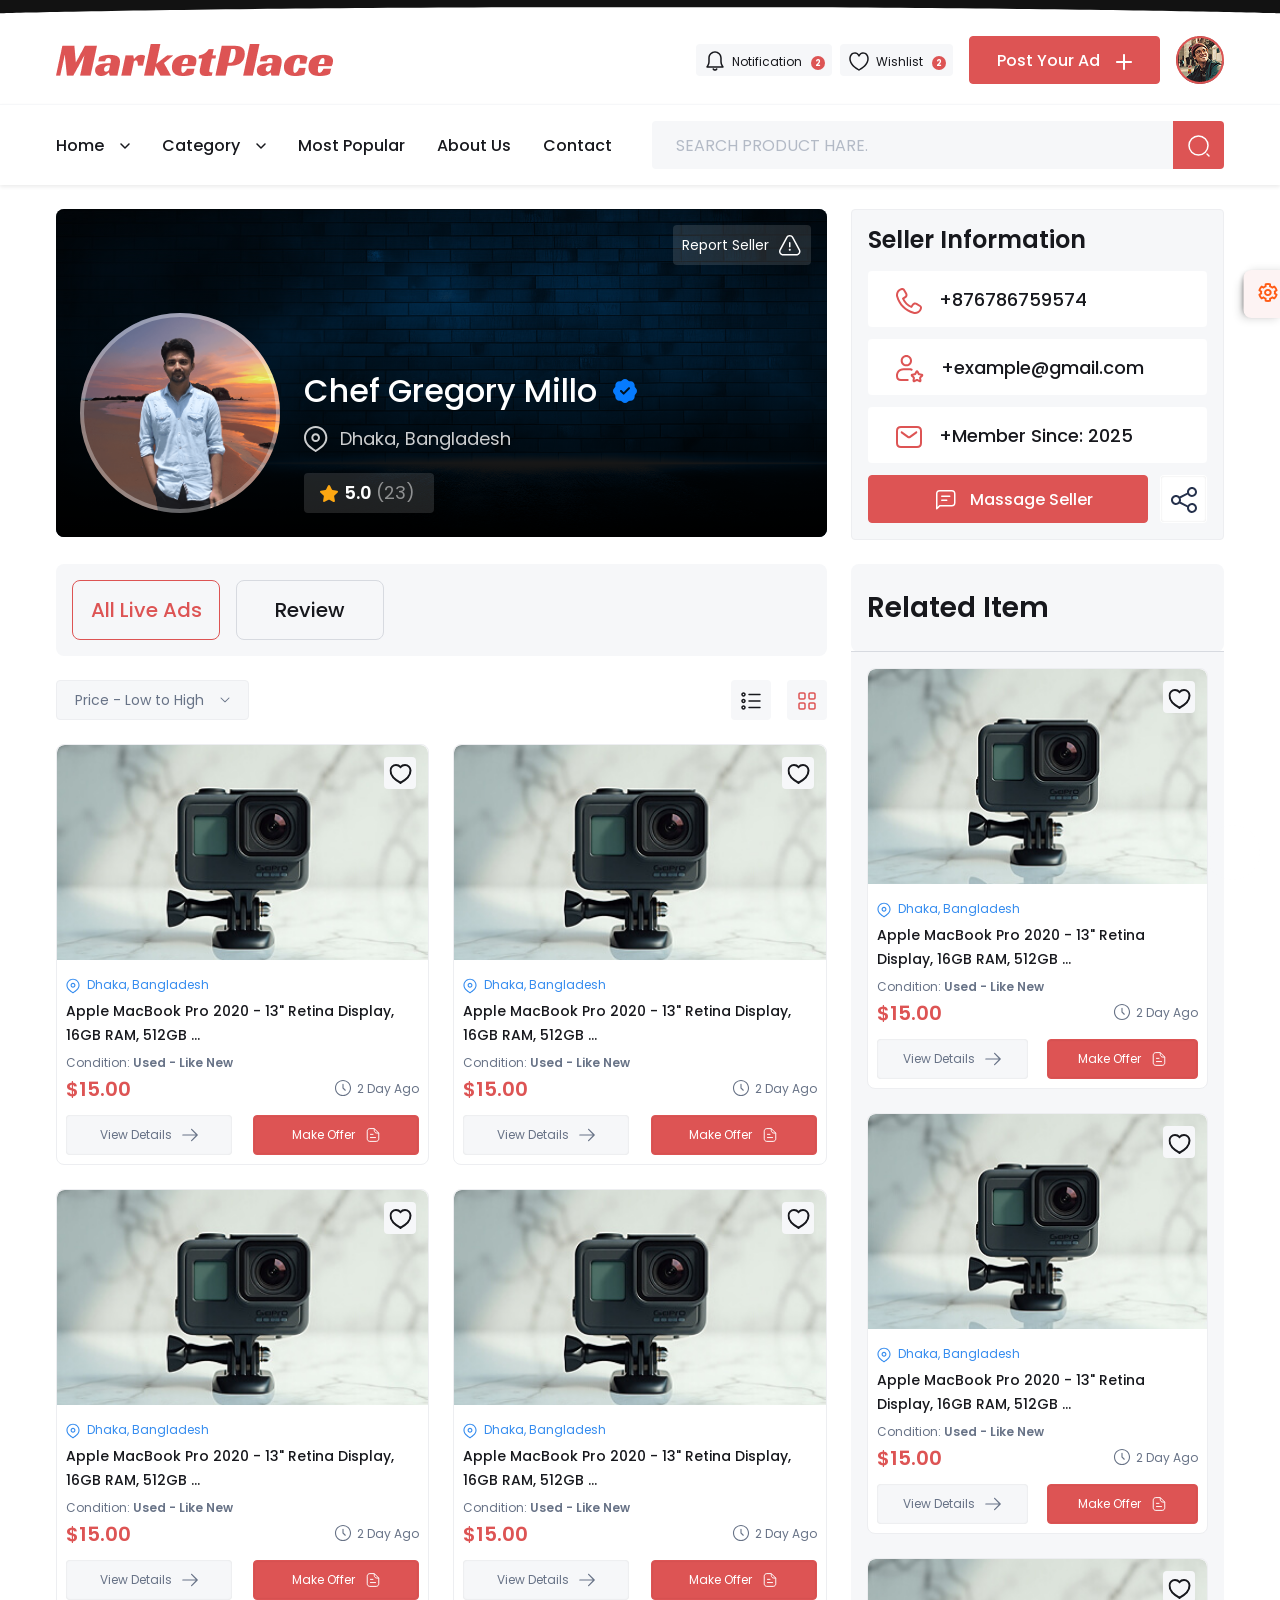
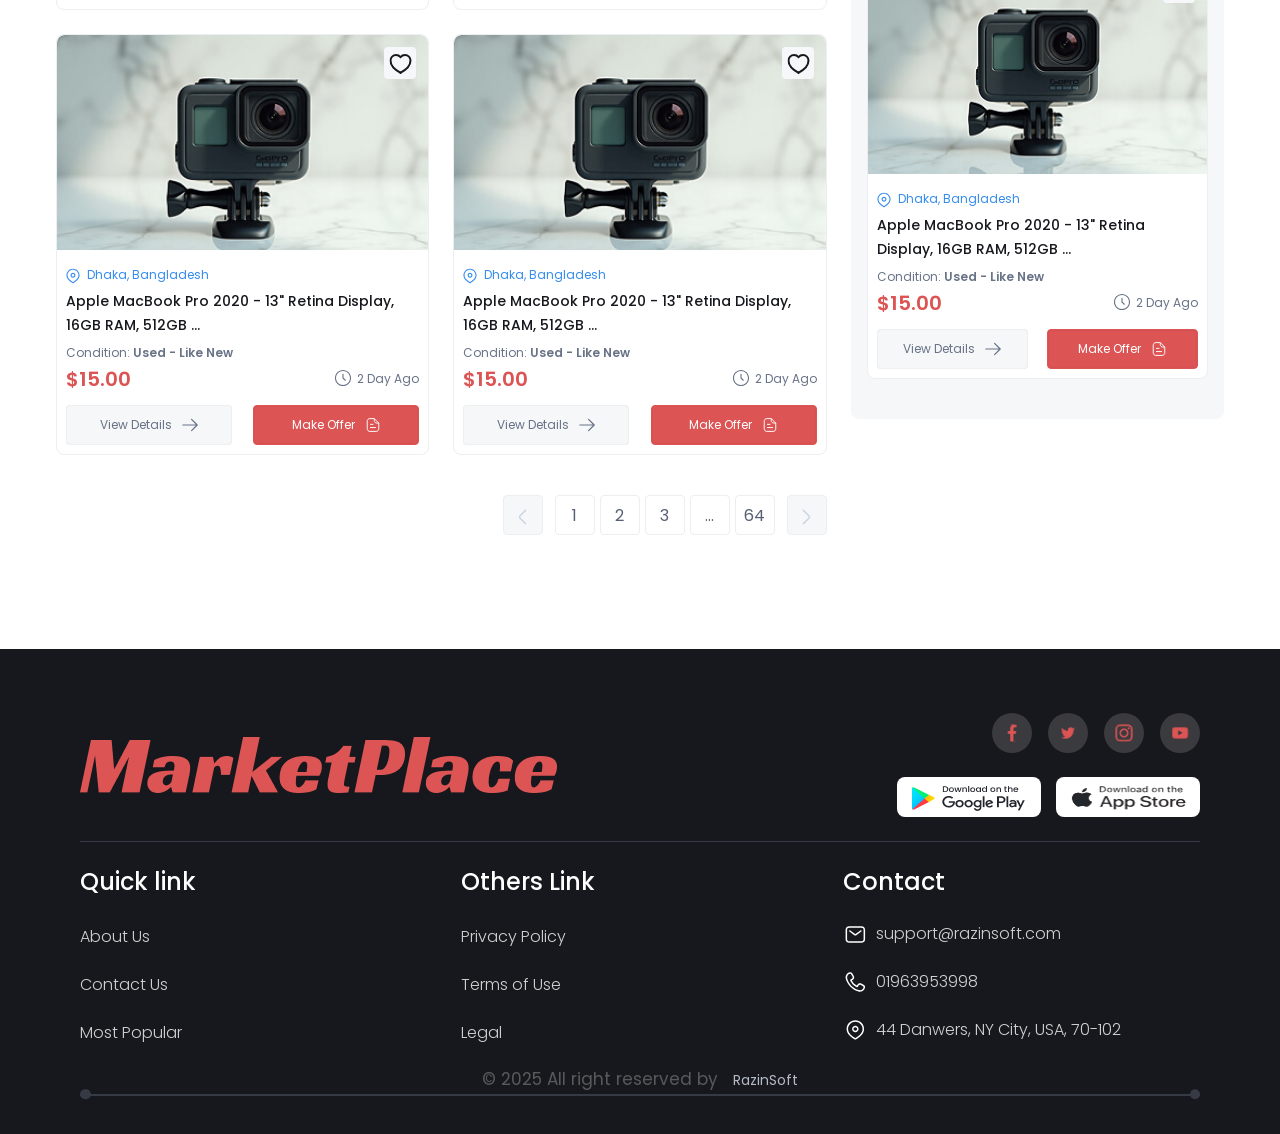
<file: seler-profile.html>
<!DOCTYPE html>
<html lang="en">

<head>
    <meta charset="UTF-8">
    <meta name="viewport" content="width=device-width, initial-scale=1.0">
    <title>Market-Place</title>
    <link rel="stylesheet" href="assets/css/bootstrap.min.css">
    <link rel="stylesheet" href="assets/css/magnific-popup.css">
    <link rel="stylesheet" href="assets/css/spacing.css">
    <link rel="stylesheet" href="assets/css/fontawesome-pro.css">
    <link rel="stylesheet" href="assets/css/animate.min.css">
    <link rel="stylesheet" href="assets/css/swiper-bundle.min.css">
    <link rel="stylesheet" href="assets/css/style.css">
    <!-- favicon-->
    <link rel="shortcut icon" type="image/x-icon" href="assets/img/logo/favicon.png">
</head>


<body class="rs-magic-cursor">
    <!-- preloader -->
    <div class="loader-wrap">
        <svg viewBox="0 0 1000 1000" preserveAspectRatio="none">
            <path id="svg" d="M0,1005S175,995,500,995s500,5,500,5V0H0Z"></path>
        </svg>
        <div class="loader-wrap-heading">
            <div class="load-text">
                <span>M</span>
                <span>A</span>
                <span>R</span>
                <span>K</span>
                <span>E</span>
                <span>T</span>
                <span>-</span>
                <span>P</span>
                <span>L</span>
                <span>A</span>
                <span>C</span>
                <span>E</span>
            </div>
        </div>
    </div>

    <!-- scrollToTop -->
    <div class="scrollToTop active-progress">
        <div class="arrowUp">
            <i class="fal fa-arrow-up"></i>
        </div>
        <div class="water" style="transform: translate(0px, 47%);">
            <svg viewBox="0 0 560 20" class="water_wave water_wave_back">
                <use xlink:href="#wave"></use>
            </svg>
            <svg viewBox="0 0 560 20" class="water_wave water_wave_front">
                <use xlink:href="#wave"></use>
            </svg>
            <svg version="1.1" xmlns="http://www.w3.org/2000/svg" xmlns:xlink="http://www.w3.org/1999/xlink"
                viewBox="0 0 560 20" style="display: none;">
                <symbol id="wave">
                    <path
                        d="M420,20c21.5-0.4,38.8-2.5,51.1-4.5c13.4-2.2,26.5-5.2,27.3-5.4C514,6.5,518,4.7,528.5,2.7c7.1-1.3,17.9-2.8,31.5-2.7c0,0,0,0,0,0v20H420z"
                        fill="#"
                        style="transition: stroke-dashoffset 10ms linear; stroke-dasharray: 301.839, 301.839; stroke-dashoffset: 140.858px;">
                    </path>
                    <path
                        d="M420,20c-21.5-0.4-38.8-2.5-51.1-4.5c-13.4-2.2-26.5-5.2-27.3-5.4C326,6.5,322,4.7,311.5,2.7C304.3,1.4,293.6-0.1,280,0c0,0,0,0,0,0v20H420z"
                        fill="#"
                        style="transition: stroke-dashoffset 10ms linear; stroke-dasharray: 301.839, 301.839; stroke-dashoffset: 140.858px;">
                    </path>
                    <path
                        d="M140,20c21.5-0.4,38.8-2.5,51.1-4.5c13.4-2.2,26.5-5.2,27.3-5.4C234,6.5,238,4.7,248.5,2.7c7.1-1.3,17.9-2.8,31.5-2.7c0,0,0,0,0,0v20H140z"
                        fill="#"
                        style="transition: stroke-dashoffset 10ms linear; stroke-dasharray: 301.839, 301.839; stroke-dashoffset: 140.858px;">
                    </path>
                    <path
                        d="M140,20c-21.5-0.4-38.8-2.5-51.1-4.5c-13.4-2.2-26.5-5.2-27.3-5.4C46,6.5,42,4.7,31.5,2.7C24.3,1.4,13.6-0.1,0,0c0,0,0,0,0,0l0,20H140z"
                        fill="#"
                        style="transition: stroke-dashoffset 10ms linear; stroke-dasharray: 301.839, 301.839; stroke-dashoffset: 140.858px;">
                    </path>
                </symbol>
            </svg>
        </div>
    </div>
    <!-- header start -->

    <!-- Begin magic cursor -->
    <div id="magic-cursor" class="cursor-black-bg">
        <div id="ball"></div>
    </div>
    <!-- End magic cursor -->

    <!-- offcanvas start -->
    <div class="tp-offcanvas-area">
        <div class="tp-offcanvas-wrapper">
            <div class="tp-offcanvas-header d-flex justify-content-between align-items-center mb-90">
                <div class="tp-offcanvas-logo">
                    <a href="javascript:void(0)">
                        <img src="assets/img/logo/header-logo.png" alt="">
                    </a>
                </div>
                <div class="tp-offcanvas-close">
                    <button>
                        <i class="fal fa-times"></i>
                    </button>
                </div>
            </div>
            <div class="rs-header-top-right d-flex align-items-center justify-content-end">
                <a href="javascript:void(0)" class="rs-header-notification d-flex align-items-center">
                    <i class="rs-header-notification-icon">
                        <img src="assets/img/icon/bell.svg" alt="">
                    </i>
                    <span>Notification</span>
                    <cite>
                        2
                    </cite>
                </a>
                <a href="javascript:void(0)" class="rs-header-heart d-flex align-items-center">
                    <i class="rs-header-heart-icon">
                        <img src="assets/img/icon/heart.svg" alt="">
                    </i>
                    <span>Wishlist</span>
                    <cite>
                        2
                    </cite>
                </a>
                <a href="post-ad.html" class="rs-header-btn rs-btn d-flex align-items-center">
                    Post Your Ad
                    <svg xmlns="http://www.w3.org/2000/svg" width="16" height="16" viewBox="0 0 16 16" fill="none">
                        <path
                            d="M15 7H9V1C9 0.448 8.552 0 8 0C7.448 0 7 0.448 7 1V7H1C0.448 7 0 7.448 0 8C0 8.552 0.448 9 1 9H7V15C7 15.552 7.448 16 8 16C8.552 16 9 15.552 9 15V9H15C15.552 9 16 8.552 16 8C16 7.448 15.552 7 15 7Z"
                            fill="currentColor" />
                    </svg>
                </a>
            </div>
            <div class="tp-offcanvas-menu d-lg-none mb-50">
                <nav></nav>
            </div>
            <div class="tp-offcanvas-content mb-50 d-none d-xl-block">
                <h2 class="tp-offcanvas-title">
                    hello-there
                </h2>
                <p>
                    The IT agency industry is evolving at an incredible pace, showing no signs of slowing down.
                </p>
            </div>
            <div class="tp-offcanvas-gallery mb-50 br-10">
                <a class="popup-image" href="assets/img/hero/hero-06.jpg">
                    <img src="assets/img/hero/hero-06.jpg" alt="">
                </a>
                <a class="popup-image" href="assets/img/hero/hero-07.jpg">
                    <img src="assets/img/hero/hero-07.jpg" alt="">
                </a>
                <a class="popup-image" href="assets/img/hero/hero-03.jpg">
                    <img src="assets/img/hero/hero-03.jpg" alt="">
                </a>
                <a class="popup-image" href="assets/img/hero/hero-04.jpg">
                    <img src="assets/img/hero/hero-04.jpg" alt="">
                </a>
            </div>
            <div class="tp-offcanvas-info mb-50">
                <h3 class="tp-offcanvas-info-title mb-15">
                    information
                </h3>
                <span>
                    <a href="tel:+62427634206">
                        +624 276 342 06
                    </a>
                </span>
                <span>
                    <a href="mailto:support@gmail.com">
                        support@gmail.com
                    </a>
                </span>
                <span>
                    <a href="javascript:void(0)">
                        7240 Wentworth Road Valdosta, GA 31601
                    </a>
                </span>
            </div>
            <div class="tp-offcanvas-social">
                <h3 class="tp-offcanvas-social-title mb-15">
                    follow us
                </h3>
                <a href="javascript:void(0)"><i class="fab fa-facebook-f"></i></a>
                <a href="javascript:void(0)"><i class="fab fa-twitter"></i></a>
                <a href="javascript:void(0)"><i class="fab fa-linkedin-in"></i></a>
                <a href="javascript:void(0)"><i class="fab fa-instagram"></i></a>
            </div>
        </div>
    </div>
    <div class="tp-offcanvas-overlay"></div>
    <!-- offcanvas end -->

    <!-- Make Offer Modal -->
    <div id="offerModal" class="rs-product-make-offer" style="display:none;">
        <div class="rs-product-make-offer-content">
            <button class="rs-product-make-offer-close" id="closeOffer"><i class="fal fa-times"></i></button>
            <h2 class="rs-product-make-offer-title">Make Offer</h2>
            <p>Buy smarter. Make an offer and get the best deal.</p>

            <label>Set Your Price</label>
            <input type="text" placeholder="$30">

            <label>Message</label>
            <textarea placeholder="Write your message"></textarea>

            <button type="submit" class="rs-btn">Submit</button>
        </div>
    </div>
    <div class="tp-offcanvas-overlay"></div>
    <!-- Make Offer end-->

    <!-- Report Seller Modal -->
    <div id="reportModal" class="rs-product-make-offer" style="display:none;">
        <div class="rs-product-make-offer-content">
            <button class="rs-product-make-offer-close" id="closeReport">
                <i class="fal fa-times"></i>
            </button>

            <h2 class="rs-product-make-offer-title">Report Review</h2>
            <p>Buy smarter. Make an offer and get the best deal.</p>

            <div class="form-group mb-20">
                <label for="reportReason" class="d-block mb-8">Report type</label>
                <select id="reportReason">
                    <option value="" disabled selected>Fake Review</option>
                    <option value="fake">Fake Product</option>
                    <option value="scam">Scam / Fraud</option>
                    <option value="misleading">Misleading Information</option>
                    <option value="other">Other</option>
                </select>
            </div>

            <div class="form-group">
                <label for="reportMessage">Details</label>
                <textarea id="reportMessage" placeholder="Write Details"></textarea>
            </div>

            <div class="rs-payment-method-btn d-flex align-items-center gap-16 w-100">
                <button type="submit" class="rs-btn">Submit</button>
            </div>
        </div>
    </div>
    <!-- Report Seller Modal End -->

    <!-- Review Modal -->
    <div id="reviewModal" class="rs-product-make-offer" style="display: none;">
        <div class="rs-product-make-offer-content">
            <!-- Close Button -->
            <button class="rs-product-make-offer-close" id="closeReviewModal">
                <i class="fal fa-times"></i>
            </button>
            <h2 class="fns-40 fnw-600 text-center mb-24">Give Review</h2>
            <div class="rating text-center d-flex align-items-center gap-10 justify-content-center mb-14"
                id="starRating">
                <i class="fal fa-star" data-value="1"></i>
                <i class="fal fa-star" data-value="2"></i>
                <i class="fal fa-star" data-value="3"></i>
                <i class="fal fa-star" data-value="4"></i>
                <i class="fal fa-star" data-value="5"></i>
                <input type="hidden" id="ratingValue" name="rating" value="0">
            </div>

            <div class="form-group">
                <label for="reviewMessage">Details</label>
                <textarea id="reviewMessage" placeholder="Write Details"></textarea>
            </div>
            <div class="rs-payment-method-btn d-flex align-items-center gap-16 w-100">
                <button type="submit" class="rs-btn">Submit</button>
            </div>
        </div>
    </div>
    <!-- Review Modal -->

    <!-- seler-information-btn-fix  -->
    <div
        class="rs-seler-information-btn rs-seler-information-btn-fix d-flex align-items-center justify-content-between d-md-none">
        <button class="rs-seler-information-share-btn m-0">
            <img src="assets/img/icon/share.svg" alt="">
        </button>
        <button class="rs-header-btn rs-btn">
            <svg class="mr-10" width="20" height="20" viewBox="0 0 20 20" fill="none"
                xmlns="http://www.w3.org/2000/svg">
                <path
                    d="M0.75 19.5C0.653 19.5 0.555891 19.481 0.462891 19.443C0.182891 19.327 0 19.053 0 18.75V3.75C0 1.332 1.332 0 3.75 0H15.75C18.168 0 19.5 1.332 19.5 3.75V12.75C19.5 15.168 18.168 16.5 15.75 16.5H4.06104L1.28101 19.28C1.13701 19.424 0.945 19.5 0.75 19.5ZM3.75 1.5C2.173 1.5 1.5 2.173 1.5 3.75V16.939L3.21997 15.219C3.36097 15.078 3.551 14.999 3.75 14.999H15.75C17.327 14.999 18 14.326 18 12.749V3.74902C18 2.17202 17.327 1.49902 15.75 1.49902H3.75V1.5ZM14.5 6.25C14.5 5.836 14.164 5.5 13.75 5.5H5.75C5.336 5.5 5 5.836 5 6.25C5 6.664 5.336 7 5.75 7H13.75C14.164 7 14.5 6.664 14.5 6.25ZM11.5 10.25C11.5 9.836 11.164 9.5 10.75 9.5H5.75C5.336 9.5 5 9.836 5 10.25C5 10.664 5.336 11 5.75 11H10.75C11.164 11 11.5 10.664 11.5 10.25Z"
                    fill="currentColor" />
            </svg>
            Massage Seller
        </button>
    </div>
    <!-- seler-information-btn-fix  -->

    <!-- sticky-header-start -->
    <div class="rs-header-sticky">
        <div class="container">
            <div class="row align-items-center">
                <div class="col-xl-3 col-lg-3 col-md-4 col-9">
                    <div class="rs-header-logo">
                        <a href="javascript:void(0)">
                            <img src="assets/img/logo/header-logo.png" alt="">
                        </a>
                    </div>
                </div>
                <div class="col-xl-7 col-lg-7 d-none d-lg-block">
                    <div class="rs-header-main-menu">
                        <nav class="tp-mobile-menu-active">
                            <ul class="justify-content-center">
                                <li>
                                    <a href="index.html">Home
                                        <svg xmlns="http://www.w3.org/2000/svg" width="10" height="6" viewBox="0 0 10 6"
                                            fill="currentColor">
                                            <path
                                                d="M5.00002 5.75076C4.80802 5.75076 4.61599 5.67778 4.46999 5.53079L0.469994 1.53079C0.176994 1.23779 0.176994 0.76275 0.469994 0.46975C0.762994 0.17675 1.23803 0.17675 1.53103 0.46975L5.001 3.93972L8.47097 0.46975C8.76397 0.17675 9.23901 0.17675 9.53201 0.46975C9.82501 0.76275 9.82501 1.23779 9.53201 1.53079L5.53201 5.53079C5.38401 5.67778 5.19202 5.75076 5.00002 5.75076Z"
                                                fill="currentColor" />
                                        </svg>
                                    </a>
                                    <div class="tp-megamenu-wrapper-2">
                                        <div class="row gx-0">
                                            <div class="tp-megamenu-list tp-megamenu-list-2">
                                                <ul class="rs-home-menu">
                                                    <li><a href="index.html">Home</a></li>
                                                    <li><a href="profile.html">My Profile</a></li>
                                                    <li><a href="seler-profile.html">Seler-Profile</a>
                                                    </li>
                                                           <li><a href="post-ad.html">Post-Ad</a></li>
                                                                    <li><a href="about.html">Our-About</a></li>
                                                    <li><a href="product-details.html">Product-Details</a>
                                                    </li>
                                                    <li><a href="product-list.html">Product-List</a>
                                                    </li>

                                                    <li><a href="my-product-details.html">My-Product-Details</a>
                                                    </li>
                                                    <li><a href="about.html">Our-About</a></li>
                                                    <li><a href="contact.html">Contact</a></li>
                                                    <li><a href="log-in.html">Login</a></li>
                                                    <li><a href="sign-up.html">Sign-Up</a></li>
                                                </ul>
                                            </div>
                                        </div>
                                    </div>
                                </li>
                                <li>
                                    <a href="javascript:void(0)">Category
                                        <svg xmlns="http://www.w3.org/2000/svg" width="10" height="6" viewBox="0 0 10 6"
                                            fill="currentColor">
                                            <path
                                                d="M5.00002 5.75076C4.80802 5.75076 4.61599 5.67778 4.46999 5.53079L0.469994 1.53079C0.176994 1.23779 0.176994 0.76275 0.469994 0.46975C0.762994 0.17675 1.23803 0.17675 1.53103 0.46975L5.001 3.93972L8.47097 0.46975C8.76397 0.17675 9.23901 0.17675 9.53201 0.46975C9.82501 0.76275 9.82501 1.23779 9.53201 1.53079L5.53201 5.53079C5.38401 5.67778 5.19202 5.75076 5.00002 5.75076Z"
                                                fill="currentColor" />
                                        </svg>
                                    </a>
                                    <div class="tp-megamenu-wrapper ">
                                        <div class="row gx-0">
                                            <div class="tp-megamenu-list">
                                                <ul>
                                                    <li class="has-dropdown p-relative"><a
                                                            href="javascript:void(0)"><img
                                                                src="assets/img/cat/cat-04.png" alt="">
                                                            Modern Agency</a>
                                                        <ul class="sub-dropdown p-absolute">
                                                            <li><a href="javascript:void(0)"><img
                                                                        src="assets/img/cat/cat-04.png" alt=""> Modern
                                                                    Agency</a></li>
                                                            <li><a href="javascript:void(0)"><img
                                                                        src="assets/img/cat/cat-04.png" alt=""> Design
                                                                    Studio</a></li>
                                                            <li><a href="javascript:void(0)"><img
                                                                        src="assets/img/cat/cat-04.png" alt=""> Digital
                                                                    Marketing</a>
                                                            </li>
                                                            <li><a href="javascript:void(0)"><img
                                                                        src="assets/img/cat/cat-04.png" alt=""> Creative
                                                                    Studio</a></li>
                                                        </ul>
                                                    </li>
                                                    <li><a href="javascript:void(0)"><img
                                                                src="assets/img/cat/cat-04.png" alt="">
                                                            Design Studio</a></li>
                                                    <li><a href="javascript:void(0)"><img
                                                                src="assets/img/cat/cat-04.png" alt="">
                                                            Digital Marketing</a></li>
                                                    <li><a href="javascript:void(0)"><img
                                                                src="assets/img/cat/cat-04.png" alt="">
                                                            Creative Studio</a></li>
                                                    <li><a href="javascript:void(0)"><img
                                                                src="assets/img/cat/cat-04.png" alt="">
                                                            Design Agency</a></li>
                                                    <li><a href="javascript:void(0)"><img
                                                                src="assets/img/cat/cat-04.png" alt="">
                                                            Creative Agency</a></li>
                                                    <li><a href="javascript:void(0)"><img
                                                                src="assets/img/cat/cat-04.png" alt="">
                                                            Architecture Hub</a></li>
                                                    <li><a href="javascript:void(0)"><img
                                                                src="assets/img/cat/cat-04.png" alt="">
                                                            AI Image Generator</a></li>
                                                    <li><a href="javascript:void(0)"><img
                                                                src="assets/img/cat/cat-04.png" alt="">
                                                            Modern Agency</a></li>
                                                    <li><a href="javascript:void(0)"><img
                                                                src="assets/img/cat/cat-04.png" alt="">
                                                            Design Studio</a></li>
                                                    <li><a href="javascript:void(0)"><img
                                                                src="assets/img/cat/cat-04.png" alt="">
                                                            Digital Marketing</a></li>
                                                    <li><a href="javascript:void(0)"><img
                                                                src="assets/img/cat/cat-04.png" alt="">
                                                            Creative Studio</a></li>
                                                    <li><a href="javascript:void(0)"><img
                                                                src="assets/img/cat/cat-04.png" alt="">
                                                            Design Agency</a></li>
                                                    <li><a href="javascript:void(0)"><img
                                                                src="assets/img/cat/cat-04.png" alt="">
                                                            Creative Agency</a></li>
                                                    <li><a href="javascript:void(0)"><img
                                                                src="assets/img/cat/cat-04.png" alt="">
                                                            Architecture Hub</a></li>
                                                    <li><a href="javascript:void(0)"><img
                                                                src="assets/img/cat/cat-04.png" alt="">
                                                            AI Image Generator</a></li>
                                                    <li><a href="javascript:void(0)"><img
                                                                src="assets/img/cat/cat-04.png" alt="">
                                                            Modern Agency</a></li>
                                                    <li><a href="javascript:void(0)"><img
                                                                src="assets/img/cat/cat-04.png" alt="">
                                                            Design Studio</a></li>
                                                    <li><a href="javascript:void(0)"><img
                                                                src="assets/img/cat/cat-04.png" alt="">
                                                            Digital Marketing</a></li>
                                                    <li><a href="javascript:void(0)"><img
                                                                src="assets/img/cat/cat-04.png" alt="">
                                                            Creative Studio</a></li>
                                                    <li><a href="javascript:void(0)"><img
                                                                src="assets/img/cat/cat-04.png" alt="">
                                                            Design Agency</a></li>
                                                    <li><a href="javascript:void(0)"><img
                                                                src="assets/img/cat/cat-04.png" alt="">
                                                            Creative Agency</a></li>
                                                    <li><a href="javascript:void(0)"><img
                                                                src="assets/img/cat/cat-04.png" alt="">
                                                            Architecture Hub</a></li>
                                                    <li><a href="javascript:void(0)"><img
                                                                src="assets/img/cat/cat-04.png" alt="">
                                                            AI Image Generator</a></li>
                                                    <li><a href="javascript:void(0)"><img
                                                                src="assets/img/cat/cat-04.png" alt="">
                                                            Modern Agency</a></li>
                                                    <li><a href="javascript:void(0)"><img
                                                                src="assets/img/cat/cat-04.png" alt="">
                                                            Design Studio</a></li>
                                                    <li><a href="javascript:void(0)"><img
                                                                src="assets/img/cat/cat-04.png" alt="">
                                                            Digital Marketing</a></li>
                                                    <li><a href="javascript:void(0)"><img
                                                                src="assets/img/cat/cat-04.png" alt="">
                                                            Creative Studio</a></li>
                                                    <li><a href="javascript:void(0)"><img
                                                                src="assets/img/cat/cat-04.png" alt="">
                                                            Design Agency</a></li>
                                                    <li><a href="javascript:void(0)"><img
                                                                src="assets/img/cat/cat-04.png" alt="">
                                                            Creative Agency</a></li>
                                                    <li><a href="javascript:void(0)"><img
                                                                src="assets/img/cat/cat-04.png" alt="">
                                                            Architecture Hub</a></li>
                                                    <li><a href="javascript:void(0)"><img
                                                                src="assets/img/cat/cat-04.png" alt="">
                                                            AI Image Generator</a></li>
                                                </ul>
                                            </div>

                                        </div>
                                    </div>
                                </li>
                                <li><a href="javascript:void(0)">Most Popular</a></li>
                                <li><a href="about.html">About Us</a></li>
                                <li><a href="contact.html">Contact</a></li>
                            </ul>
                        </nav>
                    </div>
                </div>
                <div class="col-xl-2 col-lg-2 col-md-8 col-3">
                    <div class="rs-header-sticky-right d-flex align-items-center justify-content-end">
                        <a href="post-ad.html"
                            class="rs-header-btn rs-btn d-flex align-items-center p-0 d-none d-md-flex">
                            Post Ad
                        </a>
                        <div class="rs-header-abtar tp-header-author p-relative d-inline-block">
                            <img src="assets/img/abter/header-abtar.png" alt="">
                            <div class="tp-header-author-thumb-more p-absolute">
                                 <a href="sign-in.html">
                                    <i class="fal fa-sign-in"></i>
                                    Sign In
                                </a>
                                <a href="profile.html">
                                    <i class="fal fa-user-alt"></i>
                                    Profile
                                </a>
                                <a href="#">
                                    <i class="fal fa-user-plus"></i>
                                    Add acount
                                </a>
                                <a href="javascript:void(0)">
                                    <i class="fal fa-sign-in"></i>
                                    Login
                                </a>
                                <a href="javascript:void(0)">
                                    <i class="fal fa-sign-in"></i>
                                    User Login
                                </a>
                                <a href="javascript:void(0)">
                                    <i class="fal fa-sign-out"></i>
                                    Logout
                                </a>
                            </div>
                        </div>
                        <div class="rs-offcanvas-btn ml-8">
                            <button class="d-lg-none d-md-block" data-bg-color="#ddd">
                                <svg xmlns="http://www.w3.org/2000/svg" width="20" height="20" viewBox="0 0 20 20"
                                    fill="none">
                                    <path
                                        d="M2.94801 5.07455C1.84307 5.08612 0.938738 4.19953 0.927183 3.09559C0.915628 1.99165 1.8012 1.08634 2.90614 1.07477C4.01108 1.0632 4.91541 1.94979 4.92696 3.05373C4.93852 4.15767 4.05295 5.06299 2.94801 5.07455ZM11.9266 2.98046C11.915 1.87652 11.0107 0.989939 9.90576 1.0015C8.80082 1.01307 7.91524 1.91839 7.9268 3.02233C7.93835 4.12627 8.84268 5.01285 9.94762 5.00129C11.0526 4.98972 11.9381 4.0844 11.9266 2.98046ZM18.9262 2.9072C18.9146 1.80326 18.0103 0.916674 16.9054 0.928239C15.8004 0.939805 14.9149 1.84512 14.9264 2.94906C14.938 4.053 15.8423 4.93959 16.9472 4.92802C18.0522 4.91645 18.9378 4.01114 18.9262 2.9072ZM5.00023 10.0533C4.98867 8.9494 4.08435 8.06282 2.97941 8.07439C1.87447 8.08595 0.988893 8.99127 1.00045 10.0952C1.012 11.1991 1.91633 12.0857 3.02127 12.0742C4.12621 12.0626 5.01178 11.1573 5.00023 10.0533ZM11.9998 9.98008C11.9883 8.87614 11.084 7.98956 9.97902 8.00112C8.87408 8.01269 7.98851 8.91801 8.00006 10.0219C8.01162 11.1259 8.91595 12.0125 10.0209 12.0009C11.1258 11.9893 12.0114 11.084 11.9998 9.98008ZM18.9995 9.90681C18.9879 8.80287 18.0836 7.91629 16.9786 7.92786C15.8737 7.93942 14.9881 8.84474 14.9997 9.94868C15.0112 11.0526 15.9156 11.9392 17.0205 11.9276C18.1254 11.9161 19.011 11.0108 18.9995 9.90681ZM5.07349 17.053C5.06194 15.949 4.15761 15.0624 3.05267 15.074C1.94773 15.0856 1.06216 15.9909 1.07371 17.0948C1.08527 18.1988 1.9896 19.0853 3.09454 19.0738C4.19948 19.0622 5.08505 18.1569 5.07349 17.053ZM12.0731 16.9797C12.0616 15.8758 11.1572 14.9892 10.0523 15.0007C8.94735 15.0123 8.06178 15.9176 8.07333 17.0216C8.08489 18.1255 8.98921 19.0121 10.0942 19.0005C11.1991 18.989 12.0847 18.0836 12.0731 16.9797ZM19.0727 16.9064C19.0612 15.8025 18.1568 14.9159 17.0519 14.9275C15.947 14.939 15.0614 15.8444 15.0729 16.9483C15.0845 18.0522 15.9888 18.9388 17.0938 18.9273C18.1987 18.9157 19.0843 18.0104 19.0727 16.9064Z"
                                        fill="#DD5454"></path>
                                </svg>
                            </button>
                        </div>
                    </div>
                </div>
            </div>
        </div>
    </div>
    <!-- sticky-header-end -->

    <!-- Template rtl start -->
    <div class="rs-template-settings">
        <div class="rs-template-settings-top">
            <div class="rs-template-settings-icon">
                <i class="far fa-cog"></i>
            </div>
            <h3 class="rs-template-settings-title">
                Template Settings
            </h3>
            <div class="rs-template-settings-button mb-10 d-flex align-items-center justify-content-between">
                <button class="active"><i class="far fa-moon"></i>Dark</button>
                <button><i class="far fa-sun"></i>Light</button>
            </div>
            <div
                class="rs-template-settings-button rs-template-settings-button-rtl d-flex align-items-center justify-content-between">
                <button>Rtl</button>
                <button class="active">Ltr</button>
            </div>
        </div>
    </div>
    <!-- Template rtl end -->

    <div id="smooth-wrapper">
        <div id="smooth-content">
            <!-- header start -->
            <header>
                <div class="rs-header-area">
                    <div class="container">
                        <div class="rs-header-top">
                            <div class="row align-items-center">
                                <div class="col-xl-4 col-lg-4 col-md-3 col-9">
                                    <div class="rs-header-logo">
                                        <a href="index.html">
                                            <img src="assets/img/logo/header-logo.png" alt="">
                                        </a>
                                    </div>
                                </div>
                                <div class="col-xl-8 col-lg-8 col-md-9 col-3">
                                    <div class="rs-header-top-right d-flex align-items-center justify-content-end">
                                        <a href="javascript:void(0)"
                                            class="rs-header-notification d-flex align-items-center d-none d-md-block">
                                            <i class="rs-header-notification-icon">
                                                <img src="assets/img/icon/bell.svg" alt="">
                                            </i>
                                            <span>Notification</span>
                                            <cite>
                                                2
                                            </cite>
                                        </a>
                                        <a href="javascript:void(0)"
                                            class="rs-header-heart d-flex align-items-center d-none d-md-block">
                                            <i class="rs-header-heart-icon">
                                                <img src="assets/img/icon/heart.svg" alt="">
                                            </i>
                                            <span>Wishlist</span>
                                            <cite>
                                                2
                                            </cite>
                                        </a>
                                        <a href="post-ad.html"
                                            class="rs-header-btn rs-btn d-flex align-items-center d-none d-md-block">
                                            Post Your Ad
                                            <svg xmlns="http://www.w3.org/2000/svg" width="16" height="16"
                                                viewBox="0 0 16 16" fill="none">
                                                <path
                                                    d="M15 7H9V1C9 0.448 8.552 0 8 0C7.448 0 7 0.448 7 1V7H1C0.448 7 0 7.448 0 8C0 8.552 0.448 9 1 9H7V15C7 15.552 7.448 16 8 16C8.552 16 9 15.552 9 15V9H15C15.552 9 16 8.552 16 8C16 7.448 15.552 7 15 7Z"
                                                    fill="currentColor" />
                                            </svg>
                                        </a>
                                          <div class="rs-header-abtar tp-header-author p-relative">
                                            <img src="assets/img/abter/header-abtar.png" alt="">
                                            <div class="tp-header-author-thumb-more p-absolute">
                                                <a href="sign-in.html">
                                                    <i class="fal fa-sign-in"></i>
                                                    Sign In
                                                </a>
                                                <a href="profile.html">
                                                    <i class="fal fa-user-alt"></i>
                                                    Profile
                                                </a>
                                                <a href="#">
                                                    <i class="fal fa-user-plus"></i>
                                                    Add acount
                                                </a>
                                                <a href="javascript:void(0)">
                                                    <i class="fal fa-sign-in"></i>
                                                    Login
                                                </a>
                                                <a href="javascript:void(0)">
                                                    <i class="fal fa-sign-in"></i>
                                                    User Login
                                                </a>
                                                <a href="javascript:void(0)">
                                                    <i class="fal fa-sign-out"></i>
                                                    Logout
                                                </a>
                                            </div>
                                        </div>
                                    </div>
                                </div>
                            </div>
                        </div>
                    </div>
                    <div class="rs-header-bottom">
                        <div class="container">
                            <div class="row align-items-center">
                                <div class="col-xl-6 col-lg-7 col-md-12">
                                    <div class="rs-header-main-menu d-none d-lg-block">
                                        <nav class="tp-mobile-menu-active">
                                            <ul>
                                                <li class="has-dropdown">
                                                    <a href="index.html">Home
                                                        <svg xmlns="http://www.w3.org/2000/svg" width="10" height="6"
                                                            viewBox="0 0 10 6" fill="currentColor">
                                                            <path
                                                                d="M5.00002 5.75076C4.80802 5.75076 4.61599 5.67778 4.46999 5.53079L0.469994 1.53079C0.176994 1.23779 0.176994 0.76275 0.469994 0.46975C0.762994 0.17675 1.23803 0.17675 1.53103 0.46975L5.001 3.93972L8.47097 0.46975C8.76397 0.17675 9.23901 0.17675 9.53201 0.46975C9.82501 0.76275 9.82501 1.23779 9.53201 1.53079L5.53201 5.53079C5.38401 5.67778 5.19202 5.75076 5.00002 5.75076Z"
                                                                fill="currentColor" />
                                                        </svg>
                                                    </a>
                                                    <div class="tp-megamenu-wrapper-2">
                                                        <div class="row gx-0">
                                                            <div class="tp-megamenu-list tp-megamenu-list-2">
                                                                <ul class="rs-home-menu">
                                                                    <li><a href="index.html">Home</a></li>
                                                                    <li><a href="profile.html">My Profile</a></li>
                                                                    <li><a href="seler-profile.html">Seler-Profile</a>
                                                                    </li>
                                                                           <li><a href="post-ad.html">Post-Ad</a></li>
                                                                    <li><a href="about.html">Our-About</a></li>
                                                                    <li><a href="product-list.html">Product-List</a>
                                                                    <li><a
                                                                            href="product-details.html">Product-Details</a>
                                                                    </li>
                                                                    <li><a
                                                                            href="my-product-details.html">My-Product-Details</a>
                                                                    </li>
                                                                    <li><a href="about.html">Our-About</a></li>
                                                                    <li><a href="contact.html">Contact</a></li>
                                                                    <li><a href="log-in.html">Login</a></li>
                                                                    <li><a href="sign-up.html">Sign-Up</a></li>
                                                                </ul>
                                                            </div>
                                                        </div>
                                                    </div>
                                                </li>
                                                <li>
                                                    <a href="javascript:void(0)">Category
                                                        <svg xmlns="http://www.w3.org/2000/svg" width="10" height="6"
                                                            viewBox="0 0 10 6" fill="currentColor">
                                                            <path
                                                                d="M5.00002 5.75076C4.80802 5.75076 4.61599 5.67778 4.46999 5.53079L0.469994 1.53079C0.176994 1.23779 0.176994 0.76275 0.469994 0.46975C0.762994 0.17675 1.23803 0.17675 1.53103 0.46975L5.001 3.93972L8.47097 0.46975C8.76397 0.17675 9.23901 0.17675 9.53201 0.46975C9.82501 0.76275 9.82501 1.23779 9.53201 1.53079L5.53201 5.53079C5.38401 5.67778 5.19202 5.75076 5.00002 5.75076Z"
                                                                fill="currentColor" />
                                                        </svg>
                                                    </a>
                                                    <div class="tp-megamenu-wrapper ">
                                                        <div class="row gx-0">
                                                            <div class="tp-megamenu-list">
                                                                <ul>
                                                                    <li class="has-dropdown p-relative"><a
                                                                            href="javascript:void(0)"><img
                                                                                src="assets/img/cat/cat-04.png" alt="">
                                                                            Modern Agency</a>
                                                                        <ul class="sub-dropdown p-absolute">
                                                                            <li><a href="javascript:void(0)"><img
                                                                                        src="assets/img/cat/cat-04.png"
                                                                                        alt=""> Modern Agency</a></li>
                                                                            <li><a href="javascript:void(0)"><img
                                                                                        src="assets/img/cat/cat-04.png"
                                                                                        alt=""> Design Studio</a></li>
                                                                            <li><a href="javascript:void(0)"><img
                                                                                        src="assets/img/cat/cat-04.png"
                                                                                        alt=""> Digital Marketing</a>
                                                                            </li>
                                                                            <li><a href="javascript:void(0)"><img
                                                                                        src="assets/img/cat/cat-04.png"
                                                                                        alt=""> Creative Studio</a></li>
                                                                        </ul>
                                                                    </li>
                                                                    <li><a href="javascript:void(0)"><img
                                                                                src="assets/img/cat/cat-04.png" alt="">
                                                                            Design Studio</a></li>
                                                                    <li><a href="javascript:void(0)"><img
                                                                                src="assets/img/cat/cat-04.png" alt="">
                                                                            Digital Marketing</a></li>
                                                                    <li><a href="javascript:void(0)"><img
                                                                                src="assets/img/cat/cat-04.png" alt="">
                                                                            Creative Studio</a></li>
                                                                    <li><a href="javascript:void(0)"><img
                                                                                src="assets/img/cat/cat-04.png" alt="">
                                                                            Design Agency</a></li>
                                                                    <li><a href="javascript:void(0)"><img
                                                                                src="assets/img/cat/cat-04.png" alt="">
                                                                            Creative Agency</a></li>
                                                                    <li><a href="javascript:void(0)"><img
                                                                                src="assets/img/cat/cat-04.png" alt="">
                                                                            Architecture Hub</a></li>
                                                                    <li><a href="javascript:void(0)"><img
                                                                                src="assets/img/cat/cat-04.png" alt="">
                                                                            AI Image Generator</a></li>
                                                                    <li><a href="javascript:void(0)"><img
                                                                                src="assets/img/cat/cat-04.png" alt="">
                                                                            Modern Agency</a></li>
                                                                    <li><a href="javascript:void(0)"><img
                                                                                src="assets/img/cat/cat-04.png" alt="">
                                                                            Design Studio</a></li>
                                                                    <li><a href="javascript:void(0)"><img
                                                                                src="assets/img/cat/cat-04.png" alt="">
                                                                            Digital Marketing</a></li>
                                                                    <li><a href="javascript:void(0)"><img
                                                                                src="assets/img/cat/cat-04.png" alt="">
                                                                            Creative Studio</a></li>
                                                                    <li><a href="javascript:void(0)"><img
                                                                                src="assets/img/cat/cat-04.png" alt="">
                                                                            Design Agency</a></li>
                                                                    <li><a href="javascript:void(0)"><img
                                                                                src="assets/img/cat/cat-04.png" alt="">
                                                                            Creative Agency</a></li>
                                                                    <li><a href="javascript:void(0)"><img
                                                                                src="assets/img/cat/cat-04.png" alt="">
                                                                            Architecture Hub</a></li>
                                                                    <li><a href="javascript:void(0)"><img
                                                                                src="assets/img/cat/cat-04.png" alt="">
                                                                            AI Image Generator</a></li>
                                                                    <li><a href="javascript:void(0)"><img
                                                                                src="assets/img/cat/cat-04.png" alt="">
                                                                            Modern Agency</a></li>
                                                                    <li><a href="javascript:void(0)"><img
                                                                                src="assets/img/cat/cat-04.png" alt="">
                                                                            Design Studio</a></li>
                                                                    <li><a href="javascript:void(0)"><img
                                                                                src="assets/img/cat/cat-04.png" alt="">
                                                                            Digital Marketing</a></li>
                                                                    <li><a href="javascript:void(0)"><img
                                                                                src="assets/img/cat/cat-04.png" alt="">
                                                                            Creative Studio</a></li>
                                                                    <li><a href="javascript:void(0)"><img
                                                                                src="assets/img/cat/cat-04.png" alt="">
                                                                            Design Agency</a></li>
                                                                    <li><a href="javascript:void(0)"><img
                                                                                src="assets/img/cat/cat-04.png" alt="">
                                                                            Creative Agency</a></li>
                                                                    <li><a href="javascript:void(0)"><img
                                                                                src="assets/img/cat/cat-04.png" alt="">
                                                                            Architecture Hub</a></li>
                                                                    <li><a href="javascript:void(0)"><img
                                                                                src="assets/img/cat/cat-04.png" alt="">
                                                                            AI Image Generator</a></li>
                                                                    <li><a href="javascript:void(0)"><img
                                                                                src="assets/img/cat/cat-04.png" alt="">
                                                                            Modern Agency</a></li>
                                                                    <li><a href="javascript:void(0)"><img
                                                                                src="assets/img/cat/cat-04.png" alt="">
                                                                            Design Studio</a></li>
                                                                    <li><a href="javascript:void(0)"><img
                                                                                src="assets/img/cat/cat-04.png" alt="">
                                                                            Digital Marketing</a></li>
                                                                    <li><a href="javascript:void(0)"><img
                                                                                src="assets/img/cat/cat-04.png" alt="">
                                                                            Creative Studio</a></li>
                                                                    <li><a href="javascript:void(0)"><img
                                                                                src="assets/img/cat/cat-04.png" alt="">
                                                                            Design Agency</a></li>
                                                                    <li><a href="javascript:void(0)"><img
                                                                                src="assets/img/cat/cat-04.png" alt="">
                                                                            Creative Agency</a></li>
                                                                    <li><a href="javascript:void(0)"><img
                                                                                src="assets/img/cat/cat-04.png" alt="">
                                                                            Architecture Hub</a></li>
                                                                    <li><a href="javascript:void(0)"><img
                                                                                src="assets/img/cat/cat-04.png" alt="">
                                                                            AI Image Generator</a></li>
                                                                </ul>
                                                            </div>

                                                        </div>
                                                    </div>
                                                </li>
                                                <li><a href="javascript:void(0)">Most Popular</a></li>
                                                <li><a href="about.html">About Us</a></li>
                                                <li><a href="contact.html">Contact</a></li>
                                            </ul>
                                        </nav>
                                    </div>
                                </div>
                                <div class="col-xl-6 col-lg-5 col-md-12">
                                    <div class="rs-header-form rs-header-form-2">
                                        <form action="#">
                                            <input type="text" placeholder="Search Product Hare.">
                                            <a href="javascript:void(0)">
                                                <svg xmlns="http://www.w3.org/2000/svg" width="24" height="24"
                                                    viewBox="0 0 24 24" fill="none">
                                                    <path
                                                        d="M11.5 21C16.7467 21 21 16.7467 21 11.5C21 6.25329 16.7467 2 11.5 2C6.25329 2 2 6.25329 2 11.5C2 16.7467 6.25329 21 11.5 21Z"
                                                        stroke="white" stroke-width="1.5" stroke-linecap="round"
                                                        stroke-linejoin="round" />
                                                    <path d="M22 22L20 20" stroke="white" stroke-width="1.5"
                                                        stroke-linecap="round" stroke-linejoin="round" />
                                                </svg>
                                            </a>
                                        </form>
                                        <div class="rs-offcanvas-btn">
                                            <button class="d-lg-none d-md-block">
                                                <svg xmlns="http://www.w3.org/2000/svg" width="20" height="20"
                                                    viewBox="0 0 20 20" fill="none">
                                                    <path
                                                        d="M2.94801 5.07455C1.84307 5.08612 0.938738 4.19953 0.927183 3.09559C0.915628 1.99165 1.8012 1.08634 2.90614 1.07477C4.01108 1.0632 4.91541 1.94979 4.92696 3.05373C4.93852 4.15767 4.05295 5.06299 2.94801 5.07455ZM11.9266 2.98046C11.915 1.87652 11.0107 0.989939 9.90576 1.0015C8.80082 1.01307 7.91524 1.91839 7.9268 3.02233C7.93835 4.12627 8.84268 5.01285 9.94762 5.00129C11.0526 4.98972 11.9381 4.0844 11.9266 2.98046ZM18.9262 2.9072C18.9146 1.80326 18.0103 0.916674 16.9054 0.928239C15.8004 0.939805 14.9149 1.84512 14.9264 2.94906C14.938 4.053 15.8423 4.93959 16.9472 4.92802C18.0522 4.91645 18.9378 4.01114 18.9262 2.9072ZM5.00023 10.0533C4.98867 8.9494 4.08435 8.06282 2.97941 8.07439C1.87447 8.08595 0.988893 8.99127 1.00045 10.0952C1.012 11.1991 1.91633 12.0857 3.02127 12.0742C4.12621 12.0626 5.01178 11.1573 5.00023 10.0533ZM11.9998 9.98008C11.9883 8.87614 11.084 7.98956 9.97902 8.00112C8.87408 8.01269 7.98851 8.91801 8.00006 10.0219C8.01162 11.1259 8.91595 12.0125 10.0209 12.0009C11.1258 11.9893 12.0114 11.084 11.9998 9.98008ZM18.9995 9.90681C18.9879 8.80287 18.0836 7.91629 16.9786 7.92786C15.8737 7.93942 14.9881 8.84474 14.9997 9.94868C15.0112 11.0526 15.9156 11.9392 17.0205 11.9276C18.1254 11.9161 19.011 11.0108 18.9995 9.90681ZM5.07349 17.053C5.06194 15.949 4.15761 15.0624 3.05267 15.074C1.94773 15.0856 1.06216 15.9909 1.07371 17.0948C1.08527 18.1988 1.9896 19.0853 3.09454 19.0738C4.19948 19.0622 5.08505 18.1569 5.07349 17.053ZM12.0731 16.9797C12.0616 15.8758 11.1572 14.9892 10.0523 15.0007C8.94735 15.0123 8.06178 15.9176 8.07333 17.0216C8.08489 18.1255 8.98921 19.0121 10.0942 19.0005C11.1991 18.989 12.0847 18.0836 12.0731 16.9797ZM19.0727 16.9064C19.0612 15.8025 18.1568 14.9159 17.0519 14.9275C15.947 14.939 15.0614 15.8444 15.0729 16.9483C15.0845 18.0522 15.9888 18.9388 17.0938 18.9273C18.1987 18.9157 19.0843 18.0104 19.0727 16.9064Z"
                                                        fill="#DD5454" />
                                                </svg>
                                            </button>
                                        </div>
                                    </div>
                                </div>
                            </div>
                        </div>
                    </div>
                </div>
            </header>
            <!-- header start -->
            <!-- header end -->
            <main>
                <section class="rs-seler-profile-area mt-24">
                    <div class="container">
                        <div class="row">
                            <div class="col-xl-8 col-lg-7 col-md-12 rs-gx">
                                <div class="rs-seler-profile-bg p-24 br-8"
                                    data-bg-img="assets/img/bg/seler-profile-bg.jpg">
                                    <div
                                        class="rs-seler-profile-content d-flex align-items-end gap-24 p-relative z-1 mt-80">
                                        <div class="rs-seler-profile-author">
                                            <img src="assets/img/abter/profile-img.png" alt="">
                                        </div>
                                        <div class="rs-seler-info">
                                            <span class="rs-seler-name d-flex align-items-center gap-16 mb-20">
                                                Chef Gregory Millo
                                                <img src="assets/img/icon/badge-check.svg" alt="">
                                            </span>
                                            <span class="rs-seler-location d-flex align-items-center gap-12 mb-20">
                                                <img src="assets/img/icon/location-pin-2.svg" alt="">
                                                Dhaka, Bangladesh
                                            </span>
                                            <span class="rs-seler-rating d-flex align-items-center">
                                                <img class="mr-6" src="assets/img/icon/star.svg" alt="">
                                                5.0
                                                <cite>(23)</cite>
                                            </span>
                                        </div>
                                    </div>
                                    <div class="rs-review-right rs-review-right-2 p-absolute z-1">
                                        <button class="reportSellerBtn">
                                            Report Seller
                                            <img src="assets/img/icon/triangle-exclamation.svg" alt="">
                                        </button>
                                    </div>
                                </div>
                            </div>
                            <div class="col-xl-4 col-lg-5 col-md-12 rs-gx">
                                <div class="rs-seler-information-area">
                                    <h4 class="rs-seler-information-title">
                                        Seller Information
                                    </h4>
                                    <a href="tel:+876786759574" class="rs-seler-information-number">
                                        <img src="assets/img/icon/phone.svg" alt="">
                                        +876786759574
                                    </a>
                                    <a href="mailto:+example@gmail.com" class="rs-seler-information-gmail">
                                        <img src="assets/img/icon/user-star.svg" alt="">
                                        +example@gmail.com
                                    </a>
                                    <a href="javascript:void(0)" class="rs-seler-information-year">
                                        <img src="assets/img/icon/envelope.svg
                                        " alt="">
                                        +Member Since: 2025
                                    </a>
                                    <div
                                        class="rs-seler-information-btn d-flex align-items-center justify-content-between d-none d-md-flex">
                                        <button class="rs-header-btn rs-btn">
                                            <svg class="mr-10" width="20" height="20" viewBox="0 0 20 20" fill="none"
                                                xmlns="http://www.w3.org/2000/svg">
                                                <path
                                                    d="M0.75 19.5C0.653 19.5 0.555891 19.481 0.462891 19.443C0.182891 19.327 0 19.053 0 18.75V3.75C0 1.332 1.332 0 3.75 0H15.75C18.168 0 19.5 1.332 19.5 3.75V12.75C19.5 15.168 18.168 16.5 15.75 16.5H4.06104L1.28101 19.28C1.13701 19.424 0.945 19.5 0.75 19.5ZM3.75 1.5C2.173 1.5 1.5 2.173 1.5 3.75V16.939L3.21997 15.219C3.36097 15.078 3.551 14.999 3.75 14.999H15.75C17.327 14.999 18 14.326 18 12.749V3.74902C18 2.17202 17.327 1.49902 15.75 1.49902H3.75V1.5ZM14.5 6.25C14.5 5.836 14.164 5.5 13.75 5.5H5.75C5.336 5.5 5 5.836 5 6.25C5 6.664 5.336 7 5.75 7H13.75C14.164 7 14.5 6.664 14.5 6.25ZM11.5 10.25C11.5 9.836 11.164 9.5 10.75 9.5H5.75C5.336 9.5 5 9.836 5 10.25C5 10.664 5.336 11 5.75 11H10.75C11.164 11 11.5 10.664 11.5 10.25Z"
                                                    fill="currentColor" />
                                            </svg>
                                            Massage Seller
                                        </button>
                                        <button class="rs-seler-information-share-btn m-0">
                                            <img src="assets/img/icon/share.svg" alt="">
                                        </button>
                                    </div>
                                </div>
                            </div>
                        </div>
                    </div>
                </section>
                <!-- product-view-area start -->
                <section class="rs-product-view-area mt-24">
                    <div class="container">
                        <div class="row">
                            <div class="col-xl-8 col-lg-12 col-12">
                                <div class="rs-product-head-2 mb-24">
                                    <div class="rs-product-head-top rs-product-head-top-left mb-24 br-8 p-16"
                                        data-bg-color="#F6F7F9">
                                        <div class="rs-product-head-top-btn d-flex gap-16">
                                            <button class="rs-product-head-top-button active"
                                                data-target="rs-product-list-view">All Live Ads</button>
                                            <button class="rs-product-head-top-button"
                                                data-target="rs-product-view-area-2">Review</button>
                                        </div>
                                    </div>
                                </div>
                                <div class="my-page rs-product-list-view active">
                                    <div
                                        class="rs-product-head-bottom d-flex align-items-center gap-16 w-100 justify-content-between mb-24">
                                        <div class="rs-product-price-menu rs-product-price-menu-2">
                                            <ul>
                                                <li>
                                                    <div class="rs-product-price-dropdown rs-product-price-dropdown-2">
                                                        <ul>
                                                            <li>
                                                                <a href="javascript:void(0)">All</a>
                                                                <a href="javascript:void(0)">Price - Low to High</a>
                                                                <a href="javascript:void(0)">Price - High to Low</a>
                                                                <a href="javascript:void(0)">Recent Item</a>
                                                            </li>
                                                        </ul>
                                                    </div>
                                                    <a href="javascript:void(0)">
                                                        Price - Low to High
                                                        <svg xmlns="http://www.w3.org/2000/svg" width="10" height="6"
                                                            viewBox="0 0 10 6" fill="none">
                                                            <path
                                                                d="M9.35426 1.35328L5.35426 5.35328C5.25626 5.45128 5.12825 5.49928 5.00025 5.49928C4.87225 5.49928 4.74425 5.45028 4.64625 5.35328L0.64625 1.35328C0.45125 1.15828 0.45125 0.84125 0.64625 0.64625C0.84125 0.45125 1.15828 0.45125 1.35328 0.64625L4.99928 4.29225L8.64527 0.64625C8.84027 0.45125 9.1573 0.45125 9.3523 0.64625C9.5473 0.84125 9.54926 1.15728 9.35426 1.35328Z"
                                                                fill="currentColor" />
                                                        </svg>
                                                    </a>
                                                </li>
                                            </ul>
                                        </div>
                                        <div
                                            class="rs-product-menu-icon rs-product-menu-icon-2 d-flex align-items-center gap-16">
                                            <a href="javascript:void(0)"
                                                class="rs-product-menu__icon rs-product-menu__icon-1">
                                                <svg xmlns="http://www.w3.org/2000/svg" width="20" height="18"
                                                    viewBox="0 0 20 18" fill="none">
                                                    <path
                                                        d="M7.25 2.5C7.25 2.086 7.586 1.75 8 1.75H19C19.414 1.75 19.75 2.086 19.75 2.5C19.75 2.914 19.414 3.25 19 3.25H8C7.586 3.25 7.25 2.914 7.25 2.5ZM19 8.25H8C7.586 8.25 7.25 8.586 7.25 9C7.25 9.414 7.586 9.75 8 9.75H19C19.414 9.75 19.75 9.414 19.75 9C19.75 8.586 19.414 8.25 19 8.25ZM19 14.75H8C7.586 14.75 7.25 15.086 7.25 15.5C7.25 15.914 7.586 16.25 8 16.25H19C19.414 16.25 19.75 15.914 19.75 15.5C19.75 15.086 19.414 14.75 19 14.75ZM4.75 2.5C4.75 3.741 3.741 4.75 2.5 4.75C1.259 4.75 0.25 3.741 0.25 2.5C0.25 1.259 1.259 0.25 2.5 0.25C3.741 0.25 4.75 1.259 4.75 2.5ZM3.25 2.5C3.25 2.086 2.914 1.75 2.5 1.75C2.086 1.75 1.75 2.086 1.75 2.5C1.75 2.914 2.086 3.25 2.5 3.25C2.914 3.25 3.25 2.914 3.25 2.5ZM4.75 9C4.75 10.241 3.741 11.25 2.5 11.25C1.259 11.25 0.25 10.241 0.25 9C0.25 7.759 1.259 6.75 2.5 6.75C3.741 6.75 4.75 7.759 4.75 9ZM3.25 9C3.25 8.586 2.914 8.25 2.5 8.25C2.086 8.25 1.75 8.586 1.75 9C1.75 9.414 2.086 9.75 2.5 9.75C2.914 9.75 3.25 9.414 3.25 9ZM4.75 15.5C4.75 16.741 3.741 17.75 2.5 17.75C1.259 17.75 0.25 16.741 0.25 15.5C0.25 14.259 1.259 13.25 2.5 13.25C3.741 13.25 4.75 14.259 4.75 15.5ZM3.25 15.5C3.25 15.086 2.914 14.75 2.5 14.75C2.086 14.75 1.75 15.086 1.75 15.5C1.75 15.914 2.086 16.25 2.5 16.25C2.914 16.25 3.25 15.914 3.25 15.5Z"
                                                        fill="currentColor" />
                                                </svg>
                                            </a>
                                            <a href="javascript:void(0)"
                                                class="rs-product-menu__icon rs-product-menu__icon-2 active">
                                                <svg xmlns="http://www.w3.org/2000/svg" width="18" height="18"
                                                    viewBox="0 0 18 18" fill="none">
                                                    <path
                                                        d="M15.5 7.75H12.5C11.091 7.75 10.25 6.909 10.25 5.5V2.5C10.25 1.091 11.091 0.25 12.5 0.25H15.5C16.909 0.25 17.75 1.091 17.75 2.5V5.5C17.75 6.909 16.909 7.75 15.5 7.75ZM12.5 1.75C11.911 1.75 11.75 1.911 11.75 2.5V5.5C11.75 6.089 11.911 6.25 12.5 6.25H15.5C16.089 6.25 16.25 6.089 16.25 5.5V2.5C16.25 1.911 16.089 1.75 15.5 1.75H12.5ZM5.5 7.75H2.5C1.091 7.75 0.25 6.909 0.25 5.5V2.5C0.25 1.091 1.091 0.25 2.5 0.25H5.5C6.909 0.25 7.75 1.091 7.75 2.5V5.5C7.75 6.909 6.909 7.75 5.5 7.75ZM2.5 1.75C1.911 1.75 1.75 1.911 1.75 2.5V5.5C1.75 6.089 1.911 6.25 2.5 6.25H5.5C6.089 6.25 6.25 6.089 6.25 5.5V2.5C6.25 1.911 6.089 1.75 5.5 1.75H2.5ZM15.5 17.75H12.5C11.091 17.75 10.25 16.909 10.25 15.5V12.5C10.25 11.091 11.091 10.25 12.5 10.25H15.5C16.909 10.25 17.75 11.091 17.75 12.5V15.5C17.75 16.909 16.909 17.75 15.5 17.75ZM12.5 11.75C11.911 11.75 11.75 11.911 11.75 12.5V15.5C11.75 16.089 11.911 16.25 12.5 16.25H15.5C16.089 16.25 16.25 16.089 16.25 15.5V12.5C16.25 11.911 16.089 11.75 15.5 11.75H12.5ZM5.5 17.75H2.5C1.091 17.75 0.25 16.909 0.25 15.5V12.5C0.25 11.091 1.091 10.25 2.5 10.25H5.5C6.909 10.25 7.75 11.091 7.75 12.5V15.5C7.75 16.909 6.909 17.75 5.5 17.75ZM2.5 11.75C1.911 11.75 1.75 11.911 1.75 12.5V15.5C1.75 16.089 1.911 16.25 2.5 16.25H5.5C6.089 16.25 6.25 16.089 6.25 15.5V12.5C6.25 11.911 6.089 11.75 5.5 11.75H2.5Z"
                                                        fill="currentColor" />
                                                </svg>
                                            </a>
                                        </div>
                                    </div>
                                    <div class="row rs-product-list-view-1">
                                        <div
                                            class="col-xl-6 col-lg-6 col-md-6 col-12  gaming Ultrabooks Chromebooks Laptops">
                                            <div class="rs-product-box rs-product-box-2">
                                                <div class="rs-product-thumb p-relative">
                                                    <a class="popup-image" href="assets/img/product/product-01.jpg">
                                                        <img src="assets/img/product/product-01.jpg" alt="">
                                                    </a>
                                                    <div class="rs-product-thumb-love p-absolute">
                                                        <svg class="love-icon" xmlns="http://www.w3.org/2000/svg"
                                                            width="24" height="22" viewBox="0 0 24 22" fill="none">
                                                            <path
                                                                d="M12 21C11.7 21 11.4 20.93 11.15 20.8C7.2 18.75 1 14.28 1 8.5C1 5.42 3.42 3 6.5 3C8.24 3 9.91 3.81 11 5.08C12.09 3.81 13.76 3 15.5 3C18.58 3 21 5.42 21 8.5C21 14.28 14.8 18.75 10.85 20.8C10.6 20.93 10.3 21 10 21H12Z"
                                                                stroke="#17181D" stroke-width="2" fill="none" />
                                                        </svg>
                                                    </div>
                                                </div>
                                                <div class="rs-product-content">
                                                    <div class="rs-product-location">
                                                        <a href="javascript:void(0)">
                                                            <svg xmlns="http://www.w3.org/2000/svg" width="14"
                                                                height="16" viewBox="0 0 14 16" fill="none">
                                                                <path
                                                                    d="M7 0.6875C3.38125 0.6875 0.4375 3.63125 0.4375 7.25C0.4375 11.0885 3.96024 13.415 6.29124 14.9547L6.688 15.218C6.7825 15.281 6.89125 15.3125 7 15.3125C7.10875 15.3125 7.2175 15.281 7.312 15.218L7.70876 14.9547C10.0398 13.415 13.5625 11.0885 13.5625 7.25C13.5625 3.63125 10.6187 0.6875 7 0.6875ZM7.08925 14.0157L7 14.0751L6.91075 14.0157C4.65325 12.5247 1.5625 10.4832 1.5625 7.25C1.5625 4.2515 4.0015 1.8125 7 1.8125C9.9985 1.8125 12.4375 4.2515 12.4375 7.25C12.4375 10.4832 9.346 12.5255 7.08925 14.0157ZM7 4.8125C5.656 4.8125 4.5625 5.906 4.5625 7.25C4.5625 8.594 5.656 9.6875 7 9.6875C8.344 9.6875 9.4375 8.594 9.4375 7.25C9.4375 5.906 8.344 4.8125 7 4.8125ZM7 8.5625C6.27625 8.5625 5.6875 7.97375 5.6875 7.25C5.6875 6.52625 6.27625 5.9375 7 5.9375C7.72375 5.9375 8.3125 6.52625 8.3125 7.25C8.3125 7.97375 7.72375 8.5625 7 8.5625Z"
                                                                    fill="#358CEF" />
                                                            </svg>
                                                            Dhaka, Bangladesh
                                                        </a>
                                                    </div>
                                                    <a href="product-details.html">
                                                        <h3 class="rs-product-title">
                                                            Apple MacBook Pro 2020 - 13" Retina Display, 16GB RAM, 512GB
                                                            SSD
                                                        </h3>
                                                    </a>
                                                    <a href="javascript:void(0)" class="rs-product-condition">
                                                        Condition:
                                                        <span>
                                                            Used - Like New
                                                        </span>
                                                    </a>
                                                    <div
                                                        class="rs-product-price d-flex align-items-center justify-content-between mb-12">
                                                        <b>
                                                            $15.00
                                                        </b>
                                                        <span class="rs-product-time">
                                                            <svg xmlns="http://www.w3.org/2000/svg" width="18"
                                                                height="18" viewBox="0 0 18 18" fill="none">
                                                                <path
                                                                    d="M9 0.9375C4.554 0.9375 0.9375 4.554 0.9375 9C0.9375 13.446 4.554 17.0625 9 17.0625C13.446 17.0625 17.0625 13.446 17.0625 9C17.0625 4.554 13.446 0.9375 9 0.9375ZM9 15.9375C5.17425 15.9375 2.0625 12.8258 2.0625 9C2.0625 5.17425 5.17425 2.0625 9 2.0625C12.8258 2.0625 15.9375 5.17425 15.9375 9C15.9375 12.8258 12.8258 15.9375 9 15.9375ZM11.6475 10.8525C11.8673 11.0722 11.8673 11.4285 11.6475 11.6483C11.538 11.7578 11.394 11.8132 11.25 11.8132C11.106 11.8132 10.962 11.7585 10.8525 11.6483L8.60248 9.39825C8.49673 9.2925 8.4375 9.14923 8.4375 9.00073V5.25073C8.4375 4.94023 8.6895 4.68823 9 4.68823C9.3105 4.68823 9.5625 4.94023 9.5625 5.25073V8.76746L11.6475 10.8525Z"
                                                                    fill="#687387" />
                                                            </svg>
                                                            2 Day Ago
                                                        </span>
                                                    </div>
                                                    <div
                                                        class="rs-product-btn d-flex align-items-center justify-content-between">
                                                        <a href="product-details.html"
                                                            class="rs-product-details-btn d-flex align-items-center justify-content-between">
                                                            View Details
                                                            <svg xmlns="http://www.w3.org/2000/svg" width="20"
                                                                height="16" viewBox="0 0 20 16" fill="currentColor">
                                                                <path
                                                                    d="M19.6919 8.28713C19.6539 8.37913 19.599 8.46203 19.53 8.53103L12.53 15.531C12.384 15.677 12.192 15.751 12 15.751C11.808 15.751 11.616 15.678 11.47 15.531C11.177 15.238 11.177 14.763 11.47 14.47L17.1899 8.75002H1C0.586 8.75002 0.25 8.41402 0.25 8.00002C0.25 7.58602 0.586 7.25002 1 7.25002H17.189L11.469 1.53005C11.176 1.23705 11.176 0.762018 11.469 0.469018C11.762 0.176018 12.237 0.176018 12.53 0.469018L19.53 7.46902C19.599 7.53802 19.6539 7.62091 19.6919 7.71291C19.7679 7.89691 19.7679 8.10313 19.6919 8.28713Z"
                                                                    fill="currentColor" />
                                                            </svg>
                                                        </a>
                                                        <button
                                                            class="makeOfferBtn rs-product-offer-btn d-flex align-items-center justify-content-center p-0 rs-btn">
                                                            Make Offer
                                                            <svg xmlns="http://www.w3.org/2000/svg" width="25"
                                                                height="24" viewBox="0 0 25 24" fill="none">
                                                                <path d="M8.5 11L12.5 11" stroke="currentColor"
                                                                    stroke-width="1.5" stroke-linecap="round" />
                                                                <path d="M8.5 16H16.5" stroke="currentColor"
                                                                    stroke-width="1.5" stroke-linecap="round" />
                                                                <path
                                                                    d="M21.5 9V18C21.5 20.2091 19.7091 22 17.5 22H7.5C5.29086 22 3.5 20.2091 3.5 18V6C3.5 3.79086 5.29086 2 7.5 2H14.5M21.5 9L14.5 2M21.5 9H18.5C16.2909 9 14.5 7.20914 14.5 5V2"
                                                                    stroke="currentColor" stroke-width="1.5"
                                                                    stroke-linejoin="round" />
                                                            </svg>
                                                        </button>
                                                    </div>
                                                </div>
                                            </div>
                                        </div>
                                        <div
                                            class="col-xl-6 col-lg-6 col-md-6 col-12  gaming Business Chromebooks Workstation Refurbished Laptops">
                                            <div class="rs-product-box rs-product-box-2">
                                                <div class="rs-product-thumb p-relative">
                                                    <a class="popup-image" href="assets/img/product/product-01.jpg">
                                                        <img src="assets/img/product/product-01.jpg" alt="">
                                                    </a>
                                                    <div class="rs-product-thumb-love p-absolute">
                                                        <svg class="love-icon" xmlns="http://www.w3.org/2000/svg"
                                                            width="24" height="22" viewBox="0 0 24 22" fill="none">
                                                            <path
                                                                d="M12 21C11.7 21 11.4 20.93 11.15 20.8C7.2 18.75 1 14.28 1 8.5C1 5.42 3.42 3 6.5 3C8.24 3 9.91 3.81 11 5.08C12.09 3.81 13.76 3 15.5 3C18.58 3 21 5.42 21 8.5C21 14.28 14.8 18.75 10.85 20.8C10.6 20.93 10.3 21 10 21H12Z"
                                                                stroke="#17181D" stroke-width="2" fill="none" />
                                                        </svg>
                                                    </div>
                                                </div>
                                                <div class="rs-product-content">
                                                    <div class="rs-product-location">
                                                        <a href="javascript:void(0)">
                                                            <svg xmlns="http://www.w3.org/2000/svg" width="14"
                                                                height="16" viewBox="0 0 14 16" fill="none">
                                                                <path
                                                                    d="M7 0.6875C3.38125 0.6875 0.4375 3.63125 0.4375 7.25C0.4375 11.0885 3.96024 13.415 6.29124 14.9547L6.688 15.218C6.7825 15.281 6.89125 15.3125 7 15.3125C7.10875 15.3125 7.2175 15.281 7.312 15.218L7.70876 14.9547C10.0398 13.415 13.5625 11.0885 13.5625 7.25C13.5625 3.63125 10.6187 0.6875 7 0.6875ZM7.08925 14.0157L7 14.0751L6.91075 14.0157C4.65325 12.5247 1.5625 10.4832 1.5625 7.25C1.5625 4.2515 4.0015 1.8125 7 1.8125C9.9985 1.8125 12.4375 4.2515 12.4375 7.25C12.4375 10.4832 9.346 12.5255 7.08925 14.0157ZM7 4.8125C5.656 4.8125 4.5625 5.906 4.5625 7.25C4.5625 8.594 5.656 9.6875 7 9.6875C8.344 9.6875 9.4375 8.594 9.4375 7.25C9.4375 5.906 8.344 4.8125 7 4.8125ZM7 8.5625C6.27625 8.5625 5.6875 7.97375 5.6875 7.25C5.6875 6.52625 6.27625 5.9375 7 5.9375C7.72375 5.9375 8.3125 6.52625 8.3125 7.25C8.3125 7.97375 7.72375 8.5625 7 8.5625Z"
                                                                    fill="#358CEF" />
                                                            </svg>
                                                            Dhaka, Bangladesh
                                                        </a>
                                                    </div>
                                                    <a href="product-details.html">
                                                        <h3 class="rs-product-title">
                                                            Apple MacBook Pro 2020 - 13" Retina Display, 16GB RAM, 512GB
                                                            SSD
                                                        </h3>
                                                    </a>
                                                    <a href="javascript:void(0)" class="rs-product-condition">
                                                        Condition:
                                                        <span>
                                                            Used - Like New
                                                        </span>
                                                    </a>
                                                    <div
                                                        class="rs-product-price d-flex align-items-center justify-content-between mb-12">
                                                        <b>
                                                            $15.00
                                                        </b>
                                                        <span class="rs-product-time">
                                                            <svg xmlns="http://www.w3.org/2000/svg" width="18"
                                                                height="18" viewBox="0 0 18 18" fill="none">
                                                                <path
                                                                    d="M9 0.9375C4.554 0.9375 0.9375 4.554 0.9375 9C0.9375 13.446 4.554 17.0625 9 17.0625C13.446 17.0625 17.0625 13.446 17.0625 9C17.0625 4.554 13.446 0.9375 9 0.9375ZM9 15.9375C5.17425 15.9375 2.0625 12.8258 2.0625 9C2.0625 5.17425 5.17425 2.0625 9 2.0625C12.8258 2.0625 15.9375 5.17425 15.9375 9C15.9375 12.8258 12.8258 15.9375 9 15.9375ZM11.6475 10.8525C11.8673 11.0722 11.8673 11.4285 11.6475 11.6483C11.538 11.7578 11.394 11.8132 11.25 11.8132C11.106 11.8132 10.962 11.7585 10.8525 11.6483L8.60248 9.39825C8.49673 9.2925 8.4375 9.14923 8.4375 9.00073V5.25073C8.4375 4.94023 8.6895 4.68823 9 4.68823C9.3105 4.68823 9.5625 4.94023 9.5625 5.25073V8.76746L11.6475 10.8525Z"
                                                                    fill="#687387" />
                                                            </svg>
                                                            2 Day Ago
                                                        </span>
                                                    </div>
                                                    <div
                                                        class="rs-product-btn d-flex align-items-center justify-content-between">
                                                        <a href="product-details.html"
                                                            class="rs-product-details-btn d-flex align-items-center justify-content-between">
                                                            View Details
                                                            <svg xmlns="http://www.w3.org/2000/svg" width="20"
                                                                height="16" viewBox="0 0 20 16" fill="currentColor">
                                                                <path
                                                                    d="M19.6919 8.28713C19.6539 8.37913 19.599 8.46203 19.53 8.53103L12.53 15.531C12.384 15.677 12.192 15.751 12 15.751C11.808 15.751 11.616 15.678 11.47 15.531C11.177 15.238 11.177 14.763 11.47 14.47L17.1899 8.75002H1C0.586 8.75002 0.25 8.41402 0.25 8.00002C0.25 7.58602 0.586 7.25002 1 7.25002H17.189L11.469 1.53005C11.176 1.23705 11.176 0.762018 11.469 0.469018C11.762 0.176018 12.237 0.176018 12.53 0.469018L19.53 7.46902C19.599 7.53802 19.6539 7.62091 19.6919 7.71291C19.7679 7.89691 19.7679 8.10313 19.6919 8.28713Z"
                                                                    fill="currentColor" />
                                                            </svg>
                                                        </a>
                                                        <button
                                                            class="makeOfferBtn rs-product-offer-btn d-flex align-items-center justify-content-center p-0 rs-btn">
                                                            Make Offer
                                                            <svg xmlns="http://www.w3.org/2000/svg" width="25"
                                                                height="24" viewBox="0 0 25 24" fill="none">
                                                                <path d="M8.5 11L12.5 11" stroke="currentColor"
                                                                    stroke-width="1.5" stroke-linecap="round" />
                                                                <path d="M8.5 16H16.5" stroke="currentColor"
                                                                    stroke-width="1.5" stroke-linecap="round" />
                                                                <path
                                                                    d="M21.5 9V18C21.5 20.2091 19.7091 22 17.5 22H7.5C5.29086 22 3.5 20.2091 3.5 18V6C3.5 3.79086 5.29086 2 7.5 2H14.5M21.5 9L14.5 2M21.5 9H18.5C16.2909 9 14.5 7.20914 14.5 5V2"
                                                                    stroke="currentColor" stroke-width="1.5"
                                                                    stroke-linejoin="round" />
                                                            </svg>
                                                        </button>
                                                    </div>
                                                </div>
                                            </div>
                                        </div>
                                        <div
                                            class="col-xl-6 col-lg-6 col-md-6 col-12  gaming Ultrabooks Workstation Refurbished">
                                            <div class="rs-product-box rs-product-box-2">
                                                <div class="rs-product-thumb p-relative">
                                                    <a class="popup-image" href="assets/img/product/product-01.jpg">
                                                        <img src="assets/img/product/product-01.jpg" alt="">
                                                    </a>
                                                    <div class="rs-product-thumb-love p-absolute">
                                                        <svg class="love-icon" xmlns="http://www.w3.org/2000/svg"
                                                            width="24" height="22" viewBox="0 0 24 22" fill="none">
                                                            <path
                                                                d="M12 21C11.7 21 11.4 20.93 11.15 20.8C7.2 18.75 1 14.28 1 8.5C1 5.42 3.42 3 6.5 3C8.24 3 9.91 3.81 11 5.08C12.09 3.81 13.76 3 15.5 3C18.58 3 21 5.42 21 8.5C21 14.28 14.8 18.75 10.85 20.8C10.6 20.93 10.3 21 10 21H12Z"
                                                                stroke="#17181D" stroke-width="2" fill="none" />
                                                        </svg>
                                                    </div>
                                                </div>
                                                <div class="rs-product-content">
                                                    <div class="rs-product-location">
                                                        <a href="javascript:void(0)">
                                                            <svg xmlns="http://www.w3.org/2000/svg" width="14"
                                                                height="16" viewBox="0 0 14 16" fill="none">
                                                                <path
                                                                    d="M7 0.6875C3.38125 0.6875 0.4375 3.63125 0.4375 7.25C0.4375 11.0885 3.96024 13.415 6.29124 14.9547L6.688 15.218C6.7825 15.281 6.89125 15.3125 7 15.3125C7.10875 15.3125 7.2175 15.281 7.312 15.218L7.70876 14.9547C10.0398 13.415 13.5625 11.0885 13.5625 7.25C13.5625 3.63125 10.6187 0.6875 7 0.6875ZM7.08925 14.0157L7 14.0751L6.91075 14.0157C4.65325 12.5247 1.5625 10.4832 1.5625 7.25C1.5625 4.2515 4.0015 1.8125 7 1.8125C9.9985 1.8125 12.4375 4.2515 12.4375 7.25C12.4375 10.4832 9.346 12.5255 7.08925 14.0157ZM7 4.8125C5.656 4.8125 4.5625 5.906 4.5625 7.25C4.5625 8.594 5.656 9.6875 7 9.6875C8.344 9.6875 9.4375 8.594 9.4375 7.25C9.4375 5.906 8.344 4.8125 7 4.8125ZM7 8.5625C6.27625 8.5625 5.6875 7.97375 5.6875 7.25C5.6875 6.52625 6.27625 5.9375 7 5.9375C7.72375 5.9375 8.3125 6.52625 8.3125 7.25C8.3125 7.97375 7.72375 8.5625 7 8.5625Z"
                                                                    fill="#358CEF" />
                                                            </svg>
                                                            Dhaka, Bangladesh
                                                        </a>
                                                    </div>
                                                    <a href="product-details.html">
                                                        <h3 class="rs-product-title">
                                                            Apple MacBook Pro 2020 - 13" Retina Display, 16GB RAM, 512GB
                                                            SSD
                                                        </h3>
                                                    </a>
                                                    <a href="javascript:void(0)" class="rs-product-condition">
                                                        Condition:
                                                        <span>
                                                            Used - Like New
                                                        </span>
                                                    </a>
                                                    <div
                                                        class="rs-product-price d-flex align-items-center justify-content-between mb-12">
                                                        <b>
                                                            $15.00
                                                        </b>
                                                        <span class="rs-product-time">
                                                            <svg xmlns="http://www.w3.org/2000/svg" width="18"
                                                                height="18" viewBox="0 0 18 18" fill="none">
                                                                <path
                                                                    d="M9 0.9375C4.554 0.9375 0.9375 4.554 0.9375 9C0.9375 13.446 4.554 17.0625 9 17.0625C13.446 17.0625 17.0625 13.446 17.0625 9C17.0625 4.554 13.446 0.9375 9 0.9375ZM9 15.9375C5.17425 15.9375 2.0625 12.8258 2.0625 9C2.0625 5.17425 5.17425 2.0625 9 2.0625C12.8258 2.0625 15.9375 5.17425 15.9375 9C15.9375 12.8258 12.8258 15.9375 9 15.9375ZM11.6475 10.8525C11.8673 11.0722 11.8673 11.4285 11.6475 11.6483C11.538 11.7578 11.394 11.8132 11.25 11.8132C11.106 11.8132 10.962 11.7585 10.8525 11.6483L8.60248 9.39825C8.49673 9.2925 8.4375 9.14923 8.4375 9.00073V5.25073C8.4375 4.94023 8.6895 4.68823 9 4.68823C9.3105 4.68823 9.5625 4.94023 9.5625 5.25073V8.76746L11.6475 10.8525Z"
                                                                    fill="#687387" />
                                                            </svg>
                                                            2 Day Ago
                                                        </span>
                                                    </div>
                                                    <div
                                                        class="rs-product-btn d-flex align-items-center justify-content-between">
                                                        <a href="product-details.html"
                                                            class="rs-product-details-btn d-flex align-items-center justify-content-between">
                                                            View Details
                                                            <svg xmlns="http://www.w3.org/2000/svg" width="20"
                                                                height="16" viewBox="0 0 20 16" fill="currentColor">
                                                                <path
                                                                    d="M19.6919 8.28713C19.6539 8.37913 19.599 8.46203 19.53 8.53103L12.53 15.531C12.384 15.677 12.192 15.751 12 15.751C11.808 15.751 11.616 15.678 11.47 15.531C11.177 15.238 11.177 14.763 11.47 14.47L17.1899 8.75002H1C0.586 8.75002 0.25 8.41402 0.25 8.00002C0.25 7.58602 0.586 7.25002 1 7.25002H17.189L11.469 1.53005C11.176 1.23705 11.176 0.762018 11.469 0.469018C11.762 0.176018 12.237 0.176018 12.53 0.469018L19.53 7.46902C19.599 7.53802 19.6539 7.62091 19.6919 7.71291C19.7679 7.89691 19.7679 8.10313 19.6919 8.28713Z"
                                                                    fill="currentColor" />
                                                            </svg>
                                                        </a>
                                                        <button
                                                            class="makeOfferBtn rs-product-offer-btn d-flex align-items-center justify-content-center p-0 rs-btn">
                                                            Make Offer
                                                            <svg xmlns="http://www.w3.org/2000/svg" width="25"
                                                                height="24" viewBox="0 0 25 24" fill="none">
                                                                <path d="M8.5 11L12.5 11" stroke="currentColor"
                                                                    stroke-width="1.5" stroke-linecap="round" />
                                                                <path d="M8.5 16H16.5" stroke="currentColor"
                                                                    stroke-width="1.5" stroke-linecap="round" />
                                                                <path
                                                                    d="M21.5 9V18C21.5 20.2091 19.7091 22 17.5 22H7.5C5.29086 22 3.5 20.2091 3.5 18V6C3.5 3.79086 5.29086 2 7.5 2H14.5M21.5 9L14.5 2M21.5 9H18.5C16.2909 9 14.5 7.20914 14.5 5V2"
                                                                    stroke="currentColor" stroke-width="1.5"
                                                                    stroke-linejoin="round" />
                                                            </svg>
                                                        </button>
                                                    </div>
                                                </div>
                                            </div>
                                        </div>
                                        <div
                                            class="col-xl-6 col-lg-6 col-md-6 col-12  gaming Ultrabooks Business Chromebooks Refurbished Laptops">
                                            <div class="rs-product-box rs-product-box-2">
                                                <div class="rs-product-thumb p-relative">
                                                    <a class="popup-image" href="assets/img/product/product-01.jpg">
                                                        <img src="assets/img/product/product-01.jpg" alt="">
                                                    </a>
                                                    <div class="rs-product-thumb-love p-absolute">
                                                        <svg class="love-icon" xmlns="http://www.w3.org/2000/svg"
                                                            width="24" height="22" viewBox="0 0 24 22" fill="none">
                                                            <path
                                                                d="M12 21C11.7 21 11.4 20.93 11.15 20.8C7.2 18.75 1 14.28 1 8.5C1 5.42 3.42 3 6.5 3C8.24 3 9.91 3.81 11 5.08C12.09 3.81 13.76 3 15.5 3C18.58 3 21 5.42 21 8.5C21 14.28 14.8 18.75 10.85 20.8C10.6 20.93 10.3 21 10 21H12Z"
                                                                stroke="#17181D" stroke-width="2" fill="none" />
                                                        </svg>
                                                    </div>
                                                </div>
                                                <div class="rs-product-content">
                                                    <div class="rs-product-location">
                                                        <a href="javascript:void(0)">
                                                            <svg xmlns="http://www.w3.org/2000/svg" width="14"
                                                                height="16" viewBox="0 0 14 16" fill="none">
                                                                <path
                                                                    d="M7 0.6875C3.38125 0.6875 0.4375 3.63125 0.4375 7.25C0.4375 11.0885 3.96024 13.415 6.29124 14.9547L6.688 15.218C6.7825 15.281 6.89125 15.3125 7 15.3125C7.10875 15.3125 7.2175 15.281 7.312 15.218L7.70876 14.9547C10.0398 13.415 13.5625 11.0885 13.5625 7.25C13.5625 3.63125 10.6187 0.6875 7 0.6875ZM7.08925 14.0157L7 14.0751L6.91075 14.0157C4.65325 12.5247 1.5625 10.4832 1.5625 7.25C1.5625 4.2515 4.0015 1.8125 7 1.8125C9.9985 1.8125 12.4375 4.2515 12.4375 7.25C12.4375 10.4832 9.346 12.5255 7.08925 14.0157ZM7 4.8125C5.656 4.8125 4.5625 5.906 4.5625 7.25C4.5625 8.594 5.656 9.6875 7 9.6875C8.344 9.6875 9.4375 8.594 9.4375 7.25C9.4375 5.906 8.344 4.8125 7 4.8125ZM7 8.5625C6.27625 8.5625 5.6875 7.97375 5.6875 7.25C5.6875 6.52625 6.27625 5.9375 7 5.9375C7.72375 5.9375 8.3125 6.52625 8.3125 7.25C8.3125 7.97375 7.72375 8.5625 7 8.5625Z"
                                                                    fill="#358CEF" />
                                                            </svg>
                                                            Dhaka, Bangladesh
                                                        </a>
                                                    </div>
                                                    <a href="product-details.html">
                                                        <h3 class="rs-product-title">
                                                            Apple MacBook Pro 2020 - 13" Retina Display, 16GB RAM, 512GB
                                                            SSD
                                                        </h3>
                                                    </a>
                                                    <a href="javascript:void(0)" class="rs-product-condition">
                                                        Condition:
                                                        <span>
                                                            Used - Like New
                                                        </span>
                                                    </a>
                                                    <div
                                                        class="rs-product-price d-flex align-items-center justify-content-between mb-12">
                                                        <b>
                                                            $15.00
                                                        </b>
                                                        <span class="rs-product-time">
                                                            <svg xmlns="http://www.w3.org/2000/svg" width="18"
                                                                height="18" viewBox="0 0 18 18" fill="none">
                                                                <path
                                                                    d="M9 0.9375C4.554 0.9375 0.9375 4.554 0.9375 9C0.9375 13.446 4.554 17.0625 9 17.0625C13.446 17.0625 17.0625 13.446 17.0625 9C17.0625 4.554 13.446 0.9375 9 0.9375ZM9 15.9375C5.17425 15.9375 2.0625 12.8258 2.0625 9C2.0625 5.17425 5.17425 2.0625 9 2.0625C12.8258 2.0625 15.9375 5.17425 15.9375 9C15.9375 12.8258 12.8258 15.9375 9 15.9375ZM11.6475 10.8525C11.8673 11.0722 11.8673 11.4285 11.6475 11.6483C11.538 11.7578 11.394 11.8132 11.25 11.8132C11.106 11.8132 10.962 11.7585 10.8525 11.6483L8.60248 9.39825C8.49673 9.2925 8.4375 9.14923 8.4375 9.00073V5.25073C8.4375 4.94023 8.6895 4.68823 9 4.68823C9.3105 4.68823 9.5625 4.94023 9.5625 5.25073V8.76746L11.6475 10.8525Z"
                                                                    fill="#687387" />
                                                            </svg>
                                                            2 Day Ago
                                                        </span>
                                                    </div>
                                                    <div
                                                        class="rs-product-btn d-flex align-items-center justify-content-between">
                                                        <a href="product-details.html"
                                                            class="rs-product-details-btn d-flex align-items-center justify-content-between">
                                                            View Details
                                                            <svg xmlns="http://www.w3.org/2000/svg" width="20"
                                                                height="16" viewBox="0 0 20 16" fill="currentColor">
                                                                <path
                                                                    d="M19.6919 8.28713C19.6539 8.37913 19.599 8.46203 19.53 8.53103L12.53 15.531C12.384 15.677 12.192 15.751 12 15.751C11.808 15.751 11.616 15.678 11.47 15.531C11.177 15.238 11.177 14.763 11.47 14.47L17.1899 8.75002H1C0.586 8.75002 0.25 8.41402 0.25 8.00002C0.25 7.58602 0.586 7.25002 1 7.25002H17.189L11.469 1.53005C11.176 1.23705 11.176 0.762018 11.469 0.469018C11.762 0.176018 12.237 0.176018 12.53 0.469018L19.53 7.46902C19.599 7.53802 19.6539 7.62091 19.6919 7.71291C19.7679 7.89691 19.7679 8.10313 19.6919 8.28713Z"
                                                                    fill="currentColor" />
                                                            </svg>
                                                        </a>
                                                        <button
                                                            class="makeOfferBtn rs-product-offer-btn d-flex align-items-center justify-content-center p-0 rs-btn">
                                                            Make Offer
                                                            <svg xmlns="http://www.w3.org/2000/svg" width="25"
                                                                height="24" viewBox="0 0 25 24" fill="none">
                                                                <path d="M8.5 11L12.5 11" stroke="currentColor"
                                                                    stroke-width="1.5" stroke-linecap="round" />
                                                                <path d="M8.5 16H16.5" stroke="currentColor"
                                                                    stroke-width="1.5" stroke-linecap="round" />
                                                                <path
                                                                    d="M21.5 9V18C21.5 20.2091 19.7091 22 17.5 22H7.5C5.29086 22 3.5 20.2091 3.5 18V6C3.5 3.79086 5.29086 2 7.5 2H14.5M21.5 9L14.5 2M21.5 9H18.5C16.2909 9 14.5 7.20914 14.5 5V2"
                                                                    stroke="currentColor" stroke-width="1.5"
                                                                    stroke-linejoin="round" />
                                                            </svg>
                                                        </button>
                                                    </div>
                                                </div>
                                            </div>
                                        </div>
                                        <div
                                            class="col-xl-6 col-lg-6 col-md-6 col-12  gaming Ultrabooks Business Chromebooks Workstation">
                                            <div class="rs-product-box rs-product-box-2">
                                                <div class="rs-product-thumb p-relative">
                                                    <a class="popup-image" href="assets/img/product/product-01.jpg">
                                                        <img src="assets/img/product/product-01.jpg" alt="">
                                                    </a>
                                                    <div class="rs-product-thumb-love p-absolute">
                                                        <svg class="love-icon" xmlns="http://www.w3.org/2000/svg"
                                                            width="24" height="22" viewBox="0 0 24 22" fill="none">
                                                            <path
                                                                d="M12 21C11.7 21 11.4 20.93 11.15 20.8C7.2 18.75 1 14.28 1 8.5C1 5.42 3.42 3 6.5 3C8.24 3 9.91 3.81 11 5.08C12.09 3.81 13.76 3 15.5 3C18.58 3 21 5.42 21 8.5C21 14.28 14.8 18.75 10.85 20.8C10.6 20.93 10.3 21 10 21H12Z"
                                                                stroke="#17181D" stroke-width="2" fill="none" />
                                                        </svg>
                                                    </div>
                                                </div>
                                                <div class="rs-product-content">
                                                    <div class="rs-product-location">
                                                        <a href="javascript:void(0)">
                                                            <svg xmlns="http://www.w3.org/2000/svg" width="14"
                                                                height="16" viewBox="0 0 14 16" fill="none">
                                                                <path
                                                                    d="M7 0.6875C3.38125 0.6875 0.4375 3.63125 0.4375 7.25C0.4375 11.0885 3.96024 13.415 6.29124 14.9547L6.688 15.218C6.7825 15.281 6.89125 15.3125 7 15.3125C7.10875 15.3125 7.2175 15.281 7.312 15.218L7.70876 14.9547C10.0398 13.415 13.5625 11.0885 13.5625 7.25C13.5625 3.63125 10.6187 0.6875 7 0.6875ZM7.08925 14.0157L7 14.0751L6.91075 14.0157C4.65325 12.5247 1.5625 10.4832 1.5625 7.25C1.5625 4.2515 4.0015 1.8125 7 1.8125C9.9985 1.8125 12.4375 4.2515 12.4375 7.25C12.4375 10.4832 9.346 12.5255 7.08925 14.0157ZM7 4.8125C5.656 4.8125 4.5625 5.906 4.5625 7.25C4.5625 8.594 5.656 9.6875 7 9.6875C8.344 9.6875 9.4375 8.594 9.4375 7.25C9.4375 5.906 8.344 4.8125 7 4.8125ZM7 8.5625C6.27625 8.5625 5.6875 7.97375 5.6875 7.25C5.6875 6.52625 6.27625 5.9375 7 5.9375C7.72375 5.9375 8.3125 6.52625 8.3125 7.25C8.3125 7.97375 7.72375 8.5625 7 8.5625Z"
                                                                    fill="#358CEF" />
                                                            </svg>
                                                            Dhaka, Bangladesh
                                                        </a>
                                                    </div>
                                                    <a href="product-details.html">
                                                        <h3 class="rs-product-title">
                                                            Apple MacBook Pro 2020 - 13" Retina Display, 16GB RAM, 512GB
                                                            SSD
                                                        </h3>
                                                    </a>
                                                    <a href="javascript:void(0)" class="rs-product-condition">
                                                        Condition:
                                                        <span>
                                                            Used - Like New
                                                        </span>
                                                    </a>
                                                    <div
                                                        class="rs-product-price d-flex align-items-center justify-content-between mb-12">
                                                        <b>
                                                            $15.00
                                                        </b>
                                                        <span class="rs-product-time">
                                                            <svg xmlns="http://www.w3.org/2000/svg" width="18"
                                                                height="18" viewBox="0 0 18 18" fill="none">
                                                                <path
                                                                    d="M9 0.9375C4.554 0.9375 0.9375 4.554 0.9375 9C0.9375 13.446 4.554 17.0625 9 17.0625C13.446 17.0625 17.0625 13.446 17.0625 9C17.0625 4.554 13.446 0.9375 9 0.9375ZM9 15.9375C5.17425 15.9375 2.0625 12.8258 2.0625 9C2.0625 5.17425 5.17425 2.0625 9 2.0625C12.8258 2.0625 15.9375 5.17425 15.9375 9C15.9375 12.8258 12.8258 15.9375 9 15.9375ZM11.6475 10.8525C11.8673 11.0722 11.8673 11.4285 11.6475 11.6483C11.538 11.7578 11.394 11.8132 11.25 11.8132C11.106 11.8132 10.962 11.7585 10.8525 11.6483L8.60248 9.39825C8.49673 9.2925 8.4375 9.14923 8.4375 9.00073V5.25073C8.4375 4.94023 8.6895 4.68823 9 4.68823C9.3105 4.68823 9.5625 4.94023 9.5625 5.25073V8.76746L11.6475 10.8525Z"
                                                                    fill="#687387" />
                                                            </svg>
                                                            2 Day Ago
                                                        </span>
                                                    </div>
                                                    <div
                                                        class="rs-product-btn d-flex align-items-center justify-content-between">
                                                        <a href="product-details.html"
                                                            class="rs-product-details-btn d-flex align-items-center justify-content-between">
                                                            View Details
                                                            <svg xmlns="http://www.w3.org/2000/svg" width="20"
                                                                height="16" viewBox="0 0 20 16" fill="currentColor">
                                                                <path
                                                                    d="M19.6919 8.28713C19.6539 8.37913 19.599 8.46203 19.53 8.53103L12.53 15.531C12.384 15.677 12.192 15.751 12 15.751C11.808 15.751 11.616 15.678 11.47 15.531C11.177 15.238 11.177 14.763 11.47 14.47L17.1899 8.75002H1C0.586 8.75002 0.25 8.41402 0.25 8.00002C0.25 7.58602 0.586 7.25002 1 7.25002H17.189L11.469 1.53005C11.176 1.23705 11.176 0.762018 11.469 0.469018C11.762 0.176018 12.237 0.176018 12.53 0.469018L19.53 7.46902C19.599 7.53802 19.6539 7.62091 19.6919 7.71291C19.7679 7.89691 19.7679 8.10313 19.6919 8.28713Z"
                                                                    fill="currentColor" />
                                                            </svg>
                                                        </a>
                                                        <button
                                                            class="makeOfferBtn rs-product-offer-btn d-flex align-items-center justify-content-center p-0 rs-btn">
                                                            Make Offer
                                                            <svg xmlns="http://www.w3.org/2000/svg" width="25"
                                                                height="24" viewBox="0 0 25 24" fill="none">
                                                                <path d="M8.5 11L12.5 11" stroke="currentColor"
                                                                    stroke-width="1.5" stroke-linecap="round" />
                                                                <path d="M8.5 16H16.5" stroke="currentColor"
                                                                    stroke-width="1.5" stroke-linecap="round" />
                                                                <path
                                                                    d="M21.5 9V18C21.5 20.2091 19.7091 22 17.5 22H7.5C5.29086 22 3.5 20.2091 3.5 18V6C3.5 3.79086 5.29086 2 7.5 2H14.5M21.5 9L14.5 2M21.5 9H18.5C16.2909 9 14.5 7.20914 14.5 5V2"
                                                                    stroke="currentColor" stroke-width="1.5"
                                                                    stroke-linejoin="round" />
                                                            </svg>
                                                        </button>
                                                    </div>
                                                </div>
                                            </div>
                                        </div>
                                        <div
                                            class="col-xl-6 col-lg-6 col-md-6 col-12  gaming Business Chromebooks Workstation Refurbished Laptops">
                                            <div class="rs-product-box rs-product-box-2">
                                                <div class="rs-product-thumb p-relative">
                                                    <a class="popup-image" href="assets/img/product/product-01.jpg">
                                                        <img src="assets/img/product/product-01.jpg" alt="">
                                                    </a>
                                                    <div class="rs-product-thumb-love p-absolute">
                                                        <svg class="love-icon" xmlns="http://www.w3.org/2000/svg"
                                                            width="24" height="22" viewBox="0 0 24 22" fill="none">
                                                            <path
                                                                d="M12 21C11.7 21 11.4 20.93 11.15 20.8C7.2 18.75 1 14.28 1 8.5C1 5.42 3.42 3 6.5 3C8.24 3 9.91 3.81 11 5.08C12.09 3.81 13.76 3 15.5 3C18.58 3 21 5.42 21 8.5C21 14.28 14.8 18.75 10.85 20.8C10.6 20.93 10.3 21 10 21H12Z"
                                                                stroke="#17181D" stroke-width="2" fill="none" />
                                                        </svg>
                                                    </div>
                                                </div>
                                                <div class="rs-product-content">
                                                    <div class="rs-product-location">
                                                        <a href="javascript:void(0)">
                                                            <svg xmlns="http://www.w3.org/2000/svg" width="14"
                                                                height="16" viewBox="0 0 14 16" fill="none">
                                                                <path
                                                                    d="M7 0.6875C3.38125 0.6875 0.4375 3.63125 0.4375 7.25C0.4375 11.0885 3.96024 13.415 6.29124 14.9547L6.688 15.218C6.7825 15.281 6.89125 15.3125 7 15.3125C7.10875 15.3125 7.2175 15.281 7.312 15.218L7.70876 14.9547C10.0398 13.415 13.5625 11.0885 13.5625 7.25C13.5625 3.63125 10.6187 0.6875 7 0.6875ZM7.08925 14.0157L7 14.0751L6.91075 14.0157C4.65325 12.5247 1.5625 10.4832 1.5625 7.25C1.5625 4.2515 4.0015 1.8125 7 1.8125C9.9985 1.8125 12.4375 4.2515 12.4375 7.25C12.4375 10.4832 9.346 12.5255 7.08925 14.0157ZM7 4.8125C5.656 4.8125 4.5625 5.906 4.5625 7.25C4.5625 8.594 5.656 9.6875 7 9.6875C8.344 9.6875 9.4375 8.594 9.4375 7.25C9.4375 5.906 8.344 4.8125 7 4.8125ZM7 8.5625C6.27625 8.5625 5.6875 7.97375 5.6875 7.25C5.6875 6.52625 6.27625 5.9375 7 5.9375C7.72375 5.9375 8.3125 6.52625 8.3125 7.25C8.3125 7.97375 7.72375 8.5625 7 8.5625Z"
                                                                    fill="#358CEF" />
                                                            </svg>
                                                            Dhaka, Bangladesh
                                                        </a>
                                                    </div>
                                                    <a href="product-details.html">
                                                        <h3 class="rs-product-title">
                                                            Apple MacBook Pro 2020 - 13" Retina Display, 16GB RAM, 512GB
                                                            SSD
                                                        </h3>
                                                    </a>
                                                    <a href="javascript:void(0)" class="rs-product-condition">
                                                        Condition:
                                                        <span>
                                                            Used - Like New
                                                        </span>
                                                    </a>
                                                    <div
                                                        class="rs-product-price d-flex align-items-center justify-content-between mb-12">
                                                        <b>
                                                            $15.00
                                                        </b>
                                                        <span class="rs-product-time">
                                                            <svg xmlns="http://www.w3.org/2000/svg" width="18"
                                                                height="18" viewBox="0 0 18 18" fill="none">
                                                                <path
                                                                    d="M9 0.9375C4.554 0.9375 0.9375 4.554 0.9375 9C0.9375 13.446 4.554 17.0625 9 17.0625C13.446 17.0625 17.0625 13.446 17.0625 9C17.0625 4.554 13.446 0.9375 9 0.9375ZM9 15.9375C5.17425 15.9375 2.0625 12.8258 2.0625 9C2.0625 5.17425 5.17425 2.0625 9 2.0625C12.8258 2.0625 15.9375 5.17425 15.9375 9C15.9375 12.8258 12.8258 15.9375 9 15.9375ZM11.6475 10.8525C11.8673 11.0722 11.8673 11.4285 11.6475 11.6483C11.538 11.7578 11.394 11.8132 11.25 11.8132C11.106 11.8132 10.962 11.7585 10.8525 11.6483L8.60248 9.39825C8.49673 9.2925 8.4375 9.14923 8.4375 9.00073V5.25073C8.4375 4.94023 8.6895 4.68823 9 4.68823C9.3105 4.68823 9.5625 4.94023 9.5625 5.25073V8.76746L11.6475 10.8525Z"
                                                                    fill="#687387" />
                                                            </svg>
                                                            2 Day Ago
                                                        </span>
                                                    </div>
                                                    <div
                                                        class="rs-product-btn d-flex align-items-center justify-content-between">
                                                        <a href="product-details.html"
                                                            class="rs-product-details-btn d-flex align-items-center justify-content-between">
                                                            View Details
                                                            <svg xmlns="http://www.w3.org/2000/svg" width="20"
                                                                height="16" viewBox="0 0 20 16" fill="currentColor">
                                                                <path
                                                                    d="M19.6919 8.28713C19.6539 8.37913 19.599 8.46203 19.53 8.53103L12.53 15.531C12.384 15.677 12.192 15.751 12 15.751C11.808 15.751 11.616 15.678 11.47 15.531C11.177 15.238 11.177 14.763 11.47 14.47L17.1899 8.75002H1C0.586 8.75002 0.25 8.41402 0.25 8.00002C0.25 7.58602 0.586 7.25002 1 7.25002H17.189L11.469 1.53005C11.176 1.23705 11.176 0.762018 11.469 0.469018C11.762 0.176018 12.237 0.176018 12.53 0.469018L19.53 7.46902C19.599 7.53802 19.6539 7.62091 19.6919 7.71291C19.7679 7.89691 19.7679 8.10313 19.6919 8.28713Z"
                                                                    fill="currentColor" />
                                                            </svg>
                                                        </a>
                                                        <button
                                                            class="makeOfferBtn rs-product-offer-btn d-flex align-items-center justify-content-center p-0 rs-btn">
                                                            Make Offer
                                                            <svg xmlns="http://www.w3.org/2000/svg" width="25"
                                                                height="24" viewBox="0 0 25 24" fill="none">
                                                                <path d="M8.5 11L12.5 11" stroke="currentColor"
                                                                    stroke-width="1.5" stroke-linecap="round" />
                                                                <path d="M8.5 16H16.5" stroke="currentColor"
                                                                    stroke-width="1.5" stroke-linecap="round" />
                                                                <path
                                                                    d="M21.5 9V18C21.5 20.2091 19.7091 22 17.5 22H7.5C5.29086 22 3.5 20.2091 3.5 18V6C3.5 3.79086 5.29086 2 7.5 2H14.5M21.5 9L14.5 2M21.5 9H18.5C16.2909 9 14.5 7.20914 14.5 5V2"
                                                                    stroke="currentColor" stroke-width="1.5"
                                                                    stroke-linejoin="round" />
                                                            </svg>
                                                        </button>
                                                    </div>
                                                </div>
                                            </div>
                                        </div>
                                    </div>
                                    <div class="row rs-product-list-view-2">
                                        <div class="col-lg-12  gaming Ultrabooks Chromebooks Laptops">
                                            <div
                                                class="rs-product-box rs-product-box-2 rs-product-box-3 d-flex align-items-center gap-16">
                                                <div class="rs-product-thumb rs-product-thumb-2 p-relative">
                                                    <a class="popup-image" href="assets/img/product/product-02.jpg">
                                                        <img class="br-img-2-side"
                                                            src="assets/img/product/product-02.jpg" alt="">
                                                    </a>
                                                    <div class="rs-product-thumb-love p-absolute">
                                                        <svg class="love-icon" xmlns="http://www.w3.org/2000/svg"
                                                            width="24" height="22" viewBox="0 0 24 22" fill="none">
                                                            <path
                                                                d="M12 21C11.7 21 11.4 20.93 11.15 20.8C7.2 18.75 1 14.28 1 8.5C1 5.42 3.42 3 6.5 3C8.24 3 9.91 3.81 11 5.08C12.09 3.81 13.76 3 15.5 3C18.58 3 21 5.42 21 8.5C21 14.28 14.8 18.75 10.85 20.8C10.6 20.93 10.3 21 10 21H12Z"
                                                                stroke="#17181D" stroke-width="2" fill="none" />
                                                        </svg>
                                                    </div>
                                                </div>
                                                <div class="rs-product-content rs-product-content-2  p-0">
                                                    <div class="rs-product-location">
                                                        <a href="javascript:void(0)" class="mb-4">
                                                            <svg xmlns="http://www.w3.org/2000/svg" width="14"
                                                                height="16" viewBox="0 0 14 16" fill="none">
                                                                <path
                                                                    d="M7 0.6875C3.38125 0.6875 0.4375 3.63125 0.4375 7.25C0.4375 11.0885 3.96024 13.415 6.29124 14.9547L6.688 15.218C6.7825 15.281 6.89125 15.3125 7 15.3125C7.10875 15.3125 7.2175 15.281 7.312 15.218L7.70876 14.9547C10.0398 13.415 13.5625 11.0885 13.5625 7.25C13.5625 3.63125 10.6187 0.6875 7 0.6875ZM7.08925 14.0157L7 14.0751L6.91075 14.0157C4.65325 12.5247 1.5625 10.4832 1.5625 7.25C1.5625 4.2515 4.0015 1.8125 7 1.8125C9.9985 1.8125 12.4375 4.2515 12.4375 7.25C12.4375 10.4832 9.346 12.5255 7.08925 14.0157ZM7 4.8125C5.656 4.8125 4.5625 5.906 4.5625 7.25C4.5625 8.594 5.656 9.6875 7 9.6875C8.344 9.6875 9.4375 8.594 9.4375 7.25C9.4375 5.906 8.344 4.8125 7 4.8125ZM7 8.5625C6.27625 8.5625 5.6875 7.97375 5.6875 7.25C5.6875 6.52625 6.27625 5.9375 7 5.9375C7.72375 5.9375 8.3125 6.52625 8.3125 7.25C8.3125 7.97375 7.72375 8.5625 7 8.5625Z"
                                                                    fill="#358CEF" />
                                                            </svg>
                                                            Dhaka, Bangladesh
                                                        </a>
                                                    </div>
                                                    <a href="product-details.html">
                                                        <h3 class="rs-product-title rs-product-title-2 mb-8">
                                                            Apple MacBook Pro 2020 - 13" Retina Display, 16GB RAM, 512GB
                                                            SSD
                                                        </h3>
                                                    </a>
                                                    <a href="javascript:void(0)"
                                                        class="rs-product-condition d-flex align-items-center mb-8">
                                                        Condition: &nbsp;
                                                        <span class="rs-product-border">
                                                            Used - Like New
                                                        </span>
                                                        <span class="rs-product-time rs-product-time-2  ml-48">
                                                            <svg xmlns="http://www.w3.org/2000/svg" width="18"
                                                                height="18" viewBox="0 0 18 18" fill="none">
                                                                <path
                                                                    d="M9 0.9375C4.554 0.9375 0.9375 4.554 0.9375 9C0.9375 13.446 4.554 17.0625 9 17.0625C13.446 17.0625 17.0625 13.446 17.0625 9C17.0625 4.554 13.446 0.9375 9 0.9375ZM9 15.9375C5.17425 15.9375 2.0625 12.8258 2.0625 9C2.0625 5.17425 5.17425 2.0625 9 2.0625C12.8258 2.0625 15.9375 5.17425 15.9375 9C15.9375 12.8258 12.8258 15.9375 9 15.9375ZM11.6475 10.8525C11.8673 11.0722 11.8673 11.4285 11.6475 11.6483C11.538 11.7578 11.394 11.8132 11.25 11.8132C11.106 11.8132 10.962 11.7585 10.8525 11.6483L8.60248 9.39825C8.49673 9.2925 8.4375 9.14923 8.4375 9.00073V5.25073C8.4375 4.94023 8.6895 4.68823 9 4.68823C9.3105 4.68823 9.5625 4.94023 9.5625 5.25073V8.76746L11.6475 10.8525Z"
                                                                    fill="#687387" />
                                                            </svg>
                                                            2 Day Ago
                                                        </span>
                                                    </a>
                                                    <div
                                                        class="rs-product-price rs-product-price-2 d-flex align-items-center justify-content-between mb-12">
                                                        <b>
                                                            $15.00
                                                        </b>
                                                    </div>
                                                </div>
                                                <div
                                                    class="rs-product-btn rs-product-btn-2 d-flex flex-column gap-16 ml-auto mr-16">
                                                    <a href="product-details.html"
                                                        class="rs-product-details-btn rs-product-details-btn-3 rs-product-details-btn-2 d-flex align-items-center justify-content-center p-0 p-0 ml-16  rs-product-btn-3">
                                                        View Details
                                                        <svg xmlns="http://www.w3.org/2000/svg" width="20" height="16"
                                                            viewBox="0 0 20 16" fill="currentColor">
                                                            <path
                                                                d="M19.6919 8.28713C19.6539 8.37913 19.599 8.46203 19.53 8.53103L12.53 15.531C12.384 15.677 12.192 15.751 12 15.751C11.808 15.751 11.616 15.678 11.47 15.531C11.177 15.238 11.177 14.763 11.47 14.47L17.1899 8.75002H1C0.586 8.75002 0.25 8.41402 0.25 8.00002C0.25 7.58602 0.586 7.25002 1 7.25002H17.189L11.469 1.53005C11.176 1.23705 11.176 0.762018 11.469 0.469018C11.762 0.176018 12.237 0.176018 12.53 0.469018L19.53 7.46902C19.599 7.53802 19.6539 7.62091 19.6919 7.71291C19.7679 7.89691 19.7679 8.10313 19.6919 8.28713Z"
                                                                fill="currentColor" />
                                                        </svg>
                                                    </a>
                                                    <button
                                                        class="makeOfferBtn makeOfferBtn-2  rs-btn rs-product-offer-btn d-flex align-items-center justify-content-center ml-16  rs-product-btn-3">
                                                        Make Offer
                                                        <svg xmlns="http://www.w3.org/2000/svg" width="25" height="24"
                                                            viewBox="0 0 25 24" fill="none">
                                                            <path d="M8.5 11L12.5 11" stroke="currentColor"
                                                                stroke-width="1.5" stroke-linecap="round" />
                                                            <path d="M8.5 16H16.5" stroke="currentColor"
                                                                stroke-width="1.5" stroke-linecap="round" />
                                                            <path
                                                                d="M21.5 9V18C21.5 20.2091 19.7091 22 17.5 22H7.5C5.29086 22 3.5 20.2091 3.5 18V6C3.5 3.79086 5.29086 2 7.5 2H14.5M21.5 9L14.5 2M21.5 9H18.5C16.2909 9 14.5 7.20914 14.5 5V2"
                                                                stroke="currentColor" stroke-width="1.5"
                                                                stroke-linejoin="round" />
                                                        </svg>
                                                    </button>
                                                </div>
                                            </div>
                                        </div>
                                        <div
                                            class="col-md-12  gaming Business Chromebooks Workstation Refurbished Laptops">
                                            <div
                                                class="rs-product-box rs-product-box-2 rs-product-box-3 d-flex align-items-center gap-16">
                                                <div class="rs-product-thumb rs-product-thumb-2 p-relative">
                                                    <a class="popup-image" href="assets/img/product/product-02.jpg">
                                                        <img class="br-img-2-side"
                                                            src="assets/img/product/product-02.jpg" alt="">
                                                    </a>
                                                    <div class="rs-product-thumb-love p-absolute">
                                                        <svg class="love-icon" xmlns="http://www.w3.org/2000/svg"
                                                            width="24" height="22" viewBox="0 0 24 22" fill="none">
                                                            <path
                                                                d="M12 21C11.7 21 11.4 20.93 11.15 20.8C7.2 18.75 1 14.28 1 8.5C1 5.42 3.42 3 6.5 3C8.24 3 9.91 3.81 11 5.08C12.09 3.81 13.76 3 15.5 3C18.58 3 21 5.42 21 8.5C21 14.28 14.8 18.75 10.85 20.8C10.6 20.93 10.3 21 10 21H12Z"
                                                                stroke="#17181D" stroke-width="2" fill="none" />
                                                        </svg>
                                                    </div>
                                                </div>
                                                <div class="rs-product-content rs-product-content-2  p-0">
                                                    <div class="rs-product-location">
                                                        <a href="javascript:void(0)" class="mb-4">
                                                            <svg xmlns="http://www.w3.org/2000/svg" width="14"
                                                                height="16" viewBox="0 0 14 16" fill="none">
                                                                <path
                                                                    d="M7 0.6875C3.38125 0.6875 0.4375 3.63125 0.4375 7.25C0.4375 11.0885 3.96024 13.415 6.29124 14.9547L6.688 15.218C6.7825 15.281 6.89125 15.3125 7 15.3125C7.10875 15.3125 7.2175 15.281 7.312 15.218L7.70876 14.9547C10.0398 13.415 13.5625 11.0885 13.5625 7.25C13.5625 3.63125 10.6187 0.6875 7 0.6875ZM7.08925 14.0157L7 14.0751L6.91075 14.0157C4.65325 12.5247 1.5625 10.4832 1.5625 7.25C1.5625 4.2515 4.0015 1.8125 7 1.8125C9.9985 1.8125 12.4375 4.2515 12.4375 7.25C12.4375 10.4832 9.346 12.5255 7.08925 14.0157ZM7 4.8125C5.656 4.8125 4.5625 5.906 4.5625 7.25C4.5625 8.594 5.656 9.6875 7 9.6875C8.344 9.6875 9.4375 8.594 9.4375 7.25C9.4375 5.906 8.344 4.8125 7 4.8125ZM7 8.5625C6.27625 8.5625 5.6875 7.97375 5.6875 7.25C5.6875 6.52625 6.27625 5.9375 7 5.9375C7.72375 5.9375 8.3125 6.52625 8.3125 7.25C8.3125 7.97375 7.72375 8.5625 7 8.5625Z"
                                                                    fill="#358CEF" />
                                                            </svg>
                                                            Dhaka, Bangladesh
                                                        </a>
                                                    </div>
                                                    <a href="product-details.html">
                                                        <h3 class="rs-product-title rs-product-title-2 mb-8">
                                                            Apple MacBook Pro 2020 - 13" Retina Display, 16GB RAM, 512GB
                                                            SSD
                                                        </h3>
                                                    </a>
                                                    <a href="javascript:void(0)"
                                                        class="rs-product-condition d-flex align-items-center mb-8">
                                                        Condition: &nbsp;
                                                        <span class="rs-product-border">
                                                            Used - Like New
                                                        </span>
                                                        <span class="rs-product-time rs-product-time-2  ml-48">
                                                            <svg xmlns="http://www.w3.org/2000/svg" width="18"
                                                                height="18" viewBox="0 0 18 18" fill="none">
                                                                <path
                                                                    d="M9 0.9375C4.554 0.9375 0.9375 4.554 0.9375 9C0.9375 13.446 4.554 17.0625 9 17.0625C13.446 17.0625 17.0625 13.446 17.0625 9C17.0625 4.554 13.446 0.9375 9 0.9375ZM9 15.9375C5.17425 15.9375 2.0625 12.8258 2.0625 9C2.0625 5.17425 5.17425 2.0625 9 2.0625C12.8258 2.0625 15.9375 5.17425 15.9375 9C15.9375 12.8258 12.8258 15.9375 9 15.9375ZM11.6475 10.8525C11.8673 11.0722 11.8673 11.4285 11.6475 11.6483C11.538 11.7578 11.394 11.8132 11.25 11.8132C11.106 11.8132 10.962 11.7585 10.8525 11.6483L8.60248 9.39825C8.49673 9.2925 8.4375 9.14923 8.4375 9.00073V5.25073C8.4375 4.94023 8.6895 4.68823 9 4.68823C9.3105 4.68823 9.5625 4.94023 9.5625 5.25073V8.76746L11.6475 10.8525Z"
                                                                    fill="#687387" />
                                                            </svg>
                                                            2 Day Ago
                                                        </span>
                                                    </a>
                                                    <div
                                                        class="rs-product-price rs-product-price-2 d-flex align-items-center justify-content-between mb-12">
                                                        <b>
                                                            $15.00
                                                        </b>
                                                    </div>
                                                </div>
                                                <div
                                                    class="rs-product-btn rs-product-btn-2 d-flex flex-column gap-16 ml-auto mr-16">
                                                    <a href="product-details.html"
                                                        class="rs-product-details-btn rs-product-details-btn-3 rs-product-details-btn-2 d-flex align-items-center justify-content-center p-0 p-0 ml-16  rs-product-btn-3">
                                                        View Details
                                                        <svg xmlns="http://www.w3.org/2000/svg" width="20" height="16"
                                                            viewBox="0 0 20 16" fill="currentColor">
                                                            <path
                                                                d="M19.6919 8.28713C19.6539 8.37913 19.599 8.46203 19.53 8.53103L12.53 15.531C12.384 15.677 12.192 15.751 12 15.751C11.808 15.751 11.616 15.678 11.47 15.531C11.177 15.238 11.177 14.763 11.47 14.47L17.1899 8.75002H1C0.586 8.75002 0.25 8.41402 0.25 8.00002C0.25 7.58602 0.586 7.25002 1 7.25002H17.189L11.469 1.53005C11.176 1.23705 11.176 0.762018 11.469 0.469018C11.762 0.176018 12.237 0.176018 12.53 0.469018L19.53 7.46902C19.599 7.53802 19.6539 7.62091 19.6919 7.71291C19.7679 7.89691 19.7679 8.10313 19.6919 8.28713Z"
                                                                fill="currentColor" />
                                                        </svg>
                                                    </a>
                                                    <button
                                                        class="makeOfferBtn makeOfferBtn-2  rs-btn rs-product-offer-btn d-flex align-items-center justify-content-center ml-16  rs-product-btn-3">
                                                        Make Offer
                                                        <svg xmlns="http://www.w3.org/2000/svg" width="25" height="24"
                                                            viewBox="0 0 25 24" fill="none">
                                                            <path d="M8.5 11L12.5 11" stroke="currentColor"
                                                                stroke-width="1.5" stroke-linecap="round" />
                                                            <path d="M8.5 16H16.5" stroke="currentColor"
                                                                stroke-width="1.5" stroke-linecap="round" />
                                                            <path
                                                                d="M21.5 9V18C21.5 20.2091 19.7091 22 17.5 22H7.5C5.29086 22 3.5 20.2091 3.5 18V6C3.5 3.79086 5.29086 2 7.5 2H14.5M21.5 9L14.5 2M21.5 9H18.5C16.2909 9 14.5 7.20914 14.5 5V2"
                                                                stroke="currentColor" stroke-width="1.5"
                                                                stroke-linejoin="round" />
                                                        </svg>
                                                    </button>
                                                </div>
                                            </div>
                                        </div>
                                        <div class="col-md-12  gaming Ultrabooks Workstation Refurbished">
                                            <div
                                                class="rs-product-box rs-product-box-2 rs-product-box-3 d-flex align-items-center gap-16">
                                                <div class="rs-product-thumb rs-product-thumb-2 p-relative">
                                                    <a class="popup-image" href="assets/img/product/product-02.jpg">
                                                        <img class="br-img-2-side"
                                                            src="assets/img/product/product-02.jpg" alt="">
                                                    </a>
                                                    <div class="rs-product-thumb-love p-absolute">
                                                        <svg class="love-icon" xmlns="http://www.w3.org/2000/svg"
                                                            width="24" height="22" viewBox="0 0 24 22" fill="none">
                                                            <path
                                                                d="M12 21C11.7 21 11.4 20.93 11.15 20.8C7.2 18.75 1 14.28 1 8.5C1 5.42 3.42 3 6.5 3C8.24 3 9.91 3.81 11 5.08C12.09 3.81 13.76 3 15.5 3C18.58 3 21 5.42 21 8.5C21 14.28 14.8 18.75 10.85 20.8C10.6 20.93 10.3 21 10 21H12Z"
                                                                stroke="#17181D" stroke-width="2" fill="none" />
                                                        </svg>
                                                    </div>
                                                </div>
                                                <div class="rs-product-content rs-product-content-2  p-0">
                                                    <div class="rs-product-location">
                                                        <a href="javascript:void(0)" class="mb-4">
                                                            <svg xmlns="http://www.w3.org/2000/svg" width="14"
                                                                height="16" viewBox="0 0 14 16" fill="none">
                                                                <path
                                                                    d="M7 0.6875C3.38125 0.6875 0.4375 3.63125 0.4375 7.25C0.4375 11.0885 3.96024 13.415 6.29124 14.9547L6.688 15.218C6.7825 15.281 6.89125 15.3125 7 15.3125C7.10875 15.3125 7.2175 15.281 7.312 15.218L7.70876 14.9547C10.0398 13.415 13.5625 11.0885 13.5625 7.25C13.5625 3.63125 10.6187 0.6875 7 0.6875ZM7.08925 14.0157L7 14.0751L6.91075 14.0157C4.65325 12.5247 1.5625 10.4832 1.5625 7.25C1.5625 4.2515 4.0015 1.8125 7 1.8125C9.9985 1.8125 12.4375 4.2515 12.4375 7.25C12.4375 10.4832 9.346 12.5255 7.08925 14.0157ZM7 4.8125C5.656 4.8125 4.5625 5.906 4.5625 7.25C4.5625 8.594 5.656 9.6875 7 9.6875C8.344 9.6875 9.4375 8.594 9.4375 7.25C9.4375 5.906 8.344 4.8125 7 4.8125ZM7 8.5625C6.27625 8.5625 5.6875 7.97375 5.6875 7.25C5.6875 6.52625 6.27625 5.9375 7 5.9375C7.72375 5.9375 8.3125 6.52625 8.3125 7.25C8.3125 7.97375 7.72375 8.5625 7 8.5625Z"
                                                                    fill="#358CEF" />
                                                            </svg>
                                                            Dhaka, Bangladesh
                                                        </a>
                                                    </div>
                                                    <a href="product-details.html">
                                                        <h3 class="rs-product-title rs-product-title-2 mb-8">
                                                            Apple MacBook Pro 2020 - 13" Retina Display, 16GB RAM, 512GB
                                                            SSD
                                                        </h3>
                                                    </a>
                                                    <a href="javascript:void(0)"
                                                        class="rs-product-condition d-flex align-items-center mb-8">
                                                        Condition: &nbsp;
                                                        <span class="rs-product-border">
                                                            Used - Like New
                                                        </span>
                                                        <span class="rs-product-time rs-product-time-2  ml-48">
                                                            <svg xmlns="http://www.w3.org/2000/svg" width="18"
                                                                height="18" viewBox="0 0 18 18" fill="none">
                                                                <path
                                                                    d="M9 0.9375C4.554 0.9375 0.9375 4.554 0.9375 9C0.9375 13.446 4.554 17.0625 9 17.0625C13.446 17.0625 17.0625 13.446 17.0625 9C17.0625 4.554 13.446 0.9375 9 0.9375ZM9 15.9375C5.17425 15.9375 2.0625 12.8258 2.0625 9C2.0625 5.17425 5.17425 2.0625 9 2.0625C12.8258 2.0625 15.9375 5.17425 15.9375 9C15.9375 12.8258 12.8258 15.9375 9 15.9375ZM11.6475 10.8525C11.8673 11.0722 11.8673 11.4285 11.6475 11.6483C11.538 11.7578 11.394 11.8132 11.25 11.8132C11.106 11.8132 10.962 11.7585 10.8525 11.6483L8.60248 9.39825C8.49673 9.2925 8.4375 9.14923 8.4375 9.00073V5.25073C8.4375 4.94023 8.6895 4.68823 9 4.68823C9.3105 4.68823 9.5625 4.94023 9.5625 5.25073V8.76746L11.6475 10.8525Z"
                                                                    fill="#687387" />
                                                            </svg>
                                                            2 Day Ago
                                                        </span>
                                                    </a>
                                                    <div
                                                        class="rs-product-price rs-product-price-2 d-flex align-items-center justify-content-between mb-12">
                                                        <b>
                                                            $15.00
                                                        </b>
                                                    </div>
                                                </div>
                                                <div
                                                    class="rs-product-btn rs-product-btn-2 d-flex flex-column gap-16 ml-auto mr-16">
                                                    <a href="product-details.html"
                                                        class="rs-product-details-btn rs-product-details-btn-3 rs-product-details-btn-2 d-flex align-items-center justify-content-center p-0 p-0 ml-16  rs-product-btn-3">
                                                        View Details
                                                        <svg xmlns="http://www.w3.org/2000/svg" width="20" height="16"
                                                            viewBox="0 0 20 16" fill="currentColor">
                                                            <path
                                                                d="M19.6919 8.28713C19.6539 8.37913 19.599 8.46203 19.53 8.53103L12.53 15.531C12.384 15.677 12.192 15.751 12 15.751C11.808 15.751 11.616 15.678 11.47 15.531C11.177 15.238 11.177 14.763 11.47 14.47L17.1899 8.75002H1C0.586 8.75002 0.25 8.41402 0.25 8.00002C0.25 7.58602 0.586 7.25002 1 7.25002H17.189L11.469 1.53005C11.176 1.23705 11.176 0.762018 11.469 0.469018C11.762 0.176018 12.237 0.176018 12.53 0.469018L19.53 7.46902C19.599 7.53802 19.6539 7.62091 19.6919 7.71291C19.7679 7.89691 19.7679 8.10313 19.6919 8.28713Z"
                                                                fill="currentColor" />
                                                        </svg>
                                                    </a>
                                                    <button
                                                        class="makeOfferBtn makeOfferBtn-2  rs-btn rs-product-offer-btn d-flex align-items-center justify-content-center ml-16  rs-product-btn-3">
                                                        Make Offer
                                                        <svg xmlns="http://www.w3.org/2000/svg" width="25" height="24"
                                                            viewBox="0 0 25 24" fill="none">
                                                            <path d="M8.5 11L12.5 11" stroke="currentColor"
                                                                stroke-width="1.5" stroke-linecap="round" />
                                                            <path d="M8.5 16H16.5" stroke="currentColor"
                                                                stroke-width="1.5" stroke-linecap="round" />
                                                            <path
                                                                d="M21.5 9V18C21.5 20.2091 19.7091 22 17.5 22H7.5C5.29086 22 3.5 20.2091 3.5 18V6C3.5 3.79086 5.29086 2 7.5 2H14.5M21.5 9L14.5 2M21.5 9H18.5C16.2909 9 14.5 7.20914 14.5 5V2"
                                                                stroke="currentColor" stroke-width="1.5"
                                                                stroke-linejoin="round" />
                                                        </svg>
                                                    </button>
                                                </div>
                                            </div>
                                        </div>
                                        <div
                                            class="col-md-12  gaming Ultrabooks Business Chromebooks Refurbished Laptops">
                                            <div
                                                class="rs-product-box rs-product-box-2 rs-product-box-3 d-flex align-items-center gap-16">
                                                <div class="rs-product-thumb rs-product-thumb-2 p-relative">
                                                    <a class="popup-image" href="assets/img/product/product-02.jpg">
                                                        <img class="br-img-2-side"
                                                            src="assets/img/product/product-02.jpg" alt="">
                                                    </a>
                                                    <div class="rs-product-thumb-love p-absolute">
                                                        <svg class="love-icon" xmlns="http://www.w3.org/2000/svg"
                                                            width="24" height="22" viewBox="0 0 24 22" fill="none">
                                                            <path
                                                                d="M12 21C11.7 21 11.4 20.93 11.15 20.8C7.2 18.75 1 14.28 1 8.5C1 5.42 3.42 3 6.5 3C8.24 3 9.91 3.81 11 5.08C12.09 3.81 13.76 3 15.5 3C18.58 3 21 5.42 21 8.5C21 14.28 14.8 18.75 10.85 20.8C10.6 20.93 10.3 21 10 21H12Z"
                                                                stroke="#17181D" stroke-width="2" fill="none" />
                                                        </svg>
                                                    </div>
                                                </div>
                                                <div class="rs-product-content rs-product-content-2  p-0">
                                                    <div class="rs-product-location">
                                                        <a href="javascript:void(0)" class="mb-4">
                                                            <svg xmlns="http://www.w3.org/2000/svg" width="14"
                                                                height="16" viewBox="0 0 14 16" fill="none">
                                                                <path
                                                                    d="M7 0.6875C3.38125 0.6875 0.4375 3.63125 0.4375 7.25C0.4375 11.0885 3.96024 13.415 6.29124 14.9547L6.688 15.218C6.7825 15.281 6.89125 15.3125 7 15.3125C7.10875 15.3125 7.2175 15.281 7.312 15.218L7.70876 14.9547C10.0398 13.415 13.5625 11.0885 13.5625 7.25C13.5625 3.63125 10.6187 0.6875 7 0.6875ZM7.08925 14.0157L7 14.0751L6.91075 14.0157C4.65325 12.5247 1.5625 10.4832 1.5625 7.25C1.5625 4.2515 4.0015 1.8125 7 1.8125C9.9985 1.8125 12.4375 4.2515 12.4375 7.25C12.4375 10.4832 9.346 12.5255 7.08925 14.0157ZM7 4.8125C5.656 4.8125 4.5625 5.906 4.5625 7.25C4.5625 8.594 5.656 9.6875 7 9.6875C8.344 9.6875 9.4375 8.594 9.4375 7.25C9.4375 5.906 8.344 4.8125 7 4.8125ZM7 8.5625C6.27625 8.5625 5.6875 7.97375 5.6875 7.25C5.6875 6.52625 6.27625 5.9375 7 5.9375C7.72375 5.9375 8.3125 6.52625 8.3125 7.25C8.3125 7.97375 7.72375 8.5625 7 8.5625Z"
                                                                    fill="#358CEF" />
                                                            </svg>
                                                            Dhaka, Bangladesh
                                                        </a>
                                                    </div>
                                                    <a href="product-details.html">
                                                        <h3 class="rs-product-title rs-product-title-2 mb-8">
                                                            Apple MacBook Pro 2020 - 13" Retina Display, 16GB RAM, 512GB
                                                            SSD
                                                        </h3>
                                                    </a>
                                                    <a href="javascript:void(0)"
                                                        class="rs-product-condition d-flex align-items-center mb-8">
                                                        Condition: &nbsp;
                                                        <span class="rs-product-border">
                                                            Used - Like New
                                                        </span>
                                                        <span class="rs-product-time rs-product-time-2  ml-48">
                                                            <svg xmlns="http://www.w3.org/2000/svg" width="18"
                                                                height="18" viewBox="0 0 18 18" fill="none">
                                                                <path
                                                                    d="M9 0.9375C4.554 0.9375 0.9375 4.554 0.9375 9C0.9375 13.446 4.554 17.0625 9 17.0625C13.446 17.0625 17.0625 13.446 17.0625 9C17.0625 4.554 13.446 0.9375 9 0.9375ZM9 15.9375C5.17425 15.9375 2.0625 12.8258 2.0625 9C2.0625 5.17425 5.17425 2.0625 9 2.0625C12.8258 2.0625 15.9375 5.17425 15.9375 9C15.9375 12.8258 12.8258 15.9375 9 15.9375ZM11.6475 10.8525C11.8673 11.0722 11.8673 11.4285 11.6475 11.6483C11.538 11.7578 11.394 11.8132 11.25 11.8132C11.106 11.8132 10.962 11.7585 10.8525 11.6483L8.60248 9.39825C8.49673 9.2925 8.4375 9.14923 8.4375 9.00073V5.25073C8.4375 4.94023 8.6895 4.68823 9 4.68823C9.3105 4.68823 9.5625 4.94023 9.5625 5.25073V8.76746L11.6475 10.8525Z"
                                                                    fill="#687387" />
                                                            </svg>
                                                            2 Day Ago
                                                        </span>
                                                    </a>
                                                    <div
                                                        class="rs-product-price rs-product-price-2 d-flex align-items-center justify-content-between mb-12">
                                                        <b>
                                                            $15.00
                                                        </b>
                                                    </div>
                                                </div>
                                                <div
                                                    class="rs-product-btn rs-product-btn-2 d-flex flex-column gap-16 ml-auto mr-16">
                                                    <a href="product-details.html"
                                                        class="rs-product-details-btn rs-product-details-btn-3 rs-product-details-btn-2 d-flex align-items-center justify-content-center p-0 p-0 ml-16  rs-product-btn-3">
                                                        View Details
                                                        <svg xmlns="http://www.w3.org/2000/svg" width="20" height="16"
                                                            viewBox="0 0 20 16" fill="currentColor">
                                                            <path
                                                                d="M19.6919 8.28713C19.6539 8.37913 19.599 8.46203 19.53 8.53103L12.53 15.531C12.384 15.677 12.192 15.751 12 15.751C11.808 15.751 11.616 15.678 11.47 15.531C11.177 15.238 11.177 14.763 11.47 14.47L17.1899 8.75002H1C0.586 8.75002 0.25 8.41402 0.25 8.00002C0.25 7.58602 0.586 7.25002 1 7.25002H17.189L11.469 1.53005C11.176 1.23705 11.176 0.762018 11.469 0.469018C11.762 0.176018 12.237 0.176018 12.53 0.469018L19.53 7.46902C19.599 7.53802 19.6539 7.62091 19.6919 7.71291C19.7679 7.89691 19.7679 8.10313 19.6919 8.28713Z"
                                                                fill="currentColor" />
                                                        </svg>
                                                    </a>
                                                    <button
                                                        class="makeOfferBtn makeOfferBtn-2  rs-btn rs-product-offer-btn d-flex align-items-center justify-content-center ml-16  rs-product-btn-3">
                                                        Make Offer
                                                        <svg xmlns="http://www.w3.org/2000/svg" width="25" height="24"
                                                            viewBox="0 0 25 24" fill="none">
                                                            <path d="M8.5 11L12.5 11" stroke="currentColor"
                                                                stroke-width="1.5" stroke-linecap="round" />
                                                            <path d="M8.5 16H16.5" stroke="currentColor"
                                                                stroke-width="1.5" stroke-linecap="round" />
                                                            <path
                                                                d="M21.5 9V18C21.5 20.2091 19.7091 22 17.5 22H7.5C5.29086 22 3.5 20.2091 3.5 18V6C3.5 3.79086 5.29086 2 7.5 2H14.5M21.5 9L14.5 2M21.5 9H18.5C16.2909 9 14.5 7.20914 14.5 5V2"
                                                                stroke="currentColor" stroke-width="1.5"
                                                                stroke-linejoin="round" />
                                                        </svg>
                                                    </button>
                                                </div>
                                            </div>
                                        </div>
                                        <div class="col-md-12  gaming Ultrabooks Business Chromebooks Workstation">
                                            <div
                                                class="rs-product-box rs-product-box-2 rs-product-box-3 d-flex align-items-center gap-16">
                                                <div class="rs-product-thumb rs-product-thumb-2 p-relative">
                                                    <a class="popup-image" href="assets/img/product/product-02.jpg">
                                                        <img class="br-img-2-side"
                                                            src="assets/img/product/product-02.jpg" alt="">
                                                    </a>
                                                    <div class="rs-product-thumb-love p-absolute">
                                                        <svg class="love-icon" xmlns="http://www.w3.org/2000/svg"
                                                            width="24" height="22" viewBox="0 0 24 22" fill="none">
                                                            <path
                                                                d="M12 21C11.7 21 11.4 20.93 11.15 20.8C7.2 18.75 1 14.28 1 8.5C1 5.42 3.42 3 6.5 3C8.24 3 9.91 3.81 11 5.08C12.09 3.81 13.76 3 15.5 3C18.58 3 21 5.42 21 8.5C21 14.28 14.8 18.75 10.85 20.8C10.6 20.93 10.3 21 10 21H12Z"
                                                                stroke="#17181D" stroke-width="2" fill="none" />
                                                        </svg>
                                                    </div>
                                                </div>
                                                <div class="rs-product-content rs-product-content-2  p-0">
                                                    <div class="rs-product-location">
                                                        <a href="javascript:void(0)" class="mb-4">
                                                            <svg xmlns="http://www.w3.org/2000/svg" width="14"
                                                                height="16" viewBox="0 0 14 16" fill="none">
                                                                <path
                                                                    d="M7 0.6875C3.38125 0.6875 0.4375 3.63125 0.4375 7.25C0.4375 11.0885 3.96024 13.415 6.29124 14.9547L6.688 15.218C6.7825 15.281 6.89125 15.3125 7 15.3125C7.10875 15.3125 7.2175 15.281 7.312 15.218L7.70876 14.9547C10.0398 13.415 13.5625 11.0885 13.5625 7.25C13.5625 3.63125 10.6187 0.6875 7 0.6875ZM7.08925 14.0157L7 14.0751L6.91075 14.0157C4.65325 12.5247 1.5625 10.4832 1.5625 7.25C1.5625 4.2515 4.0015 1.8125 7 1.8125C9.9985 1.8125 12.4375 4.2515 12.4375 7.25C12.4375 10.4832 9.346 12.5255 7.08925 14.0157ZM7 4.8125C5.656 4.8125 4.5625 5.906 4.5625 7.25C4.5625 8.594 5.656 9.6875 7 9.6875C8.344 9.6875 9.4375 8.594 9.4375 7.25C9.4375 5.906 8.344 4.8125 7 4.8125ZM7 8.5625C6.27625 8.5625 5.6875 7.97375 5.6875 7.25C5.6875 6.52625 6.27625 5.9375 7 5.9375C7.72375 5.9375 8.3125 6.52625 8.3125 7.25C8.3125 7.97375 7.72375 8.5625 7 8.5625Z"
                                                                    fill="#358CEF" />
                                                            </svg>
                                                            Dhaka, Bangladesh
                                                        </a>
                                                    </div>
                                                    <a href="product-details.html">
                                                        <h3 class="rs-product-title rs-product-title-2 mb-8">
                                                            Apple MacBook Pro 2020 - 13" Retina Display, 16GB RAM, 512GB
                                                            SSD
                                                        </h3>
                                                    </a>
                                                    <a href="javascript:void(0)"
                                                        class="rs-product-condition d-flex align-items-center mb-8">
                                                        Condition: &nbsp;
                                                        <span class="rs-product-border">
                                                            Used - Like New
                                                        </span>
                                                        <span class="rs-product-time rs-product-time-2  ml-48">
                                                            <svg xmlns="http://www.w3.org/2000/svg" width="18"
                                                                height="18" viewBox="0 0 18 18" fill="none">
                                                                <path
                                                                    d="M9 0.9375C4.554 0.9375 0.9375 4.554 0.9375 9C0.9375 13.446 4.554 17.0625 9 17.0625C13.446 17.0625 17.0625 13.446 17.0625 9C17.0625 4.554 13.446 0.9375 9 0.9375ZM9 15.9375C5.17425 15.9375 2.0625 12.8258 2.0625 9C2.0625 5.17425 5.17425 2.0625 9 2.0625C12.8258 2.0625 15.9375 5.17425 15.9375 9C15.9375 12.8258 12.8258 15.9375 9 15.9375ZM11.6475 10.8525C11.8673 11.0722 11.8673 11.4285 11.6475 11.6483C11.538 11.7578 11.394 11.8132 11.25 11.8132C11.106 11.8132 10.962 11.7585 10.8525 11.6483L8.60248 9.39825C8.49673 9.2925 8.4375 9.14923 8.4375 9.00073V5.25073C8.4375 4.94023 8.6895 4.68823 9 4.68823C9.3105 4.68823 9.5625 4.94023 9.5625 5.25073V8.76746L11.6475 10.8525Z"
                                                                    fill="#687387" />
                                                            </svg>
                                                            2 Day Ago
                                                        </span>
                                                    </a>
                                                    <div
                                                        class="rs-product-price rs-product-price-2 d-flex align-items-center justify-content-between mb-12">
                                                        <b>
                                                            $15.00
                                                        </b>
                                                    </div>
                                                </div>
                                                <div
                                                    class="rs-product-btn rs-product-btn-2 d-flex flex-column gap-16 ml-auto mr-16">
                                                    <a href="product-details.html"
                                                        class="rs-product-details-btn rs-product-details-btn-3 rs-product-details-btn-2 d-flex align-items-center justify-content-center p-0 p-0 ml-16  rs-product-btn-3">
                                                        View Details
                                                        <svg xmlns="http://www.w3.org/2000/svg" width="20" height="16"
                                                            viewBox="0 0 20 16" fill="currentColor">
                                                            <path
                                                                d="M19.6919 8.28713C19.6539 8.37913 19.599 8.46203 19.53 8.53103L12.53 15.531C12.384 15.677 12.192 15.751 12 15.751C11.808 15.751 11.616 15.678 11.47 15.531C11.177 15.238 11.177 14.763 11.47 14.47L17.1899 8.75002H1C0.586 8.75002 0.25 8.41402 0.25 8.00002C0.25 7.58602 0.586 7.25002 1 7.25002H17.189L11.469 1.53005C11.176 1.23705 11.176 0.762018 11.469 0.469018C11.762 0.176018 12.237 0.176018 12.53 0.469018L19.53 7.46902C19.599 7.53802 19.6539 7.62091 19.6919 7.71291C19.7679 7.89691 19.7679 8.10313 19.6919 8.28713Z"
                                                                fill="currentColor" />
                                                        </svg>
                                                    </a>
                                                    <button
                                                        class="makeOfferBtn makeOfferBtn-2  rs-btn rs-product-offer-btn d-flex align-items-center justify-content-center ml-16  rs-product-btn-3">
                                                        Make Offer
                                                        <svg xmlns="http://www.w3.org/2000/svg" width="25" height="24"
                                                            viewBox="0 0 25 24" fill="none">
                                                            <path d="M8.5 11L12.5 11" stroke="currentColor"
                                                                stroke-width="1.5" stroke-linecap="round" />
                                                            <path d="M8.5 16H16.5" stroke="currentColor"
                                                                stroke-width="1.5" stroke-linecap="round" />
                                                            <path
                                                                d="M21.5 9V18C21.5 20.2091 19.7091 22 17.5 22H7.5C5.29086 22 3.5 20.2091 3.5 18V6C3.5 3.79086 5.29086 2 7.5 2H14.5M21.5 9L14.5 2M21.5 9H18.5C16.2909 9 14.5 7.20914 14.5 5V2"
                                                                stroke="currentColor" stroke-width="1.5"
                                                                stroke-linejoin="round" />
                                                        </svg>
                                                    </button>
                                                </div>
                                            </div>
                                        </div>
                                        <div
                                            class="col-md-12  gaming Business Chromebooks Workstation Refurbished Laptops">
                                            <div
                                                class="rs-product-box rs-product-box-2 rs-product-box-3 d-flex align-items-center gap-16">
                                                <div class="rs-product-thumb rs-product-thumb-2 p-relative">
                                                    <a class="popup-image" href="assets/img/product/product-02.jpg">
                                                        <img class="br-img-2-side"
                                                            src="assets/img/product/product-02.jpg" alt="">
                                                    </a>
                                                    <div class="rs-product-thumb-love p-absolute">
                                                        <svg class="love-icon" xmlns="http://www.w3.org/2000/svg"
                                                            width="24" height="22" viewBox="0 0 24 22" fill="none">
                                                            <path
                                                                d="M12 21C11.7 21 11.4 20.93 11.15 20.8C7.2 18.75 1 14.28 1 8.5C1 5.42 3.42 3 6.5 3C8.24 3 9.91 3.81 11 5.08C12.09 3.81 13.76 3 15.5 3C18.58 3 21 5.42 21 8.5C21 14.28 14.8 18.75 10.85 20.8C10.6 20.93 10.3 21 10 21H12Z"
                                                                stroke="#17181D" stroke-width="2" fill="none" />
                                                        </svg>
                                                    </div>
                                                </div>
                                                <div class="rs-product-content rs-product-content-2  p-0">
                                                    <div class="rs-product-location">
                                                        <a href="javascript:void(0)" class="mb-4">
                                                            <svg xmlns="http://www.w3.org/2000/svg" width="14"
                                                                height="16" viewBox="0 0 14 16" fill="none">
                                                                <path
                                                                    d="M7 0.6875C3.38125 0.6875 0.4375 3.63125 0.4375 7.25C0.4375 11.0885 3.96024 13.415 6.29124 14.9547L6.688 15.218C6.7825 15.281 6.89125 15.3125 7 15.3125C7.10875 15.3125 7.2175 15.281 7.312 15.218L7.70876 14.9547C10.0398 13.415 13.5625 11.0885 13.5625 7.25C13.5625 3.63125 10.6187 0.6875 7 0.6875ZM7.08925 14.0157L7 14.0751L6.91075 14.0157C4.65325 12.5247 1.5625 10.4832 1.5625 7.25C1.5625 4.2515 4.0015 1.8125 7 1.8125C9.9985 1.8125 12.4375 4.2515 12.4375 7.25C12.4375 10.4832 9.346 12.5255 7.08925 14.0157ZM7 4.8125C5.656 4.8125 4.5625 5.906 4.5625 7.25C4.5625 8.594 5.656 9.6875 7 9.6875C8.344 9.6875 9.4375 8.594 9.4375 7.25C9.4375 5.906 8.344 4.8125 7 4.8125ZM7 8.5625C6.27625 8.5625 5.6875 7.97375 5.6875 7.25C5.6875 6.52625 6.27625 5.9375 7 5.9375C7.72375 5.9375 8.3125 6.52625 8.3125 7.25C8.3125 7.97375 7.72375 8.5625 7 8.5625Z"
                                                                    fill="#358CEF" />
                                                            </svg>
                                                            Dhaka, Bangladesh
                                                        </a>
                                                    </div>
                                                    <a href="product-details.html">
                                                        <h3 class="rs-product-title rs-product-title-2 mb-8">
                                                            Apple MacBook Pro 2020 - 13" Retina Display, 16GB RAM, 512GB
                                                            SSD
                                                        </h3>
                                                    </a>
                                                    <a href="javascript:void(0)"
                                                        class="rs-product-condition d-flex align-items-center mb-8">
                                                        Condition: &nbsp;
                                                        <span class="rs-product-border">
                                                            Used - Like New
                                                        </span>
                                                        <span class="rs-product-time rs-product-time-2  ml-48">
                                                            <svg xmlns="http://www.w3.org/2000/svg" width="18"
                                                                height="18" viewBox="0 0 18 18" fill="none">
                                                                <path
                                                                    d="M9 0.9375C4.554 0.9375 0.9375 4.554 0.9375 9C0.9375 13.446 4.554 17.0625 9 17.0625C13.446 17.0625 17.0625 13.446 17.0625 9C17.0625 4.554 13.446 0.9375 9 0.9375ZM9 15.9375C5.17425 15.9375 2.0625 12.8258 2.0625 9C2.0625 5.17425 5.17425 2.0625 9 2.0625C12.8258 2.0625 15.9375 5.17425 15.9375 9C15.9375 12.8258 12.8258 15.9375 9 15.9375ZM11.6475 10.8525C11.8673 11.0722 11.8673 11.4285 11.6475 11.6483C11.538 11.7578 11.394 11.8132 11.25 11.8132C11.106 11.8132 10.962 11.7585 10.8525 11.6483L8.60248 9.39825C8.49673 9.2925 8.4375 9.14923 8.4375 9.00073V5.25073C8.4375 4.94023 8.6895 4.68823 9 4.68823C9.3105 4.68823 9.5625 4.94023 9.5625 5.25073V8.76746L11.6475 10.8525Z"
                                                                    fill="#687387" />
                                                            </svg>
                                                            2 Day Ago
                                                        </span>
                                                    </a>
                                                    <div
                                                        class="rs-product-price rs-product-price-2 d-flex align-items-center justify-content-between mb-12">
                                                        <b>
                                                            $15.00
                                                        </b>
                                                    </div>
                                                </div>
                                                <div
                                                    class="rs-product-btn rs-product-btn-2 d-flex flex-column gap-16 ml-auto mr-16">
                                                    <a href="javascript:void(0)"
                                                        class="rs-product-details-btn rs-product-details-btn-3 rs-product-details-btn-2 d-flex align-items-center justify-content-center p-0 ml-16  rs-product-btn-3">
                                                        View Details
                                                        <svg xmlns="http://www.w3.org/2000/svg" width="20" height="16"
                                                            viewBox="0 0 20 16" fill="currentColor">
                                                            <path
                                                                d="M19.6919 8.28713C19.6539 8.37913 19.599 8.46203 19.53 8.53103L12.53 15.531C12.384 15.677 12.192 15.751 12 15.751C11.808 15.751 11.616 15.678 11.47 15.531C11.177 15.238 11.177 14.763 11.47 14.47L17.1899 8.75002H1C0.586 8.75002 0.25 8.41402 0.25 8.00002C0.25 7.58602 0.586 7.25002 1 7.25002H17.189L11.469 1.53005C11.176 1.23705 11.176 0.762018 11.469 0.469018C11.762 0.176018 12.237 0.176018 12.53 0.469018L19.53 7.46902C19.599 7.53802 19.6539 7.62091 19.6919 7.71291C19.7679 7.89691 19.7679 8.10313 19.6919 8.28713Z"
                                                                fill="currentColor" />
                                                        </svg>
                                                    </a>
                                                    <button
                                                        class="makeOfferBtn makeOfferBtn-2  rs-btn rs-product-offer-btn d-flex align-items-center justify-content-center ml-16  rs-product-btn-3">
                                                        Make Offer
                                                        <svg xmlns="http://www.w3.org/2000/svg" width="25" height="24"
                                                            viewBox="0 0 25 24" fill="none">
                                                            <path d="M8.5 11L12.5 11" stroke="currentColor"
                                                                stroke-width="1.5" stroke-linecap="round" />
                                                            <path d="M8.5 16H16.5" stroke="currentColor"
                                                                stroke-width="1.5" stroke-linecap="round" />
                                                            <path
                                                                d="M21.5 9V18C21.5 20.2091 19.7091 22 17.5 22H7.5C5.29086 22 3.5 20.2091 3.5 18V6C3.5 3.79086 5.29086 2 7.5 2H14.5M21.5 9L14.5 2M21.5 9H18.5C16.2909 9 14.5 7.20914 14.5 5V2"
                                                                stroke="currentColor" stroke-width="1.5"
                                                                stroke-linejoin="round" />
                                                        </svg>
                                                    </button>
                                                </div>
                                            </div>
                                        </div>
                                        <div
                                            class="col-md-12  gaming Ultrabooks Business Chromebooks Workstation Laptops">
                                            <div
                                                class="rs-product-box rs-product-box-2 rs-product-box-3 d-flex align-items-center gap-16">
                                                <div class="rs-product-thumb rs-product-thumb-2 p-relative">
                                                    <a class="popup-image" href="assets/img/product/product-02.jpg">
                                                        <img class="br-img-2-side"
                                                            src="assets/img/product/product-02.jpg" alt="">
                                                    </a>
                                                    <div class="rs-product-thumb-love p-absolute">
                                                        <svg class="love-icon" xmlns="http://www.w3.org/2000/svg"
                                                            width="24" height="22" viewBox="0 0 24 22" fill="none">
                                                            <path
                                                                d="M12 21C11.7 21 11.4 20.93 11.15 20.8C7.2 18.75 1 14.28 1 8.5C1 5.42 3.42 3 6.5 3C8.24 3 9.91 3.81 11 5.08C12.09 3.81 13.76 3 15.5 3C18.58 3 21 5.42 21 8.5C21 14.28 14.8 18.75 10.85 20.8C10.6 20.93 10.3 21 10 21H12Z"
                                                                stroke="#17181D" stroke-width="2" fill="none" />
                                                        </svg>
                                                    </div>
                                                </div>
                                                <div class="rs-product-content rs-product-content-2  p-0">
                                                    <div class="rs-product-location">
                                                        <a href="javascript:void(0)" class="mb-4">
                                                            <svg xmlns="http://www.w3.org/2000/svg" width="14"
                                                                height="16" viewBox="0 0 14 16" fill="none">
                                                                <path
                                                                    d="M7 0.6875C3.38125 0.6875 0.4375 3.63125 0.4375 7.25C0.4375 11.0885 3.96024 13.415 6.29124 14.9547L6.688 15.218C6.7825 15.281 6.89125 15.3125 7 15.3125C7.10875 15.3125 7.2175 15.281 7.312 15.218L7.70876 14.9547C10.0398 13.415 13.5625 11.0885 13.5625 7.25C13.5625 3.63125 10.6187 0.6875 7 0.6875ZM7.08925 14.0157L7 14.0751L6.91075 14.0157C4.65325 12.5247 1.5625 10.4832 1.5625 7.25C1.5625 4.2515 4.0015 1.8125 7 1.8125C9.9985 1.8125 12.4375 4.2515 12.4375 7.25C12.4375 10.4832 9.346 12.5255 7.08925 14.0157ZM7 4.8125C5.656 4.8125 4.5625 5.906 4.5625 7.25C4.5625 8.594 5.656 9.6875 7 9.6875C8.344 9.6875 9.4375 8.594 9.4375 7.25C9.4375 5.906 8.344 4.8125 7 4.8125ZM7 8.5625C6.27625 8.5625 5.6875 7.97375 5.6875 7.25C5.6875 6.52625 6.27625 5.9375 7 5.9375C7.72375 5.9375 8.3125 6.52625 8.3125 7.25C8.3125 7.97375 7.72375 8.5625 7 8.5625Z"
                                                                    fill="#358CEF" />
                                                            </svg>
                                                            Dhaka, Bangladesh
                                                        </a>
                                                    </div>
                                                    <a href="product-details.html">
                                                        <h3 class="rs-product-title rs-product-title-2 mb-8">
                                                            Apple MacBook Pro 2020 - 13" Retina Display, 16GB RAM, 512GB
                                                            SSD
                                                        </h3>
                                                    </a>
                                                    <a href="javascript:void(0)"
                                                        class="rs-product-condition d-flex align-items-center mb-8">
                                                        Condition: &nbsp;
                                                        <span class="rs-product-border">
                                                            Used - Like New
                                                        </span>
                                                        <span class="rs-product-time rs-product-time-2  ml-48">
                                                            <svg xmlns="http://www.w3.org/2000/svg" width="18"
                                                                height="18" viewBox="0 0 18 18" fill="none">
                                                                <path
                                                                    d="M9 0.9375C4.554 0.9375 0.9375 4.554 0.9375 9C0.9375 13.446 4.554 17.0625 9 17.0625C13.446 17.0625 17.0625 13.446 17.0625 9C17.0625 4.554 13.446 0.9375 9 0.9375ZM9 15.9375C5.17425 15.9375 2.0625 12.8258 2.0625 9C2.0625 5.17425 5.17425 2.0625 9 2.0625C12.8258 2.0625 15.9375 5.17425 15.9375 9C15.9375 12.8258 12.8258 15.9375 9 15.9375ZM11.6475 10.8525C11.8673 11.0722 11.8673 11.4285 11.6475 11.6483C11.538 11.7578 11.394 11.8132 11.25 11.8132C11.106 11.8132 10.962 11.7585 10.8525 11.6483L8.60248 9.39825C8.49673 9.2925 8.4375 9.14923 8.4375 9.00073V5.25073C8.4375 4.94023 8.6895 4.68823 9 4.68823C9.3105 4.68823 9.5625 4.94023 9.5625 5.25073V8.76746L11.6475 10.8525Z"
                                                                    fill="#687387" />
                                                            </svg>
                                                            2 Day Ago
                                                        </span>
                                                    </a>
                                                    <div
                                                        class="rs-product-price rs-product-price-2 d-flex align-items-center justify-content-between mb-12">
                                                        <b>
                                                            $15.00
                                                        </b>
                                                    </div>
                                                </div>
                                                <div
                                                    class="rs-product-btn rs-product-btn-2 d-flex flex-column gap-16 ml-auto mr-16">
                                                    <a href="javascript:void(0)"
                                                        class="rs-product-details-btn rs-product-details-btn-3 rs-product-details-btn-2 d-flex align-items-center justify-content-center p-0 ml-16  rs-product-btn-3">
                                                        View Details
                                                        <svg xmlns="http://www.w3.org/2000/svg" width="20" height="16"
                                                            viewBox="0 0 20 16" fill="currentColor">
                                                            <path
                                                                d="M19.6919 8.28713C19.6539 8.37913 19.599 8.46203 19.53 8.53103L12.53 15.531C12.384 15.677 12.192 15.751 12 15.751C11.808 15.751 11.616 15.678 11.47 15.531C11.177 15.238 11.177 14.763 11.47 14.47L17.1899 8.75002H1C0.586 8.75002 0.25 8.41402 0.25 8.00002C0.25 7.58602 0.586 7.25002 1 7.25002H17.189L11.469 1.53005C11.176 1.23705 11.176 0.762018 11.469 0.469018C11.762 0.176018 12.237 0.176018 12.53 0.469018L19.53 7.46902C19.599 7.53802 19.6539 7.62091 19.6919 7.71291C19.7679 7.89691 19.7679 8.10313 19.6919 8.28713Z"
                                                                fill="currentColor" />
                                                        </svg>
                                                    </a>
                                                    <button
                                                        class="makeOfferBtn makeOfferBtn-2  rs-btn rs-product-offer-btn d-flex align-items-center justify-content-center ml-16  rs-product-btn-3">
                                                        Make Offer
                                                        <svg xmlns="http://www.w3.org/2000/svg" width="25" height="24"
                                                            viewBox="0 0 25 24" fill="none">
                                                            <path d="M8.5 11L12.5 11" stroke="currentColor"
                                                                stroke-width="1.5" stroke-linecap="round" />
                                                            <path d="M8.5 16H16.5" stroke="currentColor"
                                                                stroke-width="1.5" stroke-linecap="round" />
                                                            <path
                                                                d="M21.5 9V18C21.5 20.2091 19.7091 22 17.5 22H7.5C5.29086 22 3.5 20.2091 3.5 18V6C3.5 3.79086 5.29086 2 7.5 2H14.5M21.5 9L14.5 2M21.5 9H18.5C16.2909 9 14.5 7.20914 14.5 5V2"
                                                                stroke="currentColor" stroke-width="1.5"
                                                                stroke-linejoin="round" />
                                                        </svg>
                                                    </button>
                                                </div>
                                            </div>
                                        </div>
                                        <div
                                            class="col-md-12  gaming Ultrabooks Business Chromebooks Refurbished Laptops">
                                            <div
                                                class="rs-product-box rs-product-box-2 rs-product-box-3 d-flex align-items-center gap-16">
                                                <div class="rs-product-thumb rs-product-thumb-2 p-relative">
                                                    <a class="popup-image" href="assets/img/product/product-02.jpg">
                                                        <img class="br-img-2-side"
                                                            src="assets/img/product/product-02.jpg" alt="">
                                                    </a>
                                                    <div class="rs-product-thumb-love p-absolute">
                                                        <svg class="love-icon" xmlns="http://www.w3.org/2000/svg"
                                                            width="24" height="22" viewBox="0 0 24 22" fill="none">
                                                            <path
                                                                d="M12 21C11.7 21 11.4 20.93 11.15 20.8C7.2 18.75 1 14.28 1 8.5C1 5.42 3.42 3 6.5 3C8.24 3 9.91 3.81 11 5.08C12.09 3.81 13.76 3 15.5 3C18.58 3 21 5.42 21 8.5C21 14.28 14.8 18.75 10.85 20.8C10.6 20.93 10.3 21 10 21H12Z"
                                                                stroke="#17181D" stroke-width="2" fill="none" />
                                                        </svg>
                                                    </div>
                                                </div>
                                                <div class="rs-product-content rs-product-content-2  p-0">
                                                    <div class="rs-product-location">
                                                        <a href="javascript:void(0)" class="mb-4">
                                                            <svg xmlns="http://www.w3.org/2000/svg" width="14"
                                                                height="16" viewBox="0 0 14 16" fill="none">
                                                                <path
                                                                    d="M7 0.6875C3.38125 0.6875 0.4375 3.63125 0.4375 7.25C0.4375 11.0885 3.96024 13.415 6.29124 14.9547L6.688 15.218C6.7825 15.281 6.89125 15.3125 7 15.3125C7.10875 15.3125 7.2175 15.281 7.312 15.218L7.70876 14.9547C10.0398 13.415 13.5625 11.0885 13.5625 7.25C13.5625 3.63125 10.6187 0.6875 7 0.6875ZM7.08925 14.0157L7 14.0751L6.91075 14.0157C4.65325 12.5247 1.5625 10.4832 1.5625 7.25C1.5625 4.2515 4.0015 1.8125 7 1.8125C9.9985 1.8125 12.4375 4.2515 12.4375 7.25C12.4375 10.4832 9.346 12.5255 7.08925 14.0157ZM7 4.8125C5.656 4.8125 4.5625 5.906 4.5625 7.25C4.5625 8.594 5.656 9.6875 7 9.6875C8.344 9.6875 9.4375 8.594 9.4375 7.25C9.4375 5.906 8.344 4.8125 7 4.8125ZM7 8.5625C6.27625 8.5625 5.6875 7.97375 5.6875 7.25C5.6875 6.52625 6.27625 5.9375 7 5.9375C7.72375 5.9375 8.3125 6.52625 8.3125 7.25C8.3125 7.97375 7.72375 8.5625 7 8.5625Z"
                                                                    fill="#358CEF" />
                                                            </svg>
                                                            Dhaka, Bangladesh
                                                        </a>
                                                    </div>
                                                    <a href="product-details.html">
                                                        <h3 class="rs-product-title rs-product-title-2 mb-8">
                                                            Apple MacBook Pro 2020 - 13" Retina Display, 16GB RAM, 512GB
                                                            SSD
                                                        </h3>
                                                    </a>
                                                    <a href="javascript:void(0)"
                                                        class="rs-product-condition d-flex align-items-center mb-8">
                                                        Condition: &nbsp;
                                                        <span class="rs-product-border">
                                                            Used - Like New
                                                        </span>
                                                        <span class="rs-product-time rs-product-time-2  ml-48">
                                                            <svg xmlns="http://www.w3.org/2000/svg" width="18"
                                                                height="18" viewBox="0 0 18 18" fill="none">
                                                                <path
                                                                    d="M9 0.9375C4.554 0.9375 0.9375 4.554 0.9375 9C0.9375 13.446 4.554 17.0625 9 17.0625C13.446 17.0625 17.0625 13.446 17.0625 9C17.0625 4.554 13.446 0.9375 9 0.9375ZM9 15.9375C5.17425 15.9375 2.0625 12.8258 2.0625 9C2.0625 5.17425 5.17425 2.0625 9 2.0625C12.8258 2.0625 15.9375 5.17425 15.9375 9C15.9375 12.8258 12.8258 15.9375 9 15.9375ZM11.6475 10.8525C11.8673 11.0722 11.8673 11.4285 11.6475 11.6483C11.538 11.7578 11.394 11.8132 11.25 11.8132C11.106 11.8132 10.962 11.7585 10.8525 11.6483L8.60248 9.39825C8.49673 9.2925 8.4375 9.14923 8.4375 9.00073V5.25073C8.4375 4.94023 8.6895 4.68823 9 4.68823C9.3105 4.68823 9.5625 4.94023 9.5625 5.25073V8.76746L11.6475 10.8525Z"
                                                                    fill="#687387" />
                                                            </svg>
                                                            2 Day Ago
                                                        </span>
                                                    </a>
                                                    <div
                                                        class="rs-product-price rs-product-price-2 d-flex align-items-center justify-content-between mb-12">
                                                        <b>
                                                            $15.00
                                                        </b>
                                                    </div>
                                                </div>
                                                <div
                                                    class="rs-product-btn rs-product-btn-2 d-flex flex-column gap-16 ml-auto mr-16">
                                                    <a href="javascript:void(0)"
                                                        class="rs-product-details-btn rs-product-details-btn-3 rs-product-details-btn-2 d-flex align-items-center justify-content-center p-0 ml-16  rs-product-btn-3">
                                                        View Details
                                                        <svg xmlns="http://www.w3.org/2000/svg" width="20" height="16"
                                                            viewBox="0 0 20 16" fill="currentColor">
                                                            <path
                                                                d="M19.6919 8.28713C19.6539 8.37913 19.599 8.46203 19.53 8.53103L12.53 15.531C12.384 15.677 12.192 15.751 12 15.751C11.808 15.751 11.616 15.678 11.47 15.531C11.177 15.238 11.177 14.763 11.47 14.47L17.1899 8.75002H1C0.586 8.75002 0.25 8.41402 0.25 8.00002C0.25 7.58602 0.586 7.25002 1 7.25002H17.189L11.469 1.53005C11.176 1.23705 11.176 0.762018 11.469 0.469018C11.762 0.176018 12.237 0.176018 12.53 0.469018L19.53 7.46902C19.599 7.53802 19.6539 7.62091 19.6919 7.71291C19.7679 7.89691 19.7679 8.10313 19.6919 8.28713Z"
                                                                fill="currentColor" />
                                                        </svg>
                                                    </a>
                                                    <button
                                                        class="makeOfferBtn makeOfferBtn-2  rs-btn rs-product-offer-btn d-flex align-items-center justify-content-center ml-16  rs-product-btn-3">
                                                        Make Offer
                                                        <svg xmlns="http://www.w3.org/2000/svg" width="25" height="24"
                                                            viewBox="0 0 25 24" fill="none">
                                                            <path d="M8.5 11L12.5 11" stroke="currentColor"
                                                                stroke-width="1.5" stroke-linecap="round" />
                                                            <path d="M8.5 16H16.5" stroke="currentColor"
                                                                stroke-width="1.5" stroke-linecap="round" />
                                                            <path
                                                                d="M21.5 9V18C21.5 20.2091 19.7091 22 17.5 22H7.5C5.29086 22 3.5 20.2091 3.5 18V6C3.5 3.79086 5.29086 2 7.5 2H14.5M21.5 9L14.5 2M21.5 9H18.5C16.2909 9 14.5 7.20914 14.5 5V2"
                                                                stroke="currentColor" stroke-width="1.5"
                                                                stroke-linejoin="round" />
                                                        </svg>
                                                    </button>
                                                </div>
                                            </div>
                                        </div>
                                        <div
                                            class="col-md-12  gaming Business Chromebooks Workstation Refurbished Laptops">
                                            <div
                                                class="rs-product-box rs-product-box-2 rs-product-box-3 d-flex align-items-center gap-16">
                                                <div class="rs-product-thumb rs-product-thumb-2 p-relative">
                                                    <a class="popup-image" href="assets/img/product/product-02.jpg">
                                                        <img class="br-img-2-side"
                                                            src="assets/img/product/product-02.jpg" alt="">
                                                    </a>
                                                    <div class="rs-product-thumb-love p-absolute">
                                                        <svg class="love-icon" xmlns="http://www.w3.org/2000/svg"
                                                            width="24" height="22" viewBox="0 0 24 22" fill="none">
                                                            <path
                                                                d="M12 21C11.7 21 11.4 20.93 11.15 20.8C7.2 18.75 1 14.28 1 8.5C1 5.42 3.42 3 6.5 3C8.24 3 9.91 3.81 11 5.08C12.09 3.81 13.76 3 15.5 3C18.58 3 21 5.42 21 8.5C21 14.28 14.8 18.75 10.85 20.8C10.6 20.93 10.3 21 10 21H12Z"
                                                                stroke="#17181D" stroke-width="2" fill="none" />
                                                        </svg>
                                                    </div>
                                                </div>
                                                <div class="rs-product-content rs-product-content-2  p-0">
                                                    <div class="rs-product-location">
                                                        <a href="javascript:void(0)" class="mb-4">
                                                            <svg xmlns="http://www.w3.org/2000/svg" width="14"
                                                                height="16" viewBox="0 0 14 16" fill="none">
                                                                <path
                                                                    d="M7 0.6875C3.38125 0.6875 0.4375 3.63125 0.4375 7.25C0.4375 11.0885 3.96024 13.415 6.29124 14.9547L6.688 15.218C6.7825 15.281 6.89125 15.3125 7 15.3125C7.10875 15.3125 7.2175 15.281 7.312 15.218L7.70876 14.9547C10.0398 13.415 13.5625 11.0885 13.5625 7.25C13.5625 3.63125 10.6187 0.6875 7 0.6875ZM7.08925 14.0157L7 14.0751L6.91075 14.0157C4.65325 12.5247 1.5625 10.4832 1.5625 7.25C1.5625 4.2515 4.0015 1.8125 7 1.8125C9.9985 1.8125 12.4375 4.2515 12.4375 7.25C12.4375 10.4832 9.346 12.5255 7.08925 14.0157ZM7 4.8125C5.656 4.8125 4.5625 5.906 4.5625 7.25C4.5625 8.594 5.656 9.6875 7 9.6875C8.344 9.6875 9.4375 8.594 9.4375 7.25C9.4375 5.906 8.344 4.8125 7 4.8125ZM7 8.5625C6.27625 8.5625 5.6875 7.97375 5.6875 7.25C5.6875 6.52625 6.27625 5.9375 7 5.9375C7.72375 5.9375 8.3125 6.52625 8.3125 7.25C8.3125 7.97375 7.72375 8.5625 7 8.5625Z"
                                                                    fill="#358CEF" />
                                                            </svg>
                                                            Dhaka, Bangladesh
                                                        </a>
                                                    </div>
                                                    <a href="product-details.html">
                                                        <h3 class="rs-product-title rs-product-title-2 mb-8">
                                                            Apple MacBook Pro 2020 - 13" Retina Display, 16GB RAM, 512GB
                                                            SSD
                                                        </h3>
                                                    </a>
                                                    <a href="javascript:void(0)"
                                                        class="rs-product-condition d-flex align-items-center mb-8">
                                                        Condition: &nbsp;
                                                        <span class="rs-product-border">
                                                            Used - Like New
                                                        </span>
                                                        <span class="rs-product-time rs-product-time-2  ml-48">
                                                            <svg xmlns="http://www.w3.org/2000/svg" width="18"
                                                                height="18" viewBox="0 0 18 18" fill="none">
                                                                <path
                                                                    d="M9 0.9375C4.554 0.9375 0.9375 4.554 0.9375 9C0.9375 13.446 4.554 17.0625 9 17.0625C13.446 17.0625 17.0625 13.446 17.0625 9C17.0625 4.554 13.446 0.9375 9 0.9375ZM9 15.9375C5.17425 15.9375 2.0625 12.8258 2.0625 9C2.0625 5.17425 5.17425 2.0625 9 2.0625C12.8258 2.0625 15.9375 5.17425 15.9375 9C15.9375 12.8258 12.8258 15.9375 9 15.9375ZM11.6475 10.8525C11.8673 11.0722 11.8673 11.4285 11.6475 11.6483C11.538 11.7578 11.394 11.8132 11.25 11.8132C11.106 11.8132 10.962 11.7585 10.8525 11.6483L8.60248 9.39825C8.49673 9.2925 8.4375 9.14923 8.4375 9.00073V5.25073C8.4375 4.94023 8.6895 4.68823 9 4.68823C9.3105 4.68823 9.5625 4.94023 9.5625 5.25073V8.76746L11.6475 10.8525Z"
                                                                    fill="#687387" />
                                                            </svg>
                                                            2 Day Ago
                                                        </span>
                                                    </a>
                                                    <div
                                                        class="rs-product-price rs-product-price-2 d-flex align-items-center justify-content-between mb-12">
                                                        <b>
                                                            $15.00
                                                        </b>
                                                    </div>
                                                </div>
                                                <div
                                                    class="rs-product-btn rs-product-btn-2 d-flex flex-column gap-16 ml-auto mr-16">
                                                    <a href="javascript:void(0)"
                                                        class="rs-product-details-btn rs-product-details-btn-3 rs-product-details-btn-2 d-flex align-items-center justify-content-center p-0 ml-16  rs-product-btn-3">
                                                        View Details
                                                        <svg xmlns="http://www.w3.org/2000/svg" width="20" height="16"
                                                            viewBox="0 0 20 16" fill="currentColor">
                                                            <path
                                                                d="M19.6919 8.28713C19.6539 8.37913 19.599 8.46203 19.53 8.53103L12.53 15.531C12.384 15.677 12.192 15.751 12 15.751C11.808 15.751 11.616 15.678 11.47 15.531C11.177 15.238 11.177 14.763 11.47 14.47L17.1899 8.75002H1C0.586 8.75002 0.25 8.41402 0.25 8.00002C0.25 7.58602 0.586 7.25002 1 7.25002H17.189L11.469 1.53005C11.176 1.23705 11.176 0.762018 11.469 0.469018C11.762 0.176018 12.237 0.176018 12.53 0.469018L19.53 7.46902C19.599 7.53802 19.6539 7.62091 19.6919 7.71291C19.7679 7.89691 19.7679 8.10313 19.6919 8.28713Z"
                                                                fill="currentColor" />
                                                        </svg>
                                                    </a>
                                                    <button
                                                        class="makeOfferBtn makeOfferBtn-2  rs-btn rs-product-offer-btn d-flex align-items-center justify-content-center ml-16  rs-product-btn-3">
                                                        Make Offer
                                                        <svg xmlns="http://www.w3.org/2000/svg" width="25" height="24"
                                                            viewBox="0 0 25 24" fill="none">
                                                            <path d="M8.5 11L12.5 11" stroke="currentColor"
                                                                stroke-width="1.5" stroke-linecap="round" />
                                                            <path d="M8.5 16H16.5" stroke="currentColor"
                                                                stroke-width="1.5" stroke-linecap="round" />
                                                            <path
                                                                d="M21.5 9V18C21.5 20.2091 19.7091 22 17.5 22H7.5C5.29086 22 3.5 20.2091 3.5 18V6C3.5 3.79086 5.29086 2 7.5 2H14.5M21.5 9L14.5 2M21.5 9H18.5C16.2909 9 14.5 7.20914 14.5 5V2"
                                                                stroke="currentColor" stroke-width="1.5"
                                                                stroke-linejoin="round" />
                                                        </svg>
                                                    </button>
                                                </div>
                                            </div>
                                        </div>
                                    </div>
                                    <div
                                        class="rs-product-item-show-area d-flex align-items-center  justify-content-end mt-16">
                                        <div
                                            class="rs-product-item-show-content-right d-flex align-items-center justify-content-between gap-12">
                                            <a href="javascript:void(0)" class="rs-product-item-show-btn">
                                                <svg xmlns="http://www.w3.org/2000/svg" width="9" height="16"
                                                    viewBox="0 0 9 16" fill="none">
                                                    <path
                                                        d="M7.50003 14.5984L2.0667 9.1651C1.42503 8.52344 1.42503 7.47344 2.0667 6.83177L7.50003 1.39844"
                                                        stroke="currentColor" stroke-width="1.5" stroke-miterlimit="10"
                                                        stroke-linecap="round" stroke-linejoin="round" />
                                                </svg>
                                            </a>
                                            <div class="rs-product-item-show-page">
                                                <a href="javascript:void(0)">1</a>
                                                <a href="javascript:void(0)">2</a>
                                                <a href="javascript:void(0)">3</a>
                                                <a href="javascript:void(0)">...</a>
                                                <a href="javascript:void(0)">64</a>
                                            </div>
                                            <a href="javascript:void(0)" class="rs-product-item-show-btn">
                                                <svg xmlns="http://www.w3.org/2000/svg" width="9" height="16"
                                                    viewBox="0 0 9 16" fill="none">
                                                    <path
                                                        d="M1.4248 14.5984L6.85814 9.1651C7.49981 8.52344 7.49981 7.47344 6.85814 6.83177L1.4248 1.39844"
                                                        stroke="currentColor" stroke-width="1.5" stroke-miterlimit="10"
                                                        stroke-linecap="round" stroke-linejoin="round" />
                                                </svg>
                                            </a>
                                        </div>
                                    </div>
                                </div>
                                <!-- product-view-area start -->
                                <section class="my-page rs-product-view-area rs-product-view-area-2 mt-24">
                                    <div class="row">
                                        <div class="col-xl-12 col-lg-12 col-12 rs-gx">
                                            <div class="rs-riview-list-area p-24 br-4" data-bg-color="#F6F7F9">
                                                <div
                                                    class="rs-riview-list-head d-flex align-items-center justify-content-between mb-24">
                                                    <h4 class="rs-riview-list-title">
                                                        All Review List
                                                    </h4>
                                                    <button class="rs-header-btn rs-riview-list-btn rs-btn mr-0"
                                                        id="openReviewModal">
                                                        Give Review
                                                    </button>
                                                </div>
                                                <div class="rs-riview-list-body">
                                                    <div class="rs-riview-list-box p-24 br-4" data-bg-color="#fff">
                                                        <div
                                                            class="rs-riview-list-top d-flex align-items-center pb-16 mb-16">
                                                            <div class="rs-riview-list-author">
                                                                <img src="assets/img/abter/review.png" alt="">
                                                            </div>
                                                            <div
                                                                class="rs-riview-list-content d-flex align-items-center w-100">
                                                                <div class="rs-riview-list-name">
                                                                    <span>Tarik Bin Aziz</span>
                                                                    <div
                                                                        class="rs-riview-list-reating d-flex align-items-center">
                                                                        <a href="javascript:void(0)"><img
                                                                                src="assets/img/icon/start-02.svg"
                                                                                alt=""></a>
                                                                        <a href="javascript:void(0)"><img
                                                                                src="assets/img/icon/start-02.svg"
                                                                                alt=""></a>
                                                                        <a href="javascript:void(0)"><img
                                                                                src="assets/img/icon/start-02.svg"
                                                                                alt=""></a>
                                                                        <a href="javascript:void(0)"><img
                                                                                src="assets/img/icon/start-02.svg"
                                                                                alt=""></a>
                                                                        <a href="javascript:void(0)"><img
                                                                                src="assets/img/icon/star-03.svg"
                                                                                alt=""></a>
                                                                        <span>4.5</span>
                                                                    </div>
                                                                </div>
                                                                <div class="rs-riview-list-date">
                                                                    <span>
                                                                        01 Jan, 2024
                                                                    </span>
                                                                </div>
                                                            </div>
                                                        </div>
                                                        <div class="rs-riview-list-text">
                                                            <p>
                                                                The color is vibrate. The shorts are stretchy. But if
                                                                you are super
                                                                curvy in the back these shorts fit very small. You can
                                                                wear these to
                                                                the beach with a swimsuit. Those that are not as hippy
                                                                or curvy they
                                                                will fit you perfectThe color is vibrate. The shorts are
                                                                stretchy.
                                                                But if you are super curvy in the back these shorts fit
                                                                very small.
                                                                You can wear these to the beach with a swimsuit. Those
                                                                that are not
                                                                as hippy or curvy they will fit you perfect
                                                            </p>
                                                        </div>
                                                    </div>
                                                    <div class="rs-riview-list-box p-24 br-4" data-bg-color="#fff">
                                                        <div
                                                            class="rs-riview-list-top d-flex align-items-center pb-16 mb-16">
                                                            <div class="rs-riview-list-author">
                                                                <img src="assets/img/massage/author-03.png" alt="">
                                                            </div>
                                                            <div
                                                                class="rs-riview-list-content d-flex align-items-center w-100">
                                                                <div class="rs-riview-list-name">
                                                                    <span>Davit jams</span>
                                                                    <div
                                                                        class="rs-riview-list-reating d-flex align-items-center">
                                                                        <a href="javascript:void(0)"><img
                                                                                src="assets/img/icon/start-02.svg"
                                                                                alt=""></a>
                                                                        <a href="javascript:void(0)"><img
                                                                                src="assets/img/icon/start-02.svg"
                                                                                alt=""></a>
                                                                        <a href="javascript:void(0)"><img
                                                                                src="assets/img/icon/start-02.svg"
                                                                                alt=""></a>
                                                                        <a href="javascript:void(0)"><img
                                                                                src="assets/img/icon/start-02.svg"
                                                                                alt=""></a>
                                                                        <a href="javascript:void(0)"><img
                                                                                src="assets/img/icon/star-03.svg"
                                                                                alt=""></a>
                                                                        <span>4.5</span>
                                                                    </div>
                                                                </div>
                                                                <div class="rs-riview-list-date">
                                                                    <span>
                                                                        01 Jan, 2024
                                                                    </span>
                                                                </div>
                                                            </div>
                                                        </div>
                                                        <div class="rs-riview-list-text">
                                                            <p>
                                                                The color is vibrate. The shorts are stretchy. But if
                                                                you are super
                                                                curvy in the back these shorts fit very small. You can
                                                                wear these to
                                                                the beach with a swimsuit. Those that are not as hippy
                                                                or curvy they
                                                                will fit you perfectThe color is vibrate. The shorts are
                                                                stretchy.
                                                                But if you are super curvy in the back these shorts fit
                                                                very small.
                                                                You can wear these to the beach with a swimsuit. Those
                                                                that are not
                                                                as hippy or curvy they will fit you perfect
                                                            </p>
                                                        </div>
                                                    </div>
                                                    <div class="rs-riview-list-box p-24 br-4" data-bg-color="#fff">
                                                        <div
                                                            class="rs-riview-list-top d-flex align-items-center pb-16 mb-16">
                                                            <div class="rs-riview-list-author">
                                                                <img src="assets/img/massage/author-04.png" alt="">
                                                            </div>
                                                            <div
                                                                class="rs-riview-list-content d-flex align-items-center w-100">
                                                                <div class="rs-riview-list-name">
                                                                    <span>Tom millar</span>
                                                                    <div
                                                                        class="rs-riview-list-reating d-flex align-items-center">
                                                                        <a href="javascript:void(0)"><img
                                                                                src="assets/img/icon/start-02.svg"
                                                                                alt=""></a>
                                                                        <a href="javascript:void(0)"><img
                                                                                src="assets/img/icon/start-02.svg"
                                                                                alt=""></a>
                                                                        <a href="javascript:void(0)"><img
                                                                                src="assets/img/icon/start-02.svg"
                                                                                alt=""></a>
                                                                        <a href="javascript:void(0)"><img
                                                                                src="assets/img/icon/start-02.svg"
                                                                                alt=""></a>
                                                                        <a href="javascript:void(0)"><img
                                                                                src="assets/img/icon/star-03.svg"
                                                                                alt=""></a>
                                                                        <span>4.5</span>
                                                                    </div>
                                                                </div>
                                                                <div class="rs-riview-list-date">
                                                                    <span>
                                                                        01 Jan, 2024
                                                                    </span>
                                                                </div>
                                                            </div>
                                                        </div>
                                                        <div class="rs-riview-list-text">
                                                            <p>
                                                                The color is vibrate. The shorts are stretchy. But if
                                                                you are super
                                                                curvy in the back these shorts fit very small. You can
                                                                wear these to
                                                                the beach with a swimsuit. Those that are not as hippy
                                                                or curvy they
                                                                will fit you perfectThe color is vibrate. The shorts are
                                                                stretchy.
                                                                But if you are super curvy in the back these shorts fit
                                                                very small.
                                                                You can wear these to the beach with a swimsuit. Those
                                                                that are not
                                                                as hippy or curvy they will fit you perfect
                                                            </p>
                                                        </div>
                                                    </div>
                                                    <div class="rs-riview-list-box p-24 br-4" data-bg-color="#fff">
                                                        <div
                                                            class="rs-riview-list-top d-flex align-items-center pb-16 mb-16">
                                                            <div class="rs-riview-list-author">
                                                                <img src="assets/img/massage/author-07.png" alt="">
                                                            </div>
                                                            <div
                                                                class="rs-riview-list-content d-flex align-items-center w-100">
                                                                <div class="rs-riview-list-name">
                                                                    <span>Martin Madrazo</span>
                                                                    <div
                                                                        class="rs-riview-list-reating d-flex align-items-center">
                                                                        <a href="javascript:void(0)"><img
                                                                                src="assets/img/icon/start-02.svg"
                                                                                alt=""></a>
                                                                        <a href="javascript:void(0)"><img
                                                                                src="assets/img/icon/start-02.svg"
                                                                                alt=""></a>
                                                                        <a href="javascript:void(0)"><img
                                                                                src="assets/img/icon/start-02.svg"
                                                                                alt=""></a>
                                                                        <a href="javascript:void(0)"><img
                                                                                src="assets/img/icon/start-02.svg"
                                                                                alt=""></a>
                                                                        <a href="javascript:void(0)"><img
                                                                                src="assets/img/icon/star-03.svg"
                                                                                alt=""></a>
                                                                        <span>4.5</span>
                                                                    </div>
                                                                </div>
                                                                <div class="rs-riview-list-date">
                                                                    <span>
                                                                        01 Jan, 2024
                                                                    </span>
                                                                </div>
                                                            </div>
                                                        </div>
                                                        <div class="rs-riview-list-text">
                                                            <p>
                                                                The color is vibrate. The shorts are stretchy. But if
                                                                you are super
                                                                curvy in the back these shorts fit very small. You can
                                                                wear these to
                                                                the beach with a swimsuit. Those that are not as hippy
                                                                or curvy they
                                                                will fit you perfectThe color is vibrate. The shorts are
                                                                stretchy.
                                                                But if you are super curvy in the back these shorts fit
                                                                very small.
                                                                You can wear these to the beach with a swimsuit. Those
                                                                that are not
                                                                as hippy or curvy they will fit you perfect
                                                            </p>
                                                        </div>
                                                    </div>
                                                    <div class="rs-riview-list-box p-24 br-4" data-bg-color="#fff">
                                                        <div
                                                            class="rs-riview-list-top d-flex align-items-center pb-16 mb-16">
                                                            <div class="rs-riview-list-author">
                                                                <img src="assets/img/massage/author-08.png" alt="">
                                                            </div>
                                                            <div
                                                                class="rs-riview-list-content d-flex align-items-center w-100">
                                                                <div class="rs-riview-list-name">
                                                                    <span>Mickael</span>
                                                                    <div
                                                                        class="rs-riview-list-reating d-flex align-items-center">
                                                                        <a href="javascript:void(0)"><img
                                                                                src="assets/img/icon/start-02.svg"
                                                                                alt=""></a>
                                                                        <a href="javascript:void(0)"><img
                                                                                src="assets/img/icon/start-02.svg"
                                                                                alt=""></a>
                                                                        <a href="javascript:void(0)"><img
                                                                                src="assets/img/icon/start-02.svg"
                                                                                alt=""></a>
                                                                        <a href="javascript:void(0)"><img
                                                                                src="assets/img/icon/start-02.svg"
                                                                                alt=""></a>
                                                                        <a href="javascript:void(0)"><img
                                                                                src="assets/img/icon/star-03.svg"
                                                                                alt=""></a>
                                                                        <span>4.5</span>
                                                                    </div>
                                                                </div>
                                                                <div class="rs-riview-list-date">
                                                                    <span>
                                                                        01 Jan, 2024
                                                                    </span>
                                                                </div>
                                                            </div>
                                                        </div>
                                                        <div class="rs-riview-list-text">
                                                            <p>
                                                                The color is vibrate. The shorts are stretchy. But if
                                                                you are super
                                                                curvy in the back these shorts fit very small. You can
                                                                wear these to
                                                                the beach with a swimsuit. Those that are not as hippy
                                                                or curvy they
                                                                will fit you perfectThe color is vibrate. The shorts are
                                                                stretchy.
                                                                But if you are super curvy in the back these shorts fit
                                                                very small.
                                                                You can wear these to the beach with a swimsuit. Those
                                                                that are not
                                                                as hippy or curvy they will fit you perfect
                                                            </p>
                                                        </div>
                                                    </div>
                                                    <div class="rs-riview-list-box p-24 br-4" data-bg-color="#fff">
                                                        <div
                                                            class="rs-riview-list-top d-flex align-items-center pb-16 mb-16">
                                                            <div class="rs-riview-list-author">
                                                                <img src="assets/img/abter/profile-img.png" alt="">
                                                            </div>
                                                            <div
                                                                class="rs-riview-list-content d-flex align-items-center w-100">
                                                                <div class="rs-riview-list-name">
                                                                    <span>Tom millar</span>
                                                                    <div
                                                                        class="rs-riview-list-reating d-flex align-items-center">
                                                                        <a href="javascript:void(0)"><img
                                                                                src="assets/img/icon/start-02.svg"
                                                                                alt=""></a>
                                                                        <a href="javascript:void(0)"><img
                                                                                src="assets/img/icon/start-02.svg"
                                                                                alt=""></a>
                                                                        <a href="javascript:void(0)"><img
                                                                                src="assets/img/icon/start-02.svg"
                                                                                alt=""></a>
                                                                        <a href="javascript:void(0)"><img
                                                                                src="assets/img/icon/start-02.svg"
                                                                                alt=""></a>
                                                                        <a href="javascript:void(0)"><img
                                                                                src="assets/img/icon/star-03.svg"
                                                                                alt=""></a>
                                                                        <span>4.5</span>
                                                                    </div>
                                                                </div>
                                                                <div class="rs-riview-list-date">
                                                                    <span>
                                                                        01 Jan, 2024
                                                                    </span>
                                                                </div>
                                                            </div>
                                                        </div>
                                                        <div class="rs-riview-list-text">
                                                            <p>
                                                                The color is vibrate. The shorts are stretchy. But if
                                                                you are super
                                                                curvy in the back these shorts fit very small. You can
                                                                wear these to
                                                                the beach with a swimsuit. Those that are not as hippy
                                                                or curvy they
                                                                will fit you perfectThe color is vibrate. The shorts are
                                                                stretchy.
                                                                But if you are super curvy in the back these shorts fit
                                                                very small.
                                                                You can wear these to the beach with a swimsuit. Those
                                                                that are not
                                                                as hippy or curvy they will fit you perfect
                                                            </p>
                                                        </div>
                                                    </div>
                                                </div>
                                                <div
                                                    class="rs-product-item-show-area d-flex align-items-center  justify-content-end mt-16">
                                                    <div
                                                        class="rs-product-item-show-content-right d-flex align-items-center justify-content-between gap-12">
                                                        <a href="javascript:void(0)" class="rs-product-item-show-btn">
                                                            <svg xmlns="http://www.w3.org/2000/svg" width="9"
                                                                height="16" viewBox="0 0 9 16" fill="none">
                                                                <path
                                                                    d="M7.50003 14.5984L2.0667 9.1651C1.42503 8.52344 1.42503 7.47344 2.0667 6.83177L7.50003 1.39844"
                                                                    stroke="currentColor" stroke-width="1.5"
                                                                    stroke-miterlimit="10" stroke-linecap="round"
                                                                    stroke-linejoin="round" />
                                                            </svg>
                                                        </a>
                                                        <div class="rs-product-item-show-page">
                                                            <a href="javascript:void(0)">1</a>
                                                            <a href="javascript:void(0)">2</a>
                                                            <a href="javascript:void(0)">3</a>
                                                            <a href="javascript:void(0)">...</a>
                                                            <a href="javascript:void(0)">64</a>
                                                        </div>
                                                        <a href="javascript:void(0)" class="rs-product-item-show-btn">
                                                            <svg xmlns="http://www.w3.org/2000/svg" width="9"
                                                                height="16" viewBox="0 0 9 16" fill="none">
                                                                <path
                                                                    d="M1.4248 14.5984L6.85814 9.1651C7.49981 8.52344 7.49981 7.47344 6.85814 6.83177L1.4248 1.39844"
                                                                    stroke="currentColor" stroke-width="1.5"
                                                                    stroke-miterlimit="10" stroke-linecap="round"
                                                                    stroke-linejoin="round" />
                                                            </svg>
                                                        </a>
                                                    </div>
                                                </div>
                                            </div>
                                        </div>
                                    </div>
                                </section>
                                <!-- product-view-area end -->
                            </div>
                            <div class="col-xl-4 col-lg-12">
                                <section class="rs-related-item-area">
                                    <div class="rs-product-head-top br-8" data-bg-color="#F6F7F9"
                                        style="background-color: rgb(246, 247, 249);">
                                        <h4 class="rs-related-item-title">
                                            Related Item
                                        </h4>
                                    </div>
                                    <div class="rs-related-item-card-box p-24" data-bg-color="#F6F7F9">
                                        <div class="row rs-none-slide-row d-none d-md-flex">
                                            <div class="col-xl-12 col-md-6 col-lg-6">
                                                <div class="rs-product-box rs-product-box-2">
                                                    <div class="rs-product-thumb p-relative">
                                                        <a class="popup-image" href="assets/img/product/product-01.jpg">
                                                            <img src="assets/img/product/product-01.jpg" alt="">
                                                        </a>
                                                        <div class="rs-product-thumb-love p-absolute">
                                                            <svg class="love-icon" xmlns="http://www.w3.org/2000/svg"
                                                                width="24" height="22" viewBox="0 0 24 22" fill="none">
                                                                <path
                                                                    d="M12 21C11.7 21 11.4 20.93 11.15 20.8C7.2 18.75 1 14.28 1 8.5C1 5.42 3.42 3 6.5 3C8.24 3 9.91 3.81 11 5.08C12.09 3.81 13.76 3 15.5 3C18.58 3 21 5.42 21 8.5C21 14.28 14.8 18.75 10.85 20.8C10.6 20.93 10.3 21 10 21H12Z"
                                                                    stroke="#17181D" stroke-width="2" fill="none" />
                                                            </svg>
                                                        </div>
                                                    </div>
                                                    <div class="rs-product-content">
                                                        <div class="rs-product-location">
                                                            <a href="javascript:void(0)">
                                                                <svg xmlns="http://www.w3.org/2000/svg" width="14"
                                                                    height="16" viewBox="0 0 14 16" fill="none">
                                                                    <path
                                                                        d="M7 0.6875C3.38125 0.6875 0.4375 3.63125 0.4375 7.25C0.4375 11.0885 3.96024 13.415 6.29124 14.9547L6.688 15.218C6.7825 15.281 6.89125 15.3125 7 15.3125C7.10875 15.3125 7.2175 15.281 7.312 15.218L7.70876 14.9547C10.0398 13.415 13.5625 11.0885 13.5625 7.25C13.5625 3.63125 10.6187 0.6875 7 0.6875ZM7.08925 14.0157L7 14.0751L6.91075 14.0157C4.65325 12.5247 1.5625 10.4832 1.5625 7.25C1.5625 4.2515 4.0015 1.8125 7 1.8125C9.9985 1.8125 12.4375 4.2515 12.4375 7.25C12.4375 10.4832 9.346 12.5255 7.08925 14.0157ZM7 4.8125C5.656 4.8125 4.5625 5.906 4.5625 7.25C4.5625 8.594 5.656 9.6875 7 9.6875C8.344 9.6875 9.4375 8.594 9.4375 7.25C9.4375 5.906 8.344 4.8125 7 4.8125ZM7 8.5625C6.27625 8.5625 5.6875 7.97375 5.6875 7.25C5.6875 6.52625 6.27625 5.9375 7 5.9375C7.72375 5.9375 8.3125 6.52625 8.3125 7.25C8.3125 7.97375 7.72375 8.5625 7 8.5625Z"
                                                                        fill="#358CEF" />
                                                                </svg>
                                                                Dhaka, Bangladesh
                                                            </a>
                                                        </div>
                                                        <a href="product-details.html">
                                                            <h3 class="rs-product-title">
                                                                Apple MacBook Pro 2020 - 13" Retina Display, 16GB RAM,
                                                                512GB SSD
                                                            </h3>
                                                        </a>
                                                        <a href="javascript:void(0)" class="rs-product-condition">
                                                            Condition:
                                                            <span>
                                                                Used - Like New
                                                            </span>
                                                        </a>
                                                        <div
                                                            class="rs-product-price d-flex align-items-center justify-content-between mb-12">
                                                            <b>
                                                                $15.00
                                                            </b>
                                                            <span class="rs-product-time">
                                                                <svg xmlns="http://www.w3.org/2000/svg" width="18"
                                                                    height="18" viewBox="0 0 18 18" fill="none">
                                                                    <path
                                                                        d="M9 0.9375C4.554 0.9375 0.9375 4.554 0.9375 9C0.9375 13.446 4.554 17.0625 9 17.0625C13.446 17.0625 17.0625 13.446 17.0625 9C17.0625 4.554 13.446 0.9375 9 0.9375ZM9 15.9375C5.17425 15.9375 2.0625 12.8258 2.0625 9C2.0625 5.17425 5.17425 2.0625 9 2.0625C12.8258 2.0625 15.9375 5.17425 15.9375 9C15.9375 12.8258 12.8258 15.9375 9 15.9375ZM11.6475 10.8525C11.8673 11.0722 11.8673 11.4285 11.6475 11.6483C11.538 11.7578 11.394 11.8132 11.25 11.8132C11.106 11.8132 10.962 11.7585 10.8525 11.6483L8.60248 9.39825C8.49673 9.2925 8.4375 9.14923 8.4375 9.00073V5.25073C8.4375 4.94023 8.6895 4.68823 9 4.68823C9.3105 4.68823 9.5625 4.94023 9.5625 5.25073V8.76746L11.6475 10.8525Z"
                                                                        fill="#687387" />
                                                                </svg>
                                                                2 Day Ago
                                                            </span>
                                                        </div>
                                                        <div
                                                            class="rs-product-btn d-flex align-items-center justify-content-between">
                                                            <a href="product-details.html"
                                                                class="rs-product-details-btn d-flex align-items-center justify-content-between">
                                                                View Details
                                                                <svg xmlns="http://www.w3.org/2000/svg" width="20"
                                                                    height="16" viewBox="0 0 20 16" fill="currentColor">
                                                                    <path
                                                                        d="M19.6919 8.28713C19.6539 8.37913 19.599 8.46203 19.53 8.53103L12.53 15.531C12.384 15.677 12.192 15.751 12 15.751C11.808 15.751 11.616 15.678 11.47 15.531C11.177 15.238 11.177 14.763 11.47 14.47L17.1899 8.75002H1C0.586 8.75002 0.25 8.41402 0.25 8.00002C0.25 7.58602 0.586 7.25002 1 7.25002H17.189L11.469 1.53005C11.176 1.23705 11.176 0.762018 11.469 0.469018C11.762 0.176018 12.237 0.176018 12.53 0.469018L19.53 7.46902C19.599 7.53802 19.6539 7.62091 19.6919 7.71291C19.7679 7.89691 19.7679 8.10313 19.6919 8.28713Z"
                                                                        fill="currentColor" />
                                                                </svg>
                                                            </a>
                                                            <button
                                                                class="makeOfferBtn rs-product-offer-btn d-flex align-items-center justify-content-center p-0 rs-btn">
                                                                Make Offer
                                                                <svg xmlns="http://www.w3.org/2000/svg" width="25"
                                                                    height="24" viewBox="0 0 25 24" fill="none">
                                                                    <path d="M8.5 11L12.5 11" stroke="currentColor"
                                                                        stroke-width="1.5" stroke-linecap="round" />
                                                                    <path d="M8.5 16H16.5" stroke="currentColor"
                                                                        stroke-width="1.5" stroke-linecap="round" />
                                                                    <path
                                                                        d="M21.5 9V18C21.5 20.2091 19.7091 22 17.5 22H7.5C5.29086 22 3.5 20.2091 3.5 18V6C3.5 3.79086 5.29086 2 7.5 2H14.5M21.5 9L14.5 2M21.5 9H18.5C16.2909 9 14.5 7.20914 14.5 5V2"
                                                                        stroke="currentColor" stroke-width="1.5"
                                                                        stroke-linejoin="round" />
                                                                </svg>
                                                            </button>
                                                        </div>
                                                    </div>
                                                </div>
                                            </div>
                                            <div class="col-xl-12 col-md-6 col-lg-6">
                                                <div class="rs-product-box rs-product-box-2">
                                                    <div class="rs-product-thumb p-relative">
                                                        <a class="popup-image" href="assets/img/product/product-01.jpg">
                                                            <img src="assets/img/product/product-01.jpg" alt="">
                                                        </a>
                                                        <div class="rs-product-thumb-love p-absolute">
                                                            <svg class="love-icon" xmlns="http://www.w3.org/2000/svg"
                                                                width="24" height="22" viewBox="0 0 24 22" fill="none">
                                                                <path
                                                                    d="M12 21C11.7 21 11.4 20.93 11.15 20.8C7.2 18.75 1 14.28 1 8.5C1 5.42 3.42 3 6.5 3C8.24 3 9.91 3.81 11 5.08C12.09 3.81 13.76 3 15.5 3C18.58 3 21 5.42 21 8.5C21 14.28 14.8 18.75 10.85 20.8C10.6 20.93 10.3 21 10 21H12Z"
                                                                    stroke="#17181D" stroke-width="2" fill="none" />
                                                            </svg>
                                                        </div>
                                                    </div>
                                                    <div class="rs-product-content">
                                                        <div class="rs-product-location">
                                                            <a href="javascript:void(0)">
                                                                <svg xmlns="http://www.w3.org/2000/svg" width="14"
                                                                    height="16" viewBox="0 0 14 16" fill="none">
                                                                    <path
                                                                        d="M7 0.6875C3.38125 0.6875 0.4375 3.63125 0.4375 7.25C0.4375 11.0885 3.96024 13.415 6.29124 14.9547L6.688 15.218C6.7825 15.281 6.89125 15.3125 7 15.3125C7.10875 15.3125 7.2175 15.281 7.312 15.218L7.70876 14.9547C10.0398 13.415 13.5625 11.0885 13.5625 7.25C13.5625 3.63125 10.6187 0.6875 7 0.6875ZM7.08925 14.0157L7 14.0751L6.91075 14.0157C4.65325 12.5247 1.5625 10.4832 1.5625 7.25C1.5625 4.2515 4.0015 1.8125 7 1.8125C9.9985 1.8125 12.4375 4.2515 12.4375 7.25C12.4375 10.4832 9.346 12.5255 7.08925 14.0157ZM7 4.8125C5.656 4.8125 4.5625 5.906 4.5625 7.25C4.5625 8.594 5.656 9.6875 7 9.6875C8.344 9.6875 9.4375 8.594 9.4375 7.25C9.4375 5.906 8.344 4.8125 7 4.8125ZM7 8.5625C6.27625 8.5625 5.6875 7.97375 5.6875 7.25C5.6875 6.52625 6.27625 5.9375 7 5.9375C7.72375 5.9375 8.3125 6.52625 8.3125 7.25C8.3125 7.97375 7.72375 8.5625 7 8.5625Z"
                                                                        fill="#358CEF" />
                                                                </svg>
                                                                Dhaka, Bangladesh
                                                            </a>
                                                        </div>
                                                        <a href="javascript:void(0)">
                                                            <h3 class="rs-product-title">
                                                                Apple MacBook Pro 2020 - 13" Retina Display, 16GB RAM,
                                                                512GB SSD
                                                            </h3>
                                                        </a>
                                                        <a href="javascript:void(0)" class="rs-product-condition">
                                                            Condition:
                                                            <span>
                                                                Used - Like New
                                                            </span>
                                                        </a>
                                                        <div
                                                            class="rs-product-price d-flex align-items-center justify-content-between mb-12">
                                                            <b>
                                                                $15.00
                                                            </b>
                                                            <span class="rs-product-time">
                                                                <svg xmlns="http://www.w3.org/2000/svg" width="18"
                                                                    height="18" viewBox="0 0 18 18" fill="none">
                                                                    <path
                                                                        d="M9 0.9375C4.554 0.9375 0.9375 4.554 0.9375 9C0.9375 13.446 4.554 17.0625 9 17.0625C13.446 17.0625 17.0625 13.446 17.0625 9C17.0625 4.554 13.446 0.9375 9 0.9375ZM9 15.9375C5.17425 15.9375 2.0625 12.8258 2.0625 9C2.0625 5.17425 5.17425 2.0625 9 2.0625C12.8258 2.0625 15.9375 5.17425 15.9375 9C15.9375 12.8258 12.8258 15.9375 9 15.9375ZM11.6475 10.8525C11.8673 11.0722 11.8673 11.4285 11.6475 11.6483C11.538 11.7578 11.394 11.8132 11.25 11.8132C11.106 11.8132 10.962 11.7585 10.8525 11.6483L8.60248 9.39825C8.49673 9.2925 8.4375 9.14923 8.4375 9.00073V5.25073C8.4375 4.94023 8.6895 4.68823 9 4.68823C9.3105 4.68823 9.5625 4.94023 9.5625 5.25073V8.76746L11.6475 10.8525Z"
                                                                        fill="#687387" />
                                                                </svg>
                                                                2 Day Ago
                                                            </span>
                                                        </div>
                                                        <div
                                                            class="rs-product-btn d-flex align-items-center justify-content-between">
                                                            <a href="product-details.html"
                                                                class="rs-product-details-btn d-flex align-items-center justify-content-between">
                                                                View Details
                                                                <svg xmlns="http://www.w3.org/2000/svg" width="20"
                                                                    height="16" viewBox="0 0 20 16" fill="currentColor">
                                                                    <path
                                                                        d="M19.6919 8.28713C19.6539 8.37913 19.599 8.46203 19.53 8.53103L12.53 15.531C12.384 15.677 12.192 15.751 12 15.751C11.808 15.751 11.616 15.678 11.47 15.531C11.177 15.238 11.177 14.763 11.47 14.47L17.1899 8.75002H1C0.586 8.75002 0.25 8.41402 0.25 8.00002C0.25 7.58602 0.586 7.25002 1 7.25002H17.189L11.469 1.53005C11.176 1.23705 11.176 0.762018 11.469 0.469018C11.762 0.176018 12.237 0.176018 12.53 0.469018L19.53 7.46902C19.599 7.53802 19.6539 7.62091 19.6919 7.71291C19.7679 7.89691 19.7679 8.10313 19.6919 8.28713Z"
                                                                        fill="currentColor" />
                                                                </svg>
                                                            </a>
                                                            <button
                                                                class="makeOfferBtn rs-product-offer-btn d-flex align-items-center justify-content-center p-0 rs-btn">
                                                                Make Offer
                                                                <svg xmlns="http://www.w3.org/2000/svg" width="25"
                                                                    height="24" viewBox="0 0 25 24" fill="none">
                                                                    <path d="M8.5 11L12.5 11" stroke="currentColor"
                                                                        stroke-width="1.5" stroke-linecap="round" />
                                                                    <path d="M8.5 16H16.5" stroke="currentColor"
                                                                        stroke-width="1.5" stroke-linecap="round" />
                                                                    <path
                                                                        d="M21.5 9V18C21.5 20.2091 19.7091 22 17.5 22H7.5C5.29086 22 3.5 20.2091 3.5 18V6C3.5 3.79086 5.29086 2 7.5 2H14.5M21.5 9L14.5 2M21.5 9H18.5C16.2909 9 14.5 7.20914 14.5 5V2"
                                                                        stroke="currentColor" stroke-width="1.5"
                                                                        stroke-linejoin="round" />
                                                                </svg>
                                                            </button>
                                                        </div>
                                                    </div>
                                                </div>
                                            </div>
                                            <div class="col-xl-12 col-md-6 col-lg-6">
                                                <div class="rs-product-box rs-product-box-2">
                                                    <div class="rs-product-thumb p-relative">
                                                        <a class="popup-image" href="assets/img/product/product-01.jpg">
                                                            <img src="assets/img/product/product-01.jpg" alt="">
                                                        </a>
                                                        <div class="rs-product-thumb-love p-absolute">
                                                            <svg class="love-icon" xmlns="http://www.w3.org/2000/svg"
                                                                width="24" height="22" viewBox="0 0 24 22" fill="none">
                                                                <path
                                                                    d="M12 21C11.7 21 11.4 20.93 11.15 20.8C7.2 18.75 1 14.28 1 8.5C1 5.42 3.42 3 6.5 3C8.24 3 9.91 3.81 11 5.08C12.09 3.81 13.76 3 15.5 3C18.58 3 21 5.42 21 8.5C21 14.28 14.8 18.75 10.85 20.8C10.6 20.93 10.3 21 10 21H12Z"
                                                                    stroke="#17181D" stroke-width="2" fill="none" />
                                                            </svg>
                                                        </div>
                                                    </div>
                                                    <div class="rs-product-content">
                                                        <div class="rs-product-location">
                                                            <a href="javascript:void(0)">
                                                                <svg xmlns="http://www.w3.org/2000/svg" width="14"
                                                                    height="16" viewBox="0 0 14 16" fill="none">
                                                                    <path
                                                                        d="M7 0.6875C3.38125 0.6875 0.4375 3.63125 0.4375 7.25C0.4375 11.0885 3.96024 13.415 6.29124 14.9547L6.688 15.218C6.7825 15.281 6.89125 15.3125 7 15.3125C7.10875 15.3125 7.2175 15.281 7.312 15.218L7.70876 14.9547C10.0398 13.415 13.5625 11.0885 13.5625 7.25C13.5625 3.63125 10.6187 0.6875 7 0.6875ZM7.08925 14.0157L7 14.0751L6.91075 14.0157C4.65325 12.5247 1.5625 10.4832 1.5625 7.25C1.5625 4.2515 4.0015 1.8125 7 1.8125C9.9985 1.8125 12.4375 4.2515 12.4375 7.25C12.4375 10.4832 9.346 12.5255 7.08925 14.0157ZM7 4.8125C5.656 4.8125 4.5625 5.906 4.5625 7.25C4.5625 8.594 5.656 9.6875 7 9.6875C8.344 9.6875 9.4375 8.594 9.4375 7.25C9.4375 5.906 8.344 4.8125 7 4.8125ZM7 8.5625C6.27625 8.5625 5.6875 7.97375 5.6875 7.25C5.6875 6.52625 6.27625 5.9375 7 5.9375C7.72375 5.9375 8.3125 6.52625 8.3125 7.25C8.3125 7.97375 7.72375 8.5625 7 8.5625Z"
                                                                        fill="#358CEF" />
                                                                </svg>
                                                                Dhaka, Bangladesh
                                                            </a>
                                                        </div>
                                                        <a href="javascript:void(0)">
                                                            <h3 class="rs-product-title">
                                                                Apple MacBook Pro 2020 - 13" Retina Display, 16GB RAM,
                                                                512GB SSD
                                                            </h3>
                                                        </a>
                                                        <a href="javascript:void(0)" class="rs-product-condition">
                                                            Condition:
                                                            <span>
                                                                Used - Like New
                                                            </span>
                                                        </a>
                                                        <div
                                                            class="rs-product-price d-flex align-items-center justify-content-between mb-12">
                                                            <b>
                                                                $15.00
                                                            </b>
                                                            <span class="rs-product-time">
                                                                <svg xmlns="http://www.w3.org/2000/svg" width="18"
                                                                    height="18" viewBox="0 0 18 18" fill="none">
                                                                    <path
                                                                        d="M9 0.9375C4.554 0.9375 0.9375 4.554 0.9375 9C0.9375 13.446 4.554 17.0625 9 17.0625C13.446 17.0625 17.0625 13.446 17.0625 9C17.0625 4.554 13.446 0.9375 9 0.9375ZM9 15.9375C5.17425 15.9375 2.0625 12.8258 2.0625 9C2.0625 5.17425 5.17425 2.0625 9 2.0625C12.8258 2.0625 15.9375 5.17425 15.9375 9C15.9375 12.8258 12.8258 15.9375 9 15.9375ZM11.6475 10.8525C11.8673 11.0722 11.8673 11.4285 11.6475 11.6483C11.538 11.7578 11.394 11.8132 11.25 11.8132C11.106 11.8132 10.962 11.7585 10.8525 11.6483L8.60248 9.39825C8.49673 9.2925 8.4375 9.14923 8.4375 9.00073V5.25073C8.4375 4.94023 8.6895 4.68823 9 4.68823C9.3105 4.68823 9.5625 4.94023 9.5625 5.25073V8.76746L11.6475 10.8525Z"
                                                                        fill="#687387" />
                                                                </svg>
                                                                2 Day Ago
                                                            </span>
                                                        </div>
                                                        <div
                                                            class="rs-product-btn d-flex align-items-center justify-content-between">
                                                            <a href="product-details.html"
                                                                class="rs-product-details-btn d-flex align-items-center justify-content-between">
                                                                View Details
                                                                <svg xmlns="http://www.w3.org/2000/svg" width="20"
                                                                    height="16" viewBox="0 0 20 16" fill="currentColor">
                                                                    <path
                                                                        d="M19.6919 8.28713C19.6539 8.37913 19.599 8.46203 19.53 8.53103L12.53 15.531C12.384 15.677 12.192 15.751 12 15.751C11.808 15.751 11.616 15.678 11.47 15.531C11.177 15.238 11.177 14.763 11.47 14.47L17.1899 8.75002H1C0.586 8.75002 0.25 8.41402 0.25 8.00002C0.25 7.58602 0.586 7.25002 1 7.25002H17.189L11.469 1.53005C11.176 1.23705 11.176 0.762018 11.469 0.469018C11.762 0.176018 12.237 0.176018 12.53 0.469018L19.53 7.46902C19.599 7.53802 19.6539 7.62091 19.6919 7.71291C19.7679 7.89691 19.7679 8.10313 19.6919 8.28713Z"
                                                                        fill="currentColor" />
                                                                </svg>
                                                            </a>
                                                            <button
                                                                class="makeOfferBtn rs-product-offer-btn d-flex align-items-center justify-content-center p-0 rs-btn">
                                                                Make Offer
                                                                <svg xmlns="http://www.w3.org/2000/svg" width="25"
                                                                    height="24" viewBox="0 0 25 24" fill="none">
                                                                    <path d="M8.5 11L12.5 11" stroke="currentColor"
                                                                        stroke-width="1.5" stroke-linecap="round" />
                                                                    <path d="M8.5 16H16.5" stroke="currentColor"
                                                                        stroke-width="1.5" stroke-linecap="round" />
                                                                    <path
                                                                        d="M21.5 9V18C21.5 20.2091 19.7091 22 17.5 22H7.5C5.29086 22 3.5 20.2091 3.5 18V6C3.5 3.79086 5.29086 2 7.5 2H14.5M21.5 9L14.5 2M21.5 9H18.5C16.2909 9 14.5 7.20914 14.5 5V2"
                                                                        stroke="currentColor" stroke-width="1.5"
                                                                        stroke-linejoin="round" />
                                                                </svg>
                                                            </button>
                                                        </div>
                                                    </div>
                                                </div>
                                            </div>
                                        </div>
                                        <div class="swiper rs-related-slide d-md-none">
                                            <div class="swiper-wrapper">
                                                <div class="swiper-slide">
                                                    <div class="col-xl-12 col-md-6 col-lg-6">
                                                        <div class="rs-product-box rs-product-box-2">
                                                            <div class="rs-product-thumb p-relative">
                                                                <a class="popup-image"
                                                                    href="assets/img/product/product-01.jpg">
                                                                    <img src="assets/img/product/product-01.jpg" alt="">
                                                                </a>
                                                                <div class="rs-product-thumb-love p-absolute">
                                                                    <svg class="love-icon"
                                                                        xmlns="http://www.w3.org/2000/svg" width="24"
                                                                        height="22" viewBox="0 0 24 22" fill="none">
                                                                        <path
                                                                            d="M12 21C11.7 21 11.4 20.93 11.15 20.8C7.2 18.75 1 14.28 1 8.5C1 5.42 3.42 3 6.5 3C8.24 3 9.91 3.81 11 5.08C12.09 3.81 13.76 3 15.5 3C18.58 3 21 5.42 21 8.5C21 14.28 14.8 18.75 10.85 20.8C10.6 20.93 10.3 21 10 21H12Z"
                                                                            stroke="#17181D" stroke-width="2"
                                                                            fill="none" />
                                                                    </svg>
                                                                </div>
                                                            </div>
                                                            <div class="rs-product-content">
                                                                <div class="rs-product-location">
                                                                    <a href="javascript:void(0)">
                                                                        <svg xmlns="http://www.w3.org/2000/svg"
                                                                            width="14" height="16" viewBox="0 0 14 16"
                                                                            fill="none">
                                                                            <path
                                                                                d="M7 0.6875C3.38125 0.6875 0.4375 3.63125 0.4375 7.25C0.4375 11.0885 3.96024 13.415 6.29124 14.9547L6.688 15.218C6.7825 15.281 6.89125 15.3125 7 15.3125C7.10875 15.3125 7.2175 15.281 7.312 15.218L7.70876 14.9547C10.0398 13.415 13.5625 11.0885 13.5625 7.25C13.5625 3.63125 10.6187 0.6875 7 0.6875ZM7.08925 14.0157L7 14.0751L6.91075 14.0157C4.65325 12.5247 1.5625 10.4832 1.5625 7.25C1.5625 4.2515 4.0015 1.8125 7 1.8125C9.9985 1.8125 12.4375 4.2515 12.4375 7.25C12.4375 10.4832 9.346 12.5255 7.08925 14.0157ZM7 4.8125C5.656 4.8125 4.5625 5.906 4.5625 7.25C4.5625 8.594 5.656 9.6875 7 9.6875C8.344 9.6875 9.4375 8.594 9.4375 7.25C9.4375 5.906 8.344 4.8125 7 4.8125ZM7 8.5625C6.27625 8.5625 5.6875 7.97375 5.6875 7.25C5.6875 6.52625 6.27625 5.9375 7 5.9375C7.72375 5.9375 8.3125 6.52625 8.3125 7.25C8.3125 7.97375 7.72375 8.5625 7 8.5625Z"
                                                                                fill="#358CEF" />
                                                                        </svg>
                                                                        Dhaka, Bangladesh
                                                                    </a>
                                                                </div>
                                                                <a href="javascript:void(0)">
                                                                    <h3 class="rs-product-title">
                                                                        Apple MacBook Pro 2020 - 13" Retina Display,
                                                                        16GB RAM, 512GB SSD
                                                                    </h3>
                                                                </a>
                                                                <a href="javascript:void(0)"
                                                                    class="rs-product-condition">
                                                                    Condition:
                                                                    <span>
                                                                        Used - Like New
                                                                    </span>
                                                                </a>
                                                                <div
                                                                    class="rs-product-price d-flex align-items-center justify-content-between mb-12">
                                                                    <b>
                                                                        $15.00
                                                                    </b>
                                                                    <span class="rs-product-time">
                                                                        <svg xmlns="http://www.w3.org/2000/svg"
                                                                            width="18" height="18" viewBox="0 0 18 18"
                                                                            fill="none">
                                                                            <path
                                                                                d="M9 0.9375C4.554 0.9375 0.9375 4.554 0.9375 9C0.9375 13.446 4.554 17.0625 9 17.0625C13.446 17.0625 17.0625 13.446 17.0625 9C17.0625 4.554 13.446 0.9375 9 0.9375ZM9 15.9375C5.17425 15.9375 2.0625 12.8258 2.0625 9C2.0625 5.17425 5.17425 2.0625 9 2.0625C12.8258 2.0625 15.9375 5.17425 15.9375 9C15.9375 12.8258 12.8258 15.9375 9 15.9375ZM11.6475 10.8525C11.8673 11.0722 11.8673 11.4285 11.6475 11.6483C11.538 11.7578 11.394 11.8132 11.25 11.8132C11.106 11.8132 10.962 11.7585 10.8525 11.6483L8.60248 9.39825C8.49673 9.2925 8.4375 9.14923 8.4375 9.00073V5.25073C8.4375 4.94023 8.6895 4.68823 9 4.68823C9.3105 4.68823 9.5625 4.94023 9.5625 5.25073V8.76746L11.6475 10.8525Z"
                                                                                fill="#687387" />
                                                                        </svg>
                                                                        2 Day Ago
                                                                    </span>
                                                                </div>
                                                                <div
                                                                    class="rs-product-btn d-flex align-items-center justify-content-between">
                                                                    <a href="javascript:void(0)"
                                                                        class="rs-product-details-btn d-flex align-items-center justify-content-between">
                                                                        View Details
                                                                        <svg xmlns="http://www.w3.org/2000/svg"
                                                                            width="20" height="16" viewBox="0 0 20 16"
                                                                            fill="currentColor">
                                                                            <path
                                                                                d="M19.6919 8.28713C19.6539 8.37913 19.599 8.46203 19.53 8.53103L12.53 15.531C12.384 15.677 12.192 15.751 12 15.751C11.808 15.751 11.616 15.678 11.47 15.531C11.177 15.238 11.177 14.763 11.47 14.47L17.1899 8.75002H1C0.586 8.75002 0.25 8.41402 0.25 8.00002C0.25 7.58602 0.586 7.25002 1 7.25002H17.189L11.469 1.53005C11.176 1.23705 11.176 0.762018 11.469 0.469018C11.762 0.176018 12.237 0.176018 12.53 0.469018L19.53 7.46902C19.599 7.53802 19.6539 7.62091 19.6919 7.71291C19.7679 7.89691 19.7679 8.10313 19.6919 8.28713Z"
                                                                                fill="currentColor" />
                                                                        </svg>
                                                                    </a>
                                                                    <button
                                                                        class="makeOfferBtn rs-product-offer-btn d-flex align-items-center justify-content-center p-0 rs-btn">
                                                                        Make Offer
                                                                        <svg xmlns="http://www.w3.org/2000/svg"
                                                                            width="25" height="24" viewBox="0 0 25 24"
                                                                            fill="none">
                                                                            <path d="M8.5 11L12.5 11"
                                                                                stroke="currentColor" stroke-width="1.5"
                                                                                stroke-linecap="round" />
                                                                            <path d="M8.5 16H16.5" stroke="currentColor"
                                                                                stroke-width="1.5"
                                                                                stroke-linecap="round" />
                                                                            <path
                                                                                d="M21.5 9V18C21.5 20.2091 19.7091 22 17.5 22H7.5C5.29086 22 3.5 20.2091 3.5 18V6C3.5 3.79086 5.29086 2 7.5 2H14.5M21.5 9L14.5 2M21.5 9H18.5C16.2909 9 14.5 7.20914 14.5 5V2"
                                                                                stroke="currentColor" stroke-width="1.5"
                                                                                stroke-linejoin="round" />
                                                                        </svg>
                                                                    </button>
                                                                </div>
                                                            </div>
                                                        </div>
                                                    </div>
                                                </div>
                                                <div class="swiper-slide">
                                                    <div class="col-xl-12 col-md-6 col-lg-6">
                                                        <div class="rs-product-box rs-product-box-2">
                                                            <div class="rs-product-thumb p-relative">
                                                                <a class="popup-image"
                                                                    href="assets/img/product/product-01.jpg">
                                                                    <img src="assets/img/product/product-01.jpg" alt="">
                                                                </a>
                                                                <div class="rs-product-thumb-love p-absolute">
                                                                    <svg class="love-icon"
                                                                        xmlns="http://www.w3.org/2000/svg" width="24"
                                                                        height="22" viewBox="0 0 24 22" fill="none">
                                                                        <path
                                                                            d="M12 21C11.7 21 11.4 20.93 11.15 20.8C7.2 18.75 1 14.28 1 8.5C1 5.42 3.42 3 6.5 3C8.24 3 9.91 3.81 11 5.08C12.09 3.81 13.76 3 15.5 3C18.58 3 21 5.42 21 8.5C21 14.28 14.8 18.75 10.85 20.8C10.6 20.93 10.3 21 10 21H12Z"
                                                                            stroke="#17181D" stroke-width="2"
                                                                            fill="none" />
                                                                    </svg>
                                                                </div>
                                                            </div>
                                                            <div class="rs-product-content">
                                                                <div class="rs-product-location">
                                                                    <a href="javascript:void(0)">
                                                                        <svg xmlns="http://www.w3.org/2000/svg"
                                                                            width="14" height="16" viewBox="0 0 14 16"
                                                                            fill="none">
                                                                            <path
                                                                                d="M7 0.6875C3.38125 0.6875 0.4375 3.63125 0.4375 7.25C0.4375 11.0885 3.96024 13.415 6.29124 14.9547L6.688 15.218C6.7825 15.281 6.89125 15.3125 7 15.3125C7.10875 15.3125 7.2175 15.281 7.312 15.218L7.70876 14.9547C10.0398 13.415 13.5625 11.0885 13.5625 7.25C13.5625 3.63125 10.6187 0.6875 7 0.6875ZM7.08925 14.0157L7 14.0751L6.91075 14.0157C4.65325 12.5247 1.5625 10.4832 1.5625 7.25C1.5625 4.2515 4.0015 1.8125 7 1.8125C9.9985 1.8125 12.4375 4.2515 12.4375 7.25C12.4375 10.4832 9.346 12.5255 7.08925 14.0157ZM7 4.8125C5.656 4.8125 4.5625 5.906 4.5625 7.25C4.5625 8.594 5.656 9.6875 7 9.6875C8.344 9.6875 9.4375 8.594 9.4375 7.25C9.4375 5.906 8.344 4.8125 7 4.8125ZM7 8.5625C6.27625 8.5625 5.6875 7.97375 5.6875 7.25C5.6875 6.52625 6.27625 5.9375 7 5.9375C7.72375 5.9375 8.3125 6.52625 8.3125 7.25C8.3125 7.97375 7.72375 8.5625 7 8.5625Z"
                                                                                fill="#358CEF" />
                                                                        </svg>
                                                                        Dhaka, Bangladesh
                                                                    </a>
                                                                </div>
                                                                <a href="javascript:void(0)">
                                                                    <h3 class="rs-product-title">
                                                                        Apple MacBook Pro 2020 - 13" Retina Display,
                                                                        16GB RAM, 512GB SSD
                                                                    </h3>
                                                                </a>
                                                                <a href="javascript:void(0)"
                                                                    class="rs-product-condition">
                                                                    Condition:
                                                                    <span>
                                                                        Used - Like New
                                                                    </span>
                                                                </a>
                                                                <div
                                                                    class="rs-product-price d-flex align-items-center justify-content-between mb-12">
                                                                    <b>
                                                                        $15.00
                                                                    </b>
                                                                    <span class="rs-product-time">
                                                                        <svg xmlns="http://www.w3.org/2000/svg"
                                                                            width="18" height="18" viewBox="0 0 18 18"
                                                                            fill="none">
                                                                            <path
                                                                                d="M9 0.9375C4.554 0.9375 0.9375 4.554 0.9375 9C0.9375 13.446 4.554 17.0625 9 17.0625C13.446 17.0625 17.0625 13.446 17.0625 9C17.0625 4.554 13.446 0.9375 9 0.9375ZM9 15.9375C5.17425 15.9375 2.0625 12.8258 2.0625 9C2.0625 5.17425 5.17425 2.0625 9 2.0625C12.8258 2.0625 15.9375 5.17425 15.9375 9C15.9375 12.8258 12.8258 15.9375 9 15.9375ZM11.6475 10.8525C11.8673 11.0722 11.8673 11.4285 11.6475 11.6483C11.538 11.7578 11.394 11.8132 11.25 11.8132C11.106 11.8132 10.962 11.7585 10.8525 11.6483L8.60248 9.39825C8.49673 9.2925 8.4375 9.14923 8.4375 9.00073V5.25073C8.4375 4.94023 8.6895 4.68823 9 4.68823C9.3105 4.68823 9.5625 4.94023 9.5625 5.25073V8.76746L11.6475 10.8525Z"
                                                                                fill="#687387" />
                                                                        </svg>
                                                                        2 Day Ago
                                                                    </span>
                                                                </div>
                                                                <div
                                                                    class="rs-product-btn d-flex align-items-center justify-content-between">
                                                                    <a href="javascript:void(0)"
                                                                        class="rs-product-details-btn d-flex align-items-center justify-content-between">
                                                                        View Details
                                                                        <svg xmlns="http://www.w3.org/2000/svg"
                                                                            width="20" height="16" viewBox="0 0 20 16"
                                                                            fill="currentColor">
                                                                            <path
                                                                                d="M19.6919 8.28713C19.6539 8.37913 19.599 8.46203 19.53 8.53103L12.53 15.531C12.384 15.677 12.192 15.751 12 15.751C11.808 15.751 11.616 15.678 11.47 15.531C11.177 15.238 11.177 14.763 11.47 14.47L17.1899 8.75002H1C0.586 8.75002 0.25 8.41402 0.25 8.00002C0.25 7.58602 0.586 7.25002 1 7.25002H17.189L11.469 1.53005C11.176 1.23705 11.176 0.762018 11.469 0.469018C11.762 0.176018 12.237 0.176018 12.53 0.469018L19.53 7.46902C19.599 7.53802 19.6539 7.62091 19.6919 7.71291C19.7679 7.89691 19.7679 8.10313 19.6919 8.28713Z"
                                                                                fill="currentColor" />
                                                                        </svg>
                                                                    </a>
                                                                    <button
                                                                        class="makeOfferBtn rs-product-offer-btn d-flex align-items-center justify-content-center p-0 rs-btn">
                                                                        Make Offer
                                                                        <svg xmlns="http://www.w3.org/2000/svg"
                                                                            width="25" height="24" viewBox="0 0 25 24"
                                                                            fill="none">
                                                                            <path d="M8.5 11L12.5 11"
                                                                                stroke="currentColor" stroke-width="1.5"
                                                                                stroke-linecap="round" />
                                                                            <path d="M8.5 16H16.5" stroke="currentColor"
                                                                                stroke-width="1.5"
                                                                                stroke-linecap="round" />
                                                                            <path
                                                                                d="M21.5 9V18C21.5 20.2091 19.7091 22 17.5 22H7.5C5.29086 22 3.5 20.2091 3.5 18V6C3.5 3.79086 5.29086 2 7.5 2H14.5M21.5 9L14.5 2M21.5 9H18.5C16.2909 9 14.5 7.20914 14.5 5V2"
                                                                                stroke="currentColor" stroke-width="1.5"
                                                                                stroke-linejoin="round" />
                                                                        </svg>
                                                                    </button>
                                                                </div>
                                                            </div>
                                                        </div>
                                                    </div>
                                                </div>
                                                <div class="swiper-slide">
                                                    <div class="col-xl-12 col-md-6 col-lg-6">
                                                        <div class="rs-product-box rs-product-box-2">
                                                            <div class="rs-product-thumb p-relative">
                                                                <a class="popup-image"
                                                                    href="assets/img/product/product-01.jpg">
                                                                    <img src="assets/img/product/product-01.jpg" alt="">
                                                                </a>
                                                                <div class="rs-product-thumb-love p-absolute">
                                                                    <svg class="love-icon"
                                                                        xmlns="http://www.w3.org/2000/svg" width="24"
                                                                        height="22" viewBox="0 0 24 22" fill="none">
                                                                        <path
                                                                            d="M12 21C11.7 21 11.4 20.93 11.15 20.8C7.2 18.75 1 14.28 1 8.5C1 5.42 3.42 3 6.5 3C8.24 3 9.91 3.81 11 5.08C12.09 3.81 13.76 3 15.5 3C18.58 3 21 5.42 21 8.5C21 14.28 14.8 18.75 10.85 20.8C10.6 20.93 10.3 21 10 21H12Z"
                                                                            stroke="#17181D" stroke-width="2"
                                                                            fill="none" />
                                                                    </svg>
                                                                </div>
                                                            </div>
                                                            <div class="rs-product-content">
                                                                <div class="rs-product-location">
                                                                    <a href="javascript:void(0)">
                                                                        <svg xmlns="http://www.w3.org/2000/svg"
                                                                            width="14" height="16" viewBox="0 0 14 16"
                                                                            fill="none">
                                                                            <path
                                                                                d="M7 0.6875C3.38125 0.6875 0.4375 3.63125 0.4375 7.25C0.4375 11.0885 3.96024 13.415 6.29124 14.9547L6.688 15.218C6.7825 15.281 6.89125 15.3125 7 15.3125C7.10875 15.3125 7.2175 15.281 7.312 15.218L7.70876 14.9547C10.0398 13.415 13.5625 11.0885 13.5625 7.25C13.5625 3.63125 10.6187 0.6875 7 0.6875ZM7.08925 14.0157L7 14.0751L6.91075 14.0157C4.65325 12.5247 1.5625 10.4832 1.5625 7.25C1.5625 4.2515 4.0015 1.8125 7 1.8125C9.9985 1.8125 12.4375 4.2515 12.4375 7.25C12.4375 10.4832 9.346 12.5255 7.08925 14.0157ZM7 4.8125C5.656 4.8125 4.5625 5.906 4.5625 7.25C4.5625 8.594 5.656 9.6875 7 9.6875C8.344 9.6875 9.4375 8.594 9.4375 7.25C9.4375 5.906 8.344 4.8125 7 4.8125ZM7 8.5625C6.27625 8.5625 5.6875 7.97375 5.6875 7.25C5.6875 6.52625 6.27625 5.9375 7 5.9375C7.72375 5.9375 8.3125 6.52625 8.3125 7.25C8.3125 7.97375 7.72375 8.5625 7 8.5625Z"
                                                                                fill="#358CEF" />
                                                                        </svg>
                                                                        Dhaka, Bangladesh
                                                                    </a>
                                                                </div>
                                                                <a href="javascript:void(0)">
                                                                    <h3 class="rs-product-title">
                                                                        Apple MacBook Pro 2020 - 13" Retina Display,
                                                                        16GB RAM, 512GB SSD
                                                                    </h3>
                                                                </a>
                                                                <a href="javascript:void(0)"
                                                                    class="rs-product-condition">
                                                                    Condition:
                                                                    <span>
                                                                        Used - Like New
                                                                    </span>
                                                                </a>
                                                                <div
                                                                    class="rs-product-price d-flex align-items-center justify-content-between mb-12">
                                                                    <b>
                                                                        $15.00
                                                                    </b>
                                                                    <span class="rs-product-time">
                                                                        <svg xmlns="http://www.w3.org/2000/svg"
                                                                            width="18" height="18" viewBox="0 0 18 18"
                                                                            fill="none">
                                                                            <path
                                                                                d="M9 0.9375C4.554 0.9375 0.9375 4.554 0.9375 9C0.9375 13.446 4.554 17.0625 9 17.0625C13.446 17.0625 17.0625 13.446 17.0625 9C17.0625 4.554 13.446 0.9375 9 0.9375ZM9 15.9375C5.17425 15.9375 2.0625 12.8258 2.0625 9C2.0625 5.17425 5.17425 2.0625 9 2.0625C12.8258 2.0625 15.9375 5.17425 15.9375 9C15.9375 12.8258 12.8258 15.9375 9 15.9375ZM11.6475 10.8525C11.8673 11.0722 11.8673 11.4285 11.6475 11.6483C11.538 11.7578 11.394 11.8132 11.25 11.8132C11.106 11.8132 10.962 11.7585 10.8525 11.6483L8.60248 9.39825C8.49673 9.2925 8.4375 9.14923 8.4375 9.00073V5.25073C8.4375 4.94023 8.6895 4.68823 9 4.68823C9.3105 4.68823 9.5625 4.94023 9.5625 5.25073V8.76746L11.6475 10.8525Z"
                                                                                fill="#687387" />
                                                                        </svg>
                                                                        2 Day Ago
                                                                    </span>
                                                                </div>
                                                                <div
                                                                    class="rs-product-btn d-flex align-items-center justify-content-between">
                                                                    <a href="javascript:void(0)"
                                                                        class="rs-product-details-btn d-flex align-items-center justify-content-between">
                                                                        View Details
                                                                        <svg xmlns="http://www.w3.org/2000/svg"
                                                                            width="20" height="16" viewBox="0 0 20 16"
                                                                            fill="currentColor">
                                                                            <path
                                                                                d="M19.6919 8.28713C19.6539 8.37913 19.599 8.46203 19.53 8.53103L12.53 15.531C12.384 15.677 12.192 15.751 12 15.751C11.808 15.751 11.616 15.678 11.47 15.531C11.177 15.238 11.177 14.763 11.47 14.47L17.1899 8.75002H1C0.586 8.75002 0.25 8.41402 0.25 8.00002C0.25 7.58602 0.586 7.25002 1 7.25002H17.189L11.469 1.53005C11.176 1.23705 11.176 0.762018 11.469 0.469018C11.762 0.176018 12.237 0.176018 12.53 0.469018L19.53 7.46902C19.599 7.53802 19.6539 7.62091 19.6919 7.71291C19.7679 7.89691 19.7679 8.10313 19.6919 8.28713Z"
                                                                                fill="currentColor" />
                                                                        </svg>
                                                                    </a>
                                                                    <button
                                                                        class="makeOfferBtn rs-product-offer-btn d-flex align-items-center justify-content-center p-0 rs-btn">
                                                                        Make Offer
                                                                        <svg xmlns="http://www.w3.org/2000/svg"
                                                                            width="25" height="24" viewBox="0 0 25 24"
                                                                            fill="none">
                                                                            <path d="M8.5 11L12.5 11"
                                                                                stroke="currentColor" stroke-width="1.5"
                                                                                stroke-linecap="round" />
                                                                            <path d="M8.5 16H16.5" stroke="currentColor"
                                                                                stroke-width="1.5"
                                                                                stroke-linecap="round" />
                                                                            <path
                                                                                d="M21.5 9V18C21.5 20.2091 19.7091 22 17.5 22H7.5C5.29086 22 3.5 20.2091 3.5 18V6C3.5 3.79086 5.29086 2 7.5 2H14.5M21.5 9L14.5 2M21.5 9H18.5C16.2909 9 14.5 7.20914 14.5 5V2"
                                                                                stroke="currentColor" stroke-width="1.5"
                                                                                stroke-linejoin="round" />
                                                                        </svg>
                                                                    </button>
                                                                </div>
                                                            </div>
                                                        </div>
                                                    </div>
                                                </div>
                                                <div class="swiper-slide">
                                                    <div class="col-xl-12 col-md-6 col-lg-6">
                                                        <div class="rs-product-box rs-product-box-2">
                                                            <div class="rs-product-thumb p-relative">
                                                                <a class="popup-image"
                                                                    href="assets/img/product/product-01.jpg">
                                                                    <img src="assets/img/product/product-01.jpg" alt="">
                                                                </a>
                                                                <div class="rs-product-thumb-love p-absolute">
                                                                    <svg class="love-icon"
                                                                        xmlns="http://www.w3.org/2000/svg" width="24"
                                                                        height="22" viewBox="0 0 24 22" fill="none">
                                                                        <path
                                                                            d="M12 21C11.7 21 11.4 20.93 11.15 20.8C7.2 18.75 1 14.28 1 8.5C1 5.42 3.42 3 6.5 3C8.24 3 9.91 3.81 11 5.08C12.09 3.81 13.76 3 15.5 3C18.58 3 21 5.42 21 8.5C21 14.28 14.8 18.75 10.85 20.8C10.6 20.93 10.3 21 10 21H12Z"
                                                                            stroke="#17181D" stroke-width="2"
                                                                            fill="none" />
                                                                    </svg>
                                                                </div>
                                                            </div>
                                                            <div class="rs-product-content">
                                                                <div class="rs-product-location">
                                                                    <a href="javascript:void(0)">
                                                                        <svg xmlns="http://www.w3.org/2000/svg"
                                                                            width="14" height="16" viewBox="0 0 14 16"
                                                                            fill="none">
                                                                            <path
                                                                                d="M7 0.6875C3.38125 0.6875 0.4375 3.63125 0.4375 7.25C0.4375 11.0885 3.96024 13.415 6.29124 14.9547L6.688 15.218C6.7825 15.281 6.89125 15.3125 7 15.3125C7.10875 15.3125 7.2175 15.281 7.312 15.218L7.70876 14.9547C10.0398 13.415 13.5625 11.0885 13.5625 7.25C13.5625 3.63125 10.6187 0.6875 7 0.6875ZM7.08925 14.0157L7 14.0751L6.91075 14.0157C4.65325 12.5247 1.5625 10.4832 1.5625 7.25C1.5625 4.2515 4.0015 1.8125 7 1.8125C9.9985 1.8125 12.4375 4.2515 12.4375 7.25C12.4375 10.4832 9.346 12.5255 7.08925 14.0157ZM7 4.8125C5.656 4.8125 4.5625 5.906 4.5625 7.25C4.5625 8.594 5.656 9.6875 7 9.6875C8.344 9.6875 9.4375 8.594 9.4375 7.25C9.4375 5.906 8.344 4.8125 7 4.8125ZM7 8.5625C6.27625 8.5625 5.6875 7.97375 5.6875 7.25C5.6875 6.52625 6.27625 5.9375 7 5.9375C7.72375 5.9375 8.3125 6.52625 8.3125 7.25C8.3125 7.97375 7.72375 8.5625 7 8.5625Z"
                                                                                fill="#358CEF" />
                                                                        </svg>
                                                                        Dhaka, Bangladesh
                                                                    </a>
                                                                </div>
                                                                <a href="javascript:void(0)">
                                                                    <h3 class="rs-product-title">
                                                                        Apple MacBook Pro 2020 - 13" Retina Display,
                                                                        16GB RAM, 512GB SSD
                                                                    </h3>
                                                                </a>
                                                                <a href="javascript:void(0)"
                                                                    class="rs-product-condition">
                                                                    Condition:
                                                                    <span>
                                                                        Used - Like New
                                                                    </span>
                                                                </a>
                                                                <div
                                                                    class="rs-product-price d-flex align-items-center justify-content-between mb-12">
                                                                    <b>
                                                                        $15.00
                                                                    </b>
                                                                    <span class="rs-product-time">
                                                                        <svg xmlns="http://www.w3.org/2000/svg"
                                                                            width="18" height="18" viewBox="0 0 18 18"
                                                                            fill="none">
                                                                            <path
                                                                                d="M9 0.9375C4.554 0.9375 0.9375 4.554 0.9375 9C0.9375 13.446 4.554 17.0625 9 17.0625C13.446 17.0625 17.0625 13.446 17.0625 9C17.0625 4.554 13.446 0.9375 9 0.9375ZM9 15.9375C5.17425 15.9375 2.0625 12.8258 2.0625 9C2.0625 5.17425 5.17425 2.0625 9 2.0625C12.8258 2.0625 15.9375 5.17425 15.9375 9C15.9375 12.8258 12.8258 15.9375 9 15.9375ZM11.6475 10.8525C11.8673 11.0722 11.8673 11.4285 11.6475 11.6483C11.538 11.7578 11.394 11.8132 11.25 11.8132C11.106 11.8132 10.962 11.7585 10.8525 11.6483L8.60248 9.39825C8.49673 9.2925 8.4375 9.14923 8.4375 9.00073V5.25073C8.4375 4.94023 8.6895 4.68823 9 4.68823C9.3105 4.68823 9.5625 4.94023 9.5625 5.25073V8.76746L11.6475 10.8525Z"
                                                                                fill="#687387" />
                                                                        </svg>
                                                                        2 Day Ago
                                                                    </span>
                                                                </div>
                                                                <div
                                                                    class="rs-product-btn d-flex align-items-center justify-content-between">
                                                                    <a href="javascript:void(0)"
                                                                        class="rs-product-details-btn d-flex align-items-center justify-content-between">
                                                                        View Details
                                                                        <svg xmlns="http://www.w3.org/2000/svg"
                                                                            width="20" height="16" viewBox="0 0 20 16"
                                                                            fill="currentColor">
                                                                            <path
                                                                                d="M19.6919 8.28713C19.6539 8.37913 19.599 8.46203 19.53 8.53103L12.53 15.531C12.384 15.677 12.192 15.751 12 15.751C11.808 15.751 11.616 15.678 11.47 15.531C11.177 15.238 11.177 14.763 11.47 14.47L17.1899 8.75002H1C0.586 8.75002 0.25 8.41402 0.25 8.00002C0.25 7.58602 0.586 7.25002 1 7.25002H17.189L11.469 1.53005C11.176 1.23705 11.176 0.762018 11.469 0.469018C11.762 0.176018 12.237 0.176018 12.53 0.469018L19.53 7.46902C19.599 7.53802 19.6539 7.62091 19.6919 7.71291C19.7679 7.89691 19.7679 8.10313 19.6919 8.28713Z"
                                                                                fill="currentColor" />
                                                                        </svg>
                                                                    </a>
                                                                    <button
                                                                        class="makeOfferBtn rs-product-offer-btn d-flex align-items-center justify-content-center p-0 rs-btn">
                                                                        Make Offer
                                                                        <svg xmlns="http://www.w3.org/2000/svg"
                                                                            width="25" height="24" viewBox="0 0 25 24"
                                                                            fill="none">
                                                                            <path d="M8.5 11L12.5 11"
                                                                                stroke="currentColor" stroke-width="1.5"
                                                                                stroke-linecap="round" />
                                                                            <path d="M8.5 16H16.5" stroke="currentColor"
                                                                                stroke-width="1.5"
                                                                                stroke-linecap="round" />
                                                                            <path
                                                                                d="M21.5 9V18C21.5 20.2091 19.7091 22 17.5 22H7.5C5.29086 22 3.5 20.2091 3.5 18V6C3.5 3.79086 5.29086 2 7.5 2H14.5M21.5 9L14.5 2M21.5 9H18.5C16.2909 9 14.5 7.20914 14.5 5V2"
                                                                                stroke="currentColor" stroke-width="1.5"
                                                                                stroke-linejoin="round" />
                                                                        </svg>
                                                                    </button>
                                                                </div>
                                                            </div>
                                                        </div>
                                                    </div>
                                                </div>
                                            </div>
                                            <div class="rs-product-pagination swiper-pagination"></div>
                                            <div class="rs-navigation-button">
                                                <div class="rs-product-button-next-2 ">
                                                    <svg xmlns="http://www.w3.org/2000/svg" width="9" height="16"
                                                        viewBox="0 0 9 16" fill="none">
                                                        <path
                                                            d="M7.50003 14.6004L2.0667 9.16706C1.42503 8.52539 1.42503 7.47539 2.0667 6.83372L7.50003 1.40039"
                                                            stroke="white" stroke-width="1.5" stroke-miterlimit="10"
                                                            stroke-linecap="round" stroke-linejoin="round" />
                                                    </svg>
                                                </div>
                                            </div>
                                        </div>
                                    </div>
                                </section>
                            </div>
                        </div>
                    </div>
                </section>
                <!-- product-view-area end -->

            </main>


            <!-- footer start -->
            <footer class="rs-footer-area mt-114 rs-seler-profile-footer" data-bg-color="#17181D">
                <div class="container">
                    <div class="rs-footer-top pb-24 mb-24">
                        <div class="row align-items-center">
                            <div class="col-xl-8 col-lg-8 col-md-5 col-12">
                                <div class="rs-footer-logo">
                                    <a href="javascript:void(0)">
                                        <img src="assets/img/logo/footer-logo.png" alt="">
                                    </a>
                                </div>
                            </div>
                            <div class="col-xl-4 col-lg-4 col-md-7 col-12">
                                <div class="rs-footer-top-right">
                                    <div
                                        class="rs-footer-social d-flex align-items-center gap-16 justify-content-end mb-24">
                                        <a href="javascript:void(0)">
                                            <img src="assets/img/icon/facebook.svg" alt="">
                                        </a>
                                        <a href="javascript:void(0)">
                                            <img src="assets/img/icon/twitter.svg" alt="">
                                        </a>
                                        <a href="javascript:void(0)">
                                            <img src="assets/img/icon/instagram.svg" alt="">
                                        </a>
                                        <a href="javascript:void(0)">
                                            <img src="assets/img/icon/you-tube.svg" alt="">
                                        </a>
                                    </div>
                                    <div
                                        class="rs-footer-download-app d-flex align-items-center justify-content-end gap-15">
                                        <a href="javascript:void(0)">
                                            <img src="assets/img/icon/download-play-store.png" alt="">
                                        </a>
                                        <a href="javascript:void(0)">
                                            <img src="assets/img/icon/download-apple.png" alt="">
                                        </a>
                                    </div>
                                </div>
                            </div>
                        </div>
                    </div>
                    <div class="row">
                        <div class="col-xl-4 col-lg-4 col-md-4">
                            <div class="rs-footer-widget">
                                <div class="rs-footer-widget-content">
                                    <h3 class="rs-footer-widget-title">
                                        Quick link
                                    </h3>
                                    <div class="rs-footer-widget-menu">
                                        <ul>
                                            <li><a href="about.html">About Us</a></li>
                                            <li><a href="contact.html">Contact Us</a></li>
                                            <li><a href="javascript:void(0)">Most Popular</a></li>
                                        </ul>
                                    </div>
                                </div>
                            </div>
                        </div>
                        <div class="col-xl-4 col-lg-4 col-md-4">
                            <div class="rs-footer-widget rs-footer-widget-2">
                                <div class="rs-footer-widget-content">
                                    <h3 class="rs-footer-widget-title">
                                        Others Link
                                    </h3>
                                    <div class="rs-footer-widget-menu">
                                        <ul>
                                            <li><a href="javascript:void(0)">Privacy Policy</a></li>
                                            <li><a href="javascript:void(0)">Terms of Use</a></li>
                                            <li><a href="javascript:void(0)">Legal</a></li>
                                        </ul>
                                    </div>
                                </div>
                            </div>
                        </div>
                        <div class="col-xl-4 col-lg-4 col-md-4">
                            <div class="rs-footer-widget rs-footer-widget-3">
                                <div class="rs-footer-widget-content">
                                    <h3 class="rs-footer-widget-title">
                                        Contact
                                    </h3>
                                    <div class="rs-footer-contact">
                                        <a href="mailto:support@razinsoft.com" class="d-flex align-items-center gap-8">
                                            <svg xmlns="http://www.w3.org/2000/svg" width="25" height="24"
                                                viewBox="0 0 25 24" fill="none">
                                                <path
                                                    d="M18.3335 20.75H6.3335C3.9155 20.75 2.5835 19.418 2.5835 17V8C2.5835 5.582 3.9155 4.25 6.3335 4.25H18.3335C20.7515 4.25 22.0835 5.582 22.0835 8V17C22.0835 19.418 20.7515 20.75 18.3335 20.75ZM6.3335 5.75C4.7565 5.75 4.0835 6.423 4.0835 8V17C4.0835 18.577 4.7565 19.25 6.3335 19.25H18.3335C19.9105 19.25 20.5835 18.577 20.5835 17V8C20.5835 6.423 19.9105 5.75 18.3335 5.75H6.3335ZM13.3625 13.179L18.2744 9.60699C18.6094 9.36399 18.6835 8.89401 18.4395 8.55901C18.1965 8.22501 17.7286 8.149 17.3916 8.394L12.4795 11.966C12.3915 12.03 12.2745 12.03 12.1865 11.966L7.27441 8.394C6.93641 8.149 6.46956 8.22601 6.22656 8.55901C5.98256 8.89401 6.0566 9.36299 6.3916 9.60699L11.3035 13.18C11.6115 13.404 11.9725 13.515 12.3325 13.515C12.6925 13.515 13.0555 13.403 13.3625 13.179Z"
                                                    fill="white" />
                                            </svg>
                                            support@razinsoft.com
                                        </a>
                                        <a href="tel:+01963953998" class="d-flex align-items-center gap-8">
                                            <svg xmlns="http://www.w3.org/2000/svg" width="25" height="24"
                                                viewBox="0 0 25 24" fill="none">
                                                <path
                                                    d="M16.8856 21.7534C16.4266 21.7534 15.9646 21.6914 15.5086 21.5664C9.3436 19.8744 4.46259 14.9964 2.76959 8.83539C2.38459 7.43439 2.59554 5.97438 3.36554 4.72638C4.13854 3.47238 5.4096 2.58738 6.8526 2.29938C7.8126 2.10738 8.76159 2.53539 9.24859 3.35639L10.8116 5.99637C11.5706 7.27837 11.1935 8.92937 9.95245 9.75537L8.82159 10.5074C9.87859 12.6774 11.6564 14.4604 13.8174 15.5164L14.5796 14.3794C15.4106 13.1404 17.0616 12.7694 18.3426 13.5324L20.9857 15.1084C21.8037 15.5964 22.2266 16.5514 22.0406 17.4834C21.7526 18.9264 20.8676 20.1974 19.6146 20.9704C18.7726 21.4884 17.8356 21.7534 16.8856 21.7534ZM7.31158 3.75138C7.26258 3.75138 7.21261 3.75639 7.16461 3.76639C6.11061 3.97739 5.19761 4.61237 4.64361 5.51337C4.09461 6.40337 3.94359 7.44238 4.21759 8.43738C5.77059 14.0904 10.2496 18.5674 15.9056 20.1194C16.9016 20.3924 17.9375 20.2404 18.8265 19.6924C19.7265 19.1374 20.3626 18.2234 20.5696 17.1874C20.6316 16.8764 20.4906 16.5574 20.2166 16.3944L17.5745 14.8184C16.9795 14.4644 16.2115 14.6374 15.8255 15.2124L14.7105 16.8774C14.5105 17.1754 14.1246 17.2894 13.7986 17.1514C10.8356 15.9124 8.42463 13.4964 7.18463 10.5224C7.04663 10.1904 7.16249 9.80838 7.46149 9.60938L9.12262 8.50437C9.69862 8.12137 9.87357 7.35437 9.52057 6.75937L7.95758 4.12036C7.82058 3.88836 7.57258 3.75138 7.31158 3.75138Z"
                                                    fill="white" />
                                            </svg>
                                            01963953998
                                        </a>
                                        <a href="javascript:void(0)" class="d-flex align-items-center gap-8">
                                            <svg xmlns="http://www.w3.org/2000/svg" width="25" height="24"
                                                viewBox="0 0 25 24" fill="none">
                                                <path
                                                    d="M12.3335 2.25C7.5085 2.25 3.5835 6.175 3.5835 11C3.5835 16.118 8.28049 19.2199 11.3885 21.2729L11.9175 21.624C12.0435 21.708 12.1885 21.75 12.3335 21.75C12.4785 21.75 12.6235 21.708 12.7495 21.624L13.2785 21.2729C16.3865 19.2199 21.0835 16.118 21.0835 11C21.0835 6.175 17.1585 2.25 12.3335 2.25ZM12.4525 20.021L12.3335 20.1001L12.2145 20.021C9.20449 18.033 5.0835 15.311 5.0835 11C5.0835 7.002 8.3355 3.75 12.3335 3.75C16.3315 3.75 19.5835 7.002 19.5835 11C19.5835 15.311 15.4615 18.034 12.4525 20.021ZM12.3335 7.75C10.5415 7.75 9.0835 9.208 9.0835 11C9.0835 12.792 10.5415 14.25 12.3335 14.25C14.1255 14.25 15.5835 12.792 15.5835 11C15.5835 9.208 14.1255 7.75 12.3335 7.75ZM12.3335 12.75C11.3685 12.75 10.5835 11.965 10.5835 11C10.5835 10.035 11.3685 9.25 12.3335 9.25C13.2985 9.25 14.0835 10.035 14.0835 11C14.0835 11.965 13.2985 12.75 12.3335 12.75Z"
                                                    fill="white" />
                                            </svg>
                                            44 Danwers, NY City, USA, 70-102
                                        </a>
                                    </div>
                                </div>
                            </div>
                        </div>
                    </div>
                    <div class="row">
                        <div class="rs-footer-copyright-area text-center">
                            <p class="rs-footer-copyright-text">
                                © 2025 All right reserved by &nbsp;
                                <a href="javascript:void(0)"> RazinSoft</a>
                            </p>
                            <div class="rs-footer-copyright-border p-relative"></div>
                        </div>
                    </div>
                </div>
            </footer>
            <!-- footer end -->

        </div>
    </div>


    <script src="assets/js/jquery-3.7.1.min.js"></script>
    <script src="assets/js/bootstrap.bundle.min.js"></script>
    <script src="assets/js/jarallax.min.js"></script>
    <script src="assets/js/magnific-popup.min.js"></script>
    <script src="assets/js/gsap.min.js"></script>
    <script src="assets/js/ScrollSmoother.min.js"></script>
    <script src="assets/js/ScrollTrigger.min.js"></script>
    <script src="assets/js/ScrollToPlugin.min.js"></script>
    <script src="assets/js/wow.js"></script>
    <script src="assets/js/imagesloaded.pkgd.min.js"></script>
    <script src="assets/js/tp-cursor.js"></script>
    <script src="assets/js/isotope.pkgd.min.js"></script>
    <script src="assets/js/swiper-bundle.min.js"></script>
    <script src="assets/js/jquery.counterup.min.js"></script>
    <script src="assets/js/main.js"></script>
</body>

</html>
</file>
<file: assets/css/spacing.css>
.pt-1 {
  padding-top: 1px;
}

.pt-2 {
  padding-top: 2px;
}

.pt-3 {
  padding-top: 3px;
}

.pt-4 {
  padding-top: 4px;
}

.pt-5 {
  padding-top: 5px;
}

.pt-6 {
  padding-top: 6px;
}

.pt-7 {
  padding-top: 7px;
}

.pt-8 {
  padding-top: 8px;
}

.pt-9 {
  padding-top: 9px;
}

.pt-10 {
  padding-top: 10px;
}

.pt-11 {
  padding-top: 11px;
}

.pt-12 {
  padding-top: 12px;
}

.pt-13 {
  padding-top: 13px;
}

.pt-14 {
  padding-top: 14px;
}

.pt-15 {
  padding-top: 15px;
}

.pt-16 {
  padding-top: 16px;
}

.pt-17 {
  padding-top: 17px;
}

.pt-18 {
  padding-top: 18px;
}

.pt-19 {
  padding-top: 19px;
}

.pt-20 {
  padding-top: 20px;
}

.pt-21 {
  padding-top: 21px;
}

.pt-22 {
  padding-top: 22px;
}

.pt-23 {
  padding-top: 23px;
}

.pt-24 {
  padding-top: 24px;
}

.pt-25 {
  padding-top: 25px;
}

.pt-26 {
  padding-top: 26px;
}

.pt-27 {
  padding-top: 27px;
}

.pt-28 {
  padding-top: 28px;
}

.pt-29 {
  padding-top: 29px;
}

.pt-30 {
  padding-top: 30px;
}

.pt-31 {
  padding-top: 31px;
}

.pt-32 {
  padding-top: 32px;
}

.pt-33 {
  padding-top: 33px;
}

.pt-34 {
  padding-top: 34px;
}

.pt-35 {
  padding-top: 35px;
}

.pt-36 {
  padding-top: 36px;
}

.pt-37 {
  padding-top: 37px;
}

.pt-38 {
  padding-top: 38px;
}

.pt-39 {
  padding-top: 39px;
}

.pt-40 {
  padding-top: 40px;
}

.pt-41 {
  padding-top: 41px;
}

.pt-42 {
  padding-top: 42px;
}

.pt-43 {
  padding-top: 43px;
}

.pt-44 {
  padding-top: 44px;
}

.pt-45 {
  padding-top: 45px;
}

.pt-46 {
  padding-top: 46px;
}

.pt-47 {
  padding-top: 47px;
}

.pt-48 {
  padding-top: 48px;
}

.pt-49 {
  padding-top: 49px;
}

.pt-50 {
  padding-top: 50px;
}

.pt-51 {
  padding-top: 51px;
}

.pt-52 {
  padding-top: 52px;
}

.pt-53 {
  padding-top: 53px;
}

.pt-54 {
  padding-top: 54px;
}

.pt-55 {
  padding-top: 55px;
}

.pt-56 {
  padding-top: 56px;
}

.pt-57 {
  padding-top: 57px;
}

.pt-58 {
  padding-top: 58px;
}

.pt-59 {
  padding-top: 59px;
}

.pt-60 {
  padding-top: 60px;
}

.pt-61 {
  padding-top: 61px;
}

.pt-62 {
  padding-top: 62px;
}

.pt-63 {
  padding-top: 63px;
}

.pt-64 {
  padding-top: 64px;
}

.pt-65 {
  padding-top: 65px;
}

.pt-66 {
  padding-top: 66px;
}

.pt-67 {
  padding-top: 67px;
}

.pt-68 {
  padding-top: 68px;
}

.pt-69 {
  padding-top: 69px;
}

.pt-70 {
  padding-top: 70px;
}

.pt-71 {
  padding-top: 71px;
}

.pt-72 {
  padding-top: 72px;
}

.pt-73 {
  padding-top: 73px;
}

.pt-74 {
  padding-top: 74px;
}

.pt-75 {
  padding-top: 75px;
}

.pt-76 {
  padding-top: 76px;
}

.pt-77 {
  padding-top: 77px;
}

.pt-78 {
  padding-top: 78px;
}

.pt-79 {
  padding-top: 79px;
}

.pt-80 {
  padding-top: 80px;
}

.pt-81 {
  padding-top: 81px;
}

.pt-82 {
  padding-top: 82px;
}

.pt-83 {
  padding-top: 83px;
}

.pt-84 {
  padding-top: 84px;
}

.pt-85 {
  padding-top: 85px;
}

.pt-86 {
  padding-top: 86px;
}

.pt-87 {
  padding-top: 87px;
}

.pt-88 {
  padding-top: 88px;
}

.pt-89 {
  padding-top: 89px;
}

.pt-90 {
  padding-top: 90px;
}

.pt-91 {
  padding-top: 91px;
}

.pt-92 {
  padding-top: 92px;
}

.pt-93 {
  padding-top: 93px;
}

.pt-94 {
  padding-top: 94px;
}

.pt-95 {
  padding-top: 95px;
}

.pt-96 {
  padding-top: 96px;
}

.pt-97 {
  padding-top: 97px;
}

.pt-98 {
  padding-top: 98px;
}

.pt-99 {
  padding-top: 99px;
}

.pt-100 {
  padding-top: 100px;
}

.pt-101 {
  padding-top: 101px;
}

.pt-102 {
  padding-top: 102px;
}

.pt-103 {
  padding-top: 103px;
}

.pt-104 {
  padding-top: 104px;
}

.pt-105 {
  padding-top: 105px;
}

.pt-106 {
  padding-top: 106px;
}

.pt-107 {
  padding-top: 107px;
}

.pt-108 {
  padding-top: 108px;
}

.pt-109 {
  padding-top: 109px;
}

.pt-110 {
  padding-top: 110px;
}

.pt-111 {
  padding-top: 111px;
}

.pt-112 {
  padding-top: 112px;
}

.pt-113 {
  padding-top: 113px;
}

.pt-114 {
  padding-top: 114px;
}

.pt-115 {
  padding-top: 115px;
}

.pt-116 {
  padding-top: 116px;
}

.pt-117 {
  padding-top: 117px;
}

.pt-118 {
  padding-top: 118px;
}

.pt-119 {
  padding-top: 119px;
}

.pt-120 {
  padding-top: 120px;
}

.pt-121 {
  padding-top: 121px;
}

.pt-122 {
  padding-top: 122px;
}

.pt-123 {
  padding-top: 123px;
}

.pt-124 {
  padding-top: 124px;
}

.pt-125 {
  padding-top: 125px;
}

.pt-126 {
  padding-top: 126px;
}

.pt-127 {
  padding-top: 127px;
}

.pt-128 {
  padding-top: 128px;
}

.pt-129 {
  padding-top: 129px;
}

.pt-130 {
  padding-top: 130px;
}

.pt-131 {
  padding-top: 131px;
}

.pt-132 {
  padding-top: 132px;
}

.pt-133 {
  padding-top: 133px;
}

.pt-134 {
  padding-top: 134px;
}

.pt-135 {
  padding-top: 135px;
}

.pt-136 {
  padding-top: 136px;
}

.pt-137 {
  padding-top: 137px;
}

.pt-138 {
  padding-top: 138px;
}

.pt-139 {
  padding-top: 139px;
}

.pt-140 {
  padding-top: 140px;
}

.pt-141 {
  padding-top: 141px;
}

.pt-142 {
  padding-top: 142px;
}

.pt-143 {
  padding-top: 143px;
}

.pt-144 {
  padding-top: 144px;
}

.pt-145 {
  padding-top: 145px;
}

.pt-146 {
  padding-top: 146px;
}

.pt-147 {
  padding-top: 147px;
}

.pt-148 {
  padding-top: 148px;
}

.pt-149 {
  padding-top: 149px;
}

.pt-150 {
  padding-top: 150px;
}

.pt-151 {
  padding-top: 151px;
}

.pt-152 {
  padding-top: 152px;
}

.pt-153 {
  padding-top: 153px;
}

.pt-154 {
  padding-top: 154px;
}

.pt-155 {
  padding-top: 155px;
}

.pt-156 {
  padding-top: 156px;
}

.pt-157 {
  padding-top: 157px;
}

.pt-158 {
  padding-top: 158px;
}

.pt-159 {
  padding-top: 159px;
}

.pt-160 {
  padding-top: 160px;
}

.pt-161 {
  padding-top: 161px;
}

.pt-162 {
  padding-top: 162px;
}

.pt-163 {
  padding-top: 163px;
}

.pt-164 {
  padding-top: 164px;
}

.pt-165 {
  padding-top: 165px;
}

.pt-166 {
  padding-top: 166px;
}

.pt-167 {
  padding-top: 167px;
}

.pt-168 {
  padding-top: 168px;
}

.pt-169 {
  padding-top: 169px;
}

.pt-170 {
  padding-top: 170px;
}

.pt-171 {
  padding-top: 171px;
}

.pt-172 {
  padding-top: 172px;
}

.pt-173 {
  padding-top: 173px;
}

.pt-174 {
  padding-top: 174px;
}

.pt-175 {
  padding-top: 175px;
}

.pt-176 {
  padding-top: 176px;
}

.pt-177 {
  padding-top: 177px;
}

.pt-178 {
  padding-top: 178px;
}

.pt-179 {
  padding-top: 179px;
}

.pt-180 {
  padding-top: 180px;
}

.pt-181 {
  padding-top: 181px;
}

.pt-182 {
  padding-top: 182px;
}

.pt-183 {
  padding-top: 183px;
}

.pt-184 {
  padding-top: 184px;
}

.pt-185 {
  padding-top: 185px;
}

.pt-186 {
  padding-top: 186px;
}

.pt-187 {
  padding-top: 187px;
}

.pt-188 {
  padding-top: 188px;
}

.pt-189 {
  padding-top: 189px;
}

.pt-190 {
  padding-top: 190px;
}

.pt-191 {
  padding-top: 191px;
}

.pt-192 {
  padding-top: 192px;
}

.pt-193 {
  padding-top: 193px;
}

.pt-194 {
  padding-top: 194px;
}

.pt-195 {
  padding-top: 195px;
}

.pt-196 {
  padding-top: 196px;
}

.pt-197 {
  padding-top: 197px;
}

.pt-198 {
  padding-top: 198px;
}

.pt-199 {
  padding-top: 199px;
}

.pt-200 {
  padding-top: 200px;
}

.pt-201 {
  padding-top: 201px;
}

.pt-202 {
  padding-top: 202px;
}

.pt-203 {
  padding-top: 203px;
}

.pt-204 {
  padding-top: 204px;
}

.pt-205 {
  padding-top: 205px;
}

.pt-206 {
  padding-top: 206px;
}

.pt-207 {
  padding-top: 207px;
}

.pt-208 {
  padding-top: 208px;
}

.pt-209 {
  padding-top: 209px;
}

.pt-210 {
  padding-top: 210px;
}

.pt-211 {
  padding-top: 211px;
}

.pt-212 {
  padding-top: 212px;
}

.pt-213 {
  padding-top: 213px;
}

.pt-214 {
  padding-top: 214px;
}

.pt-215 {
  padding-top: 215px;
}

.pt-216 {
  padding-top: 216px;
}

.pt-217 {
  padding-top: 217px;
}

.pt-218 {
  padding-top: 218px;
}

.pt-219 {
  padding-top: 219px;
}

.pt-220 {
  padding-top: 220px;
}

.pt-221 {
  padding-top: 221px;
}

.pt-222 {
  padding-top: 222px;
}

.pt-223 {
  padding-top: 223px;
}

.pt-224 {
  padding-top: 224px;
}

.pt-225 {
  padding-top: 225px;
}

.pt-226 {
  padding-top: 226px;
}

.pt-227 {
  padding-top: 227px;
}

.pt-228 {
  padding-top: 228px;
}

.pt-229 {
  padding-top: 229px;
}

.pt-230 {
  padding-top: 230px;
}

.pt-231 {
  padding-top: 231px;
}

.pt-232 {
  padding-top: 232px;
}

.pt-233 {
  padding-top: 233px;
}

.pt-234 {
  padding-top: 234px;
}

.pt-235 {
  padding-top: 235px;
}

.pt-236 {
  padding-top: 236px;
}

.pt-237 {
  padding-top: 237px;
}

.pt-238 {
  padding-top: 238px;
}

.pt-239 {
  padding-top: 239px;
}

.pt-240 {
  padding-top: 240px;
}

.pt-241 {
  padding-top: 241px;
}

.pt-242 {
  padding-top: 242px;
}

.pt-243 {
  padding-top: 243px;
}

.pt-244 {
  padding-top: 244px;
}

.pt-245 {
  padding-top: 245px;
}

.pt-246 {
  padding-top: 246px;
}

.pt-247 {
  padding-top: 247px;
}

.pt-248 {
  padding-top: 248px;
}

.pt-249 {
  padding-top: 249px;
}

.pt-250 {
  padding-top: 250px;
}

.pt-251 {
  padding-top: 251px;
}

.pt-252 {
  padding-top: 252px;
}

.pt-253 {
  padding-top: 253px;
}

.pt-254 {
  padding-top: 254px;
}

.pt-255 {
  padding-top: 255px;
}

.pt-256 {
  padding-top: 256px;
}

.pt-257 {
  padding-top: 257px;
}

.pt-258 {
  padding-top: 258px;
}

.pt-259 {
  padding-top: 259px;
}

.pt-260 {
  padding-top: 260px;
}

.pt-261 {
  padding-top: 261px;
}

.pt-262 {
  padding-top: 262px;
}

.pt-263 {
  padding-top: 263px;
}

.pt-264 {
  padding-top: 264px;
}

.pt-265 {
  padding-top: 265px;
}

.pt-266 {
  padding-top: 266px;
}

.pt-267 {
  padding-top: 267px;
}

.pt-268 {
  padding-top: 268px;
}

.pt-269 {
  padding-top: 269px;
}

.pt-270 {
  padding-top: 270px;
}

.pt-271 {
  padding-top: 271px;
}

.pt-272 {
  padding-top: 272px;
}

.pt-273 {
  padding-top: 273px;
}

.pt-274 {
  padding-top: 274px;
}

.pt-275 {
  padding-top: 275px;
}

.pt-276 {
  padding-top: 276px;
}

.pt-277 {
  padding-top: 277px;
}

.pt-278 {
  padding-top: 278px;
}

.pt-279 {
  padding-top: 279px;
}

.pt-280 {
  padding-top: 280px;
}

.pt-281 {
  padding-top: 281px;
}

.pt-282 {
  padding-top: 282px;
}

.pt-283 {
  padding-top: 283px;
}

.pt-284 {
  padding-top: 284px;
}

.pt-285 {
  padding-top: 285px;
}

.pt-286 {
  padding-top: 286px;
}

.pt-287 {
  padding-top: 287px;
}

.pt-288 {
  padding-top: 288px;
}

.pt-289 {
  padding-top: 289px;
}

.pt-290 {
  padding-top: 290px;
}

.pt-291 {
  padding-top: 291px;
}

.pt-292 {
  padding-top: 292px;
}

.pt-293 {
  padding-top: 293px;
}

.pt-294 {
  padding-top: 294px;
}

.pt-295 {
  padding-top: 295px;
}

.pt-296 {
  padding-top: 296px;
}

.pt-297 {
  padding-top: 297px;
}

.pt-298 {
  padding-top: 298px;
}

.pt-299 {
  padding-top: 299px;
}

.pt-300 {
  padding-top: 300px;
}

.pr-1 {
  padding-right: 1px;
}

.pr-2 {
  padding-right: 2px;
}

.pr-3 {
  padding-right: 3px;
}

.pr-4 {
  padding-right: 4px;
}

.pr-5 {
  padding-right: 5px;
}

.pr-6 {
  padding-right: 6px;
}

.pr-7 {
  padding-right: 7px;
}

.pr-8 {
  padding-right: 8px;
}

.pr-9 {
  padding-right: 9px;
}

.pr-10 {
  padding-right: 10px;
}

.pr-11 {
  padding-right: 11px;
}

.pr-12 {
  padding-right: 12px;
}

.pr-13 {
  padding-right: 13px;
}

.pr-14 {
  padding-right: 14px;
}

.pr-15 {
  padding-right: 15px;
}

.pr-16 {
  padding-right: 16px;
}

.pr-17 {
  padding-right: 17px;
}

.pr-18 {
  padding-right: 18px;
}

.pr-19 {
  padding-right: 19px;
}

.pr-20 {
  padding-right: 20px;
}

.pr-21 {
  padding-right: 21px;
}

.pr-22 {
  padding-right: 22px;
}

.pr-23 {
  padding-right: 23px;
}

.pr-24 {
  padding-right: 24px;
}

.pr-25 {
  padding-right: 25px;
}

.pr-26 {
  padding-right: 26px;
}

.pr-27 {
  padding-right: 27px;
}

.pr-28 {
  padding-right: 28px;
}

.pr-29 {
  padding-right: 29px;
}

.pr-30 {
  padding-right: 30px;
}

.pr-31 {
  padding-right: 31px;
}

.pr-32 {
  padding-right: 32px;
}

.pr-33 {
  padding-right: 33px;
}

.pr-34 {
  padding-right: 34px;
}

.pr-35 {
  padding-right: 35px;
}

.pr-36 {
  padding-right: 36px;
}

.pr-37 {
  padding-right: 37px;
}

.pr-38 {
  padding-right: 38px;
}

.pr-39 {
  padding-right: 39px;
}

.pr-40 {
  padding-right: 40px;
}

.pr-41 {
  padding-right: 41px;
}

.pr-42 {
  padding-right: 42px;
}

.pr-43 {
  padding-right: 43px;
}

.pr-44 {
  padding-right: 44px;
}

.pr-45 {
  padding-right: 45px;
}

.pr-46 {
  padding-right: 46px;
}

.pr-47 {
  padding-right: 47px;
}

.pr-48 {
  padding-right: 48px;
}

.pr-49 {
  padding-right: 49px;
}

.pr-50 {
  padding-right: 50px;
}

.pr-51 {
  padding-right: 51px;
}

.pr-52 {
  padding-right: 52px;
}

.pr-53 {
  padding-right: 53px;
}

.pr-54 {
  padding-right: 54px;
}

.pr-55 {
  padding-right: 55px;
}

.pr-56 {
  padding-right: 56px;
}

.pr-57 {
  padding-right: 57px;
}

.pr-58 {
  padding-right: 58px;
}

.pr-59 {
  padding-right: 59px;
}

.pr-60 {
  padding-right: 60px;
}

.pr-61 {
  padding-right: 61px;
}

.pr-62 {
  padding-right: 62px;
}

.pr-63 {
  padding-right: 63px;
}

.pr-64 {
  padding-right: 64px;
}

.pr-65 {
  padding-right: 65px;
}

.pr-66 {
  padding-right: 66px;
}

.pr-67 {
  padding-right: 67px;
}

.pr-68 {
  padding-right: 68px;
}

.pr-69 {
  padding-right: 69px;
}

.pr-70 {
  padding-right: 70px;
}

.pr-71 {
  padding-right: 71px;
}

.pr-72 {
  padding-right: 72px;
}

.pr-73 {
  padding-right: 73px;
}

.pr-74 {
  padding-right: 74px;
}

.pr-75 {
  padding-right: 75px;
}

.pr-76 {
  padding-right: 76px;
}

.pr-77 {
  padding-right: 77px;
}

.pr-78 {
  padding-right: 78px;
}

.pr-79 {
  padding-right: 79px;
}

.pr-80 {
  padding-right: 80px;
}

.pr-81 {
  padding-right: 81px;
}

.pr-82 {
  padding-right: 82px;
}

.pr-83 {
  padding-right: 83px;
}

.pr-84 {
  padding-right: 84px;
}

.pr-85 {
  padding-right: 85px;
}

.pr-86 {
  padding-right: 86px;
}

.pr-87 {
  padding-right: 87px;
}

.pr-88 {
  padding-right: 88px;
}

.pr-89 {
  padding-right: 89px;
}

.pr-90 {
  padding-right: 90px;
}

.pr-91 {
  padding-right: 91px;
}

.pr-92 {
  padding-right: 92px;
}

.pr-93 {
  padding-right: 93px;
}

.pr-94 {
  padding-right: 94px;
}

.pr-95 {
  padding-right: 95px;
}

.pr-96 {
  padding-right: 96px;
}

.pr-97 {
  padding-right: 97px;
}

.pr-98 {
  padding-right: 98px;
}

.pr-99 {
  padding-right: 99px;
}

.pr-100 {
  padding-right: 100px;
}

.pr-101 {
  padding-right: 101px;
}

.pr-102 {
  padding-right: 102px;
}

.pr-103 {
  padding-right: 103px;
}

.pr-104 {
  padding-right: 104px;
}

.pr-105 {
  padding-right: 105px;
}

.pr-106 {
  padding-right: 106px;
}

.pr-107 {
  padding-right: 107px;
}

.pr-108 {
  padding-right: 108px;
}

.pr-109 {
  padding-right: 109px;
}

.pr-110 {
  padding-right: 110px;
}

.pr-111 {
  padding-right: 111px;
}

.pr-112 {
  padding-right: 112px;
}

.pr-113 {
  padding-right: 113px;
}

.pr-114 {
  padding-right: 114px;
}

.pr-115 {
  padding-right: 115px;
}

.pr-116 {
  padding-right: 116px;
}

.pr-117 {
  padding-right: 117px;
}

.pr-118 {
  padding-right: 118px;
}

.pr-119 {
  padding-right: 119px;
}

.pr-120 {
  padding-right: 120px;
}

.pr-121 {
  padding-right: 121px;
}

.pr-122 {
  padding-right: 122px;
}

.pr-123 {
  padding-right: 123px;
}

.pr-124 {
  padding-right: 124px;
}

.pr-125 {
  padding-right: 125px;
}

.pr-126 {
  padding-right: 126px;
}

.pr-127 {
  padding-right: 127px;
}

.pr-128 {
  padding-right: 128px;
}

.pr-129 {
  padding-right: 129px;
}

.pr-130 {
  padding-right: 130px;
}

.pr-131 {
  padding-right: 131px;
}

.pr-132 {
  padding-right: 132px;
}

.pr-133 {
  padding-right: 133px;
}

.pr-134 {
  padding-right: 134px;
}

.pr-135 {
  padding-right: 135px;
}

.pr-136 {
  padding-right: 136px;
}

.pr-137 {
  padding-right: 137px;
}

.pr-138 {
  padding-right: 138px;
}

.pr-139 {
  padding-right: 139px;
}

.pr-140 {
  padding-right: 140px;
}

.pr-141 {
  padding-right: 141px;
}

.pr-142 {
  padding-right: 142px;
}

.pr-143 {
  padding-right: 143px;
}

.pr-144 {
  padding-right: 144px;
}

.pr-145 {
  padding-right: 145px;
}

.pr-146 {
  padding-right: 146px;
}

.pr-147 {
  padding-right: 147px;
}

.pr-148 {
  padding-right: 148px;
}

.pr-149 {
  padding-right: 149px;
}

.pr-150 {
  padding-right: 150px;
}

.pr-151 {
  padding-right: 151px;
}

.pr-152 {
  padding-right: 152px;
}

.pr-153 {
  padding-right: 153px;
}

.pr-154 {
  padding-right: 154px;
}

.pr-155 {
  padding-right: 155px;
}

.pr-156 {
  padding-right: 156px;
}

.pr-157 {
  padding-right: 157px;
}

.pr-158 {
  padding-right: 158px;
}

.pr-159 {
  padding-right: 159px;
}

.pr-160 {
  padding-right: 160px;
}

.pr-161 {
  padding-right: 161px;
}

.pr-162 {
  padding-right: 162px;
}

.pr-163 {
  padding-right: 163px;
}

.pr-164 {
  padding-right: 164px;
}

.pr-165 {
  padding-right: 165px;
}

.pr-166 {
  padding-right: 166px;
}

.pr-167 {
  padding-right: 167px;
}

.pr-168 {
  padding-right: 168px;
}

.pr-169 {
  padding-right: 169px;
}

.pr-170 {
  padding-right: 170px;
}

.pr-171 {
  padding-right: 171px;
}

.pr-172 {
  padding-right: 172px;
}

.pr-173 {
  padding-right: 173px;
}

.pr-174 {
  padding-right: 174px;
}

.pr-175 {
  padding-right: 175px;
}

.pr-176 {
  padding-right: 176px;
}

.pr-177 {
  padding-right: 177px;
}

.pr-178 {
  padding-right: 178px;
}

.pr-179 {
  padding-right: 179px;
}

.pr-180 {
  padding-right: 180px;
}

.pr-181 {
  padding-right: 181px;
}

.pr-182 {
  padding-right: 182px;
}

.pr-183 {
  padding-right: 183px;
}

.pr-184 {
  padding-right: 184px;
}

.pr-185 {
  padding-right: 185px;
}

.pr-186 {
  padding-right: 186px;
}

.pr-187 {
  padding-right: 187px;
}

.pr-188 {
  padding-right: 188px;
}

.pr-189 {
  padding-right: 189px;
}

.pr-190 {
  padding-right: 190px;
}

.pr-191 {
  padding-right: 191px;
}

.pr-192 {
  padding-right: 192px;
}

.pr-193 {
  padding-right: 193px;
}

.pr-194 {
  padding-right: 194px;
}

.pr-195 {
  padding-right: 195px;
}

.pr-196 {
  padding-right: 196px;
}

.pr-197 {
  padding-right: 197px;
}

.pr-198 {
  padding-right: 198px;
}

.pr-199 {
  padding-right: 199px;
}

.pr-200 {
  padding-right: 200px;
}

.pr-201 {
  padding-right: 201px;
}

.pr-202 {
  padding-right: 202px;
}

.pr-203 {
  padding-right: 203px;
}

.pr-204 {
  padding-right: 204px;
}

.pr-205 {
  padding-right: 205px;
}

.pr-206 {
  padding-right: 206px;
}

.pr-207 {
  padding-right: 207px;
}

.pr-208 {
  padding-right: 208px;
}

.pr-209 {
  padding-right: 209px;
}

.pr-210 {
  padding-right: 210px;
}

.pr-211 {
  padding-right: 211px;
}

.pr-212 {
  padding-right: 212px;
}

.pr-213 {
  padding-right: 213px;
}

.pr-214 {
  padding-right: 214px;
}

.pr-215 {
  padding-right: 215px;
}

.pr-216 {
  padding-right: 216px;
}

.pr-217 {
  padding-right: 217px;
}

.pr-218 {
  padding-right: 218px;
}

.pr-219 {
  padding-right: 219px;
}

.pr-220 {
  padding-right: 220px;
}

.pr-221 {
  padding-right: 221px;
}

.pr-222 {
  padding-right: 222px;
}

.pr-223 {
  padding-right: 223px;
}

.pr-224 {
  padding-right: 224px;
}

.pr-225 {
  padding-right: 225px;
}

.pr-226 {
  padding-right: 226px;
}

.pr-227 {
  padding-right: 227px;
}

.pr-228 {
  padding-right: 228px;
}

.pr-229 {
  padding-right: 229px;
}

.pr-230 {
  padding-right: 230px;
}

.pr-231 {
  padding-right: 231px;
}

.pr-232 {
  padding-right: 232px;
}

.pr-233 {
  padding-right: 233px;
}

.pr-234 {
  padding-right: 234px;
}

.pr-235 {
  padding-right: 235px;
}

.pr-236 {
  padding-right: 236px;
}

.pr-237 {
  padding-right: 237px;
}

.pr-238 {
  padding-right: 238px;
}

.pr-239 {
  padding-right: 239px;
}

.pr-240 {
  padding-right: 240px;
}

.pr-241 {
  padding-right: 241px;
}

.pr-242 {
  padding-right: 242px;
}

.pr-243 {
  padding-right: 243px;
}

.pr-244 {
  padding-right: 244px;
}

.pr-245 {
  padding-right: 245px;
}

.pr-246 {
  padding-right: 246px;
}

.pr-247 {
  padding-right: 247px;
}

.pr-248 {
  padding-right: 248px;
}

.pr-249 {
  padding-right: 249px;
}

.pr-250 {
  padding-right: 250px;
}

.pr-251 {
  padding-right: 251px;
}

.pr-252 {
  padding-right: 252px;
}

.pr-253 {
  padding-right: 253px;
}

.pr-254 {
  padding-right: 254px;
}

.pr-255 {
  padding-right: 255px;
}

.pr-256 {
  padding-right: 256px;
}

.pr-257 {
  padding-right: 257px;
}

.pr-258 {
  padding-right: 258px;
}

.pr-259 {
  padding-right: 259px;
}

.pr-260 {
  padding-right: 260px;
}

.pr-261 {
  padding-right: 261px;
}

.pr-262 {
  padding-right: 262px;
}

.pr-263 {
  padding-right: 263px;
}

.pr-264 {
  padding-right: 264px;
}

.pr-265 {
  padding-right: 265px;
}

.pr-266 {
  padding-right: 266px;
}

.pr-267 {
  padding-right: 267px;
}

.pr-268 {
  padding-right: 268px;
}

.pr-269 {
  padding-right: 269px;
}

.pr-270 {
  padding-right: 270px;
}

.pr-271 {
  padding-right: 271px;
}

.pr-272 {
  padding-right: 272px;
}

.pr-273 {
  padding-right: 273px;
}

.pr-274 {
  padding-right: 274px;
}

.pr-275 {
  padding-right: 275px;
}

.pr-276 {
  padding-right: 276px;
}

.pr-277 {
  padding-right: 277px;
}

.pr-278 {
  padding-right: 278px;
}

.pr-279 {
  padding-right: 279px;
}

.pr-280 {
  padding-right: 280px;
}

.pr-281 {
  padding-right: 281px;
}

.pr-282 {
  padding-right: 282px;
}

.pr-283 {
  padding-right: 283px;
}

.pr-284 {
  padding-right: 284px;
}

.pr-285 {
  padding-right: 285px;
}

.pr-286 {
  padding-right: 286px;
}

.pr-287 {
  padding-right: 287px;
}

.pr-288 {
  padding-right: 288px;
}

.pr-289 {
  padding-right: 289px;
}

.pr-290 {
  padding-right: 290px;
}

.pr-291 {
  padding-right: 291px;
}

.pr-292 {
  padding-right: 292px;
}

.pr-293 {
  padding-right: 293px;
}

.pr-294 {
  padding-right: 294px;
}

.pr-295 {
  padding-right: 295px;
}

.pr-296 {
  padding-right: 296px;
}

.pr-297 {
  padding-right: 297px;
}

.pr-298 {
  padding-right: 298px;
}

.pr-299 {
  padding-right: 299px;
}

.pr-300 {
  padding-right: 300px;
}

.pb-1 {
  padding-bottom: 1px;
}

.pb-2 {
  padding-bottom: 2px;
}

.pb-3 {
  padding-bottom: 3px;
}

.pb-4 {
  padding-bottom: 4px;
}

.pb-5 {
  padding-bottom: 5px;
}

.pb-6 {
  padding-bottom: 6px;
}

.pb-7 {
  padding-bottom: 7px;
}

.pb-8 {
  padding-bottom: 8px;
}

.pb-9 {
  padding-bottom: 9px;
}

.pb-10 {
  padding-bottom: 10px;
}

.pb-11 {
  padding-bottom: 11px;
}

.pb-12 {
  padding-bottom: 12px;
}

.pb-13 {
  padding-bottom: 13px;
}

.pb-14 {
  padding-bottom: 14px;
}

.pb-15 {
  padding-bottom: 15px;
}

.pb-16 {
  padding-bottom: 16px;
}

.pb-17 {
  padding-bottom: 17px;
}

.pb-18 {
  padding-bottom: 18px;
}

.pb-19 {
  padding-bottom: 19px;
}

.pb-20 {
  padding-bottom: 20px;
}

.pb-21 {
  padding-bottom: 21px;
}

.pb-22 {
  padding-bottom: 22px;
}

.pb-23 {
  padding-bottom: 23px;
}

.pb-24 {
  padding-bottom: 24px;
}

.pb-25 {
  padding-bottom: 25px;
}

.pb-26 {
  padding-bottom: 26px;
}

.pb-27 {
  padding-bottom: 27px;
}

.pb-28 {
  padding-bottom: 28px;
}

.pb-29 {
  padding-bottom: 29px;
}

.pb-30 {
  padding-bottom: 30px;
}

.pb-31 {
  padding-bottom: 31px;
}

.pb-32 {
  padding-bottom: 32px;
}

.pb-33 {
  padding-bottom: 33px;
}

.pb-34 {
  padding-bottom: 34px;
}

.pb-35 {
  padding-bottom: 35px;
}

.pb-36 {
  padding-bottom: 36px;
}

.pb-37 {
  padding-bottom: 37px;
}

.pb-38 {
  padding-bottom: 38px;
}

.pb-39 {
  padding-bottom: 39px;
}

.pb-40 {
  padding-bottom: 40px;
}

.pb-41 {
  padding-bottom: 41px;
}

.pb-42 {
  padding-bottom: 42px;
}

.pb-43 {
  padding-bottom: 43px;
}

.pb-44 {
  padding-bottom: 44px;
}

.pb-45 {
  padding-bottom: 45px;
}

.pb-46 {
  padding-bottom: 46px;
}

.pb-47 {
  padding-bottom: 47px;
}

.pb-48 {
  padding-bottom: 48px;
}

.pb-49 {
  padding-bottom: 49px;
}

.pb-50 {
  padding-bottom: 50px;
}

.pb-51 {
  padding-bottom: 51px;
}

.pb-52 {
  padding-bottom: 52px;
}

.pb-53 {
  padding-bottom: 53px;
}

.pb-54 {
  padding-bottom: 54px;
}

.pb-55 {
  padding-bottom: 55px;
}

.pb-56 {
  padding-bottom: 56px;
}

.pb-57 {
  padding-bottom: 57px;
}

.pb-58 {
  padding-bottom: 58px;
}

.pb-59 {
  padding-bottom: 59px;
}

.pb-60 {
  padding-bottom: 60px;
}

.pb-61 {
  padding-bottom: 61px;
}

.pb-62 {
  padding-bottom: 62px;
}

.pb-63 {
  padding-bottom: 63px;
}

.pb-64 {
  padding-bottom: 64px;
}

.pb-65 {
  padding-bottom: 65px;
}

.pb-66 {
  padding-bottom: 66px;
}

.pb-67 {
  padding-bottom: 67px;
}

.pb-68 {
  padding-bottom: 68px;
}

.pb-69 {
  padding-bottom: 69px;
}

.pb-70 {
  padding-bottom: 70px;
}

.pb-71 {
  padding-bottom: 71px;
}

.pb-72 {
  padding-bottom: 72px;
}

.pb-73 {
  padding-bottom: 73px;
}

.pb-74 {
  padding-bottom: 74px;
}

.pb-75 {
  padding-bottom: 75px;
}

.pb-76 {
  padding-bottom: 76px;
}

.pb-77 {
  padding-bottom: 77px;
}

.pb-78 {
  padding-bottom: 78px;
}

.pb-79 {
  padding-bottom: 79px;
}

.pb-80 {
  padding-bottom: 80px;
}

.pb-81 {
  padding-bottom: 81px;
}

.pb-82 {
  padding-bottom: 82px;
}

.pb-83 {
  padding-bottom: 83px;
}

.pb-84 {
  padding-bottom: 84px;
}

.pb-85 {
  padding-bottom: 85px;
}

.pb-86 {
  padding-bottom: 86px;
}

.pb-87 {
  padding-bottom: 87px;
}

.pb-88 {
  padding-bottom: 88px;
}

.pb-89 {
  padding-bottom: 89px;
}

.pb-90 {
  padding-bottom: 90px;
}

.pb-91 {
  padding-bottom: 91px;
}

.pb-92 {
  padding-bottom: 92px;
}

.pb-93 {
  padding-bottom: 93px;
}

.pb-94 {
  padding-bottom: 94px;
}

.pb-95 {
  padding-bottom: 95px;
}

.pb-96 {
  padding-bottom: 96px;
}

.pb-97 {
  padding-bottom: 97px;
}

.pb-98 {
  padding-bottom: 98px;
}

.pb-99 {
  padding-bottom: 99px;
}

.pb-100 {
  padding-bottom: 100px;
}

.pb-101 {
  padding-bottom: 101px;
}

.pb-102 {
  padding-bottom: 102px;
}

.pb-103 {
  padding-bottom: 103px;
}

.pb-104 {
  padding-bottom: 104px;
}

.pb-105 {
  padding-bottom: 105px;
}

.pb-106 {
  padding-bottom: 106px;
}

.pb-107 {
  padding-bottom: 107px;
}

.pb-108 {
  padding-bottom: 108px;
}

.pb-109 {
  padding-bottom: 109px;
}

.pb-110 {
  padding-bottom: 110px;
}

.pb-111 {
  padding-bottom: 111px;
}

.pb-112 {
  padding-bottom: 112px;
}

.pb-113 {
  padding-bottom: 113px;
}

.pb-114 {
  padding-bottom: 114px;
}

.pb-115 {
  padding-bottom: 115px;
}

.pb-116 {
  padding-bottom: 116px;
}

.pb-117 {
  padding-bottom: 117px;
}

.pb-118 {
  padding-bottom: 118px;
}

.pb-119 {
  padding-bottom: 119px;
}

.pb-120 {
  padding-bottom: 120px;
}

.pb-121 {
  padding-bottom: 121px;
}

.pb-122 {
  padding-bottom: 122px;
}

.pb-123 {
  padding-bottom: 123px;
}

.pb-124 {
  padding-bottom: 124px;
}

.pb-125 {
  padding-bottom: 125px;
}

.pb-126 {
  padding-bottom: 126px;
}

.pb-127 {
  padding-bottom: 127px;
}

.pb-128 {
  padding-bottom: 128px;
}

.pb-129 {
  padding-bottom: 129px;
}

.pb-130 {
  padding-bottom: 130px;
}

.pb-131 {
  padding-bottom: 131px;
}

.pb-132 {
  padding-bottom: 132px;
}

.pb-133 {
  padding-bottom: 133px;
}

.pb-134 {
  padding-bottom: 134px;
}

.pb-135 {
  padding-bottom: 135px;
}

.pb-136 {
  padding-bottom: 136px;
}

.pb-137 {
  padding-bottom: 137px;
}

.pb-138 {
  padding-bottom: 138px;
}

.pb-139 {
  padding-bottom: 139px;
}

.pb-140 {
  padding-bottom: 140px;
}

.pb-141 {
  padding-bottom: 141px;
}

.pb-142 {
  padding-bottom: 142px;
}

.pb-143 {
  padding-bottom: 143px;
}

.pb-144 {
  padding-bottom: 144px;
}

.pb-145 {
  padding-bottom: 145px;
}

.pb-146 {
  padding-bottom: 146px;
}

.pb-147 {
  padding-bottom: 147px;
}

.pb-148 {
  padding-bottom: 148px;
}

.pb-149 {
  padding-bottom: 149px;
}

.pb-150 {
  padding-bottom: 150px;
}

.pb-151 {
  padding-bottom: 151px;
}

.pb-152 {
  padding-bottom: 152px;
}

.pb-153 {
  padding-bottom: 153px;
}

.pb-154 {
  padding-bottom: 154px;
}

.pb-155 {
  padding-bottom: 155px;
}

.pb-156 {
  padding-bottom: 156px;
}

.pb-157 {
  padding-bottom: 157px;
}

.pb-158 {
  padding-bottom: 158px;
}

.pb-159 {
  padding-bottom: 159px;
}

.pb-160 {
  padding-bottom: 160px;
}

.pb-161 {
  padding-bottom: 161px;
}

.pb-162 {
  padding-bottom: 162px;
}

.pb-163 {
  padding-bottom: 163px;
}

.pb-164 {
  padding-bottom: 164px;
}

.pb-165 {
  padding-bottom: 165px;
}

.pb-166 {
  padding-bottom: 166px;
}

.pb-167 {
  padding-bottom: 167px;
}

.pb-168 {
  padding-bottom: 168px;
}

.pb-169 {
  padding-bottom: 169px;
}

.pb-170 {
  padding-bottom: 170px;
}

.pb-171 {
  padding-bottom: 171px;
}

.pb-172 {
  padding-bottom: 172px;
}

.pb-173 {
  padding-bottom: 173px;
}

.pb-174 {
  padding-bottom: 174px;
}

.pb-175 {
  padding-bottom: 175px;
}

.pb-176 {
  padding-bottom: 176px;
}

.pb-177 {
  padding-bottom: 177px;
}

.pb-178 {
  padding-bottom: 178px;
}

.pb-179 {
  padding-bottom: 179px;
}

.pb-180 {
  padding-bottom: 180px;
}

.pb-181 {
  padding-bottom: 181px;
}

.pb-182 {
  padding-bottom: 182px;
}

.pb-183 {
  padding-bottom: 183px;
}

.pb-184 {
  padding-bottom: 184px;
}

.pb-185 {
  padding-bottom: 185px;
}

.pb-186 {
  padding-bottom: 186px;
}

.pb-187 {
  padding-bottom: 187px;
}

.pb-188 {
  padding-bottom: 188px;
}

.pb-189 {
  padding-bottom: 189px;
}

.pb-190 {
  padding-bottom: 190px;
}

.pb-191 {
  padding-bottom: 191px;
}

.pb-192 {
  padding-bottom: 192px;
}

.pb-193 {
  padding-bottom: 193px;
}

.pb-194 {
  padding-bottom: 194px;
}

.pb-195 {
  padding-bottom: 195px;
}

.pb-196 {
  padding-bottom: 196px;
}

.pb-197 {
  padding-bottom: 197px;
}

.pb-198 {
  padding-bottom: 198px;
}

.pb-199 {
  padding-bottom: 199px;
}

.pb-200 {
  padding-bottom: 200px;
}

.pl-1 {
  padding-left: 1px;
}

.pl-2 {
  padding-left: 2px;
}

.pl-3 {
  padding-left: 3px;
}

.pl-4 {
  padding-left: 4px;
}

.pl-5 {
  padding-left: 5px;
}

.pl-6 {
  padding-left: 6px;
}

.pl-7 {
  padding-left: 7px;
}

.pl-8 {
  padding-left: 8px;
}

.pl-9 {
  padding-left: 9px;
}

.pl-10 {
  padding-left: 10px;
}

.pl-11 {
  padding-left: 11px;
}

.pl-12 {
  padding-left: 12px;
}

.pl-13 {
  padding-left: 13px;
}

.pl-14 {
  padding-left: 14px;
}

.pl-15 {
  padding-left: 15px;
}

.pl-16 {
  padding-left: 16px;
}

.pl-17 {
  padding-left: 17px;
}

.pl-18 {
  padding-left: 18px;
}

.pl-19 {
  padding-left: 19px;
}

.pl-20 {
  padding-left: 20px;
}

.pl-21 {
  padding-left: 21px;
}

.pl-22 {
  padding-left: 22px;
}

.pl-23 {
  padding-left: 23px;
}

.pl-24 {
  padding-left: 24px;
}

.pl-25 {
  padding-left: 25px;
}

.pl-26 {
  padding-left: 26px;
}

.pl-27 {
  padding-left: 27px;
}

.pl-28 {
  padding-left: 28px;
}

.pl-29 {
  padding-left: 29px;
}

.pl-30 {
  padding-left: 30px;
}

.pl-31 {
  padding-left: 31px;
}

.pl-32 {
  padding-left: 32px;
}

.pl-33 {
  padding-left: 33px;
}

.pl-34 {
  padding-left: 34px;
}

.pl-35 {
  padding-left: 35px;
}

.pl-36 {
  padding-left: 36px;
}

.pl-37 {
  padding-left: 37px;
}

.pl-38 {
  padding-left: 38px;
}

.pl-39 {
  padding-left: 39px;
}

.pl-40 {
  padding-left: 40px;
}

.pl-41 {
  padding-left: 41px;
}

.pl-42 {
  padding-left: 42px;
}

.pl-43 {
  padding-left: 43px;
}

.pl-44 {
  padding-left: 44px;
}

.pl-45 {
  padding-left: 45px;
}

.pl-46 {
  padding-left: 46px;
}

.pl-47 {
  padding-left: 47px;
}

.pl-48 {
  padding-left: 48px;
}

.pl-49 {
  padding-left: 49px;
}

.pl-50 {
  padding-left: 50px;
}

.pl-51 {
  padding-left: 51px;
}

.pl-52 {
  padding-left: 52px;
}

.pl-53 {
  padding-left: 53px;
}

.pl-54 {
  padding-left: 54px;
}

.pl-55 {
  padding-left: 55px;
}

.pl-56 {
  padding-left: 56px;
}

.pl-57 {
  padding-left: 57px;
}

.pl-58 {
  padding-left: 58px;
}

.pl-59 {
  padding-left: 59px;
}

.pl-60 {
  padding-left: 60px;
}

.pl-61 {
  padding-left: 61px;
}

.pl-62 {
  padding-left: 62px;
}

.pl-63 {
  padding-left: 63px;
}

.pl-64 {
  padding-left: 64px;
}

.pl-65 {
  padding-left: 65px;
}

.pl-66 {
  padding-left: 66px;
}

.pl-67 {
  padding-left: 67px;
}

.pl-68 {
  padding-left: 68px;
}

.pl-69 {
  padding-left: 69px;
}

.pl-70 {
  padding-left: 70px;
}

.pl-71 {
  padding-left: 71px;
}

.pl-72 {
  padding-left: 72px;
}

.pl-73 {
  padding-left: 73px;
}

.pl-74 {
  padding-left: 74px;
}

.pl-75 {
  padding-left: 75px;
}

.pl-76 {
  padding-left: 76px;
}

.pl-77 {
  padding-left: 77px;
}

.pl-78 {
  padding-left: 78px;
}

.pl-79 {
  padding-left: 79px;
}

.pl-80 {
  padding-left: 80px;
}

.pl-81 {
  padding-left: 81px;
}

.pl-82 {
  padding-left: 82px;
}

.pl-83 {
  padding-left: 83px;
}

.pl-84 {
  padding-left: 84px;
}

.pl-85 {
  padding-left: 85px;
}

.pl-86 {
  padding-left: 86px;
}

.pl-87 {
  padding-left: 87px;
}

.pl-88 {
  padding-left: 88px;
}

.pl-89 {
  padding-left: 89px;
}

.pl-90 {
  padding-left: 90px;
}

.pl-91 {
  padding-left: 91px;
}

.pl-92 {
  padding-left: 92px;
}

.pl-93 {
  padding-left: 93px;
}

.pl-94 {
  padding-left: 94px;
}

.pl-95 {
  padding-left: 95px;
}

.pl-96 {
  padding-left: 96px;
}

.pl-97 {
  padding-left: 97px;
}

.pl-98 {
  padding-left: 98px;
}

.pl-99 {
  padding-left: 99px;
}

.pl-100 {
  padding-left: 100px;
}

.pl-101 {
  padding-left: 101px;
}

.pl-102 {
  padding-left: 102px;
}

.pl-103 {
  padding-left: 103px;
}

.pl-104 {
  padding-left: 104px;
}

.pl-105 {
  padding-left: 105px;
}

.pl-106 {
  padding-left: 106px;
}

.pl-107 {
  padding-left: 107px;
}

.pl-108 {
  padding-left: 108px;
}

.pl-109 {
  padding-left: 109px;
}

.pl-110 {
  padding-left: 110px;
}

.pl-111 {
  padding-left: 111px;
}

.pl-112 {
  padding-left: 112px;
}

.pl-113 {
  padding-left: 113px;
}

.pl-114 {
  padding-left: 114px;
}

.pl-115 {
  padding-left: 115px;
}

.pl-116 {
  padding-left: 116px;
}

.pl-117 {
  padding-left: 117px;
}

.pl-118 {
  padding-left: 118px;
}

.pl-119 {
  padding-left: 119px;
}

.pl-120 {
  padding-left: 120px;
}

.pl-121 {
  padding-left: 121px;
}

.pl-122 {
  padding-left: 122px;
}

.pl-123 {
  padding-left: 123px;
}

.pl-124 {
  padding-left: 124px;
}

.pl-125 {
  padding-left: 125px;
}

.pl-126 {
  padding-left: 126px;
}

.pl-127 {
  padding-left: 127px;
}

.pl-128 {
  padding-left: 128px;
}

.pl-129 {
  padding-left: 129px;
}

.pl-130 {
  padding-left: 130px;
}

.pl-131 {
  padding-left: 131px;
}

.pl-132 {
  padding-left: 132px;
}

.pl-133 {
  padding-left: 133px;
}

.pl-134 {
  padding-left: 134px;
}

.pl-135 {
  padding-left: 135px;
}

.pl-136 {
  padding-left: 136px;
}

.pl-137 {
  padding-left: 137px;
}

.pl-138 {
  padding-left: 138px;
}

.pl-139 {
  padding-left: 139px;
}

.pl-140 {
  padding-left: 140px;
}

.pl-141 {
  padding-left: 141px;
}

.pl-142 {
  padding-left: 142px;
}

.pl-143 {
  padding-left: 143px;
}

.pl-144 {
  padding-left: 144px;
}

.pl-145 {
  padding-left: 145px;
}

.pl-146 {
  padding-left: 146px;
}

.pl-147 {
  padding-left: 147px;
}

.pl-148 {
  padding-left: 148px;
}

.pl-149 {
  padding-left: 149px;
}

.pl-150 {
  padding-left: 150px;
}

.pl-151 {
  padding-left: 151px;
}

.pl-152 {
  padding-left: 152px;
}

.pl-153 {
  padding-left: 153px;
}

.pl-154 {
  padding-left: 154px;
}

.pl-155 {
  padding-left: 155px;
}

.pl-156 {
  padding-left: 156px;
}

.pl-157 {
  padding-left: 157px;
}

.pl-158 {
  padding-left: 158px;
}

.pl-159 {
  padding-left: 159px;
}

.pl-160 {
  padding-left: 160px;
}

.pl-161 {
  padding-left: 161px;
}

.pl-162 {
  padding-left: 162px;
}

.pl-163 {
  padding-left: 163px;
}

.pl-164 {
  padding-left: 164px;
}

.pl-165 {
  padding-left: 165px;
}

.pl-166 {
  padding-left: 166px;
}

.pl-167 {
  padding-left: 167px;
}

.pl-168 {
  padding-left: 168px;
}

.pl-169 {
  padding-left: 169px;
}

.pl-170 {
  padding-left: 170px;
}

.pl-171 {
  padding-left: 171px;
}

.pl-172 {
  padding-left: 172px;
}

.pl-173 {
  padding-left: 173px;
}

.pl-174 {
  padding-left: 174px;
}

.pl-175 {
  padding-left: 175px;
}

.pl-176 {
  padding-left: 176px;
}

.pl-177 {
  padding-left: 177px;
}

.pl-178 {
  padding-left: 178px;
}

.pl-179 {
  padding-left: 179px;
}

.pl-180 {
  padding-left: 180px;
}

.pl-181 {
  padding-left: 181px;
}

.pl-182 {
  padding-left: 182px;
}

.pl-183 {
  padding-left: 183px;
}

.pl-184 {
  padding-left: 184px;
}

.pl-185 {
  padding-left: 185px;
}

.pl-186 {
  padding-left: 186px;
}

.pl-187 {
  padding-left: 187px;
}

.pl-188 {
  padding-left: 188px;
}

.pl-189 {
  padding-left: 189px;
}

.pl-190 {
  padding-left: 190px;
}

.pl-191 {
  padding-left: 191px;
}

.pl-192 {
  padding-left: 192px;
}

.pl-193 {
  padding-left: 193px;
}

.pl-194 {
  padding-left: 194px;
}

.pl-195 {
  padding-left: 195px;
}

.pl-196 {
  padding-left: 196px;
}

.pl-197 {
  padding-left: 197px;
}

.pl-198 {
  padding-left: 198px;
}

.pl-199 {
  padding-left: 199px;
}

.pl-200 {
  padding-left: 200px;
}

.pl-201 {
  padding-left: 201px;
}

.pl-202 {
  padding-left: 202px;
}

.pl-203 {
  padding-left: 203px;
}

.pl-204 {
  padding-left: 204px;
}

.pl-205 {
  padding-left: 205px;
}

.pl-206 {
  padding-left: 206px;
}

.pl-207 {
  padding-left: 207px;
}

.pl-208 {
  padding-left: 208px;
}

.pl-209 {
  padding-left: 209px;
}

.pl-210 {
  padding-left: 210px;
}

.pl-211 {
  padding-left: 211px;
}

.pl-212 {
  padding-left: 212px;
}

.pl-213 {
  padding-left: 213px;
}

.pl-214 {
  padding-left: 214px;
}

.pl-215 {
  padding-left: 215px;
}

.pl-216 {
  padding-left: 216px;
}

.pl-217 {
  padding-left: 217px;
}

.pl-218 {
  padding-left: 218px;
}

.pl-219 {
  padding-left: 219px;
}

.pl-220 {
  padding-left: 220px;
}

.pl-221 {
  padding-left: 221px;
}

.pl-222 {
  padding-left: 222px;
}

.pl-223 {
  padding-left: 223px;
}

.pl-224 {
  padding-left: 224px;
}

.pl-225 {
  padding-left: 225px;
}

.pl-226 {
  padding-left: 226px;
}

.pl-227 {
  padding-left: 227px;
}

.pl-228 {
  padding-left: 228px;
}

.pl-229 {
  padding-left: 229px;
}

.pl-230 {
  padding-left: 230px;
}

.pl-231 {
  padding-left: 231px;
}

.pl-232 {
  padding-left: 232px;
}

.pl-233 {
  padding-left: 233px;
}

.pl-234 {
  padding-left: 234px;
}

.pl-235 {
  padding-left: 235px;
}

.pl-236 {
  padding-left: 236px;
}

.pl-237 {
  padding-left: 237px;
}

.pl-238 {
  padding-left: 238px;
}

.pl-239 {
  padding-left: 239px;
}

.pl-240 {
  padding-left: 240px;
}

.pl-241 {
  padding-left: 241px;
}

.pl-242 {
  padding-left: 242px;
}

.pl-243 {
  padding-left: 243px;
}

.pl-244 {
  padding-left: 244px;
}

.pl-245 {
  padding-left: 245px;
}

.pl-246 {
  padding-left: 246px;
}

.pl-247 {
  padding-left: 247px;
}

.pl-248 {
  padding-left: 248px;
}

.pl-249 {
  padding-left: 249px;
}

.pl-250 {
  padding-left: 250px;
}

.pl-251 {
  padding-left: 251px;
}

.pl-252 {
  padding-left: 252px;
}

.pl-253 {
  padding-left: 253px;
}

.pl-254 {
  padding-left: 254px;
}

.pl-255 {
  padding-left: 255px;
}

.pl-256 {
  padding-left: 256px;
}

.pl-257 {
  padding-left: 257px;
}

.pl-258 {
  padding-left: 258px;
}

.pl-259 {
  padding-left: 259px;
}

.pl-260 {
  padding-left: 260px;
}

.pl-261 {
  padding-left: 261px;
}

.pl-262 {
  padding-left: 262px;
}

.pl-263 {
  padding-left: 263px;
}

.pl-264 {
  padding-left: 264px;
}

.pl-265 {
  padding-left: 265px;
}

.pl-266 {
  padding-left: 266px;
}

.pl-267 {
  padding-left: 267px;
}

.pl-268 {
  padding-left: 268px;
}

.pl-269 {
  padding-left: 269px;
}

.pl-270 {
  padding-left: 270px;
}

.pl-271 {
  padding-left: 271px;
}

.pl-272 {
  padding-left: 272px;
}

.pl-273 {
  padding-left: 273px;
}

.pl-274 {
  padding-left: 274px;
}

.pl-275 {
  padding-left: 275px;
}

.pl-276 {
  padding-left: 276px;
}

.pl-277 {
  padding-left: 277px;
}

.pl-278 {
  padding-left: 278px;
}

.pl-279 {
  padding-left: 279px;
}

.pl-280 {
  padding-left: 280px;
}

.pl-281 {
  padding-left: 281px;
}

.pl-282 {
  padding-left: 282px;
}

.pl-283 {
  padding-left: 283px;
}

.pl-284 {
  padding-left: 284px;
}

.pl-285 {
  padding-left: 285px;
}

.pl-286 {
  padding-left: 286px;
}

.pl-287 {
  padding-left: 287px;
}

.pl-288 {
  padding-left: 288px;
}

.pl-289 {
  padding-left: 289px;
}

.pl-290 {
  padding-left: 290px;
}

.pl-291 {
  padding-left: 291px;
}

.pl-292 {
  padding-left: 292px;
}

.pl-293 {
  padding-left: 293px;
}

.pl-294 {
  padding-left: 294px;
}

.pl-295 {
  padding-left: 295px;
}

.pl-296 {
  padding-left: 296px;
}

.pl-297 {
  padding-left: 297px;
}

.pl-298 {
  padding-left: 298px;
}

.pl-299 {
  padding-left: 299px;
}

.pl-300 {
  padding-left: 300px;
}

.mb-1 {
  margin-bottom: 1px;
}

.mb-2 {
  margin-bottom: 2px;
}

.mb-3 {
  margin-bottom: 3px;
}

.mb-4 {
  margin-bottom: 4px;
}

.mb-5 {
  margin-bottom: 5px;
}

.mb-6 {
  margin-bottom: 6px;
}

.mb-7 {
  margin-bottom: 7px;
}

.mb-8 {
  margin-bottom: 8px;
}

.mb-9 {
  margin-bottom: 9px;
}

.mb-10 {
  margin-bottom: 10px;
}

.mb-11 {
  margin-bottom: 11px;
}

.mb-12 {
  margin-bottom: 12px;
}

.mb-13 {
  margin-bottom: 13px;
}

.mb-14 {
  margin-bottom: 14px;
}

.mb-15 {
  margin-bottom: 15px;
}

.mb-16 {
  margin-bottom: 16px !important;
}

.mb-17 {
  margin-bottom: 17px;
}

.mb-18 {
  margin-bottom: 18px;
}

.mb-19 {
  margin-bottom: 19px;
}

.mb-20 {
  margin-bottom: 20px;
}

.mb-21 {
  margin-bottom: 21px;
}

.mb-22 {
  margin-bottom: 22px;
}

.mb-23 {
  margin-bottom: 23px;
}

.mb-24 {
  margin-bottom: 24px;
}

.mb-25 {
  margin-bottom: 25px;
}

.mb-26 {
  margin-bottom: 26px;
}

.mb-27 {
  margin-bottom: 27px;
}

.mb-28 {
  margin-bottom: 28px;
}

.mb-29 {
  margin-bottom: 29px;
}

.mb-30 {
  margin-bottom: 30px;
}

.mb-31 {
  margin-bottom: 31px;
}

.mb-32 {
  margin-bottom: 32px;
}

.mb-33 {
  margin-bottom: 33px;
}

.mb-34 {
  margin-bottom: 34px;
}

.mb-35 {
  margin-bottom: 35px;
}

.mb-36 {
  margin-bottom: 36px;
}

.mb-37 {
  margin-bottom: 37px;
}

.mb-38 {
  margin-bottom: 38px;
}

.mb-39 {
  margin-bottom: 39px;
}

.mb-40 {
  margin-bottom: 40px;
}

.mb-41 {
  margin-bottom: 41px;
}

.mb-42 {
  margin-bottom: 42px;
}

.mb-43 {
  margin-bottom: 43px;
}

.mb-44 {
  margin-bottom: 44px;
}

.mb-45 {
  margin-bottom: 45px;
}

.mb-46 {
  margin-bottom: 46px;
}

.mb-47 {
  margin-bottom: 47px;
}

.mb-48 {
  margin-bottom: 48px;
}

.mb-49 {
  margin-bottom: 49px;
}

.mb-50 {
  margin-bottom: 50px;
}

.mb-51 {
  margin-bottom: 51px;
}

.mb-52 {
  margin-bottom: 52px;
}

.mb-53 {
  margin-bottom: 53px;
}

.mb-54 {
  margin-bottom: 54px;
}

.mb-55 {
  margin-bottom: 55px;
}

.mb-56 {
  margin-bottom: 56px;
}

.mb-57 {
  margin-bottom: 57px;
}

.mb-58 {
  margin-bottom: 58px;
}

.mb-59 {
  margin-bottom: 59px;
}

.mb-60 {
  margin-bottom: 60px;
}

.mb-61 {
  margin-bottom: 61px;
}

.mb-62 {
  margin-bottom: 62px;
}

.mb-63 {
  margin-bottom: 63px;
}

.mb-64 {
  margin-bottom: 64px;
}

.mb-65 {
  margin-bottom: 65px;
}

.mb-66 {
  margin-bottom: 66px;
}

.mb-67 {
  margin-bottom: 67px;
}

.mb-68 {
  margin-bottom: 68px;
}

.mb-69 {
  margin-bottom: 69px;
}

.mb-70 {
  margin-bottom: 70px;
}

.mb-71 {
  margin-bottom: 71px;
}

.mb-72 {
  margin-bottom: 72px;
}

.mb-73 {
  margin-bottom: 73px;
}

.mb-74 {
  margin-bottom: 74px;
}

.mb-75 {
  margin-bottom: 75px;
}

.mb-76 {
  margin-bottom: 76px;
}

.mb-77 {
  margin-bottom: 77px;
}

.mb-78 {
  margin-bottom: 78px;
}

.mb-79 {
  margin-bottom: 79px;
}

.mb-80 {
  margin-bottom: 80px;
}

.mb-81 {
  margin-bottom: 81px;
}

.mb-82 {
  margin-bottom: 82px;
}

.mb-83 {
  margin-bottom: 83px;
}

.mb-84 {
  margin-bottom: 84px;
}

.mb-85 {
  margin-bottom: 85px;
}

.mb-86 {
  margin-bottom: 86px;
}

.mb-87 {
  margin-bottom: 87px;
}

.mb-88 {
  margin-bottom: 88px;
}

.mb-89 {
  margin-bottom: 89px;
}

.mb-90 {
  margin-bottom: 90px;
}

.mb-91 {
  margin-bottom: 91px;
}

.mb-92 {
  margin-bottom: 92px;
}

.mb-93 {
  margin-bottom: 93px;
}

.mb-94 {
  margin-bottom: 94px;
}

.mb-95 {
  margin-bottom: 95px;
}

.mb-96 {
  margin-bottom: 96px;
}

.mb-97 {
  margin-bottom: 97px;
}

.mb-98 {
  margin-bottom: 98px;
}

.mb-99 {
  margin-bottom: 99px;
}

.mb-100 {
  margin-bottom: 100px;
}

.mb-101 {
  margin-bottom: 101px;
}

.mb-102 {
  margin-bottom: 102px;
}

.mb-103 {
  margin-bottom: 103px;
}

.mb-104 {
  margin-bottom: 104px;
}

.mb-105 {
  margin-bottom: 105px;
}

.mb-106 {
  margin-bottom: 106px;
}

.mb-107 {
  margin-bottom: 107px;
}

.mb-108 {
  margin-bottom: 108px;
}

.mb-109 {
  margin-bottom: 109px;
}

.mb-110 {
  margin-bottom: 110px;
}

.mb-111 {
  margin-bottom: 111px;
}

.mb-112 {
  margin-bottom: 112px;
}

.mb-113 {
  margin-bottom: 113px;
}

.mb-114 {
  margin-bottom: 114px;
}

.mb-115 {
  margin-bottom: 115px;
}

.mb-116 {
  margin-bottom: 116px;
}

.mb-117 {
  margin-bottom: 117px;
}

.mb-118 {
  margin-bottom: 118px;
}

.mb-119 {
  margin-bottom: 119px;
}

.mb-120 {
  margin-bottom: 120px;
}

.mb-121 {
  margin-bottom: 121px;
}

.mb-122 {
  margin-bottom: 122px;
}

.mb-123 {
  margin-bottom: 123px;
}

.mb-124 {
  margin-bottom: 124px;
}

.mb-125 {
  margin-bottom: 125px;
}

.mb-126 {
  margin-bottom: 126px;
}

.mb-127 {
  margin-bottom: 127px;
}

.mb-128 {
  margin-bottom: 128px;
}

.mb-129 {
  margin-bottom: 129px;
}

.mb-130 {
  margin-bottom: 130px;
}

.mb-131 {
  margin-bottom: 131px;
}

.mb-132 {
  margin-bottom: 132px;
}

.mb-133 {
  margin-bottom: 133px;
}

.mb-134 {
  margin-bottom: 134px;
}

.mb-135 {
  margin-bottom: 135px;
}

.mb-136 {
  margin-bottom: 136px;
}

.mb-137 {
  margin-bottom: 137px;
}

.mb-138 {
  margin-bottom: 138px;
}

.mb-139 {
  margin-bottom: 139px;
}

.mb-140 {
  margin-bottom: 140px;
}

.mb-141 {
  margin-bottom: 141px;
}

.mb-142 {
  margin-bottom: 142px;
}

.mb-143 {
  margin-bottom: 143px;
}

.mb-144 {
  margin-bottom: 144px;
}

.mb-145 {
  margin-bottom: 145px;
}

.mb-146 {
  margin-bottom: 146px;
}

.mb-147 {
  margin-bottom: 147px;
}

.mb-148 {
  margin-bottom: 148px;
}

.mb-149 {
  margin-bottom: 149px;
}

.mb-150 {
  margin-bottom: 150px;
}

.mb-151 {
  margin-bottom: 151px;
}

.mb-152 {
  margin-bottom: 152px;
}

.mb-153 {
  margin-bottom: 153px;
}

.mb-154 {
  margin-bottom: 154px;
}

.mb-155 {
  margin-bottom: 155px;
}

.mb-156 {
  margin-bottom: 156px;
}

.mb-157 {
  margin-bottom: 157px;
}

.mb-158 {
  margin-bottom: 158px;
}

.mb-159 {
  margin-bottom: 159px;
}

.mb-160 {
  margin-bottom: 160px;
}

.mb-161 {
  margin-bottom: 161px;
}

.mb-162 {
  margin-bottom: 162px;
}

.mb-163 {
  margin-bottom: 163px;
}

.mb-164 {
  margin-bottom: 164px;
}

.mb-165 {
  margin-bottom: 165px;
}

.mb-166 {
  margin-bottom: 166px;
}

.mb-167 {
  margin-bottom: 167px;
}

.mb-168 {
  margin-bottom: 168px;
}

.mb-169 {
  margin-bottom: 169px;
}

.mb-170 {
  margin-bottom: 170px;
}

.mb-171 {
  margin-bottom: 171px;
}

.mb-172 {
  margin-bottom: 172px;
}

.mb-173 {
  margin-bottom: 173px;
}

.mb-174 {
  margin-bottom: 174px;
}

.mb-175 {
  margin-bottom: 175px;
}

.mb-176 {
  margin-bottom: 176px;
}

.mb-177 {
  margin-bottom: 177px;
}

.mb-178 {
  margin-bottom: 178px;
}

.mb-179 {
  margin-bottom: 179px;
}

.mb-180 {
  margin-bottom: 180px;
}

.mb-181 {
  margin-bottom: 181px;
}

.mb-182 {
  margin-bottom: 182px;
}

.mb-183 {
  margin-bottom: 183px;
}

.mb-184 {
  margin-bottom: 184px;
}

.mb-185 {
  margin-bottom: 185px;
}

.mb-186 {
  margin-bottom: 186px;
}

.mb-187 {
  margin-bottom: 187px;
}

.mb-188 {
  margin-bottom: 188px;
}

.mb-189 {
  margin-bottom: 189px;
}

.mb-190 {
  margin-bottom: 190px;
}

.mb-191 {
  margin-bottom: 191px;
}

.mb-192 {
  margin-bottom: 192px;
}

.mb-193 {
  margin-bottom: 193px;
}

.mb-194 {
  margin-bottom: 194px;
}

.mb-195 {
  margin-bottom: 195px;
}

.mb-196 {
  margin-bottom: 196px;
}

.mb-197 {
  margin-bottom: 197px;
}

.mb-198 {
  margin-bottom: 198px;
}

.mb-199 {
  margin-bottom: 199px;
}

.mb-200 {
  margin-bottom: 200px;
}

.mr-1 {
  margin-right: 1px;
}

.mr-2 {
  margin-right: 2px;
}

.mr-3 {
  margin-right: 3px;
}

.mr-4 {
  margin-right: 4px;
}

.mr-5 {
  margin-right: 5px;
}

.mr-6 {
  margin-right: 6px;
}

.mr-7 {
  margin-right: 7px;
}

.mr-8 {
  margin-right: 8px;
}

.mr-9 {
  margin-right: 9px;
}

.mr-10 {
  margin-right: 10px;
}

.mr-11 {
  margin-right: 11px;
}

.mr-12 {
  margin-right: 12px;
}

.mr-13 {
  margin-right: 13px;
}

.mr-14 {
  margin-right: 14px;
}

.mr-15 {
  margin-right: 15px;
}

.mr-16 {
  margin-right: 16px;
}

.mr-17 {
  margin-right: 17px;
}

.mr-18 {
  margin-right: 18px;
}

.mr-19 {
  margin-right: 19px;
}

.mr-20 {
  margin-right: 20px;
}

.mr-21 {
  margin-right: 21px;
}

.mr-22 {
  margin-right: 22px;
}

.mr-23 {
  margin-right: 23px;
}

.mr-24 {
  margin-right: 24px;
}

.mr-25 {
  margin-right: 25px;
}

.mr-26 {
  margin-right: 26px;
}

.mr-27 {
  margin-right: 27px;
}

.mr-28 {
  margin-right: 28px;
}

.mr-29 {
  margin-right: 29px;
}

.mr-30 {
  margin-right: 30px;
}

.mr-31 {
  margin-right: 31px;
}

.mr-32 {
  margin-right: 32px;
}

.mr-33 {
  margin-right: 33px;
}

.mr-34 {
  margin-right: 34px;
}

.mr-35 {
  margin-right: 35px;
}

.mr-36 {
  margin-right: 36px;
}

.mr-37 {
  margin-right: 37px;
}

.mr-38 {
  margin-right: 38px;
}

.mr-39 {
  margin-right: 39px;
}

.mr-40 {
  margin-right: 40px;
}

.mr-41 {
  margin-right: 41px;
}

.mr-42 {
  margin-right: 42px;
}

.mr-43 {
  margin-right: 43px;
}

.mr-44 {
  margin-right: 44px;
}

.mr-45 {
  margin-right: 45px;
}

.mr-46 {
  margin-right: 46px;
}

.mr-47 {
  margin-right: 47px;
}

.mr-48 {
  margin-right: 48px;
}

.mr-49 {
  margin-right: 49px;
}

.mr-50 {
  margin-right: 50px;
}

.mr-51 {
  margin-right: 51px;
}

.mr-52 {
  margin-right: 52px;
}

.mr-53 {
  margin-right: 53px;
}

.mr-54 {
  margin-right: 54px;
}

.mr-55 {
  margin-right: 55px;
}

.mr-56 {
  margin-right: 56px;
}

.mr-57 {
  margin-right: 57px;
}

.mr-58 {
  margin-right: 58px;
}

.mr-59 {
  margin-right: 59px;
}

.mr-60 {
  margin-right: 60px;
}

.mr-61 {
  margin-right: 61px;
}

.mr-62 {
  margin-right: 62px;
}

.mr-63 {
  margin-right: 63px;
}

.mr-64 {
  margin-right: 64px;
}

.mr-65 {
  margin-right: 65px;
}

.mr-66 {
  margin-right: 66px;
}

.mr-67 {
  margin-right: 67px;
}

.mr-68 {
  margin-right: 68px;
}

.mr-69 {
  margin-right: 69px;
}

.mr-70 {
  margin-right: 70px;
}

.mr-71 {
  margin-right: 71px;
}

.mr-72 {
  margin-right: 72px;
}

.mr-73 {
  margin-right: 73px;
}

.mr-74 {
  margin-right: 74px;
}

.mr-75 {
  margin-right: 75px;
}

.mr-76 {
  margin-right: 76px;
}

.mr-77 {
  margin-right: 77px;
}

.mr-78 {
  margin-right: 78px;
}

.mr-79 {
  margin-right: 79px;
}

.mr-80 {
  margin-right: 80px;
}

.mr-81 {
  margin-right: 81px;
}

.mr-82 {
  margin-right: 82px;
}

.mr-83 {
  margin-right: 83px;
}

.mr-84 {
  margin-right: 84px;
}

.mr-85 {
  margin-right: 85px;
}

.mr-86 {
  margin-right: 86px;
}

.mr-87 {
  margin-right: 87px;
}

.mr-88 {
  margin-right: 88px;
}

.mr-89 {
  margin-right: 89px;
}

.mr-90 {
  margin-right: 90px;
}

.mr-91 {
  margin-right: 91px;
}

.mr-92 {
  margin-right: 92px;
}

.mr-93 {
  margin-right: 93px;
}

.mr-94 {
  margin-right: 94px;
}

.mr-95 {
  margin-right: 95px;
}

.mr-96 {
  margin-right: 96px;
}

.mr-97 {
  margin-right: 97px;
}

.mr-98 {
  margin-right: 98px;
}

.mr-99 {
  margin-right: 99px;
}

.mr-100 {
  margin-right: 100px;
}

.mr-101 {
  margin-right: 101px;
}

.mr-102 {
  margin-right: 102px;
}

.mr-103 {
  margin-right: 103px;
}

.mr-104 {
  margin-right: 104px;
}

.mr-105 {
  margin-right: 105px;
}

.mr-106 {
  margin-right: 106px;
}

.mr-107 {
  margin-right: 107px;
}

.mr-108 {
  margin-right: 108px;
}

.mr-109 {
  margin-right: 109px;
}

.mr-110 {
  margin-right: 110px;
}

.mr-111 {
  margin-right: 111px;
}

.mr-112 {
  margin-right: 112px;
}

.mr-113 {
  margin-right: 113px;
}

.mr-114 {
  margin-right: 114px;
}

.mr-115 {
  margin-right: 115px;
}

.mr-116 {
  margin-right: 116px;
}

.mr-117 {
  margin-right: 117px;
}

.mr-118 {
  margin-right: 118px;
}

.mr-119 {
  margin-right: 119px;
}

.mr-120 {
  margin-right: 120px;
}

.mr-121 {
  margin-right: 121px;
}

.mr-122 {
  margin-right: 122px;
}

.mr-123 {
  margin-right: 123px;
}

.mr-124 {
  margin-right: 124px;
}

.mr-125 {
  margin-right: 125px;
}

.mr-126 {
  margin-right: 126px;
}

.mr-127 {
  margin-right: 127px;
}

.mr-128 {
  margin-right: 128px;
}

.mr-129 {
  margin-right: 129px;
}

.mr-130 {
  margin-right: 130px;
}

.mr-131 {
  margin-right: 131px;
}

.mr-132 {
  margin-right: 132px;
}

.mr-133 {
  margin-right: 133px;
}

.mr-134 {
  margin-right: 134px;
}

.mr-135 {
  margin-right: 135px;
}

.mr-136 {
  margin-right: 136px;
}

.mr-137 {
  margin-right: 137px;
}

.mr-138 {
  margin-right: 138px;
}

.mr-139 {
  margin-right: 139px;
}

.mr-140 {
  margin-right: 140px;
}

.mr-141 {
  margin-right: 141px;
}

.mr-142 {
  margin-right: 142px;
}

.mr-143 {
  margin-right: 143px;
}

.mr-144 {
  margin-right: 144px;
}

.mr-145 {
  margin-right: 145px;
}

.mr-146 {
  margin-right: 146px;
}

.mr-147 {
  margin-right: 147px;
}

.mr-148 {
  margin-right: 148px;
}

.mr-149 {
  margin-right: 149px;
}

.mr-150 {
  margin-right: 150px;
}

.mr-151 {
  margin-right: 151px;
}

.mr-152 {
  margin-right: 152px;
}

.mr-153 {
  margin-right: 153px;
}

.mr-154 {
  margin-right: 154px;
}

.mr-155 {
  margin-right: 155px;
}

.mr-156 {
  margin-right: 156px;
}

.mr-157 {
  margin-right: 157px;
}

.mr-158 {
  margin-right: 158px;
}

.mr-159 {
  margin-right: 159px;
}

.mr-160 {
  margin-right: 160px;
}

.mr-161 {
  margin-right: 161px;
}

.mr-162 {
  margin-right: 162px;
}

.mr-163 {
  margin-right: 163px;
}

.mr-164 {
  margin-right: 164px;
}

.mr-165 {
  margin-right: 165px;
}

.mr-166 {
  margin-right: 166px;
}

.mr-167 {
  margin-right: 167px;
}

.mr-168 {
  margin-right: 168px;
}

.mr-169 {
  margin-right: 169px;
}

.mr-170 {
  margin-right: 170px;
}

.mr-171 {
  margin-right: 171px;
}

.mr-172 {
  margin-right: 172px;
}

.mr-173 {
  margin-right: 173px;
}

.mr-174 {
  margin-right: 174px;
}

.mr-175 {
  margin-right: 175px;
}

.mr-176 {
  margin-right: 176px;
}

.mr-177 {
  margin-right: 177px;
}

.mr-178 {
  margin-right: 178px;
}

.mr-179 {
  margin-right: 179px;
}

.mr-180 {
  margin-right: 180px;
}

.mr-181 {
  margin-right: 181px;
}

.mr-182 {
  margin-right: 182px;
}

.mr-183 {
  margin-right: 183px;
}

.mr-184 {
  margin-right: 184px;
}

.mr-185 {
  margin-right: 185px;
}

.mr-186 {
  margin-right: 186px;
}

.mr-187 {
  margin-right: 187px;
}

.mr-188 {
  margin-right: 188px;
}

.mr-189 {
  margin-right: 189px;
}

.mr-190 {
  margin-right: 190px;
}

.mr-191 {
  margin-right: 191px;
}

.mr-192 {
  margin-right: 192px;
}

.mr-193 {
  margin-right: 193px;
}

.mr-194 {
  margin-right: 194px;
}

.mr-195 {
  margin-right: 195px;
}

.mr-196 {
  margin-right: 196px;
}

.mr-197 {
  margin-right: 197px;
}

.mr-198 {
  margin-right: 198px;
}

.mr-199 {
  margin-right: 199px;
}

.mr-200 {
  margin-right: 200px;
}

.mt-1 {
  margin-top: 1px;
}

.mt-2 {
  margin-top: 2px;
}

.mt-3 {
  margin-top: 3px;
}

.mt-4 {
  margin-top: 4px;
}

.mt-5 {
  margin-top: 5px;
}

.mt-6 {
  margin-top: 6px;
}

.mt-7 {
  margin-top: 7px;
}

.mt-8 {
  margin-top: 8px;
}

.mt-9 {
  margin-top: 9px;
}

.mt-10 {
  margin-top: 10px;
}

.mt-11 {
  margin-top: 11px;
}

.mt-12 {
  margin-top: 12px;
}

.mt-13 {
  margin-top: 13px;
}

.mt-14 {
  margin-top: 14px;
}

.mt-15 {
  margin-top: 15px;
}

.mt-16 {
  margin-top: 16px;
}

.mt-17 {
  margin-top: 17px;
}

.mt-18 {
  margin-top: 18px;
}

.mt-19 {
  margin-top: 19px;
}

.mt-20 {
  margin-top: 20px;
}

.mt-21 {
  margin-top: 21px;
}

.mt-22 {
  margin-top: 22px;
}

.mt-23 {
  margin-top: 23px;
}

.mt-24 {
  margin-top: 24px;
}

.mt-25 {
  margin-top: 25px;
}

.mt-26 {
  margin-top: 26px;
}

.mt-27 {
  margin-top: 27px;
}

.mt-28 {
  margin-top: 28px;
}

.mt-29 {
  margin-top: 29px;
}

.mt-30 {
  margin-top: 30px;
}

.mt-31 {
  margin-top: 31px;
}

.mt-32 {
  margin-top: 32px;
}

.mt-33 {
  margin-top: 33px;
}

.mt-34 {
  margin-top: 34px;
}

.mt-35 {
  margin-top: 35px;
}

.mt-36 {
  margin-top: 36px;
}

.mt-37 {
  margin-top: 37px;
}

.mt-38 {
  margin-top: 38px;
}

.mt-39 {
  margin-top: 39px;
}

.mt-40 {
  margin-top: 40px;
}

.mt-41 {
  margin-top: 41px;
}

.mt-42 {
  margin-top: 42px;
}

.mt-43 {
  margin-top: 43px;
}

.mt-44 {
  margin-top: 44px;
}

.mt-45 {
  margin-top: 45px;
}

.mt-46 {
  margin-top: 46px;
}

.mt-47 {
  margin-top: 47px;
}

.mt-48 {
  margin-top: 48px;
}

.mt-49 {
  margin-top: 49px;
}

.mt-50 {
  margin-top: 50px;
}

.mt-51 {
  margin-top: 51px;
}

.mt-52 {
  margin-top: 52px;
}

.mt-53 {
  margin-top: 53px;
}

.mt-54 {
  margin-top: 54px;
}

.mt-55 {
  margin-top: 55px;
}

.mt-56 {
  margin-top: 56px;
}

.mt-57 {
  margin-top: 57px;
}

.mt-58 {
  margin-top: 58px;
}

.mt-59 {
  margin-top: 59px;
}

.mt-60 {
  margin-top: 60px;
}

.mt-61 {
  margin-top: 61px;
}

.mt-62 {
  margin-top: 62px;
}

.mt-63 {
  margin-top: 63px;
}

.mt-64 {
  margin-top: 64px;
}

.mt-65 {
  margin-top: 65px;
}

.mt-66 {
  margin-top: 66px;
}

.mt-67 {
  margin-top: 67px;
}

.mt-68 {
  margin-top: 68px;
}

.mt-69 {
  margin-top: 69px;
}

.mt-70 {
  margin-top: 70px;
}

.mt-71 {
  margin-top: 71px;
}

.mt-72 {
  margin-top: 72px;
}

.mt-73 {
  margin-top: 73px;
}

.mt-74 {
  margin-top: 74px;
}

.mt-75 {
  margin-top: 75px;
}

.mt-76 {
  margin-top: 76px;
}

.mt-77 {
  margin-top: 77px;
}

.mt-78 {
  margin-top: 78px;
}

.mt-79 {
  margin-top: 79px;
}

.mt-80 {
  margin-top: 80px;
}

.mt-81 {
  margin-top: 81px;
}

.mt-82 {
  margin-top: 82px;
}

.mt-83 {
  margin-top: 83px;
}

.mt-84 {
  margin-top: 84px;
}

.mt-85 {
  margin-top: 85px;
}

.mt-86 {
  margin-top: 86px;
}

.mt-87 {
  margin-top: 87px;
}

.mt-88 {
  margin-top: 88px;
}

.mt-89 {
  margin-top: 89px;
}

.mt-90 {
  margin-top: 90px;
}

.mt-91 {
  margin-top: 91px;
}

.mt-92 {
  margin-top: 92px;
}

.mt-93 {
  margin-top: 93px;
}

.mt-94 {
  margin-top: 94px;
}

.mt-95 {
  margin-top: 95px;
}

.mt-96 {
  margin-top: 96px;
}

.mt-97 {
  margin-top: 97px;
}

.mt-98 {
  margin-top: 98px;
}

.mt-99 {
  margin-top: 99px;
}

.mt-100 {
  margin-top: 100px;
}

.mt-101 {
  margin-top: 101px;
}

.mt-102 {
  margin-top: 102px;
}

.mt-103 {
  margin-top: 103px;
}

.mt-104 {
  margin-top: 104px;
}

.mt-105 {
  margin-top: 105px;
}

.mt-106 {
  margin-top: 106px;
}

.mt-107 {
  margin-top: 107px;
}

.mt-108 {
  margin-top: 108px;
}

.mt-109 {
  margin-top: 109px;
}

.mt-110 {
  margin-top: 110px;
}

.mt-111 {
  margin-top: 111px;
}

.mt-112 {
  margin-top: 112px;
}

.mt-113 {
  margin-top: 113px;
}

.mt-114 {
  margin-top: 114px;
}

.mt-115 {
  margin-top: 115px;
}

.mt-116 {
  margin-top: 116px;
}

.mt-117 {
  margin-top: 117px;
}

.mt-118 {
  margin-top: 118px;
}

.mt-119 {
  margin-top: 119px;
}

.mt-120 {
  margin-top: 120px;
}

.mt-121 {
  margin-top: 121px;
}

.mt-122 {
  margin-top: 122px;
}

.mt-123 {
  margin-top: 123px;
}

.mt-124 {
  margin-top: 124px;
}

.mt-125 {
  margin-top: 125px;
}

.mt-126 {
  margin-top: 126px;
}

.mt-127 {
  margin-top: 127px;
}

.mt-128 {
  margin-top: 128px;
}

.mt-129 {
  margin-top: 129px;
}

.mt-130 {
  margin-top: 130px;
}

.mt-131 {
  margin-top: 131px;
}

.mt-132 {
  margin-top: 132px;
}

.mt-133 {
  margin-top: 133px;
}

.mt-134 {
  margin-top: 134px;
}

.mt-135 {
  margin-top: 135px;
}

.mt-136 {
  margin-top: 136px;
}

.mt-137 {
  margin-top: 137px;
}

.mt-138 {
  margin-top: 138px;
}

.mt-139 {
  margin-top: 139px;
}

.mt-140 {
  margin-top: 140px;
}

.mt-141 {
  margin-top: 141px;
}

.mt-142 {
  margin-top: 142px;
}

.mt-143 {
  margin-top: 143px;
}

.mt-144 {
  margin-top: 144px;
}

.mt-145 {
  margin-top: 145px;
}

.mt-146 {
  margin-top: 146px;
}

.mt-147 {
  margin-top: 147px;
}

.mt-148 {
  margin-top: 148px;
}

.mt-149 {
  margin-top: 149px;
}

.mt-150 {
  margin-top: 150px;
}

.mt-151 {
  margin-top: 151px;
}

.mt-152 {
  margin-top: 152px;
}

.mt-153 {
  margin-top: 153px;
}

.mt-154 {
  margin-top: 154px;
}

.mt-155 {
  margin-top: 155px;
}

.mt-156 {
  margin-top: 156px;
}

.mt-157 {
  margin-top: 157px;
}

.mt-158 {
  margin-top: 158px;
}

.mt-159 {
  margin-top: 159px;
}

.mt-160 {
  margin-top: 160px;
}

.mt-161 {
  margin-top: 161px;
}

.mt-162 {
  margin-top: 162px;
}

.mt-163 {
  margin-top: 163px;
}

.mt-164 {
  margin-top: 164px;
}

.mt-165 {
  margin-top: 165px;
}

.mt-166 {
  margin-top: 166px;
}

.mt-167 {
  margin-top: 167px;
}

.mt-168 {
  margin-top: 168px;
}

.mt-169 {
  margin-top: 169px;
}

.mt-170 {
  margin-top: 170px;
}

.mt-171 {
  margin-top: 171px;
}

.mt-172 {
  margin-top: 172px;
}

.mt-173 {
  margin-top: 173px;
}

.mt-174 {
  margin-top: 174px;
}

.mt-175 {
  margin-top: 175px;
}

.mt-176 {
  margin-top: 176px;
}

.mt-177 {
  margin-top: 177px;
}

.mt-178 {
  margin-top: 178px;
}

.mt-179 {
  margin-top: 179px;
}

.mt-180 {
  margin-top: 180px;
}

.mt-181 {
  margin-top: 181px;
}

.mt-182 {
  margin-top: 182px;
}

.mt-183 {
  margin-top: 183px;
}

.mt-184 {
  margin-top: 184px;
}

.mt-185 {
  margin-top: 185px;
}

.mt-186 {
  margin-top: 186px;
}

.mt-187 {
  margin-top: 187px;
}

.mt-188 {
  margin-top: 188px;
}

.mt-189 {
  margin-top: 189px;
}

.mt-190 {
  margin-top: 190px;
}

.mt-191 {
  margin-top: 191px;
}

.mt-192 {
  margin-top: 192px;
}

.mt-193 {
  margin-top: 193px;
}

.mt-194 {
  margin-top: 194px;
}

.mt-195 {
  margin-top: 195px;
}

.mt-196 {
  margin-top: 196px;
}

.mt-197 {
  margin-top: 197px;
}

.mt-198 {
  margin-top: 198px;
}

.mt-199 {
  margin-top: 199px;
}

.mt-200 {
  margin-top: 200px;
}

.ml-1 {
  margin-left: 1px;
}

.ml-2 {
  margin-left: 2px;
}

.ml-3 {
  margin-left: 3px;
}

.ml-4 {
  margin-left: 4px;
}

.ml-5 {
  margin-left: 5px;
}

.ml-6 {
  margin-left: 6px;
}

.ml-7 {
  margin-left: 7px;
}

.ml-8 {
  margin-left: 8px;
}

.ml-9 {
  margin-left: 9px;
}

.ml-10 {
  margin-left: 10px;
}

.ml-11 {
  margin-left: 11px;
}

.ml-12 {
  margin-left: 12px;
}

.ml-13 {
  margin-left: 13px;
}

.ml-14 {
  margin-left: 14px;
}

.ml-15 {
  margin-left: 15px;
}

.ml-16 {
  margin-left: 16px;
}

.ml-17 {
  margin-left: 17px;
}

.ml-18 {
  margin-left: 18px;
}

.ml-19 {
  margin-left: 19px;
}

.ml-20 {
  margin-left: 20px;
}

.ml-21 {
  margin-left: 21px;
}

.ml-22 {
  margin-left: 22px;
}

.ml-23 {
  margin-left: 23px;
}

.ml-24 {
  margin-left: 24px;
}

.ml-25 {
  margin-left: 25px;
}

.ml-26 {
  margin-left: 26px;
}

.ml-27 {
  margin-left: 27px;
}

.ml-28 {
  margin-left: 28px;
}

.ml-29 {
  margin-left: 29px;
}

.ml-30 {
  margin-left: 30px;
}

.ml-31 {
  margin-left: 31px;
}

.ml-32 {
  margin-left: 32px;
}

.ml-33 {
  margin-left: 33px;
}

.ml-34 {
  margin-left: 34px;
}

.ml-35 {
  margin-left: 35px;
}

.ml-36 {
  margin-left: 36px;
}

.ml-37 {
  margin-left: 37px;
}

.ml-38 {
  margin-left: 38px;
}

.ml-39 {
  margin-left: 39px;
}

.ml-40 {
  margin-left: 40px;
}

.ml-41 {
  margin-left: 41px;
}

.ml-42 {
  margin-left: 42px;
}

.ml-43 {
  margin-left: 43px;
}

.ml-44 {
  margin-left: 44px;
}

.ml-45 {
  margin-left: 45px;
}

.ml-46 {
  margin-left: 46px;
}

.ml-47 {
  margin-left: 47px;
}

.ml-48 {
  margin-left: 48px;
}

.ml-49 {
  margin-left: 49px;
}

.ml-50 {
  margin-left: 50px;
}

.ml-51 {
  margin-left: 51px;
}

.ml-52 {
  margin-left: 52px;
}

.ml-53 {
  margin-left: 53px;
}

.ml-54 {
  margin-left: 54px;
}

.ml-55 {
  margin-left: 55px;
}

.ml-56 {
  margin-left: 56px;
}

.ml-57 {
  margin-left: 57px;
}

.ml-58 {
  margin-left: 58px;
}

.ml-59 {
  margin-left: 59px;
}

.ml-60 {
  margin-left: 60px;
}

.ml-61 {
  margin-left: 61px;
}

.ml-62 {
  margin-left: 62px;
}

.ml-63 {
  margin-left: 63px;
}

.ml-64 {
  margin-left: 64px;
}

.ml-65 {
  margin-left: 65px;
}

.ml-66 {
  margin-left: 66px;
}

.ml-67 {
  margin-left: 67px;
}

.ml-68 {
  margin-left: 68px;
}

.ml-69 {
  margin-left: 69px;
}

.ml-70 {
  margin-left: 70px;
}

.ml-71 {
  margin-left: 71px;
}

.ml-72 {
  margin-left: 72px;
}

.ml-73 {
  margin-left: 73px;
}

.ml-74 {
  margin-left: 74px;
}

.ml-75 {
  margin-left: 75px;
}

.ml-76 {
  margin-left: 76px;
}

.ml-77 {
  margin-left: 77px;
}

.ml-78 {
  margin-left: 78px;
}

.ml-79 {
  margin-left: 79px;
}

.ml-80 {
  margin-left: 80px;
}

.ml-81 {
  margin-left: 81px;
}

.ml-82 {
  margin-left: 82px;
}

.ml-83 {
  margin-left: 83px;
}

.ml-84 {
  margin-left: 84px;
}

.ml-85 {
  margin-left: 85px;
}

.ml-86 {
  margin-left: 86px;
}

.ml-87 {
  margin-left: 87px;
}

.ml-88 {
  margin-left: 88px;
}

.ml-89 {
  margin-left: 89px;
}

.ml-90 {
  margin-left: 90px;
}

.ml-91 {
  margin-left: 91px;
}

.ml-92 {
  margin-left: 92px;
}

.ml-93 {
  margin-left: 93px;
}

.ml-94 {
  margin-left: 94px;
}

.ml-95 {
  margin-left: 95px;
}

.ml-96 {
  margin-left: 96px;
}

.ml-97 {
  margin-left: 97px;
}

.ml-98 {
  margin-left: 98px;
}

.ml-99 {
  margin-left: 99px;
}

.ml-100 {
  margin-left: 100px;
}

.ml-101 {
  margin-left: 101px;
}

.ml-102 {
  margin-left: 102px;
}

.ml-103 {
  margin-left: 103px;
}

.ml-104 {
  margin-left: 104px;
}

.ml-105 {
  margin-left: 105px;
}

.ml-106 {
  margin-left: 106px;
}

.ml-107 {
  margin-left: 107px;
}

.ml-108 {
  margin-left: 108px;
}

.ml-109 {
  margin-left: 109px;
}

.ml-110 {
  margin-left: 110px;
}

.ml-111 {
  margin-left: 111px;
}

.ml-112 {
  margin-left: 112px;
}

.ml-113 {
  margin-left: 113px;
}

.ml-114 {
  margin-left: 114px;
}

.ml-115 {
  margin-left: 115px;
}

.ml-116 {
  margin-left: 116px;
}

.ml-117 {
  margin-left: 117px;
}

.ml-118 {
  margin-left: 118px;
}

.ml-119 {
  margin-left: 119px;
}

.ml-120 {
  margin-left: 120px;
}

.ml-121 {
  margin-left: 121px;
}

.ml-122 {
  margin-left: 122px;
}

.ml-123 {
  margin-left: 123px;
}

.ml-124 {
  margin-left: 124px;
}

.ml-125 {
  margin-left: 125px;
}

.ml-126 {
  margin-left: 126px;
}

.ml-127 {
  margin-left: 127px;
}

.ml-128 {
  margin-left: 128px;
}

.ml-129 {
  margin-left: 129px;
}

.ml-130 {
  margin-left: 130px;
}

.ml-131 {
  margin-left: 131px;
}

.ml-132 {
  margin-left: 132px;
}

.ml-133 {
  margin-left: 133px;
}

.ml-134 {
  margin-left: 134px;
}

.ml-135 {
  margin-left: 135px;
}

.ml-136 {
  margin-left: 136px;
}

.ml-137 {
  margin-left: 137px;
}

.ml-138 {
  margin-left: 138px;
}

.ml-139 {
  margin-left: 139px;
}

.ml-140 {
  margin-left: 140px;
}

.ml-141 {
  margin-left: 141px;
}

.ml-142 {
  margin-left: 142px;
}

.ml-143 {
  margin-left: 143px;
}

.ml-144 {
  margin-left: 144px;
}

.ml-145 {
  margin-left: 145px;
}

.ml-146 {
  margin-left: 146px;
}

.ml-147 {
  margin-left: 147px;
}

.ml-148 {
  margin-left: 148px;
}

.ml-149 {
  margin-left: 149px;
}

.ml-150 {
  margin-left: 150px;
}

.ml-151 {
  margin-left: 151px;
}

.ml-152 {
  margin-left: 152px;
}

.ml-153 {
  margin-left: 153px;
}

.ml-154 {
  margin-left: 154px;
}

.ml-155 {
  margin-left: 155px;
}

.ml-156 {
  margin-left: 156px;
}

.ml-157 {
  margin-left: 157px;
}

.ml-158 {
  margin-left: 158px;
}

.ml-159 {
  margin-left: 159px;
}

.ml-160 {
  margin-left: 160px;
}

.ml-161 {
  margin-left: 161px;
}

.ml-162 {
  margin-left: 162px;
}

.ml-163 {
  margin-left: 163px;
}

.ml-164 {
  margin-left: 164px;
}

.ml-165 {
  margin-left: 165px;
}

.ml-166 {
  margin-left: 166px;
}

.ml-167 {
  margin-left: 167px;
}

.ml-168 {
  margin-left: 168px;
}

.ml-169 {
  margin-left: 169px;
}

.ml-170 {
  margin-left: 170px;
}

.ml-171 {
  margin-left: 171px;
}

.ml-172 {
  margin-left: 172px;
}

.ml-173 {
  margin-left: 173px;
}

.ml-174 {
  margin-left: 174px;
}

.ml-175 {
  margin-left: 175px;
}

.ml-176 {
  margin-left: 176px;
}

.ml-177 {
  margin-left: 177px;
}

.ml-178 {
  margin-left: 178px;
}

.ml-179 {
  margin-left: 179px;
}

.ml-180 {
  margin-left: 180px;
}

.ml-181 {
  margin-left: 181px;
}

.ml-182 {
  margin-left: 182px;
}

.ml-183 {
  margin-left: 183px;
}

.ml-184 {
  margin-left: 184px;
}

.ml-185 {
  margin-left: 185px;
}

.ml-186 {
  margin-left: 186px;
}

.ml-187 {
  margin-left: 187px;
}

.ml-188 {
  margin-left: 188px;
}

.ml-189 {
  margin-left: 189px;
}

.ml-190 {
  margin-left: 190px;
}

.ml-191 {
  margin-left: 191px;
}

.ml-192 {
  margin-left: 192px;
}

.ml-193 {
  margin-left: 193px;
}

.ml-194 {
  margin-left: 194px;
}

.ml-195 {
  margin-left: 195px;
}

.ml-196 {
  margin-left: 196px;
}

.ml-197 {
  margin-left: 197px;
}

.ml-198 {
  margin-left: 198px;
}

.ml-199 {
  margin-left: 199px;
}

.ml-200 {
  margin-left: 200px;
}

.tp-newsletter-m-100 {
  margin: 0 100px;
}

.ml-0 {
  margin-left: 0 !important;
}
</file>
